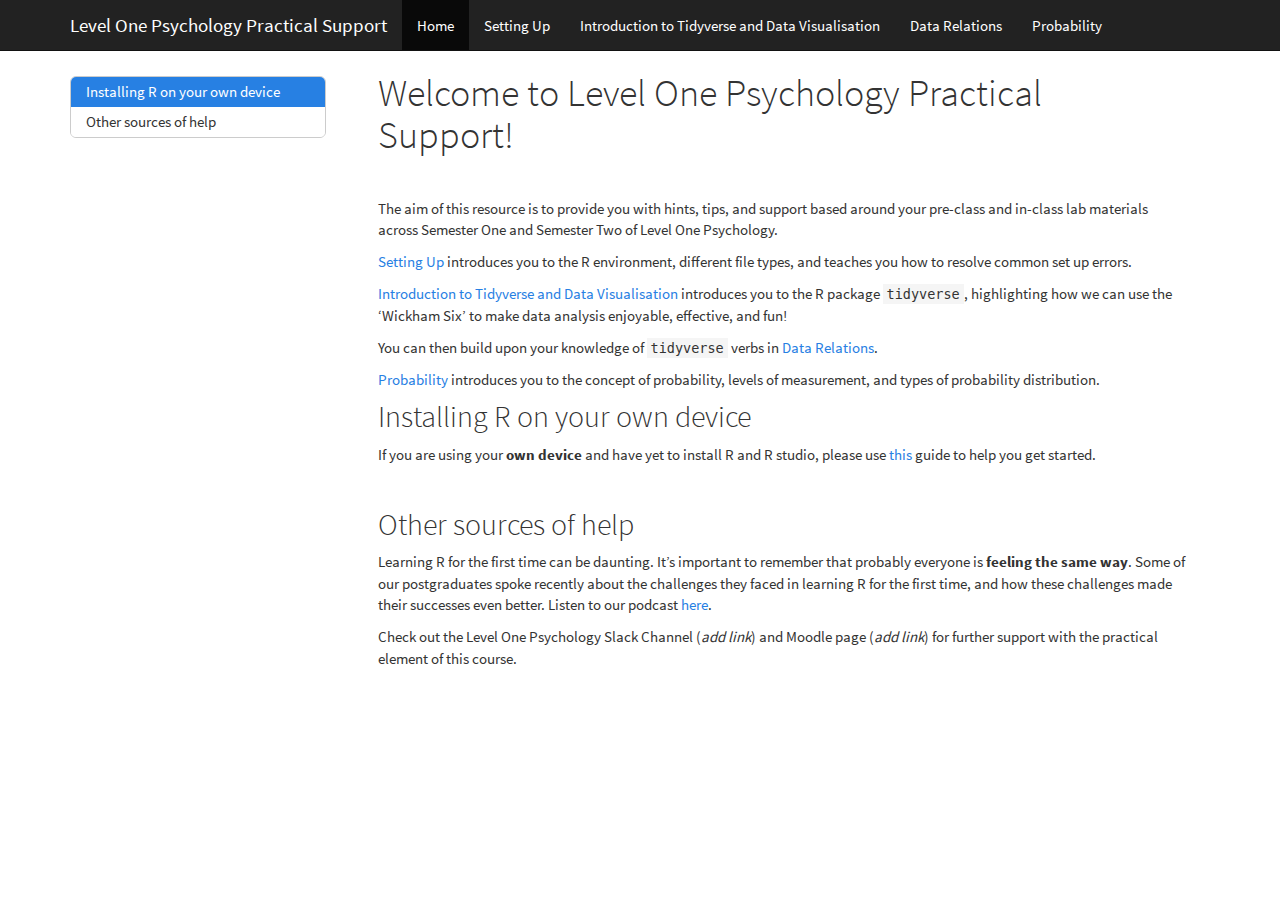
<file: index.html>
<!DOCTYPE html>

<html xmlns="http://www.w3.org/1999/xhtml">

<head>

<meta charset="utf-8" />
<meta http-equiv="Content-Type" content="text/html; charset=utf-8" />
<meta name="generator" content="pandoc" />




<title>Welcome to Level One Psychology Practical Support!</title>

<script src="site_libs/jquery-1.11.3/jquery.min.js"></script>
<meta name="viewport" content="width=device-width, initial-scale=1" />
<link href="site_libs/bootstrap-3.3.5/css/cosmo.min.css" rel="stylesheet" />
<script src="site_libs/bootstrap-3.3.5/js/bootstrap.min.js"></script>
<script src="site_libs/bootstrap-3.3.5/shim/html5shiv.min.js"></script>
<script src="site_libs/bootstrap-3.3.5/shim/respond.min.js"></script>
<script src="site_libs/jqueryui-1.11.4/jquery-ui.min.js"></script>
<link href="site_libs/tocify-1.9.1/jquery.tocify.css" rel="stylesheet" />
<script src="site_libs/tocify-1.9.1/jquery.tocify.js"></script>
<script src="site_libs/navigation-1.1/tabsets.js"></script>
<link href="site_libs/highlightjs-9.12.0/default.css" rel="stylesheet" />
<script src="site_libs/highlightjs-9.12.0/highlight.js"></script>

<style type="text/css">code{white-space: pre;}</style>
<style type="text/css">
  pre:not([class]) {
    background-color: white;
  }
</style>
<script type="text/javascript">
if (window.hljs) {
  hljs.configure({languages: []});
  hljs.initHighlightingOnLoad();
  if (document.readyState && document.readyState === "complete") {
    window.setTimeout(function() { hljs.initHighlighting(); }, 0);
  }
}
</script>



<style type="text/css">
h1 {
  font-size: 34px;
}
h1.title {
  font-size: 38px;
}
h2 {
  font-size: 30px;
}
h3 {
  font-size: 24px;
}
h4 {
  font-size: 18px;
}
h5 {
  font-size: 16px;
}
h6 {
  font-size: 12px;
}
.table th:not([align]) {
  text-align: left;
}
</style>

<link rel="stylesheet" href="webex.css" type="text/css" />



<style type = "text/css">
.main-container {
  max-width: 940px;
  margin-left: auto;
  margin-right: auto;
}
code {
  color: inherit;
  background-color: rgba(0, 0, 0, 0.04);
}
img {
  max-width:100%;
  height: auto;
}
.tabbed-pane {
  padding-top: 12px;
}
.html-widget {
  margin-bottom: 20px;
}
button.code-folding-btn:focus {
  outline: none;
}
summary {
  display: list-item;
}
</style>


<style type="text/css">
/* padding for bootstrap navbar */
body {
  padding-top: 51px;
  padding-bottom: 40px;
}
/* offset scroll position for anchor links (for fixed navbar)  */
.section h1 {
  padding-top: 56px;
  margin-top: -56px;
}
.section h2 {
  padding-top: 56px;
  margin-top: -56px;
}
.section h3 {
  padding-top: 56px;
  margin-top: -56px;
}
.section h4 {
  padding-top: 56px;
  margin-top: -56px;
}
.section h5 {
  padding-top: 56px;
  margin-top: -56px;
}
.section h6 {
  padding-top: 56px;
  margin-top: -56px;
}
.dropdown-submenu {
  position: relative;
}
.dropdown-submenu>.dropdown-menu {
  top: 0;
  left: 100%;
  margin-top: -6px;
  margin-left: -1px;
  border-radius: 0 6px 6px 6px;
}
.dropdown-submenu:hover>.dropdown-menu {
  display: block;
}
.dropdown-submenu>a:after {
  display: block;
  content: " ";
  float: right;
  width: 0;
  height: 0;
  border-color: transparent;
  border-style: solid;
  border-width: 5px 0 5px 5px;
  border-left-color: #cccccc;
  margin-top: 5px;
  margin-right: -10px;
}
.dropdown-submenu:hover>a:after {
  border-left-color: #ffffff;
}
.dropdown-submenu.pull-left {
  float: none;
}
.dropdown-submenu.pull-left>.dropdown-menu {
  left: -100%;
  margin-left: 10px;
  border-radius: 6px 0 6px 6px;
}
</style>

<script>
// manage active state of menu based on current page
$(document).ready(function () {
  // active menu anchor
  href = window.location.pathname
  href = href.substr(href.lastIndexOf('/') + 1)
  if (href === "")
    href = "index.html";
  var menuAnchor = $('a[href="' + href + '"]');

  // mark it active
  menuAnchor.parent().addClass('active');

  // if it's got a parent navbar menu mark it active as well
  menuAnchor.closest('li.dropdown').addClass('active');
});
</script>

<!-- tabsets -->

<style type="text/css">
.tabset-dropdown > .nav-tabs {
  display: inline-table;
  max-height: 500px;
  min-height: 44px;
  overflow-y: auto;
  background: white;
  border: 1px solid #ddd;
  border-radius: 4px;
}

.tabset-dropdown > .nav-tabs > li.active:before {
  content: "";
  font-family: 'Glyphicons Halflings';
  display: inline-block;
  padding: 10px;
  border-right: 1px solid #ddd;
}

.tabset-dropdown > .nav-tabs.nav-tabs-open > li.active:before {
  content: "&#xe258;";
  border: none;
}

.tabset-dropdown > .nav-tabs.nav-tabs-open:before {
  content: "";
  font-family: 'Glyphicons Halflings';
  display: inline-block;
  padding: 10px;
  border-right: 1px solid #ddd;
}

.tabset-dropdown > .nav-tabs > li.active {
  display: block;
}

.tabset-dropdown > .nav-tabs > li > a,
.tabset-dropdown > .nav-tabs > li > a:focus,
.tabset-dropdown > .nav-tabs > li > a:hover {
  border: none;
  display: inline-block;
  border-radius: 4px;
}

.tabset-dropdown > .nav-tabs.nav-tabs-open > li {
  display: block;
  float: none;
}

.tabset-dropdown > .nav-tabs > li {
  display: none;
}
</style>

<script>
$(document).ready(function () {
  window.buildTabsets("TOC");
});

$(document).ready(function () {
  $('.tabset-dropdown > .nav-tabs > li').click(function () {
    $(this).parent().toggleClass('nav-tabs-open')
  });
});
</script>

<!-- code folding -->



<script>
$(document).ready(function ()  {

    // move toc-ignore selectors from section div to header
    $('div.section.toc-ignore')
        .removeClass('toc-ignore')
        .children('h1,h2,h3,h4,h5').addClass('toc-ignore');

    // establish options
    var options = {
      selectors: "h1,h2,h3",
      theme: "bootstrap3",
      context: '.toc-content',
      hashGenerator: function (text) {
        return text.replace(/[.\\/?&!#<>]/g, '').replace(/\s/g, '_').toLowerCase();
      },
      ignoreSelector: ".toc-ignore",
      scrollTo: 0
    };
    options.showAndHide = true;
    options.smoothScroll = true;

    // tocify
    var toc = $("#TOC").tocify(options).data("toc-tocify");
});
</script>

<style type="text/css">

#TOC {
  margin: 25px 0px 20px 0px;
}
@media (max-width: 768px) {
#TOC {
  position: relative;
  width: 100%;
}
}


.toc-content {
  padding-left: 30px;
  padding-right: 40px;
}

div.main-container {
  max-width: 1200px;
}

div.tocify {
  width: 20%;
  max-width: 260px;
  max-height: 85%;
}

@media (min-width: 768px) and (max-width: 991px) {
  div.tocify {
    width: 25%;
  }
}

@media (max-width: 767px) {
  div.tocify {
    width: 100%;
    max-width: none;
  }
}

.tocify ul, .tocify li {
  line-height: 20px;
}

.tocify-subheader .tocify-item {
  font-size: 0.90em;
}

.tocify .list-group-item {
  border-radius: 0px;
}


</style>



</head>

<body>


<div class="container-fluid main-container">


<!-- setup 3col/9col grid for toc_float and main content  -->
<div class="row-fluid">
<div class="col-xs-12 col-sm-4 col-md-3">
<div id="TOC" class="tocify">
</div>
</div>

<div class="toc-content col-xs-12 col-sm-8 col-md-9">




<div class="navbar navbar-default  navbar-fixed-top" role="navigation">
  <div class="container">
    <div class="navbar-header">
      <button type="button" class="navbar-toggle collapsed" data-toggle="collapse" data-target="#navbar">
        <span class="icon-bar"></span>
        <span class="icon-bar"></span>
        <span class="icon-bar"></span>
      </button>
      <a class="navbar-brand" href="index.html">Level One Psychology Practical Support</a>
    </div>
    <div id="navbar" class="navbar-collapse collapse">
      <ul class="nav navbar-nav">
        <li>
  <a href="index.html">Home</a>
</li>
<li>
  <a href="Setting_up.html">Setting Up</a>
</li>
<li>
  <a href="Intro_Tidyverse.html">Introduction to Tidyverse and Data Visualisation</a>
</li>
<li>
  <a href="Data_Relations.html">Data Relations</a>
</li>
<li>
  <a href="Probability_Dist.html">Probability</a>
</li>
      </ul>
      <ul class="nav navbar-nav navbar-right">
        
      </ul>
    </div><!--/.nav-collapse -->
  </div><!--/.container -->
</div><!--/.navbar -->

<div class="fluid-row" id="header">



<h1 class="title toc-ignore">Welcome to Level One Psychology Practical Support!</h1>

</div>


<p><br></p>
<p>The aim of this resource is to provide you with hints, tips, and support based around your pre-class and in-class lab materials across Semester One and Semester Two of Level One Psychology.</p>
<p><a href="Setting_up.html">Setting Up</a> introduces you to the R environment, different file types, and teaches you how to resolve common set up errors.</p>
<p><a href="Intro_Tidyverse.html">Introduction to Tidyverse and Data Visualisation</a> introduces you to the R package <code>tidyverse</code>, highlighting how we can use the ‘Wickham Six’ to make data analysis enjoyable, effective, and fun!</p>
<p>You can then build upon your knowledge of <code>tidyverse</code> verbs in <a href="Data_Relations.html">Data Relations</a>.</p>
<p><a href="Probability_Dist.html">Probability</a> introduces you to the concept of probability, levels of measurement, and types of probability distribution.</p>
<div id="installing-r-on-your-own-device" class="section level2">
<h2>Installing R on your own device</h2>
<p>If you are using your <strong>own device</strong> and have yet to install R and R studio, please use <a href="https://psyteachr.github.io/hack-your-data/r_instructions.html">this</a> guide to help you get started.</p>
<p><br></p>
</div>
<div id="other-sources-of-help" class="section level2">
<h2>Other sources of help</h2>
<p>Learning R for the first time can be daunting. It’s important to remember that probably everyone is <strong>feeling the same way</strong>. Some of our postgraduates spoke recently about the challenges they faced in learning R for the first time, and how these challenges made their successes even better. Listen to our podcast <a href="https://psyteachr.github.io/hack-your-data/podcast.html">here</a>.</p>
<p>Check out the Level One Psychology Slack Channel (<em>add link</em>) and Moodle page (<em>add link</em>) for further support with the practical element of this course.</p>
</div>

<script>

/* update total correct if #total_correct exists */
update_total_correct = function() {
  if (t = document.getElementById("total_correct")) {
    t.innerHTML =
      document.getElementsByClassName("correct").length + " of " +
      document.getElementsByClassName("solveme").length + " correct";
  }
}

/* solution button toggling function */
b_func = function() {
  var cl = this.parentElement.classList;
  if (cl.contains('open')) {
    cl.remove("open");
  } else {
    cl.add("open");
  }
}

/* function for checking solveme answers */
solveme_func = function(e) {
  var real_answers = JSON.parse(this.dataset.answer);
  var my_answer = this.value;
  var cl = this.classList;
  if (cl.contains("ignorecase")) {
    my_answer = my_answer.toLowerCase();
  }
  if (cl.contains("nospaces")) {
    my_answer = my_answer.replace(/ /g, "");
  }
  
  if (my_answer !== "" & real_answers.includes(my_answer)) {
    cl.add("correct");
  } else {
    cl.remove("correct");
  }
  update_total_correct();
}

window.onload = function() {
  /* set up solution buttons */
  var buttons = document.getElementsByTagName("button");

  for (var i = 0; i < buttons.length; i++) {
    if (buttons[i].parentElement.classList.contains('solution')) {
      buttons[i].onclick = b_func;
    }
  }
  
  /* set up solveme inputs */
  var solveme = document.getElementsByClassName("solveme");

  for (var i = 0; i < solveme.length; i++) {
    /* make sure input boxes don't auto-anything */
    solveme[i].setAttribute("autocomplete","off");
    solveme[i].setAttribute("autocorrect", "off");
    solveme[i].setAttribute("autocapitalize", "off"); 
    solveme[i].setAttribute("spellcheck", "false");
    solveme[i].value = "";
    
    /* adjust answer for ignorecase or nospaces */
    var cl = solveme[i].classList;
    var real_answer = solveme[i].dataset.answer;
    if (cl.contains("ignorecase")) {
      real_answer = real_answer.toLowerCase();
    }
    if (cl.contains("nospaces")) {
      real_answer = real_answer.replace(/ /g, "");
    }
    solveme[i].dataset.answer = real_answer;
    
    /* attach checking function */
    solveme[i].onkeyup = solveme_func;
    solveme[i].onchange = solveme_func;
  }
  
  update_total_correct();
}

</script>


</div>
</div>

</div>

<script>

// add bootstrap table styles to pandoc tables
function bootstrapStylePandocTables() {
  $('tr.header').parent('thead').parent('table').addClass('table table-condensed');
}
$(document).ready(function () {
  bootstrapStylePandocTables();
});


</script>

<!-- dynamically load mathjax for compatibility with self-contained -->
<script>
  (function () {
    var script = document.createElement("script");
    script.type = "text/javascript";
    script.src  = "https://mathjax.rstudio.com/latest/MathJax.js?config=TeX-AMS-MML_HTMLorMML";
    document.getElementsByTagName("head")[0].appendChild(script);
  })();
</script>

</body>
</html>
</file>
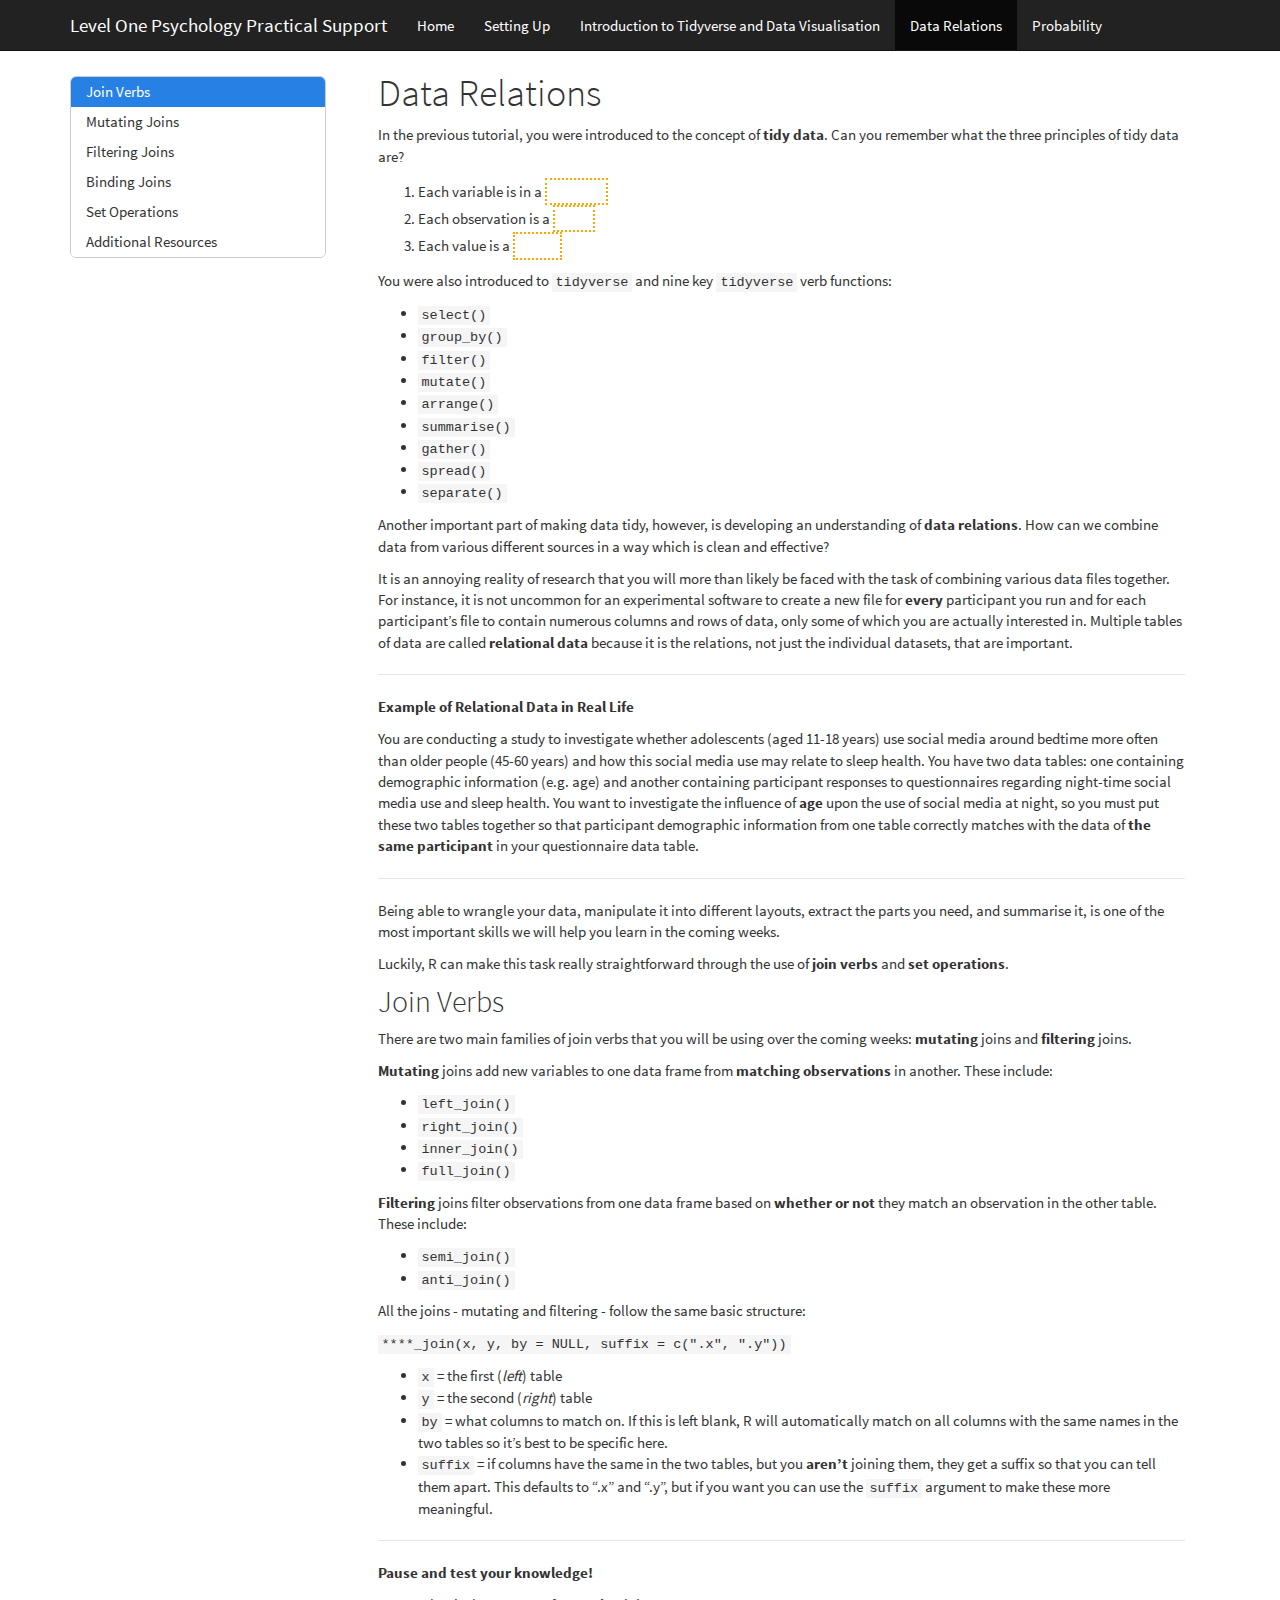
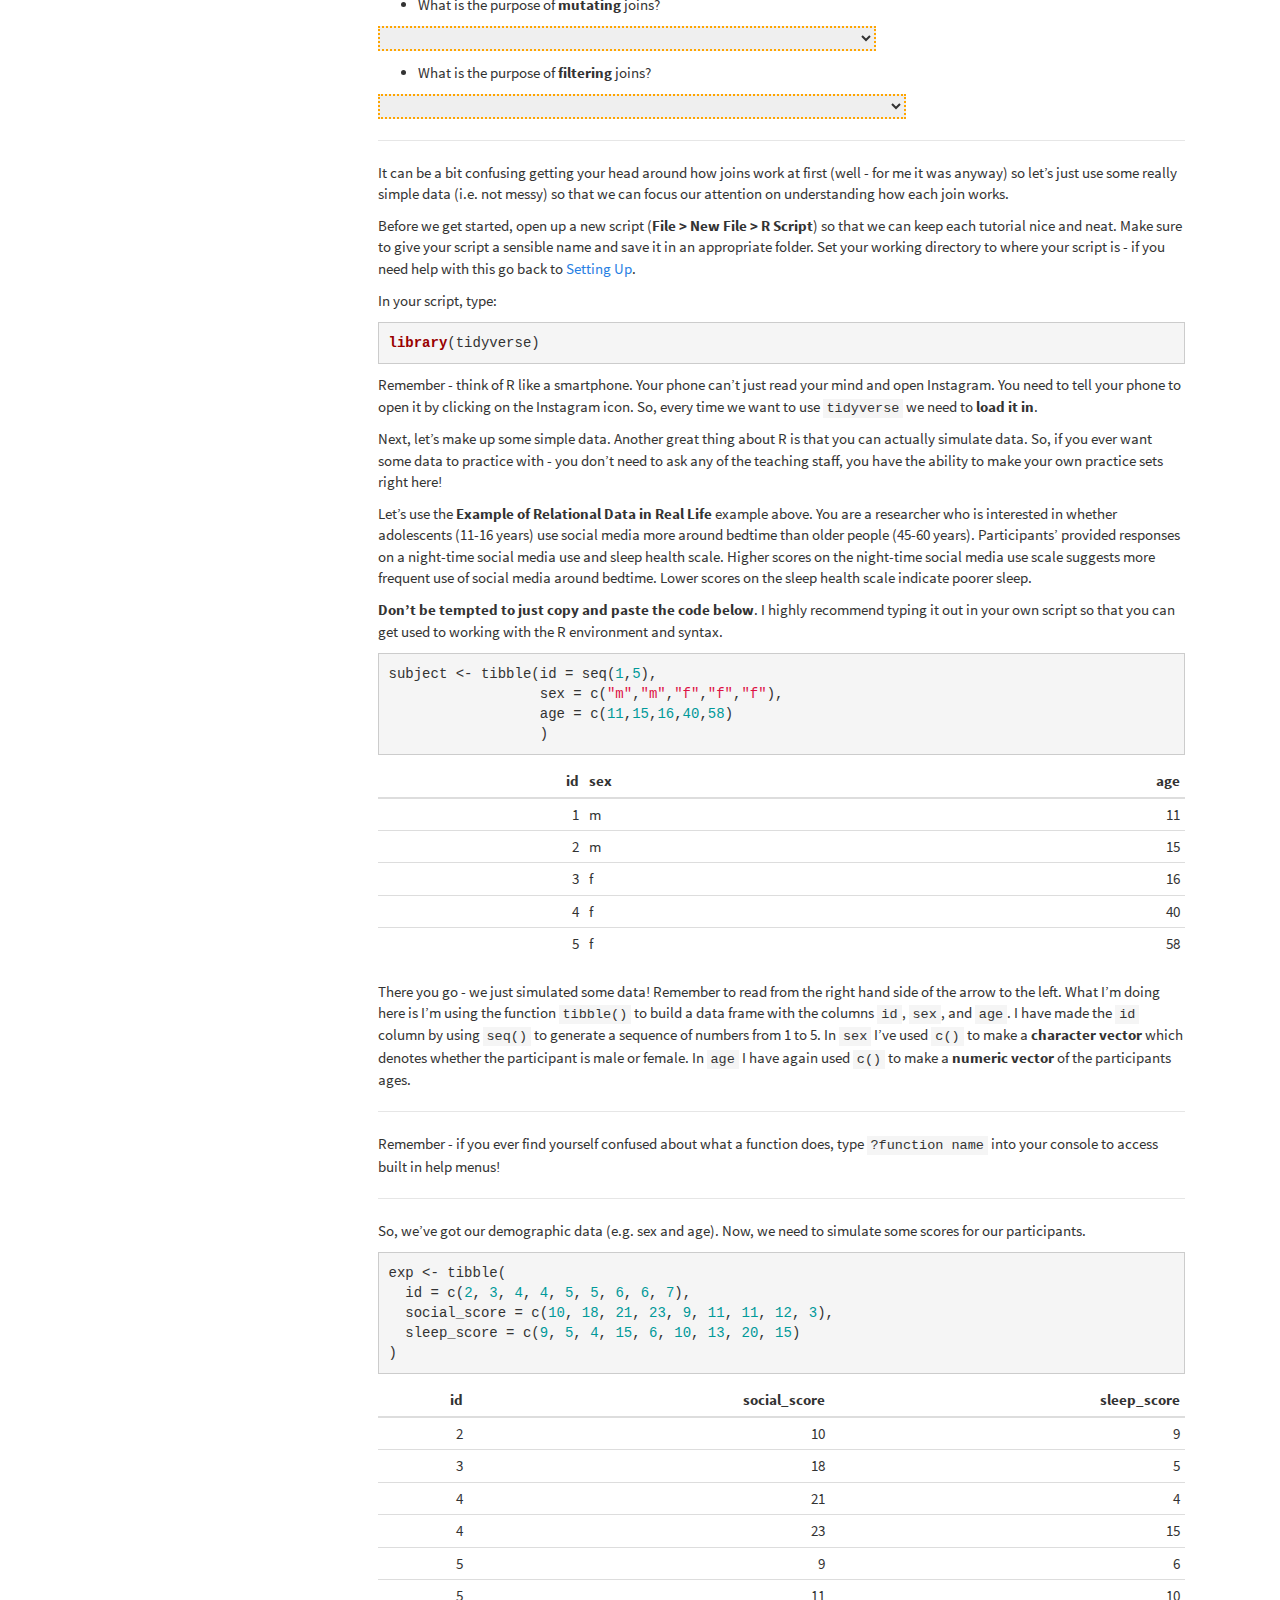
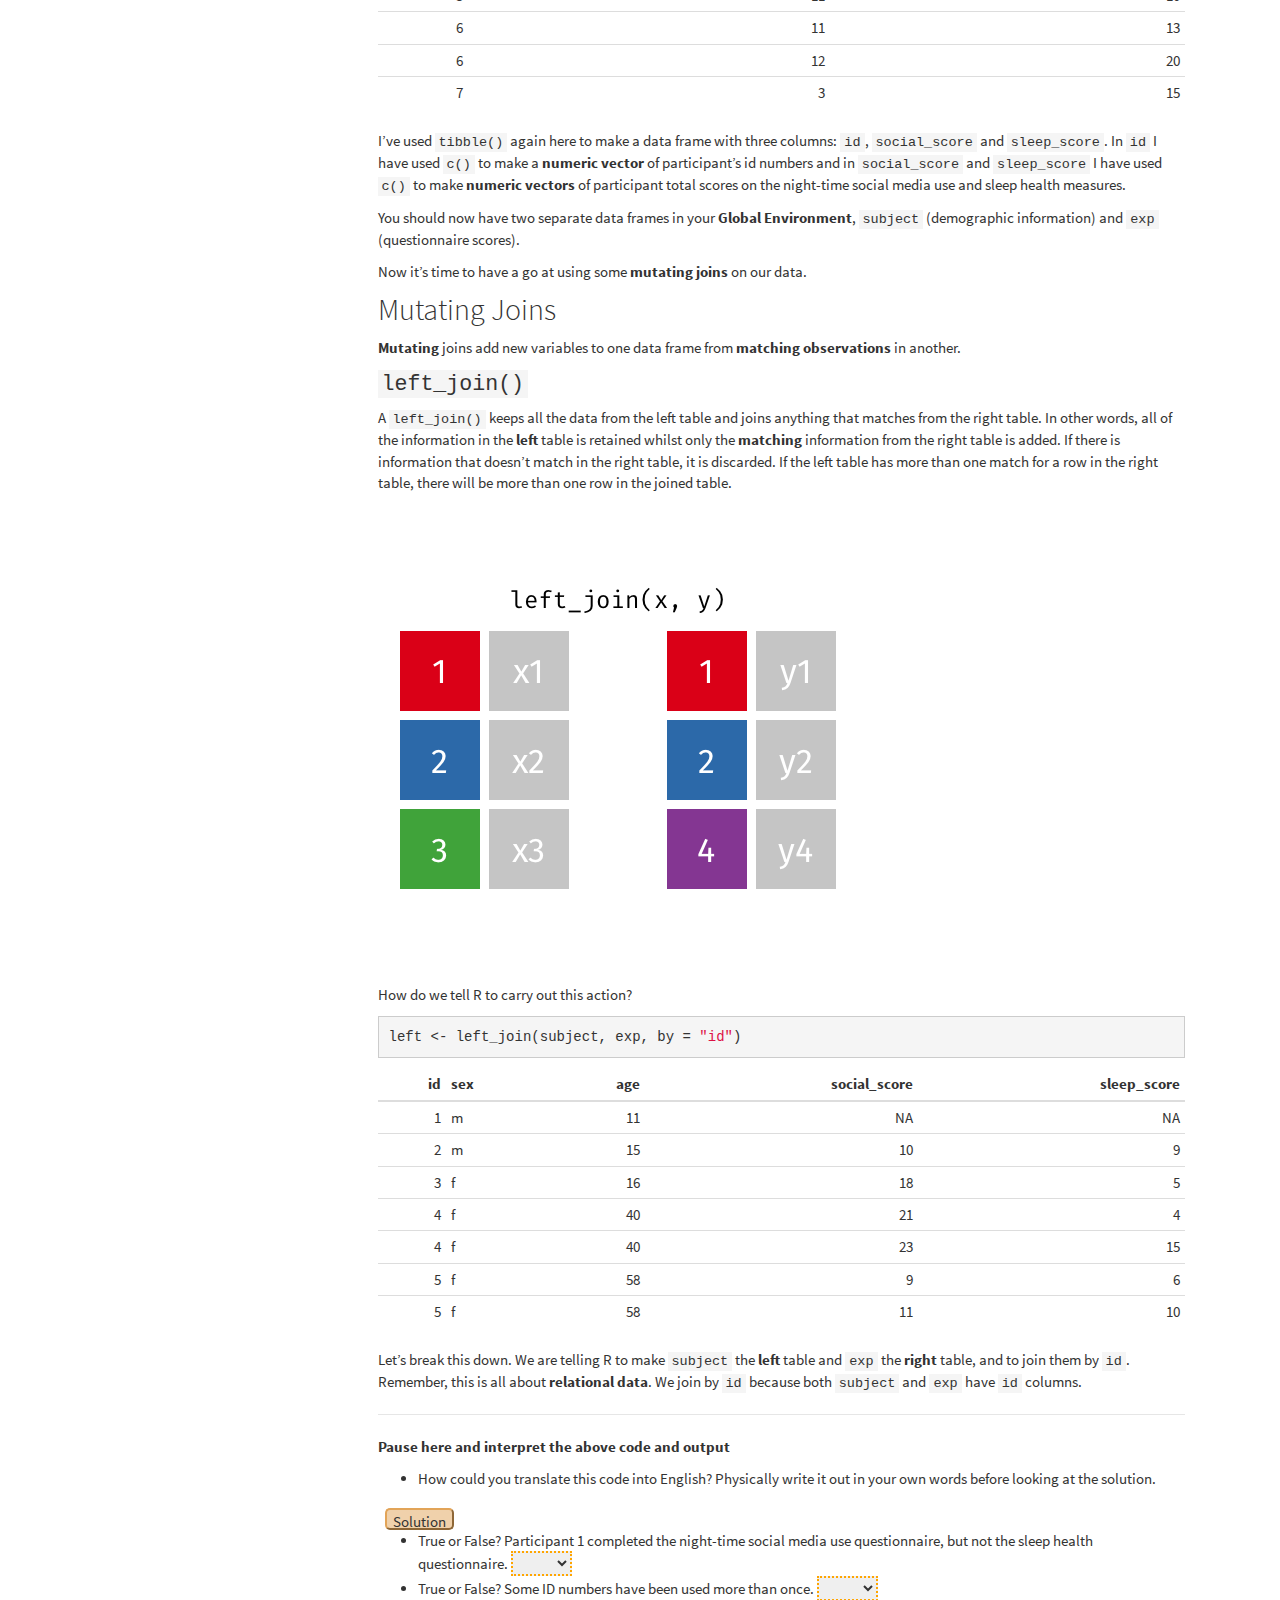
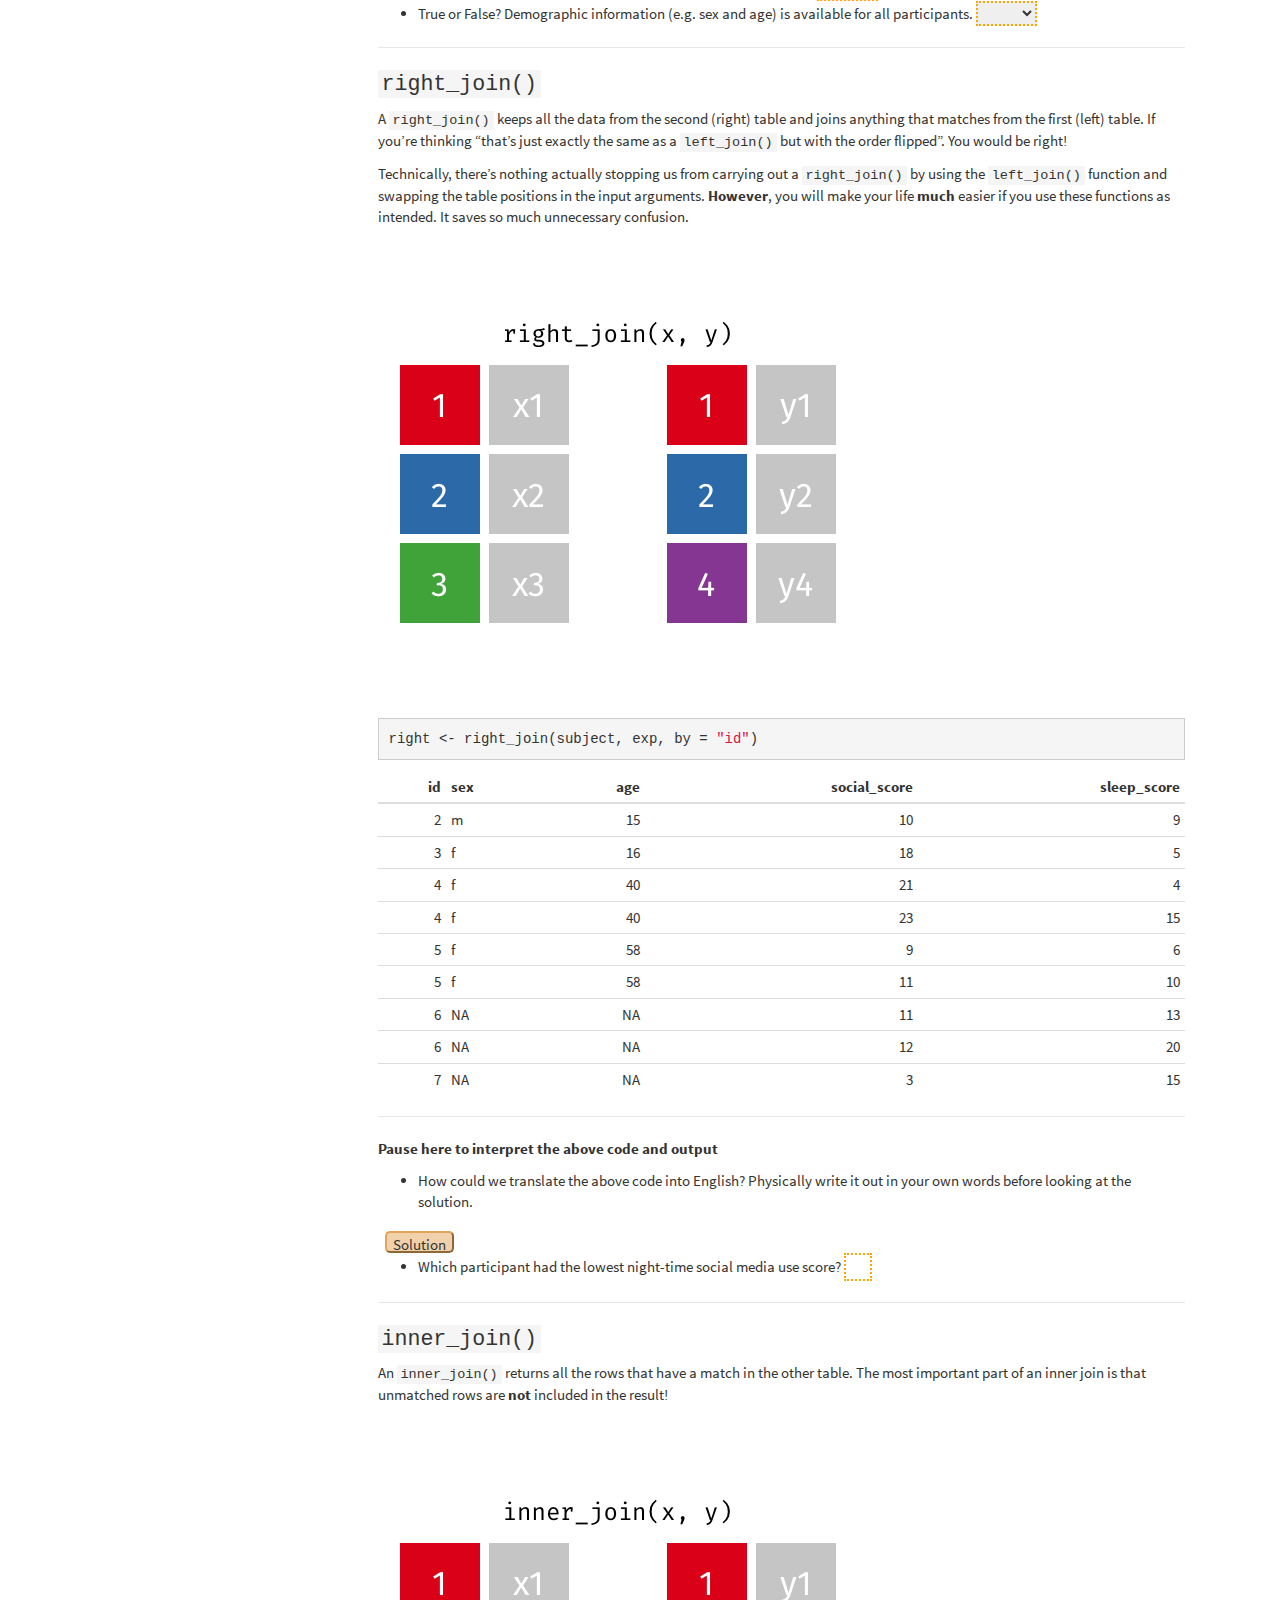
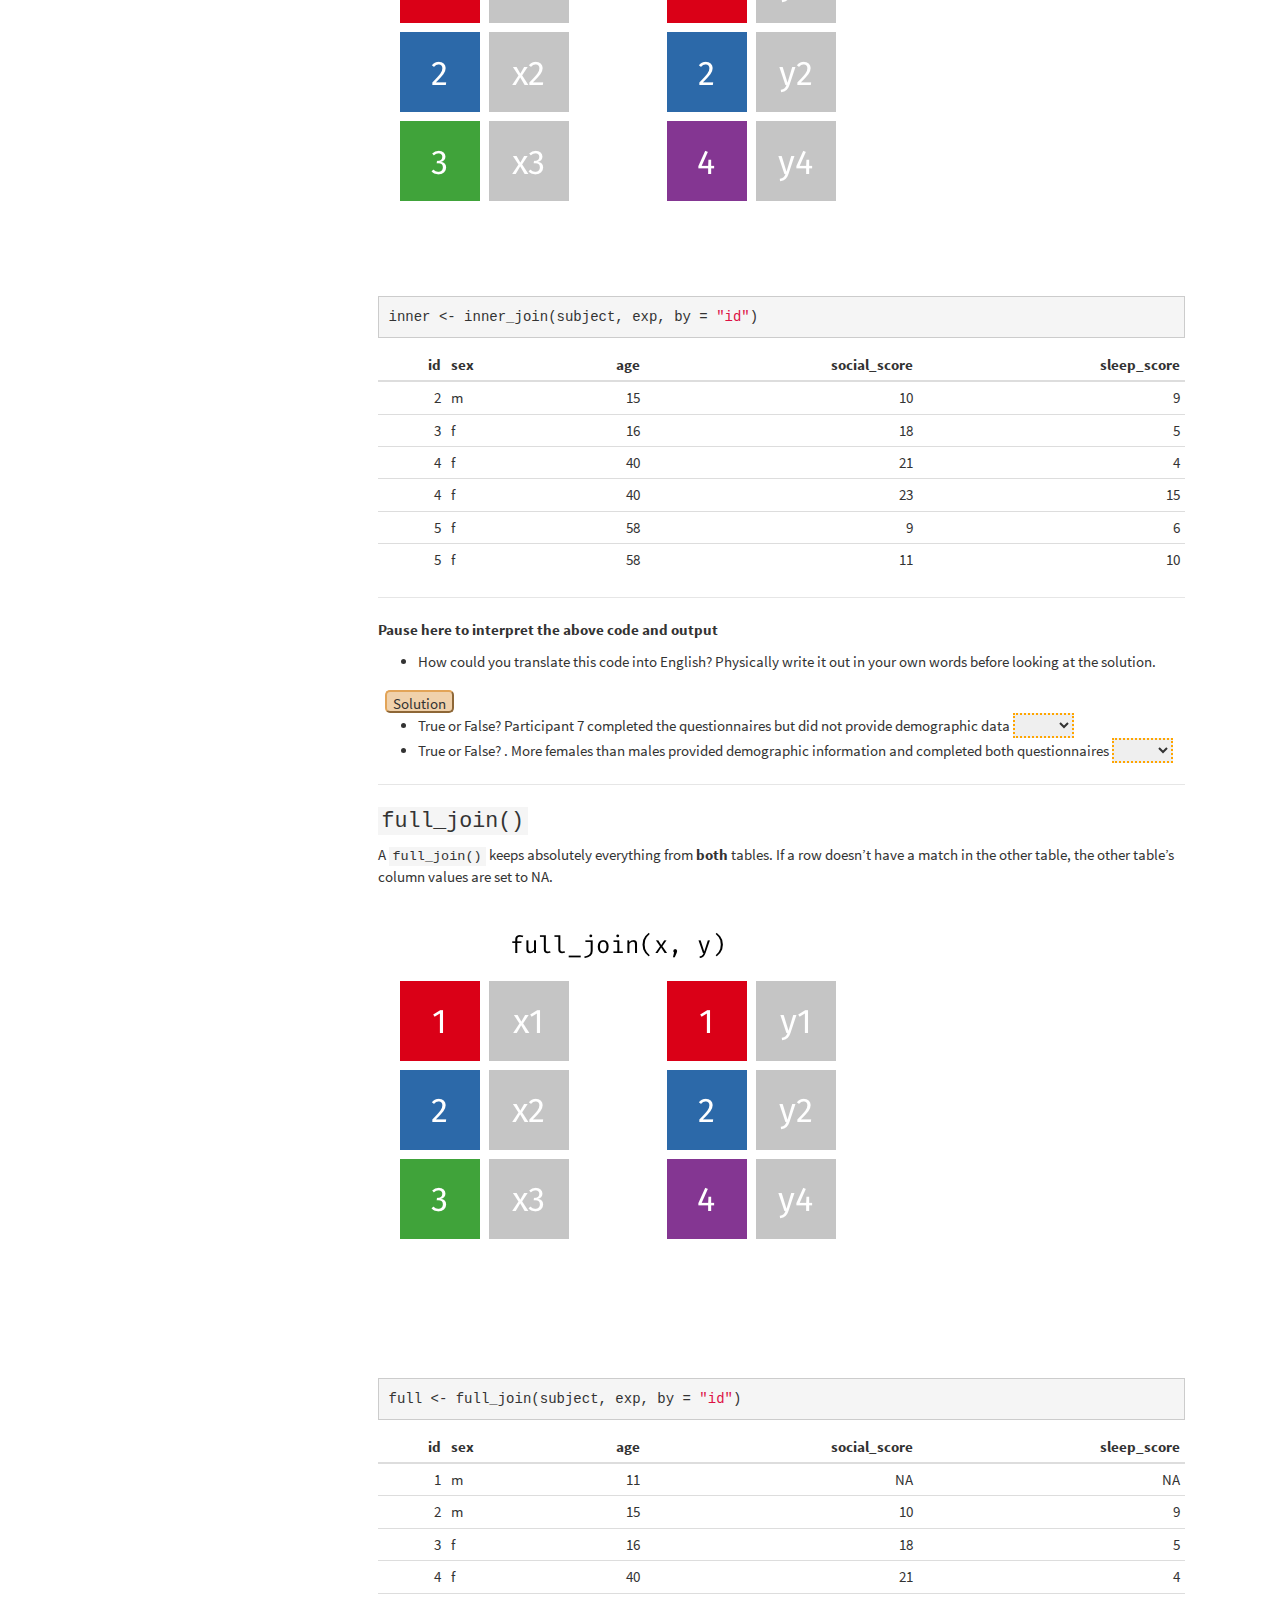
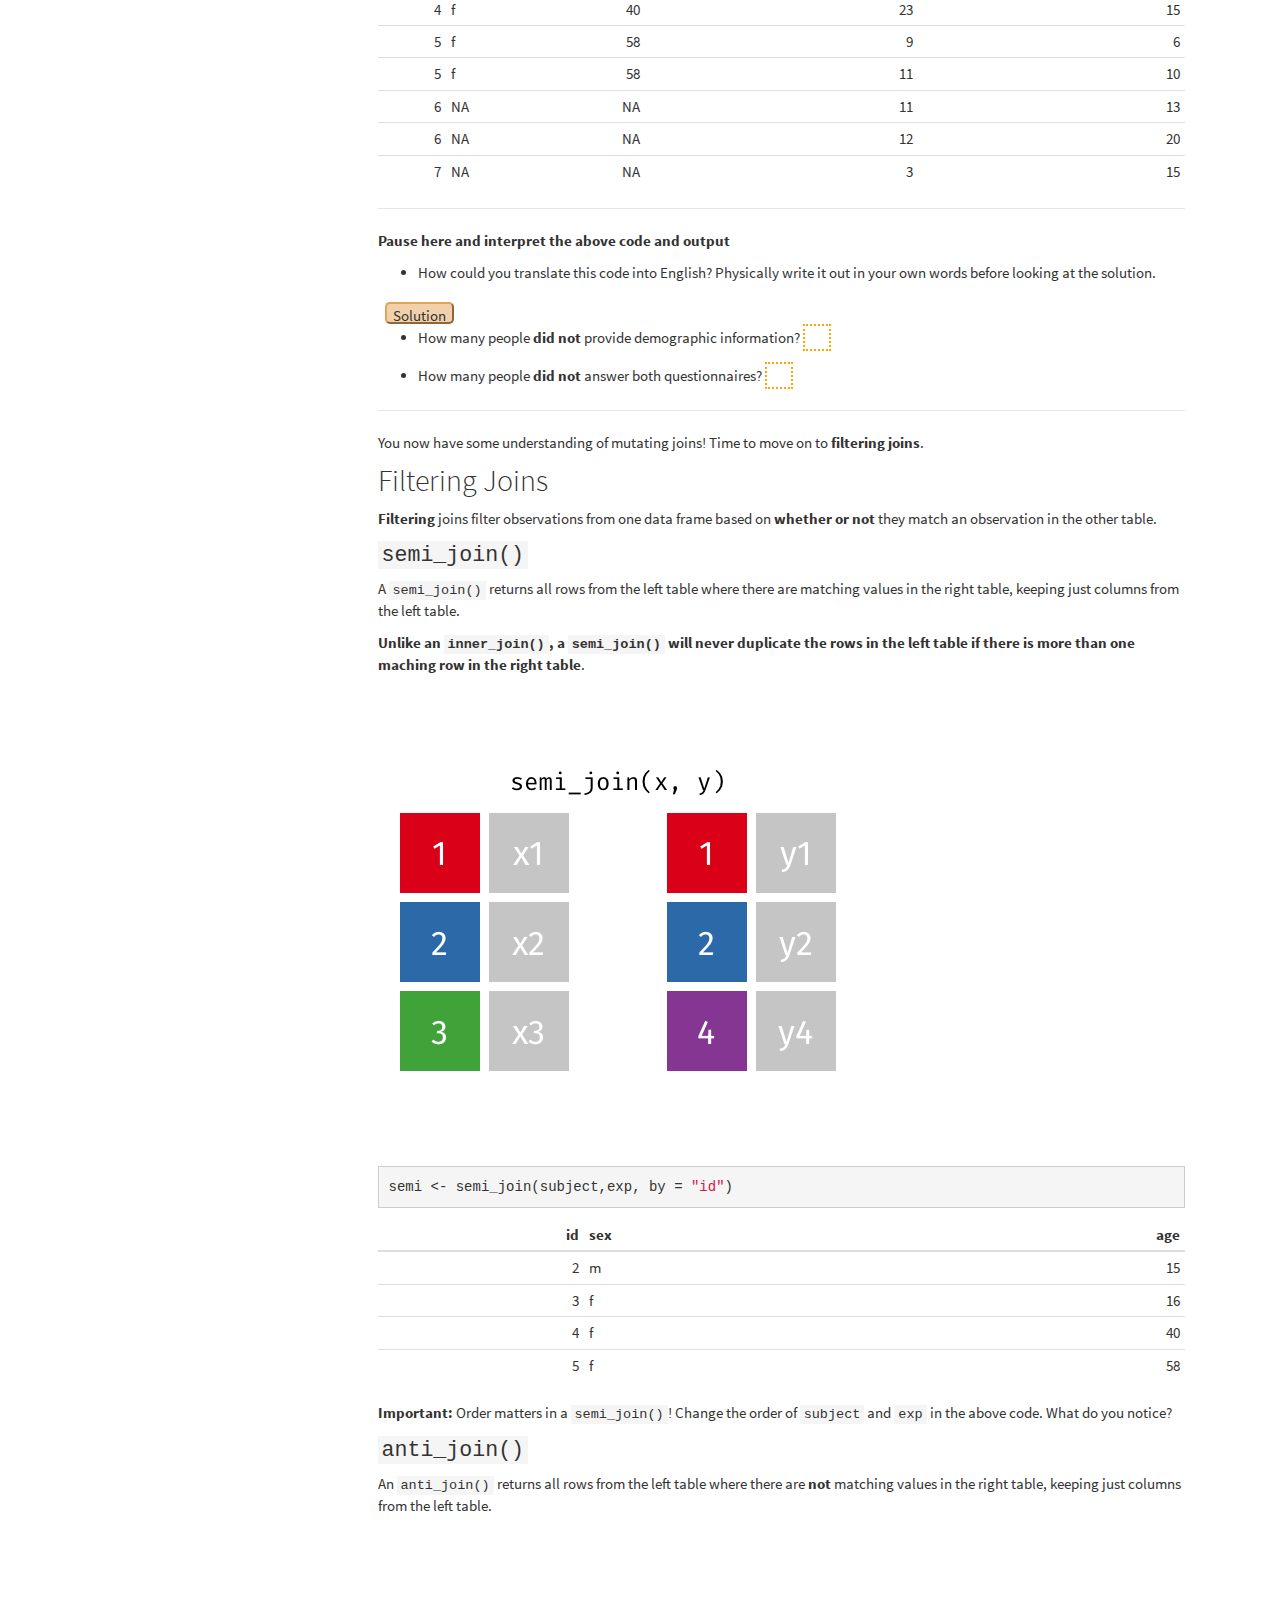
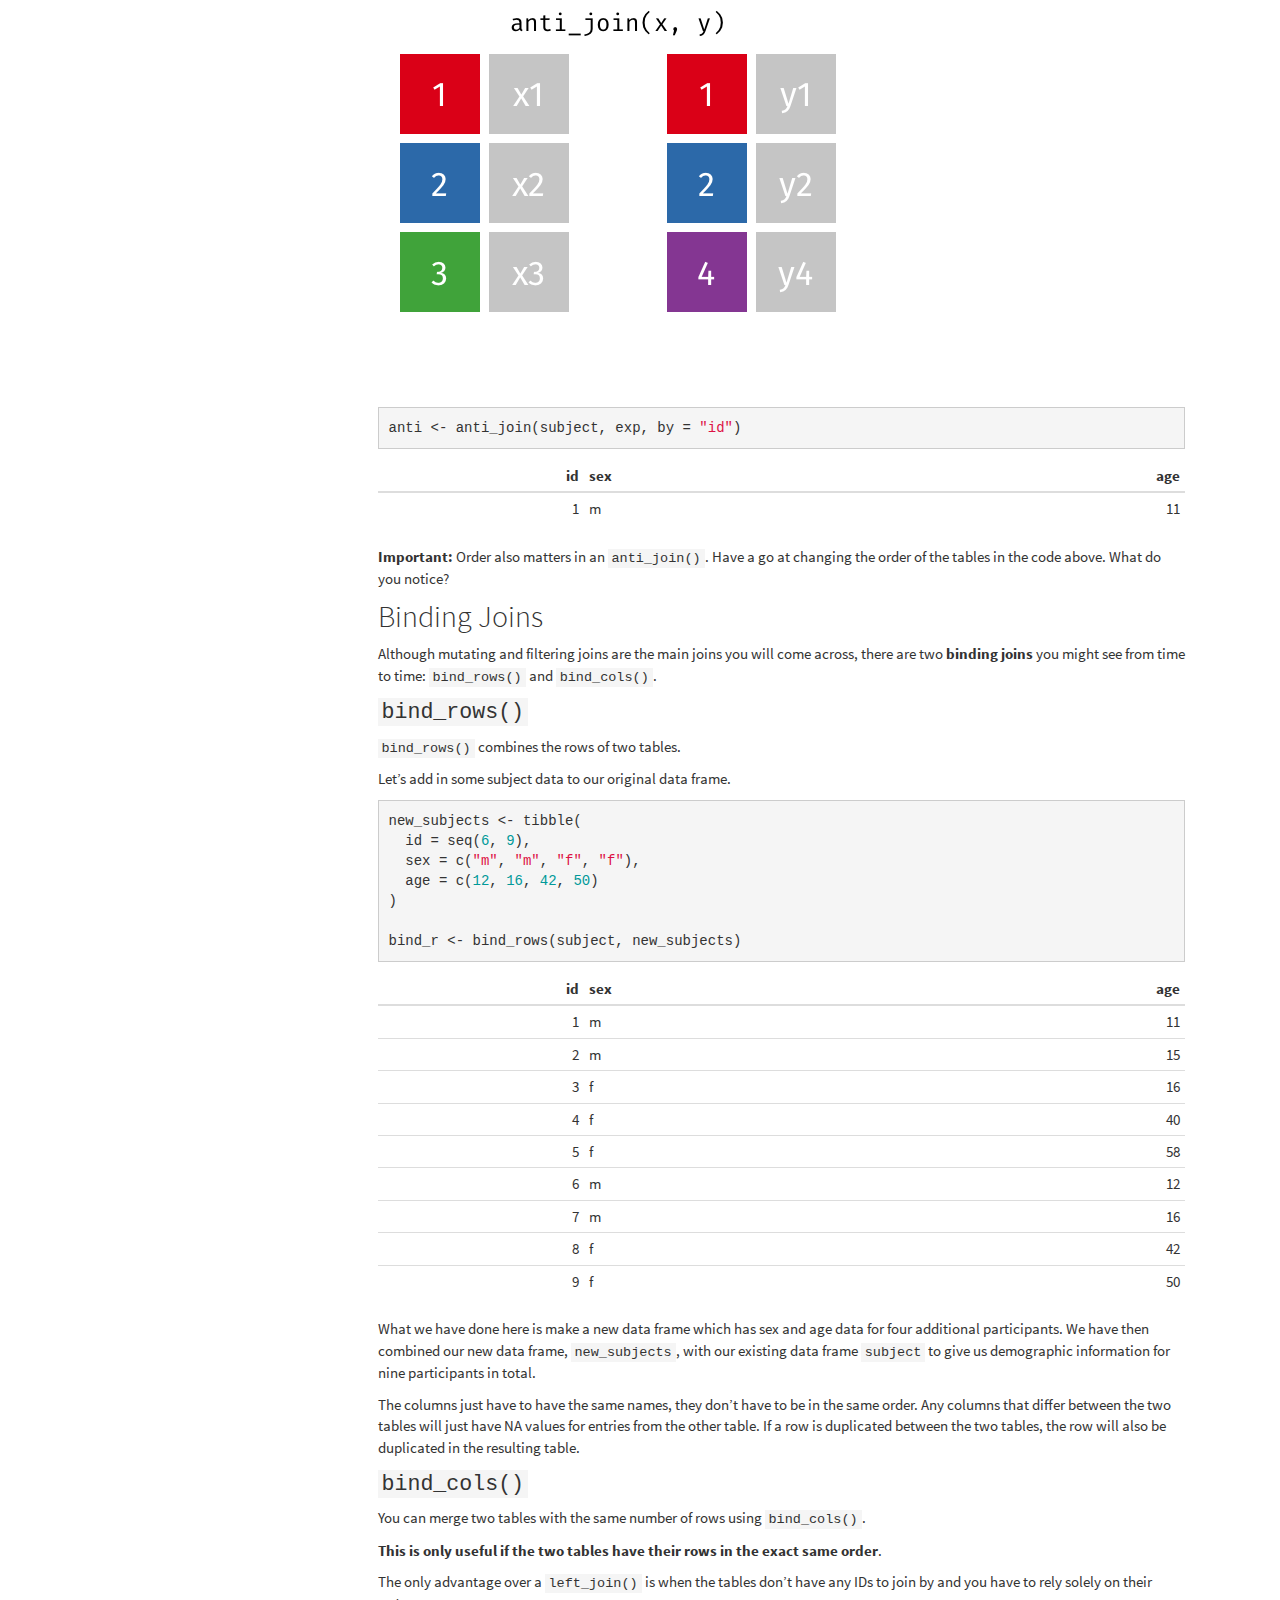
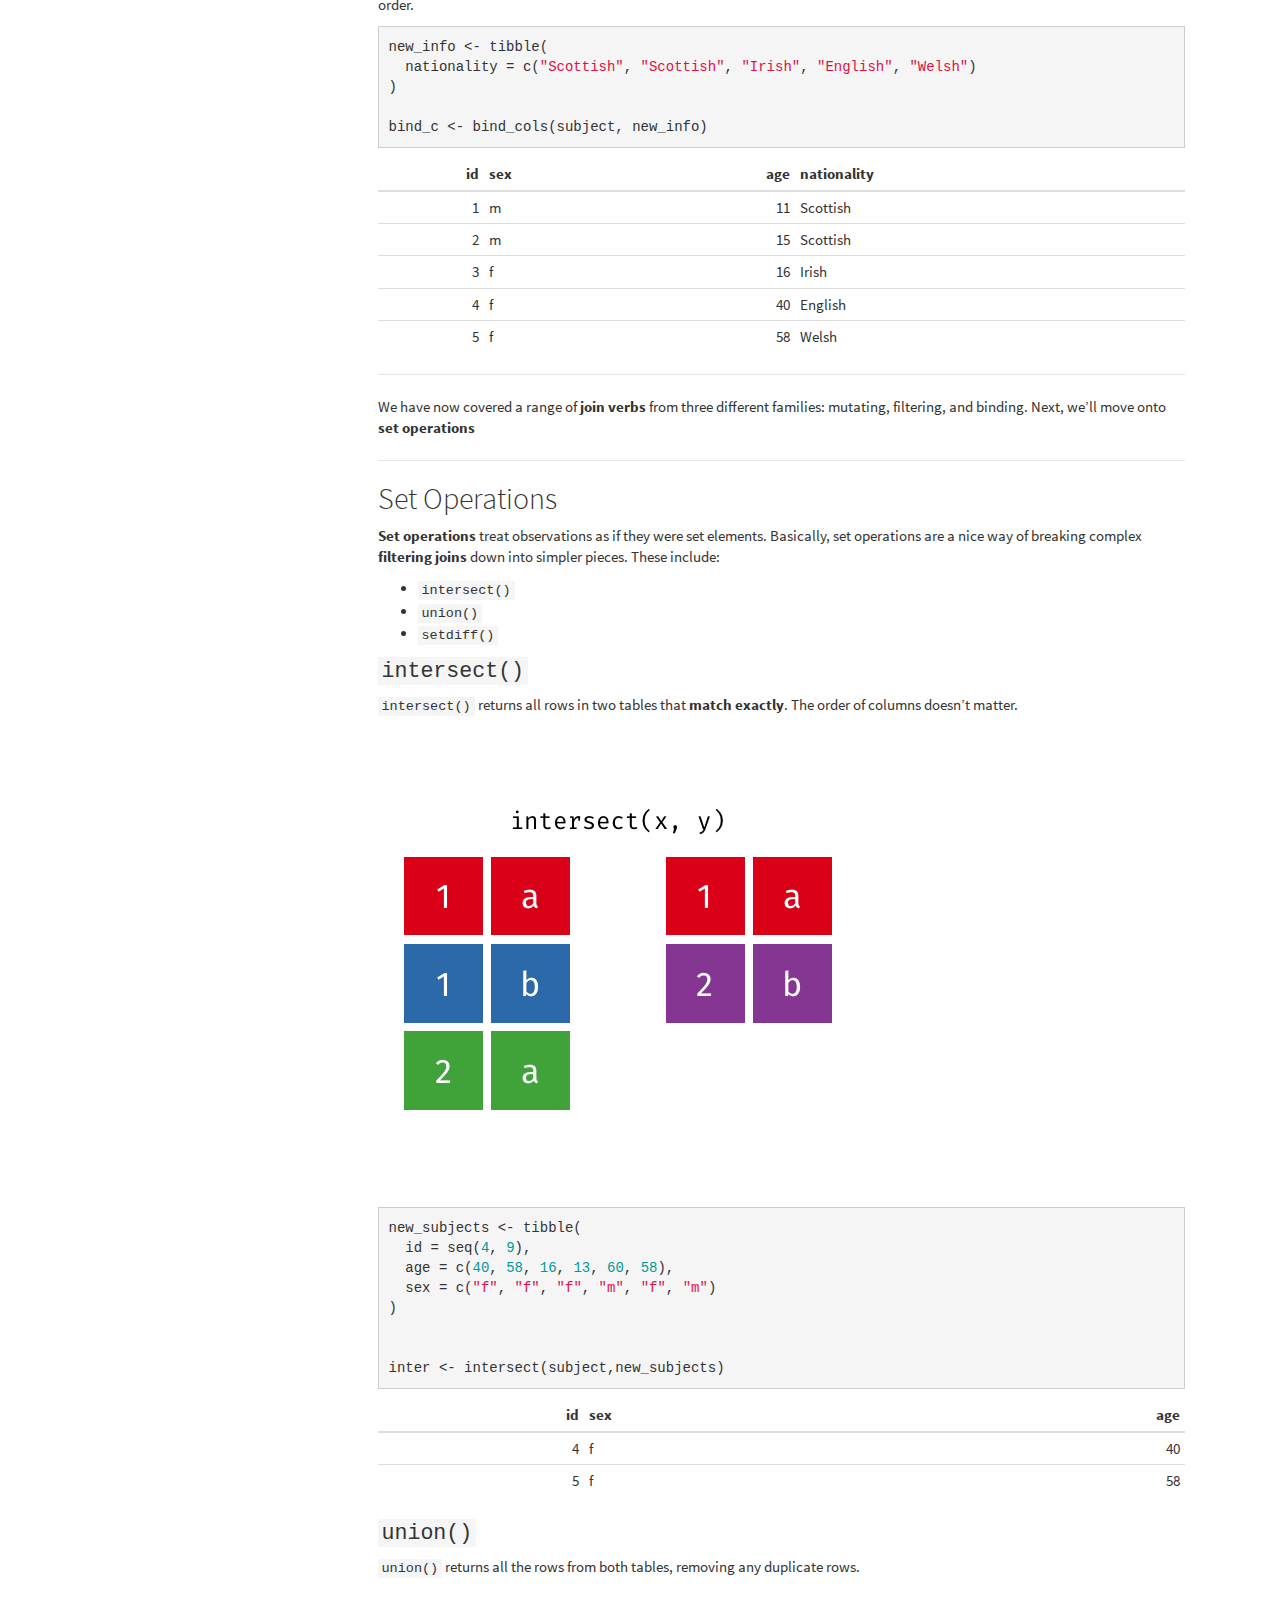
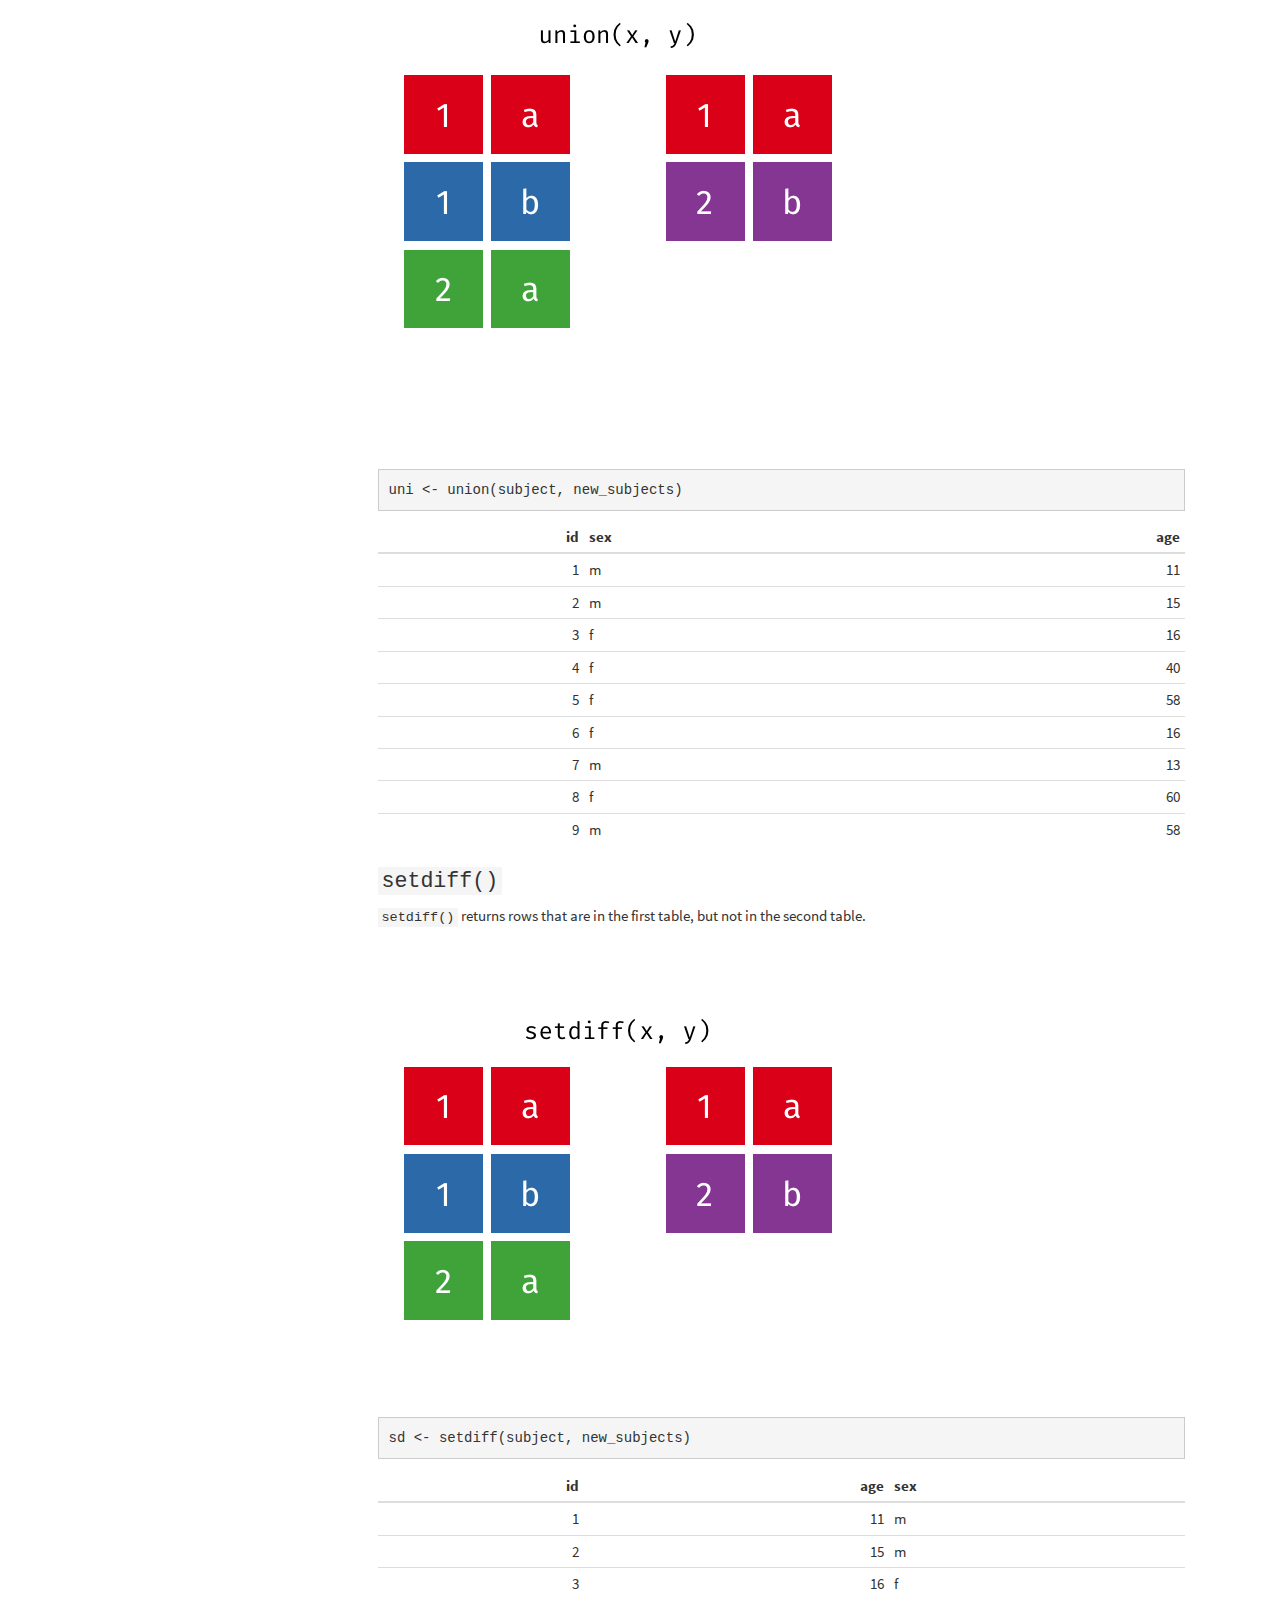
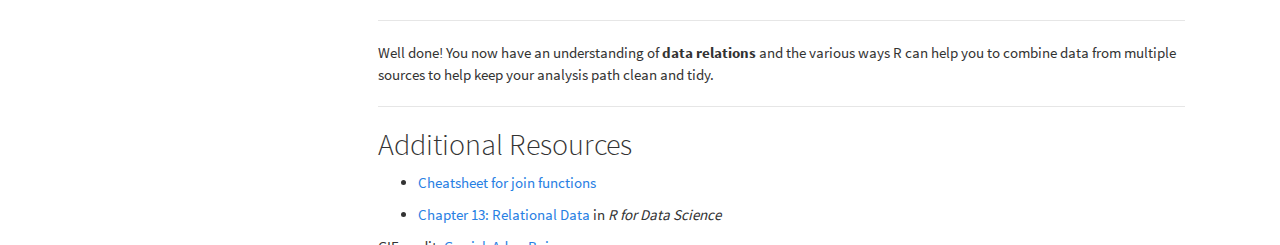
<file: Data_Relations.html>
<!DOCTYPE html>

<html xmlns="http://www.w3.org/1999/xhtml">

<head>

<meta charset="utf-8" />
<meta http-equiv="Content-Type" content="text/html; charset=utf-8" />
<meta name="generator" content="pandoc" />




<title>Data Relations</title>

<script src="site_libs/jquery-1.11.3/jquery.min.js"></script>
<meta name="viewport" content="width=device-width, initial-scale=1" />
<link href="site_libs/bootstrap-3.3.5/css/cosmo.min.css" rel="stylesheet" />
<script src="site_libs/bootstrap-3.3.5/js/bootstrap.min.js"></script>
<script src="site_libs/bootstrap-3.3.5/shim/html5shiv.min.js"></script>
<script src="site_libs/bootstrap-3.3.5/shim/respond.min.js"></script>
<script src="site_libs/jqueryui-1.11.4/jquery-ui.min.js"></script>
<link href="site_libs/tocify-1.9.1/jquery.tocify.css" rel="stylesheet" />
<script src="site_libs/tocify-1.9.1/jquery.tocify.js"></script>
<script src="site_libs/navigation-1.1/tabsets.js"></script>
<link href="site_libs/highlightjs-9.12.0/default.css" rel="stylesheet" />
<script src="site_libs/highlightjs-9.12.0/highlight.js"></script>

<style type="text/css">code{white-space: pre;}</style>
<style type="text/css">
  pre:not([class]) {
    background-color: white;
  }
</style>
<script type="text/javascript">
if (window.hljs) {
  hljs.configure({languages: []});
  hljs.initHighlightingOnLoad();
  if (document.readyState && document.readyState === "complete") {
    window.setTimeout(function() { hljs.initHighlighting(); }, 0);
  }
}
</script>



<style type="text/css">
h1 {
  font-size: 34px;
}
h1.title {
  font-size: 38px;
}
h2 {
  font-size: 30px;
}
h3 {
  font-size: 24px;
}
h4 {
  font-size: 18px;
}
h5 {
  font-size: 16px;
}
h6 {
  font-size: 12px;
}
.table th:not([align]) {
  text-align: left;
}
</style>

<link rel="stylesheet" href="webex.css" type="text/css" />



<style type = "text/css">
.main-container {
  max-width: 940px;
  margin-left: auto;
  margin-right: auto;
}
code {
  color: inherit;
  background-color: rgba(0, 0, 0, 0.04);
}
img {
  max-width:100%;
  height: auto;
}
.tabbed-pane {
  padding-top: 12px;
}
.html-widget {
  margin-bottom: 20px;
}
button.code-folding-btn:focus {
  outline: none;
}
summary {
  display: list-item;
}
</style>


<style type="text/css">
/* padding for bootstrap navbar */
body {
  padding-top: 51px;
  padding-bottom: 40px;
}
/* offset scroll position for anchor links (for fixed navbar)  */
.section h1 {
  padding-top: 56px;
  margin-top: -56px;
}
.section h2 {
  padding-top: 56px;
  margin-top: -56px;
}
.section h3 {
  padding-top: 56px;
  margin-top: -56px;
}
.section h4 {
  padding-top: 56px;
  margin-top: -56px;
}
.section h5 {
  padding-top: 56px;
  margin-top: -56px;
}
.section h6 {
  padding-top: 56px;
  margin-top: -56px;
}
.dropdown-submenu {
  position: relative;
}
.dropdown-submenu>.dropdown-menu {
  top: 0;
  left: 100%;
  margin-top: -6px;
  margin-left: -1px;
  border-radius: 0 6px 6px 6px;
}
.dropdown-submenu:hover>.dropdown-menu {
  display: block;
}
.dropdown-submenu>a:after {
  display: block;
  content: " ";
  float: right;
  width: 0;
  height: 0;
  border-color: transparent;
  border-style: solid;
  border-width: 5px 0 5px 5px;
  border-left-color: #cccccc;
  margin-top: 5px;
  margin-right: -10px;
}
.dropdown-submenu:hover>a:after {
  border-left-color: #ffffff;
}
.dropdown-submenu.pull-left {
  float: none;
}
.dropdown-submenu.pull-left>.dropdown-menu {
  left: -100%;
  margin-left: 10px;
  border-radius: 6px 0 6px 6px;
}
</style>

<script>
// manage active state of menu based on current page
$(document).ready(function () {
  // active menu anchor
  href = window.location.pathname
  href = href.substr(href.lastIndexOf('/') + 1)
  if (href === "")
    href = "index.html";
  var menuAnchor = $('a[href="' + href + '"]');

  // mark it active
  menuAnchor.parent().addClass('active');

  // if it's got a parent navbar menu mark it active as well
  menuAnchor.closest('li.dropdown').addClass('active');
});
</script>

<!-- tabsets -->

<style type="text/css">
.tabset-dropdown > .nav-tabs {
  display: inline-table;
  max-height: 500px;
  min-height: 44px;
  overflow-y: auto;
  background: white;
  border: 1px solid #ddd;
  border-radius: 4px;
}

.tabset-dropdown > .nav-tabs > li.active:before {
  content: "";
  font-family: 'Glyphicons Halflings';
  display: inline-block;
  padding: 10px;
  border-right: 1px solid #ddd;
}

.tabset-dropdown > .nav-tabs.nav-tabs-open > li.active:before {
  content: "&#xe258;";
  border: none;
}

.tabset-dropdown > .nav-tabs.nav-tabs-open:before {
  content: "";
  font-family: 'Glyphicons Halflings';
  display: inline-block;
  padding: 10px;
  border-right: 1px solid #ddd;
}

.tabset-dropdown > .nav-tabs > li.active {
  display: block;
}

.tabset-dropdown > .nav-tabs > li > a,
.tabset-dropdown > .nav-tabs > li > a:focus,
.tabset-dropdown > .nav-tabs > li > a:hover {
  border: none;
  display: inline-block;
  border-radius: 4px;
}

.tabset-dropdown > .nav-tabs.nav-tabs-open > li {
  display: block;
  float: none;
}

.tabset-dropdown > .nav-tabs > li {
  display: none;
}
</style>

<script>
$(document).ready(function () {
  window.buildTabsets("TOC");
});

$(document).ready(function () {
  $('.tabset-dropdown > .nav-tabs > li').click(function () {
    $(this).parent().toggleClass('nav-tabs-open')
  });
});
</script>

<!-- code folding -->



<script>
$(document).ready(function ()  {

    // move toc-ignore selectors from section div to header
    $('div.section.toc-ignore')
        .removeClass('toc-ignore')
        .children('h1,h2,h3,h4,h5').addClass('toc-ignore');

    // establish options
    var options = {
      selectors: "h1,h2,h3",
      theme: "bootstrap3",
      context: '.toc-content',
      hashGenerator: function (text) {
        return text.replace(/[.\\/?&!#<>]/g, '').replace(/\s/g, '_').toLowerCase();
      },
      ignoreSelector: ".toc-ignore",
      scrollTo: 0
    };
    options.showAndHide = true;
    options.smoothScroll = true;

    // tocify
    var toc = $("#TOC").tocify(options).data("toc-tocify");
});
</script>

<style type="text/css">

#TOC {
  margin: 25px 0px 20px 0px;
}
@media (max-width: 768px) {
#TOC {
  position: relative;
  width: 100%;
}
}


.toc-content {
  padding-left: 30px;
  padding-right: 40px;
}

div.main-container {
  max-width: 1200px;
}

div.tocify {
  width: 20%;
  max-width: 260px;
  max-height: 85%;
}

@media (min-width: 768px) and (max-width: 991px) {
  div.tocify {
    width: 25%;
  }
}

@media (max-width: 767px) {
  div.tocify {
    width: 100%;
    max-width: none;
  }
}

.tocify ul, .tocify li {
  line-height: 20px;
}

.tocify-subheader .tocify-item {
  font-size: 0.90em;
}

.tocify .list-group-item {
  border-radius: 0px;
}


</style>



</head>

<body>


<div class="container-fluid main-container">


<!-- setup 3col/9col grid for toc_float and main content  -->
<div class="row-fluid">
<div class="col-xs-12 col-sm-4 col-md-3">
<div id="TOC" class="tocify">
</div>
</div>

<div class="toc-content col-xs-12 col-sm-8 col-md-9">




<div class="navbar navbar-default  navbar-fixed-top" role="navigation">
  <div class="container">
    <div class="navbar-header">
      <button type="button" class="navbar-toggle collapsed" data-toggle="collapse" data-target="#navbar">
        <span class="icon-bar"></span>
        <span class="icon-bar"></span>
        <span class="icon-bar"></span>
      </button>
      <a class="navbar-brand" href="index.html">Level One Psychology Practical Support</a>
    </div>
    <div id="navbar" class="navbar-collapse collapse">
      <ul class="nav navbar-nav">
        <li>
  <a href="index.html">Home</a>
</li>
<li>
  <a href="Setting_up.html">Setting Up</a>
</li>
<li>
  <a href="Intro_Tidyverse.html">Introduction to Tidyverse and Data Visualisation</a>
</li>
<li>
  <a href="Data_Relations.html">Data Relations</a>
</li>
<li>
  <a href="Probability_Dist.html">Probability</a>
</li>
      </ul>
      <ul class="nav navbar-nav navbar-right">
        
      </ul>
    </div><!--/.nav-collapse -->
  </div><!--/.container -->
</div><!--/.navbar -->

<div class="fluid-row" id="header">



<h1 class="title toc-ignore">Data Relations</h1>

</div>


<p>In the previous tutorial, you were introduced to the concept of <strong>tidy data</strong>. Can you remember what the three principles of tidy data are?</p>
<ol style="list-style-type: decimal">
<li>Each variable is in a <input class='solveme nospaces' size='6' data-answer='["column"]'/></li>
<li>Each observation is a <input class='solveme nospaces' size='3' data-answer='["row"]'/></li>
<li>Each value is a <input class='solveme nospaces' size='4' data-answer='["cell"]'/></li>
</ol>
<p>You were also introduced to <code>tidyverse</code> and nine key <code>tidyverse</code> verb functions:</p>
<ul>
<li><code>select()</code></li>
<li><code>group_by()</code></li>
<li><code>filter()</code></li>
<li><code>mutate()</code></li>
<li><code>arrange()</code></li>
<li><code>summarise()</code></li>
<li><code>gather()</code></li>
<li><code>spread()</code></li>
<li><code>separate()</code></li>
</ul>
<p>Another important part of making data tidy, however, is developing an understanding of <strong>data relations</strong>. How can we combine data from various different sources in a way which is clean and effective?</p>
<p>It is an annoying reality of research that you will more than likely be faced with the task of combining various data files together. For instance, it is not uncommon for an experimental software to create a new file for <strong>every</strong> participant you run and for each participant’s file to contain numerous columns and rows of data, only some of which you are actually interested in. Multiple tables of data are called <strong>relational data</strong> because it is the relations, not just the individual datasets, that are important.</p>
<hr />
<p><strong>Example of Relational Data in Real Life</strong></p>
<p>You are conducting a study to investigate whether adolescents (aged 11-18 years) use social media around bedtime more often than older people (45-60 years) and how this social media use may relate to sleep health. You have two data tables: one containing demographic information (e.g. age) and another containing participant responses to questionnaires regarding night-time social media use and sleep health. You want to investigate the influence of <strong>age</strong> upon the use of social media at night, so you must put these two tables together so that participant demographic information from one table correctly matches with the data of <strong>the same participant</strong> in your questionnaire data table.</p>
<hr />
<p>Being able to wrangle your data, manipulate it into different layouts, extract the parts you need, and summarise it, is one of the most important skills we will help you learn in the coming weeks.</p>
<p>Luckily, R can make this task really straightforward through the use of <strong>join verbs</strong> and <strong>set operations</strong>.</p>
<div id="join-verbs" class="section level2">
<h2>Join Verbs</h2>
<p>There are two main families of join verbs that you will be using over the coming weeks: <strong>mutating</strong> joins and <strong>filtering</strong> joins.</p>
<p><strong>Mutating</strong> joins add new variables to one data frame from <strong>matching observations</strong> in another. These include:</p>
<ul>
<li><code>left_join()</code></li>
<li><code>right_join()</code></li>
<li><code>inner_join()</code></li>
<li><code>full_join()</code></li>
</ul>
<p><strong>Filtering</strong> joins filter observations from one data frame based on <strong>whether or not</strong> they match an observation in the other table. These include:</p>
<ul>
<li><code>semi_join()</code></li>
<li><code>anti_join()</code></li>
</ul>
<p>All the joins - mutating and filtering - follow the same basic structure:</p>
<p><code>****_join(x, y, by = NULL, suffix = c(&quot;.x&quot;, &quot;.y&quot;))</code></p>
<ul>
<li><code>x</code> = the first (<em>left</em>) table</li>
<li><code>y</code> = the second (<em>right</em>) table</li>
<li><code>by</code> = what columns to match on. If this is left blank, R will automatically match on all columns with the same names in the two tables so it’s best to be specific here.</li>
<li><code>suffix</code> = if columns have the same in the two tables, but you <strong>aren’t</strong> joining them, they get a suffix so that you can tell them apart. This defaults to “.x” and “.y”, but if you want you can use the <code>suffix</code> argument to make these more meaningful.</li>
</ul>
<hr />
<p><strong>Pause and test your knowledge!</strong></p>
<ul>
<li>What is the purpose of <strong>mutating</strong> joins?</li>
</ul>
<p><select class='solveme' data-answer='["adds new variables to a data frame by finding a match in another data frame"]'> <option></option> <option>adds new variables to a data frame by finding a match in another data frame</option> <option>conditionally adds information to a data frame</option> <option>binds rows of tables together</option></select></p>
<ul>
<li>What is the purpose of <strong>filtering</strong> joins?</li>
</ul>
<p><select class='solveme' data-answer='["conditionally adds information to a data frame"]'> <option></option> <option>adds new variables to the a data frame by finding a match in the other data frame</option> <option>conditionally adds information to a data frame</option> <option>binds rows of tables together</option></select></p>
<hr />
<p>It can be a bit confusing getting your head around how joins work at first (well - for me it was anyway) so let’s just use some really simple data (i.e. not messy) so that we can focus our attention on understanding how each join works.</p>
<p>Before we get started, open up a new script (<strong>File &gt; New File &gt; R Script</strong>) so that we can keep each tutorial nice and neat. Make sure to give your script a sensible name and save it in an appropriate folder. Set your working directory to where your script is - if you need help with this go back to <a href="Setting_up.html">Setting Up</a>.</p>
<p>In your script, type:</p>
<pre class="r"><code>library(tidyverse) </code></pre>
<p>Remember - think of R like a smartphone. Your phone can’t just read your mind and open Instagram. You need to tell your phone to open it by clicking on the Instagram icon. So, every time we want to use <code>tidyverse</code> we need to <strong>load it in</strong>.</p>
<p>Next, let’s make up some simple data. Another great thing about R is that you can actually simulate data. So, if you ever want some data to practice with - you don’t need to ask any of the teaching staff, you have the ability to make your own practice sets right here!</p>
<p>Let’s use the <strong>Example of Relational Data in Real Life</strong> example above. You are a researcher who is interested in whether adolescents (11-16 years) use social media more around bedtime than older people (45-60 years). Participants’ provided responses on a night-time social media use and sleep health scale. Higher scores on the night-time social media use scale suggests more frequent use of social media around bedtime. Lower scores on the sleep health scale indicate poorer sleep.</p>
<p><strong>Don’t be tempted to just copy and paste the code below</strong>. I highly recommend typing it out in your own script so that you can get used to working with the R environment and syntax.</p>
<pre class="r"><code>subject &lt;- tibble(id = seq(1,5),
                  sex = c(&quot;m&quot;,&quot;m&quot;,&quot;f&quot;,&quot;f&quot;,&quot;f&quot;), 
                  age = c(11,15,16,40,58)
                  )</code></pre>
<table>
<thead>
<tr class="header">
<th align="right">id</th>
<th align="left">sex</th>
<th align="right">age</th>
</tr>
</thead>
<tbody>
<tr class="odd">
<td align="right">1</td>
<td align="left">m</td>
<td align="right">11</td>
</tr>
<tr class="even">
<td align="right">2</td>
<td align="left">m</td>
<td align="right">15</td>
</tr>
<tr class="odd">
<td align="right">3</td>
<td align="left">f</td>
<td align="right">16</td>
</tr>
<tr class="even">
<td align="right">4</td>
<td align="left">f</td>
<td align="right">40</td>
</tr>
<tr class="odd">
<td align="right">5</td>
<td align="left">f</td>
<td align="right">58</td>
</tr>
</tbody>
</table>
<p>There you go - we just simulated some data! Remember to read from the right hand side of the arrow to the left. What I’m doing here is I’m using the function <code>tibble()</code> to build a data frame with the columns <code>id</code>, <code>sex</code>, and <code>age</code>. I have made the <code>id</code> column by using <code>seq()</code> to generate a sequence of numbers from 1 to 5. In <code>sex</code> I’ve used <code>c()</code> to make a <strong>character vector</strong> which denotes whether the participant is male or female. In <code>age</code> I have again used <code>c()</code> to make a <strong>numeric vector</strong> of the participants ages.</p>
<hr />
<p>Remember - if you ever find yourself confused about what a function does, type <code>?function name</code> into your console to access built in help menus!</p>
<hr />
<p>So, we’ve got our demographic data (e.g. sex and age). Now, we need to simulate some scores for our participants.</p>
<pre class="r"><code>exp &lt;- tibble(
  id = c(2, 3, 4, 4, 5, 5, 6, 6, 7),
  social_score = c(10, 18, 21, 23, 9, 11, 11, 12, 3), 
  sleep_score = c(9, 5, 4, 15, 6, 10, 13, 20, 15)
)</code></pre>
<table>
<thead>
<tr class="header">
<th align="right">id</th>
<th align="right">social_score</th>
<th align="right">sleep_score</th>
</tr>
</thead>
<tbody>
<tr class="odd">
<td align="right">2</td>
<td align="right">10</td>
<td align="right">9</td>
</tr>
<tr class="even">
<td align="right">3</td>
<td align="right">18</td>
<td align="right">5</td>
</tr>
<tr class="odd">
<td align="right">4</td>
<td align="right">21</td>
<td align="right">4</td>
</tr>
<tr class="even">
<td align="right">4</td>
<td align="right">23</td>
<td align="right">15</td>
</tr>
<tr class="odd">
<td align="right">5</td>
<td align="right">9</td>
<td align="right">6</td>
</tr>
<tr class="even">
<td align="right">5</td>
<td align="right">11</td>
<td align="right">10</td>
</tr>
<tr class="odd">
<td align="right">6</td>
<td align="right">11</td>
<td align="right">13</td>
</tr>
<tr class="even">
<td align="right">6</td>
<td align="right">12</td>
<td align="right">20</td>
</tr>
<tr class="odd">
<td align="right">7</td>
<td align="right">3</td>
<td align="right">15</td>
</tr>
</tbody>
</table>
<p>I’ve used <code>tibble()</code> again here to make a data frame with three columns: <code>id</code>, <code>social_score</code> and <code>sleep_score</code>. In <code>id</code> I have used <code>c()</code> to make a <strong>numeric vector</strong> of participant’s id numbers and in <code>social_score</code> and <code>sleep_score</code> I have used <code>c()</code> to make <strong>numeric vectors</strong> of participant total scores on the night-time social media use and sleep health measures.</p>
<p>You should now have two separate data frames in your <strong>Global Environment</strong>, <code>subject</code> (demographic information) and <code>exp</code> (questionnaire scores).</p>
<p>Now it’s time to have a go at using some <strong>mutating joins</strong> on our data.</p>
</div>
<div id="mutating-joins" class="section level2">
<h2>Mutating Joins</h2>
<p><strong>Mutating</strong> joins add new variables to one data frame from <strong>matching observations</strong> in another.</p>
<div id="left_join" class="section level3">
<h3><code>left_join()</code></h3>
<p>A <code>left_join()</code> keeps all the data from the left table and joins anything that matches from the right table. In other words, all of the information in the <strong>left</strong> table is retained whilst only the <strong>matching</strong> information from the right table is added. If there is information that doesn’t match in the right table, it is discarded. If the left table has more than one match for a row in the right table, there will be more than one row in the joined table.</p>
<div class="figure">
<img src="left-join.gif" />

</div>
<p>How do we tell R to carry out this action?</p>
<pre class="r"><code>left &lt;- left_join(subject, exp, by = &quot;id&quot;)</code></pre>
<table>
<thead>
<tr class="header">
<th align="right">id</th>
<th align="left">sex</th>
<th align="right">age</th>
<th align="right">social_score</th>
<th align="right">sleep_score</th>
</tr>
</thead>
<tbody>
<tr class="odd">
<td align="right">1</td>
<td align="left">m</td>
<td align="right">11</td>
<td align="right">NA</td>
<td align="right">NA</td>
</tr>
<tr class="even">
<td align="right">2</td>
<td align="left">m</td>
<td align="right">15</td>
<td align="right">10</td>
<td align="right">9</td>
</tr>
<tr class="odd">
<td align="right">3</td>
<td align="left">f</td>
<td align="right">16</td>
<td align="right">18</td>
<td align="right">5</td>
</tr>
<tr class="even">
<td align="right">4</td>
<td align="left">f</td>
<td align="right">40</td>
<td align="right">21</td>
<td align="right">4</td>
</tr>
<tr class="odd">
<td align="right">4</td>
<td align="left">f</td>
<td align="right">40</td>
<td align="right">23</td>
<td align="right">15</td>
</tr>
<tr class="even">
<td align="right">5</td>
<td align="left">f</td>
<td align="right">58</td>
<td align="right">9</td>
<td align="right">6</td>
</tr>
<tr class="odd">
<td align="right">5</td>
<td align="left">f</td>
<td align="right">58</td>
<td align="right">11</td>
<td align="right">10</td>
</tr>
</tbody>
</table>
<p>Let’s break this down. We are telling R to make <code>subject</code> the <strong>left</strong> table and <code>exp</code> the <strong>right</strong> table, and to join them by <code>id</code>. Remember, this is all about <strong>relational data</strong>. We join by <code>id</code> because both <code>subject</code> and <code>exp</code> have <code>id</code> columns.</p>
<hr />
<p><strong>Pause here and interpret the above code and output</strong></p>
<ul>
<li>How could you translate this code into English? Physically write it out in your own words before looking at the solution.</li>
</ul>
<div class="solution">
<button>
Solution
</button>
<p>Take <code>subject</code> and <code>exp</code> and join these tables by the <code>id</code> column. Keep all of the <code>subject</code> information and anything that matches <code>exp</code>.</p>
</div>
<ul>
<li>True or False? Participant 1 completed the night-time social media use questionnaire, but not the sleep health questionnaire. <select class='solveme' data-answer='["FALSE"]'> <option></option> <option>TRUE</option> <option>FALSE</option></select> <br></li>
<li>True or False? Some ID numbers have been used more than once. <select class='solveme' data-answer='["TRUE"]'> <option></option> <option>TRUE</option> <option>FALSE</option></select> <br></li>
<li>True or False? Demographic information (e.g. sex and age) is available for all participants. <select class='solveme' data-answer='["FALSE"]'> <option></option> <option>TRUE</option> <option>FALSE</option></select></li>
</ul>
<hr />
</div>
<div id="right_join" class="section level3">
<h3><code>right_join()</code></h3>
<p>A <code>right_join()</code> keeps all the data from the second (right) table and joins anything that matches from the first (left) table. If you’re thinking “that’s just exactly the same as a <code>left_join()</code> but with the order flipped”. You would be right!</p>
<p>Technically, there’s nothing actually stopping us from carrying out a <code>right_join()</code> by using the <code>left_join()</code> function and swapping the table positions in the input arguments. <strong>However</strong>, you will make your life <strong>much</strong> easier if you use these functions as intended. It saves so much unnecessary confusion.</p>
<div class="figure">
<img src="right-join.gif" />

</div>
<pre class="r"><code>right &lt;- right_join(subject, exp, by = &quot;id&quot;)</code></pre>
<table>
<thead>
<tr class="header">
<th align="right">id</th>
<th align="left">sex</th>
<th align="right">age</th>
<th align="right">social_score</th>
<th align="right">sleep_score</th>
</tr>
</thead>
<tbody>
<tr class="odd">
<td align="right">2</td>
<td align="left">m</td>
<td align="right">15</td>
<td align="right">10</td>
<td align="right">9</td>
</tr>
<tr class="even">
<td align="right">3</td>
<td align="left">f</td>
<td align="right">16</td>
<td align="right">18</td>
<td align="right">5</td>
</tr>
<tr class="odd">
<td align="right">4</td>
<td align="left">f</td>
<td align="right">40</td>
<td align="right">21</td>
<td align="right">4</td>
</tr>
<tr class="even">
<td align="right">4</td>
<td align="left">f</td>
<td align="right">40</td>
<td align="right">23</td>
<td align="right">15</td>
</tr>
<tr class="odd">
<td align="right">5</td>
<td align="left">f</td>
<td align="right">58</td>
<td align="right">9</td>
<td align="right">6</td>
</tr>
<tr class="even">
<td align="right">5</td>
<td align="left">f</td>
<td align="right">58</td>
<td align="right">11</td>
<td align="right">10</td>
</tr>
<tr class="odd">
<td align="right">6</td>
<td align="left">NA</td>
<td align="right">NA</td>
<td align="right">11</td>
<td align="right">13</td>
</tr>
<tr class="even">
<td align="right">6</td>
<td align="left">NA</td>
<td align="right">NA</td>
<td align="right">12</td>
<td align="right">20</td>
</tr>
<tr class="odd">
<td align="right">7</td>
<td align="left">NA</td>
<td align="right">NA</td>
<td align="right">3</td>
<td align="right">15</td>
</tr>
</tbody>
</table>
<hr />
<p><strong>Pause here to interpret the above code and output</strong></p>
<ul>
<li>How could we translate the above code into English? Physically write it out in your own words before looking at the solution.</li>
</ul>
<div class="solution">
<button>
Solution
</button>
<p>Take the <code>subject</code> data frame and the <code>exp</code> data frame and join them by the <code>id</code> column. Keep all the <code>exp</code> information and only keep information from <code>subject</code> if there is a match in <code>exp</code>.</p>
</div>
<ul>
<li>Which participant had the lowest night-time social media use score? <input class='solveme nospaces' size='1' data-answer='["7"]'/></li>
</ul>
<hr />
</div>
<div id="inner_join" class="section level3">
<h3><code>inner_join()</code></h3>
<p>An <code>inner_join()</code> returns all the rows that have a match in the other table. The most important part of an inner join is that unmatched rows are <strong>not</strong> included in the result!</p>
<div class="figure">
<img src="inner-join.gif" />

</div>
<pre class="r"><code>inner &lt;- inner_join(subject, exp, by = &quot;id&quot;)</code></pre>
<table>
<thead>
<tr class="header">
<th align="right">id</th>
<th align="left">sex</th>
<th align="right">age</th>
<th align="right">social_score</th>
<th align="right">sleep_score</th>
</tr>
</thead>
<tbody>
<tr class="odd">
<td align="right">2</td>
<td align="left">m</td>
<td align="right">15</td>
<td align="right">10</td>
<td align="right">9</td>
</tr>
<tr class="even">
<td align="right">3</td>
<td align="left">f</td>
<td align="right">16</td>
<td align="right">18</td>
<td align="right">5</td>
</tr>
<tr class="odd">
<td align="right">4</td>
<td align="left">f</td>
<td align="right">40</td>
<td align="right">21</td>
<td align="right">4</td>
</tr>
<tr class="even">
<td align="right">4</td>
<td align="left">f</td>
<td align="right">40</td>
<td align="right">23</td>
<td align="right">15</td>
</tr>
<tr class="odd">
<td align="right">5</td>
<td align="left">f</td>
<td align="right">58</td>
<td align="right">9</td>
<td align="right">6</td>
</tr>
<tr class="even">
<td align="right">5</td>
<td align="left">f</td>
<td align="right">58</td>
<td align="right">11</td>
<td align="right">10</td>
</tr>
</tbody>
</table>
<hr />
<p><strong>Pause here to interpret the above code and output</strong></p>
<ul>
<li>How could you translate this code into English? Physically write it out in your own words before looking at the solution.</li>
</ul>
<div class="solution">
<button>
Solution
</button>
<p>Take <code>subject</code> and <code>exp</code> and join these tables by the <code>id</code> column. Keep all the rows that have a match in the other table.</p>
</div>
<ul>
<li>True or False? Participant 7 completed the questionnaires but did not provide demographic data <select class='solveme' data-answer='["TRUE"]'> <option></option> <option>TRUE</option> <option>FALSE</option></select> <br></li>
<li>True or False? . More females than males provided demographic information and completed both questionnaires <select class='solveme' data-answer='["TRUE"]'> <option></option> <option>TRUE</option> <option>FALSE</option></select> <br></li>
</ul>
<hr />
</div>
<div id="full_join" class="section level3">
<h3><code>full_join()</code></h3>
<p>A <code>full_join()</code> keeps absolutely everything from <strong>both</strong> tables. If a row doesn’t have a match in the other table, the other table’s column values are set to NA.</p>
<div class="figure">
<img src="full-join.gif" />

</div>
<pre class="r"><code>full &lt;- full_join(subject, exp, by = &quot;id&quot;)</code></pre>
<table>
<thead>
<tr class="header">
<th align="right">id</th>
<th align="left">sex</th>
<th align="right">age</th>
<th align="right">social_score</th>
<th align="right">sleep_score</th>
</tr>
</thead>
<tbody>
<tr class="odd">
<td align="right">1</td>
<td align="left">m</td>
<td align="right">11</td>
<td align="right">NA</td>
<td align="right">NA</td>
</tr>
<tr class="even">
<td align="right">2</td>
<td align="left">m</td>
<td align="right">15</td>
<td align="right">10</td>
<td align="right">9</td>
</tr>
<tr class="odd">
<td align="right">3</td>
<td align="left">f</td>
<td align="right">16</td>
<td align="right">18</td>
<td align="right">5</td>
</tr>
<tr class="even">
<td align="right">4</td>
<td align="left">f</td>
<td align="right">40</td>
<td align="right">21</td>
<td align="right">4</td>
</tr>
<tr class="odd">
<td align="right">4</td>
<td align="left">f</td>
<td align="right">40</td>
<td align="right">23</td>
<td align="right">15</td>
</tr>
<tr class="even">
<td align="right">5</td>
<td align="left">f</td>
<td align="right">58</td>
<td align="right">9</td>
<td align="right">6</td>
</tr>
<tr class="odd">
<td align="right">5</td>
<td align="left">f</td>
<td align="right">58</td>
<td align="right">11</td>
<td align="right">10</td>
</tr>
<tr class="even">
<td align="right">6</td>
<td align="left">NA</td>
<td align="right">NA</td>
<td align="right">11</td>
<td align="right">13</td>
</tr>
<tr class="odd">
<td align="right">6</td>
<td align="left">NA</td>
<td align="right">NA</td>
<td align="right">12</td>
<td align="right">20</td>
</tr>
<tr class="even">
<td align="right">7</td>
<td align="left">NA</td>
<td align="right">NA</td>
<td align="right">3</td>
<td align="right">15</td>
</tr>
</tbody>
</table>
<hr />
<p><strong>Pause here and interpret the above code and output</strong></p>
<ul>
<li>How could you translate this code into English? Physically write it out in your own words before looking at the solution.</li>
</ul>
<div class="solution">
<button>
Solution
</button>
<p>Take <code>subject</code> and <code>exp</code> and join these tables by the <code>id</code> column. Keep all information from both tables.</p>
</div>
<ul>
<li><p>How many people <strong>did not</strong> provide demographic information? <input class='solveme nospaces' size='1' data-answer='["3"]'/></p></li>
<li><p>How many people <strong>did not</strong> answer both questionnaires? <input class='solveme nospaces' size='1' data-answer='["1"]'/></p></li>
</ul>
<hr />
<p>You now have some understanding of mutating joins! Time to move on to <strong>filtering joins</strong>.</p>
</div>
</div>
<div id="filtering-joins" class="section level2">
<h2>Filtering Joins</h2>
<p><strong>Filtering</strong> joins filter observations from one data frame based on <strong>whether or not</strong> they match an observation in the other table.</p>
<div id="semi_join" class="section level3">
<h3><code>semi_join()</code></h3>
<p>A <code>semi_join()</code> returns all rows from the left table where there are matching values in the right table, keeping just columns from the left table.</p>
<p><strong>Unlike an <code>inner_join()</code>, a <code>semi_join()</code> will never duplicate the rows in the left table if there is more than one maching row in the right table</strong>.</p>
<div class="figure">
<img src="semi-join.gif" />

</div>
<pre class="r"><code>semi &lt;- semi_join(subject,exp, by = &quot;id&quot;)</code></pre>
<table>
<thead>
<tr class="header">
<th align="right">id</th>
<th align="left">sex</th>
<th align="right">age</th>
</tr>
</thead>
<tbody>
<tr class="odd">
<td align="right">2</td>
<td align="left">m</td>
<td align="right">15</td>
</tr>
<tr class="even">
<td align="right">3</td>
<td align="left">f</td>
<td align="right">16</td>
</tr>
<tr class="odd">
<td align="right">4</td>
<td align="left">f</td>
<td align="right">40</td>
</tr>
<tr class="even">
<td align="right">5</td>
<td align="left">f</td>
<td align="right">58</td>
</tr>
</tbody>
</table>
<p><strong>Important:</strong> Order matters in a <code>semi_join()</code>! Change the order of <code>subject</code> and <code>exp</code> in the above code. What do you notice?</p>
</div>
<div id="anti_join" class="section level3">
<h3><code>anti_join()</code></h3>
<p>An <code>anti_join()</code> returns all rows from the left table where there are <strong>not</strong> matching values in the right table, keeping just columns from the left table.</p>
<div class="figure">
<img src="anti-join.gif" />

</div>
<pre class="r"><code>anti &lt;- anti_join(subject, exp, by = &quot;id&quot;)</code></pre>
<table>
<thead>
<tr class="header">
<th align="right">id</th>
<th align="left">sex</th>
<th align="right">age</th>
</tr>
</thead>
<tbody>
<tr class="odd">
<td align="right">1</td>
<td align="left">m</td>
<td align="right">11</td>
</tr>
</tbody>
</table>
<p><strong>Important:</strong> Order also matters in an <code>anti_join()</code>. Have a go at changing the order of the tables in the code above. What do you notice?</p>
</div>
</div>
<div id="binding-joins" class="section level2">
<h2>Binding Joins</h2>
<p>Although mutating and filtering joins are the main joins you will come across, there are two <strong>binding joins</strong> you might see from time to time: <code>bind_rows()</code> and <code>bind_cols()</code>.</p>
<div id="bind_rows" class="section level3">
<h3><code>bind_rows()</code></h3>
<p><code>bind_rows()</code> combines the rows of two tables.</p>
<p>Let’s add in some subject data to our original data frame.</p>
<pre class="r"><code>new_subjects &lt;- tibble(
  id = seq(6, 9),
  sex = c(&quot;m&quot;, &quot;m&quot;, &quot;f&quot;, &quot;f&quot;),
  age = c(12, 16, 42, 50)
)

bind_r &lt;- bind_rows(subject, new_subjects)</code></pre>
<table>
<thead>
<tr class="header">
<th align="right">id</th>
<th align="left">sex</th>
<th align="right">age</th>
</tr>
</thead>
<tbody>
<tr class="odd">
<td align="right">1</td>
<td align="left">m</td>
<td align="right">11</td>
</tr>
<tr class="even">
<td align="right">2</td>
<td align="left">m</td>
<td align="right">15</td>
</tr>
<tr class="odd">
<td align="right">3</td>
<td align="left">f</td>
<td align="right">16</td>
</tr>
<tr class="even">
<td align="right">4</td>
<td align="left">f</td>
<td align="right">40</td>
</tr>
<tr class="odd">
<td align="right">5</td>
<td align="left">f</td>
<td align="right">58</td>
</tr>
<tr class="even">
<td align="right">6</td>
<td align="left">m</td>
<td align="right">12</td>
</tr>
<tr class="odd">
<td align="right">7</td>
<td align="left">m</td>
<td align="right">16</td>
</tr>
<tr class="even">
<td align="right">8</td>
<td align="left">f</td>
<td align="right">42</td>
</tr>
<tr class="odd">
<td align="right">9</td>
<td align="left">f</td>
<td align="right">50</td>
</tr>
</tbody>
</table>
<p>What we have done here is make a new data frame which has sex and age data for four additional participants. We have then combined our new data frame, <code>new_subjects</code>, with our existing data frame <code>subject</code> to give us demographic information for nine participants in total.</p>
<p>The columns just have to have the same names, they don’t have to be in the same order. Any columns that differ between the two tables will just have NA values for entries from the other table. If a row is duplicated between the two tables, the row will also be duplicated in the resulting table.</p>
</div>
<div id="bind_cols" class="section level3">
<h3><code>bind_cols()</code></h3>
<p>You can merge two tables with the same number of rows using <code>bind_cols()</code>.</p>
<p><strong>This is only useful if the two tables have their rows in the exact same order</strong>.</p>
<p>The only advantage over a <code>left_join()</code> is when the tables don’t have any IDs to join by and you have to rely solely on their order.</p>
<pre class="r"><code>new_info &lt;- tibble(
  nationality = c(&quot;Scottish&quot;, &quot;Scottish&quot;, &quot;Irish&quot;, &quot;English&quot;, &quot;Welsh&quot;)
)

bind_c &lt;- bind_cols(subject, new_info)</code></pre>
<table>
<thead>
<tr class="header">
<th align="right">id</th>
<th align="left">sex</th>
<th align="right">age</th>
<th align="left">nationality</th>
</tr>
</thead>
<tbody>
<tr class="odd">
<td align="right">1</td>
<td align="left">m</td>
<td align="right">11</td>
<td align="left">Scottish</td>
</tr>
<tr class="even">
<td align="right">2</td>
<td align="left">m</td>
<td align="right">15</td>
<td align="left">Scottish</td>
</tr>
<tr class="odd">
<td align="right">3</td>
<td align="left">f</td>
<td align="right">16</td>
<td align="left">Irish</td>
</tr>
<tr class="even">
<td align="right">4</td>
<td align="left">f</td>
<td align="right">40</td>
<td align="left">English</td>
</tr>
<tr class="odd">
<td align="right">5</td>
<td align="left">f</td>
<td align="right">58</td>
<td align="left">Welsh</td>
</tr>
</tbody>
</table>
<hr />
<p>We have now covered a range of <strong>join verbs</strong> from three different families: mutating, filtering, and binding. Next, we’ll move onto <strong>set operations</strong></p>
<hr />
</div>
</div>
<div id="set-operations" class="section level2">
<h2>Set Operations</h2>
<p><strong>Set operations</strong> treat observations as if they were set elements. Basically, set operations are a nice way of breaking complex <strong>filtering joins</strong> down into simpler pieces. These include:</p>
<ul>
<li><code>intersect()</code></li>
<li><code>union()</code></li>
<li><code>setdiff()</code></li>
</ul>
<div id="intersect" class="section level3">
<h3><code>intersect()</code></h3>
<p><code>intersect()</code> returns all rows in two tables that <strong>match exactly</strong>. The order of columns doesn’t matter.</p>
<div class="figure">
<img src="intersect.gif" />

</div>
<pre class="r"><code>new_subjects &lt;- tibble(
  id = seq(4, 9),
  age = c(40, 58, 16, 13, 60, 58),
  sex = c(&quot;f&quot;, &quot;f&quot;, &quot;f&quot;, &quot;m&quot;, &quot;f&quot;, &quot;m&quot;)
)


inter &lt;- intersect(subject,new_subjects)</code></pre>
<table>
<thead>
<tr class="header">
<th align="right">id</th>
<th align="left">sex</th>
<th align="right">age</th>
</tr>
</thead>
<tbody>
<tr class="odd">
<td align="right">4</td>
<td align="left">f</td>
<td align="right">40</td>
</tr>
<tr class="even">
<td align="right">5</td>
<td align="left">f</td>
<td align="right">58</td>
</tr>
</tbody>
</table>
</div>
<div id="union" class="section level3">
<h3><code>union()</code></h3>
<p><code>union()</code> returns all the rows from both tables, removing any duplicate rows.</p>
<div class="figure">
<img src="union.gif" />

</div>
<pre class="r"><code>uni &lt;- union(subject, new_subjects)</code></pre>
<table>
<thead>
<tr class="header">
<th align="right">id</th>
<th align="left">sex</th>
<th align="right">age</th>
</tr>
</thead>
<tbody>
<tr class="odd">
<td align="right">1</td>
<td align="left">m</td>
<td align="right">11</td>
</tr>
<tr class="even">
<td align="right">2</td>
<td align="left">m</td>
<td align="right">15</td>
</tr>
<tr class="odd">
<td align="right">3</td>
<td align="left">f</td>
<td align="right">16</td>
</tr>
<tr class="even">
<td align="right">4</td>
<td align="left">f</td>
<td align="right">40</td>
</tr>
<tr class="odd">
<td align="right">5</td>
<td align="left">f</td>
<td align="right">58</td>
</tr>
<tr class="even">
<td align="right">6</td>
<td align="left">f</td>
<td align="right">16</td>
</tr>
<tr class="odd">
<td align="right">7</td>
<td align="left">m</td>
<td align="right">13</td>
</tr>
<tr class="even">
<td align="right">8</td>
<td align="left">f</td>
<td align="right">60</td>
</tr>
<tr class="odd">
<td align="right">9</td>
<td align="left">m</td>
<td align="right">58</td>
</tr>
</tbody>
</table>
</div>
<div id="setdiff" class="section level3">
<h3><code>setdiff()</code></h3>
<p><code>setdiff()</code> returns rows that are in the first table, but not in the second table.</p>
<div class="figure">
<img src="setdiff.gif" />

</div>
<pre class="r"><code>sd &lt;- setdiff(subject, new_subjects)</code></pre>
<table>
<thead>
<tr class="header">
<th align="right">id</th>
<th align="right">age</th>
<th align="left">sex</th>
</tr>
</thead>
<tbody>
<tr class="odd">
<td align="right">1</td>
<td align="right">11</td>
<td align="left">m</td>
</tr>
<tr class="even">
<td align="right">2</td>
<td align="right">15</td>
<td align="left">m</td>
</tr>
<tr class="odd">
<td align="right">3</td>
<td align="right">16</td>
<td align="left">f</td>
</tr>
</tbody>
</table>
<hr />
<p>Well done! You now have an understanding of <strong>data relations</strong> and the various ways R can help you to combine data from multiple sources to help keep your analysis path clean and tidy.</p>
<hr />
</div>
</div>
<div id="additional-resources" class="section level2">
<h2>Additional Resources</h2>
<ul>
<li><p><a href="http://stat545.com/bit001_dplyr-cheatsheet.html">Cheatsheet for join functions</a></p></li>
<li><p><a href="https://r4ds.had.co.nz/relational-data.html">Chapter 13: Relational Data</a> in <em>R for Data Science</em></p></li>
</ul>
<p>GIF credit: <a href="https://gist.github.com/gadenbuie">Garrick Aden-Buie</a></p>
</div>

<script>

/* update total correct if #total_correct exists */
update_total_correct = function() {
  if (t = document.getElementById("total_correct")) {
    t.innerHTML =
      document.getElementsByClassName("correct").length + " of " +
      document.getElementsByClassName("solveme").length + " correct";
  }
}

/* solution button toggling function */
b_func = function() {
  var cl = this.parentElement.classList;
  if (cl.contains('open')) {
    cl.remove("open");
  } else {
    cl.add("open");
  }
}

/* function for checking solveme answers */
solveme_func = function(e) {
  var real_answers = JSON.parse(this.dataset.answer);
  var my_answer = this.value;
  var cl = this.classList;
  if (cl.contains("ignorecase")) {
    my_answer = my_answer.toLowerCase();
  }
  if (cl.contains("nospaces")) {
    my_answer = my_answer.replace(/ /g, "");
  }
  
  if (my_answer !== "" & real_answers.includes(my_answer)) {
    cl.add("correct");
  } else {
    cl.remove("correct");
  }
  update_total_correct();
}

window.onload = function() {
  /* set up solution buttons */
  var buttons = document.getElementsByTagName("button");

  for (var i = 0; i < buttons.length; i++) {
    if (buttons[i].parentElement.classList.contains('solution')) {
      buttons[i].onclick = b_func;
    }
  }
  
  /* set up solveme inputs */
  var solveme = document.getElementsByClassName("solveme");

  for (var i = 0; i < solveme.length; i++) {
    /* make sure input boxes don't auto-anything */
    solveme[i].setAttribute("autocomplete","off");
    solveme[i].setAttribute("autocorrect", "off");
    solveme[i].setAttribute("autocapitalize", "off"); 
    solveme[i].setAttribute("spellcheck", "false");
    solveme[i].value = "";
    
    /* adjust answer for ignorecase or nospaces */
    var cl = solveme[i].classList;
    var real_answer = solveme[i].dataset.answer;
    if (cl.contains("ignorecase")) {
      real_answer = real_answer.toLowerCase();
    }
    if (cl.contains("nospaces")) {
      real_answer = real_answer.replace(/ /g, "");
    }
    solveme[i].dataset.answer = real_answer;
    
    /* attach checking function */
    solveme[i].onkeyup = solveme_func;
    solveme[i].onchange = solveme_func;
  }
  
  update_total_correct();
}

</script>


</div>
</div>

</div>

<script>

// add bootstrap table styles to pandoc tables
function bootstrapStylePandocTables() {
  $('tr.header').parent('thead').parent('table').addClass('table table-condensed');
}
$(document).ready(function () {
  bootstrapStylePandocTables();
});


</script>

<!-- dynamically load mathjax for compatibility with self-contained -->
<script>
  (function () {
    var script = document.createElement("script");
    script.type = "text/javascript";
    script.src  = "https://mathjax.rstudio.com/latest/MathJax.js?config=TeX-AMS-MML_HTMLorMML";
    document.getElementsByTagName("head")[0].appendChild(script);
  })();
</script>

</body>
</html>
</file>
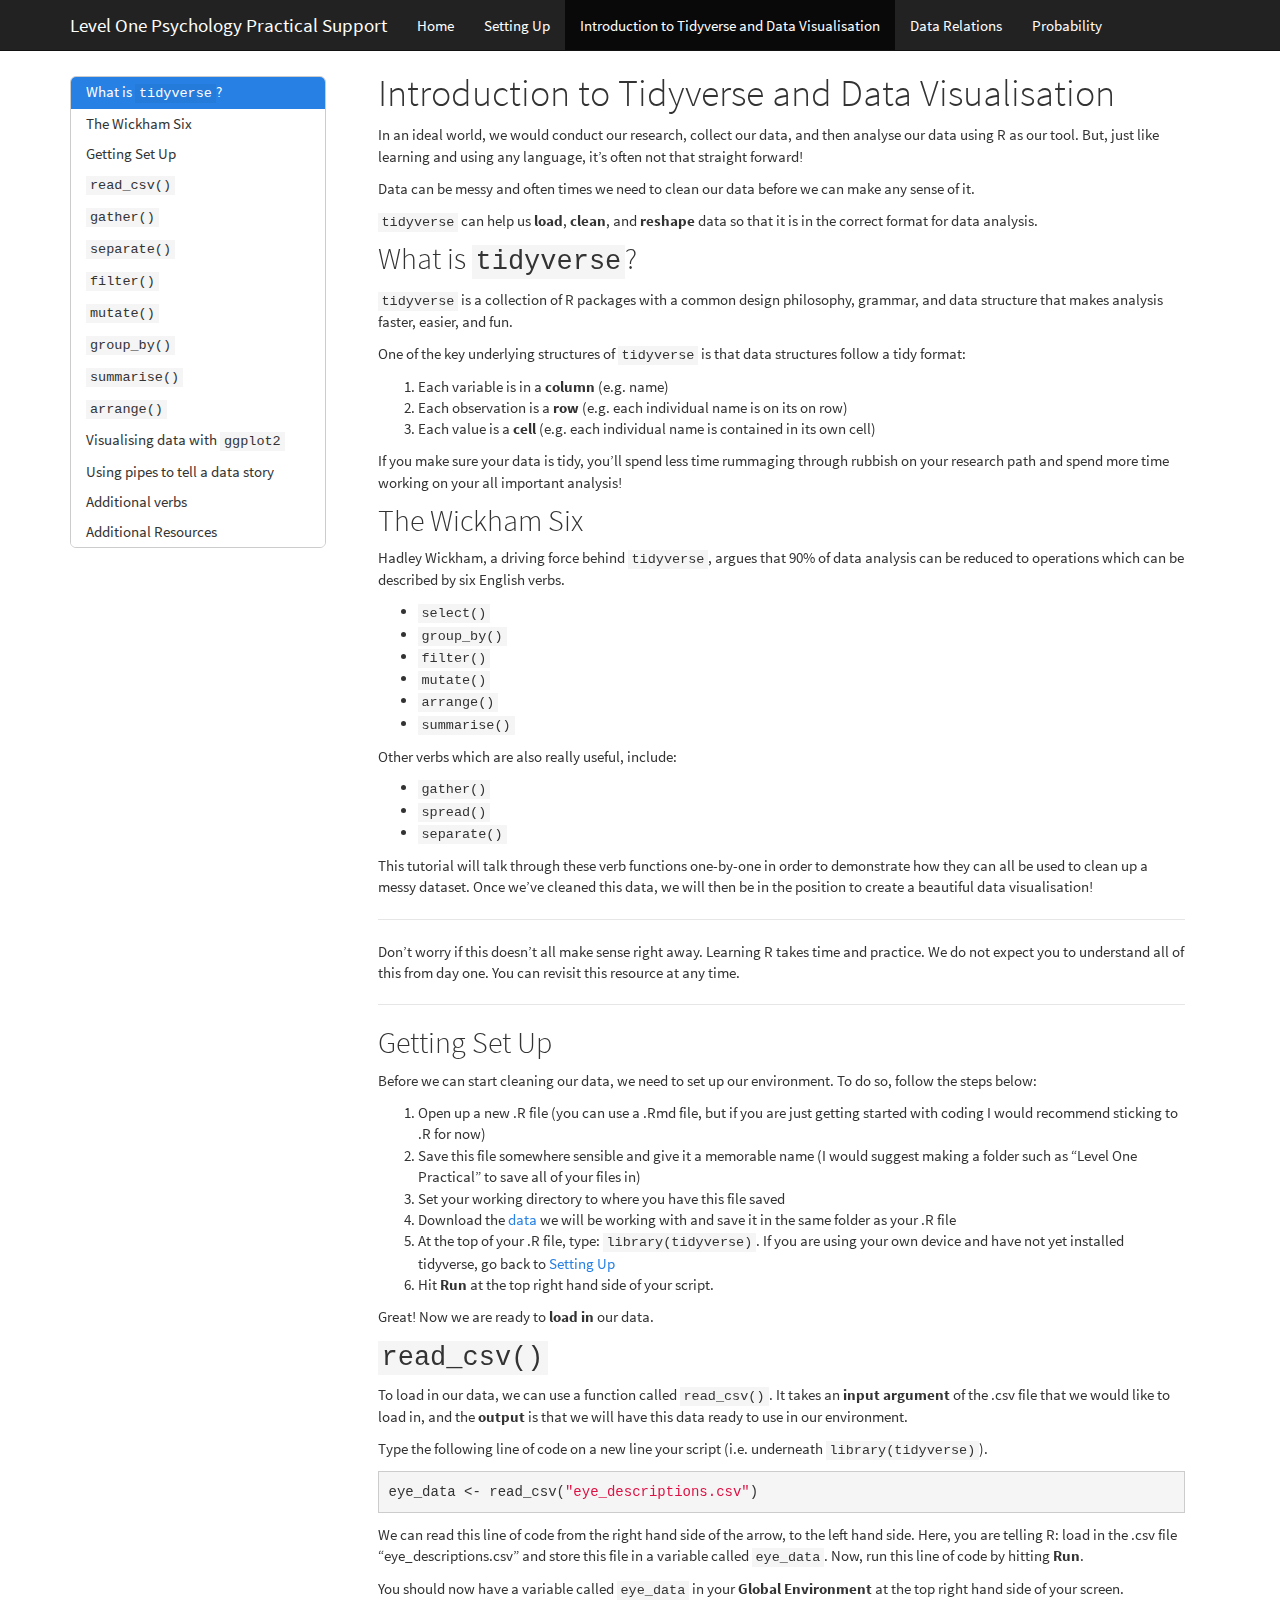
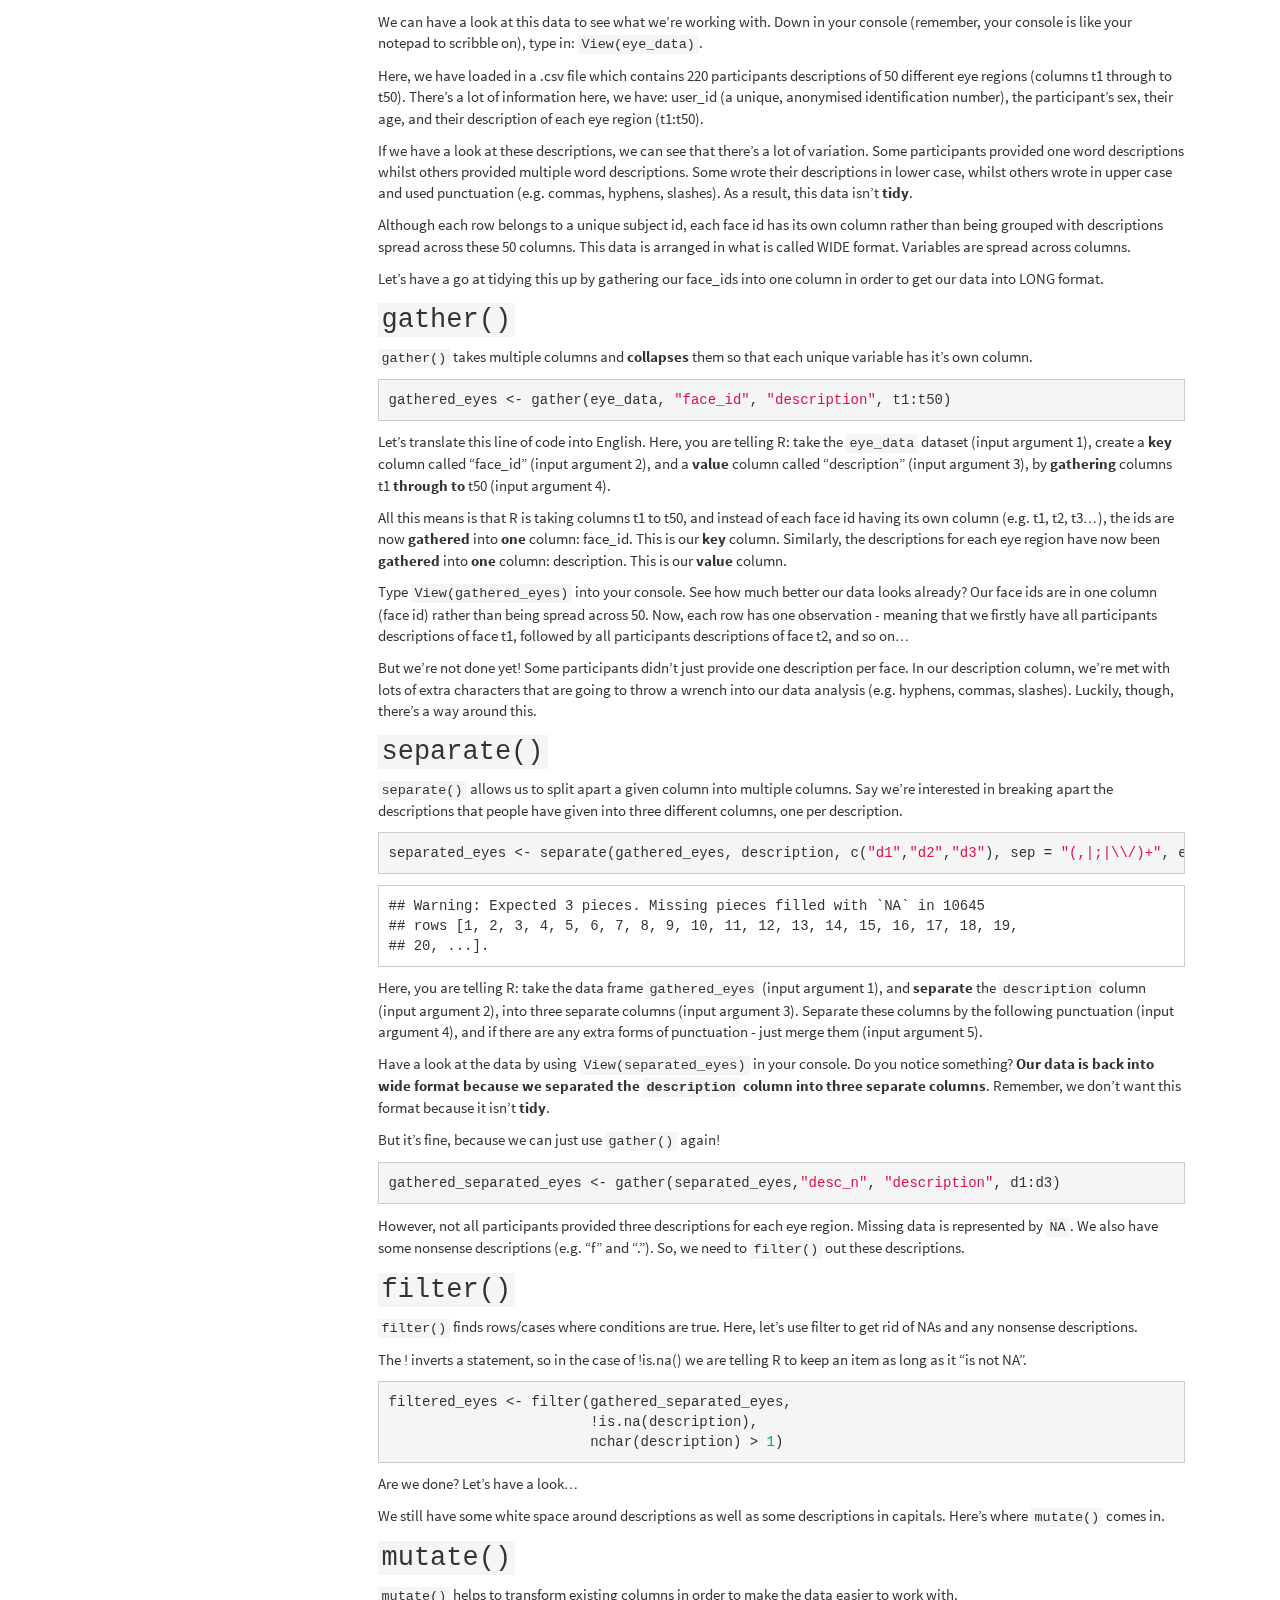
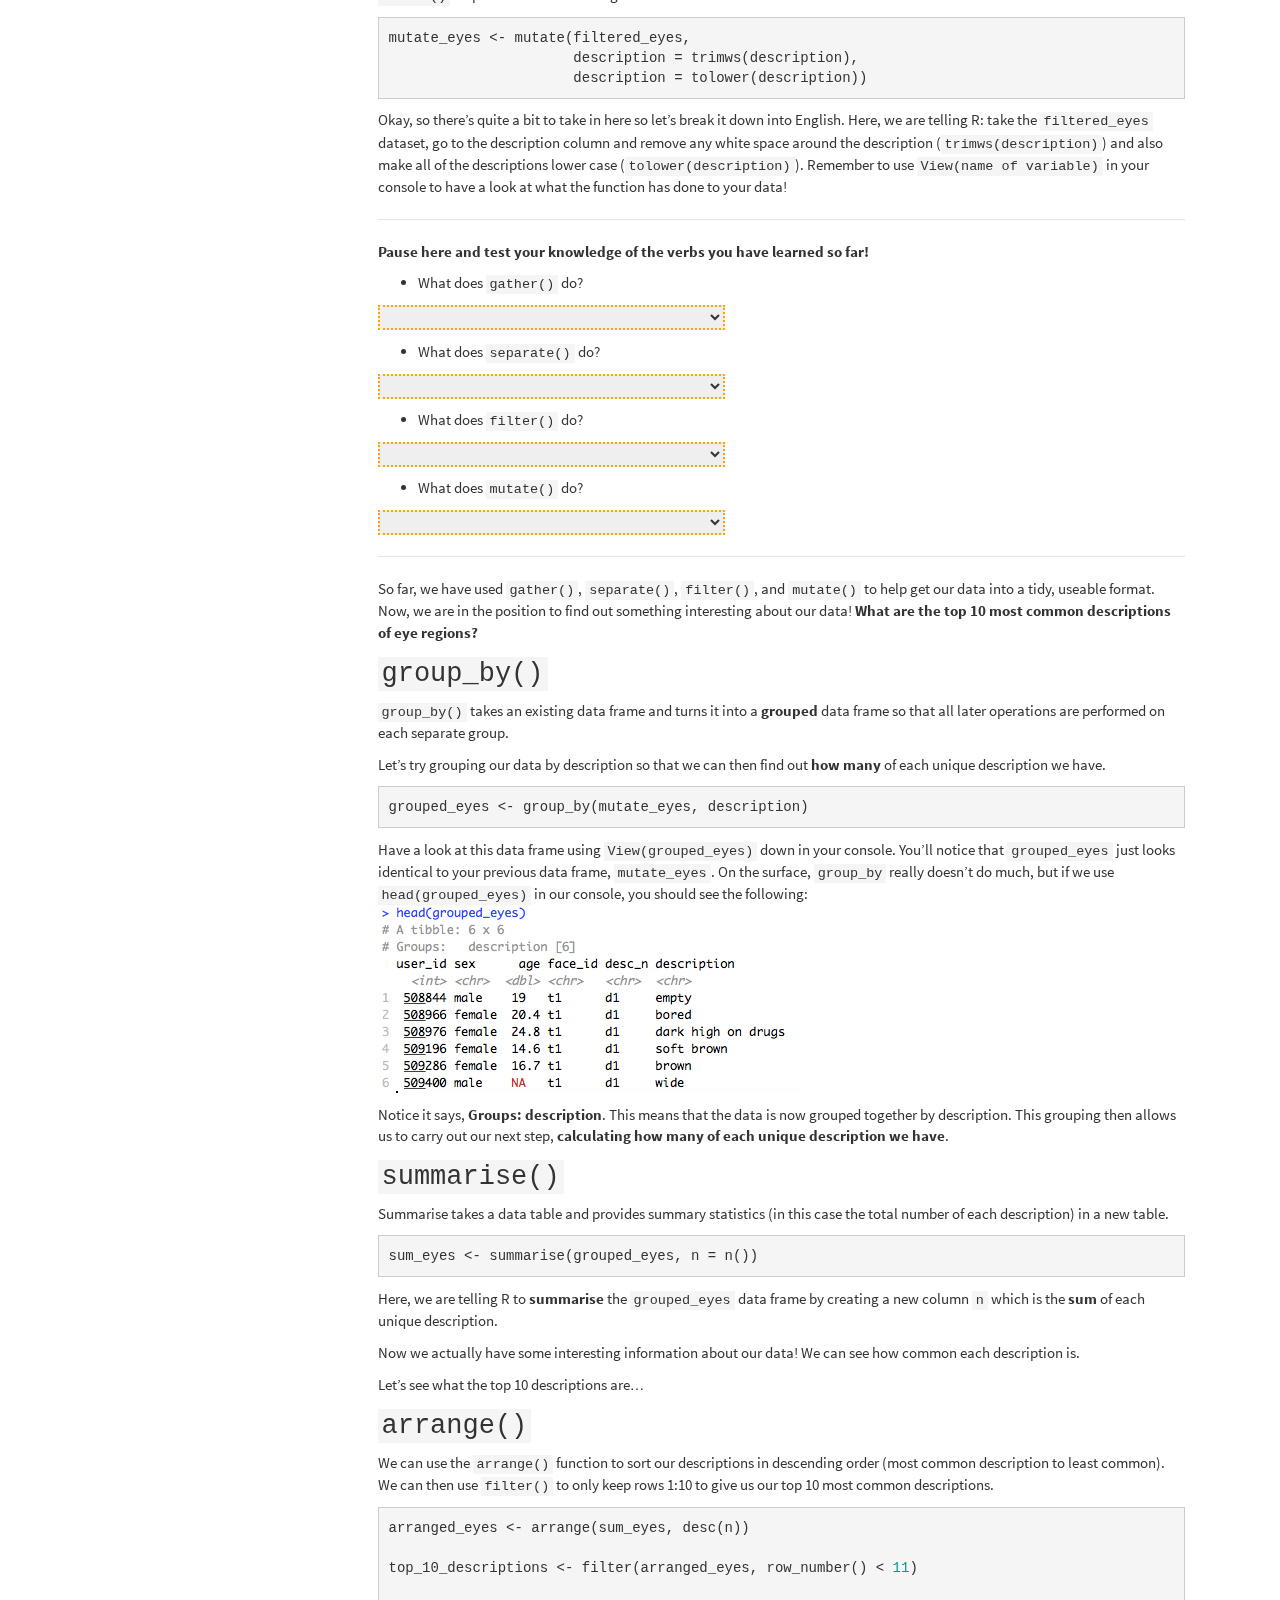
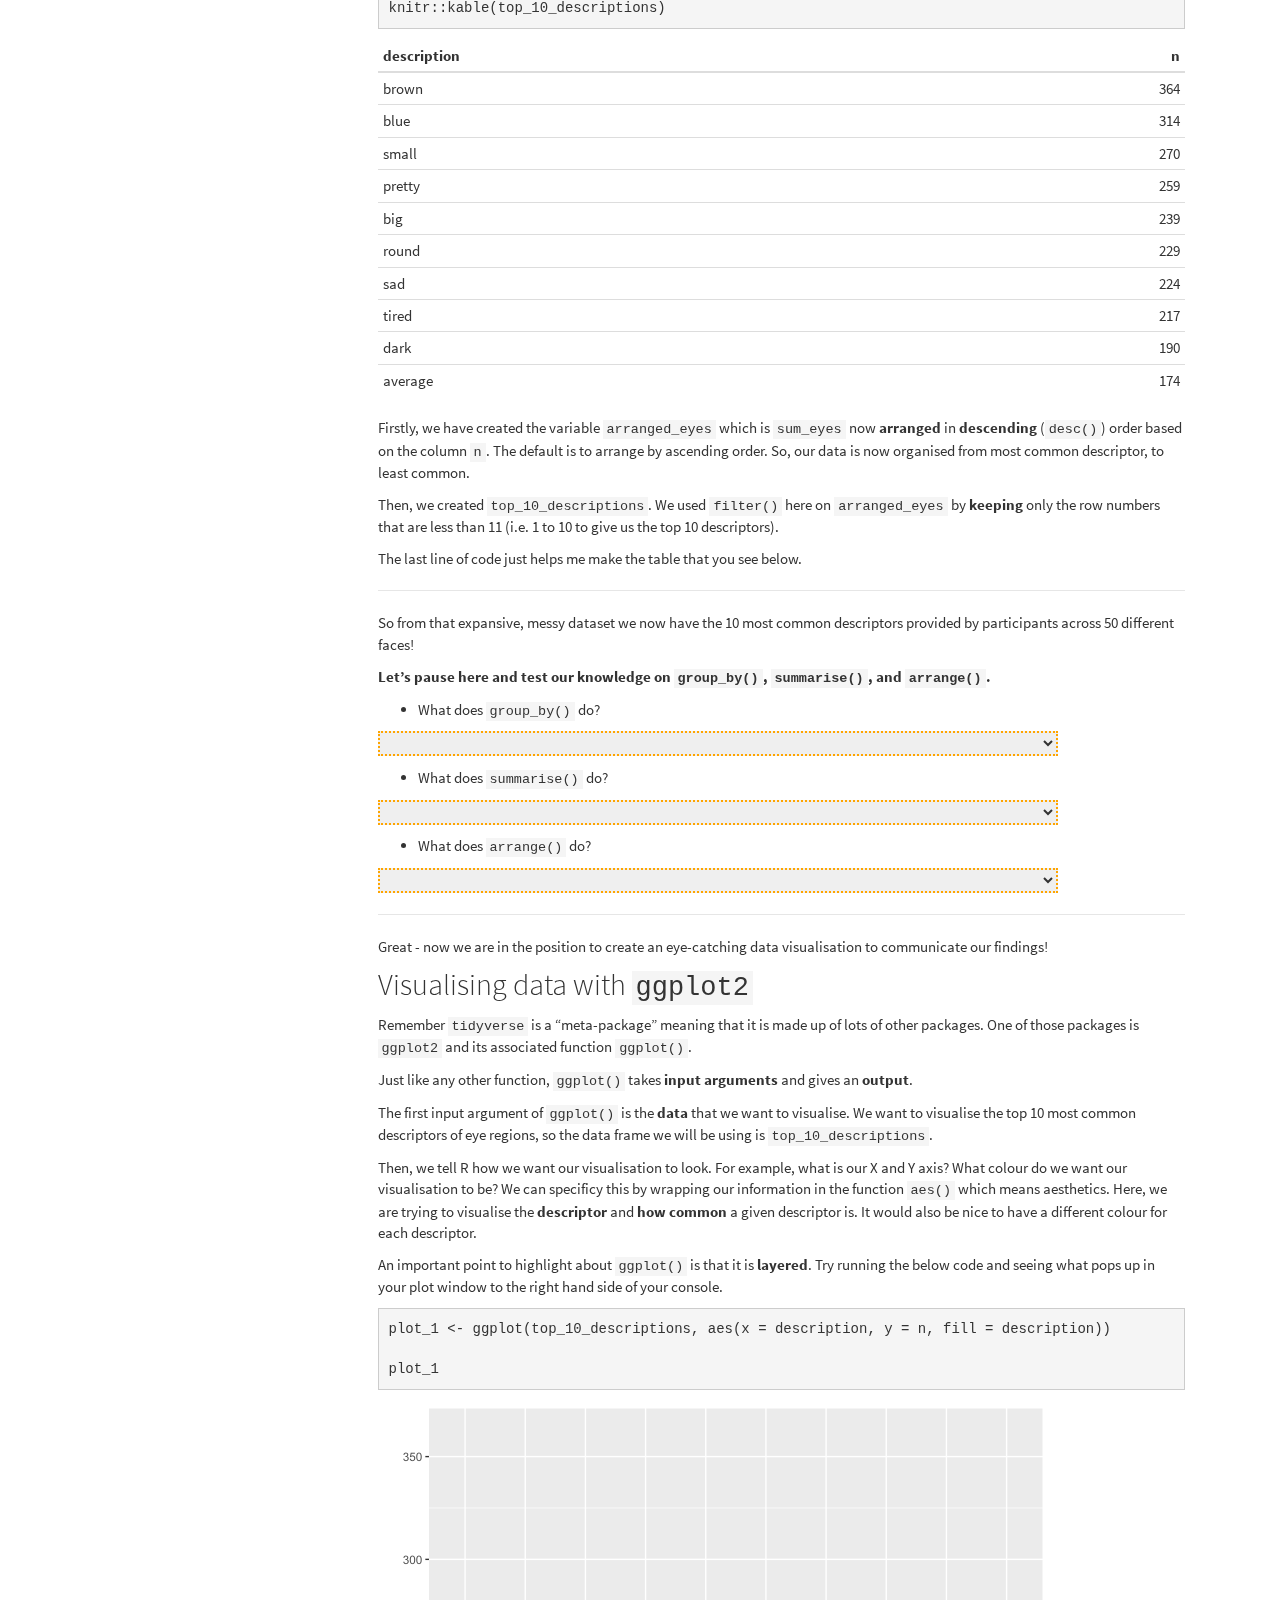
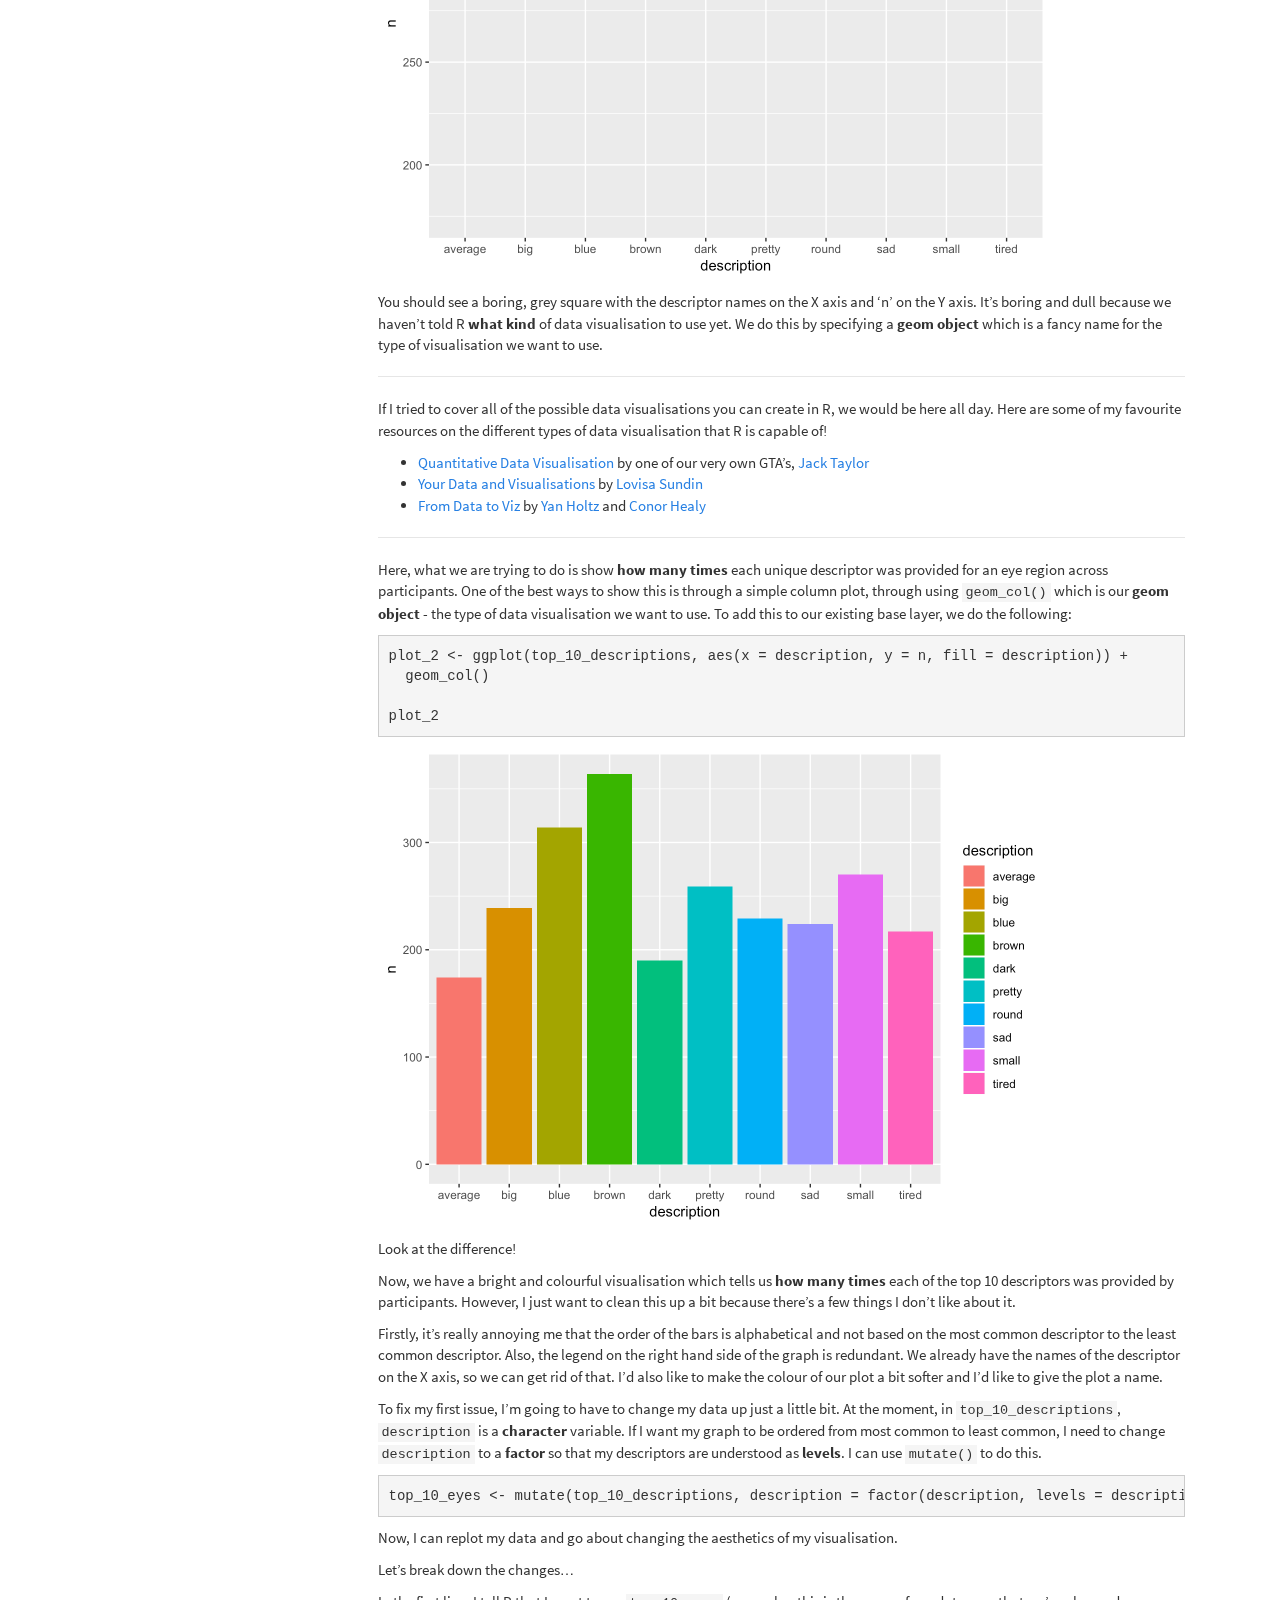
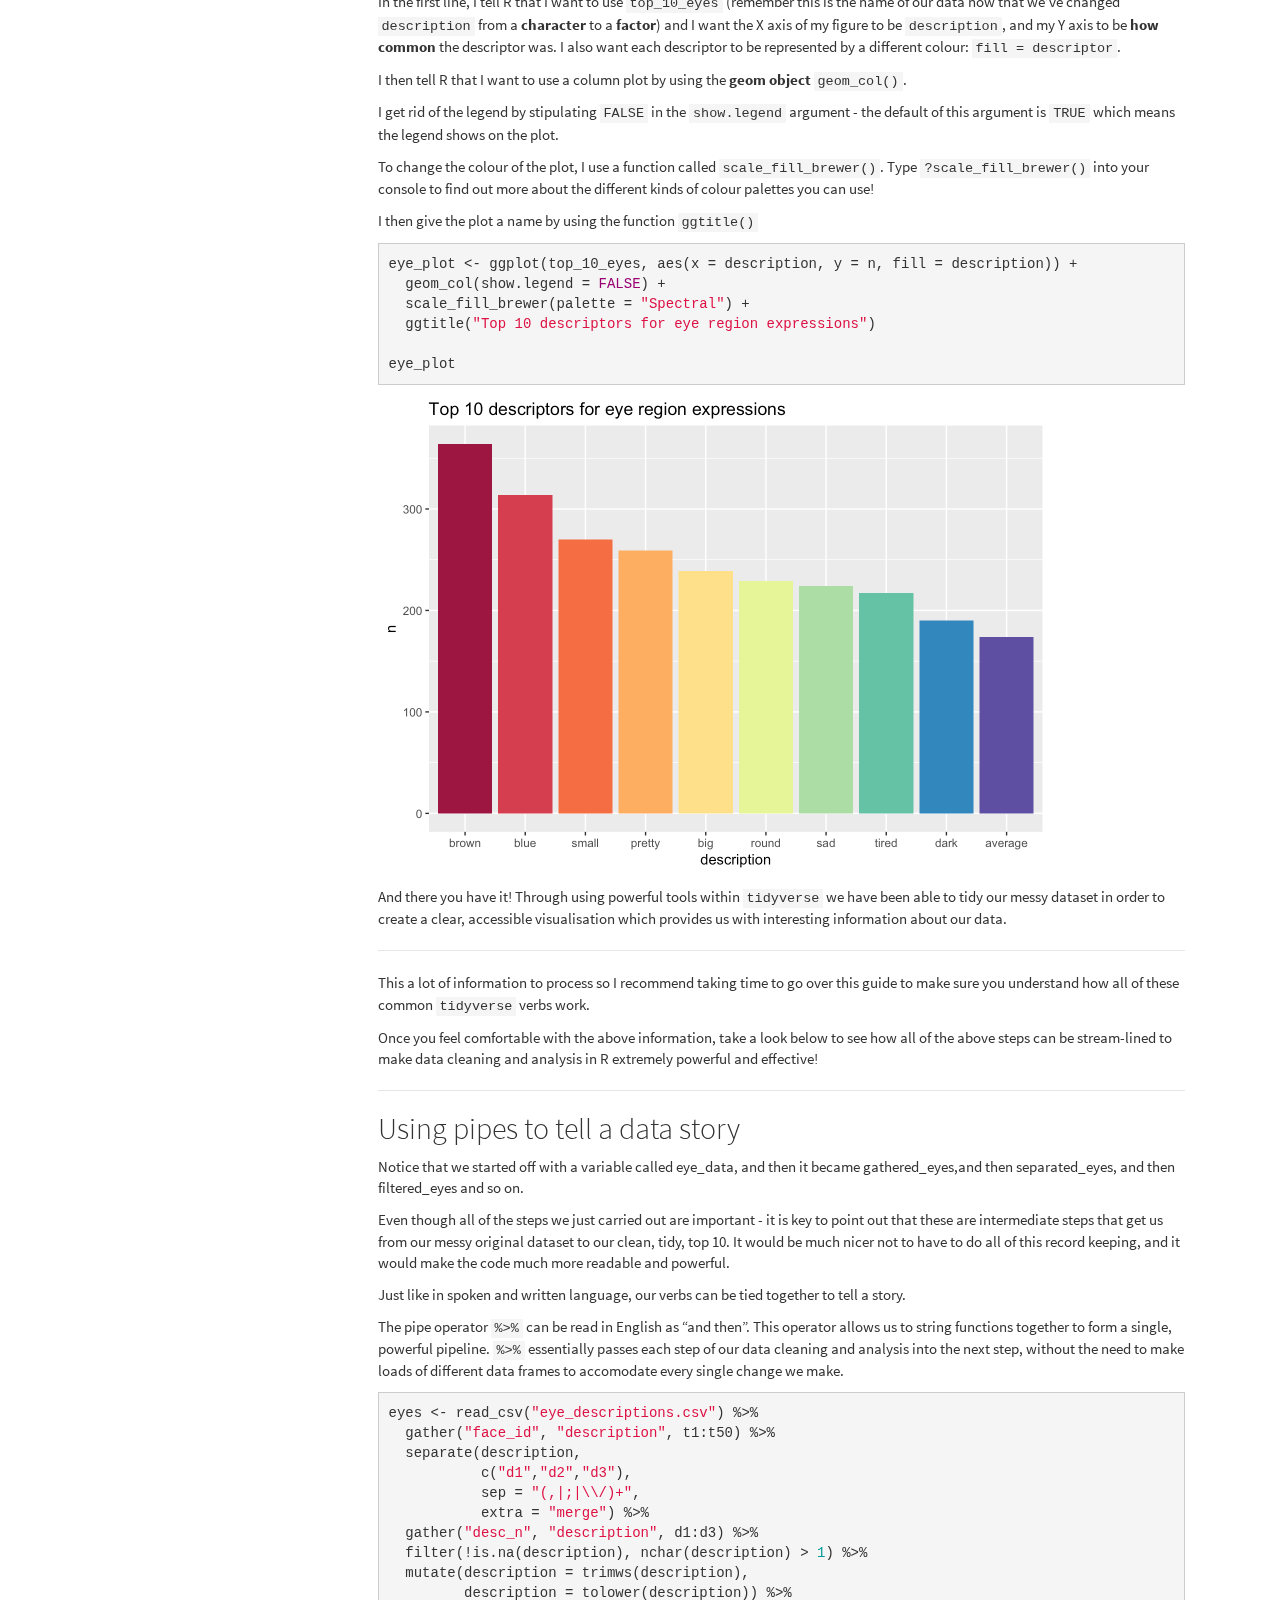
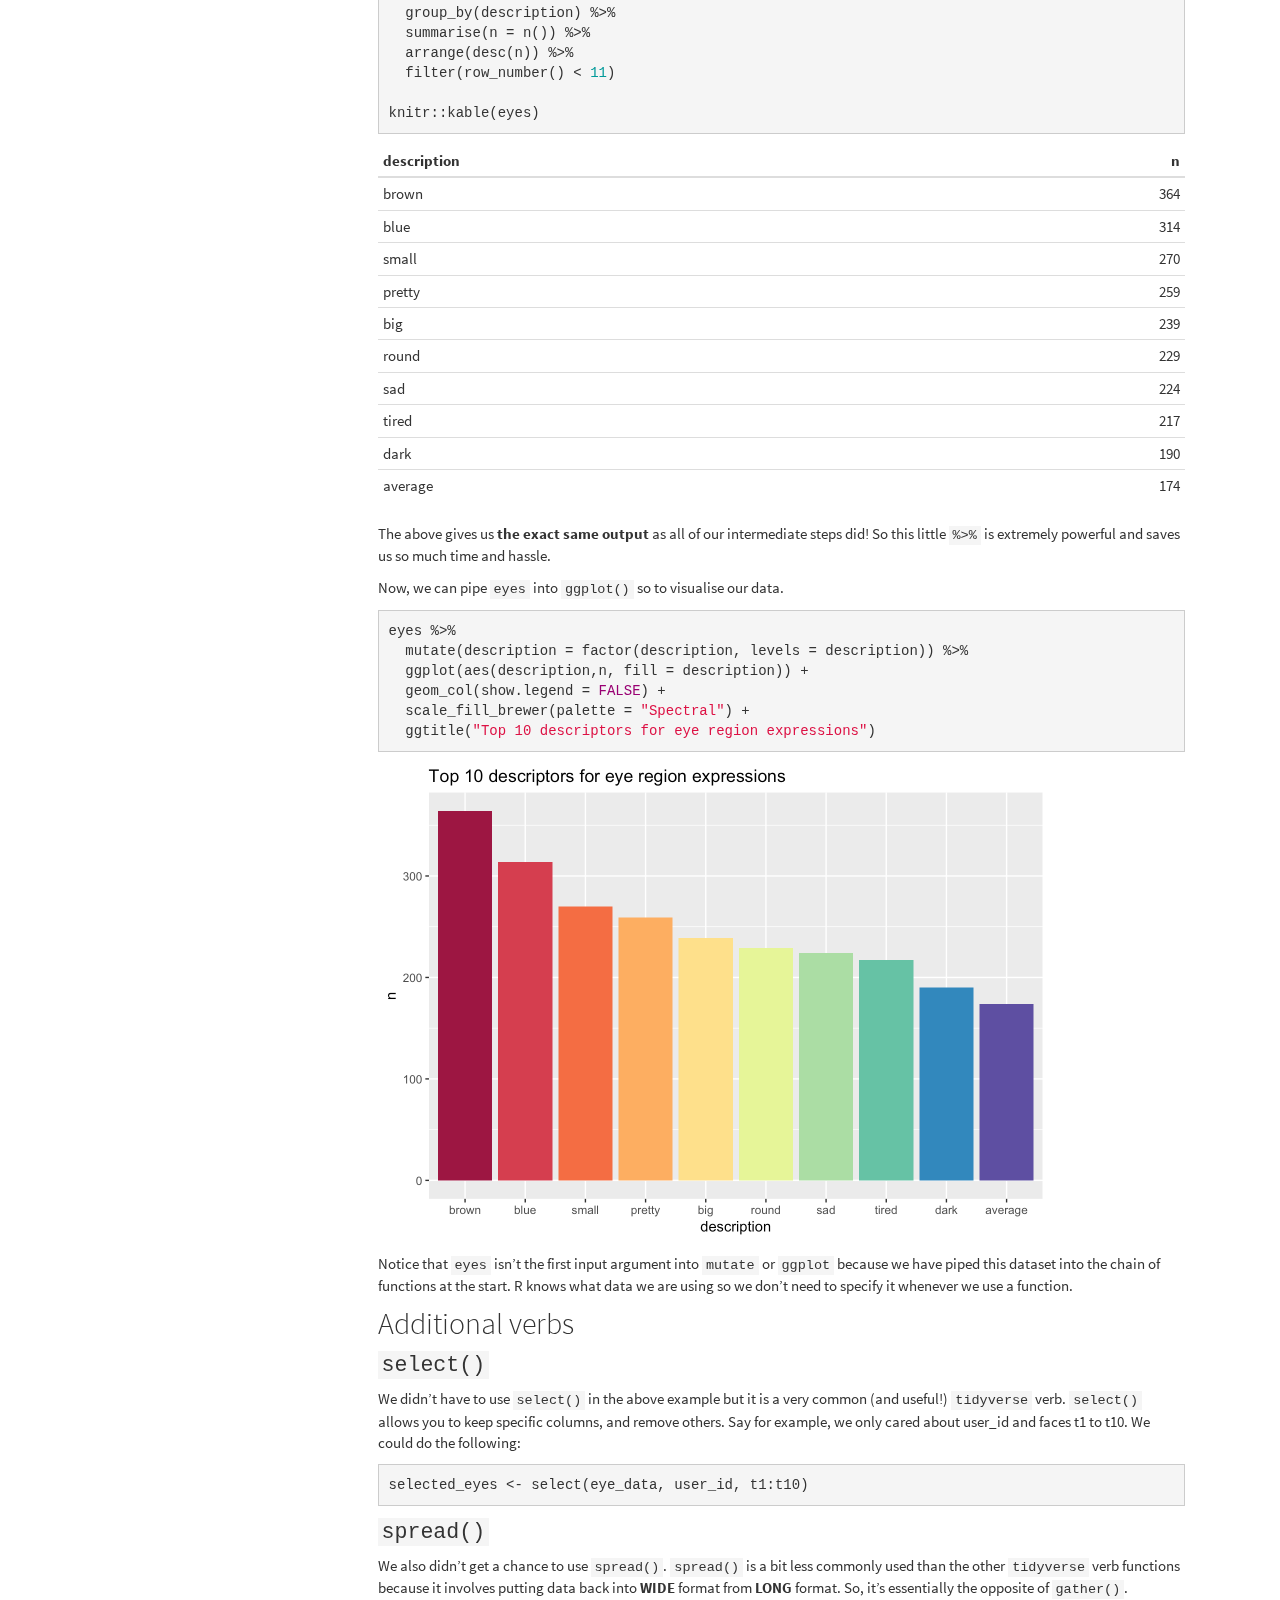
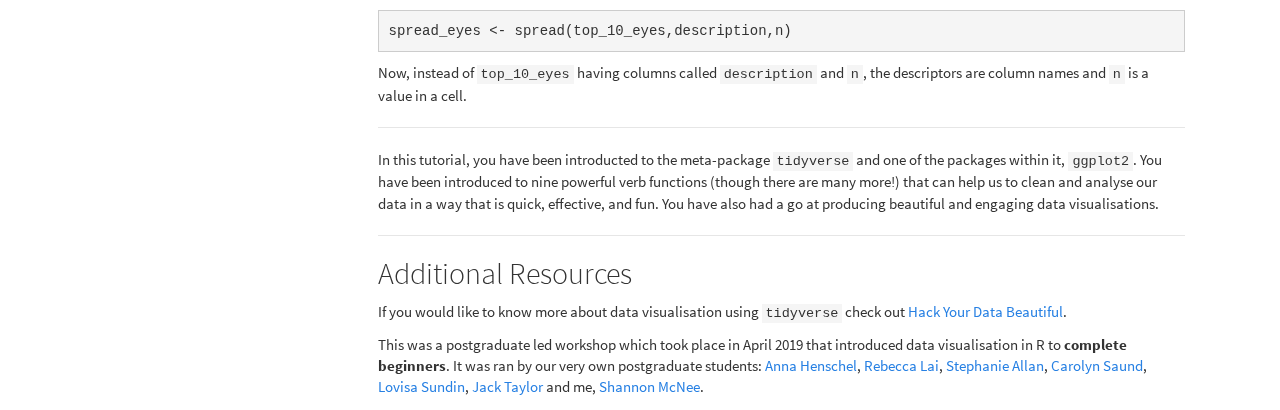
<file: Intro_Tidyverse.html>
<!DOCTYPE html>

<html xmlns="http://www.w3.org/1999/xhtml">

<head>

<meta charset="utf-8" />
<meta http-equiv="Content-Type" content="text/html; charset=utf-8" />
<meta name="generator" content="pandoc" />




<title>Introduction to Tidyverse and Data Visualisation</title>

<script src="site_libs/jquery-1.11.3/jquery.min.js"></script>
<meta name="viewport" content="width=device-width, initial-scale=1" />
<link href="site_libs/bootstrap-3.3.5/css/cosmo.min.css" rel="stylesheet" />
<script src="site_libs/bootstrap-3.3.5/js/bootstrap.min.js"></script>
<script src="site_libs/bootstrap-3.3.5/shim/html5shiv.min.js"></script>
<script src="site_libs/bootstrap-3.3.5/shim/respond.min.js"></script>
<script src="site_libs/jqueryui-1.11.4/jquery-ui.min.js"></script>
<link href="site_libs/tocify-1.9.1/jquery.tocify.css" rel="stylesheet" />
<script src="site_libs/tocify-1.9.1/jquery.tocify.js"></script>
<script src="site_libs/navigation-1.1/tabsets.js"></script>
<link href="site_libs/highlightjs-9.12.0/default.css" rel="stylesheet" />
<script src="site_libs/highlightjs-9.12.0/highlight.js"></script>

<style type="text/css">code{white-space: pre;}</style>
<style type="text/css">
  pre:not([class]) {
    background-color: white;
  }
</style>
<script type="text/javascript">
if (window.hljs) {
  hljs.configure({languages: []});
  hljs.initHighlightingOnLoad();
  if (document.readyState && document.readyState === "complete") {
    window.setTimeout(function() { hljs.initHighlighting(); }, 0);
  }
}
</script>



<style type="text/css">
h1 {
  font-size: 34px;
}
h1.title {
  font-size: 38px;
}
h2 {
  font-size: 30px;
}
h3 {
  font-size: 24px;
}
h4 {
  font-size: 18px;
}
h5 {
  font-size: 16px;
}
h6 {
  font-size: 12px;
}
.table th:not([align]) {
  text-align: left;
}
</style>

<link rel="stylesheet" href="webex.css" type="text/css" />



<style type = "text/css">
.main-container {
  max-width: 940px;
  margin-left: auto;
  margin-right: auto;
}
code {
  color: inherit;
  background-color: rgba(0, 0, 0, 0.04);
}
img {
  max-width:100%;
  height: auto;
}
.tabbed-pane {
  padding-top: 12px;
}
.html-widget {
  margin-bottom: 20px;
}
button.code-folding-btn:focus {
  outline: none;
}
summary {
  display: list-item;
}
</style>


<style type="text/css">
/* padding for bootstrap navbar */
body {
  padding-top: 51px;
  padding-bottom: 40px;
}
/* offset scroll position for anchor links (for fixed navbar)  */
.section h1 {
  padding-top: 56px;
  margin-top: -56px;
}
.section h2 {
  padding-top: 56px;
  margin-top: -56px;
}
.section h3 {
  padding-top: 56px;
  margin-top: -56px;
}
.section h4 {
  padding-top: 56px;
  margin-top: -56px;
}
.section h5 {
  padding-top: 56px;
  margin-top: -56px;
}
.section h6 {
  padding-top: 56px;
  margin-top: -56px;
}
.dropdown-submenu {
  position: relative;
}
.dropdown-submenu>.dropdown-menu {
  top: 0;
  left: 100%;
  margin-top: -6px;
  margin-left: -1px;
  border-radius: 0 6px 6px 6px;
}
.dropdown-submenu:hover>.dropdown-menu {
  display: block;
}
.dropdown-submenu>a:after {
  display: block;
  content: " ";
  float: right;
  width: 0;
  height: 0;
  border-color: transparent;
  border-style: solid;
  border-width: 5px 0 5px 5px;
  border-left-color: #cccccc;
  margin-top: 5px;
  margin-right: -10px;
}
.dropdown-submenu:hover>a:after {
  border-left-color: #ffffff;
}
.dropdown-submenu.pull-left {
  float: none;
}
.dropdown-submenu.pull-left>.dropdown-menu {
  left: -100%;
  margin-left: 10px;
  border-radius: 6px 0 6px 6px;
}
</style>

<script>
// manage active state of menu based on current page
$(document).ready(function () {
  // active menu anchor
  href = window.location.pathname
  href = href.substr(href.lastIndexOf('/') + 1)
  if (href === "")
    href = "index.html";
  var menuAnchor = $('a[href="' + href + '"]');

  // mark it active
  menuAnchor.parent().addClass('active');

  // if it's got a parent navbar menu mark it active as well
  menuAnchor.closest('li.dropdown').addClass('active');
});
</script>

<!-- tabsets -->

<style type="text/css">
.tabset-dropdown > .nav-tabs {
  display: inline-table;
  max-height: 500px;
  min-height: 44px;
  overflow-y: auto;
  background: white;
  border: 1px solid #ddd;
  border-radius: 4px;
}

.tabset-dropdown > .nav-tabs > li.active:before {
  content: "";
  font-family: 'Glyphicons Halflings';
  display: inline-block;
  padding: 10px;
  border-right: 1px solid #ddd;
}

.tabset-dropdown > .nav-tabs.nav-tabs-open > li.active:before {
  content: "&#xe258;";
  border: none;
}

.tabset-dropdown > .nav-tabs.nav-tabs-open:before {
  content: "";
  font-family: 'Glyphicons Halflings';
  display: inline-block;
  padding: 10px;
  border-right: 1px solid #ddd;
}

.tabset-dropdown > .nav-tabs > li.active {
  display: block;
}

.tabset-dropdown > .nav-tabs > li > a,
.tabset-dropdown > .nav-tabs > li > a:focus,
.tabset-dropdown > .nav-tabs > li > a:hover {
  border: none;
  display: inline-block;
  border-radius: 4px;
}

.tabset-dropdown > .nav-tabs.nav-tabs-open > li {
  display: block;
  float: none;
}

.tabset-dropdown > .nav-tabs > li {
  display: none;
}
</style>

<script>
$(document).ready(function () {
  window.buildTabsets("TOC");
});

$(document).ready(function () {
  $('.tabset-dropdown > .nav-tabs > li').click(function () {
    $(this).parent().toggleClass('nav-tabs-open')
  });
});
</script>

<!-- code folding -->



<script>
$(document).ready(function ()  {

    // move toc-ignore selectors from section div to header
    $('div.section.toc-ignore')
        .removeClass('toc-ignore')
        .children('h1,h2,h3,h4,h5').addClass('toc-ignore');

    // establish options
    var options = {
      selectors: "h1,h2,h3",
      theme: "bootstrap3",
      context: '.toc-content',
      hashGenerator: function (text) {
        return text.replace(/[.\\/?&!#<>]/g, '').replace(/\s/g, '_').toLowerCase();
      },
      ignoreSelector: ".toc-ignore",
      scrollTo: 0
    };
    options.showAndHide = true;
    options.smoothScroll = true;

    // tocify
    var toc = $("#TOC").tocify(options).data("toc-tocify");
});
</script>

<style type="text/css">

#TOC {
  margin: 25px 0px 20px 0px;
}
@media (max-width: 768px) {
#TOC {
  position: relative;
  width: 100%;
}
}


.toc-content {
  padding-left: 30px;
  padding-right: 40px;
}

div.main-container {
  max-width: 1200px;
}

div.tocify {
  width: 20%;
  max-width: 260px;
  max-height: 85%;
}

@media (min-width: 768px) and (max-width: 991px) {
  div.tocify {
    width: 25%;
  }
}

@media (max-width: 767px) {
  div.tocify {
    width: 100%;
    max-width: none;
  }
}

.tocify ul, .tocify li {
  line-height: 20px;
}

.tocify-subheader .tocify-item {
  font-size: 0.90em;
}

.tocify .list-group-item {
  border-radius: 0px;
}


</style>



</head>

<body>


<div class="container-fluid main-container">


<!-- setup 3col/9col grid for toc_float and main content  -->
<div class="row-fluid">
<div class="col-xs-12 col-sm-4 col-md-3">
<div id="TOC" class="tocify">
</div>
</div>

<div class="toc-content col-xs-12 col-sm-8 col-md-9">




<div class="navbar navbar-default  navbar-fixed-top" role="navigation">
  <div class="container">
    <div class="navbar-header">
      <button type="button" class="navbar-toggle collapsed" data-toggle="collapse" data-target="#navbar">
        <span class="icon-bar"></span>
        <span class="icon-bar"></span>
        <span class="icon-bar"></span>
      </button>
      <a class="navbar-brand" href="index.html">Level One Psychology Practical Support</a>
    </div>
    <div id="navbar" class="navbar-collapse collapse">
      <ul class="nav navbar-nav">
        <li>
  <a href="index.html">Home</a>
</li>
<li>
  <a href="Setting_up.html">Setting Up</a>
</li>
<li>
  <a href="Intro_Tidyverse.html">Introduction to Tidyverse and Data Visualisation</a>
</li>
<li>
  <a href="Data_Relations.html">Data Relations</a>
</li>
<li>
  <a href="Probability_Dist.html">Probability</a>
</li>
      </ul>
      <ul class="nav navbar-nav navbar-right">
        
      </ul>
    </div><!--/.nav-collapse -->
  </div><!--/.container -->
</div><!--/.navbar -->

<div class="fluid-row" id="header">



<h1 class="title toc-ignore">Introduction to Tidyverse and Data Visualisation</h1>

</div>


<p>In an ideal world, we would conduct our research, collect our data, and then analyse our data using R as our tool. But, just like learning and using any language, it’s often not that straight forward!</p>
<p>Data can be messy and often times we need to clean our data before we can make any sense of it.</p>
<p><code>tidyverse</code> can help us <strong>load</strong>, <strong>clean</strong>, and <strong>reshape</strong> data so that it is in the correct format for data analysis.</p>
<div id="what-is-tidyverse" class="section level2">
<h2>What is <code>tidyverse</code>?</h2>
<p><code>tidyverse</code> is a collection of R packages with a common design philosophy, grammar, and data structure that makes analysis faster, easier, and fun.</p>
<p>One of the key underlying structures of <code>tidyverse</code> is that data structures follow a tidy format:</p>
<ol style="list-style-type: decimal">
<li>Each variable is in a <strong>column</strong> (e.g. name)</li>
<li>Each observation is a <strong>row</strong> (e.g. each individual name is on its on row)</li>
<li>Each value is a <strong>cell</strong> (e.g. each individual name is contained in its own cell)</li>
</ol>
<p>If you make sure your data is tidy, you’ll spend less time rummaging through rubbish on your research path and spend more time working on your all important analysis!</p>
</div>
<div id="the-wickham-six" class="section level2">
<h2>The Wickham Six</h2>
<p>Hadley Wickham, a driving force behind <code>tidyverse</code>, argues that 90% of data analysis can be reduced to operations which can be described by six English verbs.</p>
<ul>
<li><code>select()</code></li>
<li><code>group_by()</code></li>
<li><code>filter()</code></li>
<li><code>mutate()</code></li>
<li><code>arrange()</code></li>
<li><code>summarise()</code></li>
</ul>
<p>Other verbs which are also really useful, include:</p>
<ul>
<li><code>gather()</code></li>
<li><code>spread()</code></li>
<li><code>separate()</code></li>
</ul>
<p>This tutorial will talk through these verb functions one-by-one in order to demonstrate how they can all be used to clean up a messy dataset. Once we’ve cleaned this data, we will then be in the position to create a beautiful data visualisation!</p>
<hr />
<p>Don’t worry if this doesn’t all make sense right away. Learning R takes time and practice. We do not expect you to understand all of this from day one. You can revisit this resource at any time.</p>
<hr />
</div>
<div id="getting-set-up" class="section level2">
<h2>Getting Set Up</h2>
<p>Before we can start cleaning our data, we need to set up our environment. To do so, follow the steps below:</p>
<ol style="list-style-type: decimal">
<li>Open up a new .R file (you can use a .Rmd file, but if you are just getting started with coding I would recommend sticking to .R for now)</li>
<li>Save this file somewhere sensible and give it a memorable name (I would suggest making a folder such as “Level One Practical” to save all of your files in)</li>
<li>Set your working directory to where you have this file saved</li>
<li>Download the <a href="eye_descriptions.csv">data</a> we will be working with and save it in the same folder as your .R file</li>
<li>At the top of your .R file, type: <code>library(tidyverse)</code>. If you are using your own device and have not yet installed tidyverse, go back to <a href="Setting_up.html">Setting Up</a></li>
<li>Hit <strong>Run</strong> at the top right hand side of your script.</li>
</ol>
<p>Great! Now we are ready to <strong>load in</strong> our data.</p>
</div>
<div id="read_csv" class="section level2">
<h2><code>read_csv()</code></h2>
<p>To load in our data, we can use a function called <code>read_csv()</code>. It takes an <strong>input argument</strong> of the .csv file that we would like to load in, and the <strong>output</strong> is that we will have this data ready to use in our environment.</p>
<p>Type the following line of code on a new line your script (i.e. underneath <code>library(tidyverse)</code>).</p>
<pre class="r"><code>eye_data &lt;- read_csv(&quot;eye_descriptions.csv&quot;) </code></pre>
<p>We can read this line of code from the right hand side of the arrow, to the left hand side. Here, you are telling R: load in the .csv file “eye_descriptions.csv” and store this file in a variable called <code>eye_data</code>. Now, run this line of code by hitting <strong>Run</strong>.</p>
<p>You should now have a variable called <code>eye_data</code> in your <strong>Global Environment</strong> at the top right hand side of your screen.</p>
<p>We can have a look at this data to see what we’re working with. Down in your console (remember, your console is like your notepad to scribble on), type in: <code>View(eye_data)</code>.</p>
<p>Here, we have loaded in a .csv file which contains 220 participants descriptions of 50 different eye regions (columns t1 through to t50). There’s a lot of information here, we have: user_id (a unique, anonymised identification number), the participant’s sex, their age, and their description of each eye region (t1:t50).</p>
<p>If we have a look at these descriptions, we can see that there’s a lot of variation. Some participants provided one word descriptions whilst others provided multiple word descriptions. Some wrote their descriptions in lower case, whilst others wrote in upper case and used punctuation (e.g. commas, hyphens, slashes). As a result, this data isn’t <strong>tidy</strong>.</p>
<p>Although each row belongs to a unique subject id, each face id has its own column rather than being grouped with descriptions spread across these 50 columns. This data is arranged in what is called WIDE format. Variables are spread across columns.</p>
<p>Let’s have a go at tidying this up by gathering our face_ids into one column in order to get our data into LONG format.</p>
</div>
<div id="gather" class="section level2">
<h2><code>gather()</code></h2>
<p><code>gather()</code> takes multiple columns and <strong>collapses</strong> them so that each unique variable has it’s own column.</p>
<pre class="r"><code>gathered_eyes &lt;- gather(eye_data, &quot;face_id&quot;, &quot;description&quot;, t1:t50)</code></pre>
<p>Let’s translate this line of code into English. Here, you are telling R: take the <code>eye_data</code> dataset (input argument 1), create a <strong>key</strong> column called “face_id” (input argument 2), and a <strong>value</strong> column called “description” (input argument 3), by <strong>gathering</strong> columns t1 <strong>through to</strong> t50 (input argument 4).</p>
<p>All this means is that R is taking columns t1 to t50, and instead of each face id having its own column (e.g. t1, t2, t3…), the ids are now <strong>gathered</strong> into <strong>one</strong> column: face_id. This is our <strong>key</strong> column. Similarly, the descriptions for each eye region have now been <strong>gathered</strong> into <strong>one</strong> column: description. This is our <strong>value</strong> column.</p>
<p>Type <code>View(gathered_eyes)</code> into your console. See how much better our data looks already? Our face ids are in one column (face id) rather than being spread across 50. Now, each row has one observation - meaning that we firstly have all participants descriptions of face t1, followed by all participants descriptions of face t2, and so on…</p>
<p>But we’re not done yet! Some participants didn’t just provide one description per face. In our description column, we’re met with lots of extra characters that are going to throw a wrench into our data analysis (e.g. hyphens, commas, slashes). Luckily, though, there’s a way around this.</p>
</div>
<div id="separate" class="section level2">
<h2><code>separate()</code></h2>
<p><code>separate()</code> allows us to split apart a given column into multiple columns. Say we’re interested in breaking apart the descriptions that people have given into three different columns, one per description.</p>
<pre class="r"><code>separated_eyes &lt;- separate(gathered_eyes, description, c(&quot;d1&quot;,&quot;d2&quot;,&quot;d3&quot;), sep = &quot;(,|;|\\/)+&quot;, extra = &quot;merge&quot;)</code></pre>
<pre><code>## Warning: Expected 3 pieces. Missing pieces filled with `NA` in 10645
## rows [1, 2, 3, 4, 5, 6, 7, 8, 9, 10, 11, 12, 13, 14, 15, 16, 17, 18, 19,
## 20, ...].</code></pre>
<p>Here, you are telling R: take the data frame <code>gathered_eyes</code> (input argument 1), and <strong>separate</strong> the <code>description</code> column (input argument 2), into three separate columns (input argument 3). Separate these columns by the following punctuation (input argument 4), and if there are any extra forms of punctuation - just merge them (input argument 5).</p>
<p>Have a look at the data by using <code>View(separated_eyes)</code> in your console. Do you notice something? <strong>Our data is back into wide format because we separated the <code>description</code> column into three separate columns</strong>. Remember, we don’t want this format because it isn’t <strong>tidy</strong>.</p>
<p>But it’s fine, because we can just use <code>gather()</code> again!</p>
<pre class="r"><code>gathered_separated_eyes &lt;- gather(separated_eyes,&quot;desc_n&quot;, &quot;description&quot;, d1:d3)</code></pre>
<p>However, not all participants provided three descriptions for each eye region. Missing data is represented by <code>NA</code>. We also have some nonsense descriptions (e.g. “f” and “.”). So, we need to <code>filter()</code> out these descriptions.</p>
</div>
<div id="filter" class="section level2">
<h2><code>filter()</code></h2>
<p><code>filter()</code> finds rows/cases where conditions are true. Here, let’s use filter to get rid of NAs and any nonsense descriptions.</p>
<p>The ! inverts a statement, so in the case of !is.na() we are telling R to keep an item as long as it “is not NA”.</p>
<pre class="r"><code>filtered_eyes &lt;- filter(gathered_separated_eyes,
                        !is.na(description),
                        nchar(description) &gt; 1)</code></pre>
<p>Are we done? Let’s have a look…</p>
<p>We still have some white space around descriptions as well as some descriptions in capitals. Here’s where <code>mutate()</code> comes in.</p>
</div>
<div id="mutate" class="section level2">
<h2><code>mutate()</code></h2>
<p><code>mutate()</code> helps to transform existing columns in order to make the data easier to work with.</p>
<pre class="r"><code>mutate_eyes &lt;- mutate(filtered_eyes,
                      description = trimws(description), 
                      description = tolower(description))</code></pre>
<p>Okay, so there’s quite a bit to take in here so let’s break it down into English. Here, we are telling R: take the <code>filtered_eyes</code> dataset, go to the description column and remove any white space around the description (<code>trimws(description)</code>) and also make all of the descriptions lower case (<code>tolower(description)</code>). Remember to use <code>View(name of variable)</code> in your console to have a look at what the function has done to your data!</p>
<hr />
<p><strong>Pause here and test your knowledge of the verbs you have learned so far!</strong></p>
<ul>
<li>What does <code>gather()</code> do?</li>
</ul>
<p><select class='solveme' data-answer='["takes multiple columns and collapses them together"]'> <option></option> <option>splits a column into multiple columns</option> <option>removes information that we’re not interested in</option> <option>transforms existing columns</option> <option>takes multiple columns and collapses them together</option></select></p>
<ul>
<li>What does <code>separate()</code> do?</li>
</ul>
<p><select class='solveme' data-answer='["splits a column into multiple columns"]'> <option></option> <option>splits a column into multiple columns</option> <option>removes information that we’re not interested in</option> <option>transforms existing columns</option> <option>takes multiple columns and collapses them together</option></select></p>
<ul>
<li>What does <code>filter()</code> do?</li>
</ul>
<p><select class='solveme' data-answer='["removes information that we are not interested in"]'> <option></option> <option>splits a column into multiple columns</option> <option>transforms existing columns</option> <option>takes multiple columns and collapses them together</option> <option>removes information that we are not interested in</option></select></p>
<ul>
<li>What does <code>mutate()</code> do?</li>
</ul>
<p><select class='solveme' data-answer='["transforms existing columns"]'> <option></option> <option>splits a column into multiple columns</option> <option>removes information that we’re not interested in</option> <option>transforms existing columns</option> <option>takes multiple columns and collapses them together</option></select></p>
<hr />
<p>So far, we have used <code>gather()</code>, <code>separate()</code>, <code>filter()</code>, and <code>mutate()</code> to help get our data into a tidy, useable format. Now, we are in the position to find out something interesting about our data! <strong>What are the top 10 most common descriptions of eye regions?</strong></p>
</div>
<div id="group_by" class="section level2">
<h2><code>group_by()</code></h2>
<p><code>group_by()</code> takes an existing data frame and turns it into a <strong>grouped</strong> data frame so that all later operations are performed on each separate group.</p>
<p>Let’s try grouping our data by description so that we can then find out <strong>how many</strong> of each unique description we have.</p>
<pre class="r"><code>grouped_eyes &lt;- group_by(mutate_eyes, description)</code></pre>
<p>Have a look at this data frame using <code>View(grouped_eyes)</code> down in your console. You’ll notice that <code>grouped_eyes</code> just looks identical to your previous data frame, <code>mutate_eyes</code>. On the surface, <code>group_by</code> really doesn’t do much, but if we use <code>head(grouped_eyes)</code> in our console, you should see the following: <img src="group_by.png" /></p>
<p>Notice it says, <strong>Groups: description</strong>. This means that the data is now grouped together by description. This grouping then allows us to carry out our next step, <strong>calculating how many of each unique description we have</strong>.</p>
</div>
<div id="summarise" class="section level2">
<h2><code>summarise()</code></h2>
<p>Summarise takes a data table and provides summary statistics (in this case the total number of each description) in a new table.</p>
<pre class="r"><code>sum_eyes &lt;- summarise(grouped_eyes, n = n())</code></pre>
<p>Here, we are telling R to <strong>summarise</strong> the <code>grouped_eyes</code> data frame by creating a new column <code>n</code> which is the <strong>sum</strong> of each unique description.</p>
<p>Now we actually have some interesting information about our data! We can see how common each description is.</p>
<p>Let’s see what the top 10 descriptions are…</p>
</div>
<div id="arrange" class="section level2">
<h2><code>arrange()</code></h2>
<p>We can use the <code>arrange()</code> function to sort our descriptions in descending order (most common description to least common). We can then use <code>filter()</code> to only keep rows 1:10 to give us our top 10 most common descriptions.</p>
<pre class="r"><code>arranged_eyes &lt;- arrange(sum_eyes, desc(n)) 

top_10_descriptions &lt;- filter(arranged_eyes, row_number() &lt; 11)

knitr::kable(top_10_descriptions)</code></pre>
<table>
<thead>
<tr class="header">
<th align="left">description</th>
<th align="right">n</th>
</tr>
</thead>
<tbody>
<tr class="odd">
<td align="left">brown</td>
<td align="right">364</td>
</tr>
<tr class="even">
<td align="left">blue</td>
<td align="right">314</td>
</tr>
<tr class="odd">
<td align="left">small</td>
<td align="right">270</td>
</tr>
<tr class="even">
<td align="left">pretty</td>
<td align="right">259</td>
</tr>
<tr class="odd">
<td align="left">big</td>
<td align="right">239</td>
</tr>
<tr class="even">
<td align="left">round</td>
<td align="right">229</td>
</tr>
<tr class="odd">
<td align="left">sad</td>
<td align="right">224</td>
</tr>
<tr class="even">
<td align="left">tired</td>
<td align="right">217</td>
</tr>
<tr class="odd">
<td align="left">dark</td>
<td align="right">190</td>
</tr>
<tr class="even">
<td align="left">average</td>
<td align="right">174</td>
</tr>
</tbody>
</table>
<p>Firstly, we have created the variable <code>arranged_eyes</code> which is <code>sum_eyes</code> now <strong>arranged</strong> in <strong>descending</strong> (<code>desc()</code>) order based on the column <code>n</code>. The default is to arrange by ascending order. So, our data is now organised from most common descriptor, to least common.</p>
<p>Then, we created <code>top_10_descriptions</code>. We used <code>filter()</code> here on <code>arranged_eyes</code> by <strong>keeping</strong> only the row numbers that are less than 11 (i.e. 1 to 10 to give us the top 10 descriptors).</p>
<p>The last line of code just helps me make the table that you see below.</p>
<hr />
<p>So from that expansive, messy dataset we now have the 10 most common descriptors provided by participants across 50 different faces!</p>
<p><strong>Let’s pause here and test our knowledge on <code>group_by()</code>, <code>summarise()</code>, and <code>arrange()</code>.</strong></p>
<ul>
<li>What does <code>group_by()</code> do?</li>
</ul>
<p><select class='solveme' data-answer='["groups data frames based on a specific column so that all later operations are carried out on a group basis"]'> <option></option> <option>provides summary statistics of an existing dataframe</option> <option>organises information in ascending or descending order</option> <option>transforms existing columns</option> <option>groups data frames based on a specific column so that all later operations are carried out on a group basis</option></select></p>
<ul>
<li>What does <code>summarise()</code> do?</li>
</ul>
<p><select class='solveme' data-answer='["provides summary statistics of an existing dataframe"]'> <option></option> <option>provides summary statistics of an existing dataframe</option> <option>organises information in ascending or descending order</option> <option>takes multiple columns and collapses them so that each unique variable has it’s own column</option> <option>groups data frames based on a specific column so that all later operations are carried out on a group basis</option></select></p>
<ul>
<li>What does <code>arrange()</code> do?</li>
</ul>
<p><select class='solveme' data-answer='["organises information in ascending or descending order"]'> <option></option> <option>provides summary statistics of an existing dataframe</option> <option>organises information in ascending or descending order</option> <option>removes information that we’re not interested in and keeps information that we are interested in</option> <option>groups data frames based on a specific column so that all later operations are carried out on a group basis</option></select></p>
<hr />
<p>Great - now we are in the position to create an eye-catching data visualisation to communicate our findings!</p>
</div>
<div id="visualising-data-with-ggplot2" class="section level2">
<h2>Visualising data with <code>ggplot2</code></h2>
<p>Remember <code>tidyverse</code> is a “meta-package” meaning that it is made up of lots of other packages. One of those packages is <code>ggplot2</code> and its associated function <code>ggplot()</code>.</p>
<p>Just like any other function, <code>ggplot()</code> takes <strong>input arguments</strong> and gives an <strong>output</strong>.</p>
<p>The first input argument of <code>ggplot()</code> is the <strong>data</strong> that we want to visualise. We want to visualise the top 10 most common descriptors of eye regions, so the data frame we will be using is <code>top_10_descriptions</code>.</p>
<p>Then, we tell R how we want our visualisation to look. For example, what is our X and Y axis? What colour do we want our visualisation to be? We can specificy this by wrapping our information in the function <code>aes()</code> which means aesthetics. Here, we are trying to visualise the <strong>descriptor</strong> and <strong>how common</strong> a given descriptor is. It would also be nice to have a different colour for each descriptor.</p>
<p>An important point to highlight about <code>ggplot()</code> is that it is <strong>layered</strong>. Try running the below code and seeing what pops up in your plot window to the right hand side of your console.</p>
<pre class="r"><code>plot_1 &lt;- ggplot(top_10_descriptions, aes(x = description, y = n, fill = description))

plot_1</code></pre>
<p><img src="Intro_Tidyverse_files/figure-html/unnamed-chunk-10-1.png" width="672" /></p>
<p>You should see a boring, grey square with the descriptor names on the X axis and ‘n’ on the Y axis. It’s boring and dull because we haven’t told R <strong>what kind</strong> of data visualisation to use yet. We do this by specifying a <strong>geom object</strong> which is a fancy name for the type of visualisation we want to use.</p>
<hr />
<p>If I tried to cover all of the possible data visualisations you can create in R, we would be here all day. Here are some of my favourite resources on the different types of data visualisation that R is capable of!</p>
<ul>
<li><a href="https://psyteachr.github.io/hack-your-data/quant-data-vis.html">Quantitative Data Visualisation</a> by one of our very own GTA’s, <a href="https://twitter.com/JackEdTaylor">Jack Taylor</a></li>
<li><a href="https://psyteachr.github.io/hack-your-data/index.html">Your Data and Visualisations</a> by <a href="https://twitter.com/menimagerie?lang=en">Lovisa Sundin</a></li>
<li><a href="https://www.data-to-viz.com/">From Data to Viz</a> by <a href="https://twitter.com/r_graph_gallery?lang=en">Yan Holtz</a> and <a href="http://www.conor.fr/indexEN.html">Conor Healy</a></li>
</ul>
<hr />
<p>Here, what we are trying to do is show <strong>how many times</strong> each unique descriptor was provided for an eye region across participants. One of the best ways to show this is through a simple column plot, through using <code>geom_col()</code> which is our <strong>geom object</strong> - the type of data visualisation we want to use. To add this to our existing base layer, we do the following:</p>
<pre class="r"><code>plot_2 &lt;- ggplot(top_10_descriptions, aes(x = description, y = n, fill = description)) +
  geom_col()

plot_2</code></pre>
<p><img src="Intro_Tidyverse_files/figure-html/unnamed-chunk-11-1.png" width="672" /></p>
<p>Look at the difference!</p>
<p>Now, we have a bright and colourful visualisation which tells us <strong>how many times</strong> each of the top 10 descriptors was provided by participants. However, I just want to clean this up a bit because there’s a few things I don’t like about it.</p>
<p>Firstly, it’s really annoying me that the order of the bars is alphabetical and not based on the most common descriptor to the least common descriptor. Also, the legend on the right hand side of the graph is redundant. We already have the names of the descriptor on the X axis, so we can get rid of that. I’d also like to make the colour of our plot a bit softer and I’d like to give the plot a name.</p>
<p>To fix my first issue, I’m going to have to change my data up just a little bit. At the moment, in <code>top_10_descriptions</code>, <code>description</code> is a <strong>character</strong> variable. If I want my graph to be ordered from most common to least common, I need to change <code>description</code> to a <strong>factor</strong> so that my descriptors are understood as <strong>levels</strong>. I can use <code>mutate()</code> to do this.</p>
<pre class="r"><code>top_10_eyes &lt;- mutate(top_10_descriptions, description = factor(description, levels = description)) </code></pre>
<p>Now, I can replot my data and go about changing the aesthetics of my visualisation.</p>
<p>Let’s break down the changes…</p>
<p>In the first line, I tell R that I want to use <code>top_10_eyes</code> (remember this is the name of our data now that we’ve changed <code>description</code> from a <strong>character</strong> to a <strong>factor</strong>) and I want the X axis of my figure to be <code>description</code>, and my Y axis to be <strong>how common</strong> the descriptor was. I also want each descriptor to be represented by a different colour: <code>fill = descriptor</code>.</p>
<p>I then tell R that I want to use a column plot by using the <strong>geom object</strong> <code>geom_col()</code>.</p>
<p>I get rid of the legend by stipulating <code>FALSE</code> in the <code>show.legend</code> argument - the default of this argument is <code>TRUE</code> which means the legend shows on the plot.</p>
<p>To change the colour of the plot, I use a function called <code>scale_fill_brewer()</code>. Type <code>?scale_fill_brewer()</code> into your console to find out more about the different kinds of colour palettes you can use!</p>
<p>I then give the plot a name by using the function <code>ggtitle()</code></p>
<pre class="r"><code>eye_plot &lt;- ggplot(top_10_eyes, aes(x = description, y = n, fill = description)) + 
  geom_col(show.legend = FALSE) + 
  scale_fill_brewer(palette = &quot;Spectral&quot;) +
  ggtitle(&quot;Top 10 descriptors for eye region expressions&quot;)
  
eye_plot</code></pre>
<p><img src="Intro_Tidyverse_files/figure-html/unnamed-chunk-13-1.png" width="672" /></p>
<p>And there you have it! Through using powerful tools within <code>tidyverse</code> we have been able to tidy our messy dataset in order to create a clear, accessible visualisation which provides us with interesting information about our data.</p>
<hr />
<p>This a lot of information to process so I recommend taking time to go over this guide to make sure you understand how all of these common <code>tidyverse</code> verbs work.</p>
<p>Once you feel comfortable with the above information, take a look below to see how all of the above steps can be stream-lined to make data cleaning and analysis in R extremely powerful and effective!</p>
<hr />
</div>
<div id="using-pipes-to-tell-a-data-story" class="section level2">
<h2>Using pipes to tell a data story</h2>
<p>Notice that we started off with a variable called eye_data, and then it became gathered_eyes,and then separated_eyes, and then filtered_eyes and so on.</p>
<p>Even though all of the steps we just carried out are important - it is key to point out that these are intermediate steps that get us from our messy original dataset to our clean, tidy, top 10. It would be much nicer not to have to do all of this record keeping, and it would make the code much more readable and powerful.</p>
<p>Just like in spoken and written language, our verbs can be tied together to tell a story.</p>
<p>The pipe operator <code>%&gt;%</code> can be read in English as “and then”. This operator allows us to string functions together to form a single, powerful pipeline. <code>%&gt;%</code> essentially passes each step of our data cleaning and analysis into the next step, without the need to make loads of different data frames to accomodate every single change we make.</p>
<pre class="r"><code>eyes &lt;- read_csv(&quot;eye_descriptions.csv&quot;) %&gt;%
  gather(&quot;face_id&quot;, &quot;description&quot;, t1:t50) %&gt;%
  separate(description,
           c(&quot;d1&quot;,&quot;d2&quot;,&quot;d3&quot;),
           sep = &quot;(,|;|\\/)+&quot;,
           extra = &quot;merge&quot;) %&gt;%
  gather(&quot;desc_n&quot;, &quot;description&quot;, d1:d3) %&gt;%
  filter(!is.na(description), nchar(description) &gt; 1) %&gt;%
  mutate(description = trimws(description),
         description = tolower(description)) %&gt;%
  group_by(description) %&gt;%
  summarise(n = n()) %&gt;%
  arrange(desc(n)) %&gt;%
  filter(row_number() &lt; 11)

knitr::kable(eyes)</code></pre>
<table>
<thead>
<tr class="header">
<th align="left">description</th>
<th align="right">n</th>
</tr>
</thead>
<tbody>
<tr class="odd">
<td align="left">brown</td>
<td align="right">364</td>
</tr>
<tr class="even">
<td align="left">blue</td>
<td align="right">314</td>
</tr>
<tr class="odd">
<td align="left">small</td>
<td align="right">270</td>
</tr>
<tr class="even">
<td align="left">pretty</td>
<td align="right">259</td>
</tr>
<tr class="odd">
<td align="left">big</td>
<td align="right">239</td>
</tr>
<tr class="even">
<td align="left">round</td>
<td align="right">229</td>
</tr>
<tr class="odd">
<td align="left">sad</td>
<td align="right">224</td>
</tr>
<tr class="even">
<td align="left">tired</td>
<td align="right">217</td>
</tr>
<tr class="odd">
<td align="left">dark</td>
<td align="right">190</td>
</tr>
<tr class="even">
<td align="left">average</td>
<td align="right">174</td>
</tr>
</tbody>
</table>
<p>The above gives us <strong>the exact same output</strong> as all of our intermediate steps did! So this little <code>%&gt;%</code> is extremely powerful and saves us so much time and hassle.</p>
<p>Now, we can pipe <code>eyes</code> into <code>ggplot()</code> so to visualise our data.</p>
<pre class="r"><code>eyes %&gt;%
  mutate(description = factor(description, levels = description)) %&gt;%
  ggplot(aes(description,n, fill = description)) +
  geom_col(show.legend = FALSE) +
  scale_fill_brewer(palette = &quot;Spectral&quot;) +
  ggtitle(&quot;Top 10 descriptors for eye region expressions&quot;)</code></pre>
<p><img src="Intro_Tidyverse_files/figure-html/unnamed-chunk-15-1.png" width="672" /></p>
<p>Notice that <code>eyes</code> isn’t the first input argument into <code>mutate</code> or <code>ggplot</code> because we have piped this dataset into the chain of functions at the start. R knows what data we are using so we don’t need to specify it whenever we use a function.</p>
</div>
<div id="additional-verbs" class="section level2">
<h2>Additional verbs</h2>
<div id="select" class="section level3">
<h3><code>select()</code></h3>
<p>We didn’t have to use <code>select()</code> in the above example but it is a very common (and useful!) <code>tidyverse</code> verb. <code>select()</code> allows you to keep specific columns, and remove others. Say for example, we only cared about user_id and faces t1 to t10. We could do the following:</p>
<pre class="r"><code>selected_eyes &lt;- select(eye_data, user_id, t1:t10)</code></pre>
</div>
<div id="spread" class="section level3">
<h3><code>spread()</code></h3>
<p>We also didn’t get a chance to use <code>spread()</code>. <code>spread()</code> is a bit less commonly used than the other <code>tidyverse</code> verb functions because it involves putting data back into <strong>WIDE</strong> format from <strong>LONG</strong> format. So, it’s essentially the opposite of <code>gather()</code>.</p>
<pre class="r"><code>spread_eyes &lt;- spread(top_10_eyes,description,n)</code></pre>
<p>Now, instead of <code>top_10_eyes</code> having columns called <code>description</code> and <code>n</code>, the descriptors are column names and <code>n</code> is a value in a cell.</p>
<hr />
<p>In this tutorial, you have been introducted to the meta-package <code>tidyverse</code> and one of the packages within it, <code>ggplot2</code>. You have been introduced to nine powerful verb functions (though there are many more!) that can help us to clean and analyse our data in a way that is quick, effective, and fun. You have also had a go at producing beautiful and engaging data visualisations.</p>
<hr />
</div>
</div>
<div id="additional-resources" class="section level2">
<h2>Additional Resources</h2>
<p>If you would like to know more about data visualisation using <code>tidyverse</code> check out <a href="https://psyteachr.github.io/hack-your-data/index.html">Hack Your Data Beautiful</a>.</p>
<p>This was a postgraduate led workshop which took place in April 2019 that introduced data visualisation in R to <strong>complete beginners</strong>. It was ran by our very own postgraduate students: <a href="https://twitter.com/AnnaHenschel?ref_src=twsrc%5Egoogle%7Ctwcamp%5Eserp%7Ctwgr%5Eauthor">Anna Henschel</a>, <a href="https://twitter.com/_r_lai_?lang=en">Rebecca Lai</a>, <a href="https://twitter.com/eolasinntinn?lang=en">Stephanie Allan</a>, <a href="https://twitter.com/carolynbot">Carolyn Saund</a>, <a href="https://twitter.com/menimagerie?lang=en">Lovisa Sundin</a>, <a href="https://twitter.com/JackEdTaylor">Jack Taylor</a> and me, <a href="https://twitter.com/ShannonMcNee2">Shannon McNee</a>.</p>
<p>Also check out:</p>
<ul>
<li><a href="https://www.rstudio.com/wp-content/uploads/2015/02/data-wrangling-cheatsheet.pdf"><code>tidyverse</code> data wrangling cheatsheet</a></li>
</ul>
</div>

<script>

/* update total correct if #total_correct exists */
update_total_correct = function() {
  if (t = document.getElementById("total_correct")) {
    t.innerHTML =
      document.getElementsByClassName("correct").length + " of " +
      document.getElementsByClassName("solveme").length + " correct";
  }
}

/* solution button toggling function */
b_func = function() {
  var cl = this.parentElement.classList;
  if (cl.contains('open')) {
    cl.remove("open");
  } else {
    cl.add("open");
  }
}

/* function for checking solveme answers */
solveme_func = function(e) {
  var real_answers = JSON.parse(this.dataset.answer);
  var my_answer = this.value;
  var cl = this.classList;
  if (cl.contains("ignorecase")) {
    my_answer = my_answer.toLowerCase();
  }
  if (cl.contains("nospaces")) {
    my_answer = my_answer.replace(/ /g, "");
  }
  
  if (my_answer !== "" & real_answers.includes(my_answer)) {
    cl.add("correct");
  } else {
    cl.remove("correct");
  }
  update_total_correct();
}

window.onload = function() {
  /* set up solution buttons */
  var buttons = document.getElementsByTagName("button");

  for (var i = 0; i < buttons.length; i++) {
    if (buttons[i].parentElement.classList.contains('solution')) {
      buttons[i].onclick = b_func;
    }
  }
  
  /* set up solveme inputs */
  var solveme = document.getElementsByClassName("solveme");

  for (var i = 0; i < solveme.length; i++) {
    /* make sure input boxes don't auto-anything */
    solveme[i].setAttribute("autocomplete","off");
    solveme[i].setAttribute("autocorrect", "off");
    solveme[i].setAttribute("autocapitalize", "off"); 
    solveme[i].setAttribute("spellcheck", "false");
    solveme[i].value = "";
    
    /* adjust answer for ignorecase or nospaces */
    var cl = solveme[i].classList;
    var real_answer = solveme[i].dataset.answer;
    if (cl.contains("ignorecase")) {
      real_answer = real_answer.toLowerCase();
    }
    if (cl.contains("nospaces")) {
      real_answer = real_answer.replace(/ /g, "");
    }
    solveme[i].dataset.answer = real_answer;
    
    /* attach checking function */
    solveme[i].onkeyup = solveme_func;
    solveme[i].onchange = solveme_func;
  }
  
  update_total_correct();
}

</script>


</div>
</div>

</div>

<script>

// add bootstrap table styles to pandoc tables
function bootstrapStylePandocTables() {
  $('tr.header').parent('thead').parent('table').addClass('table table-condensed');
}
$(document).ready(function () {
  bootstrapStylePandocTables();
});


</script>

<!-- dynamically load mathjax for compatibility with self-contained -->
<script>
  (function () {
    var script = document.createElement("script");
    script.type = "text/javascript";
    script.src  = "https://mathjax.rstudio.com/latest/MathJax.js?config=TeX-AMS-MML_HTMLorMML";
    document.getElementsByTagName("head")[0].appendChild(script);
  })();
</script>

</body>
</html>
</file>
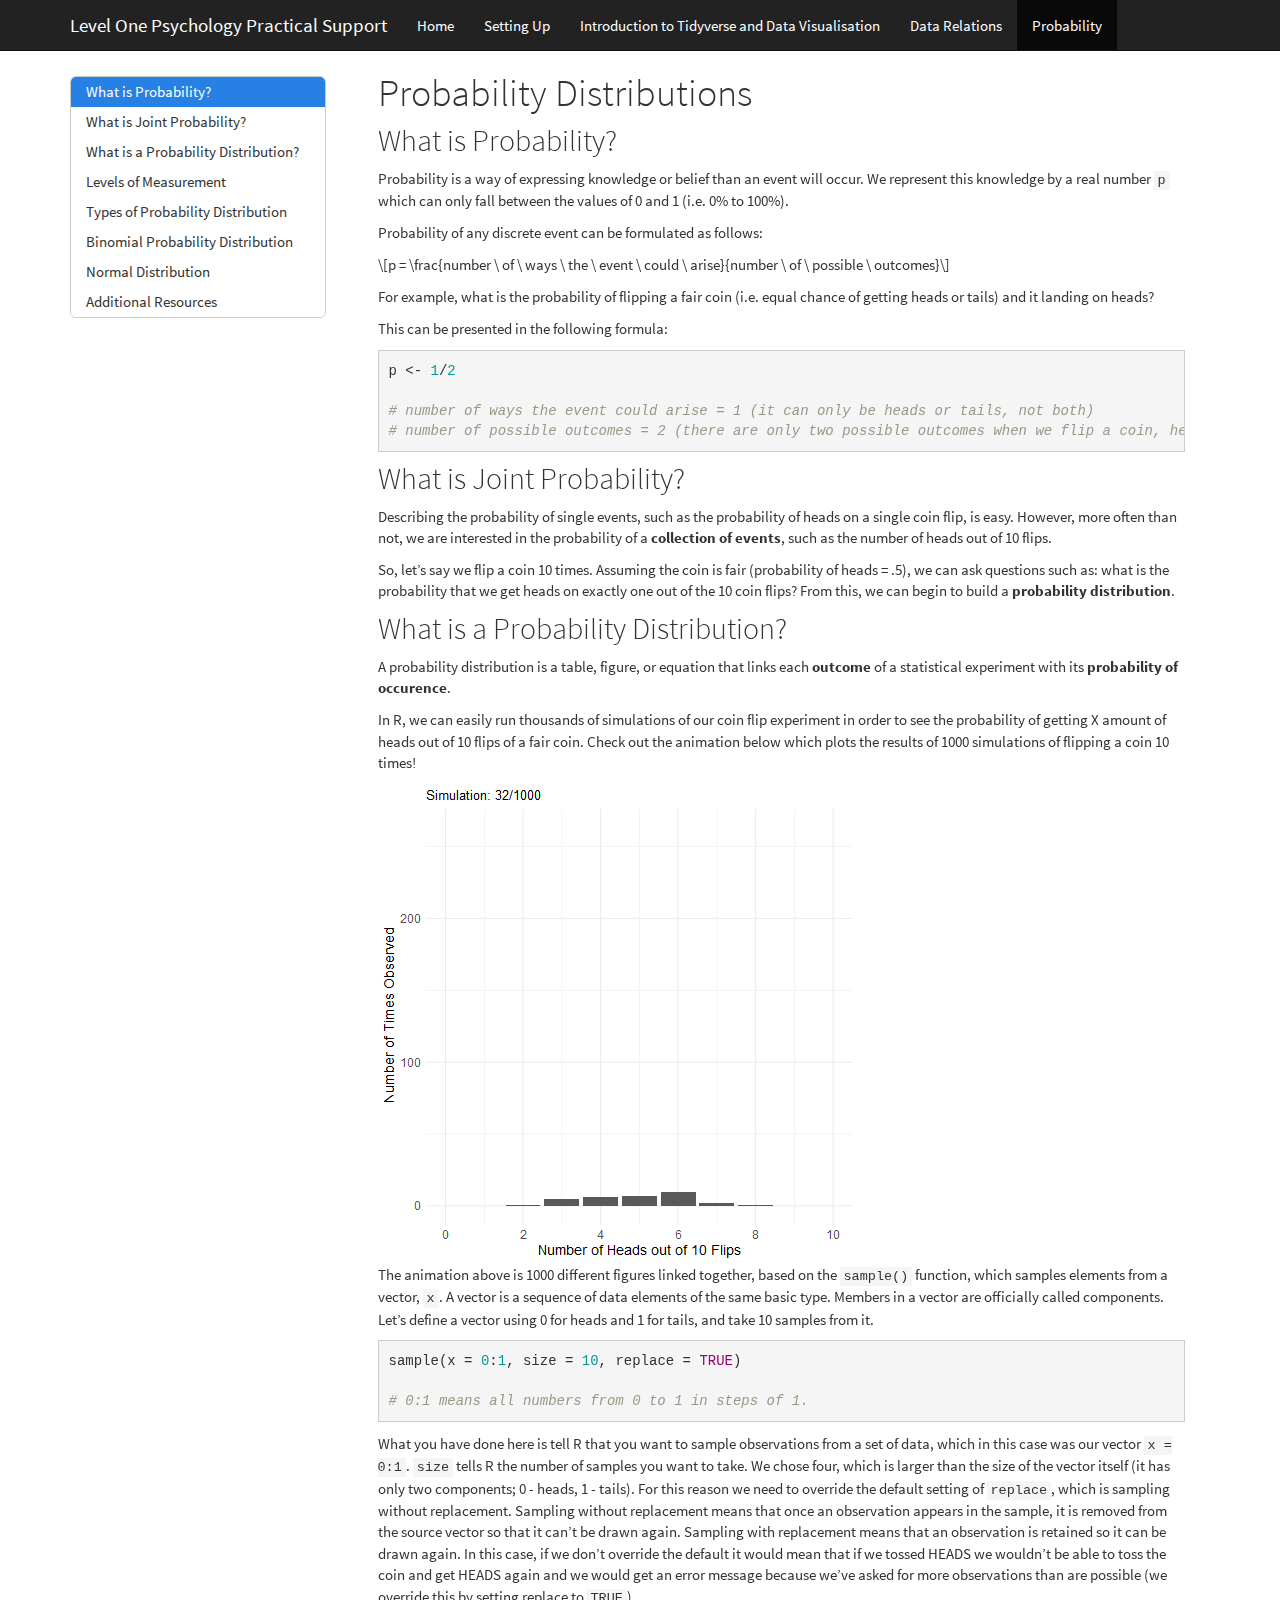
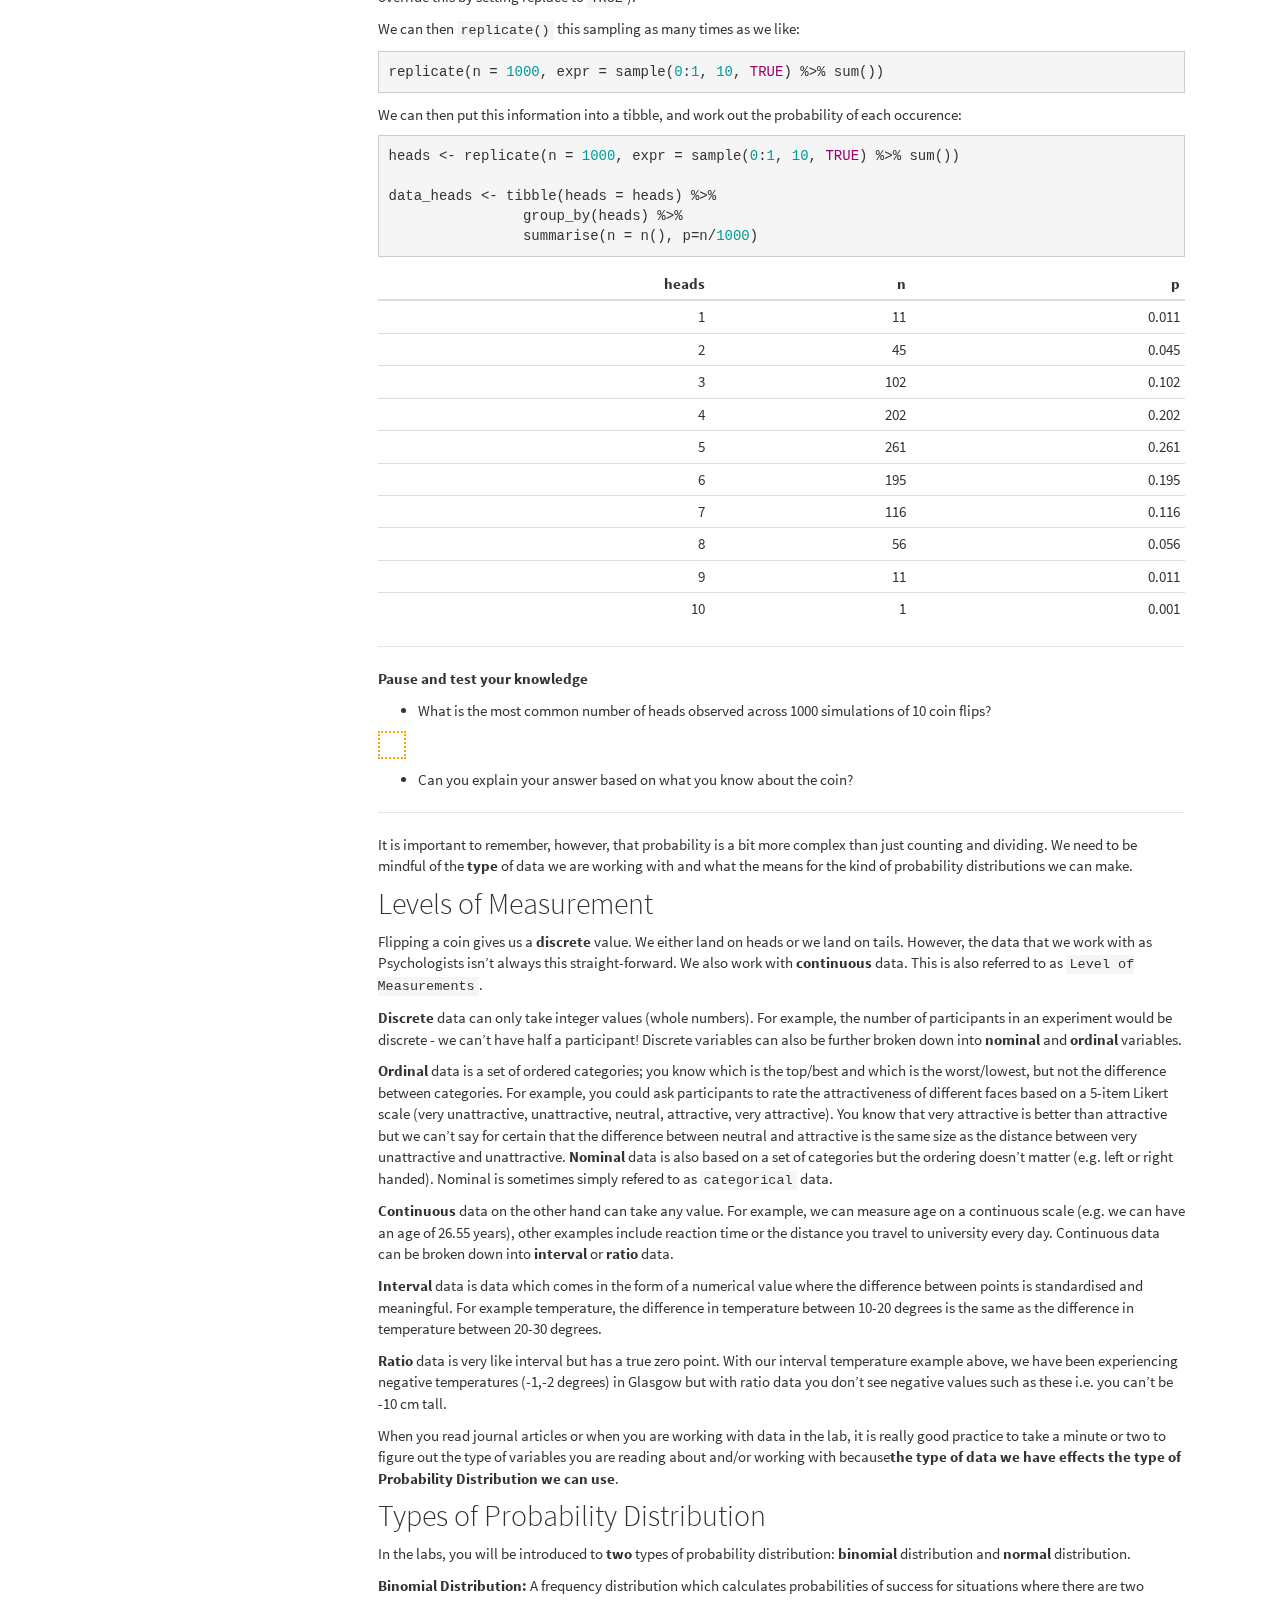
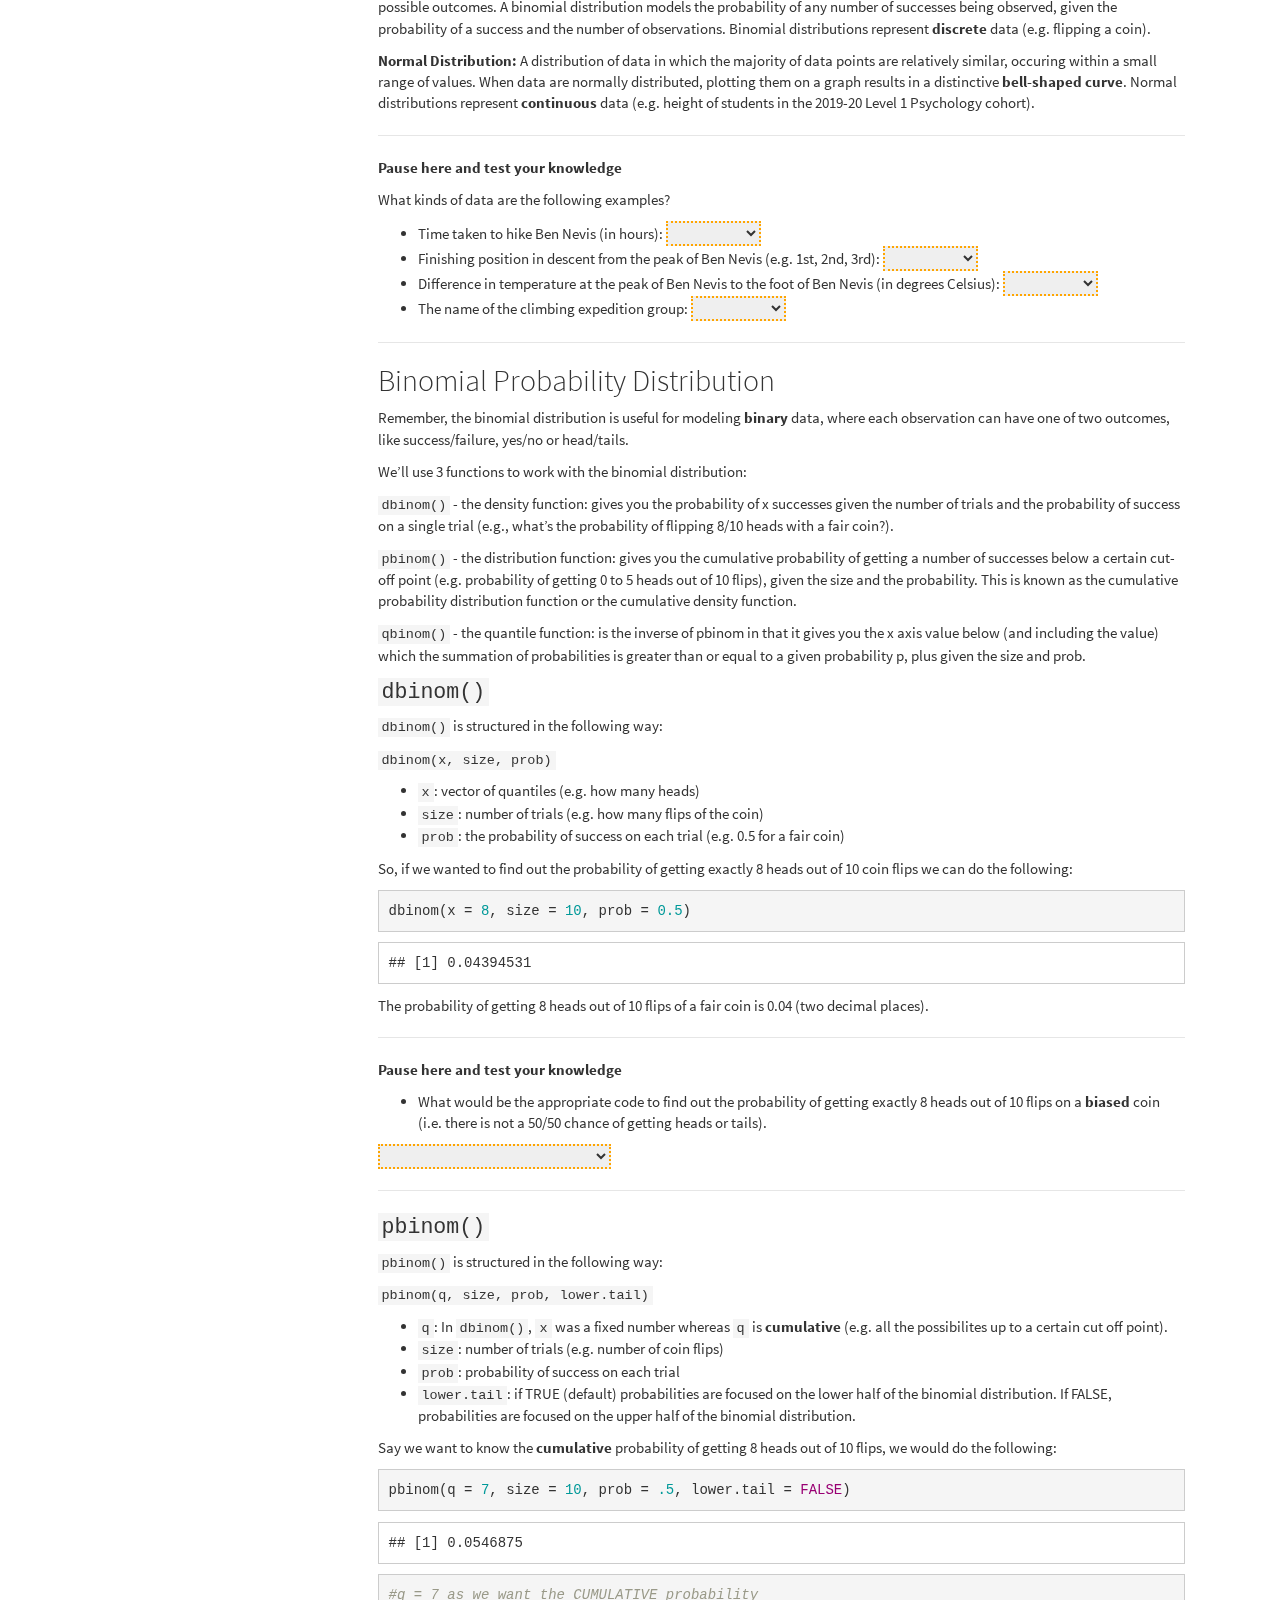
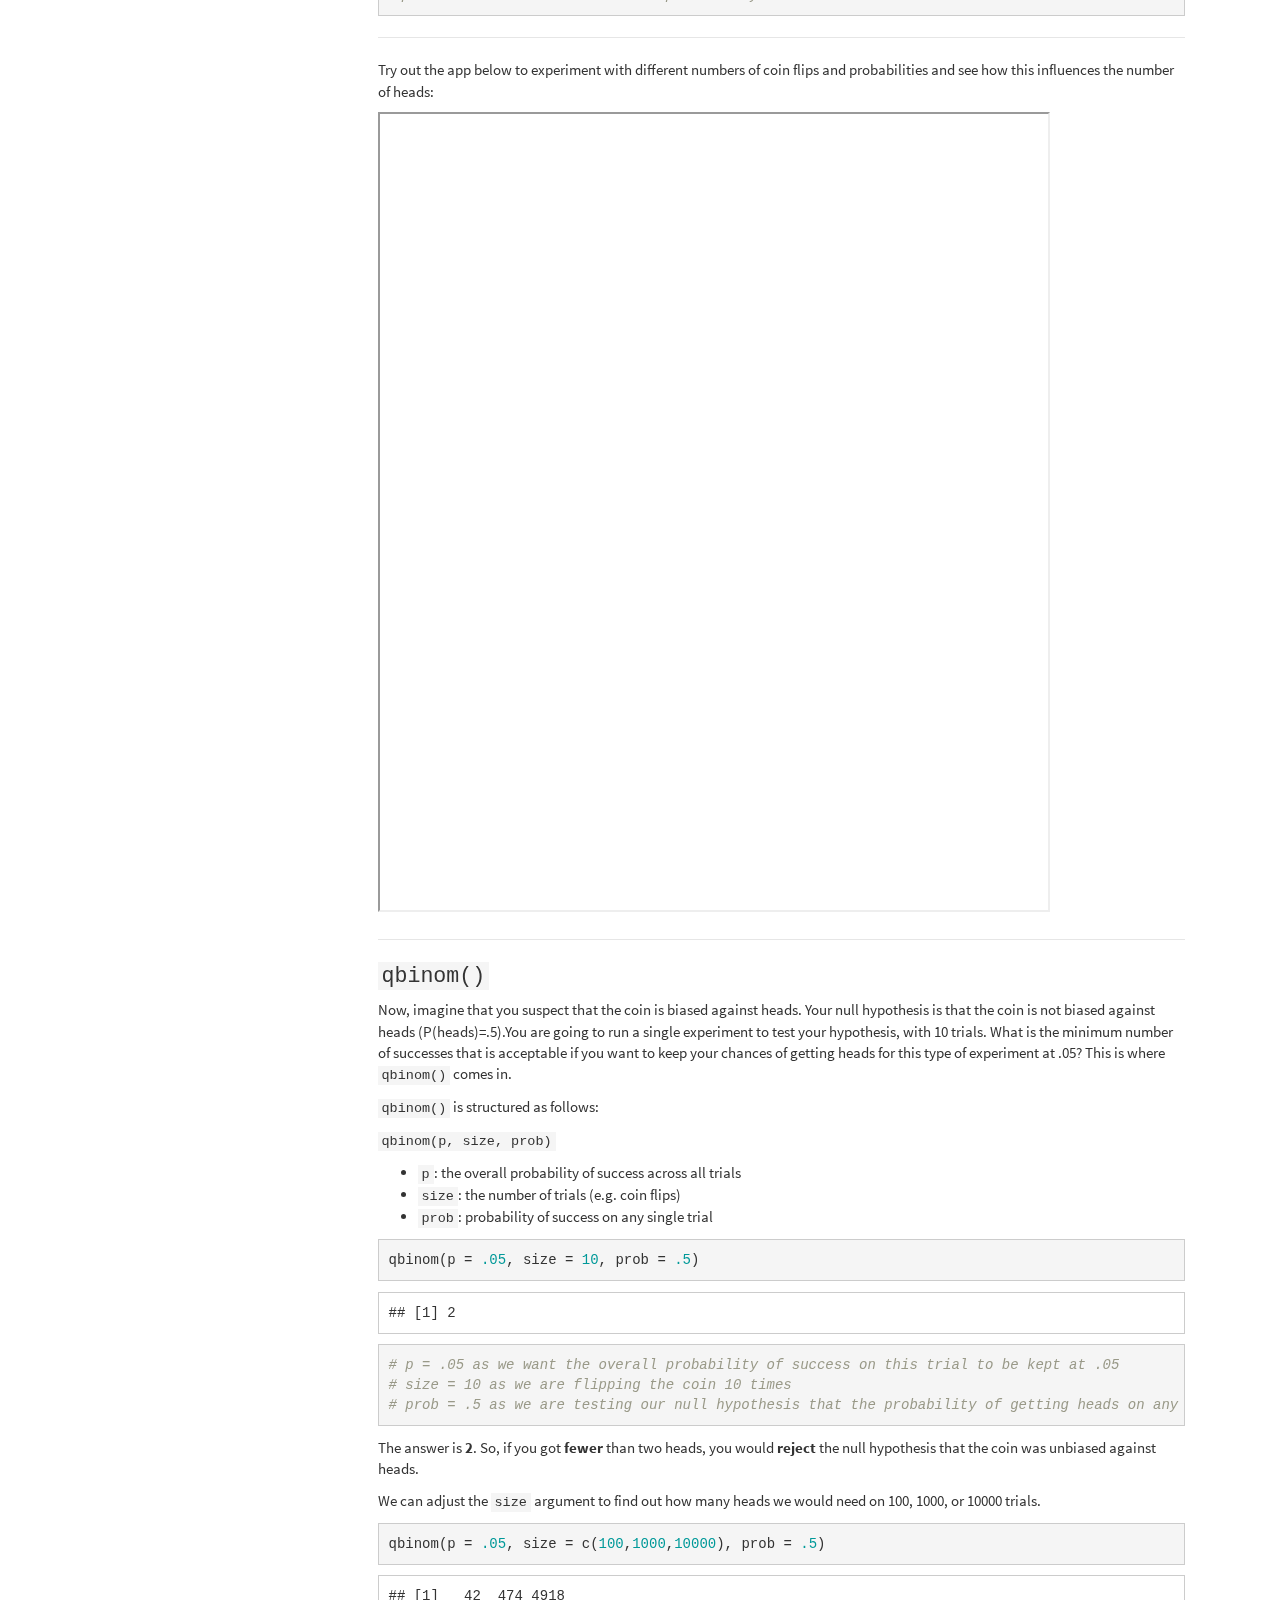
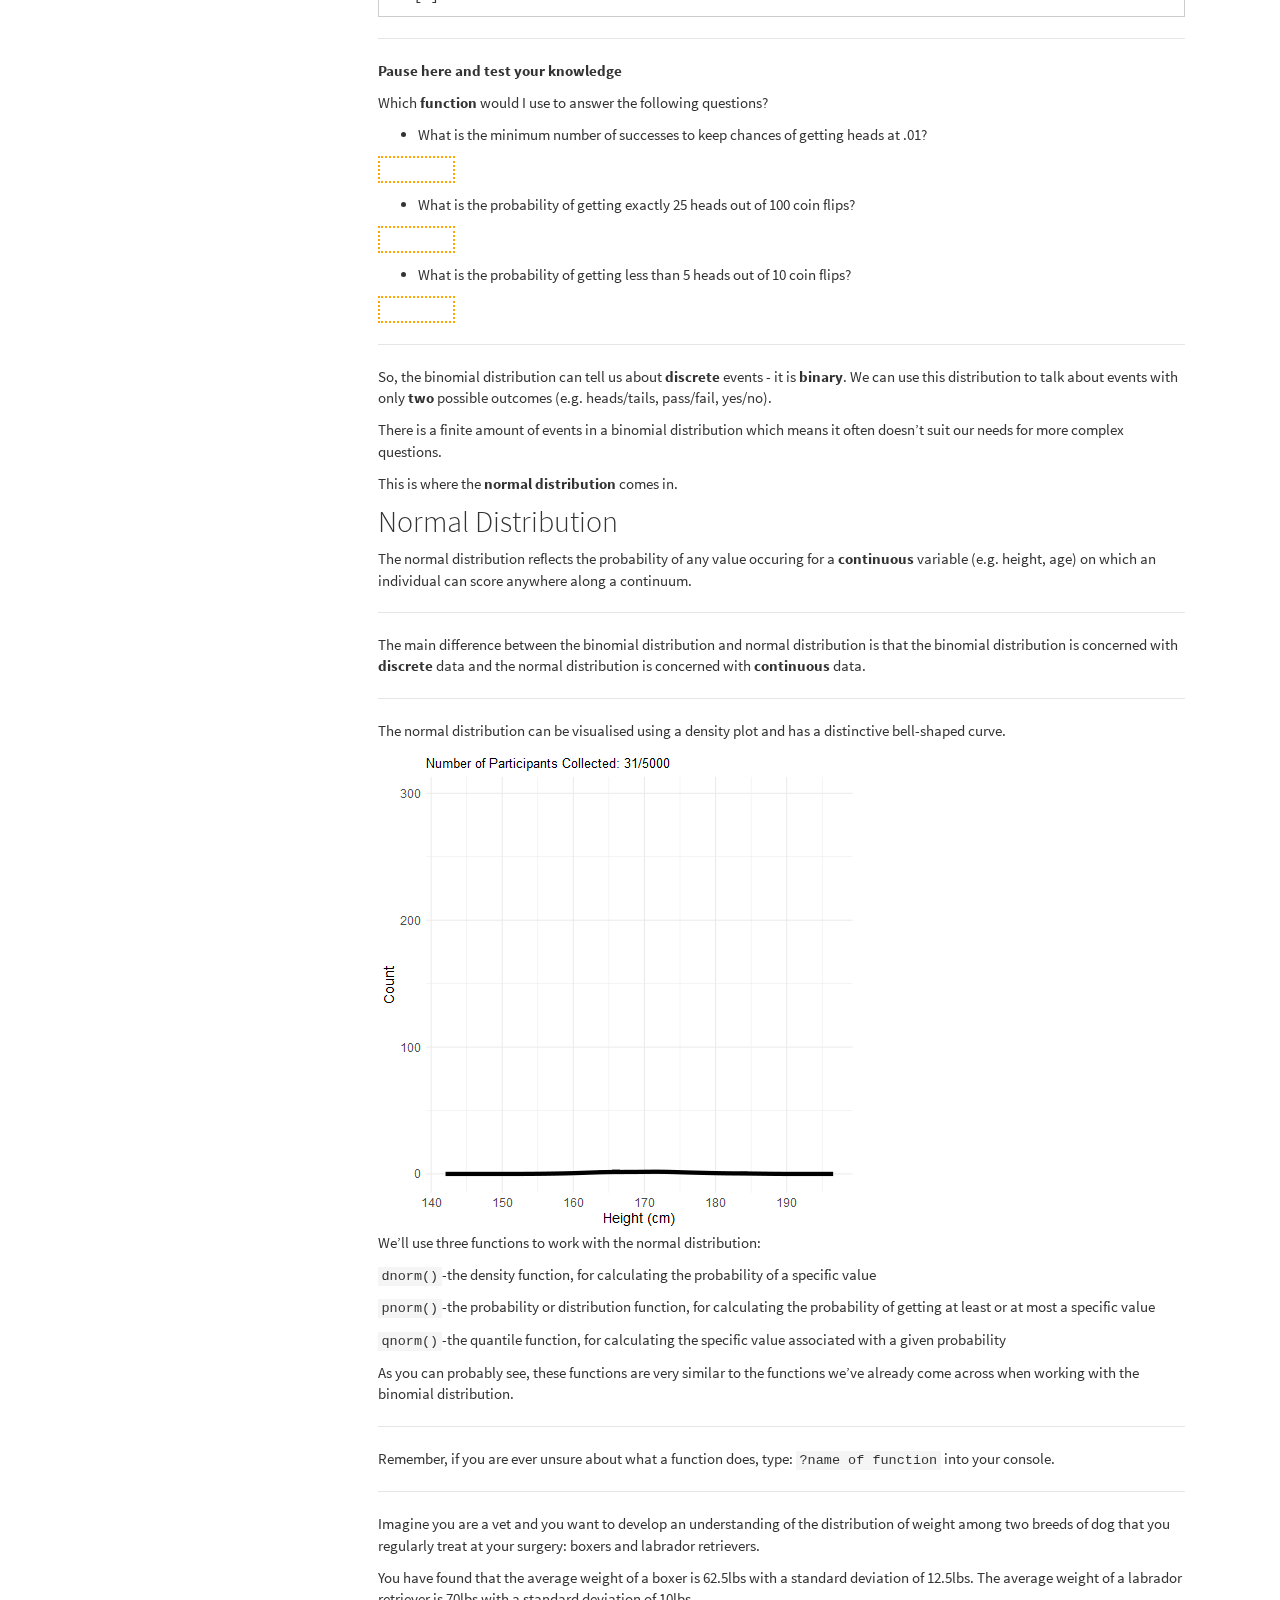
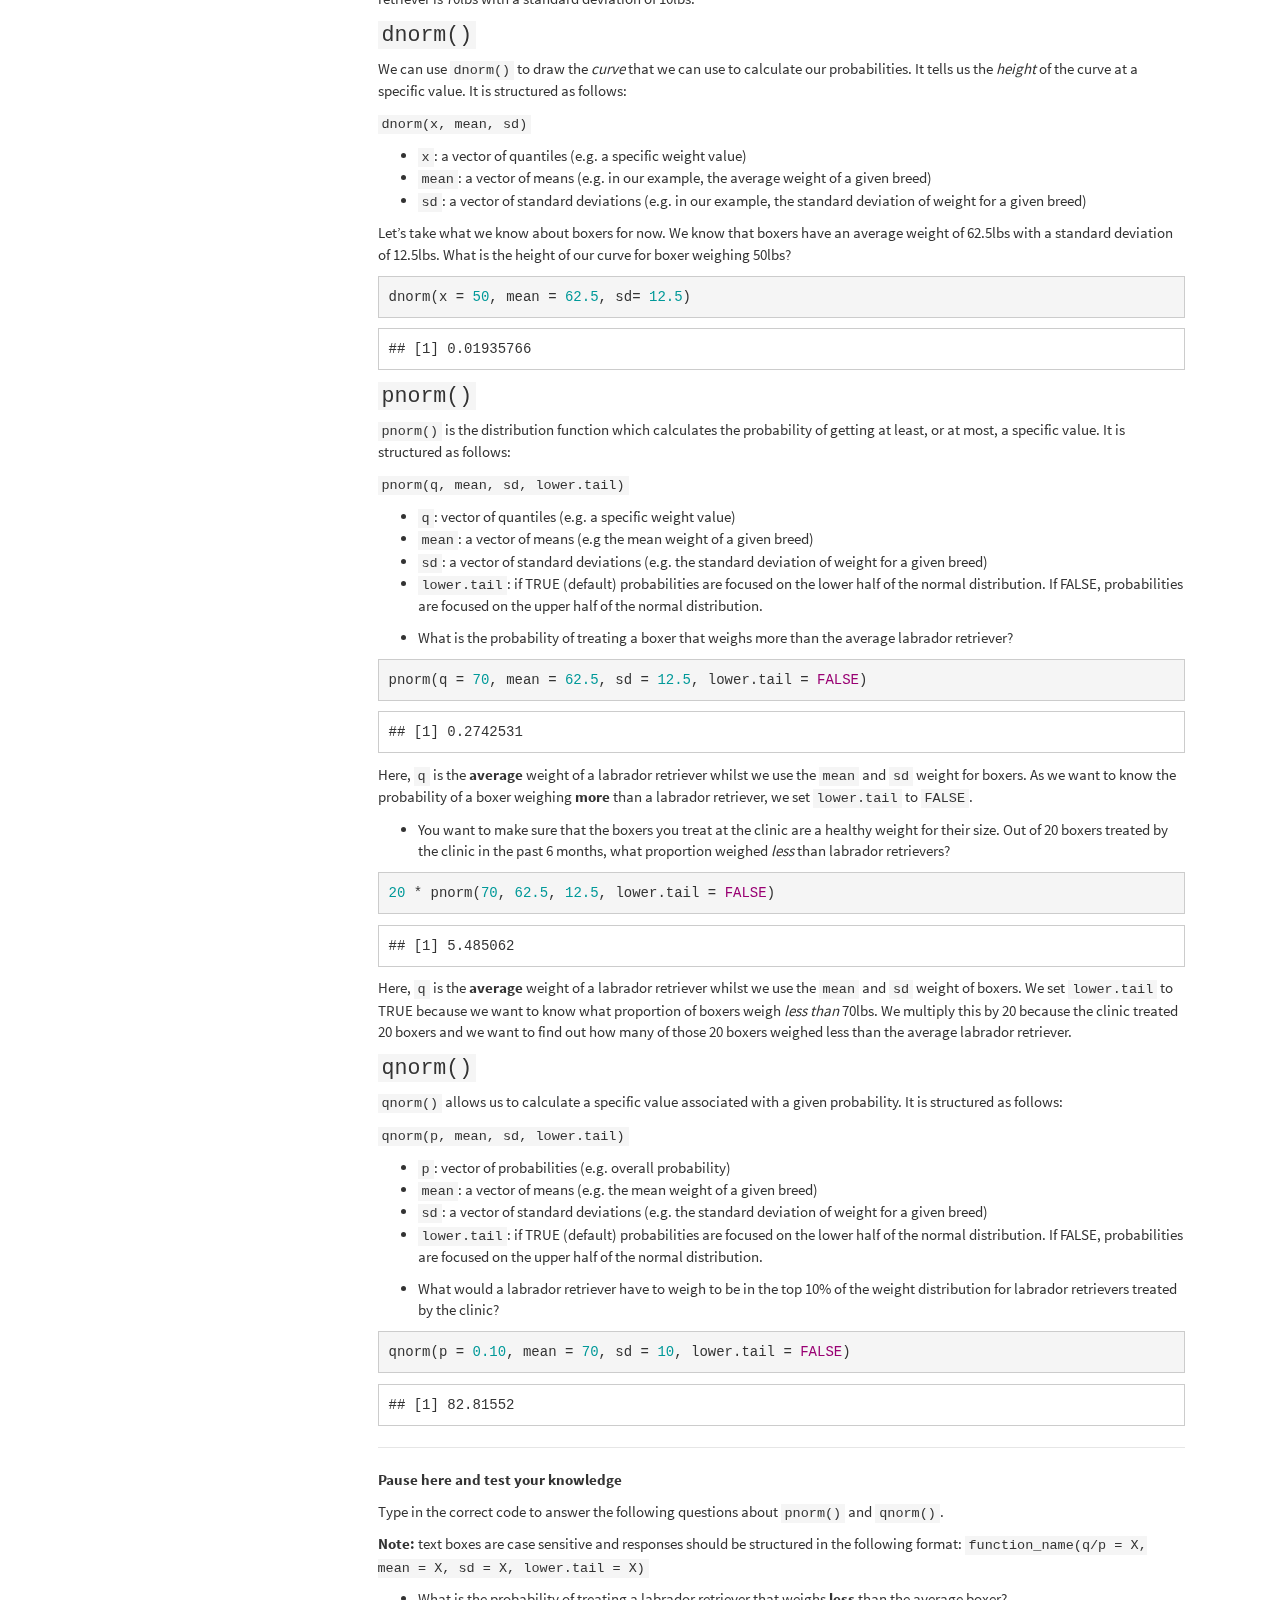
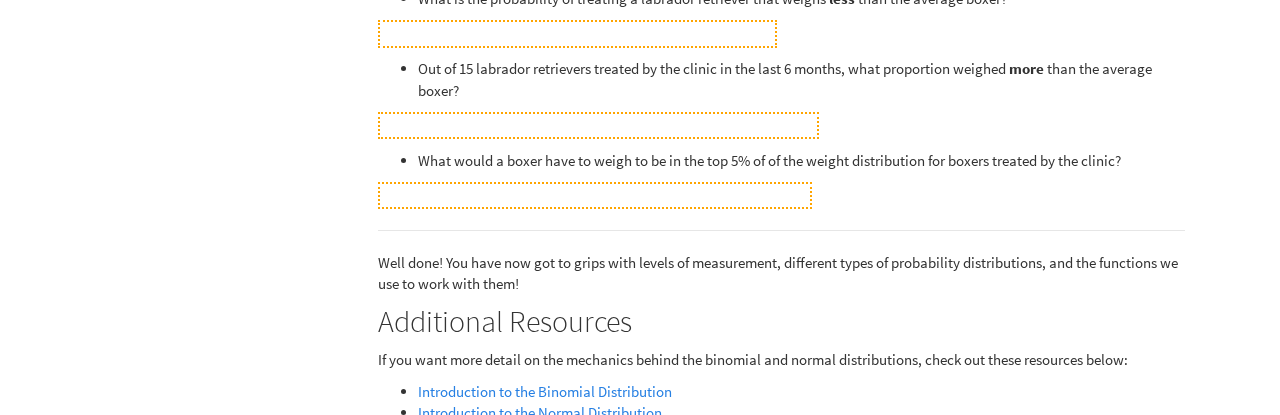
<file: Probability_Dist.html>
<!DOCTYPE html>

<html xmlns="http://www.w3.org/1999/xhtml">

<head>

<meta charset="utf-8" />
<meta http-equiv="Content-Type" content="text/html; charset=utf-8" />
<meta name="generator" content="pandoc" />




<title>Probability Distributions</title>

<script src="site_libs/jquery-1.11.3/jquery.min.js"></script>
<meta name="viewport" content="width=device-width, initial-scale=1" />
<link href="site_libs/bootstrap-3.3.5/css/cosmo.min.css" rel="stylesheet" />
<script src="site_libs/bootstrap-3.3.5/js/bootstrap.min.js"></script>
<script src="site_libs/bootstrap-3.3.5/shim/html5shiv.min.js"></script>
<script src="site_libs/bootstrap-3.3.5/shim/respond.min.js"></script>
<script src="site_libs/jqueryui-1.11.4/jquery-ui.min.js"></script>
<link href="site_libs/tocify-1.9.1/jquery.tocify.css" rel="stylesheet" />
<script src="site_libs/tocify-1.9.1/jquery.tocify.js"></script>
<script src="site_libs/navigation-1.1/tabsets.js"></script>
<link href="site_libs/highlightjs-9.12.0/default.css" rel="stylesheet" />
<script src="site_libs/highlightjs-9.12.0/highlight.js"></script>

<style type="text/css">code{white-space: pre;}</style>
<style type="text/css">
  pre:not([class]) {
    background-color: white;
  }
</style>
<script type="text/javascript">
if (window.hljs) {
  hljs.configure({languages: []});
  hljs.initHighlightingOnLoad();
  if (document.readyState && document.readyState === "complete") {
    window.setTimeout(function() { hljs.initHighlighting(); }, 0);
  }
}
</script>



<style type="text/css">
h1 {
  font-size: 34px;
}
h1.title {
  font-size: 38px;
}
h2 {
  font-size: 30px;
}
h3 {
  font-size: 24px;
}
h4 {
  font-size: 18px;
}
h5 {
  font-size: 16px;
}
h6 {
  font-size: 12px;
}
.table th:not([align]) {
  text-align: left;
}
</style>

<link rel="stylesheet" href="webex.css" type="text/css" />



<style type = "text/css">
.main-container {
  max-width: 940px;
  margin-left: auto;
  margin-right: auto;
}
code {
  color: inherit;
  background-color: rgba(0, 0, 0, 0.04);
}
img {
  max-width:100%;
  height: auto;
}
.tabbed-pane {
  padding-top: 12px;
}
.html-widget {
  margin-bottom: 20px;
}
button.code-folding-btn:focus {
  outline: none;
}
summary {
  display: list-item;
}
</style>


<style type="text/css">
/* padding for bootstrap navbar */
body {
  padding-top: 51px;
  padding-bottom: 40px;
}
/* offset scroll position for anchor links (for fixed navbar)  */
.section h1 {
  padding-top: 56px;
  margin-top: -56px;
}
.section h2 {
  padding-top: 56px;
  margin-top: -56px;
}
.section h3 {
  padding-top: 56px;
  margin-top: -56px;
}
.section h4 {
  padding-top: 56px;
  margin-top: -56px;
}
.section h5 {
  padding-top: 56px;
  margin-top: -56px;
}
.section h6 {
  padding-top: 56px;
  margin-top: -56px;
}
.dropdown-submenu {
  position: relative;
}
.dropdown-submenu>.dropdown-menu {
  top: 0;
  left: 100%;
  margin-top: -6px;
  margin-left: -1px;
  border-radius: 0 6px 6px 6px;
}
.dropdown-submenu:hover>.dropdown-menu {
  display: block;
}
.dropdown-submenu>a:after {
  display: block;
  content: " ";
  float: right;
  width: 0;
  height: 0;
  border-color: transparent;
  border-style: solid;
  border-width: 5px 0 5px 5px;
  border-left-color: #cccccc;
  margin-top: 5px;
  margin-right: -10px;
}
.dropdown-submenu:hover>a:after {
  border-left-color: #ffffff;
}
.dropdown-submenu.pull-left {
  float: none;
}
.dropdown-submenu.pull-left>.dropdown-menu {
  left: -100%;
  margin-left: 10px;
  border-radius: 6px 0 6px 6px;
}
</style>

<script>
// manage active state of menu based on current page
$(document).ready(function () {
  // active menu anchor
  href = window.location.pathname
  href = href.substr(href.lastIndexOf('/') + 1)
  if (href === "")
    href = "index.html";
  var menuAnchor = $('a[href="' + href + '"]');

  // mark it active
  menuAnchor.parent().addClass('active');

  // if it's got a parent navbar menu mark it active as well
  menuAnchor.closest('li.dropdown').addClass('active');
});
</script>

<!-- tabsets -->

<style type="text/css">
.tabset-dropdown > .nav-tabs {
  display: inline-table;
  max-height: 500px;
  min-height: 44px;
  overflow-y: auto;
  background: white;
  border: 1px solid #ddd;
  border-radius: 4px;
}

.tabset-dropdown > .nav-tabs > li.active:before {
  content: "";
  font-family: 'Glyphicons Halflings';
  display: inline-block;
  padding: 10px;
  border-right: 1px solid #ddd;
}

.tabset-dropdown > .nav-tabs.nav-tabs-open > li.active:before {
  content: "&#xe258;";
  border: none;
}

.tabset-dropdown > .nav-tabs.nav-tabs-open:before {
  content: "";
  font-family: 'Glyphicons Halflings';
  display: inline-block;
  padding: 10px;
  border-right: 1px solid #ddd;
}

.tabset-dropdown > .nav-tabs > li.active {
  display: block;
}

.tabset-dropdown > .nav-tabs > li > a,
.tabset-dropdown > .nav-tabs > li > a:focus,
.tabset-dropdown > .nav-tabs > li > a:hover {
  border: none;
  display: inline-block;
  border-radius: 4px;
}

.tabset-dropdown > .nav-tabs.nav-tabs-open > li {
  display: block;
  float: none;
}

.tabset-dropdown > .nav-tabs > li {
  display: none;
}
</style>

<script>
$(document).ready(function () {
  window.buildTabsets("TOC");
});

$(document).ready(function () {
  $('.tabset-dropdown > .nav-tabs > li').click(function () {
    $(this).parent().toggleClass('nav-tabs-open')
  });
});
</script>

<!-- code folding -->



<script>
$(document).ready(function ()  {

    // move toc-ignore selectors from section div to header
    $('div.section.toc-ignore')
        .removeClass('toc-ignore')
        .children('h1,h2,h3,h4,h5').addClass('toc-ignore');

    // establish options
    var options = {
      selectors: "h1,h2,h3",
      theme: "bootstrap3",
      context: '.toc-content',
      hashGenerator: function (text) {
        return text.replace(/[.\\/?&!#<>]/g, '').replace(/\s/g, '_').toLowerCase();
      },
      ignoreSelector: ".toc-ignore",
      scrollTo: 0
    };
    options.showAndHide = true;
    options.smoothScroll = true;

    // tocify
    var toc = $("#TOC").tocify(options).data("toc-tocify");
});
</script>

<style type="text/css">

#TOC {
  margin: 25px 0px 20px 0px;
}
@media (max-width: 768px) {
#TOC {
  position: relative;
  width: 100%;
}
}


.toc-content {
  padding-left: 30px;
  padding-right: 40px;
}

div.main-container {
  max-width: 1200px;
}

div.tocify {
  width: 20%;
  max-width: 260px;
  max-height: 85%;
}

@media (min-width: 768px) and (max-width: 991px) {
  div.tocify {
    width: 25%;
  }
}

@media (max-width: 767px) {
  div.tocify {
    width: 100%;
    max-width: none;
  }
}

.tocify ul, .tocify li {
  line-height: 20px;
}

.tocify-subheader .tocify-item {
  font-size: 0.90em;
}

.tocify .list-group-item {
  border-radius: 0px;
}


</style>



</head>

<body>


<div class="container-fluid main-container">


<!-- setup 3col/9col grid for toc_float and main content  -->
<div class="row-fluid">
<div class="col-xs-12 col-sm-4 col-md-3">
<div id="TOC" class="tocify">
</div>
</div>

<div class="toc-content col-xs-12 col-sm-8 col-md-9">




<div class="navbar navbar-default  navbar-fixed-top" role="navigation">
  <div class="container">
    <div class="navbar-header">
      <button type="button" class="navbar-toggle collapsed" data-toggle="collapse" data-target="#navbar">
        <span class="icon-bar"></span>
        <span class="icon-bar"></span>
        <span class="icon-bar"></span>
      </button>
      <a class="navbar-brand" href="index.html">Level One Psychology Practical Support</a>
    </div>
    <div id="navbar" class="navbar-collapse collapse">
      <ul class="nav navbar-nav">
        <li>
  <a href="index.html">Home</a>
</li>
<li>
  <a href="Setting_up.html">Setting Up</a>
</li>
<li>
  <a href="Intro_Tidyverse.html">Introduction to Tidyverse and Data Visualisation</a>
</li>
<li>
  <a href="Data_Relations.html">Data Relations</a>
</li>
<li>
  <a href="Probability_Dist.html">Probability</a>
</li>
      </ul>
      <ul class="nav navbar-nav navbar-right">
        
      </ul>
    </div><!--/.nav-collapse -->
  </div><!--/.container -->
</div><!--/.navbar -->

<div class="fluid-row" id="header">



<h1 class="title toc-ignore">Probability Distributions</h1>

</div>


<div id="what-is-probability" class="section level2">
<h2>What is Probability?</h2>
<p>Probability is a way of expressing knowledge or belief than an event will occur. We represent this knowledge by a real number <code>p</code> which can only fall between the values of 0 and 1 (i.e. 0% to 100%).</p>
<p>Probability of any discrete event can be formulated as follows:</p>
<p><span class="math display">\[p = \frac{number \  of  \ ways \ the \ event \ could \  arise}{number \ of \ possible \ outcomes}\]</span></p>
<p>For example, what is the probability of flipping a fair coin (i.e. equal chance of getting heads or tails) and it landing on heads?</p>
<p>This can be presented in the following formula:</p>
<pre class="r"><code>p &lt;- 1/2 

# number of ways the event could arise = 1 (it can only be heads or tails, not both) 
# number of possible outcomes = 2 (there are only two possible outcomes when we flip a coin, heads or tails) </code></pre>
</div>
<div id="what-is-joint-probability" class="section level2">
<h2>What is Joint Probability?</h2>
<p>Describing the probability of single events, such as the probability of heads on a single coin flip, is easy. However, more often than not, we are interested in the probability of a <strong>collection of events</strong>, such as the number of heads out of 10 flips.</p>
<p>So, let’s say we flip a coin 10 times. Assuming the coin is fair (probability of heads = .5), we can ask questions such as: what is the probability that we get heads on exactly one out of the 10 coin flips? From this, we can begin to build a <strong>probability distribution</strong>.</p>
</div>
<div id="what-is-a-probability-distribution" class="section level2">
<h2>What is a Probability Distribution?</h2>
<p>A probability distribution is a table, figure, or equation that links each <strong>outcome</strong> of a statistical experiment with its <strong>probability of occurence</strong>.</p>
<p>In R, we can easily run thousands of simulations of our coin flip experiment in order to see the probability of getting X amount of heads out of 10 flips of a fair coin. Check out the animation below which plots the results of 1000 simulations of flipping a coin 10 times!</p>
<div class="figure">
<img src="binomial_dist.gif" />

</div>
<p>The animation above is 1000 different figures linked together, based on the <code>sample()</code> function, which samples elements from a vector, <code>x</code>. A vector is a sequence of data elements of the same basic type. Members in a vector are officially called components. Let’s define a vector using 0 for heads and 1 for tails, and take 10 samples from it.</p>
<pre class="r"><code>sample(x = 0:1, size = 10, replace = TRUE) 

# 0:1 means all numbers from 0 to 1 in steps of 1.</code></pre>
<p>What you have done here is tell R that you want to sample observations from a set of data, which in this case was our vector <code>x = 0:1</code>. <code>size</code> tells R the number of samples you want to take. We chose four, which is larger than the size of the vector itself (it has only two components; 0 - heads, 1 - tails). For this reason we need to override the default setting of <code>replace</code>, which is sampling without replacement. Sampling without replacement means that once an observation appears in the sample, it is removed from the source vector so that it can’t be drawn again. Sampling with replacement means that an observation is retained so it can be drawn again. In this case, if we don’t override the default it would mean that if we tossed HEADS we wouldn’t be able to toss the coin and get HEADS again and we would get an error message because we’ve asked for more observations than are possible (we override this by setting replace to <code>TRUE</code>).</p>
<p>We can then <code>replicate()</code> this sampling as many times as we like:</p>
<pre class="r"><code>replicate(n = 1000, expr = sample(0:1, 10, TRUE) %&gt;% sum())</code></pre>
<p>We can then put this information into a tibble, and work out the probability of each occurence:</p>
<pre class="r"><code>heads &lt;- replicate(n = 1000, expr = sample(0:1, 10, TRUE) %&gt;% sum())

data_heads &lt;- tibble(heads = heads) %&gt;%   
                group_by(heads) %&gt;%           
                summarise(n = n(), p=n/1000)</code></pre>
<table>
<thead>
<tr class="header">
<th align="right">heads</th>
<th align="right">n</th>
<th align="right">p</th>
</tr>
</thead>
<tbody>
<tr class="odd">
<td align="right">1</td>
<td align="right">11</td>
<td align="right">0.011</td>
</tr>
<tr class="even">
<td align="right">2</td>
<td align="right">45</td>
<td align="right">0.045</td>
</tr>
<tr class="odd">
<td align="right">3</td>
<td align="right">102</td>
<td align="right">0.102</td>
</tr>
<tr class="even">
<td align="right">4</td>
<td align="right">202</td>
<td align="right">0.202</td>
</tr>
<tr class="odd">
<td align="right">5</td>
<td align="right">261</td>
<td align="right">0.261</td>
</tr>
<tr class="even">
<td align="right">6</td>
<td align="right">195</td>
<td align="right">0.195</td>
</tr>
<tr class="odd">
<td align="right">7</td>
<td align="right">116</td>
<td align="right">0.116</td>
</tr>
<tr class="even">
<td align="right">8</td>
<td align="right">56</td>
<td align="right">0.056</td>
</tr>
<tr class="odd">
<td align="right">9</td>
<td align="right">11</td>
<td align="right">0.011</td>
</tr>
<tr class="even">
<td align="right">10</td>
<td align="right">1</td>
<td align="right">0.001</td>
</tr>
</tbody>
</table>
<hr />
<p><strong>Pause and test your knowledge</strong></p>
<ul>
<li>What is the most common number of heads observed across 1000 simulations of 10 coin flips?</li>
</ul>
<p><input class='solveme nospaces' size='1' data-answer='["6","5","3"]'/></p>
<ul>
<li>Can you explain your answer based on what you know about the coin?</li>
</ul>
<hr />
<p>It is important to remember, however, that probability is a bit more complex than just counting and dividing. We need to be mindful of the <strong>type</strong> of data we are working with and what the means for the kind of probability distributions we can make.</p>
</div>
<div id="levels-of-measurement" class="section level2">
<h2>Levels of Measurement</h2>
<p>Flipping a coin gives us a <strong>discrete</strong> value. We either land on heads or we land on tails. However, the data that we work with as Psychologists isn’t always this straight-forward. We also work with <strong>continuous</strong> data. This is also referred to as <code>Level of Measurements</code>.</p>
<p><strong>Discrete</strong> data can only take integer values (whole numbers). For example, the number of participants in an experiment would be discrete - we can’t have half a participant! Discrete variables can also be further broken down into <strong>nominal</strong> and <strong>ordinal</strong> variables.</p>
<p><strong>Ordinal</strong> data is a set of ordered categories; you know which is the top/best and which is the worst/lowest, but not the difference between categories. For example, you could ask participants to rate the attractiveness of different faces based on a 5-item Likert scale (very unattractive, unattractive, neutral, attractive, very attractive). You know that very attractive is better than attractive but we can’t say for certain that the difference between neutral and attractive is the same size as the distance between very unattractive and unattractive. <strong>Nominal</strong> data is also based on a set of categories but the ordering doesn’t matter (e.g. left or right handed). Nominal is sometimes simply refered to as <code>categorical</code> data.</p>
<p><strong>Continuous</strong> data on the other hand can take any value. For example, we can measure age on a continuous scale (e.g. we can have an age of 26.55 years), other examples include reaction time or the distance you travel to university every day. Continuous data can be broken down into <strong>interval</strong> or <strong>ratio</strong> data.</p>
<p><strong>Interval</strong> data is data which comes in the form of a numerical value where the difference between points is standardised and meaningful. For example temperature, the difference in temperature between 10-20 degrees is the same as the difference in temperature between 20-30 degrees.</p>
<p><strong>Ratio</strong> data is very like interval but has a true zero point. With our interval temperature example above, we have been experiencing negative temperatures (-1,-2 degrees) in Glasgow but with ratio data you don’t see negative values such as these i.e. you can’t be -10 cm tall.</p>
<p>When you read journal articles or when you are working with data in the lab, it is really good practice to take a minute or two to figure out the type of variables you are reading about and/or working with because<strong>the type of data we have effects the type of Probability Distribution we can use</strong>.</p>
</div>
<div id="types-of-probability-distribution" class="section level2">
<h2>Types of Probability Distribution</h2>
<p>In the labs, you will be introduced to <strong>two</strong> types of probability distribution: <strong>binomial</strong> distribution and <strong>normal</strong> distribution.</p>
<p><strong>Binomial Distribution:</strong> A frequency distribution which calculates probabilities of success for situations where there are two possible outcomes. A binomial distribution models the probability of any number of successes being observed, given the probability of a success and the number of observations. Binomial distributions represent <strong>discrete</strong> data (e.g. flipping a coin).</p>
<p><strong>Normal Distribution:</strong> A distribution of data in which the majority of data points are relatively similar, occuring within a small range of values. When data are normally distributed, plotting them on a graph results in a distinctive <strong>bell-shaped curve</strong>. Normal distributions represent <strong>continuous</strong> data (e.g. height of students in the 2019-20 Level 1 Psychology cohort).</p>
<hr />
<p><strong>Pause here and test your knowledge</strong></p>
<p>What kinds of data are the following examples?</p>
<ul>
<li>Time taken to hike Ben Nevis (in hours): <select class='solveme' data-answer='["ratio"]'> <option></option> <option>ratio</option> <option>ordinal</option> <option>interval</option> <option>categorical</option></select></li>
<li>Finishing position in descent from the peak of Ben Nevis (e.g. 1st, 2nd, 3rd): <select class='solveme' data-answer='["ordinal"]'> <option></option> <option>ratio</option> <option>ordinal</option> <option>interval</option> <option>categorical</option></select></li>
<li>Difference in temperature at the peak of Ben Nevis to the foot of Ben Nevis (in degrees Celsius): <select class='solveme' data-answer='["interval"]'> <option></option> <option>categorical</option> <option>ordinal</option> <option>ratio</option> <option>interval</option></select></li>
<li>The name of the climbing expedition group: <select class='solveme' data-answer='["categorical"]'> <option></option> <option>interval</option> <option>categorical</option> <option>ordinal</option> <option>ratio</option></select></li>
</ul>
<hr />
</div>
<div id="binomial-probability-distribution" class="section level2">
<h2>Binomial Probability Distribution</h2>
<p>Remember, the binomial distribution is useful for modeling <strong>binary</strong> data, where each observation can have one of two outcomes, like success/failure, yes/no or head/tails.</p>
<p>We’ll use 3 functions to work with the binomial distribution:</p>
<p><code>dbinom()</code> - the density function: gives you the probability of x successes given the number of trials and the probability of success on a single trial (e.g., what’s the probability of flipping 8/10 heads with a fair coin?).</p>
<p><code>pbinom()</code> - the distribution function: gives you the cumulative probability of getting a number of successes below a certain cut-off point (e.g. probability of getting 0 to 5 heads out of 10 flips), given the size and the probability. This is known as the cumulative probability distribution function or the cumulative density function.</p>
<p><code>qbinom()</code> - the quantile function: is the inverse of pbinom in that it gives you the x axis value below (and including the value) which the summation of probabilities is greater than or equal to a given probability p, plus given the size and prob.</p>
<div id="dbinom" class="section level3">
<h3><code>dbinom()</code></h3>
<p><code>dbinom()</code> is structured in the following way:</p>
<p><code>dbinom(x, size, prob)</code></p>
<ul>
<li><code>x</code>: vector of quantiles (e.g. how many heads)</li>
<li><code>size</code>: number of trials (e.g. how many flips of the coin)</li>
<li><code>prob</code>: the probability of success on each trial (e.g. 0.5 for a fair coin)</li>
</ul>
<p>So, if we wanted to find out the probability of getting exactly 8 heads out of 10 coin flips we can do the following:</p>
<pre class="r"><code>dbinom(x = 8, size = 10, prob = 0.5)</code></pre>
<pre><code>## [1] 0.04394531</code></pre>
<p>The probability of getting 8 heads out of 10 flips of a fair coin is 0.04 (two decimal places).</p>
<hr />
<p><strong>Pause here and test your knowledge</strong></p>
<ul>
<li>What would be the appropriate code to find out the probability of getting exactly 8 heads out of 10 flips on a <strong>biased</strong> coin (i.e. there is not a 50/50 chance of getting heads or tails).</li>
</ul>
<p><select class='solveme' data-answer='["dbinom(x = 8, size = 10, prob = 0.8)"]'> <option></option> <option>dbinom(x = 8, size = 10, prob = 0.8)</option> <option>dbinom(x = 10, size = 8, prob = 0.8)</option> <option>dbinom(x = 10, size = 8, prob = 0.5)</option></select></p>
<hr />
</div>
<div id="pbinom" class="section level3">
<h3><code>pbinom()</code></h3>
<p><code>pbinom()</code> is structured in the following way:</p>
<p><code>pbinom(q, size, prob, lower.tail)</code></p>
<ul>
<li><code>q</code>: In <code>dbinom()</code>, <code>x</code> was a fixed number whereas <code>q</code> is <strong>cumulative</strong> (e.g. all the possibilites up to a certain cut off point).</li>
<li><code>size</code>: number of trials (e.g. number of coin flips)</li>
<li><code>prob</code>: probability of success on each trial</li>
<li><code>lower.tail</code>: if TRUE (default) probabilities are focused on the lower half of the binomial distribution. If FALSE, probabilities are focused on the upper half of the binomial distribution.</li>
</ul>
<p>Say we want to know the <strong>cumulative</strong> probability of getting 8 heads out of 10 flips, we would do the following:</p>
<pre class="r"><code>pbinom(q = 7, size = 10, prob = .5, lower.tail = FALSE)</code></pre>
<pre><code>## [1] 0.0546875</code></pre>
<pre class="r"><code>#q = 7 as we want the CUMULATIVE probability </code></pre>
<hr />
<p>Try out the app below to experiment with different numbers of coin flips and probabilities and see how this influences the number of heads:</p>
<iframe src="https://shannon-mcnee19.shinyapps.io/binomial_shiny/" width="672" height="800px">
</iframe>
<hr />
</div>
<div id="qbinom" class="section level3">
<h3><code>qbinom()</code></h3>
<p>Now, imagine that you suspect that the coin is biased against heads. Your null hypothesis is that the coin is not biased against heads (P(heads)=.5).You are going to run a single experiment to test your hypothesis, with 10 trials. What is the minimum number of successes that is acceptable if you want to keep your chances of getting heads for this type of experiment at .05? This is where <code>qbinom()</code> comes in.</p>
<p><code>qbinom()</code> is structured as follows:</p>
<p><code>qbinom(p, size, prob)</code></p>
<ul>
<li><code>p</code>: the overall probability of success across all trials</li>
<li><code>size</code>: the number of trials (e.g. coin flips)</li>
<li><code>prob</code>: probability of success on any single trial</li>
</ul>
<pre class="r"><code>qbinom(p = .05, size = 10, prob = .5)</code></pre>
<pre><code>## [1] 2</code></pre>
<pre class="r"><code># p = .05 as we want the overall probability of success on this trial to be kept at .05
# size = 10 as we are flipping the coin 10 times 
# prob = .5 as we are testing our null hypothesis that the probability of getting heads on any single coin flip is .5</code></pre>
<p>The answer is <strong>2</strong>. So, if you got <strong>fewer</strong> than two heads, you would <strong>reject</strong> the null hypothesis that the coin was unbiased against heads.</p>
<p>We can adjust the <code>size</code> argument to find out how many heads we would need on 100, 1000, or 10000 trials.</p>
<pre class="r"><code>qbinom(p = .05, size = c(100,1000,10000), prob = .5)</code></pre>
<pre><code>## [1]   42  474 4918</code></pre>
<hr />
<p><strong>Pause here and test your knowledge</strong></p>
<p>Which <strong>function</strong> would I use to answer the following questions?</p>
<ul>
<li>What is the minimum number of successes to keep chances of getting heads at .01?</li>
</ul>
<p><input class='solveme nospaces' size='8' data-answer='["dbinom()","pbinom()","qbinom()"]'/></p>
<ul>
<li>What is the probability of getting exactly 25 heads out of 100 coin flips?</li>
</ul>
<p><input class='solveme nospaces' size='8' data-answer='["pbinom()","dbinom()","qbinom()"]'/></p>
<ul>
<li>What is the probability of getting less than 5 heads out of 10 coin flips?</li>
</ul>
<p><input class='solveme nospaces' size='8' data-answer='["qbinom()","dbinom()","pbinom()"]'/></p>
<hr />
<p>So, the binomial distribution can tell us about <strong>discrete</strong> events - it is <strong>binary</strong>. We can use this distribution to talk about events with only <strong>two</strong> possible outcomes (e.g. heads/tails, pass/fail, yes/no).</p>
<p>There is a finite amount of events in a binomial distribution which means it often doesn’t suit our needs for more complex questions.</p>
<p>This is where the <strong>normal distribution</strong> comes in.</p>
</div>
</div>
<div id="normal-distribution" class="section level2">
<h2>Normal Distribution</h2>
<p>The normal distribution reflects the probability of any value occuring for a <strong>continuous</strong> variable (e.g. height, age) on which an individual can score anywhere along a continuum.</p>
<hr />
<p>The main difference between the binomial distribution and normal distribution is that the binomial distribution is concerned with <strong>discrete</strong> data and the normal distribution is concerned with <strong>continuous</strong> data.</p>
<hr />
<p>The normal distribution can be visualised using a density plot and has a distinctive bell-shaped curve.</p>
<div class="figure">
<img src="normal_dist.gif" />

</div>
<p>We’ll use three functions to work with the normal distribution:</p>
<p><code>dnorm()</code>-the density function, for calculating the probability of a specific value</p>
<p><code>pnorm()</code>-the probability or distribution function, for calculating the probability of getting at least or at most a specific value</p>
<p><code>qnorm()</code>-the quantile function, for calculating the specific value associated with a given probability</p>
<p>As you can probably see, these functions are very similar to the functions we’ve already come across when working with the binomial distribution.</p>
<hr />
<p>Remember, if you are ever unsure about what a function does, type: <code>?name of function</code> into your console.</p>
<hr />
<p>Imagine you are a vet and you want to develop an understanding of the distribution of weight among two breeds of dog that you regularly treat at your surgery: boxers and labrador retrievers.</p>
<p>You have found that the average weight of a boxer is 62.5lbs with a standard deviation of 12.5lbs. The average weight of a labrador retriever is 70lbs with a standard deviation of 10lbs.</p>
<div id="dnorm" class="section level3">
<h3><code>dnorm()</code></h3>
<p>We can use <code>dnorm()</code> to draw the <em>curve</em> that we can use to calculate our probabilities. It tells us the <em>height</em> of the curve at a specific value. It is structured as follows:</p>
<p><code>dnorm(x, mean, sd)</code></p>
<ul>
<li><code>x</code>: a vector of quantiles (e.g. a specific weight value)</li>
<li><code>mean</code>: a vector of means (e.g. in our example, the average weight of a given breed)</li>
<li><code>sd</code>: a vector of standard deviations (e.g. in our example, the standard deviation of weight for a given breed)</li>
</ul>
<p>Let’s take what we know about boxers for now. We know that boxers have an average weight of 62.5lbs with a standard deviation of 12.5lbs. What is the height of our curve for boxer weighing 50lbs?</p>
<pre class="r"><code>dnorm(x = 50, mean = 62.5, sd= 12.5)</code></pre>
<pre><code>## [1] 0.01935766</code></pre>
</div>
<div id="pnorm" class="section level3">
<h3><code>pnorm()</code></h3>
<p><code>pnorm()</code> is the distribution function which calculates the probability of getting at least, or at most, a specific value. It is structured as follows:</p>
<p><code>pnorm(q, mean, sd, lower.tail)</code></p>
<ul>
<li><code>q</code>: vector of quantiles (e.g. a specific weight value)</li>
<li><code>mean</code>: a vector of means (e.g the mean weight of a given breed)</li>
<li><code>sd</code>: a vector of standard deviations (e.g. the standard deviation of weight for a given breed)</li>
<li><p><code>lower.tail</code>: if TRUE (default) probabilities are focused on the lower half of the normal distribution. If FALSE, probabilities are focused on the upper half of the normal distribution.</p></li>
<li><p>What is the probability of treating a boxer that weighs more than the average labrador retriever?</p></li>
</ul>
<pre class="r"><code>pnorm(q = 70, mean = 62.5, sd = 12.5, lower.tail = FALSE)</code></pre>
<pre><code>## [1] 0.2742531</code></pre>
<p>Here, <code>q</code> is the <strong>average</strong> weight of a labrador retriever whilst we use the <code>mean</code> and <code>sd</code> weight for boxers. As we want to know the probability of a boxer weighing <strong>more</strong> than a labrador retriever, we set <code>lower.tail</code> to <code>FALSE</code>.</p>
<ul>
<li>You want to make sure that the boxers you treat at the clinic are a healthy weight for their size. Out of 20 boxers treated by the clinic in the past 6 months, what proportion weighed <em>less</em> than labrador retrievers?</li>
</ul>
<pre class="r"><code>20 * pnorm(70, 62.5, 12.5, lower.tail = FALSE)</code></pre>
<pre><code>## [1] 5.485062</code></pre>
<p>Here, <code>q</code> is the <strong>average</strong> weight of a labrador retriever whilst we use the <code>mean</code> and <code>sd</code> weight of boxers. We set <code>lower.tail</code> to TRUE because we want to know what proportion of boxers weigh <em>less than</em> 70lbs. We multiply this by 20 because the clinic treated 20 boxers and we want to find out how many of those 20 boxers weighed less than the average labrador retriever.</p>
</div>
<div id="qnorm" class="section level3">
<h3><code>qnorm()</code></h3>
<p><code>qnorm()</code> allows us to calculate a specific value associated with a given probability. It is structured as follows:</p>
<p><code>qnorm(p, mean, sd, lower.tail)</code></p>
<ul>
<li><code>p</code>: vector of probabilities (e.g. overall probability)</li>
<li><code>mean</code>: a vector of means (e.g. the mean weight of a given breed)</li>
<li><code>sd</code>: a vector of standard deviations (e.g. the standard deviation of weight for a given breed)</li>
<li><p><code>lower.tail</code>: if TRUE (default) probabilities are focused on the lower half of the normal distribution. If FALSE, probabilities are focused on the upper half of the normal distribution.</p></li>
<li><p>What would a labrador retriever have to weigh to be in the top 10% of the weight distribution for labrador retrievers treated by the clinic?</p></li>
</ul>
<pre class="r"><code>qnorm(p = 0.10, mean = 70, sd = 10, lower.tail = FALSE)</code></pre>
<pre><code>## [1] 82.81552</code></pre>
<hr />
<p><strong>Pause here and test your knowledge</strong></p>
<p>Type in the correct code to answer the following questions about <code>pnorm()</code> and <code>qnorm()</code>.</p>
<p><strong>Note:</strong> text boxes are case sensitive and responses should be structured in the following format: <code>function_name(q/p = X, mean = X, sd = X, lower.tail = X)</code></p>
<ul>
<li>What is the probability of treating a labrador retriever that weighs <strong>less</strong> than the average boxer?</li>
</ul>
<p><input class='solveme nospaces' size='54' data-answer='["pnorm(q = 62.5, mean = 70, sd = 10, lower.tail = TRUE)"]'/></p>
<ul>
<li>Out of 15 labrador retrievers treated by the clinic in the last 6 months, what proportion weighed <strong>more</strong> than the average boxer?</li>
</ul>
<p><input class='solveme nospaces' size='60' data-answer='["15 * pnorm(q = 62.5, mean = 70, sd = 10, lower.tail = FALSE)"]'/></p>
<ul>
<li>What would a boxer have to weigh to be in the top 5% of of the weight distribution for boxers treated by the clinic?</li>
</ul>
<p><input class='solveme nospaces' size='59' data-answer='["qnorm(p = 0.05, mean = 62.5, sd = 12.5, lower.tail = FALSE)"]'/></p>
<hr />
<p>Well done! You have now got to grips with levels of measurement, different types of probability distributions, and the functions we use to work with them!</p>
</div>
</div>
<div id="additional-resources" class="section level2">
<h2>Additional Resources</h2>
<p>If you want more detail on the mechanics behind the binomial and normal distributions, check out these resources below:</p>
<ul>
<li><a href="https://www.youtube.com/watch?v=qIzC1-9PwQo">Introduction to the Binomial Distribution</a></li>
<li><a href="https://www.youtube.com/watch?v=iYiOVISWXS4">Introduction to the Normal Distribution</a></li>
</ul>
</div>

<script>

/* update total correct if #total_correct exists */
update_total_correct = function() {
  if (t = document.getElementById("total_correct")) {
    t.innerHTML =
      document.getElementsByClassName("correct").length + " of " +
      document.getElementsByClassName("solveme").length + " correct";
  }
}

/* solution button toggling function */
b_func = function() {
  var cl = this.parentElement.classList;
  if (cl.contains('open')) {
    cl.remove("open");
  } else {
    cl.add("open");
  }
}

/* function for checking solveme answers */
solveme_func = function(e) {
  var real_answers = JSON.parse(this.dataset.answer);
  var my_answer = this.value;
  var cl = this.classList;
  if (cl.contains("ignorecase")) {
    my_answer = my_answer.toLowerCase();
  }
  if (cl.contains("nospaces")) {
    my_answer = my_answer.replace(/ /g, "");
  }
  
  if (my_answer !== "" & real_answers.includes(my_answer)) {
    cl.add("correct");
  } else {
    cl.remove("correct");
  }
  update_total_correct();
}

window.onload = function() {
  /* set up solution buttons */
  var buttons = document.getElementsByTagName("button");

  for (var i = 0; i < buttons.length; i++) {
    if (buttons[i].parentElement.classList.contains('solution')) {
      buttons[i].onclick = b_func;
    }
  }
  
  /* set up solveme inputs */
  var solveme = document.getElementsByClassName("solveme");

  for (var i = 0; i < solveme.length; i++) {
    /* make sure input boxes don't auto-anything */
    solveme[i].setAttribute("autocomplete","off");
    solveme[i].setAttribute("autocorrect", "off");
    solveme[i].setAttribute("autocapitalize", "off"); 
    solveme[i].setAttribute("spellcheck", "false");
    solveme[i].value = "";
    
    /* adjust answer for ignorecase or nospaces */
    var cl = solveme[i].classList;
    var real_answer = solveme[i].dataset.answer;
    if (cl.contains("ignorecase")) {
      real_answer = real_answer.toLowerCase();
    }
    if (cl.contains("nospaces")) {
      real_answer = real_answer.replace(/ /g, "");
    }
    solveme[i].dataset.answer = real_answer;
    
    /* attach checking function */
    solveme[i].onkeyup = solveme_func;
    solveme[i].onchange = solveme_func;
  }
  
  update_total_correct();
}

</script>


</div>
</div>

</div>

<script>

// add bootstrap table styles to pandoc tables
function bootstrapStylePandocTables() {
  $('tr.header').parent('thead').parent('table').addClass('table table-condensed');
}
$(document).ready(function () {
  bootstrapStylePandocTables();
});


</script>

<!-- dynamically load mathjax for compatibility with self-contained -->
<script>
  (function () {
    var script = document.createElement("script");
    script.type = "text/javascript";
    script.src  = "https://mathjax.rstudio.com/latest/MathJax.js?config=TeX-AMS-MML_HTMLorMML";
    document.getElementsByTagName("head")[0].appendChild(script);
  })();
</script>

</body>
</html>
</file>
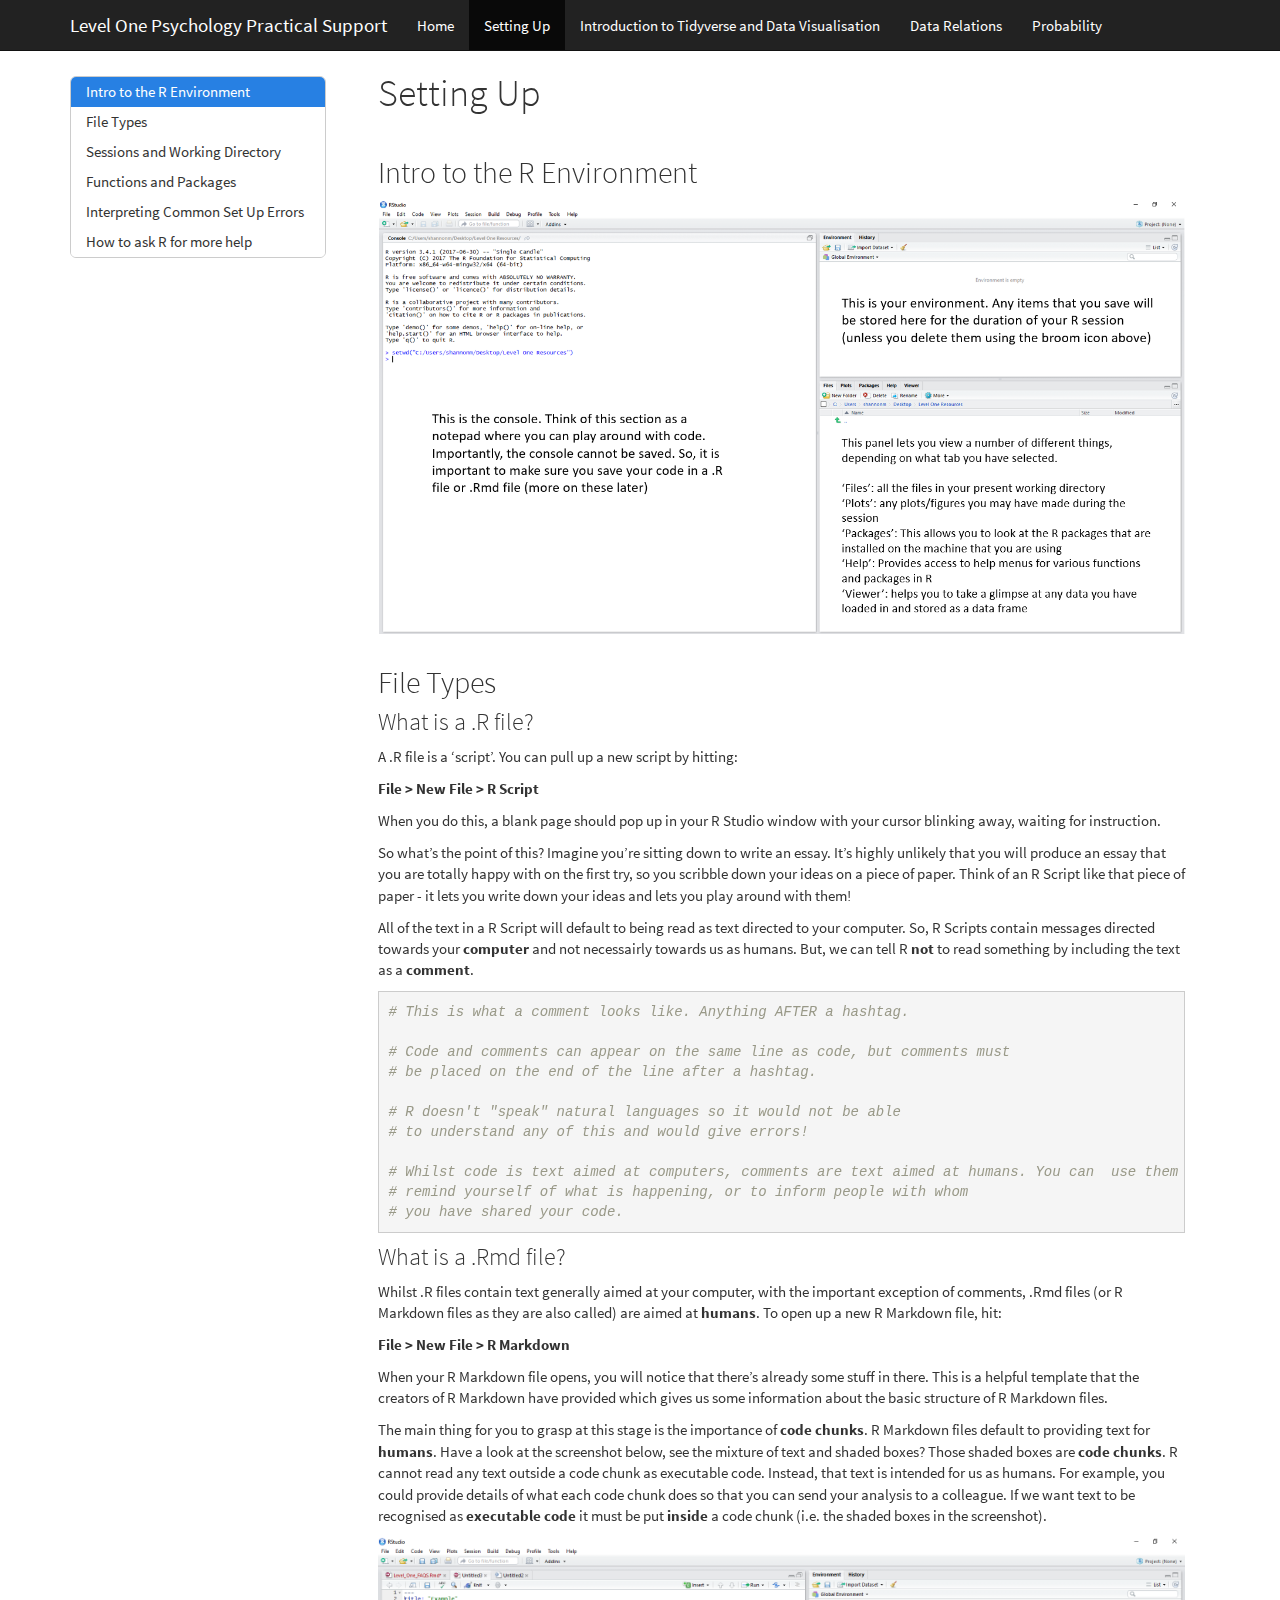
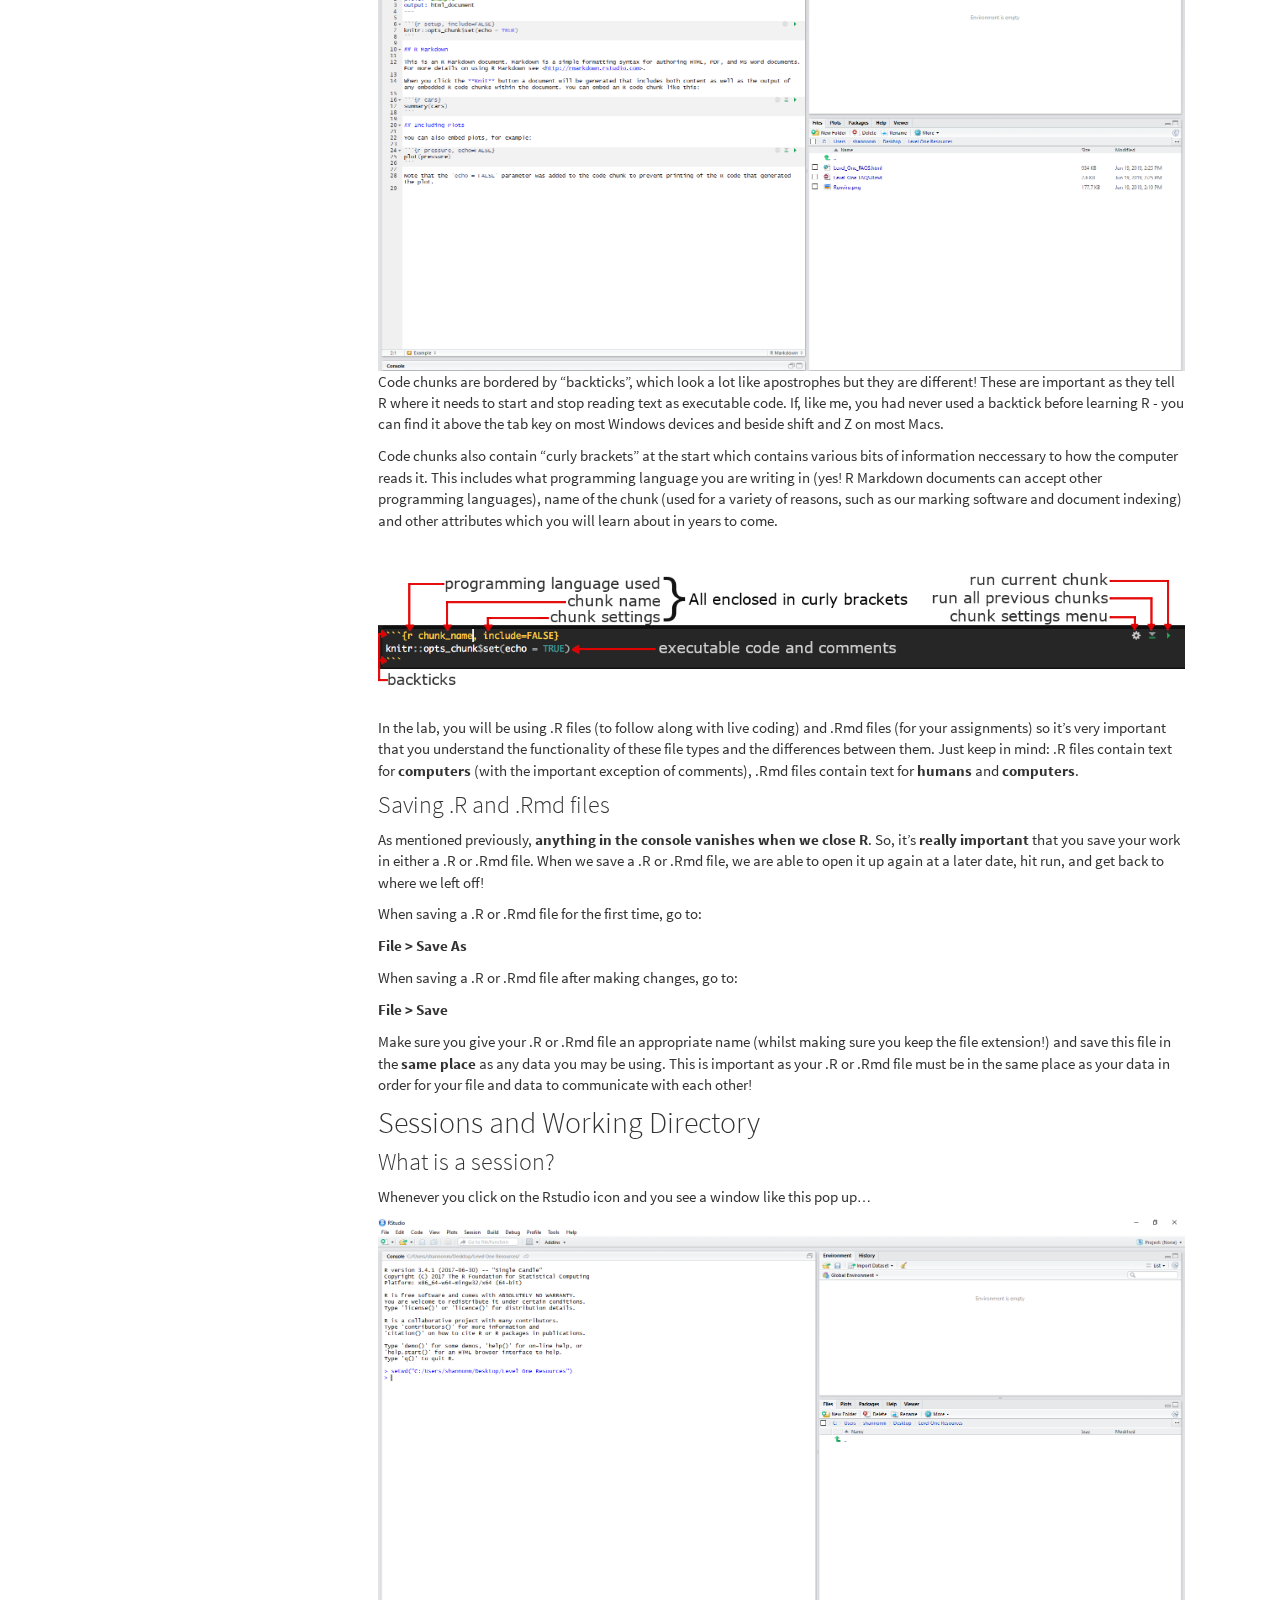
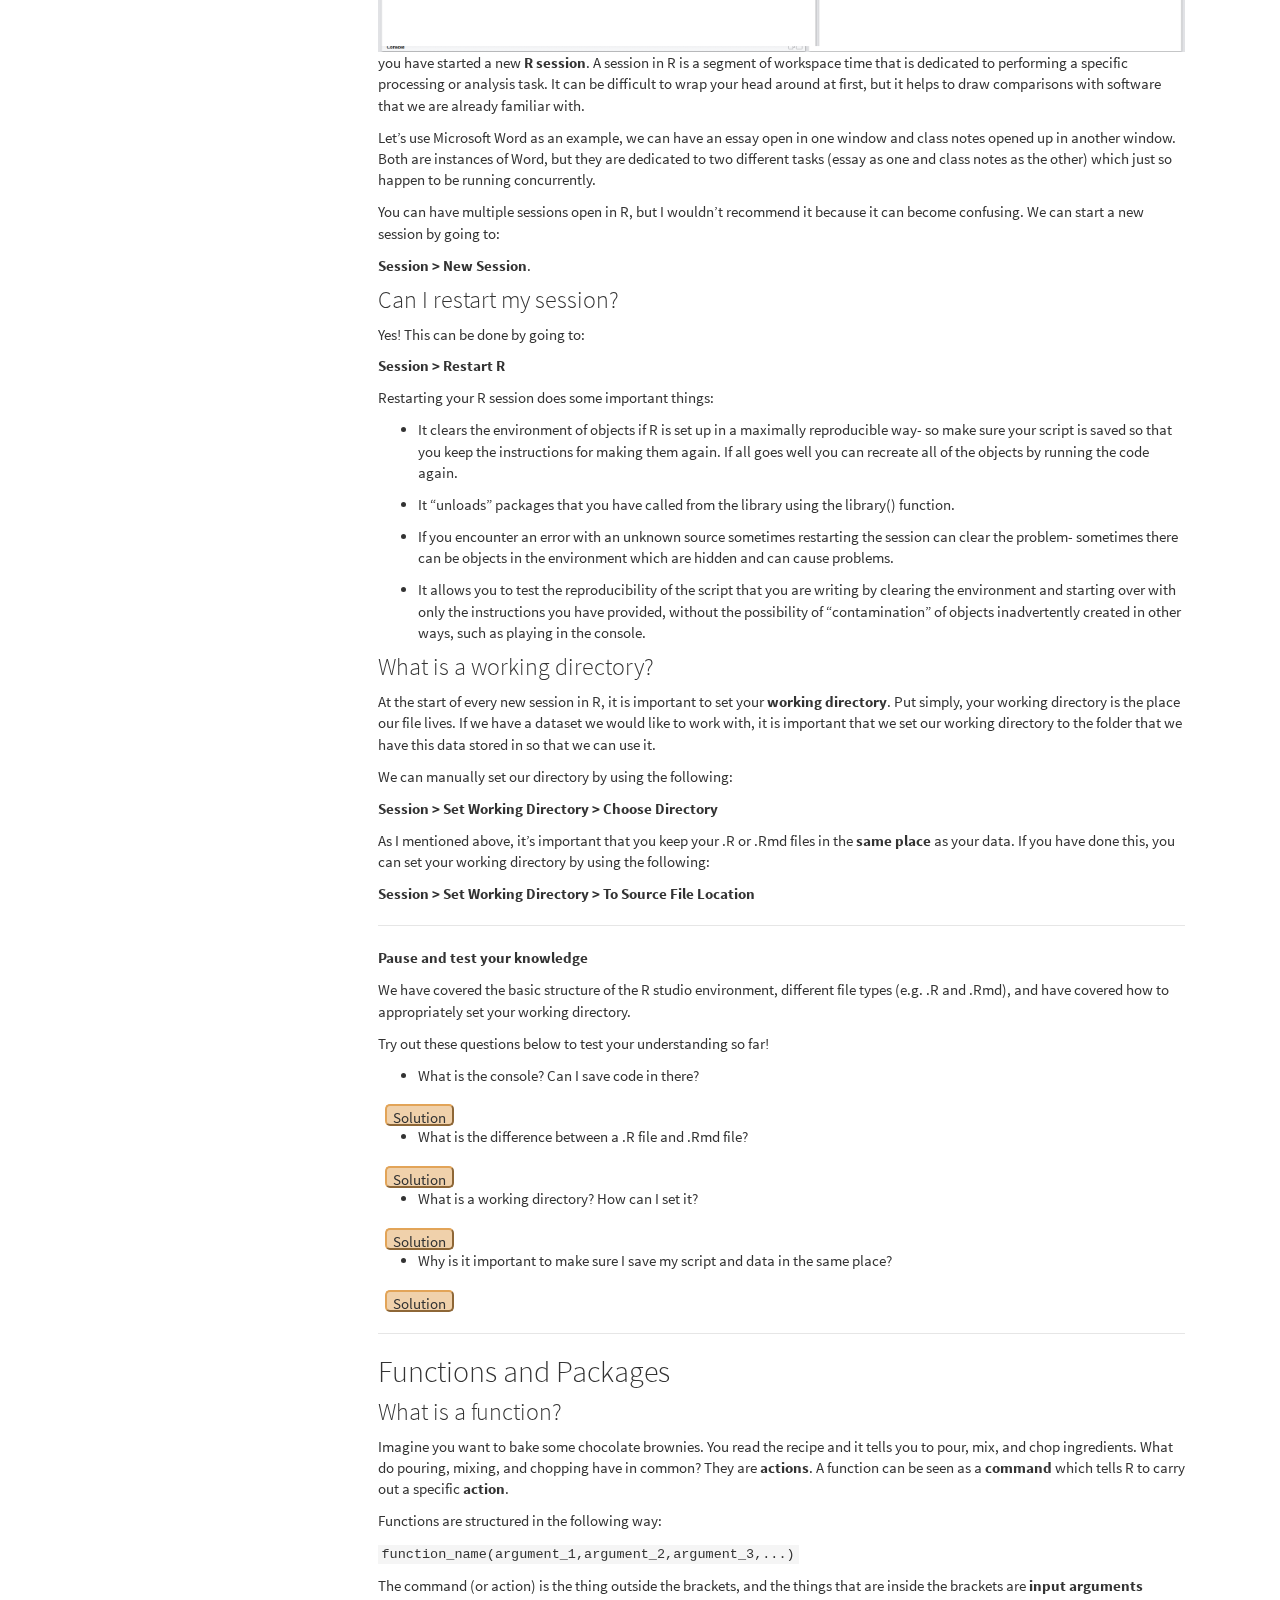
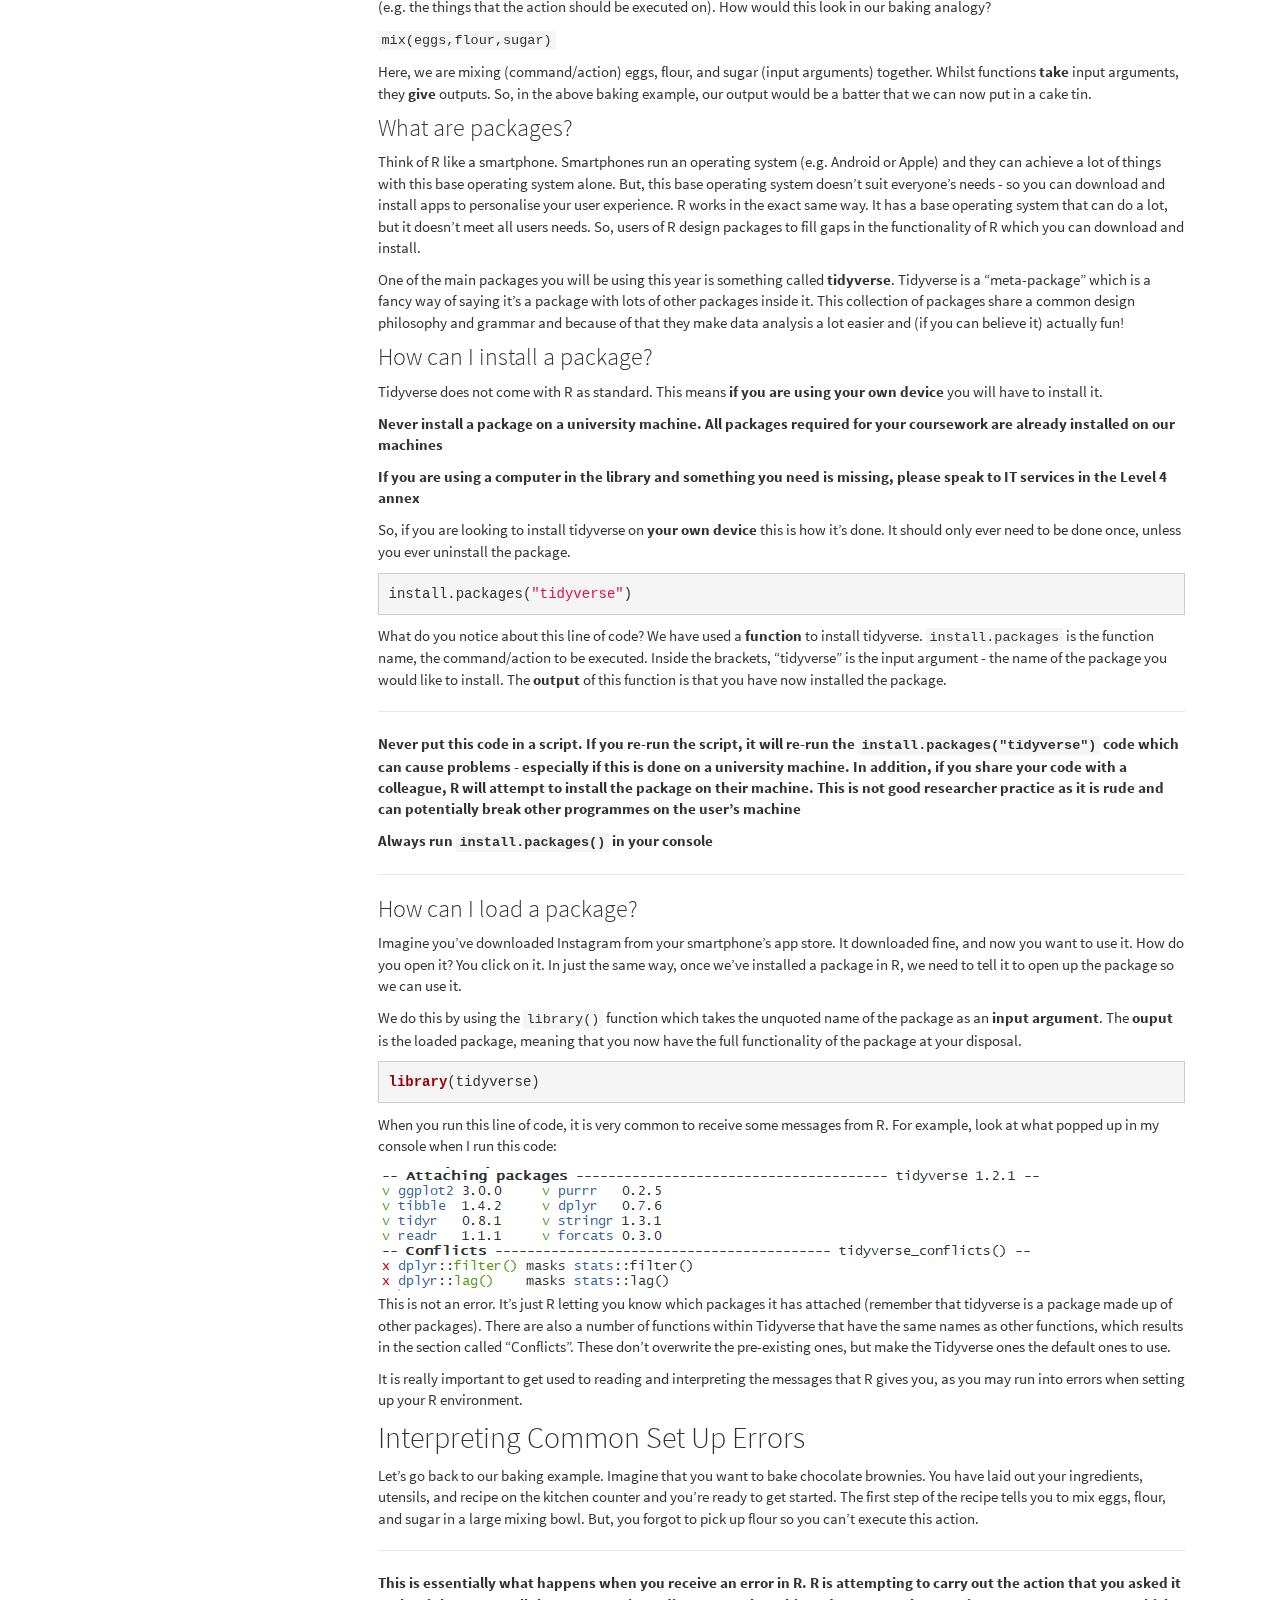
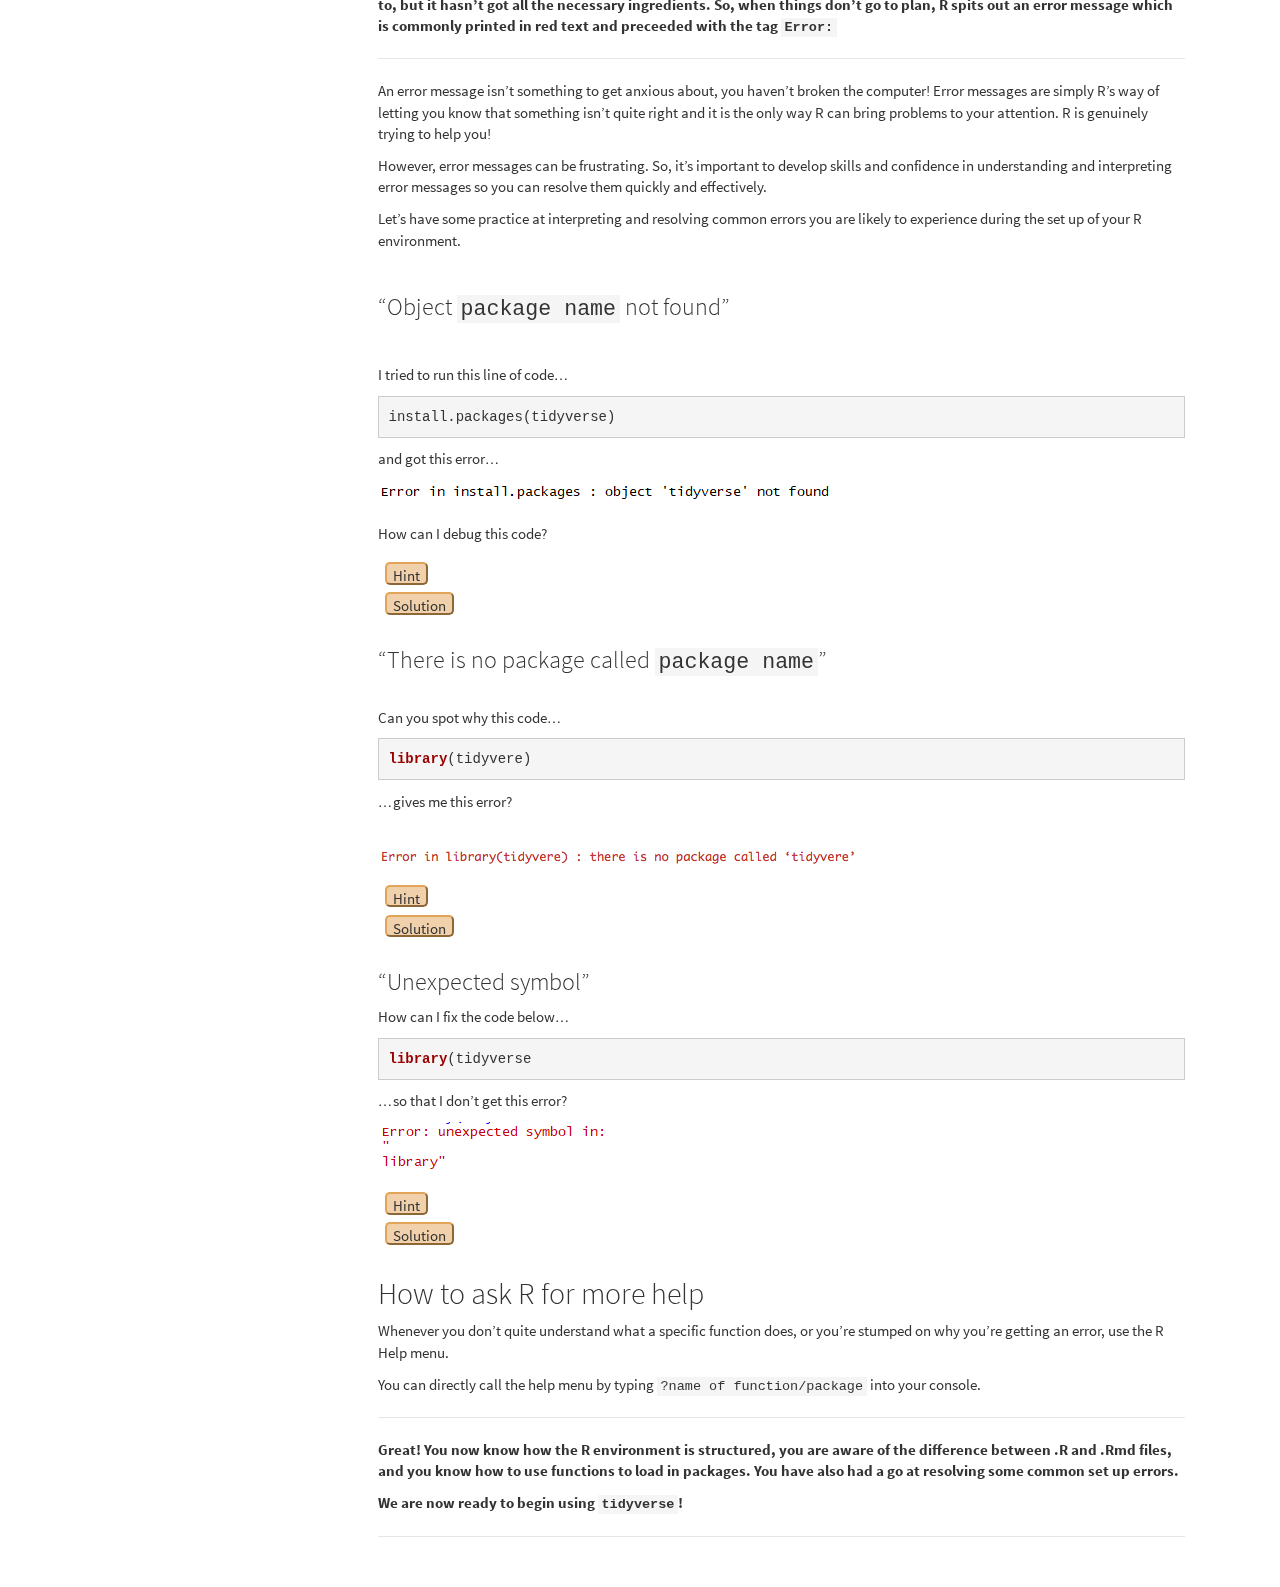
<file: Setting_up.html>
<!DOCTYPE html>

<html xmlns="http://www.w3.org/1999/xhtml">

<head>

<meta charset="utf-8" />
<meta http-equiv="Content-Type" content="text/html; charset=utf-8" />
<meta name="generator" content="pandoc" />




<title>Setting Up</title>

<script src="site_libs/jquery-1.11.3/jquery.min.js"></script>
<meta name="viewport" content="width=device-width, initial-scale=1" />
<link href="site_libs/bootstrap-3.3.5/css/cosmo.min.css" rel="stylesheet" />
<script src="site_libs/bootstrap-3.3.5/js/bootstrap.min.js"></script>
<script src="site_libs/bootstrap-3.3.5/shim/html5shiv.min.js"></script>
<script src="site_libs/bootstrap-3.3.5/shim/respond.min.js"></script>
<script src="site_libs/jqueryui-1.11.4/jquery-ui.min.js"></script>
<link href="site_libs/tocify-1.9.1/jquery.tocify.css" rel="stylesheet" />
<script src="site_libs/tocify-1.9.1/jquery.tocify.js"></script>
<script src="site_libs/navigation-1.1/tabsets.js"></script>
<link href="site_libs/highlightjs-9.12.0/default.css" rel="stylesheet" />
<script src="site_libs/highlightjs-9.12.0/highlight.js"></script>

<style type="text/css">code{white-space: pre;}</style>
<style type="text/css">
  pre:not([class]) {
    background-color: white;
  }
</style>
<script type="text/javascript">
if (window.hljs) {
  hljs.configure({languages: []});
  hljs.initHighlightingOnLoad();
  if (document.readyState && document.readyState === "complete") {
    window.setTimeout(function() { hljs.initHighlighting(); }, 0);
  }
}
</script>



<style type="text/css">
h1 {
  font-size: 34px;
}
h1.title {
  font-size: 38px;
}
h2 {
  font-size: 30px;
}
h3 {
  font-size: 24px;
}
h4 {
  font-size: 18px;
}
h5 {
  font-size: 16px;
}
h6 {
  font-size: 12px;
}
.table th:not([align]) {
  text-align: left;
}
</style>

<link rel="stylesheet" href="webex.css" type="text/css" />



<style type = "text/css">
.main-container {
  max-width: 940px;
  margin-left: auto;
  margin-right: auto;
}
code {
  color: inherit;
  background-color: rgba(0, 0, 0, 0.04);
}
img {
  max-width:100%;
  height: auto;
}
.tabbed-pane {
  padding-top: 12px;
}
.html-widget {
  margin-bottom: 20px;
}
button.code-folding-btn:focus {
  outline: none;
}
summary {
  display: list-item;
}
</style>


<style type="text/css">
/* padding for bootstrap navbar */
body {
  padding-top: 51px;
  padding-bottom: 40px;
}
/* offset scroll position for anchor links (for fixed navbar)  */
.section h1 {
  padding-top: 56px;
  margin-top: -56px;
}
.section h2 {
  padding-top: 56px;
  margin-top: -56px;
}
.section h3 {
  padding-top: 56px;
  margin-top: -56px;
}
.section h4 {
  padding-top: 56px;
  margin-top: -56px;
}
.section h5 {
  padding-top: 56px;
  margin-top: -56px;
}
.section h6 {
  padding-top: 56px;
  margin-top: -56px;
}
.dropdown-submenu {
  position: relative;
}
.dropdown-submenu>.dropdown-menu {
  top: 0;
  left: 100%;
  margin-top: -6px;
  margin-left: -1px;
  border-radius: 0 6px 6px 6px;
}
.dropdown-submenu:hover>.dropdown-menu {
  display: block;
}
.dropdown-submenu>a:after {
  display: block;
  content: " ";
  float: right;
  width: 0;
  height: 0;
  border-color: transparent;
  border-style: solid;
  border-width: 5px 0 5px 5px;
  border-left-color: #cccccc;
  margin-top: 5px;
  margin-right: -10px;
}
.dropdown-submenu:hover>a:after {
  border-left-color: #ffffff;
}
.dropdown-submenu.pull-left {
  float: none;
}
.dropdown-submenu.pull-left>.dropdown-menu {
  left: -100%;
  margin-left: 10px;
  border-radius: 6px 0 6px 6px;
}
</style>

<script>
// manage active state of menu based on current page
$(document).ready(function () {
  // active menu anchor
  href = window.location.pathname
  href = href.substr(href.lastIndexOf('/') + 1)
  if (href === "")
    href = "index.html";
  var menuAnchor = $('a[href="' + href + '"]');

  // mark it active
  menuAnchor.parent().addClass('active');

  // if it's got a parent navbar menu mark it active as well
  menuAnchor.closest('li.dropdown').addClass('active');
});
</script>

<!-- tabsets -->

<style type="text/css">
.tabset-dropdown > .nav-tabs {
  display: inline-table;
  max-height: 500px;
  min-height: 44px;
  overflow-y: auto;
  background: white;
  border: 1px solid #ddd;
  border-radius: 4px;
}

.tabset-dropdown > .nav-tabs > li.active:before {
  content: "";
  font-family: 'Glyphicons Halflings';
  display: inline-block;
  padding: 10px;
  border-right: 1px solid #ddd;
}

.tabset-dropdown > .nav-tabs.nav-tabs-open > li.active:before {
  content: "&#xe258;";
  border: none;
}

.tabset-dropdown > .nav-tabs.nav-tabs-open:before {
  content: "";
  font-family: 'Glyphicons Halflings';
  display: inline-block;
  padding: 10px;
  border-right: 1px solid #ddd;
}

.tabset-dropdown > .nav-tabs > li.active {
  display: block;
}

.tabset-dropdown > .nav-tabs > li > a,
.tabset-dropdown > .nav-tabs > li > a:focus,
.tabset-dropdown > .nav-tabs > li > a:hover {
  border: none;
  display: inline-block;
  border-radius: 4px;
}

.tabset-dropdown > .nav-tabs.nav-tabs-open > li {
  display: block;
  float: none;
}

.tabset-dropdown > .nav-tabs > li {
  display: none;
}
</style>

<script>
$(document).ready(function () {
  window.buildTabsets("TOC");
});

$(document).ready(function () {
  $('.tabset-dropdown > .nav-tabs > li').click(function () {
    $(this).parent().toggleClass('nav-tabs-open')
  });
});
</script>

<!-- code folding -->



<script>
$(document).ready(function ()  {

    // move toc-ignore selectors from section div to header
    $('div.section.toc-ignore')
        .removeClass('toc-ignore')
        .children('h1,h2,h3,h4,h5').addClass('toc-ignore');

    // establish options
    var options = {
      selectors: "h1,h2,h3",
      theme: "bootstrap3",
      context: '.toc-content',
      hashGenerator: function (text) {
        return text.replace(/[.\\/?&!#<>]/g, '').replace(/\s/g, '_').toLowerCase();
      },
      ignoreSelector: ".toc-ignore",
      scrollTo: 0
    };
    options.showAndHide = true;
    options.smoothScroll = true;

    // tocify
    var toc = $("#TOC").tocify(options).data("toc-tocify");
});
</script>

<style type="text/css">

#TOC {
  margin: 25px 0px 20px 0px;
}
@media (max-width: 768px) {
#TOC {
  position: relative;
  width: 100%;
}
}


.toc-content {
  padding-left: 30px;
  padding-right: 40px;
}

div.main-container {
  max-width: 1200px;
}

div.tocify {
  width: 20%;
  max-width: 260px;
  max-height: 85%;
}

@media (min-width: 768px) and (max-width: 991px) {
  div.tocify {
    width: 25%;
  }
}

@media (max-width: 767px) {
  div.tocify {
    width: 100%;
    max-width: none;
  }
}

.tocify ul, .tocify li {
  line-height: 20px;
}

.tocify-subheader .tocify-item {
  font-size: 0.90em;
}

.tocify .list-group-item {
  border-radius: 0px;
}


</style>



</head>

<body>


<div class="container-fluid main-container">


<!-- setup 3col/9col grid for toc_float and main content  -->
<div class="row-fluid">
<div class="col-xs-12 col-sm-4 col-md-3">
<div id="TOC" class="tocify">
</div>
</div>

<div class="toc-content col-xs-12 col-sm-8 col-md-9">




<div class="navbar navbar-default  navbar-fixed-top" role="navigation">
  <div class="container">
    <div class="navbar-header">
      <button type="button" class="navbar-toggle collapsed" data-toggle="collapse" data-target="#navbar">
        <span class="icon-bar"></span>
        <span class="icon-bar"></span>
        <span class="icon-bar"></span>
      </button>
      <a class="navbar-brand" href="index.html">Level One Psychology Practical Support</a>
    </div>
    <div id="navbar" class="navbar-collapse collapse">
      <ul class="nav navbar-nav">
        <li>
  <a href="index.html">Home</a>
</li>
<li>
  <a href="Setting_up.html">Setting Up</a>
</li>
<li>
  <a href="Intro_Tidyverse.html">Introduction to Tidyverse and Data Visualisation</a>
</li>
<li>
  <a href="Data_Relations.html">Data Relations</a>
</li>
<li>
  <a href="Probability_Dist.html">Probability</a>
</li>
      </ul>
      <ul class="nav navbar-nav navbar-right">
        
      </ul>
    </div><!--/.nav-collapse -->
  </div><!--/.container -->
</div><!--/.navbar -->

<div class="fluid-row" id="header">



<h1 class="title toc-ignore">Setting Up</h1>

</div>


<p><br></p>
<div id="intro-to-the-r-environment" class="section level2">
<h2>Intro to the R Environment</h2>
<div class="figure">
<img src="Renviro.png" />

</div>
<p><br></p>
</div>
<div id="file-types" class="section level2">
<h2>File Types</h2>
<div id="what-is-a-.r-file" class="section level3">
<h3>What is a .R file?</h3>
<p>A .R file is a ‘script’. You can pull up a new script by hitting:</p>
<p><strong>File &gt; New File &gt; R Script</strong></p>
<p>When you do this, a blank page should pop up in your R Studio window with your cursor blinking away, waiting for instruction.</p>
<p>So what’s the point of this? Imagine you’re sitting down to write an essay. It’s highly unlikely that you will produce an essay that you are totally happy with on the first try, so you scribble down your ideas on a piece of paper. Think of an R Script like that piece of paper - it lets you write down your ideas and lets you play around with them!</p>
<p>All of the text in a R Script will default to being read as text directed to your computer. So, R Scripts contain messages directed towards your <strong>computer</strong> and not necessairly towards us as humans. But, we can tell R <strong>not</strong> to read something by including the text as a <strong>comment</strong>.</p>
<pre class="r"><code># This is what a comment looks like. Anything AFTER a hashtag.

# Code and comments can appear on the same line as code, but comments must
# be placed on the end of the line after a hashtag.

# R doesn&#39;t &quot;speak&quot; natural languages so it would not be able 
# to understand any of this and would give errors!

# Whilst code is text aimed at computers, comments are text aimed at humans. You can  use them to put notes in scripts to
# remind yourself of what is happening, or to inform people with whom
# you have shared your code.</code></pre>
</div>
<div id="what-is-a-.rmd-file" class="section level3">
<h3>What is a .Rmd file?</h3>
<p>Whilst .R files contain text generally aimed at your computer, with the important exception of comments, .Rmd files (or R Markdown files as they are also called) are aimed at <strong>humans</strong>. To open up a new R Markdown file, hit:</p>
<p><strong>File &gt; New File &gt; R Markdown</strong></p>
<p>When your R Markdown file opens, you will notice that there’s already some stuff in there. This is a helpful template that the creators of R Markdown have provided which gives us some information about the basic structure of R Markdown files.</p>
<p>The main thing for you to grasp at this stage is the importance of <strong>code chunks</strong>. R Markdown files default to providing text for <strong>humans</strong>. Have a look at the screenshot below, see the mixture of text and shaded boxes? Those shaded boxes are <strong>code chunks</strong>. R cannot read any text outside a code chunk as executable code. Instead, that text is intended for us as humans. For example, you could provide details of what each code chunk does so that you can send your analysis to a colleague. If we want text to be recognised as <strong>executable code</strong> it must be put <strong>inside</strong> a code chunk (i.e. the shaded boxes in the screenshot).</p>
<div class="figure">
<img src="RMark.png" />

</div>
<p>Code chunks are bordered by “backticks”, which look a lot like apostrophes but they are different! These are important as they tell R where it needs to start and stop reading text as executable code. If, like me, you had never used a backtick before learning R - you can find it above the tab key on most Windows devices and beside shift and Z on most Macs.</p>
<p>Code chunks also contain “curly brackets” at the start which contains various bits of information neccessary to how the computer reads it. This includes what programming language you are writing in (yes! R Markdown documents can accept other programming languages), name of the chunk (used for a variety of reasons, such as our marking software and document indexing) and other attributes which you will learn about in years to come.</p>
<p><br></p>
<div class="figure">
<img src="chunk.png" />

</div>
<p><br></p>
<p>In the lab, you will be using .R files (to follow along with live coding) and .Rmd files (for your assignments) so it’s very important that you understand the functionality of these file types and the differences between them. Just keep in mind: .R files contain text for <strong>computers</strong> (with the important exception of comments), .Rmd files contain text for <strong>humans</strong> and <strong>computers</strong>.</p>
</div>
<div id="saving-.r-and-.rmd-files" class="section level3">
<h3>Saving .R and .Rmd files</h3>
<p>As mentioned previously, <strong>anything in the console vanishes when we close R</strong>. So, it’s <strong>really important</strong> that you save your work in either a .R or .Rmd file. When we save a .R or .Rmd file, we are able to open it up again at a later date, hit run, and get back to where we left off!</p>
<p>When saving a .R or .Rmd file for the first time, go to:</p>
<p><strong>File &gt; Save As</strong></p>
<p>When saving a .R or .Rmd file after making changes, go to:</p>
<p><strong>File &gt; Save</strong></p>
<p>Make sure you give your .R or .Rmd file an appropriate name (whilst making sure you keep the file extension!) and save this file in the <strong>same place</strong> as any data you may be using. This is important as your .R or .Rmd file must be in the same place as your data in order for your file and data to communicate with each other!</p>
</div>
</div>
<div id="sessions-and-working-directory" class="section level2">
<h2>Sessions and Working Directory</h2>
<div id="what-is-a-session" class="section level3">
<h3>What is a session?</h3>
<p>Whenever you click on the Rstudio icon and you see a window like this pop up…</p>
<div class="figure">
<img src="RSesh.png" />

</div>
<p>you have started a new <strong>R session</strong>. A session in R is a segment of workspace time that is dedicated to performing a specific processing or analysis task. It can be difficult to wrap your head around at first, but it helps to draw comparisons with software that we are already familiar with.</p>
<p>Let’s use Microsoft Word as an example, we can have an essay open in one window and class notes opened up in another window. Both are instances of Word, but they are dedicated to two different tasks (essay as one and class notes as the other) which just so happen to be running concurrently.</p>
<p>You can have multiple sessions open in R, but I wouldn’t recommend it because it can become confusing. We can start a new session by going to:</p>
<p><strong>Session &gt; New Session</strong>.</p>
</div>
<div id="can-i-restart-my-session" class="section level3">
<h3>Can I restart my session?</h3>
<p>Yes! This can be done by going to:</p>
<p><strong>Session &gt; Restart R</strong></p>
<p>Restarting your R session does some important things:</p>
<ul>
<li><p>It clears the environment of objects if R is set up in a maximally reproducible way- so make sure your script is saved so that you keep the instructions for making them again. If all goes well you can recreate all of the objects by running the code again.</p></li>
<li><p>It “unloads” packages that you have called from the library using the library() function.</p></li>
<li><p>If you encounter an error with an unknown source sometimes restarting the session can clear the problem- sometimes there can be objects in the environment which are hidden and can cause problems.</p></li>
<li><p>It allows you to test the reproducibility of the script that you are writing by clearing the environment and starting over with only the instructions you have provided, without the possibility of “contamination” of objects inadvertently created in other ways, such as playing in the console.</p></li>
</ul>
</div>
<div id="what-is-a-working-directory" class="section level3">
<h3>What is a working directory?</h3>
<p>At the start of every new session in R, it is important to set your <strong>working directory</strong>. Put simply, your working directory is the place our file lives. If we have a dataset we would like to work with, it is important that we set our working directory to the folder that we have this data stored in so that we can use it.</p>
<p>We can manually set our directory by using the following:</p>
<p><strong>Session &gt; Set Working Directory &gt; Choose Directory</strong></p>
<p>As I mentioned above, it’s important that you keep your .R or .Rmd files in the <strong>same place</strong> as your data. If you have done this, you can set your working directory by using the following:</p>
<p><strong>Session &gt; Set Working Directory &gt; To Source File Location</strong></p>
<hr />
<p><strong>Pause and test your knowledge</strong></p>
<p>We have covered the basic structure of the R studio environment, different file types (e.g. .R and .Rmd), and have covered how to appropriately set your working directory.</p>
<p>Try out these questions below to test your understanding so far!</p>
<ul>
<li>What is the console? Can I save code in there?</li>
</ul>
<div class="solution">
<button>
Solution
</button>
<p>The console is like a notepad where you can play around with code. The console is wiped at the start of every R session and <strong>cannot</strong> be saved. So, it is important to save any code that you decide to use in a .R file or .Rmd file.</p>
</div>
<ul>
<li>What is the difference between a .R file and .Rmd file?</li>
</ul>
<div class="solution">
<button>
Solution
</button>
<p>.R files contain text aimed at your <strong>computer</strong> (with the important exception of comments). In contrast, .Rmd files are a mixture of text intended for humans <strong>and</strong> computers.</p>
</div>
<ul>
<li>What is a working directory? How can I set it?</li>
</ul>
<div class="solution">
<button>
Solution
</button>
<p>The working directory is where our files “live”. The working directory must be set at the start of every new R session so that R can access the files we need. You can set your working directory in two ways:</p>
<ul>
<li>Session &gt; Set Working Directory &gt; Choose Directory</li>
<li>Session &gt; Set Working Directory &gt; To Source File Location</li>
</ul>
</div>
<ul>
<li>Why is it important to make sure I save my script and data in the same place?</li>
</ul>
<div class="solution">
<button>
Solution
</button>
<p>Analysis scripts and data must be saved in the same folder so that they can communicate with each other. R can only load in data when it is in the same location as the analysis script being used.</p>
</div>
<hr />
</div>
</div>
<div id="functions-and-packages" class="section level2">
<h2>Functions and Packages</h2>
<div id="what-is-a-function" class="section level3">
<h3>What is a function?</h3>
<p>Imagine you want to bake some chocolate brownies. You read the recipe and it tells you to pour, mix, and chop ingredients. What do pouring, mixing, and chopping have in common? They are <strong>actions</strong>. A function can be seen as a <strong>command</strong> which tells R to carry out a specific <strong>action</strong>.</p>
<p>Functions are structured in the following way:</p>
<p><code>function_name(argument_1,argument_2,argument_3,...)</code></p>
<p>The command (or action) is the thing outside the brackets, and the things that are inside the brackets are <strong>input arguments</strong> (e.g. the things that the action should be executed on). How would this look in our baking analogy?</p>
<p><code>mix(eggs,flour,sugar)</code></p>
<p>Here, we are mixing (command/action) eggs, flour, and sugar (input arguments) together. Whilst functions <strong>take</strong> input arguments, they <strong>give</strong> outputs. So, in the above baking example, our output would be a batter that we can now put in a cake tin.</p>
</div>
<div id="what-are-packages" class="section level3">
<h3>What are packages?</h3>
<p>Think of R like a smartphone. Smartphones run an operating system (e.g. Android or Apple) and they can achieve a lot of things with this base operating system alone. But, this base operating system doesn’t suit everyone’s needs - so you can download and install apps to personalise your user experience. R works in the exact same way. It has a base operating system that can do a lot, but it doesn’t meet all users needs. So, users of R design packages to fill gaps in the functionality of R which you can download and install.</p>
<p>One of the main packages you will be using this year is something called <strong>tidyverse</strong>. Tidyverse is a “meta-package” which is a fancy way of saying it’s a package with lots of other packages inside it. This collection of packages share a common design philosophy and grammar and because of that they make data analysis a lot easier and (if you can believe it) actually fun!</p>
</div>
<div id="how-can-i-install-a-package" class="section level3">
<h3>How can I install a package?</h3>
<p>Tidyverse does not come with R as standard. This means <strong>if you are using your own device</strong> you will have to install it.</p>
<p><strong>Never install a package on a university machine. All packages required for your coursework are already installed on our machines</strong></p>
<p><strong>If you are using a computer in the library and something you need is missing, please speak to IT services in the Level 4 annex</strong></p>
<p>So, if you are looking to install tidyverse on <strong>your own device</strong> this is how it’s done. It should only ever need to be done once, unless you ever uninstall the package.</p>
<pre class="r"><code>install.packages(&quot;tidyverse&quot;)</code></pre>
<p>What do you notice about this line of code? We have used a <strong>function</strong> to install tidyverse. <code>install.packages</code> is the function name, the command/action to be executed. Inside the brackets, “tidyverse” is the input argument - the name of the package you would like to install. The <strong>output</strong> of this function is that you have now installed the package.</p>
<hr />
<p><strong>Never put this code in a script. If you re-run the script, it will re-run the <code>install.packages(&quot;tidyverse&quot;)</code> code which can cause problems - especially if this is done on a university machine. In addition, if you share your code with a colleague, R will attempt to install the package on their machine. This is not good researcher practice as it is rude and can potentially break other programmes on the user’s machine</strong></p>
<p><strong>Always run <code>install.packages()</code> in your console</strong></p>
<hr />
</div>
<div id="how-can-i-load-a-package" class="section level3">
<h3>How can I load a package?</h3>
<p>Imagine you’ve downloaded Instagram from your smartphone’s app store. It downloaded fine, and now you want to use it. How do you open it? You click on it. In just the same way, once we’ve installed a package in R, we need to tell it to open up the package so we can use it.</p>
<p>We do this by using the <code>library()</code> function which takes the unquoted name of the package as an <strong>input argument</strong>. The <strong>ouput</strong> is the loaded package, meaning that you now have the full functionality of the package at your disposal.</p>
<pre class="r"><code>library(tidyverse)</code></pre>
<p>When you run this line of code, it is very common to receive some messages from R. For example, look at what popped up in my console when I run this code:</p>
<div class="figure">
<img src="tidy.png" />

</div>
<p>This is not an error. It’s just R letting you know which packages it has attached (remember that tidyverse is a package made up of other packages). There are also a number of functions within Tidyverse that have the same names as other functions, which results in the section called “Conflicts”. These don’t overwrite the pre-existing ones, but make the Tidyverse ones the default ones to use.</p>
<p>It is really important to get used to reading and interpreting the messages that R gives you, as you may run into errors when setting up your R environment.</p>
</div>
</div>
<div id="interpreting-common-set-up-errors" class="section level2">
<h2>Interpreting Common Set Up Errors</h2>
<p>Let’s go back to our baking example. Imagine that you want to bake chocolate brownies. You have laid out your ingredients, utensils, and recipe on the kitchen counter and you’re ready to get started. The first step of the recipe tells you to mix eggs, flour, and sugar in a large mixing bowl. But, you forgot to pick up flour so you can’t execute this action.</p>
<hr />
<p><strong>This is essentially what happens when you receive an error in R. R is attempting to carry out the action that you asked it to, but it hasn’t got all the necessary ingredients. So, when things don’t go to plan, R spits out an error message which is commonly printed in red text and preceeded with the tag <code>Error:</code></strong></p>
<hr />
<p>An error message isn’t something to get anxious about, you haven’t broken the computer! Error messages are simply R’s way of letting you know that something isn’t quite right and it is the only way R can bring problems to your attention. R is genuinely trying to help you!</p>
<p>However, error messages can be frustrating. So, it’s important to develop skills and confidence in understanding and interpreting error messages so you can resolve them quickly and effectively.</p>
<p>Let’s have some practice at interpreting and resolving common errors you are likely to experience during the set up of your R environment.</p>
<p><br></p>
<div id="object-package-name-not-found" class="section level3">
<h3>“Object <code>package name</code> not found”</h3>
<p><br></p>
<p>I tried to run this line of code…</p>
<pre class="r"><code>install.packages(tidyverse)</code></pre>
<p>and got this error… <br></p>
<div class="figure">
<img src="installerror.png" />

</div>
<p><br> How can I debug this code? <br></p>
<div class="solution">
<button>
Hint
</button>
<p>Have a look at the section on installing packages. Can you spot anything different about the input argument?</p>
</div>
<div class="solution">
<button>
Solution
</button>
<p><br></p>
<pre class="r"><code>install.packages(&quot;tidyverse&quot;)</code></pre>
</div>
<p><br></p>
</div>
<div id="there-is-no-package-called-package-name" class="section level3">
<h3>“There is no package called <code>package name</code>”</h3>
<p><br> Can you spot why this code…</p>
<pre class="r"><code>library(tidyvere)</code></pre>
<p>…gives me this error?</p>
<p><br> <img src="tidyerror.png" /> <br></p>
<div class="solution">
<button>
Hint
</button>
<p>R is very particular about spelling. R can’t guess what you mean!</p>
</div>
<div class="solution">
<button>
Solution
</button>
<pre class="r"><code>library(tidyverse) </code></pre>
</div>
<p><br></p>
</div>
<div id="unexpected-symbol" class="section level3">
<h3>“Unexpected symbol”</h3>
<p>How can I fix the code below…</p>
<pre class="r"><code>library(tidyverse</code></pre>
<p>…so that I don’t get this error? <br></p>
<p><img src="liberror.png" /> <br></p>
<div class="solution">
<button>
Hint
</button>
<p><img src = "Bob.jpg"></p>
</div>
<div class="solution">
<button>
Solution
</button>
<pre class="r"><code>library(tidyverse)</code></pre>
</div>
<p><br></p>
</div>
</div>
<div id="how-to-ask-r-for-more-help" class="section level2">
<h2>How to ask R for more help</h2>
<p>Whenever you don’t quite understand what a specific function does, or you’re stumped on why you’re getting an error, use the R Help menu.</p>
<p>You can directly call the help menu by typing <code>?name of function/package</code> into your console.</p>
<hr />
<p><strong>Great! You now know how the R environment is structured, you are aware of the difference between .R and .Rmd files, and you know how to use functions to load in packages. You have also had a go at resolving some common set up errors.</strong></p>
<p><strong>We are now ready to begin using <code>tidyverse</code>!</strong></p>
<hr />
</div>

<script>

/* update total correct if #total_correct exists */
update_total_correct = function() {
  if (t = document.getElementById("total_correct")) {
    t.innerHTML =
      document.getElementsByClassName("correct").length + " of " +
      document.getElementsByClassName("solveme").length + " correct";
  }
}

/* solution button toggling function */
b_func = function() {
  var cl = this.parentElement.classList;
  if (cl.contains('open')) {
    cl.remove("open");
  } else {
    cl.add("open");
  }
}

/* function for checking solveme answers */
solveme_func = function(e) {
  var real_answers = JSON.parse(this.dataset.answer);
  var my_answer = this.value;
  var cl = this.classList;
  if (cl.contains("ignorecase")) {
    my_answer = my_answer.toLowerCase();
  }
  if (cl.contains("nospaces")) {
    my_answer = my_answer.replace(/ /g, "");
  }
  
  if (my_answer !== "" & real_answers.includes(my_answer)) {
    cl.add("correct");
  } else {
    cl.remove("correct");
  }
  update_total_correct();
}

window.onload = function() {
  /* set up solution buttons */
  var buttons = document.getElementsByTagName("button");

  for (var i = 0; i < buttons.length; i++) {
    if (buttons[i].parentElement.classList.contains('solution')) {
      buttons[i].onclick = b_func;
    }
  }
  
  /* set up solveme inputs */
  var solveme = document.getElementsByClassName("solveme");

  for (var i = 0; i < solveme.length; i++) {
    /* make sure input boxes don't auto-anything */
    solveme[i].setAttribute("autocomplete","off");
    solveme[i].setAttribute("autocorrect", "off");
    solveme[i].setAttribute("autocapitalize", "off"); 
    solveme[i].setAttribute("spellcheck", "false");
    solveme[i].value = "";
    
    /* adjust answer for ignorecase or nospaces */
    var cl = solveme[i].classList;
    var real_answer = solveme[i].dataset.answer;
    if (cl.contains("ignorecase")) {
      real_answer = real_answer.toLowerCase();
    }
    if (cl.contains("nospaces")) {
      real_answer = real_answer.replace(/ /g, "");
    }
    solveme[i].dataset.answer = real_answer;
    
    /* attach checking function */
    solveme[i].onkeyup = solveme_func;
    solveme[i].onchange = solveme_func;
  }
  
  update_total_correct();
}

</script>


</div>
</div>

</div>

<script>

// add bootstrap table styles to pandoc tables
function bootstrapStylePandocTables() {
  $('tr.header').parent('thead').parent('table').addClass('table table-condensed');
}
$(document).ready(function () {
  bootstrapStylePandocTables();
});


</script>

<!-- dynamically load mathjax for compatibility with self-contained -->
<script>
  (function () {
    var script = document.createElement("script");
    script.type = "text/javascript";
    script.src  = "https://mathjax.rstudio.com/latest/MathJax.js?config=TeX-AMS-MML_HTMLorMML";
    document.getElementsByTagName("head")[0].appendChild(script);
  })();
</script>

</body>
</html>
</file>
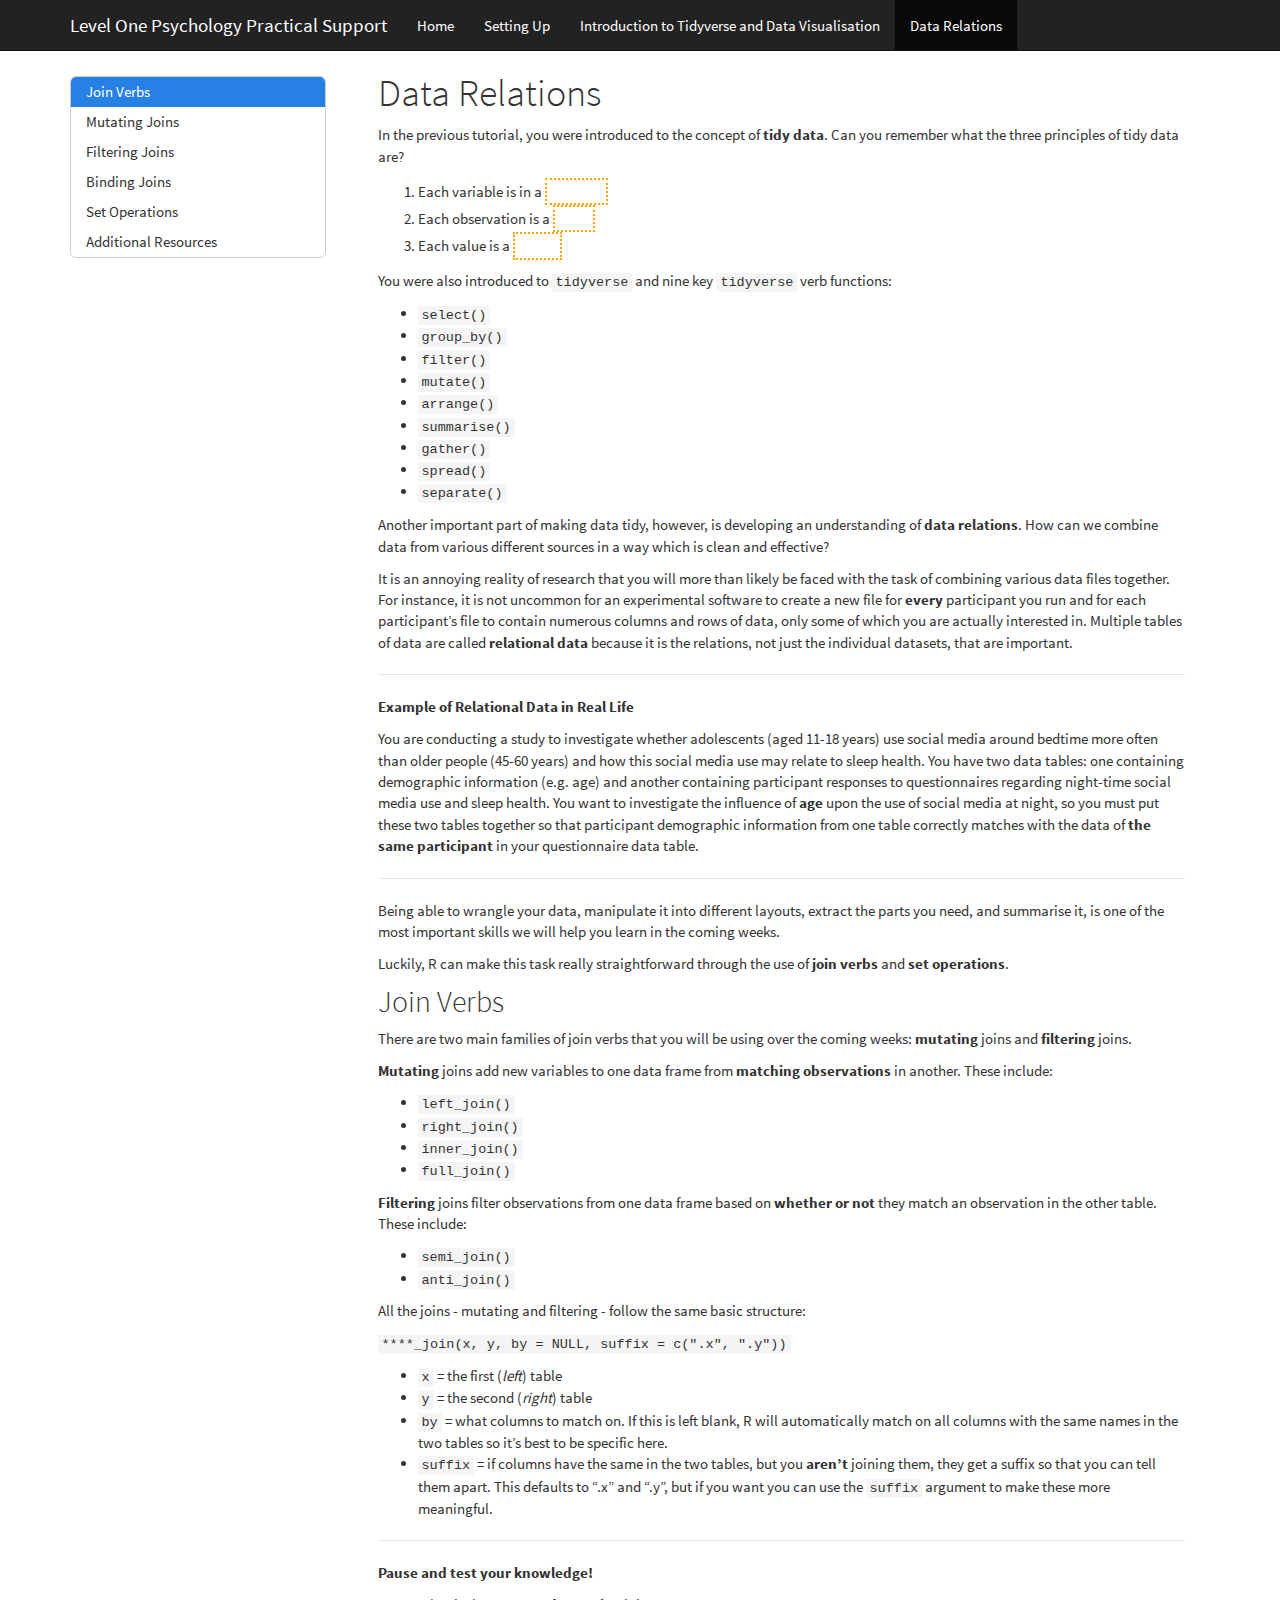
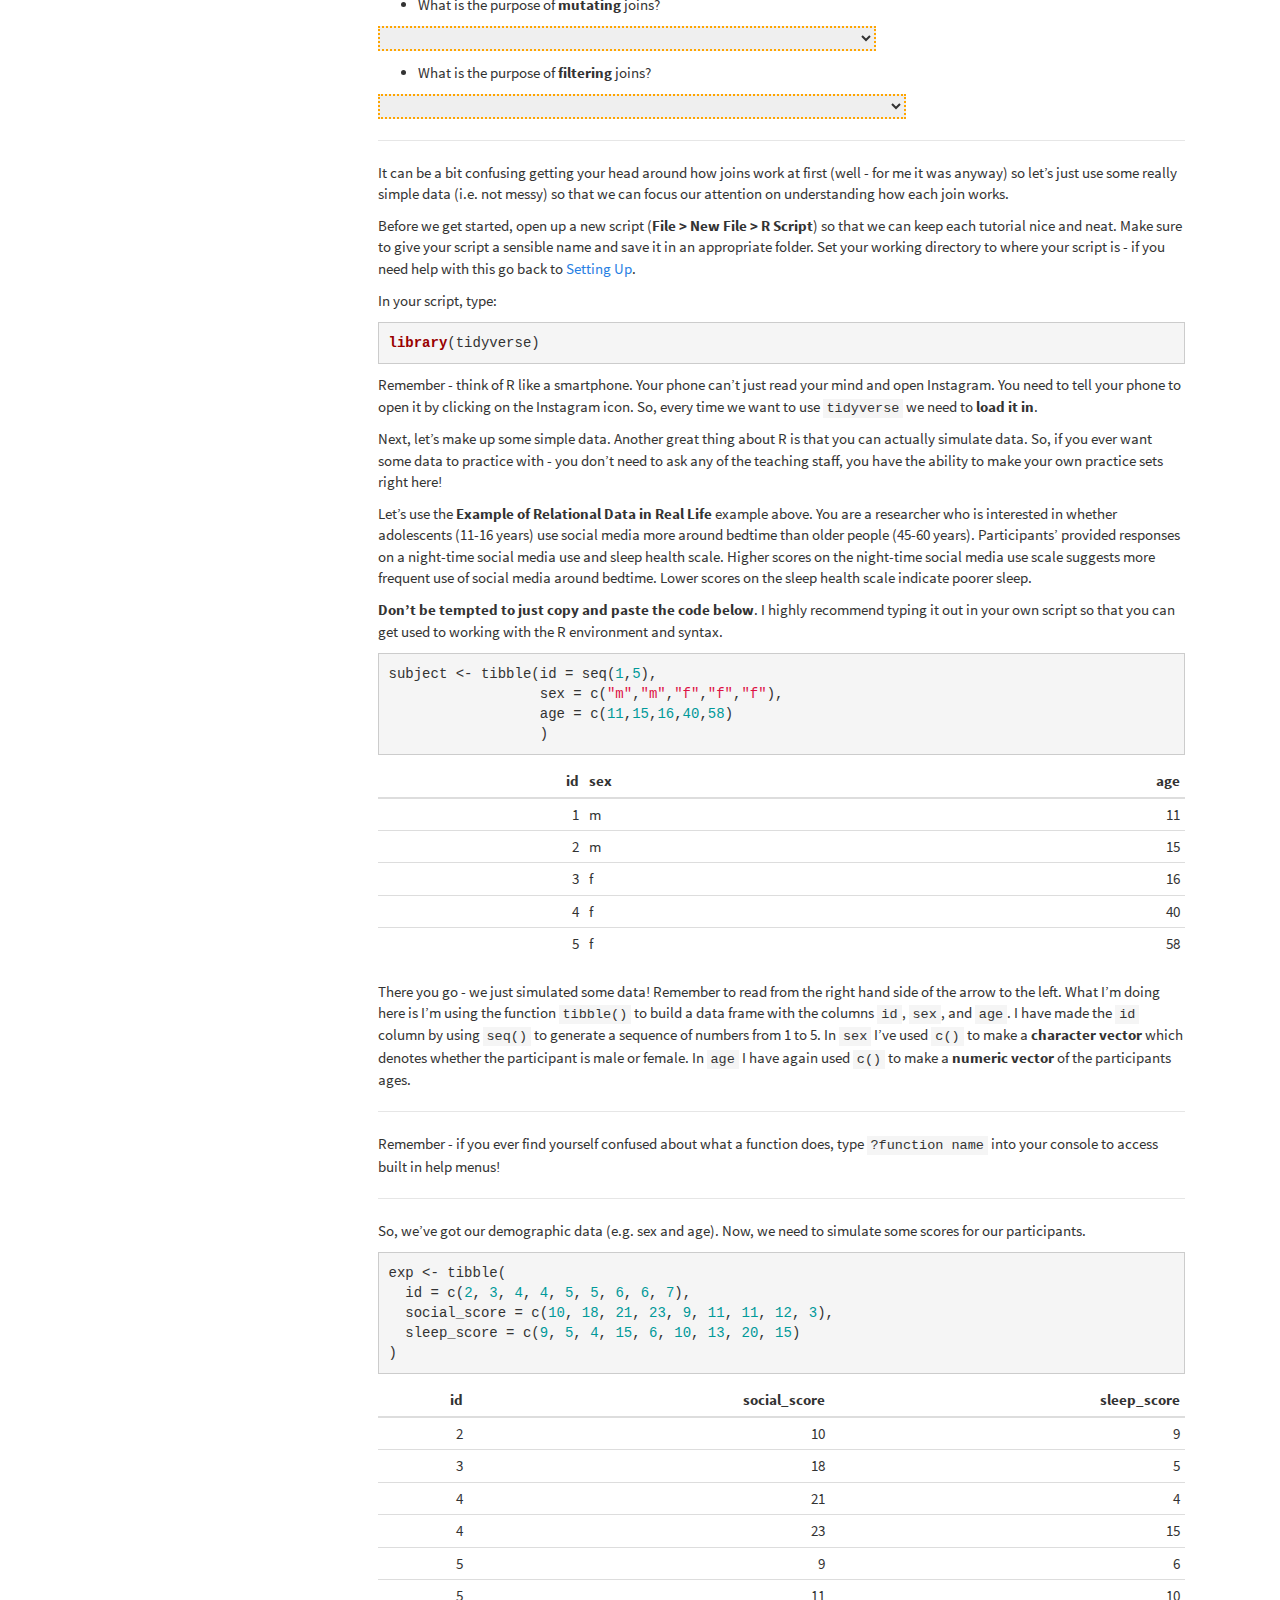
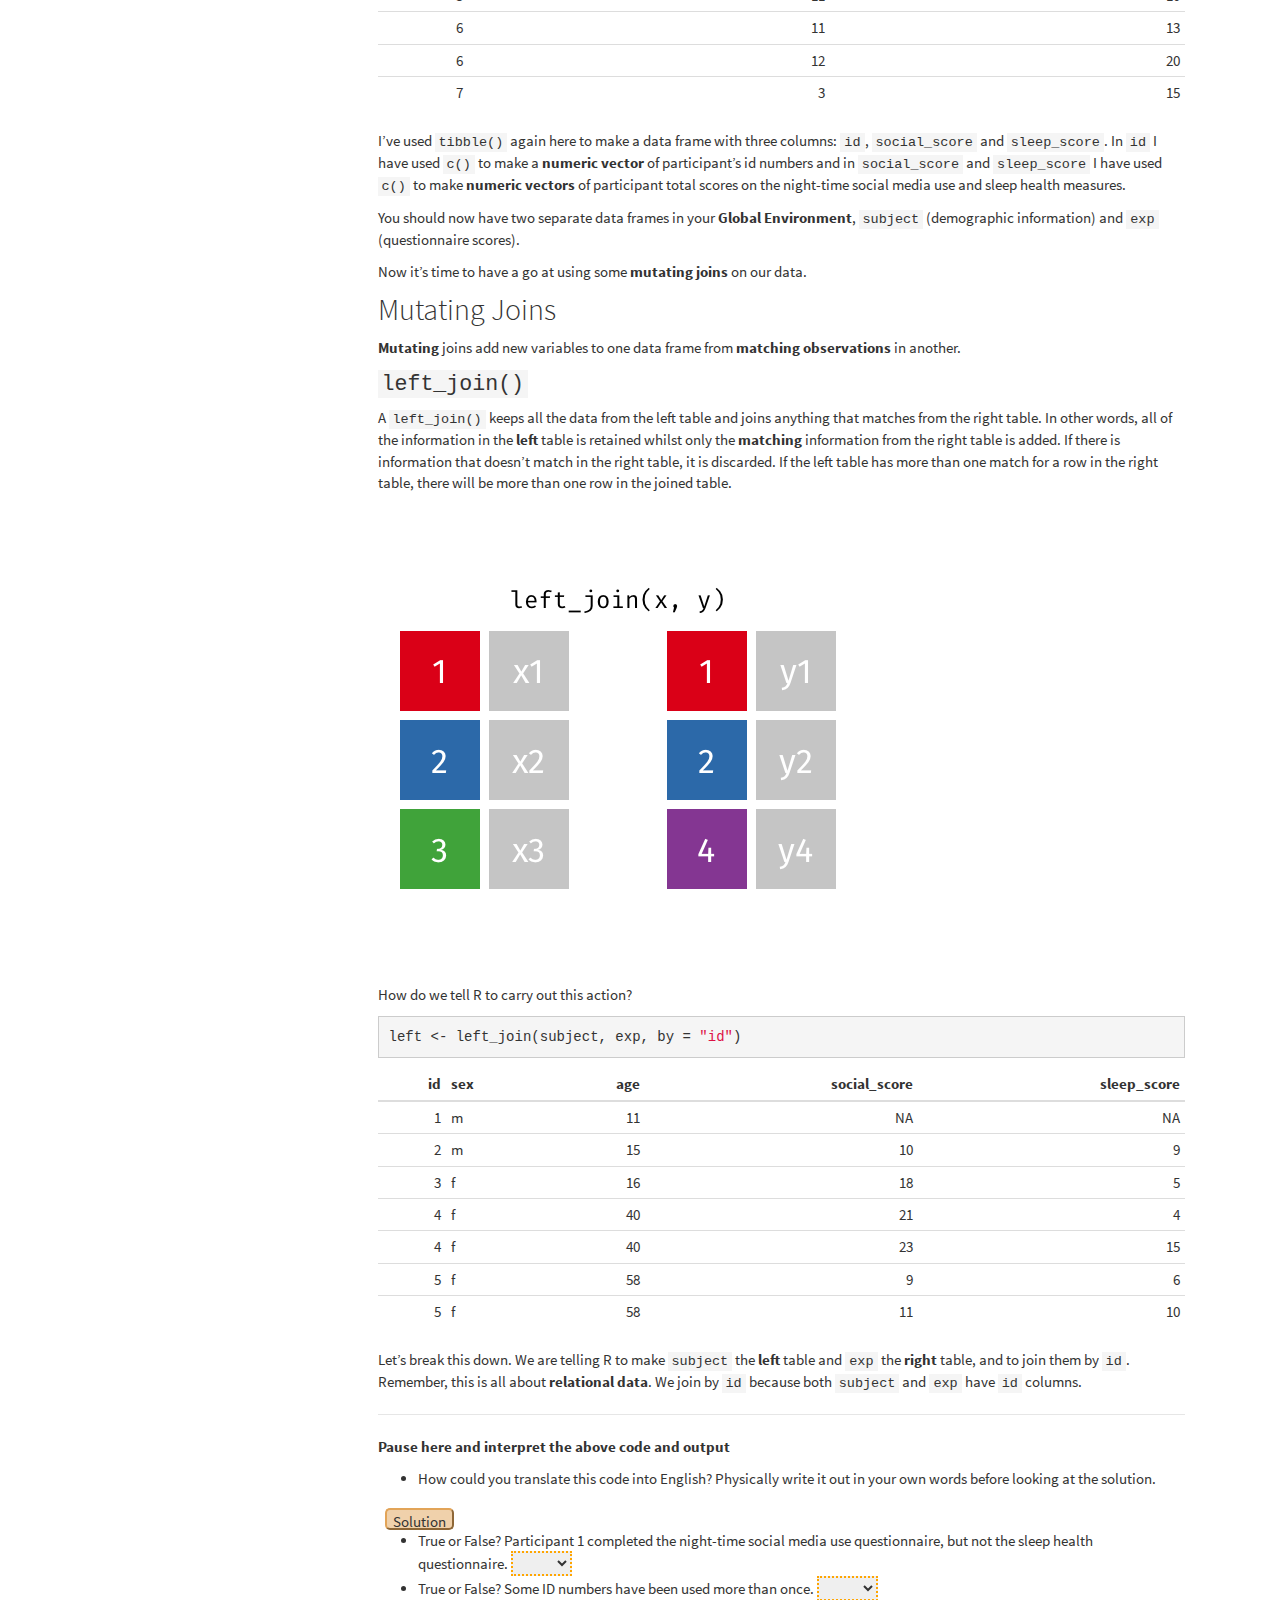
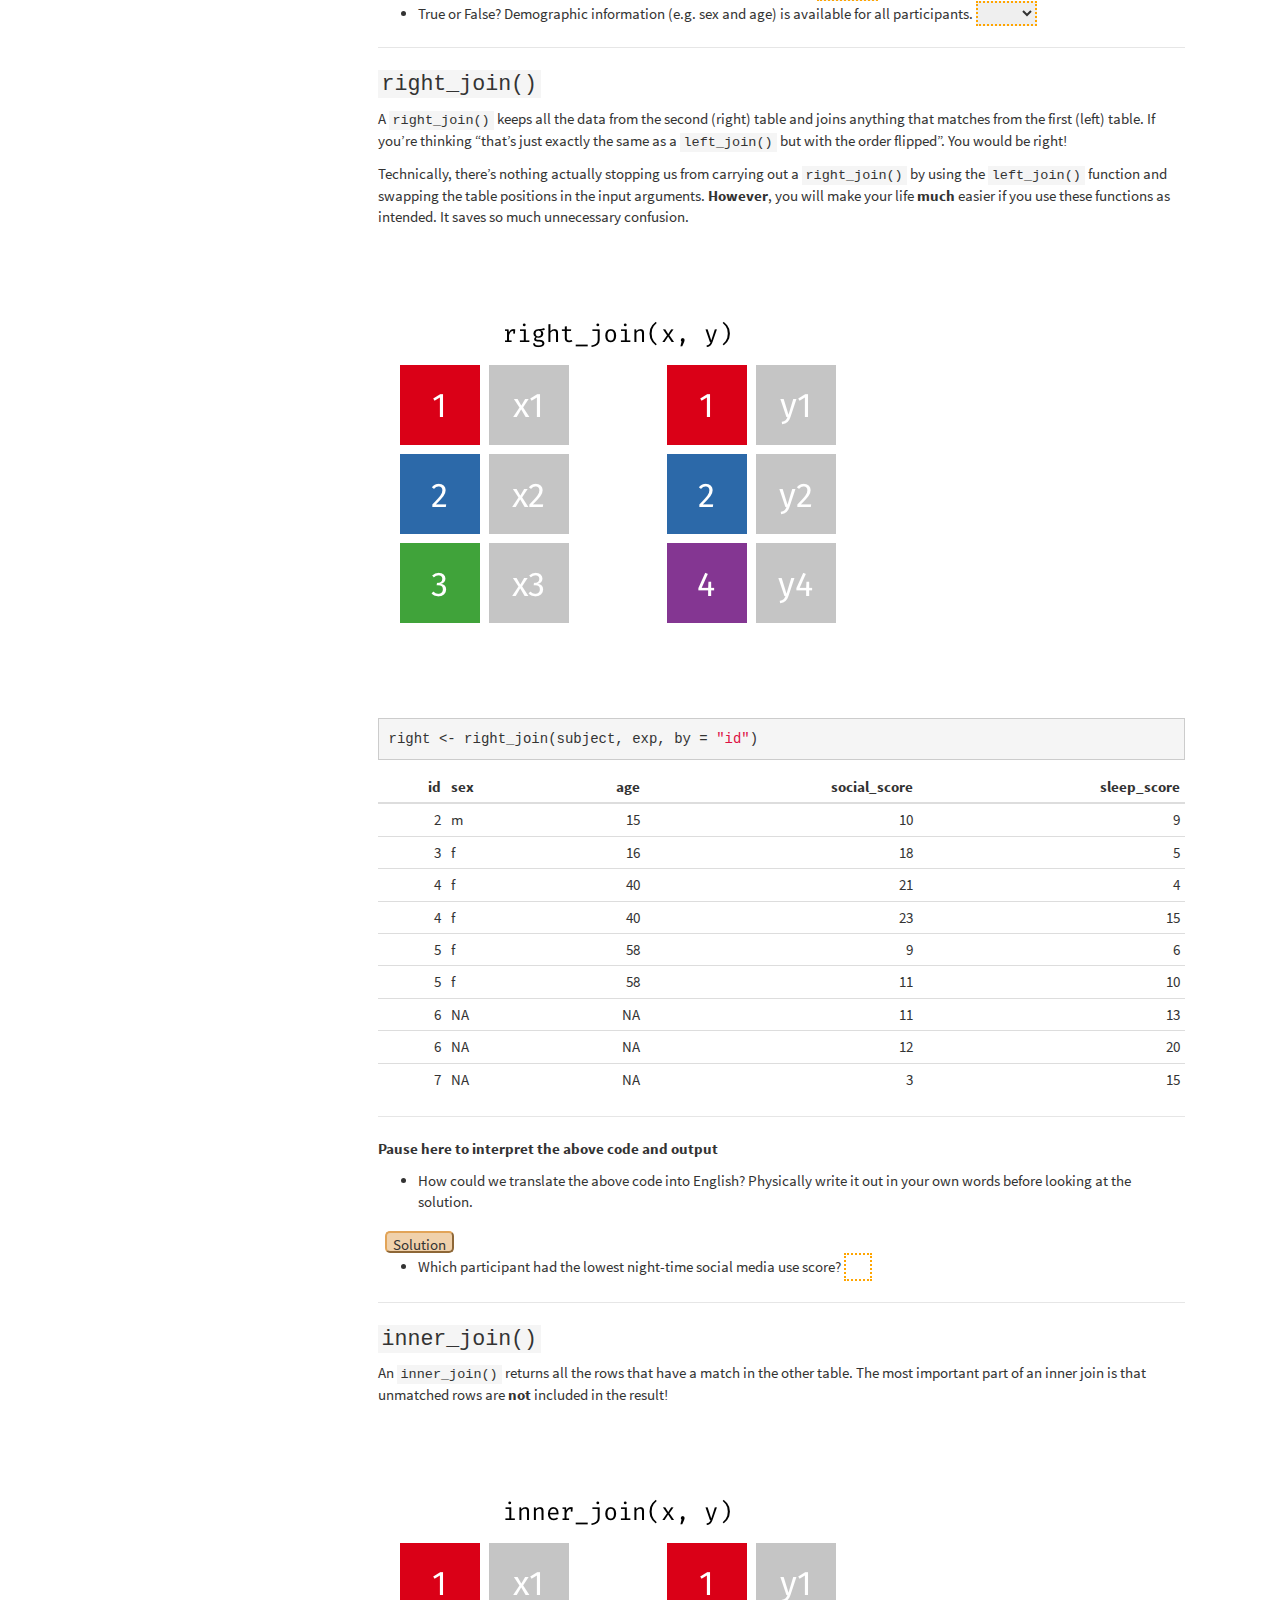
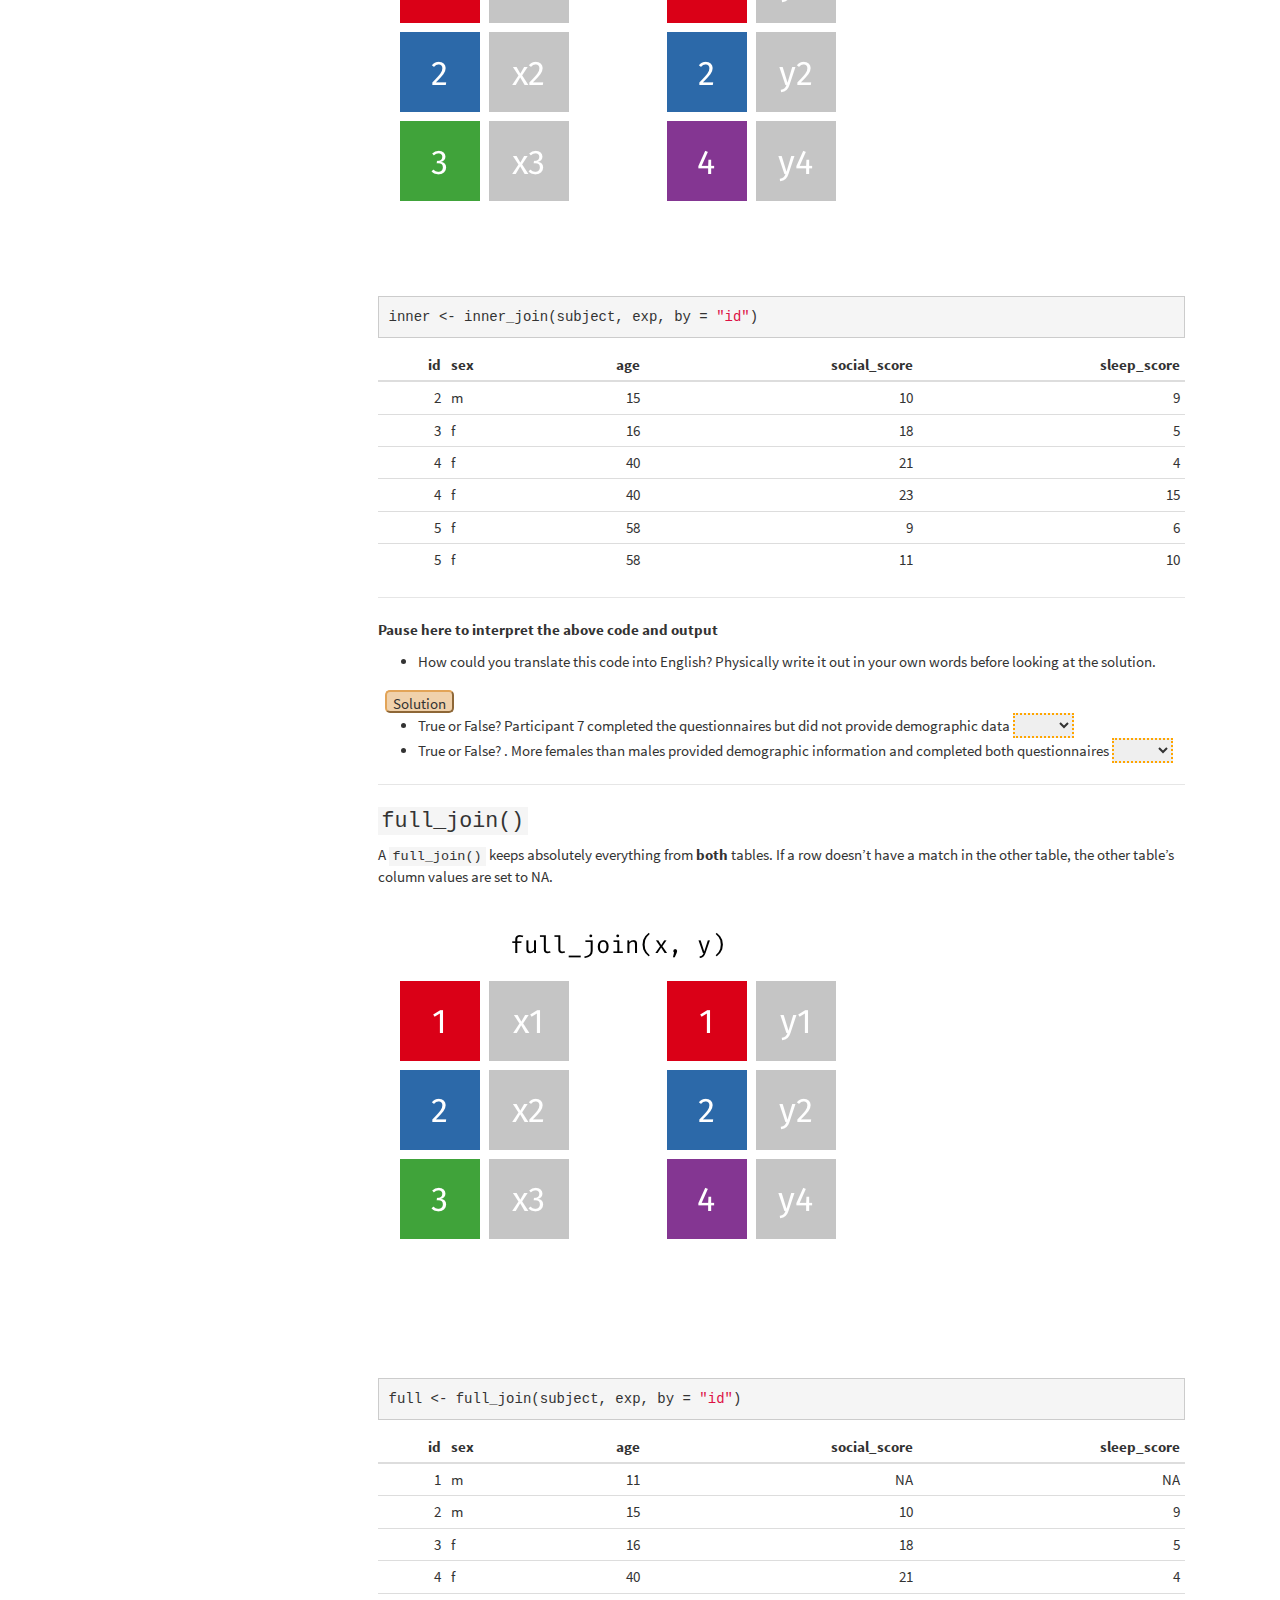
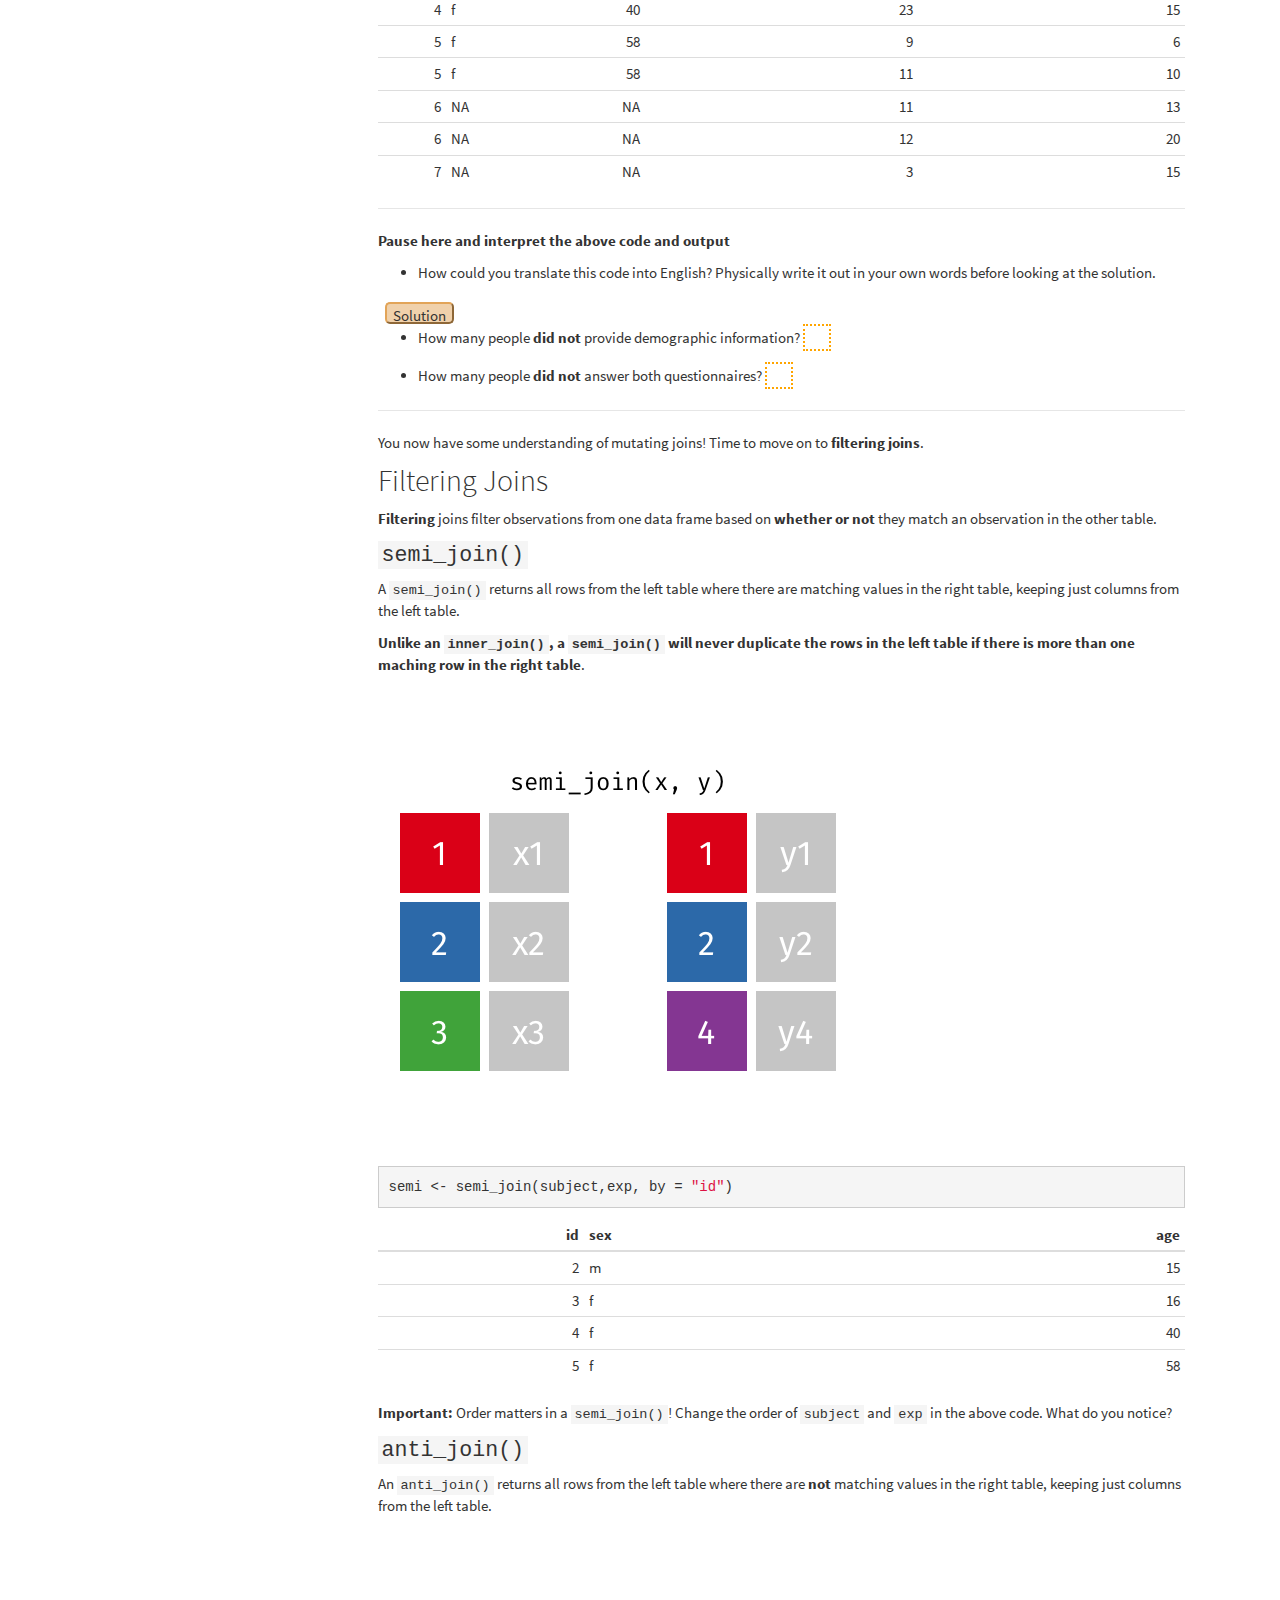
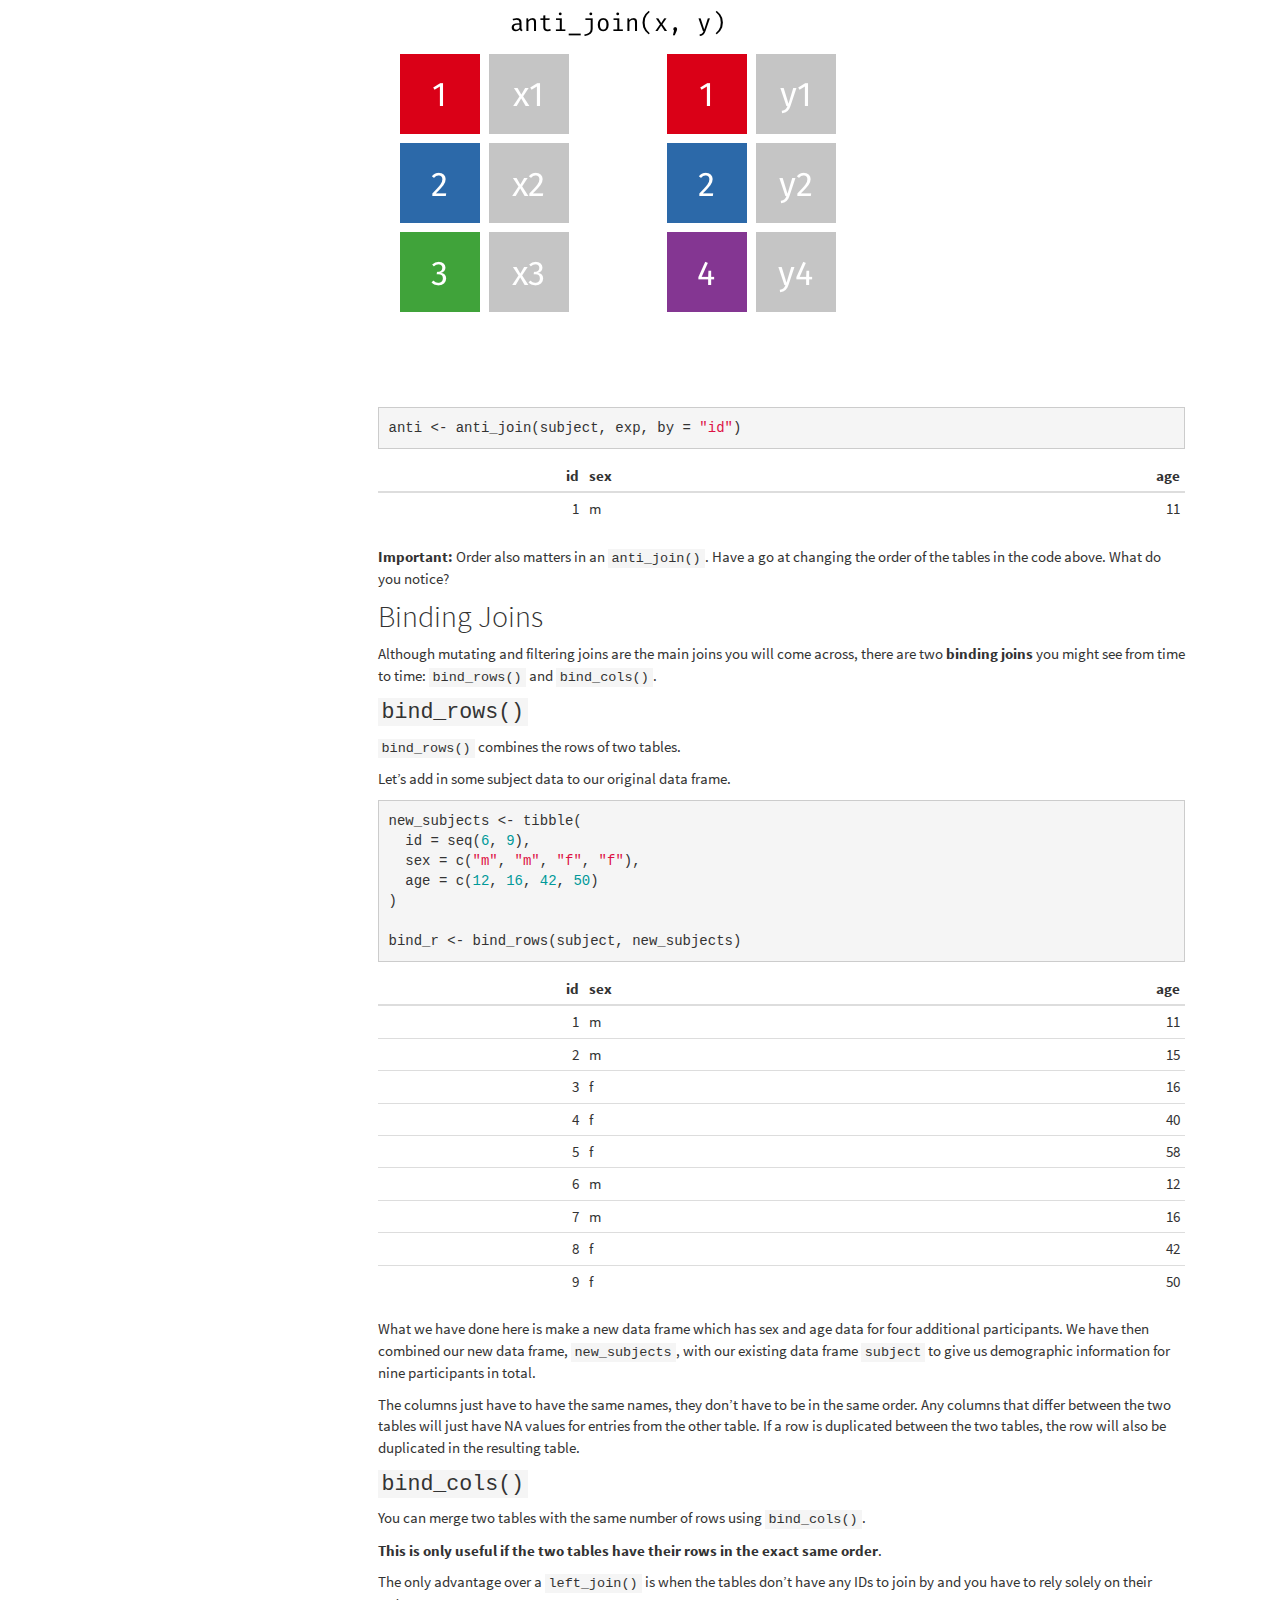
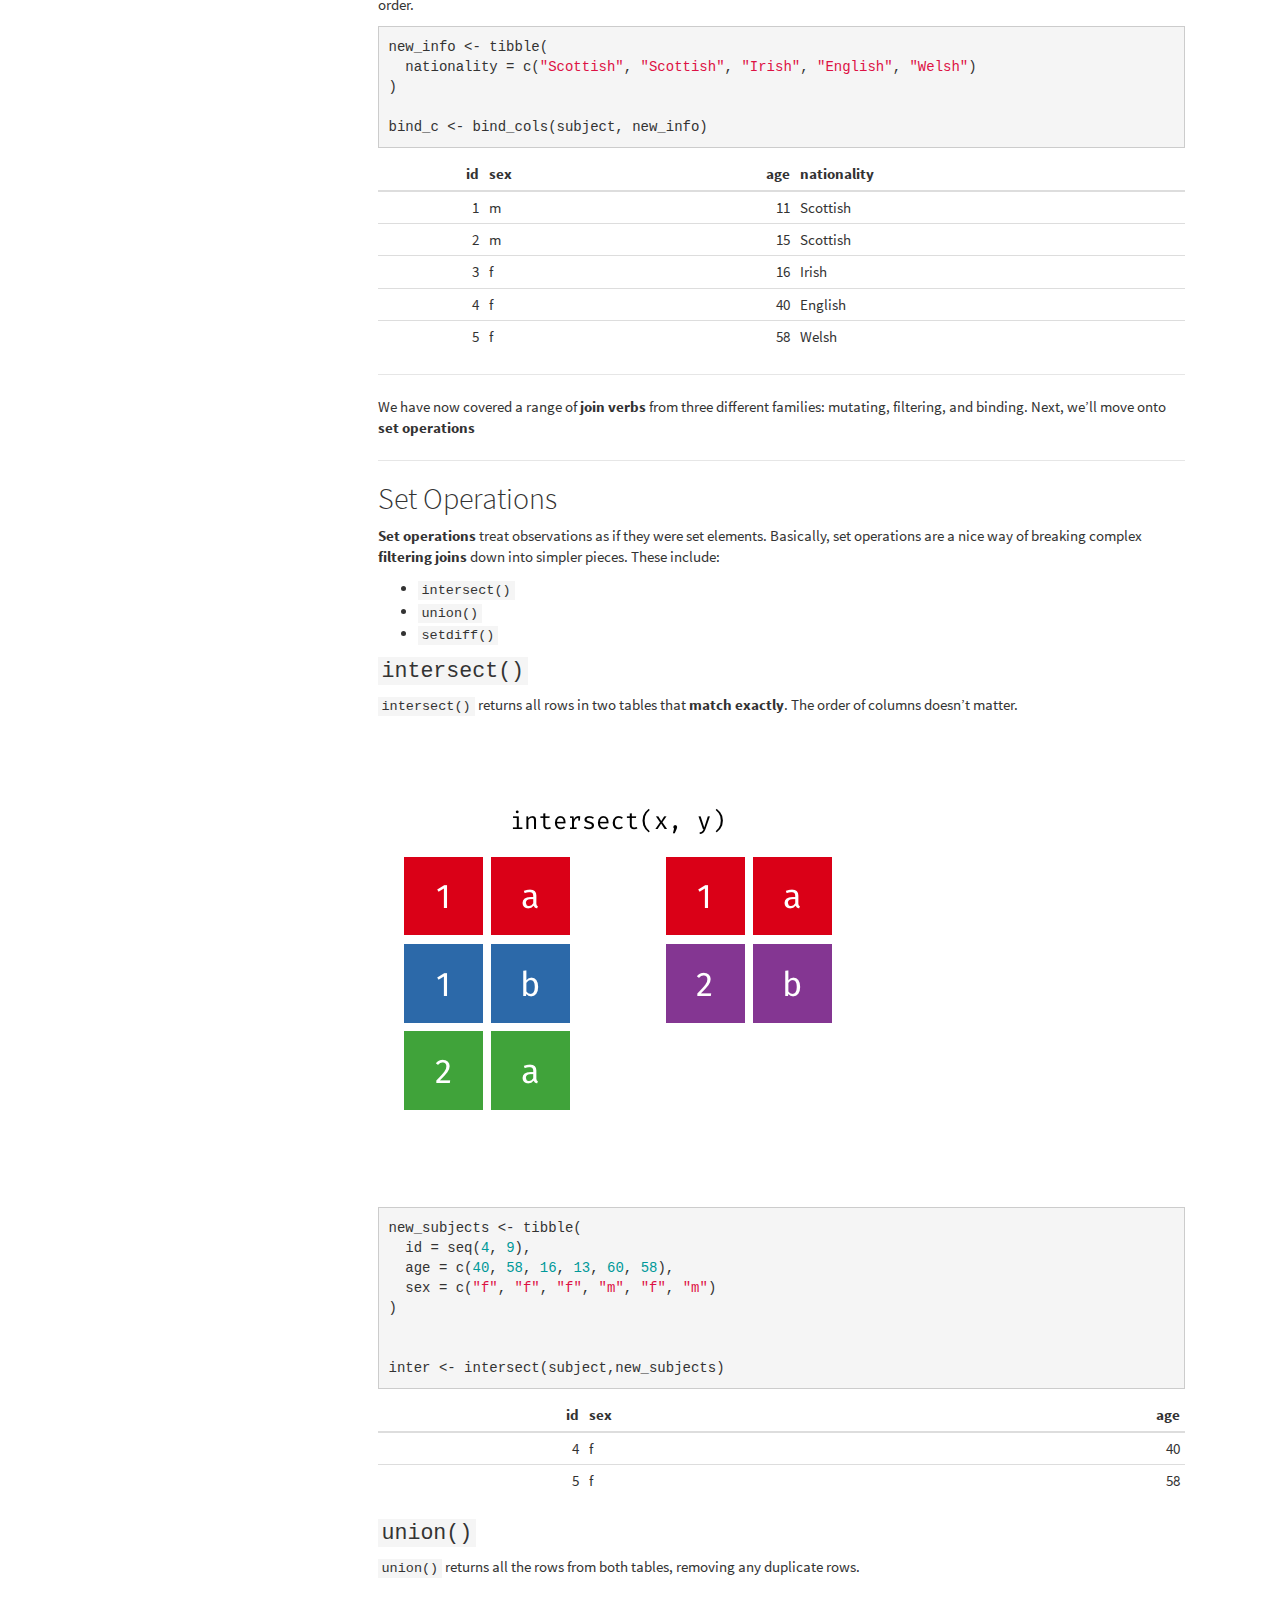
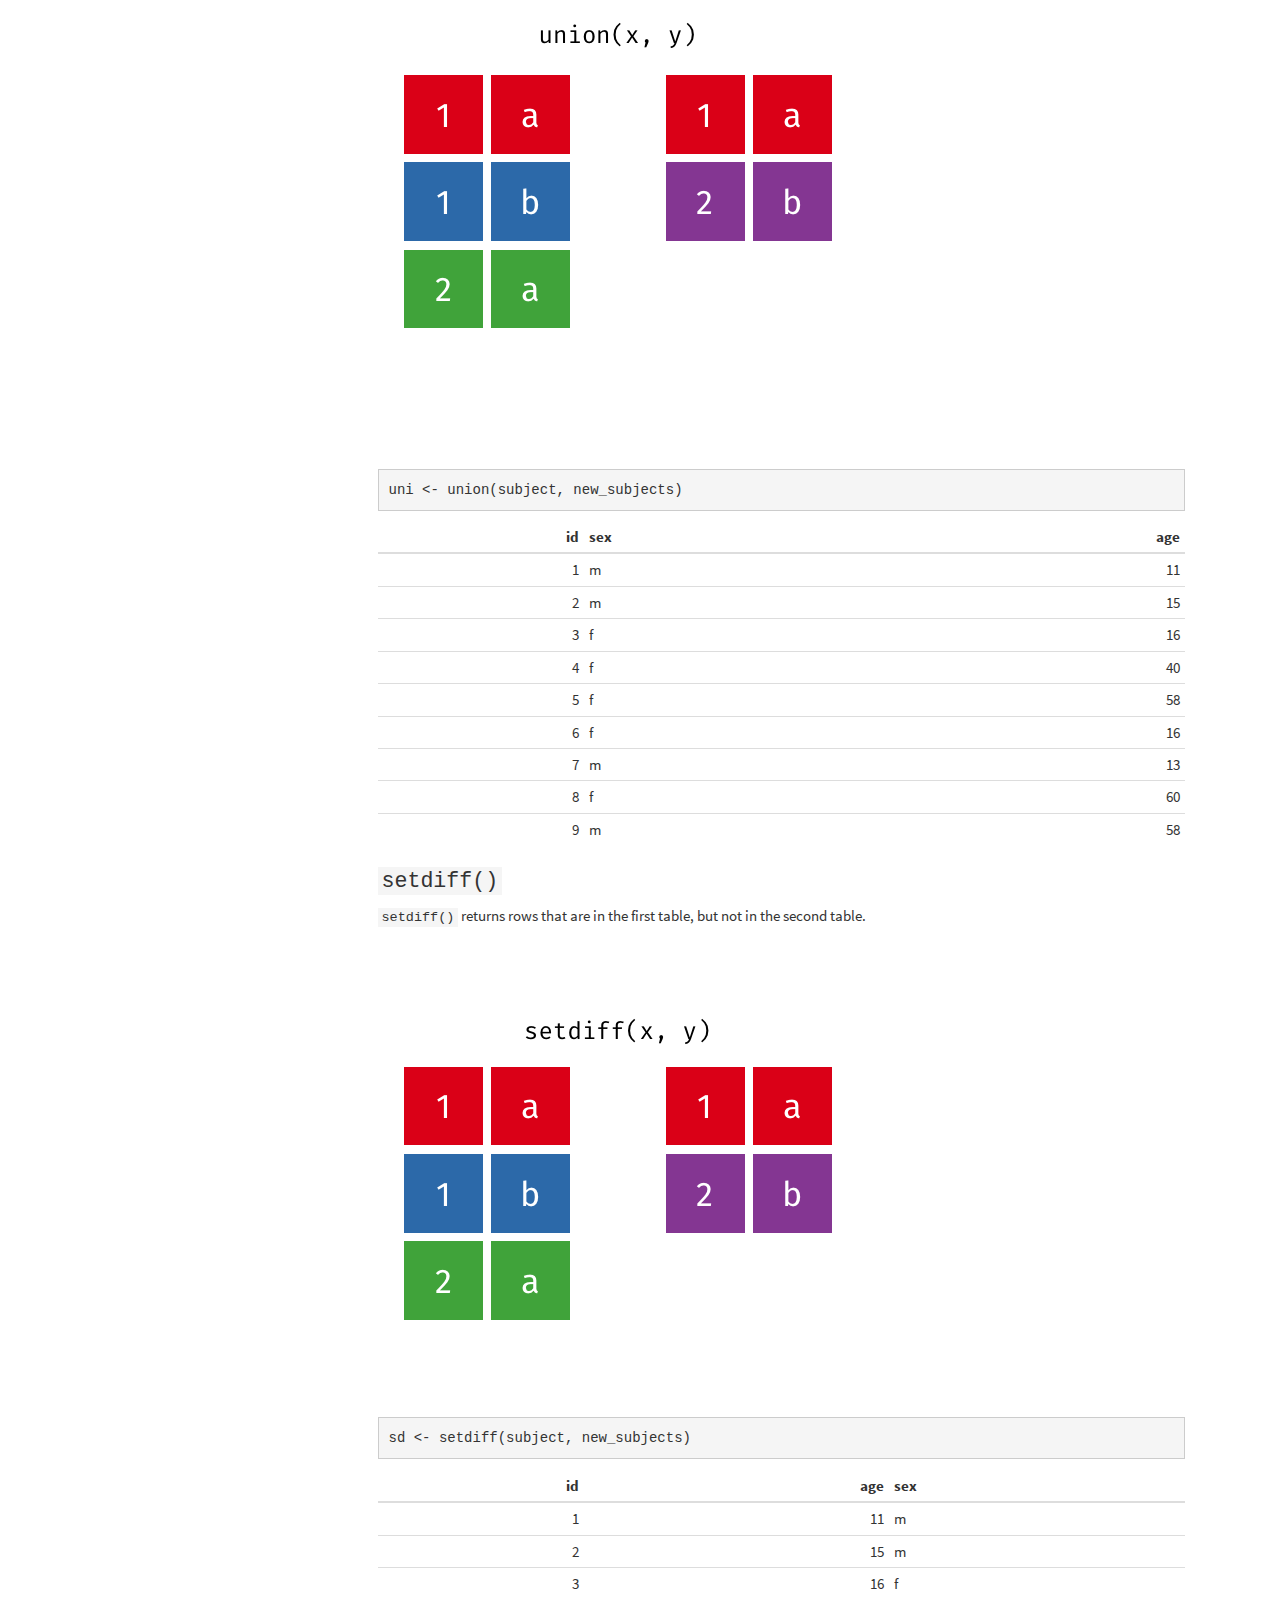
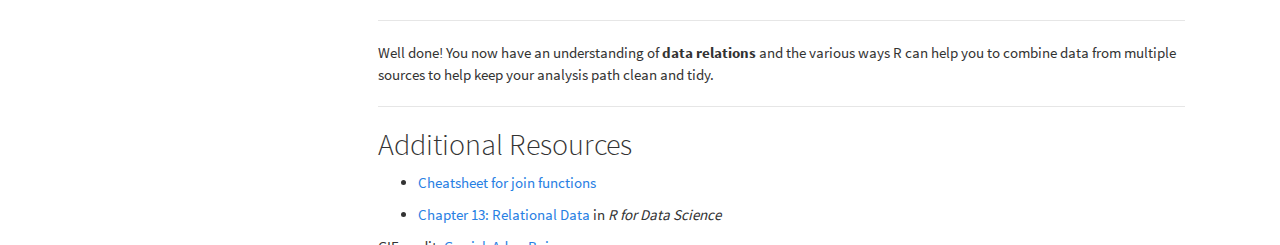
<file: docs/Data_Relations.html>
<!DOCTYPE html>

<html xmlns="http://www.w3.org/1999/xhtml">

<head>

<meta charset="utf-8" />
<meta http-equiv="Content-Type" content="text/html; charset=utf-8" />
<meta name="generator" content="pandoc" />




<title>Data Relations</title>

<script src="site_libs/jquery-1.11.3/jquery.min.js"></script>
<meta name="viewport" content="width=device-width, initial-scale=1" />
<link href="site_libs/bootstrap-3.3.5/css/cosmo.min.css" rel="stylesheet" />
<script src="site_libs/bootstrap-3.3.5/js/bootstrap.min.js"></script>
<script src="site_libs/bootstrap-3.3.5/shim/html5shiv.min.js"></script>
<script src="site_libs/bootstrap-3.3.5/shim/respond.min.js"></script>
<script src="site_libs/jqueryui-1.11.4/jquery-ui.min.js"></script>
<link href="site_libs/tocify-1.9.1/jquery.tocify.css" rel="stylesheet" />
<script src="site_libs/tocify-1.9.1/jquery.tocify.js"></script>
<script src="site_libs/navigation-1.1/tabsets.js"></script>
<link href="site_libs/highlightjs-9.12.0/default.css" rel="stylesheet" />
<script src="site_libs/highlightjs-9.12.0/highlight.js"></script>

<style type="text/css">code{white-space: pre;}</style>
<style type="text/css">
  pre:not([class]) {
    background-color: white;
  }
</style>
<script type="text/javascript">
if (window.hljs) {
  hljs.configure({languages: []});
  hljs.initHighlightingOnLoad();
  if (document.readyState && document.readyState === "complete") {
    window.setTimeout(function() { hljs.initHighlighting(); }, 0);
  }
}
</script>



<style type="text/css">
h1 {
  font-size: 34px;
}
h1.title {
  font-size: 38px;
}
h2 {
  font-size: 30px;
}
h3 {
  font-size: 24px;
}
h4 {
  font-size: 18px;
}
h5 {
  font-size: 16px;
}
h6 {
  font-size: 12px;
}
.table th:not([align]) {
  text-align: left;
}
</style>

<link rel="stylesheet" href="webex.css" type="text/css" />



<style type = "text/css">
.main-container {
  max-width: 940px;
  margin-left: auto;
  margin-right: auto;
}
code {
  color: inherit;
  background-color: rgba(0, 0, 0, 0.04);
}
img {
  max-width:100%;
  height: auto;
}
.tabbed-pane {
  padding-top: 12px;
}
.html-widget {
  margin-bottom: 20px;
}
button.code-folding-btn:focus {
  outline: none;
}
summary {
  display: list-item;
}
</style>


<style type="text/css">
/* padding for bootstrap navbar */
body {
  padding-top: 51px;
  padding-bottom: 40px;
}
/* offset scroll position for anchor links (for fixed navbar)  */
.section h1 {
  padding-top: 56px;
  margin-top: -56px;
}
.section h2 {
  padding-top: 56px;
  margin-top: -56px;
}
.section h3 {
  padding-top: 56px;
  margin-top: -56px;
}
.section h4 {
  padding-top: 56px;
  margin-top: -56px;
}
.section h5 {
  padding-top: 56px;
  margin-top: -56px;
}
.section h6 {
  padding-top: 56px;
  margin-top: -56px;
}
.dropdown-submenu {
  position: relative;
}
.dropdown-submenu>.dropdown-menu {
  top: 0;
  left: 100%;
  margin-top: -6px;
  margin-left: -1px;
  border-radius: 0 6px 6px 6px;
}
.dropdown-submenu:hover>.dropdown-menu {
  display: block;
}
.dropdown-submenu>a:after {
  display: block;
  content: " ";
  float: right;
  width: 0;
  height: 0;
  border-color: transparent;
  border-style: solid;
  border-width: 5px 0 5px 5px;
  border-left-color: #cccccc;
  margin-top: 5px;
  margin-right: -10px;
}
.dropdown-submenu:hover>a:after {
  border-left-color: #ffffff;
}
.dropdown-submenu.pull-left {
  float: none;
}
.dropdown-submenu.pull-left>.dropdown-menu {
  left: -100%;
  margin-left: 10px;
  border-radius: 6px 0 6px 6px;
}
</style>

<script>
// manage active state of menu based on current page
$(document).ready(function () {
  // active menu anchor
  href = window.location.pathname
  href = href.substr(href.lastIndexOf('/') + 1)
  if (href === "")
    href = "index.html";
  var menuAnchor = $('a[href="' + href + '"]');

  // mark it active
  menuAnchor.parent().addClass('active');

  // if it's got a parent navbar menu mark it active as well
  menuAnchor.closest('li.dropdown').addClass('active');
});
</script>

<!-- tabsets -->

<style type="text/css">
.tabset-dropdown > .nav-tabs {
  display: inline-table;
  max-height: 500px;
  min-height: 44px;
  overflow-y: auto;
  background: white;
  border: 1px solid #ddd;
  border-radius: 4px;
}

.tabset-dropdown > .nav-tabs > li.active:before {
  content: "";
  font-family: 'Glyphicons Halflings';
  display: inline-block;
  padding: 10px;
  border-right: 1px solid #ddd;
}

.tabset-dropdown > .nav-tabs.nav-tabs-open > li.active:before {
  content: "&#xe258;";
  border: none;
}

.tabset-dropdown > .nav-tabs.nav-tabs-open:before {
  content: "";
  font-family: 'Glyphicons Halflings';
  display: inline-block;
  padding: 10px;
  border-right: 1px solid #ddd;
}

.tabset-dropdown > .nav-tabs > li.active {
  display: block;
}

.tabset-dropdown > .nav-tabs > li > a,
.tabset-dropdown > .nav-tabs > li > a:focus,
.tabset-dropdown > .nav-tabs > li > a:hover {
  border: none;
  display: inline-block;
  border-radius: 4px;
}

.tabset-dropdown > .nav-tabs.nav-tabs-open > li {
  display: block;
  float: none;
}

.tabset-dropdown > .nav-tabs > li {
  display: none;
}
</style>

<script>
$(document).ready(function () {
  window.buildTabsets("TOC");
});

$(document).ready(function () {
  $('.tabset-dropdown > .nav-tabs > li').click(function () {
    $(this).parent().toggleClass('nav-tabs-open')
  });
});
</script>

<!-- code folding -->



<script>
$(document).ready(function ()  {

    // move toc-ignore selectors from section div to header
    $('div.section.toc-ignore')
        .removeClass('toc-ignore')
        .children('h1,h2,h3,h4,h5').addClass('toc-ignore');

    // establish options
    var options = {
      selectors: "h1,h2,h3",
      theme: "bootstrap3",
      context: '.toc-content',
      hashGenerator: function (text) {
        return text.replace(/[.\\/?&!#<>]/g, '').replace(/\s/g, '_').toLowerCase();
      },
      ignoreSelector: ".toc-ignore",
      scrollTo: 0
    };
    options.showAndHide = true;
    options.smoothScroll = true;

    // tocify
    var toc = $("#TOC").tocify(options).data("toc-tocify");
});
</script>

<style type="text/css">

#TOC {
  margin: 25px 0px 20px 0px;
}
@media (max-width: 768px) {
#TOC {
  position: relative;
  width: 100%;
}
}


.toc-content {
  padding-left: 30px;
  padding-right: 40px;
}

div.main-container {
  max-width: 1200px;
}

div.tocify {
  width: 20%;
  max-width: 260px;
  max-height: 85%;
}

@media (min-width: 768px) and (max-width: 991px) {
  div.tocify {
    width: 25%;
  }
}

@media (max-width: 767px) {
  div.tocify {
    width: 100%;
    max-width: none;
  }
}

.tocify ul, .tocify li {
  line-height: 20px;
}

.tocify-subheader .tocify-item {
  font-size: 0.90em;
}

.tocify .list-group-item {
  border-radius: 0px;
}


</style>



</head>

<body>


<div class="container-fluid main-container">


<!-- setup 3col/9col grid for toc_float and main content  -->
<div class="row-fluid">
<div class="col-xs-12 col-sm-4 col-md-3">
<div id="TOC" class="tocify">
</div>
</div>

<div class="toc-content col-xs-12 col-sm-8 col-md-9">




<div class="navbar navbar-default  navbar-fixed-top" role="navigation">
  <div class="container">
    <div class="navbar-header">
      <button type="button" class="navbar-toggle collapsed" data-toggle="collapse" data-target="#navbar">
        <span class="icon-bar"></span>
        <span class="icon-bar"></span>
        <span class="icon-bar"></span>
      </button>
      <a class="navbar-brand" href="index.html">Level One Psychology Practical Support</a>
    </div>
    <div id="navbar" class="navbar-collapse collapse">
      <ul class="nav navbar-nav">
        <li>
  <a href="index.html">Home</a>
</li>
<li>
  <a href="Setting_up.html">Setting Up</a>
</li>
<li>
  <a href="Intro_Tidyverse.html">Introduction to Tidyverse and Data Visualisation</a>
</li>
<li>
  <a href="Data_Relations.html">Data Relations</a>
</li>
      </ul>
      <ul class="nav navbar-nav navbar-right">
        
      </ul>
    </div><!--/.nav-collapse -->
  </div><!--/.container -->
</div><!--/.navbar -->

<div class="fluid-row" id="header">



<h1 class="title toc-ignore">Data Relations</h1>

</div>


<p>In the previous tutorial, you were introduced to the concept of <strong>tidy data</strong>. Can you remember what the three principles of tidy data are?</p>
<ol style="list-style-type: decimal">
<li>Each variable is in a <input class='solveme nospaces' size='6' data-answer='["column"]'/></li>
<li>Each observation is a <input class='solveme nospaces' size='3' data-answer='["row"]'/></li>
<li>Each value is a <input class='solveme nospaces' size='4' data-answer='["cell"]'/></li>
</ol>
<p>You were also introduced to <code>tidyverse</code> and nine key <code>tidyverse</code> verb functions:</p>
<ul>
<li><code>select()</code></li>
<li><code>group_by()</code></li>
<li><code>filter()</code></li>
<li><code>mutate()</code></li>
<li><code>arrange()</code></li>
<li><code>summarise()</code></li>
<li><code>gather()</code></li>
<li><code>spread()</code></li>
<li><code>separate()</code></li>
</ul>
<p>Another important part of making data tidy, however, is developing an understanding of <strong>data relations</strong>. How can we combine data from various different sources in a way which is clean and effective?</p>
<p>It is an annoying reality of research that you will more than likely be faced with the task of combining various data files together. For instance, it is not uncommon for an experimental software to create a new file for <strong>every</strong> participant you run and for each participant’s file to contain numerous columns and rows of data, only some of which you are actually interested in. Multiple tables of data are called <strong>relational data</strong> because it is the relations, not just the individual datasets, that are important.</p>
<hr />
<p><strong>Example of Relational Data in Real Life</strong></p>
<p>You are conducting a study to investigate whether adolescents (aged 11-18 years) use social media around bedtime more often than older people (45-60 years) and how this social media use may relate to sleep health. You have two data tables: one containing demographic information (e.g. age) and another containing participant responses to questionnaires regarding night-time social media use and sleep health. You want to investigate the influence of <strong>age</strong> upon the use of social media at night, so you must put these two tables together so that participant demographic information from one table correctly matches with the data of <strong>the same participant</strong> in your questionnaire data table.</p>
<hr />
<p>Being able to wrangle your data, manipulate it into different layouts, extract the parts you need, and summarise it, is one of the most important skills we will help you learn in the coming weeks.</p>
<p>Luckily, R can make this task really straightforward through the use of <strong>join verbs</strong> and <strong>set operations</strong>.</p>
<div id="join-verbs" class="section level2">
<h2>Join Verbs</h2>
<p>There are two main families of join verbs that you will be using over the coming weeks: <strong>mutating</strong> joins and <strong>filtering</strong> joins.</p>
<p><strong>Mutating</strong> joins add new variables to one data frame from <strong>matching observations</strong> in another. These include:</p>
<ul>
<li><code>left_join()</code></li>
<li><code>right_join()</code></li>
<li><code>inner_join()</code></li>
<li><code>full_join()</code></li>
</ul>
<p><strong>Filtering</strong> joins filter observations from one data frame based on <strong>whether or not</strong> they match an observation in the other table. These include:</p>
<ul>
<li><code>semi_join()</code></li>
<li><code>anti_join()</code></li>
</ul>
<p>All the joins - mutating and filtering - follow the same basic structure:</p>
<p><code>****_join(x, y, by = NULL, suffix = c(&quot;.x&quot;, &quot;.y&quot;))</code></p>
<ul>
<li><code>x</code> = the first (<em>left</em>) table</li>
<li><code>y</code> = the second (<em>right</em>) table</li>
<li><code>by</code> = what columns to match on. If this is left blank, R will automatically match on all columns with the same names in the two tables so it’s best to be specific here.</li>
<li><code>suffix</code> = if columns have the same in the two tables, but you <strong>aren’t</strong> joining them, they get a suffix so that you can tell them apart. This defaults to “.x” and “.y”, but if you want you can use the <code>suffix</code> argument to make these more meaningful.</li>
</ul>
<hr />
<p><strong>Pause and test your knowledge!</strong></p>
<ul>
<li>What is the purpose of <strong>mutating</strong> joins?</li>
</ul>
<p><select class='solveme' data-answer='["adds new variables to a data frame by finding a match in another data frame"]'> <option></option> <option>adds new variables to a data frame by finding a match in another data frame</option> <option>conditionally adds information to a data frame</option> <option>binds rows of tables together</option></select></p>
<ul>
<li>What is the purpose of <strong>filtering</strong> joins?</li>
</ul>
<p><select class='solveme' data-answer='["conditionally adds information to a data frame"]'> <option></option> <option>adds new variables to the a data frame by finding a match in the other data frame</option> <option>conditionally adds information to a data frame</option> <option>binds rows of tables together</option></select></p>
<hr />
<p>It can be a bit confusing getting your head around how joins work at first (well - for me it was anyway) so let’s just use some really simple data (i.e. not messy) so that we can focus our attention on understanding how each join works.</p>
<p>Before we get started, open up a new script (<strong>File &gt; New File &gt; R Script</strong>) so that we can keep each tutorial nice and neat. Make sure to give your script a sensible name and save it in an appropriate folder. Set your working directory to where your script is - if you need help with this go back to <a href="Setting_up.html">Setting Up</a>.</p>
<p>In your script, type:</p>
<pre class="r"><code>library(tidyverse) </code></pre>
<p>Remember - think of R like a smartphone. Your phone can’t just read your mind and open Instagram. You need to tell your phone to open it by clicking on the Instagram icon. So, every time we want to use <code>tidyverse</code> we need to <strong>load it in</strong>.</p>
<p>Next, let’s make up some simple data. Another great thing about R is that you can actually simulate data. So, if you ever want some data to practice with - you don’t need to ask any of the teaching staff, you have the ability to make your own practice sets right here!</p>
<p>Let’s use the <strong>Example of Relational Data in Real Life</strong> example above. You are a researcher who is interested in whether adolescents (11-16 years) use social media more around bedtime than older people (45-60 years). Participants’ provided responses on a night-time social media use and sleep health scale. Higher scores on the night-time social media use scale suggests more frequent use of social media around bedtime. Lower scores on the sleep health scale indicate poorer sleep.</p>
<p><strong>Don’t be tempted to just copy and paste the code below</strong>. I highly recommend typing it out in your own script so that you can get used to working with the R environment and syntax.</p>
<pre class="r"><code>subject &lt;- tibble(id = seq(1,5),
                  sex = c(&quot;m&quot;,&quot;m&quot;,&quot;f&quot;,&quot;f&quot;,&quot;f&quot;), 
                  age = c(11,15,16,40,58)
                  )</code></pre>
<table>
<thead>
<tr class="header">
<th align="right">id</th>
<th align="left">sex</th>
<th align="right">age</th>
</tr>
</thead>
<tbody>
<tr class="odd">
<td align="right">1</td>
<td align="left">m</td>
<td align="right">11</td>
</tr>
<tr class="even">
<td align="right">2</td>
<td align="left">m</td>
<td align="right">15</td>
</tr>
<tr class="odd">
<td align="right">3</td>
<td align="left">f</td>
<td align="right">16</td>
</tr>
<tr class="even">
<td align="right">4</td>
<td align="left">f</td>
<td align="right">40</td>
</tr>
<tr class="odd">
<td align="right">5</td>
<td align="left">f</td>
<td align="right">58</td>
</tr>
</tbody>
</table>
<p>There you go - we just simulated some data! Remember to read from the right hand side of the arrow to the left. What I’m doing here is I’m using the function <code>tibble()</code> to build a data frame with the columns <code>id</code>, <code>sex</code>, and <code>age</code>. I have made the <code>id</code> column by using <code>seq()</code> to generate a sequence of numbers from 1 to 5. In <code>sex</code> I’ve used <code>c()</code> to make a <strong>character vector</strong> which denotes whether the participant is male or female. In <code>age</code> I have again used <code>c()</code> to make a <strong>numeric vector</strong> of the participants ages.</p>
<hr />
<p>Remember - if you ever find yourself confused about what a function does, type <code>?function name</code> into your console to access built in help menus!</p>
<hr />
<p>So, we’ve got our demographic data (e.g. sex and age). Now, we need to simulate some scores for our participants.</p>
<pre class="r"><code>exp &lt;- tibble(
  id = c(2, 3, 4, 4, 5, 5, 6, 6, 7),
  social_score = c(10, 18, 21, 23, 9, 11, 11, 12, 3), 
  sleep_score = c(9, 5, 4, 15, 6, 10, 13, 20, 15)
)</code></pre>
<table>
<thead>
<tr class="header">
<th align="right">id</th>
<th align="right">social_score</th>
<th align="right">sleep_score</th>
</tr>
</thead>
<tbody>
<tr class="odd">
<td align="right">2</td>
<td align="right">10</td>
<td align="right">9</td>
</tr>
<tr class="even">
<td align="right">3</td>
<td align="right">18</td>
<td align="right">5</td>
</tr>
<tr class="odd">
<td align="right">4</td>
<td align="right">21</td>
<td align="right">4</td>
</tr>
<tr class="even">
<td align="right">4</td>
<td align="right">23</td>
<td align="right">15</td>
</tr>
<tr class="odd">
<td align="right">5</td>
<td align="right">9</td>
<td align="right">6</td>
</tr>
<tr class="even">
<td align="right">5</td>
<td align="right">11</td>
<td align="right">10</td>
</tr>
<tr class="odd">
<td align="right">6</td>
<td align="right">11</td>
<td align="right">13</td>
</tr>
<tr class="even">
<td align="right">6</td>
<td align="right">12</td>
<td align="right">20</td>
</tr>
<tr class="odd">
<td align="right">7</td>
<td align="right">3</td>
<td align="right">15</td>
</tr>
</tbody>
</table>
<p>I’ve used <code>tibble()</code> again here to make a data frame with three columns: <code>id</code>, <code>social_score</code> and <code>sleep_score</code>. In <code>id</code> I have used <code>c()</code> to make a <strong>numeric vector</strong> of participant’s id numbers and in <code>social_score</code> and <code>sleep_score</code> I have used <code>c()</code> to make <strong>numeric vectors</strong> of participant total scores on the night-time social media use and sleep health measures.</p>
<p>You should now have two separate data frames in your <strong>Global Environment</strong>, <code>subject</code> (demographic information) and <code>exp</code> (questionnaire scores).</p>
<p>Now it’s time to have a go at using some <strong>mutating joins</strong> on our data.</p>
</div>
<div id="mutating-joins" class="section level2">
<h2>Mutating Joins</h2>
<p><strong>Mutating</strong> joins add new variables to one data frame from <strong>matching observations</strong> in another.</p>
<div id="left_join" class="section level3">
<h3><code>left_join()</code></h3>
<p>A <code>left_join()</code> keeps all the data from the left table and joins anything that matches from the right table. In other words, all of the information in the <strong>left</strong> table is retained whilst only the <strong>matching</strong> information from the right table is added. If there is information that doesn’t match in the right table, it is discarded. If the left table has more than one match for a row in the right table, there will be more than one row in the joined table.</p>
<div class="figure">
<img src="left-join.gif" />

</div>
<p>How do we tell R to carry out this action?</p>
<pre class="r"><code>left &lt;- left_join(subject, exp, by = &quot;id&quot;)</code></pre>
<table>
<thead>
<tr class="header">
<th align="right">id</th>
<th align="left">sex</th>
<th align="right">age</th>
<th align="right">social_score</th>
<th align="right">sleep_score</th>
</tr>
</thead>
<tbody>
<tr class="odd">
<td align="right">1</td>
<td align="left">m</td>
<td align="right">11</td>
<td align="right">NA</td>
<td align="right">NA</td>
</tr>
<tr class="even">
<td align="right">2</td>
<td align="left">m</td>
<td align="right">15</td>
<td align="right">10</td>
<td align="right">9</td>
</tr>
<tr class="odd">
<td align="right">3</td>
<td align="left">f</td>
<td align="right">16</td>
<td align="right">18</td>
<td align="right">5</td>
</tr>
<tr class="even">
<td align="right">4</td>
<td align="left">f</td>
<td align="right">40</td>
<td align="right">21</td>
<td align="right">4</td>
</tr>
<tr class="odd">
<td align="right">4</td>
<td align="left">f</td>
<td align="right">40</td>
<td align="right">23</td>
<td align="right">15</td>
</tr>
<tr class="even">
<td align="right">5</td>
<td align="left">f</td>
<td align="right">58</td>
<td align="right">9</td>
<td align="right">6</td>
</tr>
<tr class="odd">
<td align="right">5</td>
<td align="left">f</td>
<td align="right">58</td>
<td align="right">11</td>
<td align="right">10</td>
</tr>
</tbody>
</table>
<p>Let’s break this down. We are telling R to make <code>subject</code> the <strong>left</strong> table and <code>exp</code> the <strong>right</strong> table, and to join them by <code>id</code>. Remember, this is all about <strong>relational data</strong>. We join by <code>id</code> because both <code>subject</code> and <code>exp</code> have <code>id</code> columns.</p>
<hr />
<p><strong>Pause here and interpret the above code and output</strong></p>
<ul>
<li>How could you translate this code into English? Physically write it out in your own words before looking at the solution.</li>
</ul>
<div class="solution">
<button>
Solution
</button>
<p>Take <code>subject</code> and <code>exp</code> and join these tables by the <code>id</code> column. Keep all of the <code>subject</code> information and anything that matches <code>exp</code>.</p>
</div>
<ul>
<li>True or False? Participant 1 completed the night-time social media use questionnaire, but not the sleep health questionnaire. <select class='solveme' data-answer='["FALSE"]'> <option></option> <option>TRUE</option> <option>FALSE</option></select> <br></li>
<li>True or False? Some ID numbers have been used more than once. <select class='solveme' data-answer='["TRUE"]'> <option></option> <option>TRUE</option> <option>FALSE</option></select> <br></li>
<li>True or False? Demographic information (e.g. sex and age) is available for all participants. <select class='solveme' data-answer='["FALSE"]'> <option></option> <option>TRUE</option> <option>FALSE</option></select></li>
</ul>
<hr />
</div>
<div id="right_join" class="section level3">
<h3><code>right_join()</code></h3>
<p>A <code>right_join()</code> keeps all the data from the second (right) table and joins anything that matches from the first (left) table. If you’re thinking “that’s just exactly the same as a <code>left_join()</code> but with the order flipped”. You would be right!</p>
<p>Technically, there’s nothing actually stopping us from carrying out a <code>right_join()</code> by using the <code>left_join()</code> function and swapping the table positions in the input arguments. <strong>However</strong>, you will make your life <strong>much</strong> easier if you use these functions as intended. It saves so much unnecessary confusion.</p>
<div class="figure">
<img src="right-join.gif" />

</div>
<pre class="r"><code>right &lt;- right_join(subject, exp, by = &quot;id&quot;)</code></pre>
<table>
<thead>
<tr class="header">
<th align="right">id</th>
<th align="left">sex</th>
<th align="right">age</th>
<th align="right">social_score</th>
<th align="right">sleep_score</th>
</tr>
</thead>
<tbody>
<tr class="odd">
<td align="right">2</td>
<td align="left">m</td>
<td align="right">15</td>
<td align="right">10</td>
<td align="right">9</td>
</tr>
<tr class="even">
<td align="right">3</td>
<td align="left">f</td>
<td align="right">16</td>
<td align="right">18</td>
<td align="right">5</td>
</tr>
<tr class="odd">
<td align="right">4</td>
<td align="left">f</td>
<td align="right">40</td>
<td align="right">21</td>
<td align="right">4</td>
</tr>
<tr class="even">
<td align="right">4</td>
<td align="left">f</td>
<td align="right">40</td>
<td align="right">23</td>
<td align="right">15</td>
</tr>
<tr class="odd">
<td align="right">5</td>
<td align="left">f</td>
<td align="right">58</td>
<td align="right">9</td>
<td align="right">6</td>
</tr>
<tr class="even">
<td align="right">5</td>
<td align="left">f</td>
<td align="right">58</td>
<td align="right">11</td>
<td align="right">10</td>
</tr>
<tr class="odd">
<td align="right">6</td>
<td align="left">NA</td>
<td align="right">NA</td>
<td align="right">11</td>
<td align="right">13</td>
</tr>
<tr class="even">
<td align="right">6</td>
<td align="left">NA</td>
<td align="right">NA</td>
<td align="right">12</td>
<td align="right">20</td>
</tr>
<tr class="odd">
<td align="right">7</td>
<td align="left">NA</td>
<td align="right">NA</td>
<td align="right">3</td>
<td align="right">15</td>
</tr>
</tbody>
</table>
<hr />
<p><strong>Pause here to interpret the above code and output</strong></p>
<ul>
<li>How could we translate the above code into English? Physically write it out in your own words before looking at the solution.</li>
</ul>
<div class="solution">
<button>
Solution
</button>
<p>Take the <code>subject</code> data frame and the <code>exp</code> data frame and join them by the <code>id</code> column. Keep all the <code>exp</code> information and only keep information from <code>subject</code> if there is a match in <code>exp</code>.</p>
</div>
<ul>
<li>Which participant had the lowest night-time social media use score? <input class='solveme nospaces' size='1' data-answer='["7"]'/></li>
</ul>
<hr />
</div>
<div id="inner_join" class="section level3">
<h3><code>inner_join()</code></h3>
<p>An <code>inner_join()</code> returns all the rows that have a match in the other table. The most important part of an inner join is that unmatched rows are <strong>not</strong> included in the result!</p>
<div class="figure">
<img src="inner-join.gif" />

</div>
<pre class="r"><code>inner &lt;- inner_join(subject, exp, by = &quot;id&quot;)</code></pre>
<table>
<thead>
<tr class="header">
<th align="right">id</th>
<th align="left">sex</th>
<th align="right">age</th>
<th align="right">social_score</th>
<th align="right">sleep_score</th>
</tr>
</thead>
<tbody>
<tr class="odd">
<td align="right">2</td>
<td align="left">m</td>
<td align="right">15</td>
<td align="right">10</td>
<td align="right">9</td>
</tr>
<tr class="even">
<td align="right">3</td>
<td align="left">f</td>
<td align="right">16</td>
<td align="right">18</td>
<td align="right">5</td>
</tr>
<tr class="odd">
<td align="right">4</td>
<td align="left">f</td>
<td align="right">40</td>
<td align="right">21</td>
<td align="right">4</td>
</tr>
<tr class="even">
<td align="right">4</td>
<td align="left">f</td>
<td align="right">40</td>
<td align="right">23</td>
<td align="right">15</td>
</tr>
<tr class="odd">
<td align="right">5</td>
<td align="left">f</td>
<td align="right">58</td>
<td align="right">9</td>
<td align="right">6</td>
</tr>
<tr class="even">
<td align="right">5</td>
<td align="left">f</td>
<td align="right">58</td>
<td align="right">11</td>
<td align="right">10</td>
</tr>
</tbody>
</table>
<hr />
<p><strong>Pause here to interpret the above code and output</strong></p>
<ul>
<li>How could you translate this code into English? Physically write it out in your own words before looking at the solution.</li>
</ul>
<div class="solution">
<button>
Solution
</button>
<p>Take <code>subject</code> and <code>exp</code> and join these tables by the <code>id</code> column. Keep all the rows that have a match in the other table.</p>
</div>
<ul>
<li>True or False? Participant 7 completed the questionnaires but did not provide demographic data <select class='solveme' data-answer='["TRUE"]'> <option></option> <option>TRUE</option> <option>FALSE</option></select> <br></li>
<li>True or False? . More females than males provided demographic information and completed both questionnaires <select class='solveme' data-answer='["TRUE"]'> <option></option> <option>TRUE</option> <option>FALSE</option></select> <br></li>
</ul>
<hr />
</div>
<div id="full_join" class="section level3">
<h3><code>full_join()</code></h3>
<p>A <code>full_join()</code> keeps absolutely everything from <strong>both</strong> tables. If a row doesn’t have a match in the other table, the other table’s column values are set to NA.</p>
<div class="figure">
<img src="full-join.gif" />

</div>
<pre class="r"><code>full &lt;- full_join(subject, exp, by = &quot;id&quot;)</code></pre>
<table>
<thead>
<tr class="header">
<th align="right">id</th>
<th align="left">sex</th>
<th align="right">age</th>
<th align="right">social_score</th>
<th align="right">sleep_score</th>
</tr>
</thead>
<tbody>
<tr class="odd">
<td align="right">1</td>
<td align="left">m</td>
<td align="right">11</td>
<td align="right">NA</td>
<td align="right">NA</td>
</tr>
<tr class="even">
<td align="right">2</td>
<td align="left">m</td>
<td align="right">15</td>
<td align="right">10</td>
<td align="right">9</td>
</tr>
<tr class="odd">
<td align="right">3</td>
<td align="left">f</td>
<td align="right">16</td>
<td align="right">18</td>
<td align="right">5</td>
</tr>
<tr class="even">
<td align="right">4</td>
<td align="left">f</td>
<td align="right">40</td>
<td align="right">21</td>
<td align="right">4</td>
</tr>
<tr class="odd">
<td align="right">4</td>
<td align="left">f</td>
<td align="right">40</td>
<td align="right">23</td>
<td align="right">15</td>
</tr>
<tr class="even">
<td align="right">5</td>
<td align="left">f</td>
<td align="right">58</td>
<td align="right">9</td>
<td align="right">6</td>
</tr>
<tr class="odd">
<td align="right">5</td>
<td align="left">f</td>
<td align="right">58</td>
<td align="right">11</td>
<td align="right">10</td>
</tr>
<tr class="even">
<td align="right">6</td>
<td align="left">NA</td>
<td align="right">NA</td>
<td align="right">11</td>
<td align="right">13</td>
</tr>
<tr class="odd">
<td align="right">6</td>
<td align="left">NA</td>
<td align="right">NA</td>
<td align="right">12</td>
<td align="right">20</td>
</tr>
<tr class="even">
<td align="right">7</td>
<td align="left">NA</td>
<td align="right">NA</td>
<td align="right">3</td>
<td align="right">15</td>
</tr>
</tbody>
</table>
<hr />
<p><strong>Pause here and interpret the above code and output</strong></p>
<ul>
<li>How could you translate this code into English? Physically write it out in your own words before looking at the solution.</li>
</ul>
<div class="solution">
<button>
Solution
</button>
<p>Take <code>subject</code> and <code>exp</code> and join these tables by the <code>id</code> column. Keep all information from both tables.</p>
</div>
<ul>
<li><p>How many people <strong>did not</strong> provide demographic information? <input class='solveme nospaces' size='1' data-answer='["3"]'/></p></li>
<li><p>How many people <strong>did not</strong> answer both questionnaires? <input class='solveme nospaces' size='1' data-answer='["1"]'/></p></li>
</ul>
<hr />
<p>You now have some understanding of mutating joins! Time to move on to <strong>filtering joins</strong>.</p>
</div>
</div>
<div id="filtering-joins" class="section level2">
<h2>Filtering Joins</h2>
<p><strong>Filtering</strong> joins filter observations from one data frame based on <strong>whether or not</strong> they match an observation in the other table.</p>
<div id="semi_join" class="section level3">
<h3><code>semi_join()</code></h3>
<p>A <code>semi_join()</code> returns all rows from the left table where there are matching values in the right table, keeping just columns from the left table.</p>
<p><strong>Unlike an <code>inner_join()</code>, a <code>semi_join()</code> will never duplicate the rows in the left table if there is more than one maching row in the right table</strong>.</p>
<div class="figure">
<img src="semi-join.gif" />

</div>
<pre class="r"><code>semi &lt;- semi_join(subject,exp, by = &quot;id&quot;)</code></pre>
<table>
<thead>
<tr class="header">
<th align="right">id</th>
<th align="left">sex</th>
<th align="right">age</th>
</tr>
</thead>
<tbody>
<tr class="odd">
<td align="right">2</td>
<td align="left">m</td>
<td align="right">15</td>
</tr>
<tr class="even">
<td align="right">3</td>
<td align="left">f</td>
<td align="right">16</td>
</tr>
<tr class="odd">
<td align="right">4</td>
<td align="left">f</td>
<td align="right">40</td>
</tr>
<tr class="even">
<td align="right">5</td>
<td align="left">f</td>
<td align="right">58</td>
</tr>
</tbody>
</table>
<p><strong>Important:</strong> Order matters in a <code>semi_join()</code>! Change the order of <code>subject</code> and <code>exp</code> in the above code. What do you notice?</p>
</div>
<div id="anti_join" class="section level3">
<h3><code>anti_join()</code></h3>
<p>An <code>anti_join()</code> returns all rows from the left table where there are <strong>not</strong> matching values in the right table, keeping just columns from the left table.</p>
<div class="figure">
<img src="anti-join.gif" />

</div>
<pre class="r"><code>anti &lt;- anti_join(subject, exp, by = &quot;id&quot;)</code></pre>
<table>
<thead>
<tr class="header">
<th align="right">id</th>
<th align="left">sex</th>
<th align="right">age</th>
</tr>
</thead>
<tbody>
<tr class="odd">
<td align="right">1</td>
<td align="left">m</td>
<td align="right">11</td>
</tr>
</tbody>
</table>
<p><strong>Important:</strong> Order also matters in an <code>anti_join()</code>. Have a go at changing the order of the tables in the code above. What do you notice?</p>
</div>
</div>
<div id="binding-joins" class="section level2">
<h2>Binding Joins</h2>
<p>Although mutating and filtering joins are the main joins you will come across, there are two <strong>binding joins</strong> you might see from time to time: <code>bind_rows()</code> and <code>bind_cols()</code>.</p>
<div id="bind_rows" class="section level3">
<h3><code>bind_rows()</code></h3>
<p><code>bind_rows()</code> combines the rows of two tables.</p>
<p>Let’s add in some subject data to our original data frame.</p>
<pre class="r"><code>new_subjects &lt;- tibble(
  id = seq(6, 9),
  sex = c(&quot;m&quot;, &quot;m&quot;, &quot;f&quot;, &quot;f&quot;),
  age = c(12, 16, 42, 50)
)

bind_r &lt;- bind_rows(subject, new_subjects)</code></pre>
<table>
<thead>
<tr class="header">
<th align="right">id</th>
<th align="left">sex</th>
<th align="right">age</th>
</tr>
</thead>
<tbody>
<tr class="odd">
<td align="right">1</td>
<td align="left">m</td>
<td align="right">11</td>
</tr>
<tr class="even">
<td align="right">2</td>
<td align="left">m</td>
<td align="right">15</td>
</tr>
<tr class="odd">
<td align="right">3</td>
<td align="left">f</td>
<td align="right">16</td>
</tr>
<tr class="even">
<td align="right">4</td>
<td align="left">f</td>
<td align="right">40</td>
</tr>
<tr class="odd">
<td align="right">5</td>
<td align="left">f</td>
<td align="right">58</td>
</tr>
<tr class="even">
<td align="right">6</td>
<td align="left">m</td>
<td align="right">12</td>
</tr>
<tr class="odd">
<td align="right">7</td>
<td align="left">m</td>
<td align="right">16</td>
</tr>
<tr class="even">
<td align="right">8</td>
<td align="left">f</td>
<td align="right">42</td>
</tr>
<tr class="odd">
<td align="right">9</td>
<td align="left">f</td>
<td align="right">50</td>
</tr>
</tbody>
</table>
<p>What we have done here is make a new data frame which has sex and age data for four additional participants. We have then combined our new data frame, <code>new_subjects</code>, with our existing data frame <code>subject</code> to give us demographic information for nine participants in total.</p>
<p>The columns just have to have the same names, they don’t have to be in the same order. Any columns that differ between the two tables will just have NA values for entries from the other table. If a row is duplicated between the two tables, the row will also be duplicated in the resulting table.</p>
</div>
<div id="bind_cols" class="section level3">
<h3><code>bind_cols()</code></h3>
<p>You can merge two tables with the same number of rows using <code>bind_cols()</code>.</p>
<p><strong>This is only useful if the two tables have their rows in the exact same order</strong>.</p>
<p>The only advantage over a <code>left_join()</code> is when the tables don’t have any IDs to join by and you have to rely solely on their order.</p>
<pre class="r"><code>new_info &lt;- tibble(
  nationality = c(&quot;Scottish&quot;, &quot;Scottish&quot;, &quot;Irish&quot;, &quot;English&quot;, &quot;Welsh&quot;)
)

bind_c &lt;- bind_cols(subject, new_info)</code></pre>
<table>
<thead>
<tr class="header">
<th align="right">id</th>
<th align="left">sex</th>
<th align="right">age</th>
<th align="left">nationality</th>
</tr>
</thead>
<tbody>
<tr class="odd">
<td align="right">1</td>
<td align="left">m</td>
<td align="right">11</td>
<td align="left">Scottish</td>
</tr>
<tr class="even">
<td align="right">2</td>
<td align="left">m</td>
<td align="right">15</td>
<td align="left">Scottish</td>
</tr>
<tr class="odd">
<td align="right">3</td>
<td align="left">f</td>
<td align="right">16</td>
<td align="left">Irish</td>
</tr>
<tr class="even">
<td align="right">4</td>
<td align="left">f</td>
<td align="right">40</td>
<td align="left">English</td>
</tr>
<tr class="odd">
<td align="right">5</td>
<td align="left">f</td>
<td align="right">58</td>
<td align="left">Welsh</td>
</tr>
</tbody>
</table>
<hr />
<p>We have now covered a range of <strong>join verbs</strong> from three different families: mutating, filtering, and binding. Next, we’ll move onto <strong>set operations</strong></p>
<hr />
</div>
</div>
<div id="set-operations" class="section level2">
<h2>Set Operations</h2>
<p><strong>Set operations</strong> treat observations as if they were set elements. Basically, set operations are a nice way of breaking complex <strong>filtering joins</strong> down into simpler pieces. These include:</p>
<ul>
<li><code>intersect()</code></li>
<li><code>union()</code></li>
<li><code>setdiff()</code></li>
</ul>
<div id="intersect" class="section level3">
<h3><code>intersect()</code></h3>
<p><code>intersect()</code> returns all rows in two tables that <strong>match exactly</strong>. The order of columns doesn’t matter.</p>
<div class="figure">
<img src="intersect.gif" />

</div>
<pre class="r"><code>new_subjects &lt;- tibble(
  id = seq(4, 9),
  age = c(40, 58, 16, 13, 60, 58),
  sex = c(&quot;f&quot;, &quot;f&quot;, &quot;f&quot;, &quot;m&quot;, &quot;f&quot;, &quot;m&quot;)
)


inter &lt;- intersect(subject,new_subjects)</code></pre>
<table>
<thead>
<tr class="header">
<th align="right">id</th>
<th align="left">sex</th>
<th align="right">age</th>
</tr>
</thead>
<tbody>
<tr class="odd">
<td align="right">4</td>
<td align="left">f</td>
<td align="right">40</td>
</tr>
<tr class="even">
<td align="right">5</td>
<td align="left">f</td>
<td align="right">58</td>
</tr>
</tbody>
</table>
</div>
<div id="union" class="section level3">
<h3><code>union()</code></h3>
<p><code>union()</code> returns all the rows from both tables, removing any duplicate rows.</p>
<div class="figure">
<img src="union.gif" />

</div>
<pre class="r"><code>uni &lt;- union(subject, new_subjects)</code></pre>
<table>
<thead>
<tr class="header">
<th align="right">id</th>
<th align="left">sex</th>
<th align="right">age</th>
</tr>
</thead>
<tbody>
<tr class="odd">
<td align="right">1</td>
<td align="left">m</td>
<td align="right">11</td>
</tr>
<tr class="even">
<td align="right">2</td>
<td align="left">m</td>
<td align="right">15</td>
</tr>
<tr class="odd">
<td align="right">3</td>
<td align="left">f</td>
<td align="right">16</td>
</tr>
<tr class="even">
<td align="right">4</td>
<td align="left">f</td>
<td align="right">40</td>
</tr>
<tr class="odd">
<td align="right">5</td>
<td align="left">f</td>
<td align="right">58</td>
</tr>
<tr class="even">
<td align="right">6</td>
<td align="left">f</td>
<td align="right">16</td>
</tr>
<tr class="odd">
<td align="right">7</td>
<td align="left">m</td>
<td align="right">13</td>
</tr>
<tr class="even">
<td align="right">8</td>
<td align="left">f</td>
<td align="right">60</td>
</tr>
<tr class="odd">
<td align="right">9</td>
<td align="left">m</td>
<td align="right">58</td>
</tr>
</tbody>
</table>
</div>
<div id="setdiff" class="section level3">
<h3><code>setdiff()</code></h3>
<p><code>setdiff()</code> returns rows that are in the first table, but not in the second table.</p>
<div class="figure">
<img src="setdiff.gif" />

</div>
<pre class="r"><code>sd &lt;- setdiff(subject, new_subjects)</code></pre>
<table>
<thead>
<tr class="header">
<th align="right">id</th>
<th align="right">age</th>
<th align="left">sex</th>
</tr>
</thead>
<tbody>
<tr class="odd">
<td align="right">1</td>
<td align="right">11</td>
<td align="left">m</td>
</tr>
<tr class="even">
<td align="right">2</td>
<td align="right">15</td>
<td align="left">m</td>
</tr>
<tr class="odd">
<td align="right">3</td>
<td align="right">16</td>
<td align="left">f</td>
</tr>
</tbody>
</table>
<hr />
<p>Well done! You now have an understanding of <strong>data relations</strong> and the various ways R can help you to combine data from multiple sources to help keep your analysis path clean and tidy.</p>
<hr />
</div>
</div>
<div id="additional-resources" class="section level2">
<h2>Additional Resources</h2>
<ul>
<li><p><a href="http://stat545.com/bit001_dplyr-cheatsheet.html">Cheatsheet for join functions</a></p></li>
<li><p><a href="https://r4ds.had.co.nz/relational-data.html">Chapter 13: Relational Data</a> in <em>R for Data Science</em></p></li>
</ul>
<p>GIF credit: <a href="https://gist.github.com/gadenbuie">Garrick Aden-Buie</a></p>
</div>

<script>

/* update total correct if #total_correct exists */
update_total_correct = function() {
  if (t = document.getElementById("total_correct")) {
    t.innerHTML =
      document.getElementsByClassName("correct").length + " of " +
      document.getElementsByClassName("solveme").length + " correct";
  }
}

/* solution button toggling function */
b_func = function() {
  var cl = this.parentElement.classList;
  if (cl.contains('open')) {
    cl.remove("open");
  } else {
    cl.add("open");
  }
}

/* function for checking solveme answers */
solveme_func = function(e) {
  var real_answers = JSON.parse(this.dataset.answer);
  var my_answer = this.value;
  var cl = this.classList;
  if (cl.contains("ignorecase")) {
    my_answer = my_answer.toLowerCase();
  }
  if (cl.contains("nospaces")) {
    my_answer = my_answer.replace(/ /g, "");
  }
  
  if (my_answer !== "" & real_answers.includes(my_answer)) {
    cl.add("correct");
  } else {
    cl.remove("correct");
  }
  update_total_correct();
}

window.onload = function() {
  /* set up solution buttons */
  var buttons = document.getElementsByTagName("button");

  for (var i = 0; i < buttons.length; i++) {
    if (buttons[i].parentElement.classList.contains('solution')) {
      buttons[i].onclick = b_func;
    }
  }
  
  /* set up solveme inputs */
  var solveme = document.getElementsByClassName("solveme");

  for (var i = 0; i < solveme.length; i++) {
    /* make sure input boxes don't auto-anything */
    solveme[i].setAttribute("autocomplete","off");
    solveme[i].setAttribute("autocorrect", "off");
    solveme[i].setAttribute("autocapitalize", "off"); 
    solveme[i].setAttribute("spellcheck", "false");
    solveme[i].value = "";
    
    /* adjust answer for ignorecase or nospaces */
    var cl = solveme[i].classList;
    var real_answer = solveme[i].dataset.answer;
    if (cl.contains("ignorecase")) {
      real_answer = real_answer.toLowerCase();
    }
    if (cl.contains("nospaces")) {
      real_answer = real_answer.replace(/ /g, "");
    }
    solveme[i].dataset.answer = real_answer;
    
    /* attach checking function */
    solveme[i].onkeyup = solveme_func;
    solveme[i].onchange = solveme_func;
  }
  
  update_total_correct();
}

</script>


</div>
</div>

</div>

<script>

// add bootstrap table styles to pandoc tables
function bootstrapStylePandocTables() {
  $('tr.header').parent('thead').parent('table').addClass('table table-condensed');
}
$(document).ready(function () {
  bootstrapStylePandocTables();
});


</script>

<!-- dynamically load mathjax for compatibility with self-contained -->
<script>
  (function () {
    var script = document.createElement("script");
    script.type = "text/javascript";
    script.src  = "https://mathjax.rstudio.com/latest/MathJax.js?config=TeX-AMS-MML_HTMLorMML";
    document.getElementsByTagName("head")[0].appendChild(script);
  })();
</script>

</body>
</html>
</file>
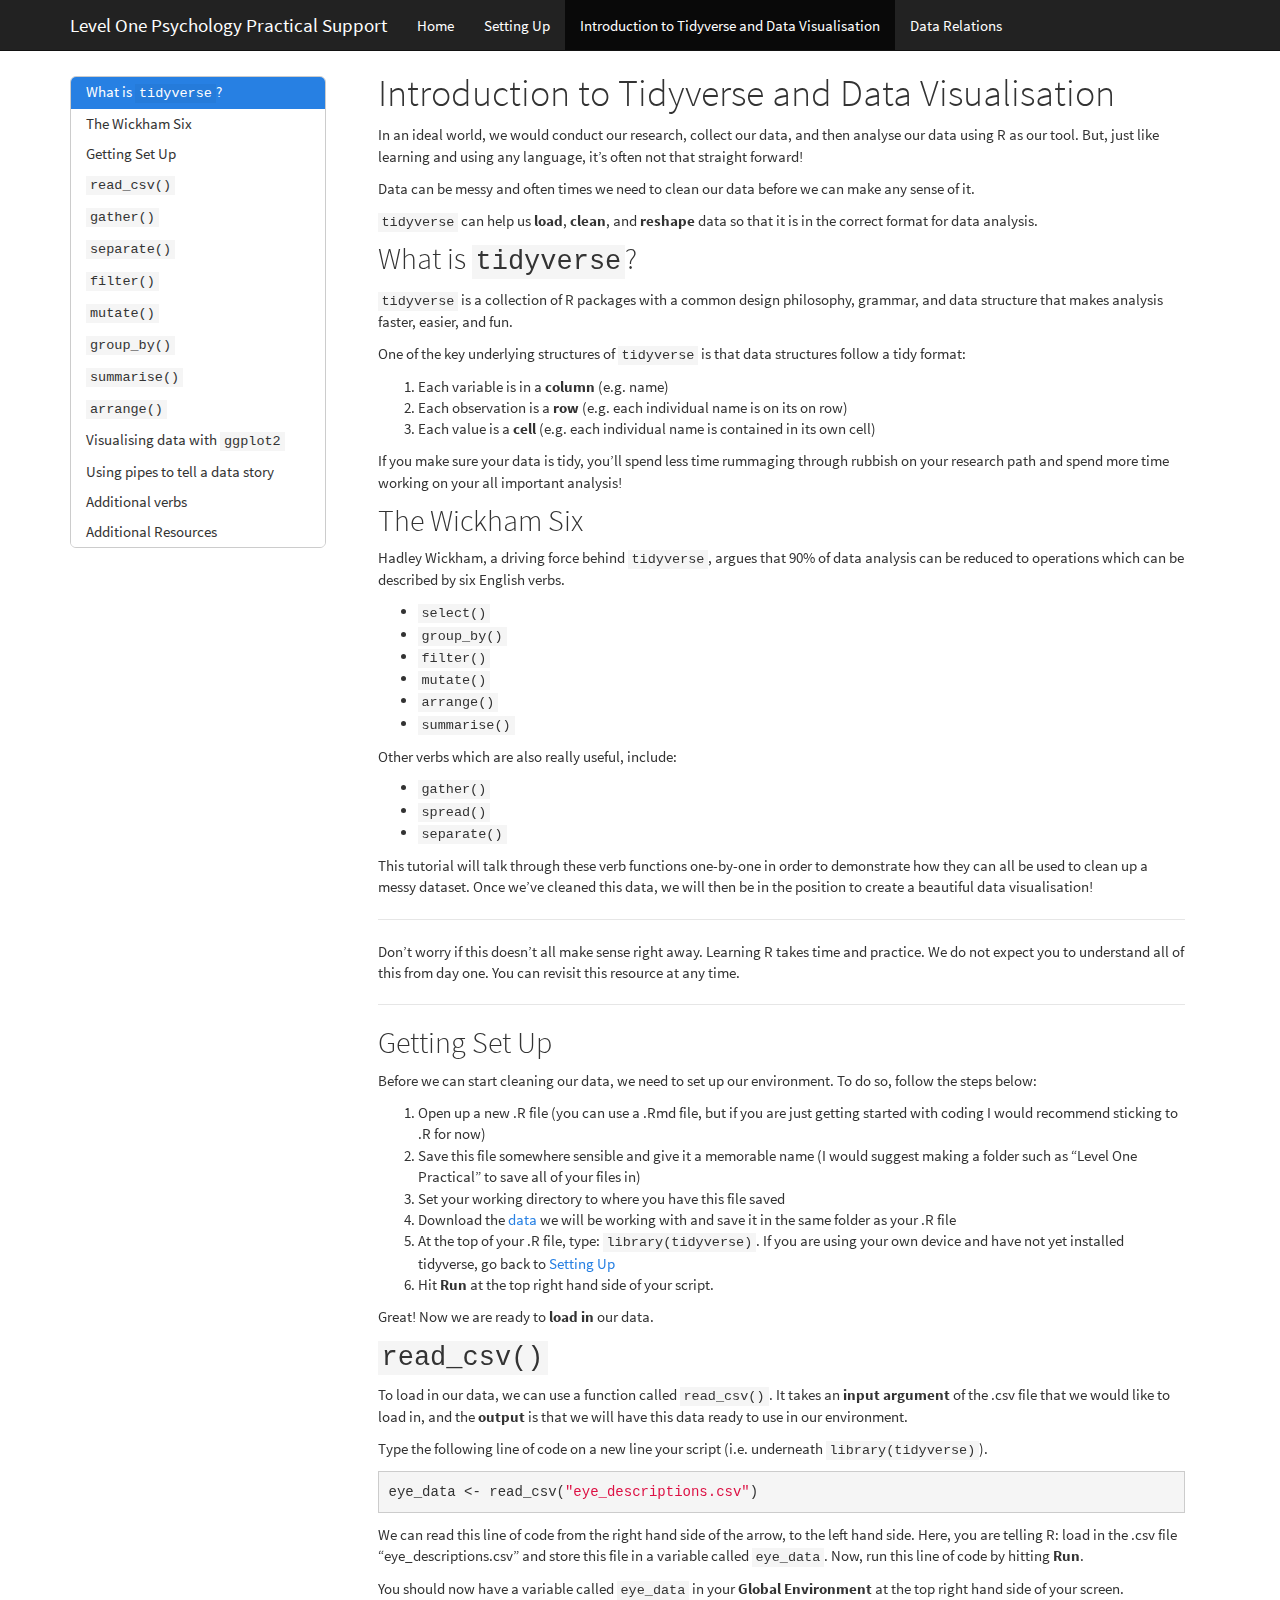
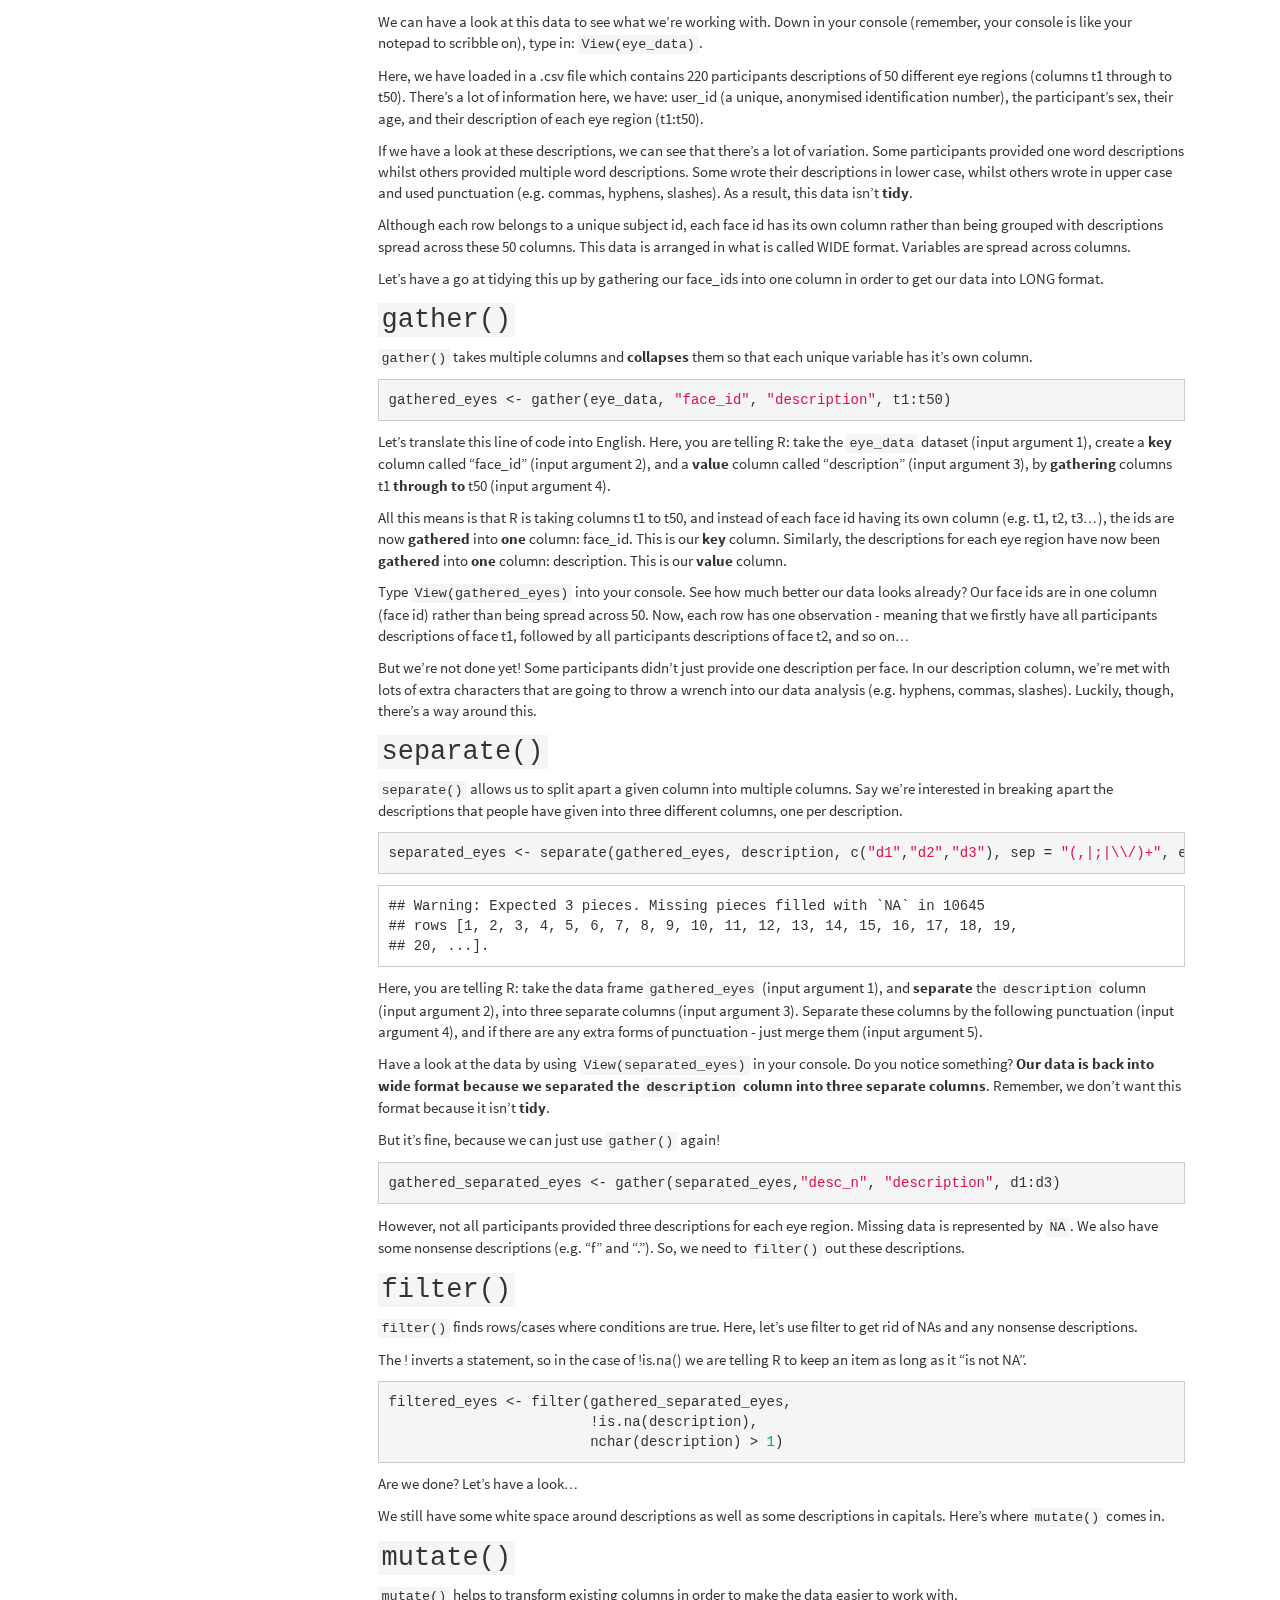
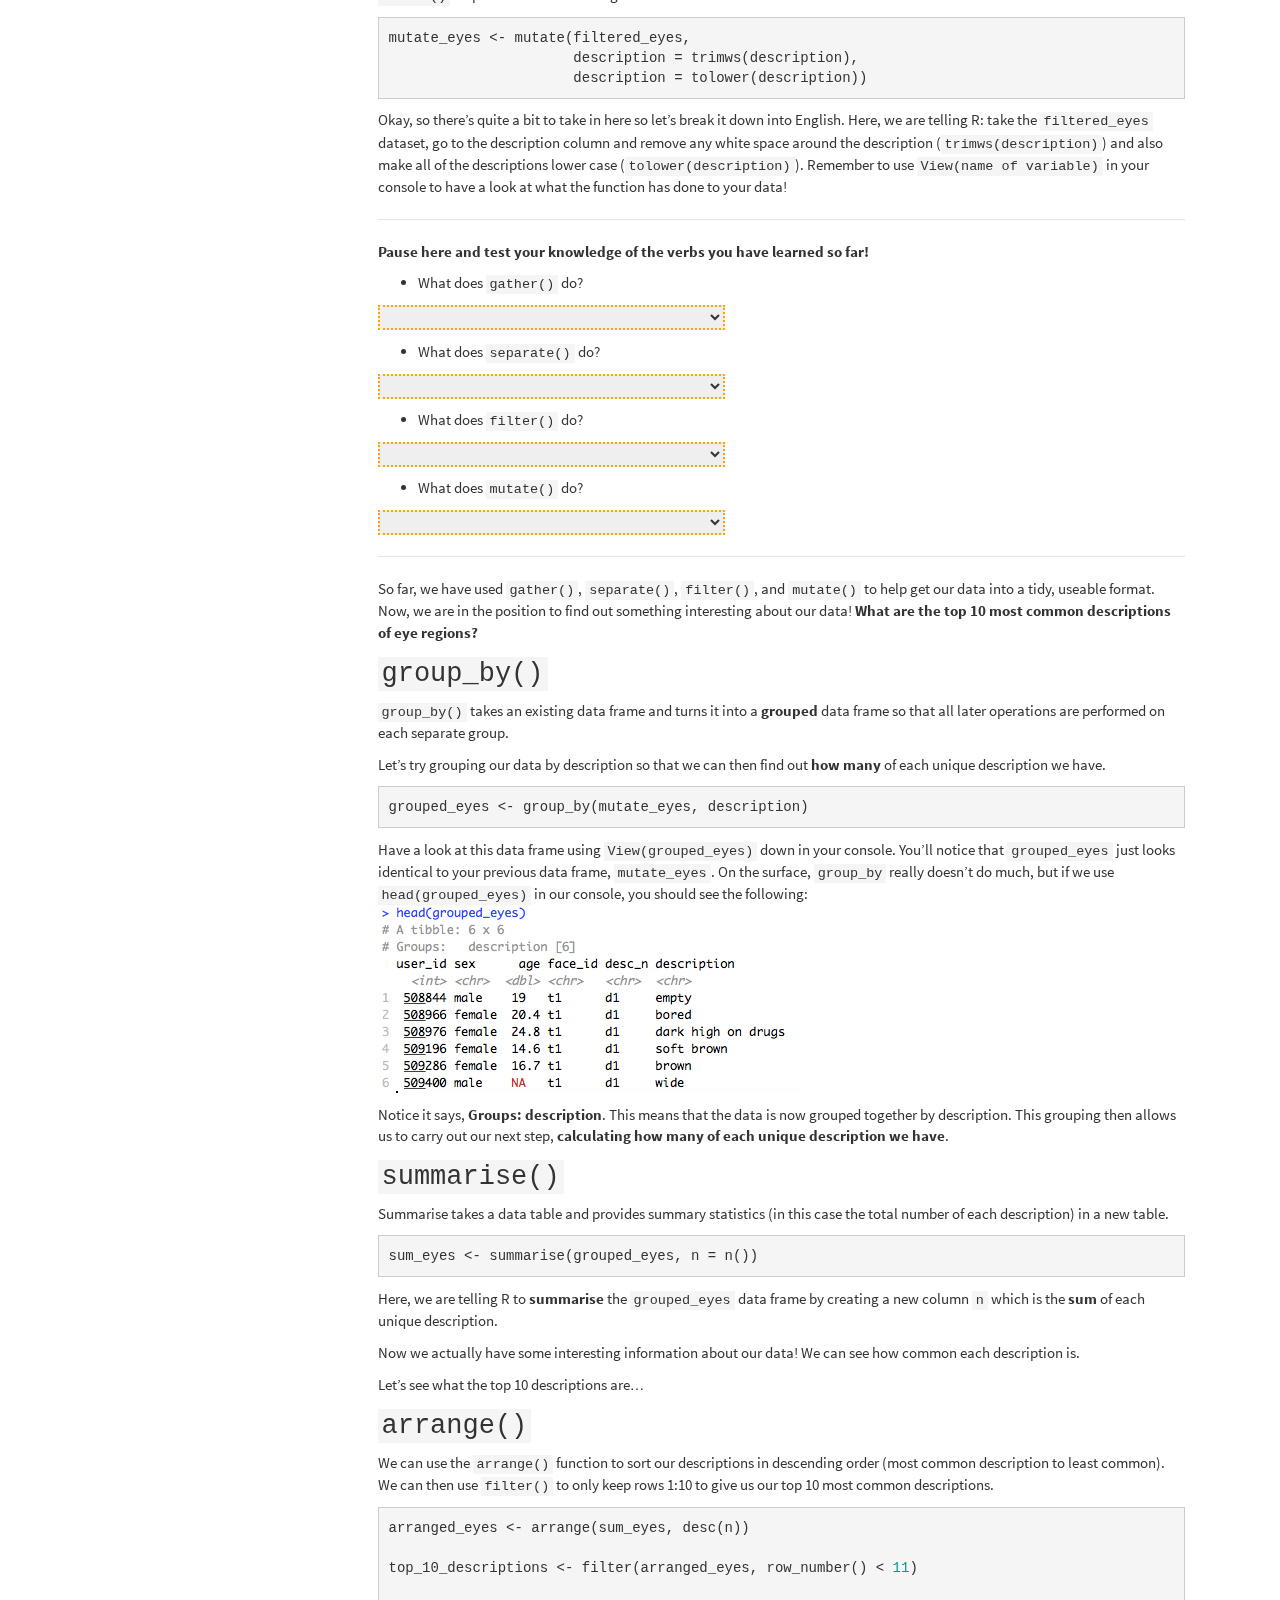
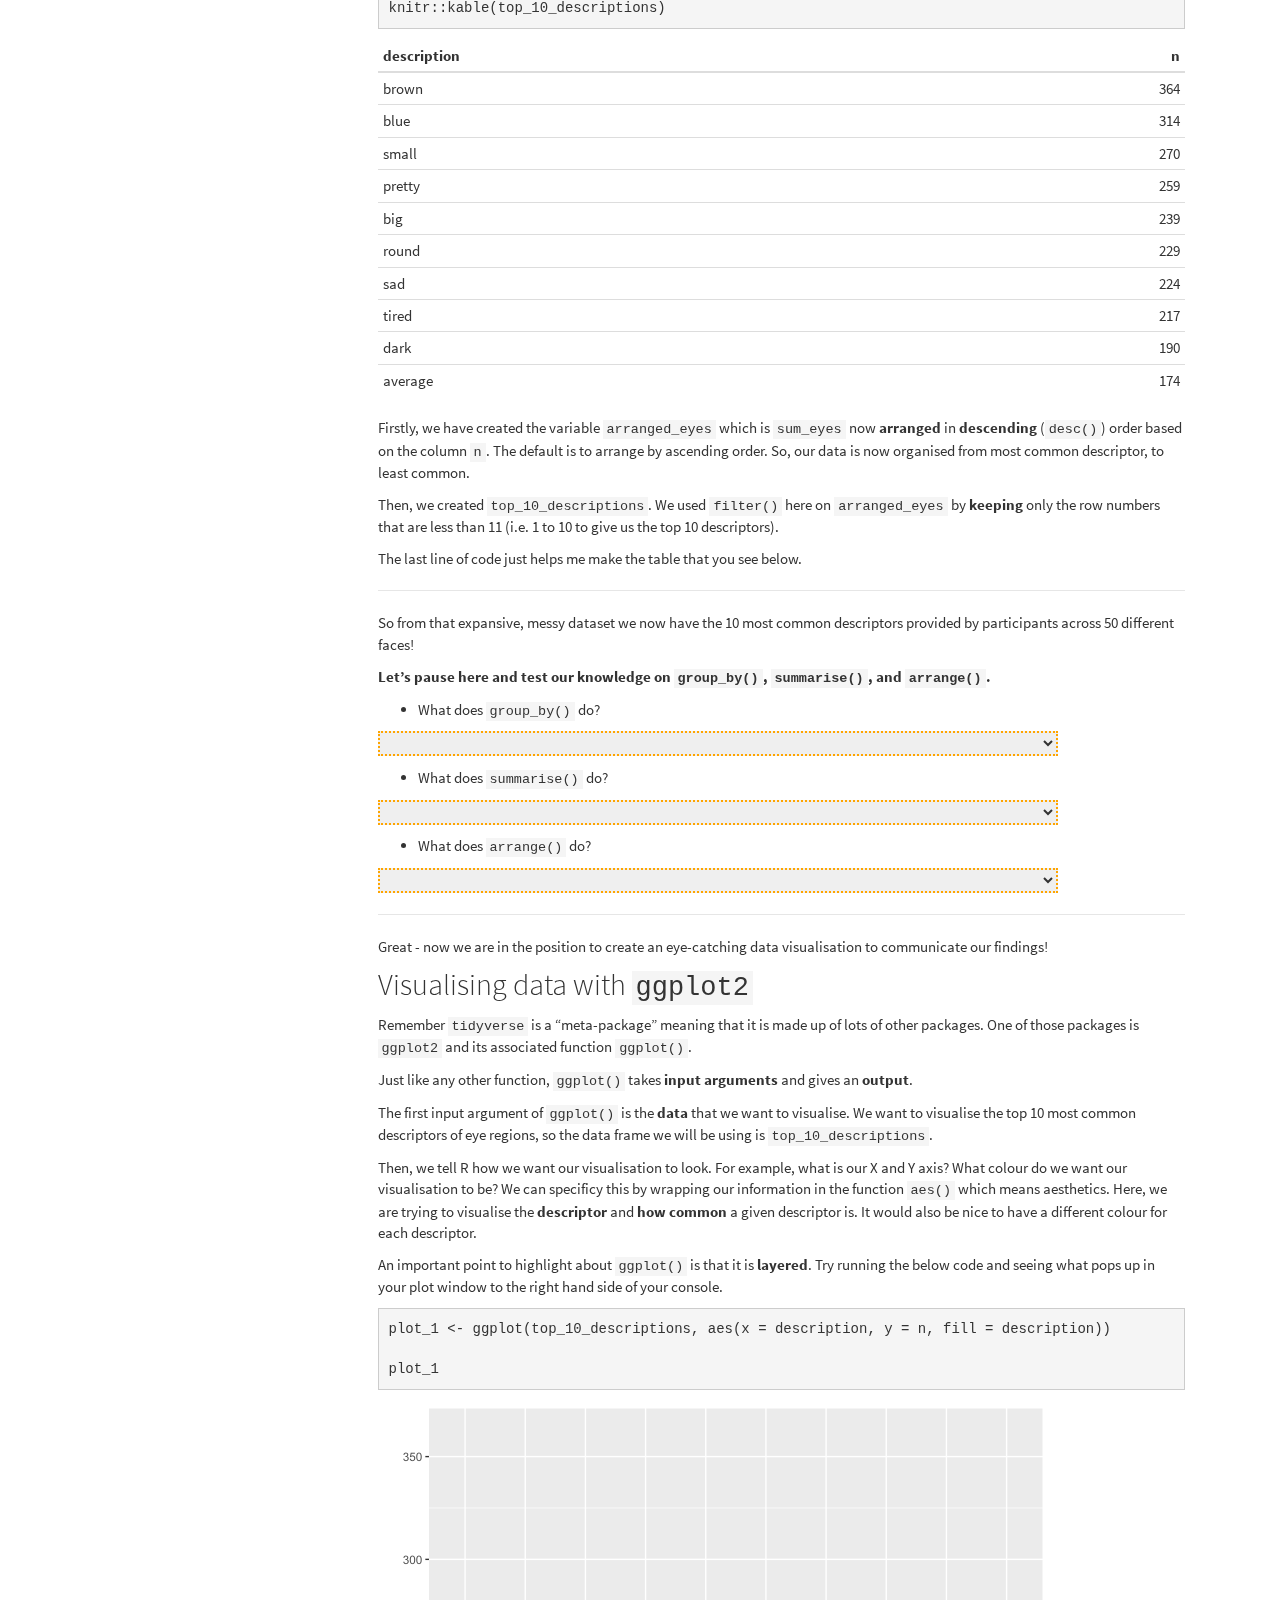
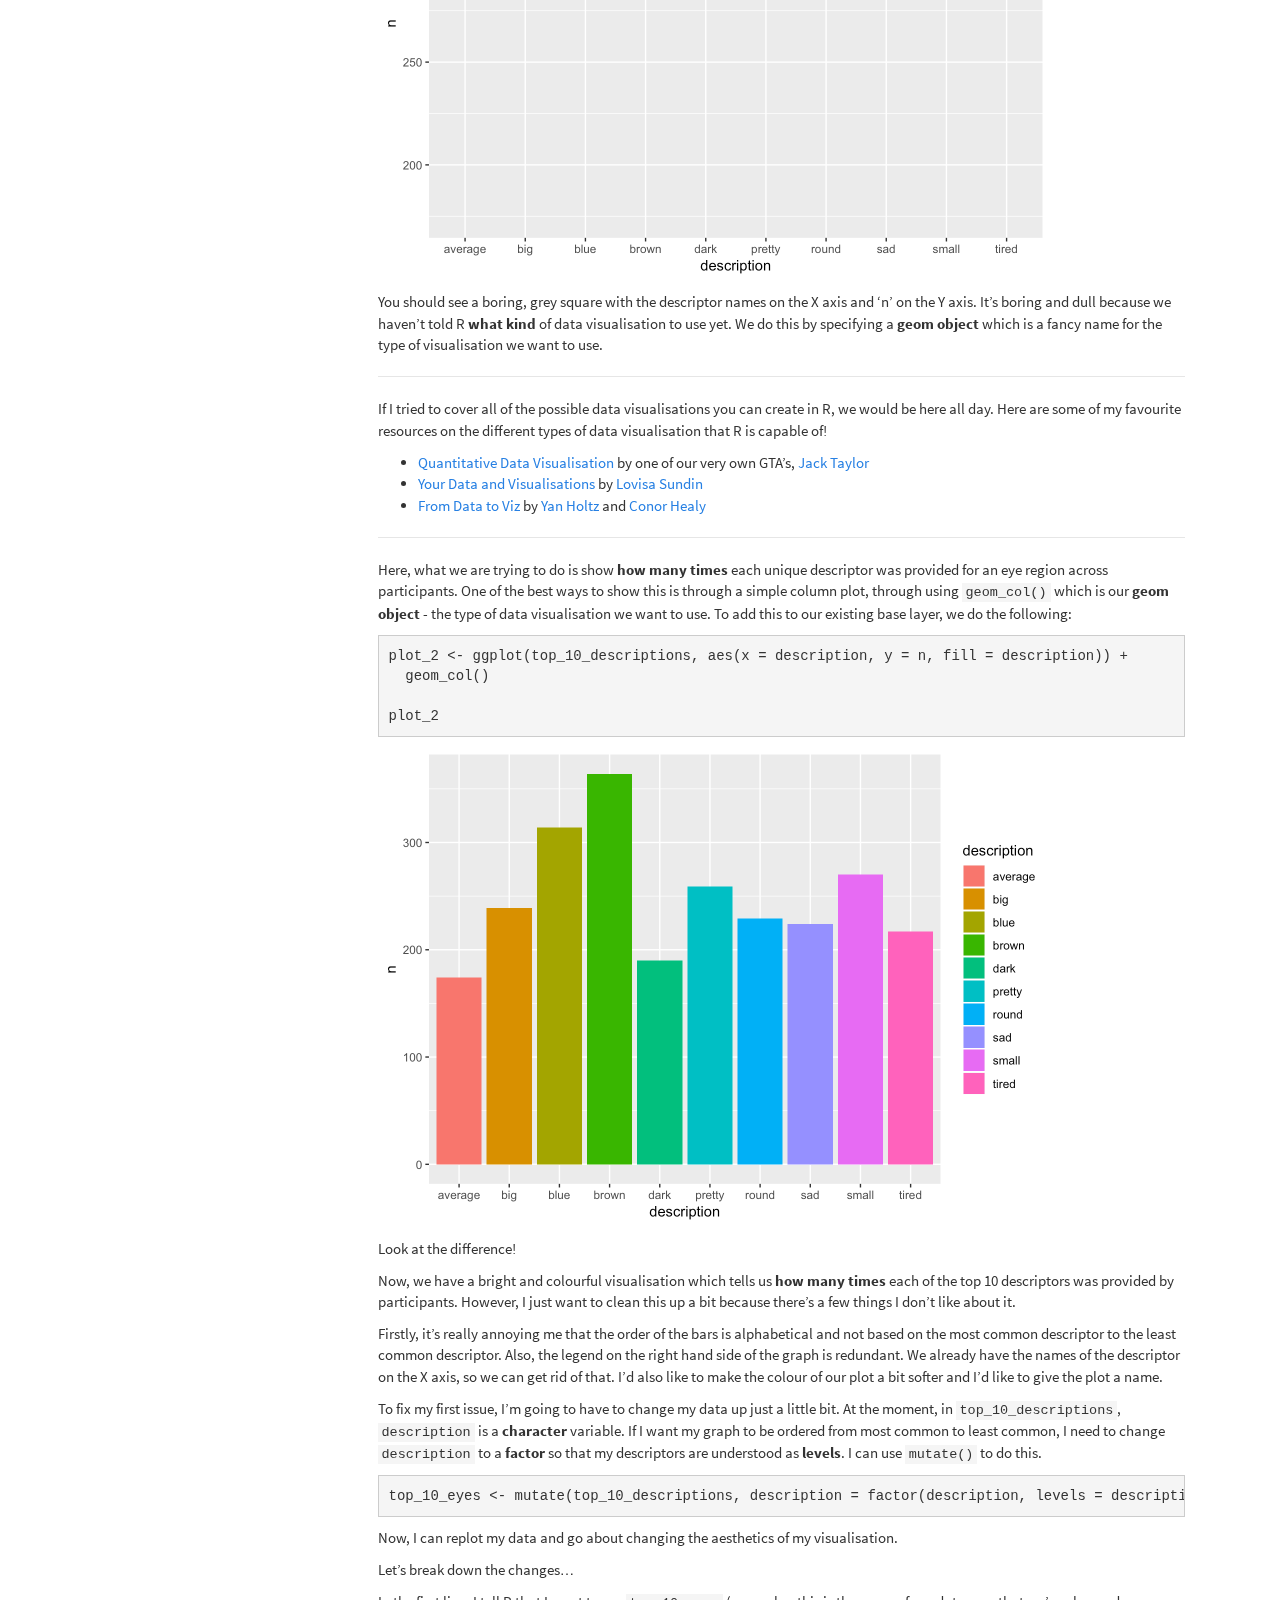
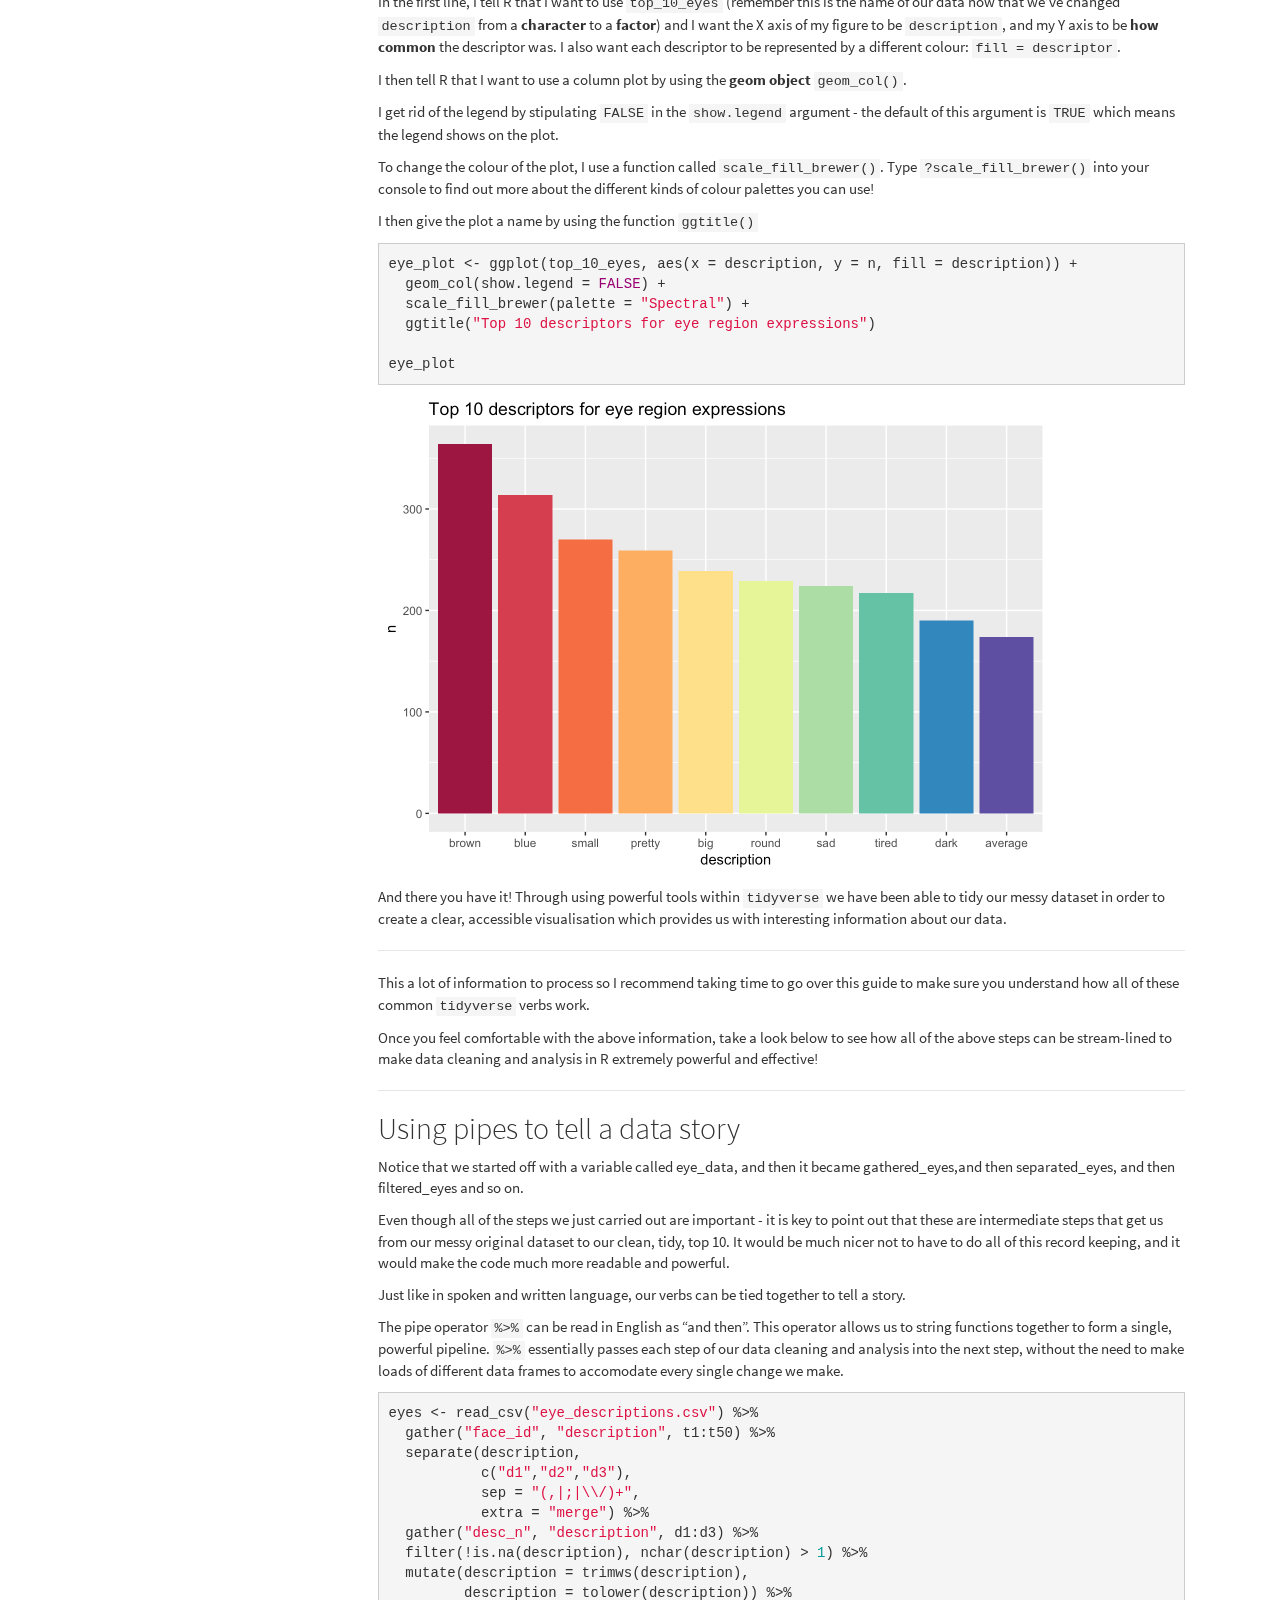
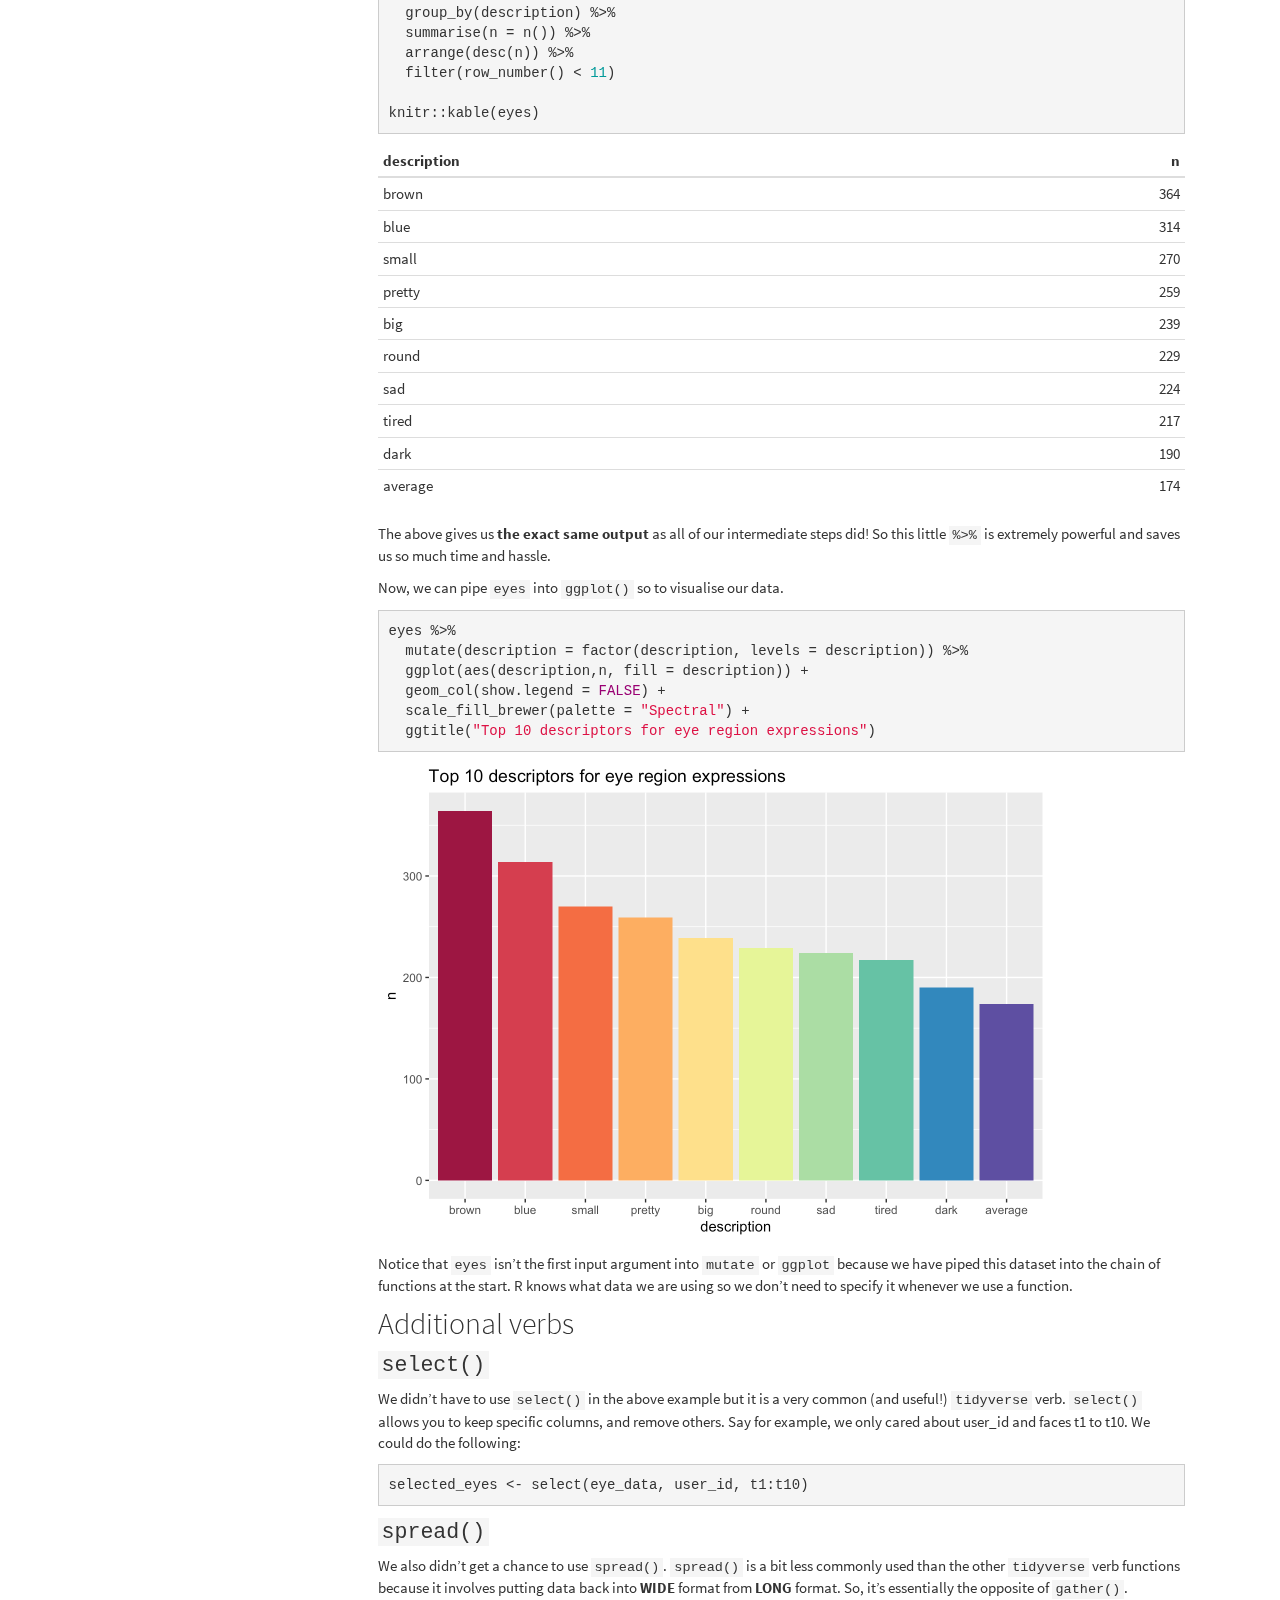
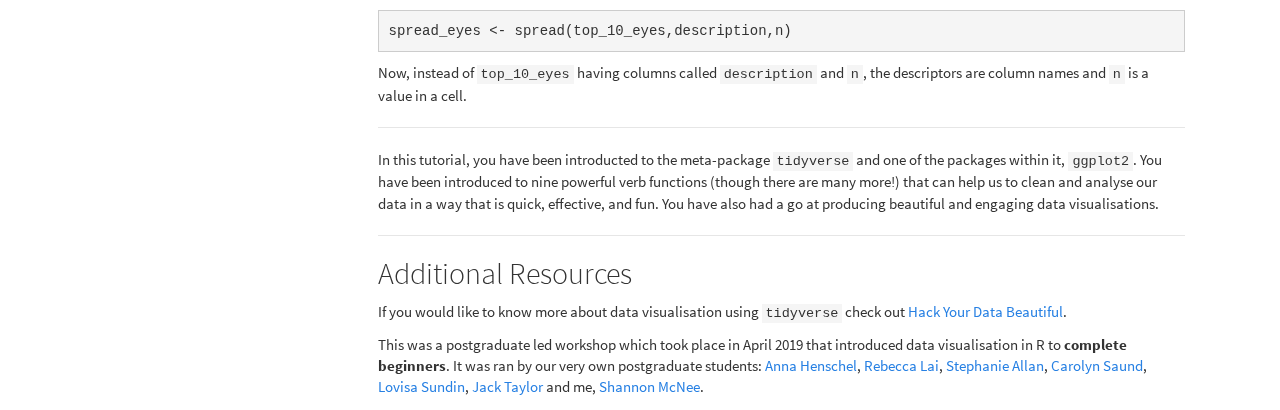
<file: docs/Intro_Tidyverse.html>
<!DOCTYPE html>

<html xmlns="http://www.w3.org/1999/xhtml">

<head>

<meta charset="utf-8" />
<meta http-equiv="Content-Type" content="text/html; charset=utf-8" />
<meta name="generator" content="pandoc" />




<title>Introduction to Tidyverse and Data Visualisation</title>

<script src="site_libs/jquery-1.11.3/jquery.min.js"></script>
<meta name="viewport" content="width=device-width, initial-scale=1" />
<link href="site_libs/bootstrap-3.3.5/css/cosmo.min.css" rel="stylesheet" />
<script src="site_libs/bootstrap-3.3.5/js/bootstrap.min.js"></script>
<script src="site_libs/bootstrap-3.3.5/shim/html5shiv.min.js"></script>
<script src="site_libs/bootstrap-3.3.5/shim/respond.min.js"></script>
<script src="site_libs/jqueryui-1.11.4/jquery-ui.min.js"></script>
<link href="site_libs/tocify-1.9.1/jquery.tocify.css" rel="stylesheet" />
<script src="site_libs/tocify-1.9.1/jquery.tocify.js"></script>
<script src="site_libs/navigation-1.1/tabsets.js"></script>
<link href="site_libs/highlightjs-9.12.0/default.css" rel="stylesheet" />
<script src="site_libs/highlightjs-9.12.0/highlight.js"></script>

<style type="text/css">code{white-space: pre;}</style>
<style type="text/css">
  pre:not([class]) {
    background-color: white;
  }
</style>
<script type="text/javascript">
if (window.hljs) {
  hljs.configure({languages: []});
  hljs.initHighlightingOnLoad();
  if (document.readyState && document.readyState === "complete") {
    window.setTimeout(function() { hljs.initHighlighting(); }, 0);
  }
}
</script>



<style type="text/css">
h1 {
  font-size: 34px;
}
h1.title {
  font-size: 38px;
}
h2 {
  font-size: 30px;
}
h3 {
  font-size: 24px;
}
h4 {
  font-size: 18px;
}
h5 {
  font-size: 16px;
}
h6 {
  font-size: 12px;
}
.table th:not([align]) {
  text-align: left;
}
</style>

<link rel="stylesheet" href="webex.css" type="text/css" />



<style type = "text/css">
.main-container {
  max-width: 940px;
  margin-left: auto;
  margin-right: auto;
}
code {
  color: inherit;
  background-color: rgba(0, 0, 0, 0.04);
}
img {
  max-width:100%;
  height: auto;
}
.tabbed-pane {
  padding-top: 12px;
}
.html-widget {
  margin-bottom: 20px;
}
button.code-folding-btn:focus {
  outline: none;
}
summary {
  display: list-item;
}
</style>


<style type="text/css">
/* padding for bootstrap navbar */
body {
  padding-top: 51px;
  padding-bottom: 40px;
}
/* offset scroll position for anchor links (for fixed navbar)  */
.section h1 {
  padding-top: 56px;
  margin-top: -56px;
}
.section h2 {
  padding-top: 56px;
  margin-top: -56px;
}
.section h3 {
  padding-top: 56px;
  margin-top: -56px;
}
.section h4 {
  padding-top: 56px;
  margin-top: -56px;
}
.section h5 {
  padding-top: 56px;
  margin-top: -56px;
}
.section h6 {
  padding-top: 56px;
  margin-top: -56px;
}
.dropdown-submenu {
  position: relative;
}
.dropdown-submenu>.dropdown-menu {
  top: 0;
  left: 100%;
  margin-top: -6px;
  margin-left: -1px;
  border-radius: 0 6px 6px 6px;
}
.dropdown-submenu:hover>.dropdown-menu {
  display: block;
}
.dropdown-submenu>a:after {
  display: block;
  content: " ";
  float: right;
  width: 0;
  height: 0;
  border-color: transparent;
  border-style: solid;
  border-width: 5px 0 5px 5px;
  border-left-color: #cccccc;
  margin-top: 5px;
  margin-right: -10px;
}
.dropdown-submenu:hover>a:after {
  border-left-color: #ffffff;
}
.dropdown-submenu.pull-left {
  float: none;
}
.dropdown-submenu.pull-left>.dropdown-menu {
  left: -100%;
  margin-left: 10px;
  border-radius: 6px 0 6px 6px;
}
</style>

<script>
// manage active state of menu based on current page
$(document).ready(function () {
  // active menu anchor
  href = window.location.pathname
  href = href.substr(href.lastIndexOf('/') + 1)
  if (href === "")
    href = "index.html";
  var menuAnchor = $('a[href="' + href + '"]');

  // mark it active
  menuAnchor.parent().addClass('active');

  // if it's got a parent navbar menu mark it active as well
  menuAnchor.closest('li.dropdown').addClass('active');
});
</script>

<!-- tabsets -->

<style type="text/css">
.tabset-dropdown > .nav-tabs {
  display: inline-table;
  max-height: 500px;
  min-height: 44px;
  overflow-y: auto;
  background: white;
  border: 1px solid #ddd;
  border-radius: 4px;
}

.tabset-dropdown > .nav-tabs > li.active:before {
  content: "";
  font-family: 'Glyphicons Halflings';
  display: inline-block;
  padding: 10px;
  border-right: 1px solid #ddd;
}

.tabset-dropdown > .nav-tabs.nav-tabs-open > li.active:before {
  content: "&#xe258;";
  border: none;
}

.tabset-dropdown > .nav-tabs.nav-tabs-open:before {
  content: "";
  font-family: 'Glyphicons Halflings';
  display: inline-block;
  padding: 10px;
  border-right: 1px solid #ddd;
}

.tabset-dropdown > .nav-tabs > li.active {
  display: block;
}

.tabset-dropdown > .nav-tabs > li > a,
.tabset-dropdown > .nav-tabs > li > a:focus,
.tabset-dropdown > .nav-tabs > li > a:hover {
  border: none;
  display: inline-block;
  border-radius: 4px;
}

.tabset-dropdown > .nav-tabs.nav-tabs-open > li {
  display: block;
  float: none;
}

.tabset-dropdown > .nav-tabs > li {
  display: none;
}
</style>

<script>
$(document).ready(function () {
  window.buildTabsets("TOC");
});

$(document).ready(function () {
  $('.tabset-dropdown > .nav-tabs > li').click(function () {
    $(this).parent().toggleClass('nav-tabs-open')
  });
});
</script>

<!-- code folding -->



<script>
$(document).ready(function ()  {

    // move toc-ignore selectors from section div to header
    $('div.section.toc-ignore')
        .removeClass('toc-ignore')
        .children('h1,h2,h3,h4,h5').addClass('toc-ignore');

    // establish options
    var options = {
      selectors: "h1,h2,h3",
      theme: "bootstrap3",
      context: '.toc-content',
      hashGenerator: function (text) {
        return text.replace(/[.\\/?&!#<>]/g, '').replace(/\s/g, '_').toLowerCase();
      },
      ignoreSelector: ".toc-ignore",
      scrollTo: 0
    };
    options.showAndHide = true;
    options.smoothScroll = true;

    // tocify
    var toc = $("#TOC").tocify(options).data("toc-tocify");
});
</script>

<style type="text/css">

#TOC {
  margin: 25px 0px 20px 0px;
}
@media (max-width: 768px) {
#TOC {
  position: relative;
  width: 100%;
}
}


.toc-content {
  padding-left: 30px;
  padding-right: 40px;
}

div.main-container {
  max-width: 1200px;
}

div.tocify {
  width: 20%;
  max-width: 260px;
  max-height: 85%;
}

@media (min-width: 768px) and (max-width: 991px) {
  div.tocify {
    width: 25%;
  }
}

@media (max-width: 767px) {
  div.tocify {
    width: 100%;
    max-width: none;
  }
}

.tocify ul, .tocify li {
  line-height: 20px;
}

.tocify-subheader .tocify-item {
  font-size: 0.90em;
}

.tocify .list-group-item {
  border-radius: 0px;
}


</style>



</head>

<body>


<div class="container-fluid main-container">


<!-- setup 3col/9col grid for toc_float and main content  -->
<div class="row-fluid">
<div class="col-xs-12 col-sm-4 col-md-3">
<div id="TOC" class="tocify">
</div>
</div>

<div class="toc-content col-xs-12 col-sm-8 col-md-9">




<div class="navbar navbar-default  navbar-fixed-top" role="navigation">
  <div class="container">
    <div class="navbar-header">
      <button type="button" class="navbar-toggle collapsed" data-toggle="collapse" data-target="#navbar">
        <span class="icon-bar"></span>
        <span class="icon-bar"></span>
        <span class="icon-bar"></span>
      </button>
      <a class="navbar-brand" href="index.html">Level One Psychology Practical Support</a>
    </div>
    <div id="navbar" class="navbar-collapse collapse">
      <ul class="nav navbar-nav">
        <li>
  <a href="index.html">Home</a>
</li>
<li>
  <a href="Setting_up.html">Setting Up</a>
</li>
<li>
  <a href="Intro_Tidyverse.html">Introduction to Tidyverse and Data Visualisation</a>
</li>
<li>
  <a href="Data_Relations.html">Data Relations</a>
</li>
      </ul>
      <ul class="nav navbar-nav navbar-right">
        
      </ul>
    </div><!--/.nav-collapse -->
  </div><!--/.container -->
</div><!--/.navbar -->

<div class="fluid-row" id="header">



<h1 class="title toc-ignore">Introduction to Tidyverse and Data Visualisation</h1>

</div>


<p>In an ideal world, we would conduct our research, collect our data, and then analyse our data using R as our tool. But, just like learning and using any language, it’s often not that straight forward!</p>
<p>Data can be messy and often times we need to clean our data before we can make any sense of it.</p>
<p><code>tidyverse</code> can help us <strong>load</strong>, <strong>clean</strong>, and <strong>reshape</strong> data so that it is in the correct format for data analysis.</p>
<div id="what-is-tidyverse" class="section level2">
<h2>What is <code>tidyverse</code>?</h2>
<p><code>tidyverse</code> is a collection of R packages with a common design philosophy, grammar, and data structure that makes analysis faster, easier, and fun.</p>
<p>One of the key underlying structures of <code>tidyverse</code> is that data structures follow a tidy format:</p>
<ol style="list-style-type: decimal">
<li>Each variable is in a <strong>column</strong> (e.g. name)</li>
<li>Each observation is a <strong>row</strong> (e.g. each individual name is on its on row)</li>
<li>Each value is a <strong>cell</strong> (e.g. each individual name is contained in its own cell)</li>
</ol>
<p>If you make sure your data is tidy, you’ll spend less time rummaging through rubbish on your research path and spend more time working on your all important analysis!</p>
</div>
<div id="the-wickham-six" class="section level2">
<h2>The Wickham Six</h2>
<p>Hadley Wickham, a driving force behind <code>tidyverse</code>, argues that 90% of data analysis can be reduced to operations which can be described by six English verbs.</p>
<ul>
<li><code>select()</code></li>
<li><code>group_by()</code></li>
<li><code>filter()</code></li>
<li><code>mutate()</code></li>
<li><code>arrange()</code></li>
<li><code>summarise()</code></li>
</ul>
<p>Other verbs which are also really useful, include:</p>
<ul>
<li><code>gather()</code></li>
<li><code>spread()</code></li>
<li><code>separate()</code></li>
</ul>
<p>This tutorial will talk through these verb functions one-by-one in order to demonstrate how they can all be used to clean up a messy dataset. Once we’ve cleaned this data, we will then be in the position to create a beautiful data visualisation!</p>
<hr />
<p>Don’t worry if this doesn’t all make sense right away. Learning R takes time and practice. We do not expect you to understand all of this from day one. You can revisit this resource at any time.</p>
<hr />
</div>
<div id="getting-set-up" class="section level2">
<h2>Getting Set Up</h2>
<p>Before we can start cleaning our data, we need to set up our environment. To do so, follow the steps below:</p>
<ol style="list-style-type: decimal">
<li>Open up a new .R file (you can use a .Rmd file, but if you are just getting started with coding I would recommend sticking to .R for now)</li>
<li>Save this file somewhere sensible and give it a memorable name (I would suggest making a folder such as “Level One Practical” to save all of your files in)</li>
<li>Set your working directory to where you have this file saved</li>
<li>Download the <a href="eye_descriptions.csv">data</a> we will be working with and save it in the same folder as your .R file</li>
<li>At the top of your .R file, type: <code>library(tidyverse)</code>. If you are using your own device and have not yet installed tidyverse, go back to <a href="Setting_up.html">Setting Up</a></li>
<li>Hit <strong>Run</strong> at the top right hand side of your script.</li>
</ol>
<p>Great! Now we are ready to <strong>load in</strong> our data.</p>
</div>
<div id="read_csv" class="section level2">
<h2><code>read_csv()</code></h2>
<p>To load in our data, we can use a function called <code>read_csv()</code>. It takes an <strong>input argument</strong> of the .csv file that we would like to load in, and the <strong>output</strong> is that we will have this data ready to use in our environment.</p>
<p>Type the following line of code on a new line your script (i.e. underneath <code>library(tidyverse)</code>).</p>
<pre class="r"><code>eye_data &lt;- read_csv(&quot;eye_descriptions.csv&quot;) </code></pre>
<p>We can read this line of code from the right hand side of the arrow, to the left hand side. Here, you are telling R: load in the .csv file “eye_descriptions.csv” and store this file in a variable called <code>eye_data</code>. Now, run this line of code by hitting <strong>Run</strong>.</p>
<p>You should now have a variable called <code>eye_data</code> in your <strong>Global Environment</strong> at the top right hand side of your screen.</p>
<p>We can have a look at this data to see what we’re working with. Down in your console (remember, your console is like your notepad to scribble on), type in: <code>View(eye_data)</code>.</p>
<p>Here, we have loaded in a .csv file which contains 220 participants descriptions of 50 different eye regions (columns t1 through to t50). There’s a lot of information here, we have: user_id (a unique, anonymised identification number), the participant’s sex, their age, and their description of each eye region (t1:t50).</p>
<p>If we have a look at these descriptions, we can see that there’s a lot of variation. Some participants provided one word descriptions whilst others provided multiple word descriptions. Some wrote their descriptions in lower case, whilst others wrote in upper case and used punctuation (e.g. commas, hyphens, slashes). As a result, this data isn’t <strong>tidy</strong>.</p>
<p>Although each row belongs to a unique subject id, each face id has its own column rather than being grouped with descriptions spread across these 50 columns. This data is arranged in what is called WIDE format. Variables are spread across columns.</p>
<p>Let’s have a go at tidying this up by gathering our face_ids into one column in order to get our data into LONG format.</p>
</div>
<div id="gather" class="section level2">
<h2><code>gather()</code></h2>
<p><code>gather()</code> takes multiple columns and <strong>collapses</strong> them so that each unique variable has it’s own column.</p>
<pre class="r"><code>gathered_eyes &lt;- gather(eye_data, &quot;face_id&quot;, &quot;description&quot;, t1:t50)</code></pre>
<p>Let’s translate this line of code into English. Here, you are telling R: take the <code>eye_data</code> dataset (input argument 1), create a <strong>key</strong> column called “face_id” (input argument 2), and a <strong>value</strong> column called “description” (input argument 3), by <strong>gathering</strong> columns t1 <strong>through to</strong> t50 (input argument 4).</p>
<p>All this means is that R is taking columns t1 to t50, and instead of each face id having its own column (e.g. t1, t2, t3…), the ids are now <strong>gathered</strong> into <strong>one</strong> column: face_id. This is our <strong>key</strong> column. Similarly, the descriptions for each eye region have now been <strong>gathered</strong> into <strong>one</strong> column: description. This is our <strong>value</strong> column.</p>
<p>Type <code>View(gathered_eyes)</code> into your console. See how much better our data looks already? Our face ids are in one column (face id) rather than being spread across 50. Now, each row has one observation - meaning that we firstly have all participants descriptions of face t1, followed by all participants descriptions of face t2, and so on…</p>
<p>But we’re not done yet! Some participants didn’t just provide one description per face. In our description column, we’re met with lots of extra characters that are going to throw a wrench into our data analysis (e.g. hyphens, commas, slashes). Luckily, though, there’s a way around this.</p>
</div>
<div id="separate" class="section level2">
<h2><code>separate()</code></h2>
<p><code>separate()</code> allows us to split apart a given column into multiple columns. Say we’re interested in breaking apart the descriptions that people have given into three different columns, one per description.</p>
<pre class="r"><code>separated_eyes &lt;- separate(gathered_eyes, description, c(&quot;d1&quot;,&quot;d2&quot;,&quot;d3&quot;), sep = &quot;(,|;|\\/)+&quot;, extra = &quot;merge&quot;)</code></pre>
<pre><code>## Warning: Expected 3 pieces. Missing pieces filled with `NA` in 10645
## rows [1, 2, 3, 4, 5, 6, 7, 8, 9, 10, 11, 12, 13, 14, 15, 16, 17, 18, 19,
## 20, ...].</code></pre>
<p>Here, you are telling R: take the data frame <code>gathered_eyes</code> (input argument 1), and <strong>separate</strong> the <code>description</code> column (input argument 2), into three separate columns (input argument 3). Separate these columns by the following punctuation (input argument 4), and if there are any extra forms of punctuation - just merge them (input argument 5).</p>
<p>Have a look at the data by using <code>View(separated_eyes)</code> in your console. Do you notice something? <strong>Our data is back into wide format because we separated the <code>description</code> column into three separate columns</strong>. Remember, we don’t want this format because it isn’t <strong>tidy</strong>.</p>
<p>But it’s fine, because we can just use <code>gather()</code> again!</p>
<pre class="r"><code>gathered_separated_eyes &lt;- gather(separated_eyes,&quot;desc_n&quot;, &quot;description&quot;, d1:d3)</code></pre>
<p>However, not all participants provided three descriptions for each eye region. Missing data is represented by <code>NA</code>. We also have some nonsense descriptions (e.g. “f” and “.”). So, we need to <code>filter()</code> out these descriptions.</p>
</div>
<div id="filter" class="section level2">
<h2><code>filter()</code></h2>
<p><code>filter()</code> finds rows/cases where conditions are true. Here, let’s use filter to get rid of NAs and any nonsense descriptions.</p>
<p>The ! inverts a statement, so in the case of !is.na() we are telling R to keep an item as long as it “is not NA”.</p>
<pre class="r"><code>filtered_eyes &lt;- filter(gathered_separated_eyes,
                        !is.na(description),
                        nchar(description) &gt; 1)</code></pre>
<p>Are we done? Let’s have a look…</p>
<p>We still have some white space around descriptions as well as some descriptions in capitals. Here’s where <code>mutate()</code> comes in.</p>
</div>
<div id="mutate" class="section level2">
<h2><code>mutate()</code></h2>
<p><code>mutate()</code> helps to transform existing columns in order to make the data easier to work with.</p>
<pre class="r"><code>mutate_eyes &lt;- mutate(filtered_eyes,
                      description = trimws(description), 
                      description = tolower(description))</code></pre>
<p>Okay, so there’s quite a bit to take in here so let’s break it down into English. Here, we are telling R: take the <code>filtered_eyes</code> dataset, go to the description column and remove any white space around the description (<code>trimws(description)</code>) and also make all of the descriptions lower case (<code>tolower(description)</code>). Remember to use <code>View(name of variable)</code> in your console to have a look at what the function has done to your data!</p>
<hr />
<p><strong>Pause here and test your knowledge of the verbs you have learned so far!</strong></p>
<ul>
<li>What does <code>gather()</code> do?</li>
</ul>
<p><select class='solveme' data-answer='["takes multiple columns and collapses them together"]'> <option></option> <option>splits a column into multiple columns</option> <option>removes information that we’re not interested in</option> <option>transforms existing columns</option> <option>takes multiple columns and collapses them together</option></select></p>
<ul>
<li>What does <code>separate()</code> do?</li>
</ul>
<p><select class='solveme' data-answer='["splits a column into multiple columns"]'> <option></option> <option>splits a column into multiple columns</option> <option>removes information that we’re not interested in</option> <option>transforms existing columns</option> <option>takes multiple columns and collapses them together</option></select></p>
<ul>
<li>What does <code>filter()</code> do?</li>
</ul>
<p><select class='solveme' data-answer='["removes information that we are not interested in"]'> <option></option> <option>splits a column into multiple columns</option> <option>transforms existing columns</option> <option>takes multiple columns and collapses them together</option> <option>removes information that we are not interested in</option></select></p>
<ul>
<li>What does <code>mutate()</code> do?</li>
</ul>
<p><select class='solveme' data-answer='["transforms existing columns"]'> <option></option> <option>splits a column into multiple columns</option> <option>removes information that we’re not interested in</option> <option>transforms existing columns</option> <option>takes multiple columns and collapses them together</option></select></p>
<hr />
<p>So far, we have used <code>gather()</code>, <code>separate()</code>, <code>filter()</code>, and <code>mutate()</code> to help get our data into a tidy, useable format. Now, we are in the position to find out something interesting about our data! <strong>What are the top 10 most common descriptions of eye regions?</strong></p>
</div>
<div id="group_by" class="section level2">
<h2><code>group_by()</code></h2>
<p><code>group_by()</code> takes an existing data frame and turns it into a <strong>grouped</strong> data frame so that all later operations are performed on each separate group.</p>
<p>Let’s try grouping our data by description so that we can then find out <strong>how many</strong> of each unique description we have.</p>
<pre class="r"><code>grouped_eyes &lt;- group_by(mutate_eyes, description)</code></pre>
<p>Have a look at this data frame using <code>View(grouped_eyes)</code> down in your console. You’ll notice that <code>grouped_eyes</code> just looks identical to your previous data frame, <code>mutate_eyes</code>. On the surface, <code>group_by</code> really doesn’t do much, but if we use <code>head(grouped_eyes)</code> in our console, you should see the following: <img src="group_by.png" /></p>
<p>Notice it says, <strong>Groups: description</strong>. This means that the data is now grouped together by description. This grouping then allows us to carry out our next step, <strong>calculating how many of each unique description we have</strong>.</p>
</div>
<div id="summarise" class="section level2">
<h2><code>summarise()</code></h2>
<p>Summarise takes a data table and provides summary statistics (in this case the total number of each description) in a new table.</p>
<pre class="r"><code>sum_eyes &lt;- summarise(grouped_eyes, n = n())</code></pre>
<p>Here, we are telling R to <strong>summarise</strong> the <code>grouped_eyes</code> data frame by creating a new column <code>n</code> which is the <strong>sum</strong> of each unique description.</p>
<p>Now we actually have some interesting information about our data! We can see how common each description is.</p>
<p>Let’s see what the top 10 descriptions are…</p>
</div>
<div id="arrange" class="section level2">
<h2><code>arrange()</code></h2>
<p>We can use the <code>arrange()</code> function to sort our descriptions in descending order (most common description to least common). We can then use <code>filter()</code> to only keep rows 1:10 to give us our top 10 most common descriptions.</p>
<pre class="r"><code>arranged_eyes &lt;- arrange(sum_eyes, desc(n)) 

top_10_descriptions &lt;- filter(arranged_eyes, row_number() &lt; 11)

knitr::kable(top_10_descriptions)</code></pre>
<table>
<thead>
<tr class="header">
<th align="left">description</th>
<th align="right">n</th>
</tr>
</thead>
<tbody>
<tr class="odd">
<td align="left">brown</td>
<td align="right">364</td>
</tr>
<tr class="even">
<td align="left">blue</td>
<td align="right">314</td>
</tr>
<tr class="odd">
<td align="left">small</td>
<td align="right">270</td>
</tr>
<tr class="even">
<td align="left">pretty</td>
<td align="right">259</td>
</tr>
<tr class="odd">
<td align="left">big</td>
<td align="right">239</td>
</tr>
<tr class="even">
<td align="left">round</td>
<td align="right">229</td>
</tr>
<tr class="odd">
<td align="left">sad</td>
<td align="right">224</td>
</tr>
<tr class="even">
<td align="left">tired</td>
<td align="right">217</td>
</tr>
<tr class="odd">
<td align="left">dark</td>
<td align="right">190</td>
</tr>
<tr class="even">
<td align="left">average</td>
<td align="right">174</td>
</tr>
</tbody>
</table>
<p>Firstly, we have created the variable <code>arranged_eyes</code> which is <code>sum_eyes</code> now <strong>arranged</strong> in <strong>descending</strong> (<code>desc()</code>) order based on the column <code>n</code>. The default is to arrange by ascending order. So, our data is now organised from most common descriptor, to least common.</p>
<p>Then, we created <code>top_10_descriptions</code>. We used <code>filter()</code> here on <code>arranged_eyes</code> by <strong>keeping</strong> only the row numbers that are less than 11 (i.e. 1 to 10 to give us the top 10 descriptors).</p>
<p>The last line of code just helps me make the table that you see below.</p>
<hr />
<p>So from that expansive, messy dataset we now have the 10 most common descriptors provided by participants across 50 different faces!</p>
<p><strong>Let’s pause here and test our knowledge on <code>group_by()</code>, <code>summarise()</code>, and <code>arrange()</code>.</strong></p>
<ul>
<li>What does <code>group_by()</code> do?</li>
</ul>
<p><select class='solveme' data-answer='["groups data frames based on a specific column so that all later operations are carried out on a group basis"]'> <option></option> <option>provides summary statistics of an existing dataframe</option> <option>organises information in ascending or descending order</option> <option>transforms existing columns</option> <option>groups data frames based on a specific column so that all later operations are carried out on a group basis</option></select></p>
<ul>
<li>What does <code>summarise()</code> do?</li>
</ul>
<p><select class='solveme' data-answer='["provides summary statistics of an existing dataframe"]'> <option></option> <option>provides summary statistics of an existing dataframe</option> <option>organises information in ascending or descending order</option> <option>takes multiple columns and collapses them so that each unique variable has it’s own column</option> <option>groups data frames based on a specific column so that all later operations are carried out on a group basis</option></select></p>
<ul>
<li>What does <code>arrange()</code> do?</li>
</ul>
<p><select class='solveme' data-answer='["organises information in ascending or descending order"]'> <option></option> <option>provides summary statistics of an existing dataframe</option> <option>organises information in ascending or descending order</option> <option>removes information that we’re not interested in and keeps information that we are interested in</option> <option>groups data frames based on a specific column so that all later operations are carried out on a group basis</option></select></p>
<hr />
<p>Great - now we are in the position to create an eye-catching data visualisation to communicate our findings!</p>
</div>
<div id="visualising-data-with-ggplot2" class="section level2">
<h2>Visualising data with <code>ggplot2</code></h2>
<p>Remember <code>tidyverse</code> is a “meta-package” meaning that it is made up of lots of other packages. One of those packages is <code>ggplot2</code> and its associated function <code>ggplot()</code>.</p>
<p>Just like any other function, <code>ggplot()</code> takes <strong>input arguments</strong> and gives an <strong>output</strong>.</p>
<p>The first input argument of <code>ggplot()</code> is the <strong>data</strong> that we want to visualise. We want to visualise the top 10 most common descriptors of eye regions, so the data frame we will be using is <code>top_10_descriptions</code>.</p>
<p>Then, we tell R how we want our visualisation to look. For example, what is our X and Y axis? What colour do we want our visualisation to be? We can specificy this by wrapping our information in the function <code>aes()</code> which means aesthetics. Here, we are trying to visualise the <strong>descriptor</strong> and <strong>how common</strong> a given descriptor is. It would also be nice to have a different colour for each descriptor.</p>
<p>An important point to highlight about <code>ggplot()</code> is that it is <strong>layered</strong>. Try running the below code and seeing what pops up in your plot window to the right hand side of your console.</p>
<pre class="r"><code>plot_1 &lt;- ggplot(top_10_descriptions, aes(x = description, y = n, fill = description))

plot_1</code></pre>
<p><img src="Intro_Tidyverse_files/figure-html/unnamed-chunk-10-1.png" width="672" /></p>
<p>You should see a boring, grey square with the descriptor names on the X axis and ‘n’ on the Y axis. It’s boring and dull because we haven’t told R <strong>what kind</strong> of data visualisation to use yet. We do this by specifying a <strong>geom object</strong> which is a fancy name for the type of visualisation we want to use.</p>
<hr />
<p>If I tried to cover all of the possible data visualisations you can create in R, we would be here all day. Here are some of my favourite resources on the different types of data visualisation that R is capable of!</p>
<ul>
<li><a href="https://psyteachr.github.io/hack-your-data/quant-data-vis.html">Quantitative Data Visualisation</a> by one of our very own GTA’s, <a href="https://twitter.com/JackEdTaylor">Jack Taylor</a></li>
<li><a href="https://psyteachr.github.io/hack-your-data/index.html">Your Data and Visualisations</a> by <a href="https://twitter.com/menimagerie?lang=en">Lovisa Sundin</a></li>
<li><a href="https://www.data-to-viz.com/">From Data to Viz</a> by <a href="https://twitter.com/r_graph_gallery?lang=en">Yan Holtz</a> and <a href="http://www.conor.fr/indexEN.html">Conor Healy</a></li>
</ul>
<hr />
<p>Here, what we are trying to do is show <strong>how many times</strong> each unique descriptor was provided for an eye region across participants. One of the best ways to show this is through a simple column plot, through using <code>geom_col()</code> which is our <strong>geom object</strong> - the type of data visualisation we want to use. To add this to our existing base layer, we do the following:</p>
<pre class="r"><code>plot_2 &lt;- ggplot(top_10_descriptions, aes(x = description, y = n, fill = description)) +
  geom_col()

plot_2</code></pre>
<p><img src="Intro_Tidyverse_files/figure-html/unnamed-chunk-11-1.png" width="672" /></p>
<p>Look at the difference!</p>
<p>Now, we have a bright and colourful visualisation which tells us <strong>how many times</strong> each of the top 10 descriptors was provided by participants. However, I just want to clean this up a bit because there’s a few things I don’t like about it.</p>
<p>Firstly, it’s really annoying me that the order of the bars is alphabetical and not based on the most common descriptor to the least common descriptor. Also, the legend on the right hand side of the graph is redundant. We already have the names of the descriptor on the X axis, so we can get rid of that. I’d also like to make the colour of our plot a bit softer and I’d like to give the plot a name.</p>
<p>To fix my first issue, I’m going to have to change my data up just a little bit. At the moment, in <code>top_10_descriptions</code>, <code>description</code> is a <strong>character</strong> variable. If I want my graph to be ordered from most common to least common, I need to change <code>description</code> to a <strong>factor</strong> so that my descriptors are understood as <strong>levels</strong>. I can use <code>mutate()</code> to do this.</p>
<pre class="r"><code>top_10_eyes &lt;- mutate(top_10_descriptions, description = factor(description, levels = description)) </code></pre>
<p>Now, I can replot my data and go about changing the aesthetics of my visualisation.</p>
<p>Let’s break down the changes…</p>
<p>In the first line, I tell R that I want to use <code>top_10_eyes</code> (remember this is the name of our data now that we’ve changed <code>description</code> from a <strong>character</strong> to a <strong>factor</strong>) and I want the X axis of my figure to be <code>description</code>, and my Y axis to be <strong>how common</strong> the descriptor was. I also want each descriptor to be represented by a different colour: <code>fill = descriptor</code>.</p>
<p>I then tell R that I want to use a column plot by using the <strong>geom object</strong> <code>geom_col()</code>.</p>
<p>I get rid of the legend by stipulating <code>FALSE</code> in the <code>show.legend</code> argument - the default of this argument is <code>TRUE</code> which means the legend shows on the plot.</p>
<p>To change the colour of the plot, I use a function called <code>scale_fill_brewer()</code>. Type <code>?scale_fill_brewer()</code> into your console to find out more about the different kinds of colour palettes you can use!</p>
<p>I then give the plot a name by using the function <code>ggtitle()</code></p>
<pre class="r"><code>eye_plot &lt;- ggplot(top_10_eyes, aes(x = description, y = n, fill = description)) + 
  geom_col(show.legend = FALSE) + 
  scale_fill_brewer(palette = &quot;Spectral&quot;) +
  ggtitle(&quot;Top 10 descriptors for eye region expressions&quot;)
  
eye_plot</code></pre>
<p><img src="Intro_Tidyverse_files/figure-html/unnamed-chunk-13-1.png" width="672" /></p>
<p>And there you have it! Through using powerful tools within <code>tidyverse</code> we have been able to tidy our messy dataset in order to create a clear, accessible visualisation which provides us with interesting information about our data.</p>
<hr />
<p>This a lot of information to process so I recommend taking time to go over this guide to make sure you understand how all of these common <code>tidyverse</code> verbs work.</p>
<p>Once you feel comfortable with the above information, take a look below to see how all of the above steps can be stream-lined to make data cleaning and analysis in R extremely powerful and effective!</p>
<hr />
</div>
<div id="using-pipes-to-tell-a-data-story" class="section level2">
<h2>Using pipes to tell a data story</h2>
<p>Notice that we started off with a variable called eye_data, and then it became gathered_eyes,and then separated_eyes, and then filtered_eyes and so on.</p>
<p>Even though all of the steps we just carried out are important - it is key to point out that these are intermediate steps that get us from our messy original dataset to our clean, tidy, top 10. It would be much nicer not to have to do all of this record keeping, and it would make the code much more readable and powerful.</p>
<p>Just like in spoken and written language, our verbs can be tied together to tell a story.</p>
<p>The pipe operator <code>%&gt;%</code> can be read in English as “and then”. This operator allows us to string functions together to form a single, powerful pipeline. <code>%&gt;%</code> essentially passes each step of our data cleaning and analysis into the next step, without the need to make loads of different data frames to accomodate every single change we make.</p>
<pre class="r"><code>eyes &lt;- read_csv(&quot;eye_descriptions.csv&quot;) %&gt;%
  gather(&quot;face_id&quot;, &quot;description&quot;, t1:t50) %&gt;%
  separate(description,
           c(&quot;d1&quot;,&quot;d2&quot;,&quot;d3&quot;),
           sep = &quot;(,|;|\\/)+&quot;,
           extra = &quot;merge&quot;) %&gt;%
  gather(&quot;desc_n&quot;, &quot;description&quot;, d1:d3) %&gt;%
  filter(!is.na(description), nchar(description) &gt; 1) %&gt;%
  mutate(description = trimws(description),
         description = tolower(description)) %&gt;%
  group_by(description) %&gt;%
  summarise(n = n()) %&gt;%
  arrange(desc(n)) %&gt;%
  filter(row_number() &lt; 11)

knitr::kable(eyes)</code></pre>
<table>
<thead>
<tr class="header">
<th align="left">description</th>
<th align="right">n</th>
</tr>
</thead>
<tbody>
<tr class="odd">
<td align="left">brown</td>
<td align="right">364</td>
</tr>
<tr class="even">
<td align="left">blue</td>
<td align="right">314</td>
</tr>
<tr class="odd">
<td align="left">small</td>
<td align="right">270</td>
</tr>
<tr class="even">
<td align="left">pretty</td>
<td align="right">259</td>
</tr>
<tr class="odd">
<td align="left">big</td>
<td align="right">239</td>
</tr>
<tr class="even">
<td align="left">round</td>
<td align="right">229</td>
</tr>
<tr class="odd">
<td align="left">sad</td>
<td align="right">224</td>
</tr>
<tr class="even">
<td align="left">tired</td>
<td align="right">217</td>
</tr>
<tr class="odd">
<td align="left">dark</td>
<td align="right">190</td>
</tr>
<tr class="even">
<td align="left">average</td>
<td align="right">174</td>
</tr>
</tbody>
</table>
<p>The above gives us <strong>the exact same output</strong> as all of our intermediate steps did! So this little <code>%&gt;%</code> is extremely powerful and saves us so much time and hassle.</p>
<p>Now, we can pipe <code>eyes</code> into <code>ggplot()</code> so to visualise our data.</p>
<pre class="r"><code>eyes %&gt;%
  mutate(description = factor(description, levels = description)) %&gt;%
  ggplot(aes(description,n, fill = description)) +
  geom_col(show.legend = FALSE) +
  scale_fill_brewer(palette = &quot;Spectral&quot;) +
  ggtitle(&quot;Top 10 descriptors for eye region expressions&quot;)</code></pre>
<p><img src="Intro_Tidyverse_files/figure-html/unnamed-chunk-15-1.png" width="672" /></p>
<p>Notice that <code>eyes</code> isn’t the first input argument into <code>mutate</code> or <code>ggplot</code> because we have piped this dataset into the chain of functions at the start. R knows what data we are using so we don’t need to specify it whenever we use a function.</p>
</div>
<div id="additional-verbs" class="section level2">
<h2>Additional verbs</h2>
<div id="select" class="section level3">
<h3><code>select()</code></h3>
<p>We didn’t have to use <code>select()</code> in the above example but it is a very common (and useful!) <code>tidyverse</code> verb. <code>select()</code> allows you to keep specific columns, and remove others. Say for example, we only cared about user_id and faces t1 to t10. We could do the following:</p>
<pre class="r"><code>selected_eyes &lt;- select(eye_data, user_id, t1:t10)</code></pre>
</div>
<div id="spread" class="section level3">
<h3><code>spread()</code></h3>
<p>We also didn’t get a chance to use <code>spread()</code>. <code>spread()</code> is a bit less commonly used than the other <code>tidyverse</code> verb functions because it involves putting data back into <strong>WIDE</strong> format from <strong>LONG</strong> format. So, it’s essentially the opposite of <code>gather()</code>.</p>
<pre class="r"><code>spread_eyes &lt;- spread(top_10_eyes,description,n)</code></pre>
<p>Now, instead of <code>top_10_eyes</code> having columns called <code>description</code> and <code>n</code>, the descriptors are column names and <code>n</code> is a value in a cell.</p>
<hr />
<p>In this tutorial, you have been introducted to the meta-package <code>tidyverse</code> and one of the packages within it, <code>ggplot2</code>. You have been introduced to nine powerful verb functions (though there are many more!) that can help us to clean and analyse our data in a way that is quick, effective, and fun. You have also had a go at producing beautiful and engaging data visualisations.</p>
<hr />
</div>
</div>
<div id="additional-resources" class="section level2">
<h2>Additional Resources</h2>
<p>If you would like to know more about data visualisation using <code>tidyverse</code> check out <a href="https://psyteachr.github.io/hack-your-data/index.html">Hack Your Data Beautiful</a>.</p>
<p>This was a postgraduate led workshop which took place in April 2019 that introduced data visualisation in R to <strong>complete beginners</strong>. It was ran by our very own postgraduate students: <a href="https://twitter.com/AnnaHenschel?ref_src=twsrc%5Egoogle%7Ctwcamp%5Eserp%7Ctwgr%5Eauthor">Anna Henschel</a>, <a href="https://twitter.com/_r_lai_?lang=en">Rebecca Lai</a>, <a href="https://twitter.com/eolasinntinn?lang=en">Stephanie Allan</a>, <a href="https://twitter.com/carolynbot">Carolyn Saund</a>, <a href="https://twitter.com/menimagerie?lang=en">Lovisa Sundin</a>, <a href="https://twitter.com/JackEdTaylor">Jack Taylor</a> and me, <a href="https://twitter.com/ShannonMcNee2">Shannon McNee</a>.</p>
<p>Also check out:</p>
<ul>
<li><a href="https://www.rstudio.com/wp-content/uploads/2015/02/data-wrangling-cheatsheet.pdf"><code>tidyverse</code> data wrangling cheatsheet</a></li>
</ul>
</div>

<script>

/* update total correct if #total_correct exists */
update_total_correct = function() {
  if (t = document.getElementById("total_correct")) {
    t.innerHTML =
      document.getElementsByClassName("correct").length + " of " +
      document.getElementsByClassName("solveme").length + " correct";
  }
}

/* solution button toggling function */
b_func = function() {
  var cl = this.parentElement.classList;
  if (cl.contains('open')) {
    cl.remove("open");
  } else {
    cl.add("open");
  }
}

/* function for checking solveme answers */
solveme_func = function(e) {
  var real_answers = JSON.parse(this.dataset.answer);
  var my_answer = this.value;
  var cl = this.classList;
  if (cl.contains("ignorecase")) {
    my_answer = my_answer.toLowerCase();
  }
  if (cl.contains("nospaces")) {
    my_answer = my_answer.replace(/ /g, "");
  }
  
  if (my_answer !== "" & real_answers.includes(my_answer)) {
    cl.add("correct");
  } else {
    cl.remove("correct");
  }
  update_total_correct();
}

window.onload = function() {
  /* set up solution buttons */
  var buttons = document.getElementsByTagName("button");

  for (var i = 0; i < buttons.length; i++) {
    if (buttons[i].parentElement.classList.contains('solution')) {
      buttons[i].onclick = b_func;
    }
  }
  
  /* set up solveme inputs */
  var solveme = document.getElementsByClassName("solveme");

  for (var i = 0; i < solveme.length; i++) {
    /* make sure input boxes don't auto-anything */
    solveme[i].setAttribute("autocomplete","off");
    solveme[i].setAttribute("autocorrect", "off");
    solveme[i].setAttribute("autocapitalize", "off"); 
    solveme[i].setAttribute("spellcheck", "false");
    solveme[i].value = "";
    
    /* adjust answer for ignorecase or nospaces */
    var cl = solveme[i].classList;
    var real_answer = solveme[i].dataset.answer;
    if (cl.contains("ignorecase")) {
      real_answer = real_answer.toLowerCase();
    }
    if (cl.contains("nospaces")) {
      real_answer = real_answer.replace(/ /g, "");
    }
    solveme[i].dataset.answer = real_answer;
    
    /* attach checking function */
    solveme[i].onkeyup = solveme_func;
    solveme[i].onchange = solveme_func;
  }
  
  update_total_correct();
}

</script>


</div>
</div>

</div>

<script>

// add bootstrap table styles to pandoc tables
function bootstrapStylePandocTables() {
  $('tr.header').parent('thead').parent('table').addClass('table table-condensed');
}
$(document).ready(function () {
  bootstrapStylePandocTables();
});


</script>

<!-- dynamically load mathjax for compatibility with self-contained -->
<script>
  (function () {
    var script = document.createElement("script");
    script.type = "text/javascript";
    script.src  = "https://mathjax.rstudio.com/latest/MathJax.js?config=TeX-AMS-MML_HTMLorMML";
    document.getElementsByTagName("head")[0].appendChild(script);
  })();
</script>

</body>
</html>
</file>
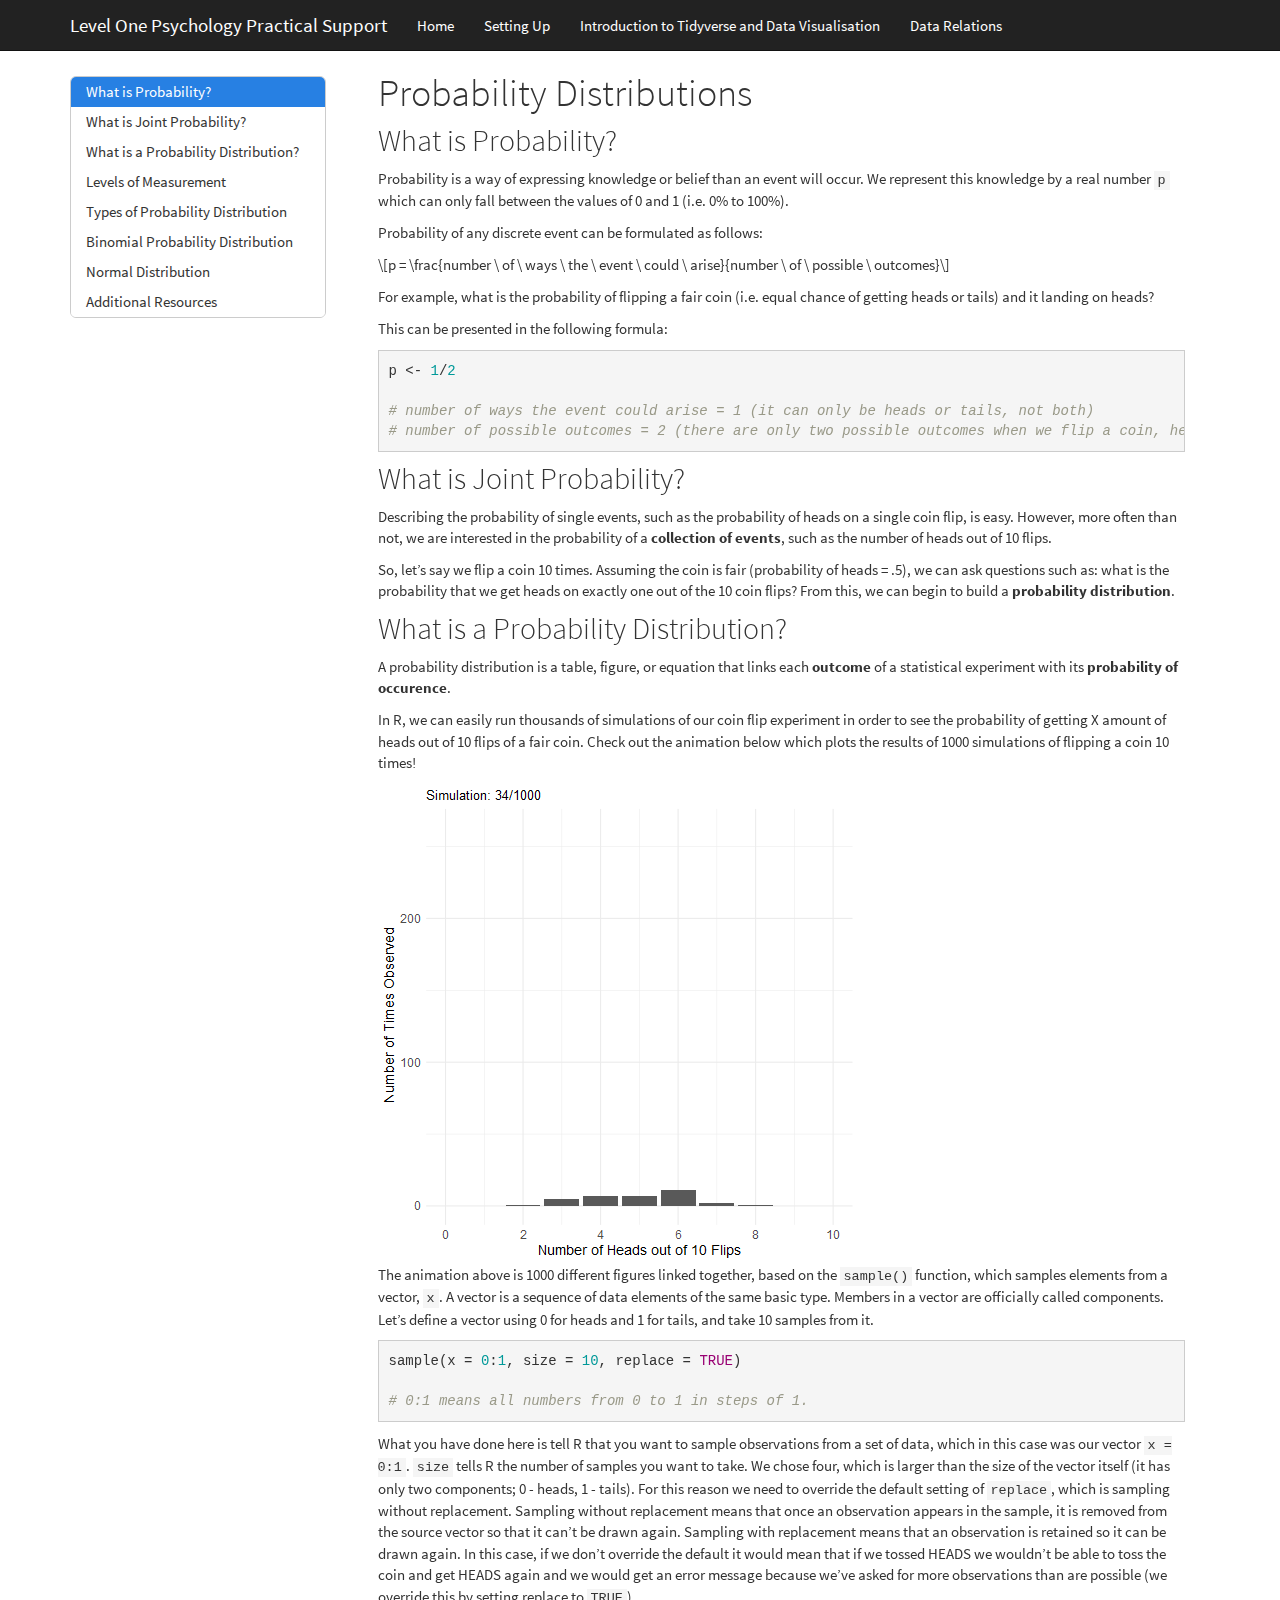
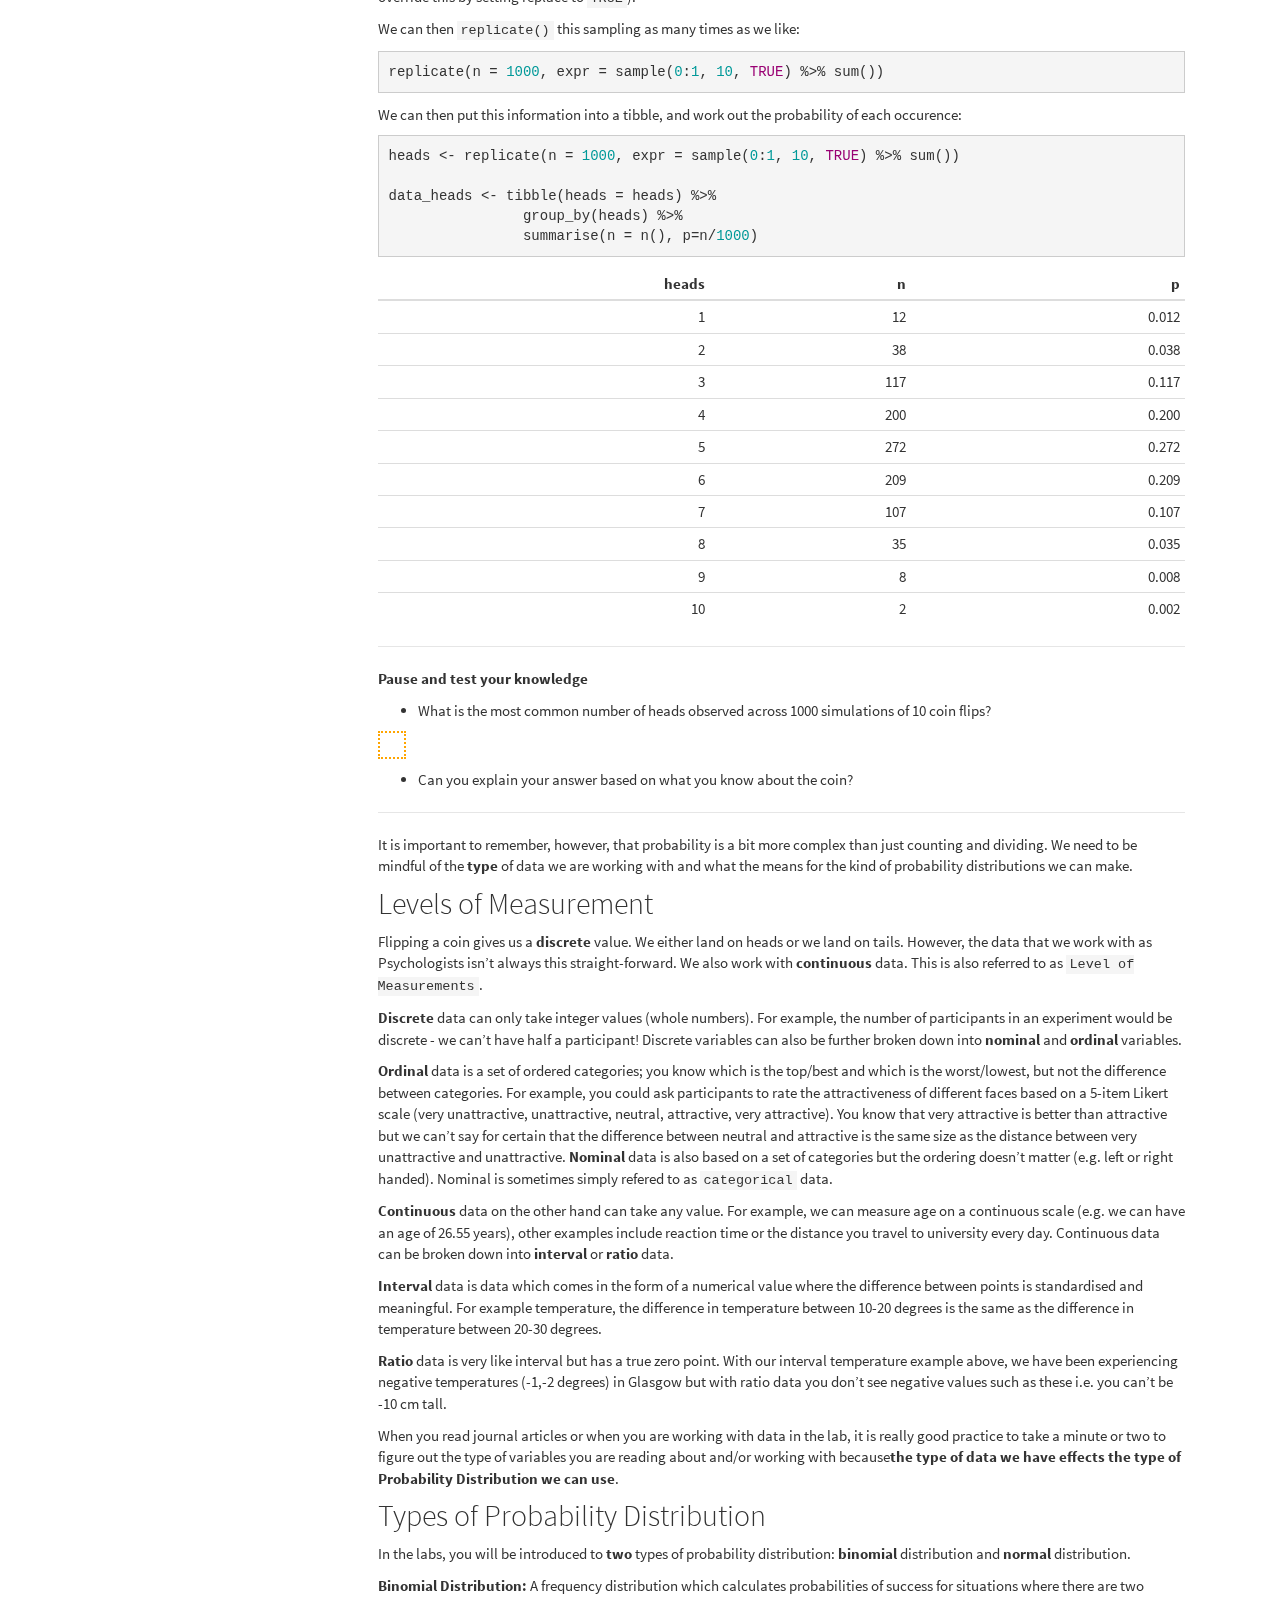
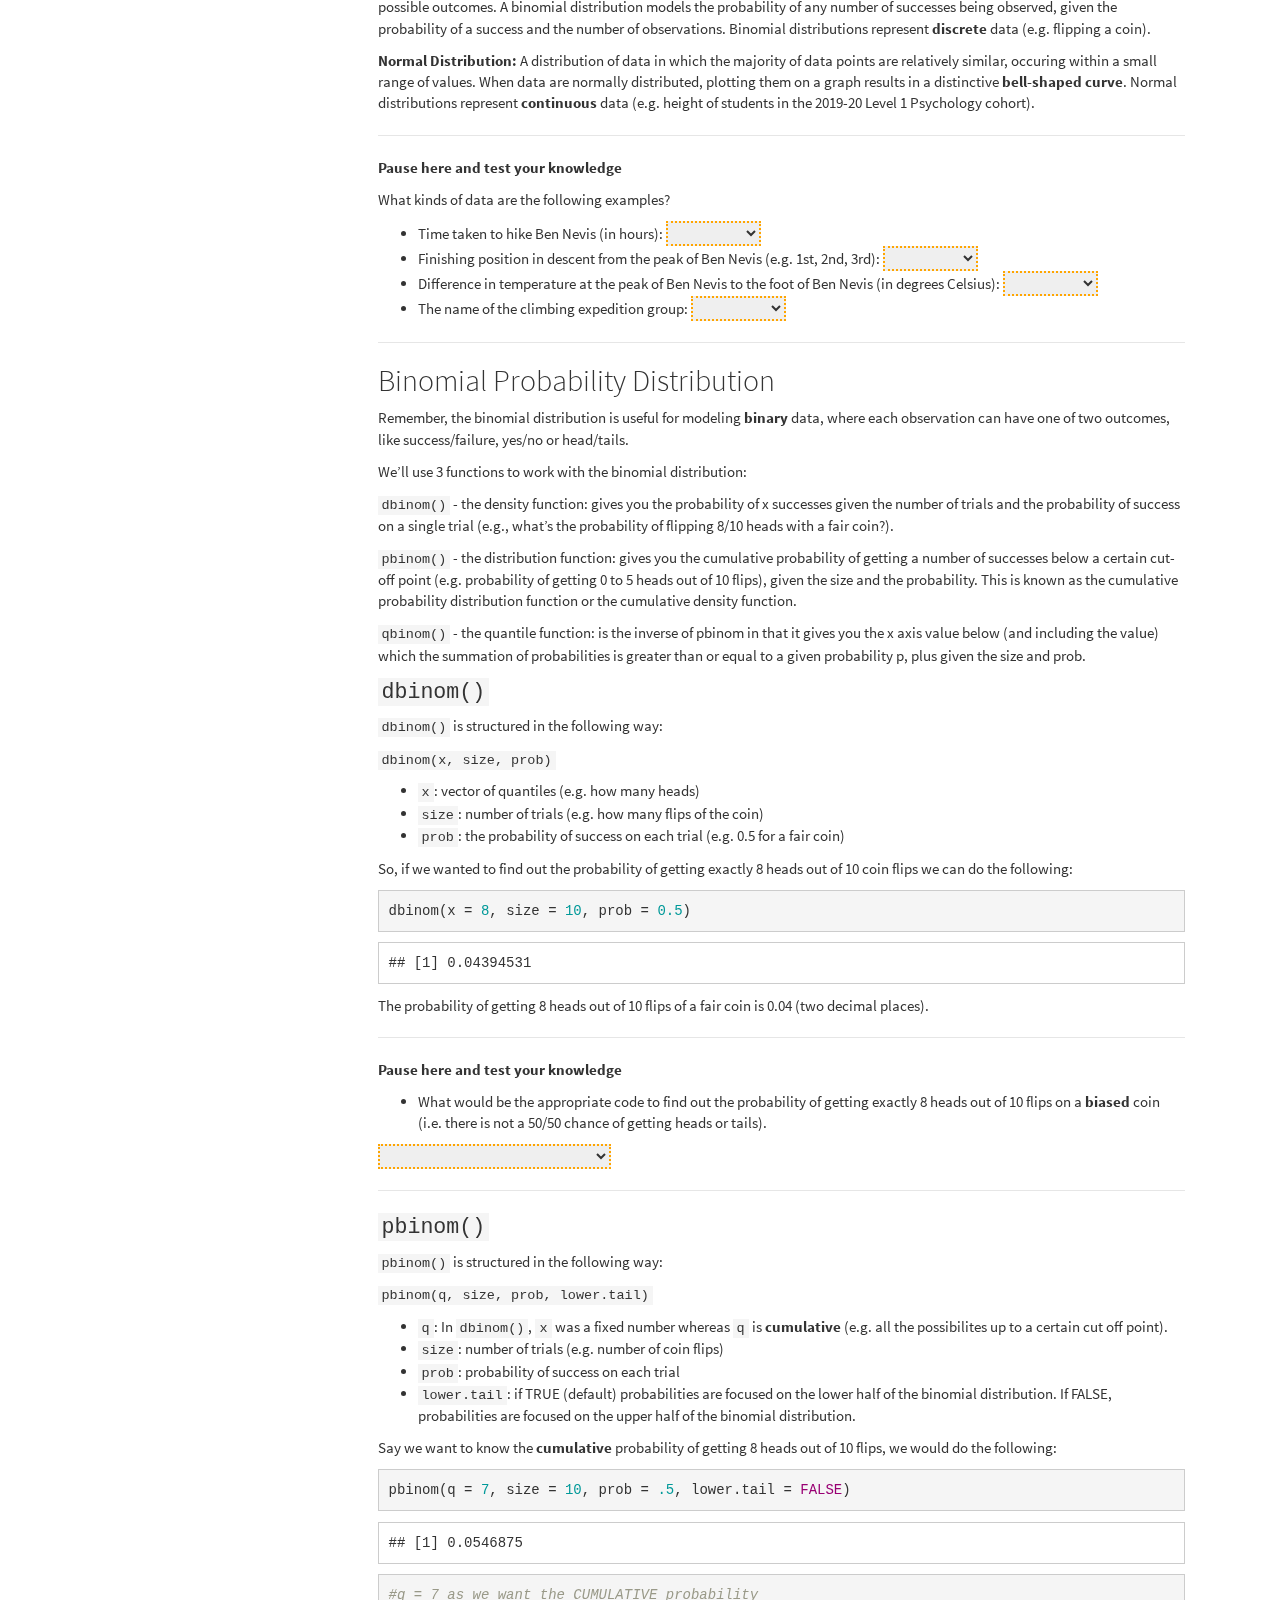
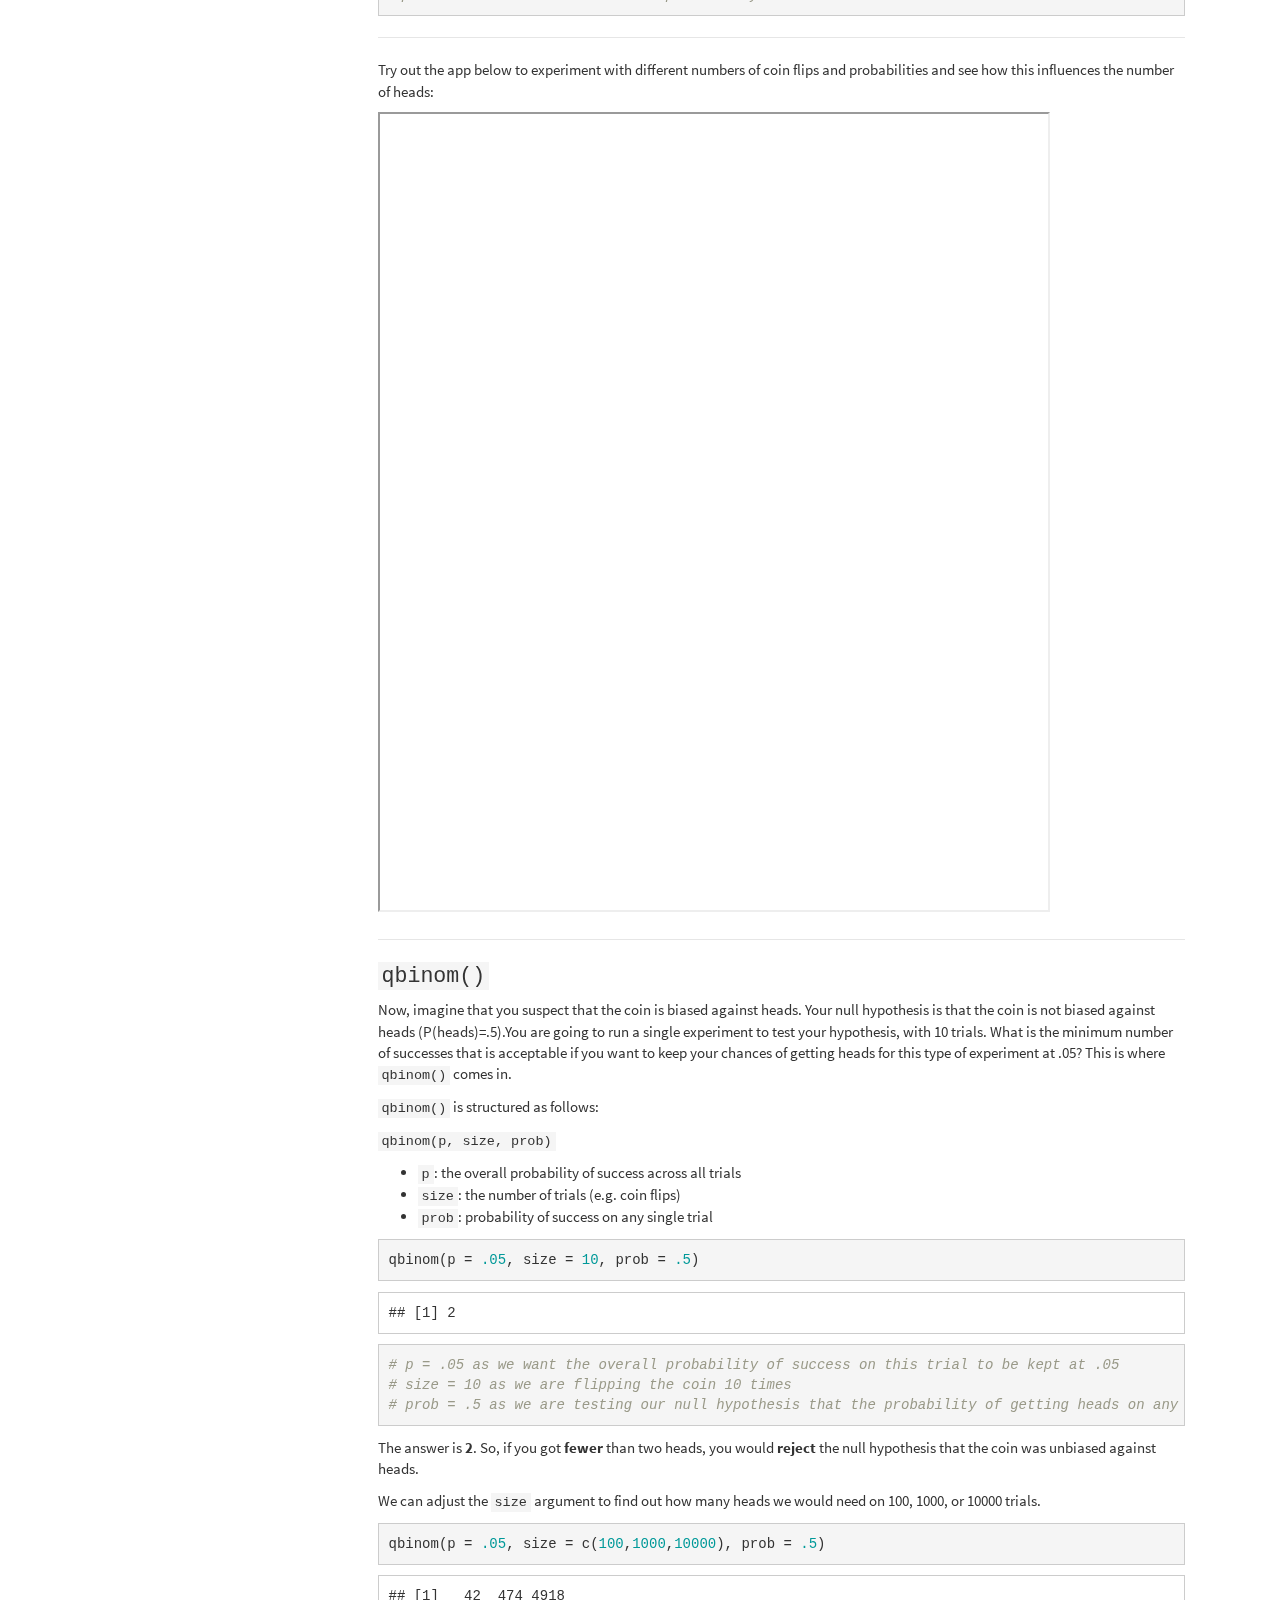
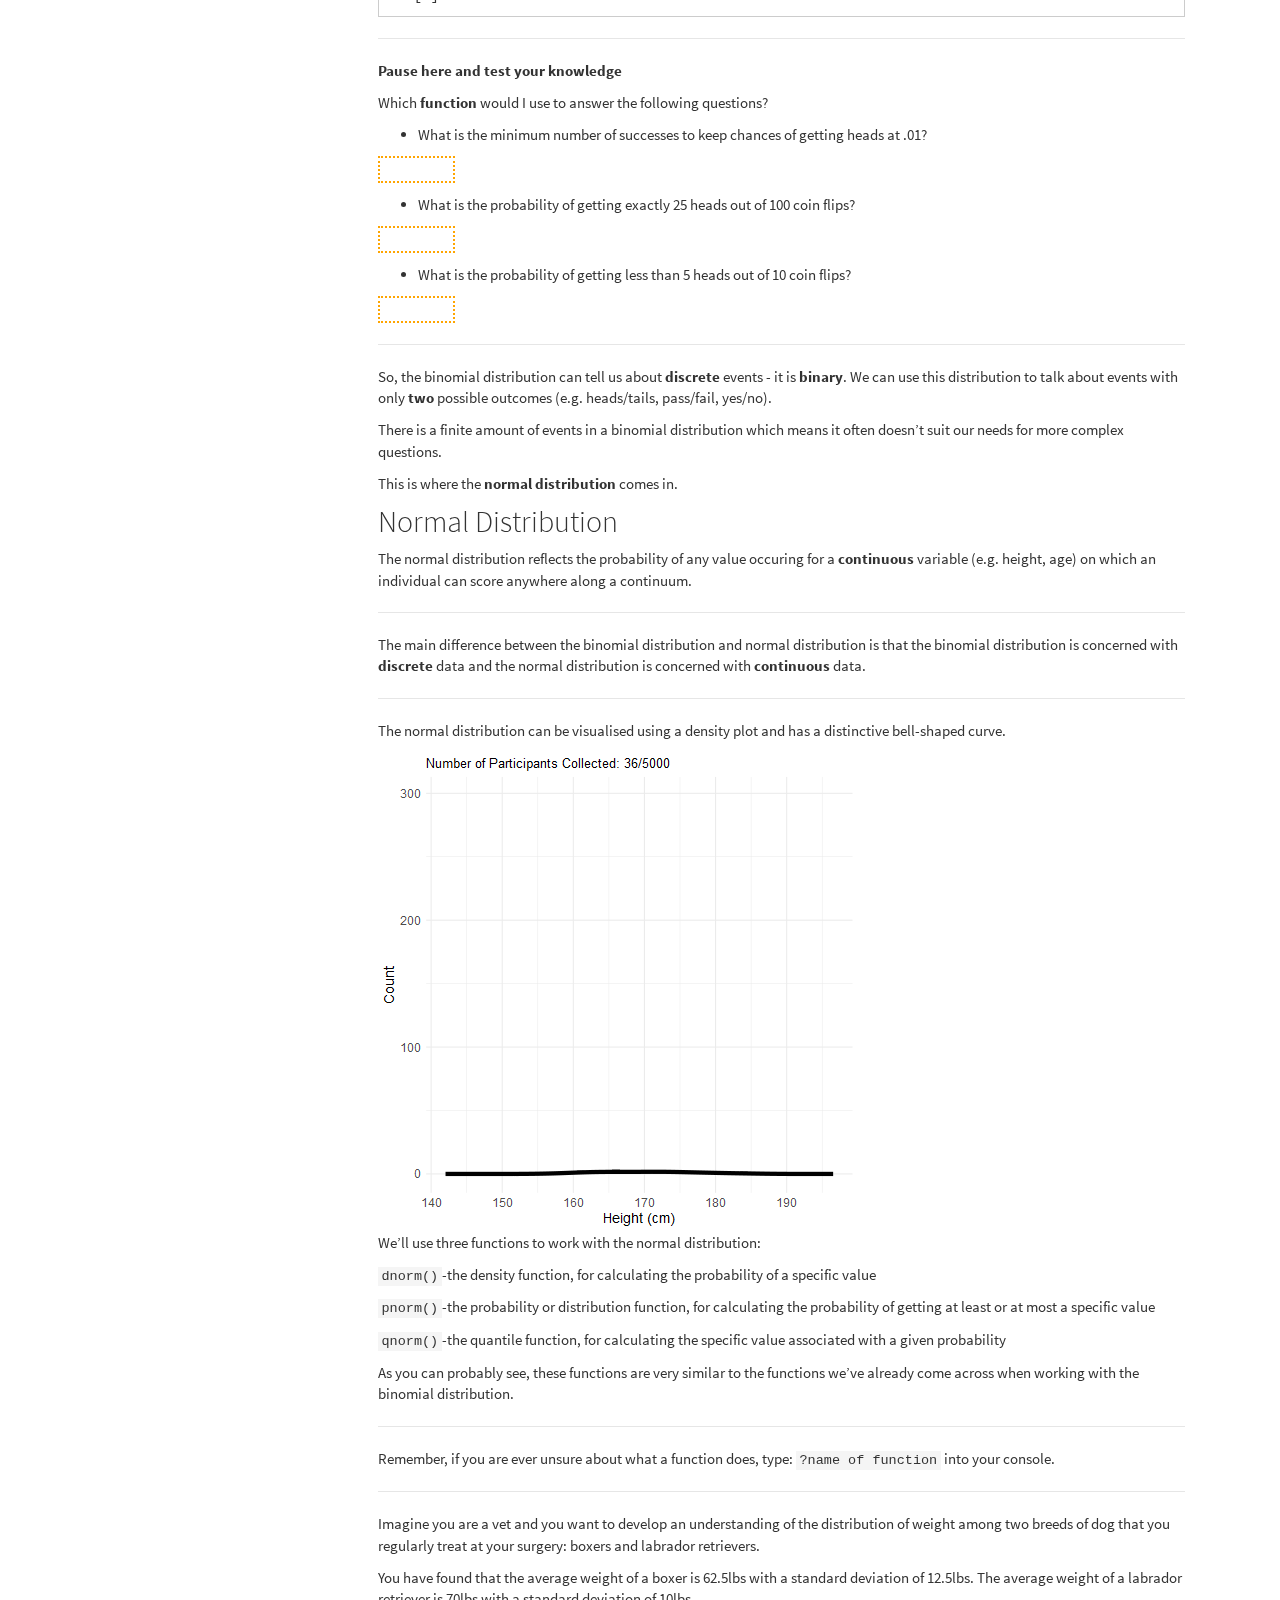
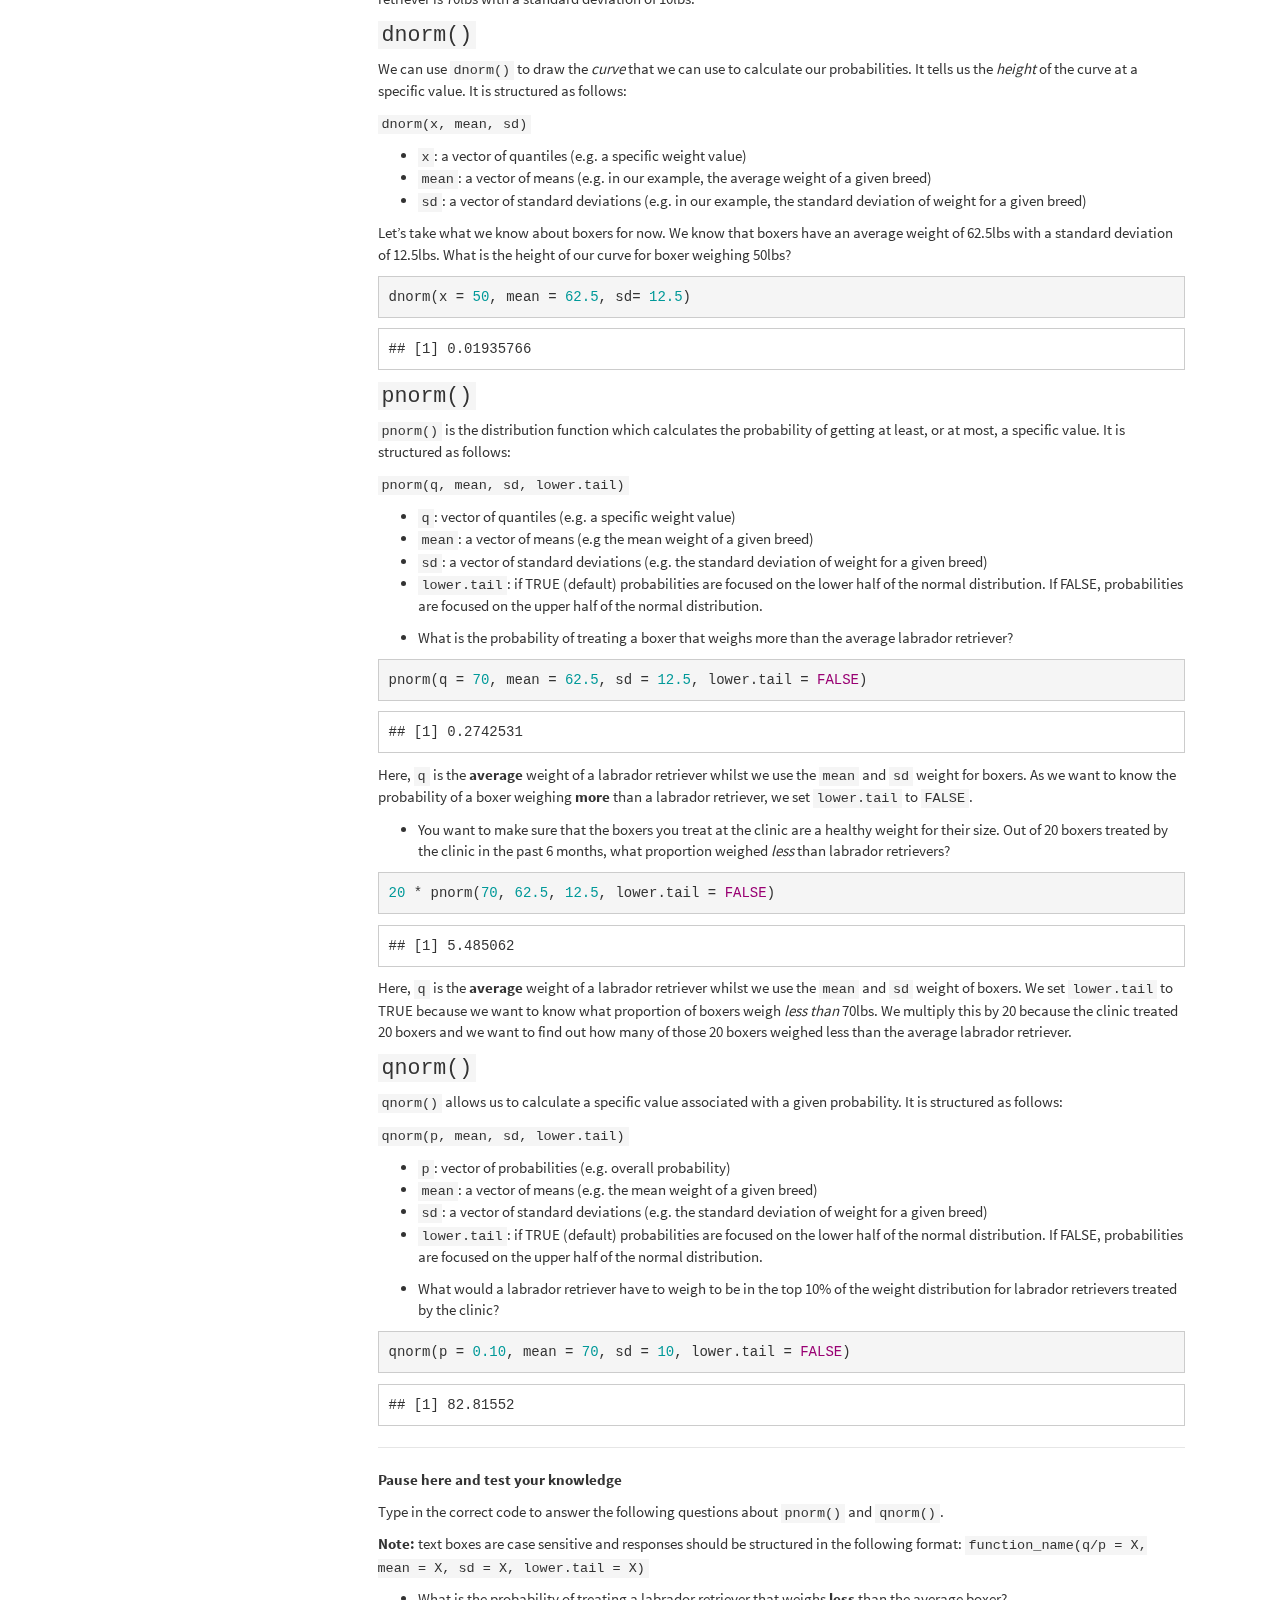
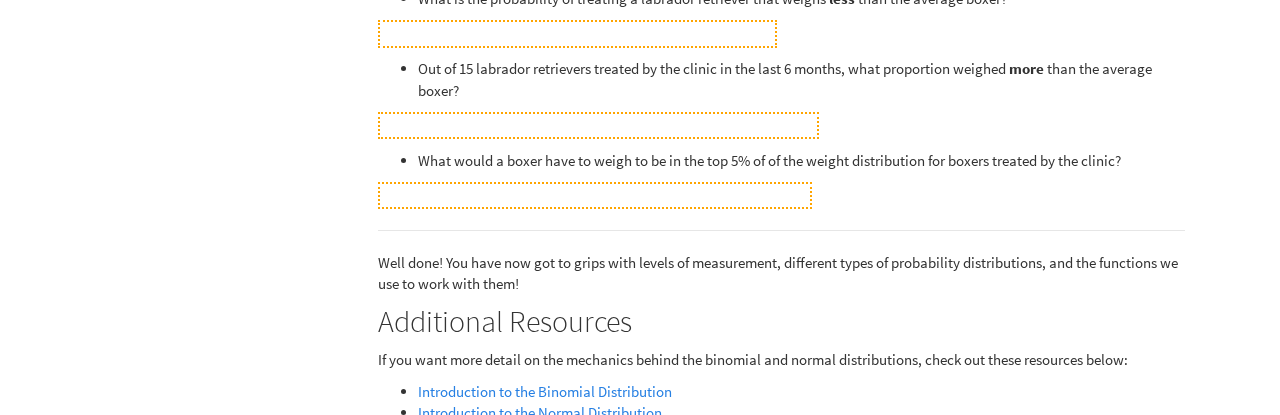
<file: docs/Probability_Dist.html>
<!DOCTYPE html>

<html xmlns="http://www.w3.org/1999/xhtml">

<head>

<meta charset="utf-8" />
<meta http-equiv="Content-Type" content="text/html; charset=utf-8" />
<meta name="generator" content="pandoc" />




<title>Probability Distributions</title>

<script src="site_libs/jquery-1.11.3/jquery.min.js"></script>
<meta name="viewport" content="width=device-width, initial-scale=1" />
<link href="site_libs/bootstrap-3.3.5/css/cosmo.min.css" rel="stylesheet" />
<script src="site_libs/bootstrap-3.3.5/js/bootstrap.min.js"></script>
<script src="site_libs/bootstrap-3.3.5/shim/html5shiv.min.js"></script>
<script src="site_libs/bootstrap-3.3.5/shim/respond.min.js"></script>
<script src="site_libs/jqueryui-1.11.4/jquery-ui.min.js"></script>
<link href="site_libs/tocify-1.9.1/jquery.tocify.css" rel="stylesheet" />
<script src="site_libs/tocify-1.9.1/jquery.tocify.js"></script>
<script src="site_libs/navigation-1.1/tabsets.js"></script>
<link href="site_libs/highlightjs-9.12.0/default.css" rel="stylesheet" />
<script src="site_libs/highlightjs-9.12.0/highlight.js"></script>

<style type="text/css">code{white-space: pre;}</style>
<style type="text/css">
  pre:not([class]) {
    background-color: white;
  }
</style>
<script type="text/javascript">
if (window.hljs) {
  hljs.configure({languages: []});
  hljs.initHighlightingOnLoad();
  if (document.readyState && document.readyState === "complete") {
    window.setTimeout(function() { hljs.initHighlighting(); }, 0);
  }
}
</script>



<style type="text/css">
h1 {
  font-size: 34px;
}
h1.title {
  font-size: 38px;
}
h2 {
  font-size: 30px;
}
h3 {
  font-size: 24px;
}
h4 {
  font-size: 18px;
}
h5 {
  font-size: 16px;
}
h6 {
  font-size: 12px;
}
.table th:not([align]) {
  text-align: left;
}
</style>

<link rel="stylesheet" href="webex.css" type="text/css" />



<style type = "text/css">
.main-container {
  max-width: 940px;
  margin-left: auto;
  margin-right: auto;
}
code {
  color: inherit;
  background-color: rgba(0, 0, 0, 0.04);
}
img {
  max-width:100%;
  height: auto;
}
.tabbed-pane {
  padding-top: 12px;
}
.html-widget {
  margin-bottom: 20px;
}
button.code-folding-btn:focus {
  outline: none;
}
summary {
  display: list-item;
}
</style>


<style type="text/css">
/* padding for bootstrap navbar */
body {
  padding-top: 51px;
  padding-bottom: 40px;
}
/* offset scroll position for anchor links (for fixed navbar)  */
.section h1 {
  padding-top: 56px;
  margin-top: -56px;
}
.section h2 {
  padding-top: 56px;
  margin-top: -56px;
}
.section h3 {
  padding-top: 56px;
  margin-top: -56px;
}
.section h4 {
  padding-top: 56px;
  margin-top: -56px;
}
.section h5 {
  padding-top: 56px;
  margin-top: -56px;
}
.section h6 {
  padding-top: 56px;
  margin-top: -56px;
}
.dropdown-submenu {
  position: relative;
}
.dropdown-submenu>.dropdown-menu {
  top: 0;
  left: 100%;
  margin-top: -6px;
  margin-left: -1px;
  border-radius: 0 6px 6px 6px;
}
.dropdown-submenu:hover>.dropdown-menu {
  display: block;
}
.dropdown-submenu>a:after {
  display: block;
  content: " ";
  float: right;
  width: 0;
  height: 0;
  border-color: transparent;
  border-style: solid;
  border-width: 5px 0 5px 5px;
  border-left-color: #cccccc;
  margin-top: 5px;
  margin-right: -10px;
}
.dropdown-submenu:hover>a:after {
  border-left-color: #ffffff;
}
.dropdown-submenu.pull-left {
  float: none;
}
.dropdown-submenu.pull-left>.dropdown-menu {
  left: -100%;
  margin-left: 10px;
  border-radius: 6px 0 6px 6px;
}
</style>

<script>
// manage active state of menu based on current page
$(document).ready(function () {
  // active menu anchor
  href = window.location.pathname
  href = href.substr(href.lastIndexOf('/') + 1)
  if (href === "")
    href = "index.html";
  var menuAnchor = $('a[href="' + href + '"]');

  // mark it active
  menuAnchor.parent().addClass('active');

  // if it's got a parent navbar menu mark it active as well
  menuAnchor.closest('li.dropdown').addClass('active');
});
</script>

<!-- tabsets -->

<style type="text/css">
.tabset-dropdown > .nav-tabs {
  display: inline-table;
  max-height: 500px;
  min-height: 44px;
  overflow-y: auto;
  background: white;
  border: 1px solid #ddd;
  border-radius: 4px;
}

.tabset-dropdown > .nav-tabs > li.active:before {
  content: "";
  font-family: 'Glyphicons Halflings';
  display: inline-block;
  padding: 10px;
  border-right: 1px solid #ddd;
}

.tabset-dropdown > .nav-tabs.nav-tabs-open > li.active:before {
  content: "&#xe258;";
  border: none;
}

.tabset-dropdown > .nav-tabs.nav-tabs-open:before {
  content: "";
  font-family: 'Glyphicons Halflings';
  display: inline-block;
  padding: 10px;
  border-right: 1px solid #ddd;
}

.tabset-dropdown > .nav-tabs > li.active {
  display: block;
}

.tabset-dropdown > .nav-tabs > li > a,
.tabset-dropdown > .nav-tabs > li > a:focus,
.tabset-dropdown > .nav-tabs > li > a:hover {
  border: none;
  display: inline-block;
  border-radius: 4px;
}

.tabset-dropdown > .nav-tabs.nav-tabs-open > li {
  display: block;
  float: none;
}

.tabset-dropdown > .nav-tabs > li {
  display: none;
}
</style>

<script>
$(document).ready(function () {
  window.buildTabsets("TOC");
});

$(document).ready(function () {
  $('.tabset-dropdown > .nav-tabs > li').click(function () {
    $(this).parent().toggleClass('nav-tabs-open')
  });
});
</script>

<!-- code folding -->



<script>
$(document).ready(function ()  {

    // move toc-ignore selectors from section div to header
    $('div.section.toc-ignore')
        .removeClass('toc-ignore')
        .children('h1,h2,h3,h4,h5').addClass('toc-ignore');

    // establish options
    var options = {
      selectors: "h1,h2,h3",
      theme: "bootstrap3",
      context: '.toc-content',
      hashGenerator: function (text) {
        return text.replace(/[.\\/?&!#<>]/g, '').replace(/\s/g, '_').toLowerCase();
      },
      ignoreSelector: ".toc-ignore",
      scrollTo: 0
    };
    options.showAndHide = true;
    options.smoothScroll = true;

    // tocify
    var toc = $("#TOC").tocify(options).data("toc-tocify");
});
</script>

<style type="text/css">

#TOC {
  margin: 25px 0px 20px 0px;
}
@media (max-width: 768px) {
#TOC {
  position: relative;
  width: 100%;
}
}


.toc-content {
  padding-left: 30px;
  padding-right: 40px;
}

div.main-container {
  max-width: 1200px;
}

div.tocify {
  width: 20%;
  max-width: 260px;
  max-height: 85%;
}

@media (min-width: 768px) and (max-width: 991px) {
  div.tocify {
    width: 25%;
  }
}

@media (max-width: 767px) {
  div.tocify {
    width: 100%;
    max-width: none;
  }
}

.tocify ul, .tocify li {
  line-height: 20px;
}

.tocify-subheader .tocify-item {
  font-size: 0.90em;
}

.tocify .list-group-item {
  border-radius: 0px;
}


</style>



</head>

<body>


<div class="container-fluid main-container">


<!-- setup 3col/9col grid for toc_float and main content  -->
<div class="row-fluid">
<div class="col-xs-12 col-sm-4 col-md-3">
<div id="TOC" class="tocify">
</div>
</div>

<div class="toc-content col-xs-12 col-sm-8 col-md-9">




<div class="navbar navbar-default  navbar-fixed-top" role="navigation">
  <div class="container">
    <div class="navbar-header">
      <button type="button" class="navbar-toggle collapsed" data-toggle="collapse" data-target="#navbar">
        <span class="icon-bar"></span>
        <span class="icon-bar"></span>
        <span class="icon-bar"></span>
      </button>
      <a class="navbar-brand" href="index.html">Level One Psychology Practical Support</a>
    </div>
    <div id="navbar" class="navbar-collapse collapse">
      <ul class="nav navbar-nav">
        <li>
  <a href="index.html">Home</a>
</li>
<li>
  <a href="Setting_up.html">Setting Up</a>
</li>
<li>
  <a href="Intro_Tidyverse.html">Introduction to Tidyverse and Data Visualisation</a>
</li>
<li>
  <a href="Data_Relations.html">Data Relations</a>
</li>
      </ul>
      <ul class="nav navbar-nav navbar-right">
        
      </ul>
    </div><!--/.nav-collapse -->
  </div><!--/.container -->
</div><!--/.navbar -->

<div class="fluid-row" id="header">



<h1 class="title toc-ignore">Probability Distributions</h1>

</div>


<div id="what-is-probability" class="section level2">
<h2>What is Probability?</h2>
<p>Probability is a way of expressing knowledge or belief than an event will occur. We represent this knowledge by a real number <code>p</code> which can only fall between the values of 0 and 1 (i.e. 0% to 100%).</p>
<p>Probability of any discrete event can be formulated as follows:</p>
<p><span class="math display">\[p = \frac{number \  of  \ ways \ the \ event \ could \  arise}{number \ of \ possible \ outcomes}\]</span></p>
<p>For example, what is the probability of flipping a fair coin (i.e. equal chance of getting heads or tails) and it landing on heads?</p>
<p>This can be presented in the following formula:</p>
<pre class="r"><code>p &lt;- 1/2 

# number of ways the event could arise = 1 (it can only be heads or tails, not both) 
# number of possible outcomes = 2 (there are only two possible outcomes when we flip a coin, heads or tails) </code></pre>
</div>
<div id="what-is-joint-probability" class="section level2">
<h2>What is Joint Probability?</h2>
<p>Describing the probability of single events, such as the probability of heads on a single coin flip, is easy. However, more often than not, we are interested in the probability of a <strong>collection of events</strong>, such as the number of heads out of 10 flips.</p>
<p>So, let’s say we flip a coin 10 times. Assuming the coin is fair (probability of heads = .5), we can ask questions such as: what is the probability that we get heads on exactly one out of the 10 coin flips? From this, we can begin to build a <strong>probability distribution</strong>.</p>
</div>
<div id="what-is-a-probability-distribution" class="section level2">
<h2>What is a Probability Distribution?</h2>
<p>A probability distribution is a table, figure, or equation that links each <strong>outcome</strong> of a statistical experiment with its <strong>probability of occurence</strong>.</p>
<p>In R, we can easily run thousands of simulations of our coin flip experiment in order to see the probability of getting X amount of heads out of 10 flips of a fair coin. Check out the animation below which plots the results of 1000 simulations of flipping a coin 10 times!</p>
<div class="figure">
<img src="binomial_dist.gif" />

</div>
<p>The animation above is 1000 different figures linked together, based on the <code>sample()</code> function, which samples elements from a vector, <code>x</code>. A vector is a sequence of data elements of the same basic type. Members in a vector are officially called components. Let’s define a vector using 0 for heads and 1 for tails, and take 10 samples from it.</p>
<pre class="r"><code>sample(x = 0:1, size = 10, replace = TRUE) 

# 0:1 means all numbers from 0 to 1 in steps of 1.</code></pre>
<p>What you have done here is tell R that you want to sample observations from a set of data, which in this case was our vector <code>x = 0:1</code>. <code>size</code> tells R the number of samples you want to take. We chose four, which is larger than the size of the vector itself (it has only two components; 0 - heads, 1 - tails). For this reason we need to override the default setting of <code>replace</code>, which is sampling without replacement. Sampling without replacement means that once an observation appears in the sample, it is removed from the source vector so that it can’t be drawn again. Sampling with replacement means that an observation is retained so it can be drawn again. In this case, if we don’t override the default it would mean that if we tossed HEADS we wouldn’t be able to toss the coin and get HEADS again and we would get an error message because we’ve asked for more observations than are possible (we override this by setting replace to <code>TRUE</code>).</p>
<p>We can then <code>replicate()</code> this sampling as many times as we like:</p>
<pre class="r"><code>replicate(n = 1000, expr = sample(0:1, 10, TRUE) %&gt;% sum())</code></pre>
<p>We can then put this information into a tibble, and work out the probability of each occurence:</p>
<pre class="r"><code>heads &lt;- replicate(n = 1000, expr = sample(0:1, 10, TRUE) %&gt;% sum())

data_heads &lt;- tibble(heads = heads) %&gt;%   
                group_by(heads) %&gt;%           
                summarise(n = n(), p=n/1000)</code></pre>
<table>
<thead>
<tr class="header">
<th align="right">heads</th>
<th align="right">n</th>
<th align="right">p</th>
</tr>
</thead>
<tbody>
<tr class="odd">
<td align="right">1</td>
<td align="right">12</td>
<td align="right">0.012</td>
</tr>
<tr class="even">
<td align="right">2</td>
<td align="right">38</td>
<td align="right">0.038</td>
</tr>
<tr class="odd">
<td align="right">3</td>
<td align="right">117</td>
<td align="right">0.117</td>
</tr>
<tr class="even">
<td align="right">4</td>
<td align="right">200</td>
<td align="right">0.200</td>
</tr>
<tr class="odd">
<td align="right">5</td>
<td align="right">272</td>
<td align="right">0.272</td>
</tr>
<tr class="even">
<td align="right">6</td>
<td align="right">209</td>
<td align="right">0.209</td>
</tr>
<tr class="odd">
<td align="right">7</td>
<td align="right">107</td>
<td align="right">0.107</td>
</tr>
<tr class="even">
<td align="right">8</td>
<td align="right">35</td>
<td align="right">0.035</td>
</tr>
<tr class="odd">
<td align="right">9</td>
<td align="right">8</td>
<td align="right">0.008</td>
</tr>
<tr class="even">
<td align="right">10</td>
<td align="right">2</td>
<td align="right">0.002</td>
</tr>
</tbody>
</table>
<hr />
<p><strong>Pause and test your knowledge</strong></p>
<ul>
<li>What is the most common number of heads observed across 1000 simulations of 10 coin flips?</li>
</ul>
<p><input class='solveme nospaces' size='1' data-answer='["6","5","3"]'/></p>
<ul>
<li>Can you explain your answer based on what you know about the coin?</li>
</ul>
<hr />
<p>It is important to remember, however, that probability is a bit more complex than just counting and dividing. We need to be mindful of the <strong>type</strong> of data we are working with and what the means for the kind of probability distributions we can make.</p>
</div>
<div id="levels-of-measurement" class="section level2">
<h2>Levels of Measurement</h2>
<p>Flipping a coin gives us a <strong>discrete</strong> value. We either land on heads or we land on tails. However, the data that we work with as Psychologists isn’t always this straight-forward. We also work with <strong>continuous</strong> data. This is also referred to as <code>Level of Measurements</code>.</p>
<p><strong>Discrete</strong> data can only take integer values (whole numbers). For example, the number of participants in an experiment would be discrete - we can’t have half a participant! Discrete variables can also be further broken down into <strong>nominal</strong> and <strong>ordinal</strong> variables.</p>
<p><strong>Ordinal</strong> data is a set of ordered categories; you know which is the top/best and which is the worst/lowest, but not the difference between categories. For example, you could ask participants to rate the attractiveness of different faces based on a 5-item Likert scale (very unattractive, unattractive, neutral, attractive, very attractive). You know that very attractive is better than attractive but we can’t say for certain that the difference between neutral and attractive is the same size as the distance between very unattractive and unattractive. <strong>Nominal</strong> data is also based on a set of categories but the ordering doesn’t matter (e.g. left or right handed). Nominal is sometimes simply refered to as <code>categorical</code> data.</p>
<p><strong>Continuous</strong> data on the other hand can take any value. For example, we can measure age on a continuous scale (e.g. we can have an age of 26.55 years), other examples include reaction time or the distance you travel to university every day. Continuous data can be broken down into <strong>interval</strong> or <strong>ratio</strong> data.</p>
<p><strong>Interval</strong> data is data which comes in the form of a numerical value where the difference between points is standardised and meaningful. For example temperature, the difference in temperature between 10-20 degrees is the same as the difference in temperature between 20-30 degrees.</p>
<p><strong>Ratio</strong> data is very like interval but has a true zero point. With our interval temperature example above, we have been experiencing negative temperatures (-1,-2 degrees) in Glasgow but with ratio data you don’t see negative values such as these i.e. you can’t be -10 cm tall.</p>
<p>When you read journal articles or when you are working with data in the lab, it is really good practice to take a minute or two to figure out the type of variables you are reading about and/or working with because<strong>the type of data we have effects the type of Probability Distribution we can use</strong>.</p>
</div>
<div id="types-of-probability-distribution" class="section level2">
<h2>Types of Probability Distribution</h2>
<p>In the labs, you will be introduced to <strong>two</strong> types of probability distribution: <strong>binomial</strong> distribution and <strong>normal</strong> distribution.</p>
<p><strong>Binomial Distribution:</strong> A frequency distribution which calculates probabilities of success for situations where there are two possible outcomes. A binomial distribution models the probability of any number of successes being observed, given the probability of a success and the number of observations. Binomial distributions represent <strong>discrete</strong> data (e.g. flipping a coin).</p>
<p><strong>Normal Distribution:</strong> A distribution of data in which the majority of data points are relatively similar, occuring within a small range of values. When data are normally distributed, plotting them on a graph results in a distinctive <strong>bell-shaped curve</strong>. Normal distributions represent <strong>continuous</strong> data (e.g. height of students in the 2019-20 Level 1 Psychology cohort).</p>
<hr />
<p><strong>Pause here and test your knowledge</strong></p>
<p>What kinds of data are the following examples?</p>
<ul>
<li>Time taken to hike Ben Nevis (in hours): <select class='solveme' data-answer='["ratio"]'> <option></option> <option>interval</option> <option>ordinal</option> <option>categorical</option> <option>ratio</option></select></li>
<li>Finishing position in descent from the peak of Ben Nevis (e.g. 1st, 2nd, 3rd): <select class='solveme' data-answer='["ordinal"]'> <option></option> <option>ratio</option> <option>ordinal</option> <option>categorical</option> <option>interval</option></select></li>
<li>Difference in temperature at the peak of Ben Nevis to the foot of Ben Nevis (in degrees Celsius): <select class='solveme' data-answer='["interval"]'> <option></option> <option>ratio</option> <option>ordinal</option> <option>categorical</option> <option>interval</option></select></li>
<li>The name of the climbing expedition group: <select class='solveme' data-answer='["categorical"]'> <option></option> <option>categorical</option> <option>ordinal</option> <option>interval</option> <option>ratio</option></select></li>
</ul>
<hr />
</div>
<div id="binomial-probability-distribution" class="section level2">
<h2>Binomial Probability Distribution</h2>
<p>Remember, the binomial distribution is useful for modeling <strong>binary</strong> data, where each observation can have one of two outcomes, like success/failure, yes/no or head/tails.</p>
<p>We’ll use 3 functions to work with the binomial distribution:</p>
<p><code>dbinom()</code> - the density function: gives you the probability of x successes given the number of trials and the probability of success on a single trial (e.g., what’s the probability of flipping 8/10 heads with a fair coin?).</p>
<p><code>pbinom()</code> - the distribution function: gives you the cumulative probability of getting a number of successes below a certain cut-off point (e.g. probability of getting 0 to 5 heads out of 10 flips), given the size and the probability. This is known as the cumulative probability distribution function or the cumulative density function.</p>
<p><code>qbinom()</code> - the quantile function: is the inverse of pbinom in that it gives you the x axis value below (and including the value) which the summation of probabilities is greater than or equal to a given probability p, plus given the size and prob.</p>
<div id="dbinom" class="section level3">
<h3><code>dbinom()</code></h3>
<p><code>dbinom()</code> is structured in the following way:</p>
<p><code>dbinom(x, size, prob)</code></p>
<ul>
<li><code>x</code>: vector of quantiles (e.g. how many heads)</li>
<li><code>size</code>: number of trials (e.g. how many flips of the coin)</li>
<li><code>prob</code>: the probability of success on each trial (e.g. 0.5 for a fair coin)</li>
</ul>
<p>So, if we wanted to find out the probability of getting exactly 8 heads out of 10 coin flips we can do the following:</p>
<pre class="r"><code>dbinom(x = 8, size = 10, prob = 0.5)</code></pre>
<pre><code>## [1] 0.04394531</code></pre>
<p>The probability of getting 8 heads out of 10 flips of a fair coin is 0.04 (two decimal places).</p>
<hr />
<p><strong>Pause here and test your knowledge</strong></p>
<ul>
<li>What would be the appropriate code to find out the probability of getting exactly 8 heads out of 10 flips on a <strong>biased</strong> coin (i.e. there is not a 50/50 chance of getting heads or tails).</li>
</ul>
<p><select class='solveme' data-answer='["dbinom(x = 8, size = 10, prob = 0.8)"]'> <option></option> <option>dbinom(x = 10, size = 8, prob = 0.8)</option> <option>dbinom(x = 8, size = 10, prob = 0.8)</option> <option>dbinom(x = 10, size = 8, prob = 0.5)</option></select></p>
<hr />
</div>
<div id="pbinom" class="section level3">
<h3><code>pbinom()</code></h3>
<p><code>pbinom()</code> is structured in the following way:</p>
<p><code>pbinom(q, size, prob, lower.tail)</code></p>
<ul>
<li><code>q</code>: In <code>dbinom()</code>, <code>x</code> was a fixed number whereas <code>q</code> is <strong>cumulative</strong> (e.g. all the possibilites up to a certain cut off point).</li>
<li><code>size</code>: number of trials (e.g. number of coin flips)</li>
<li><code>prob</code>: probability of success on each trial</li>
<li><code>lower.tail</code>: if TRUE (default) probabilities are focused on the lower half of the binomial distribution. If FALSE, probabilities are focused on the upper half of the binomial distribution.</li>
</ul>
<p>Say we want to know the <strong>cumulative</strong> probability of getting 8 heads out of 10 flips, we would do the following:</p>
<pre class="r"><code>pbinom(q = 7, size = 10, prob = .5, lower.tail = FALSE)</code></pre>
<pre><code>## [1] 0.0546875</code></pre>
<pre class="r"><code>#q = 7 as we want the CUMULATIVE probability </code></pre>
<hr />
<p>Try out the app below to experiment with different numbers of coin flips and probabilities and see how this influences the number of heads:</p>
<iframe src="https://shannon-mcnee19.shinyapps.io/binomial_shiny/" width="672" height="800px">
</iframe>
<hr />
</div>
<div id="qbinom" class="section level3">
<h3><code>qbinom()</code></h3>
<p>Now, imagine that you suspect that the coin is biased against heads. Your null hypothesis is that the coin is not biased against heads (P(heads)=.5).You are going to run a single experiment to test your hypothesis, with 10 trials. What is the minimum number of successes that is acceptable if you want to keep your chances of getting heads for this type of experiment at .05? This is where <code>qbinom()</code> comes in.</p>
<p><code>qbinom()</code> is structured as follows:</p>
<p><code>qbinom(p, size, prob)</code></p>
<ul>
<li><code>p</code>: the overall probability of success across all trials</li>
<li><code>size</code>: the number of trials (e.g. coin flips)</li>
<li><code>prob</code>: probability of success on any single trial</li>
</ul>
<pre class="r"><code>qbinom(p = .05, size = 10, prob = .5)</code></pre>
<pre><code>## [1] 2</code></pre>
<pre class="r"><code># p = .05 as we want the overall probability of success on this trial to be kept at .05
# size = 10 as we are flipping the coin 10 times 
# prob = .5 as we are testing our null hypothesis that the probability of getting heads on any single coin flip is .5</code></pre>
<p>The answer is <strong>2</strong>. So, if you got <strong>fewer</strong> than two heads, you would <strong>reject</strong> the null hypothesis that the coin was unbiased against heads.</p>
<p>We can adjust the <code>size</code> argument to find out how many heads we would need on 100, 1000, or 10000 trials.</p>
<pre class="r"><code>qbinom(p = .05, size = c(100,1000,10000), prob = .5)</code></pre>
<pre><code>## [1]   42  474 4918</code></pre>
<hr />
<p><strong>Pause here and test your knowledge</strong></p>
<p>Which <strong>function</strong> would I use to answer the following questions?</p>
<ul>
<li>What is the minimum number of successes to keep chances of getting heads at .01?</li>
</ul>
<p><input class='solveme nospaces' size='8' data-answer='["pbinom()","qbinom()","dbinom()"]'/></p>
<ul>
<li>What is the probability of getting exactly 25 heads out of 100 coin flips?</li>
</ul>
<p><input class='solveme nospaces' size='8' data-answer='["dbinom()","qbinom()","pbinom()"]'/></p>
<ul>
<li>What is the probability of getting less than 5 heads out of 10 coin flips?</li>
</ul>
<p><input class='solveme nospaces' size='8' data-answer='["dbinom()","qbinom()","pbinom()"]'/></p>
<hr />
<p>So, the binomial distribution can tell us about <strong>discrete</strong> events - it is <strong>binary</strong>. We can use this distribution to talk about events with only <strong>two</strong> possible outcomes (e.g. heads/tails, pass/fail, yes/no).</p>
<p>There is a finite amount of events in a binomial distribution which means it often doesn’t suit our needs for more complex questions.</p>
<p>This is where the <strong>normal distribution</strong> comes in.</p>
</div>
</div>
<div id="normal-distribution" class="section level2">
<h2>Normal Distribution</h2>
<p>The normal distribution reflects the probability of any value occuring for a <strong>continuous</strong> variable (e.g. height, age) on which an individual can score anywhere along a continuum.</p>
<hr />
<p>The main difference between the binomial distribution and normal distribution is that the binomial distribution is concerned with <strong>discrete</strong> data and the normal distribution is concerned with <strong>continuous</strong> data.</p>
<hr />
<p>The normal distribution can be visualised using a density plot and has a distinctive bell-shaped curve.</p>
<div class="figure">
<img src="normal_dist.gif" />

</div>
<p>We’ll use three functions to work with the normal distribution:</p>
<p><code>dnorm()</code>-the density function, for calculating the probability of a specific value</p>
<p><code>pnorm()</code>-the probability or distribution function, for calculating the probability of getting at least or at most a specific value</p>
<p><code>qnorm()</code>-the quantile function, for calculating the specific value associated with a given probability</p>
<p>As you can probably see, these functions are very similar to the functions we’ve already come across when working with the binomial distribution.</p>
<hr />
<p>Remember, if you are ever unsure about what a function does, type: <code>?name of function</code> into your console.</p>
<hr />
<p>Imagine you are a vet and you want to develop an understanding of the distribution of weight among two breeds of dog that you regularly treat at your surgery: boxers and labrador retrievers.</p>
<p>You have found that the average weight of a boxer is 62.5lbs with a standard deviation of 12.5lbs. The average weight of a labrador retriever is 70lbs with a standard deviation of 10lbs.</p>
<div id="dnorm" class="section level3">
<h3><code>dnorm()</code></h3>
<p>We can use <code>dnorm()</code> to draw the <em>curve</em> that we can use to calculate our probabilities. It tells us the <em>height</em> of the curve at a specific value. It is structured as follows:</p>
<p><code>dnorm(x, mean, sd)</code></p>
<ul>
<li><code>x</code>: a vector of quantiles (e.g. a specific weight value)</li>
<li><code>mean</code>: a vector of means (e.g. in our example, the average weight of a given breed)</li>
<li><code>sd</code>: a vector of standard deviations (e.g. in our example, the standard deviation of weight for a given breed)</li>
</ul>
<p>Let’s take what we know about boxers for now. We know that boxers have an average weight of 62.5lbs with a standard deviation of 12.5lbs. What is the height of our curve for boxer weighing 50lbs?</p>
<pre class="r"><code>dnorm(x = 50, mean = 62.5, sd= 12.5)</code></pre>
<pre><code>## [1] 0.01935766</code></pre>
</div>
<div id="pnorm" class="section level3">
<h3><code>pnorm()</code></h3>
<p><code>pnorm()</code> is the distribution function which calculates the probability of getting at least, or at most, a specific value. It is structured as follows:</p>
<p><code>pnorm(q, mean, sd, lower.tail)</code></p>
<ul>
<li><code>q</code>: vector of quantiles (e.g. a specific weight value)</li>
<li><code>mean</code>: a vector of means (e.g the mean weight of a given breed)</li>
<li><code>sd</code>: a vector of standard deviations (e.g. the standard deviation of weight for a given breed)</li>
<li><p><code>lower.tail</code>: if TRUE (default) probabilities are focused on the lower half of the normal distribution. If FALSE, probabilities are focused on the upper half of the normal distribution.</p></li>
<li><p>What is the probability of treating a boxer that weighs more than the average labrador retriever?</p></li>
</ul>
<pre class="r"><code>pnorm(q = 70, mean = 62.5, sd = 12.5, lower.tail = FALSE)</code></pre>
<pre><code>## [1] 0.2742531</code></pre>
<p>Here, <code>q</code> is the <strong>average</strong> weight of a labrador retriever whilst we use the <code>mean</code> and <code>sd</code> weight for boxers. As we want to know the probability of a boxer weighing <strong>more</strong> than a labrador retriever, we set <code>lower.tail</code> to <code>FALSE</code>.</p>
<ul>
<li>You want to make sure that the boxers you treat at the clinic are a healthy weight for their size. Out of 20 boxers treated by the clinic in the past 6 months, what proportion weighed <em>less</em> than labrador retrievers?</li>
</ul>
<pre class="r"><code>20 * pnorm(70, 62.5, 12.5, lower.tail = FALSE)</code></pre>
<pre><code>## [1] 5.485062</code></pre>
<p>Here, <code>q</code> is the <strong>average</strong> weight of a labrador retriever whilst we use the <code>mean</code> and <code>sd</code> weight of boxers. We set <code>lower.tail</code> to TRUE because we want to know what proportion of boxers weigh <em>less than</em> 70lbs. We multiply this by 20 because the clinic treated 20 boxers and we want to find out how many of those 20 boxers weighed less than the average labrador retriever.</p>
</div>
<div id="qnorm" class="section level3">
<h3><code>qnorm()</code></h3>
<p><code>qnorm()</code> allows us to calculate a specific value associated with a given probability. It is structured as follows:</p>
<p><code>qnorm(p, mean, sd, lower.tail)</code></p>
<ul>
<li><code>p</code>: vector of probabilities (e.g. overall probability)</li>
<li><code>mean</code>: a vector of means (e.g. the mean weight of a given breed)</li>
<li><code>sd</code>: a vector of standard deviations (e.g. the standard deviation of weight for a given breed)</li>
<li><p><code>lower.tail</code>: if TRUE (default) probabilities are focused on the lower half of the normal distribution. If FALSE, probabilities are focused on the upper half of the normal distribution.</p></li>
<li><p>What would a labrador retriever have to weigh to be in the top 10% of the weight distribution for labrador retrievers treated by the clinic?</p></li>
</ul>
<pre class="r"><code>qnorm(p = 0.10, mean = 70, sd = 10, lower.tail = FALSE)</code></pre>
<pre><code>## [1] 82.81552</code></pre>
<hr />
<p><strong>Pause here and test your knowledge</strong></p>
<p>Type in the correct code to answer the following questions about <code>pnorm()</code> and <code>qnorm()</code>.</p>
<p><strong>Note:</strong> text boxes are case sensitive and responses should be structured in the following format: <code>function_name(q/p = X, mean = X, sd = X, lower.tail = X)</code></p>
<ul>
<li>What is the probability of treating a labrador retriever that weighs <strong>less</strong> than the average boxer?</li>
</ul>
<p><input class='solveme nospaces' size='54' data-answer='["pnorm(q = 62.5, mean = 70, sd = 10, lower.tail = TRUE)"]'/></p>
<ul>
<li>Out of 15 labrador retrievers treated by the clinic in the last 6 months, what proportion weighed <strong>more</strong> than the average boxer?</li>
</ul>
<p><input class='solveme nospaces' size='60' data-answer='["15 * pnorm(q = 62.5, mean = 70, sd = 10, lower.tail = FALSE)"]'/></p>
<ul>
<li>What would a boxer have to weigh to be in the top 5% of of the weight distribution for boxers treated by the clinic?</li>
</ul>
<p><input class='solveme nospaces' size='59' data-answer='["qnorm(p = 0.05, mean = 62.5, sd = 12.5, lower.tail = FALSE)"]'/></p>
<hr />
<p>Well done! You have now got to grips with levels of measurement, different types of probability distributions, and the functions we use to work with them!</p>
</div>
</div>
<div id="additional-resources" class="section level2">
<h2>Additional Resources</h2>
<p>If you want more detail on the mechanics behind the binomial and normal distributions, check out these resources below:</p>
<ul>
<li><a href="https://www.youtube.com/watch?v=qIzC1-9PwQo">Introduction to the Binomial Distribution</a></li>
<li><a href="https://www.youtube.com/watch?v=iYiOVISWXS4">Introduction to the Normal Distribution</a></li>
</ul>
</div>

<script>

/* update total correct if #total_correct exists */
update_total_correct = function() {
  if (t = document.getElementById("total_correct")) {
    t.innerHTML =
      document.getElementsByClassName("correct").length + " of " +
      document.getElementsByClassName("solveme").length + " correct";
  }
}

/* solution button toggling function */
b_func = function() {
  var cl = this.parentElement.classList;
  if (cl.contains('open')) {
    cl.remove("open");
  } else {
    cl.add("open");
  }
}

/* function for checking solveme answers */
solveme_func = function(e) {
  var real_answers = JSON.parse(this.dataset.answer);
  var my_answer = this.value;
  var cl = this.classList;
  if (cl.contains("ignorecase")) {
    my_answer = my_answer.toLowerCase();
  }
  if (cl.contains("nospaces")) {
    my_answer = my_answer.replace(/ /g, "");
  }
  
  if (my_answer !== "" & real_answers.includes(my_answer)) {
    cl.add("correct");
  } else {
    cl.remove("correct");
  }
  update_total_correct();
}

window.onload = function() {
  /* set up solution buttons */
  var buttons = document.getElementsByTagName("button");

  for (var i = 0; i < buttons.length; i++) {
    if (buttons[i].parentElement.classList.contains('solution')) {
      buttons[i].onclick = b_func;
    }
  }
  
  /* set up solveme inputs */
  var solveme = document.getElementsByClassName("solveme");

  for (var i = 0; i < solveme.length; i++) {
    /* make sure input boxes don't auto-anything */
    solveme[i].setAttribute("autocomplete","off");
    solveme[i].setAttribute("autocorrect", "off");
    solveme[i].setAttribute("autocapitalize", "off"); 
    solveme[i].setAttribute("spellcheck", "false");
    solveme[i].value = "";
    
    /* adjust answer for ignorecase or nospaces */
    var cl = solveme[i].classList;
    var real_answer = solveme[i].dataset.answer;
    if (cl.contains("ignorecase")) {
      real_answer = real_answer.toLowerCase();
    }
    if (cl.contains("nospaces")) {
      real_answer = real_answer.replace(/ /g, "");
    }
    solveme[i].dataset.answer = real_answer;
    
    /* attach checking function */
    solveme[i].onkeyup = solveme_func;
    solveme[i].onchange = solveme_func;
  }
  
  update_total_correct();
}

</script>


</div>
</div>

</div>

<script>

// add bootstrap table styles to pandoc tables
function bootstrapStylePandocTables() {
  $('tr.header').parent('thead').parent('table').addClass('table table-condensed');
}
$(document).ready(function () {
  bootstrapStylePandocTables();
});


</script>

<!-- dynamically load mathjax for compatibility with self-contained -->
<script>
  (function () {
    var script = document.createElement("script");
    script.type = "text/javascript";
    script.src  = "https://mathjax.rstudio.com/latest/MathJax.js?config=TeX-AMS-MML_HTMLorMML";
    document.getElementsByTagName("head")[0].appendChild(script);
  })();
</script>

</body>
</html>
</file>
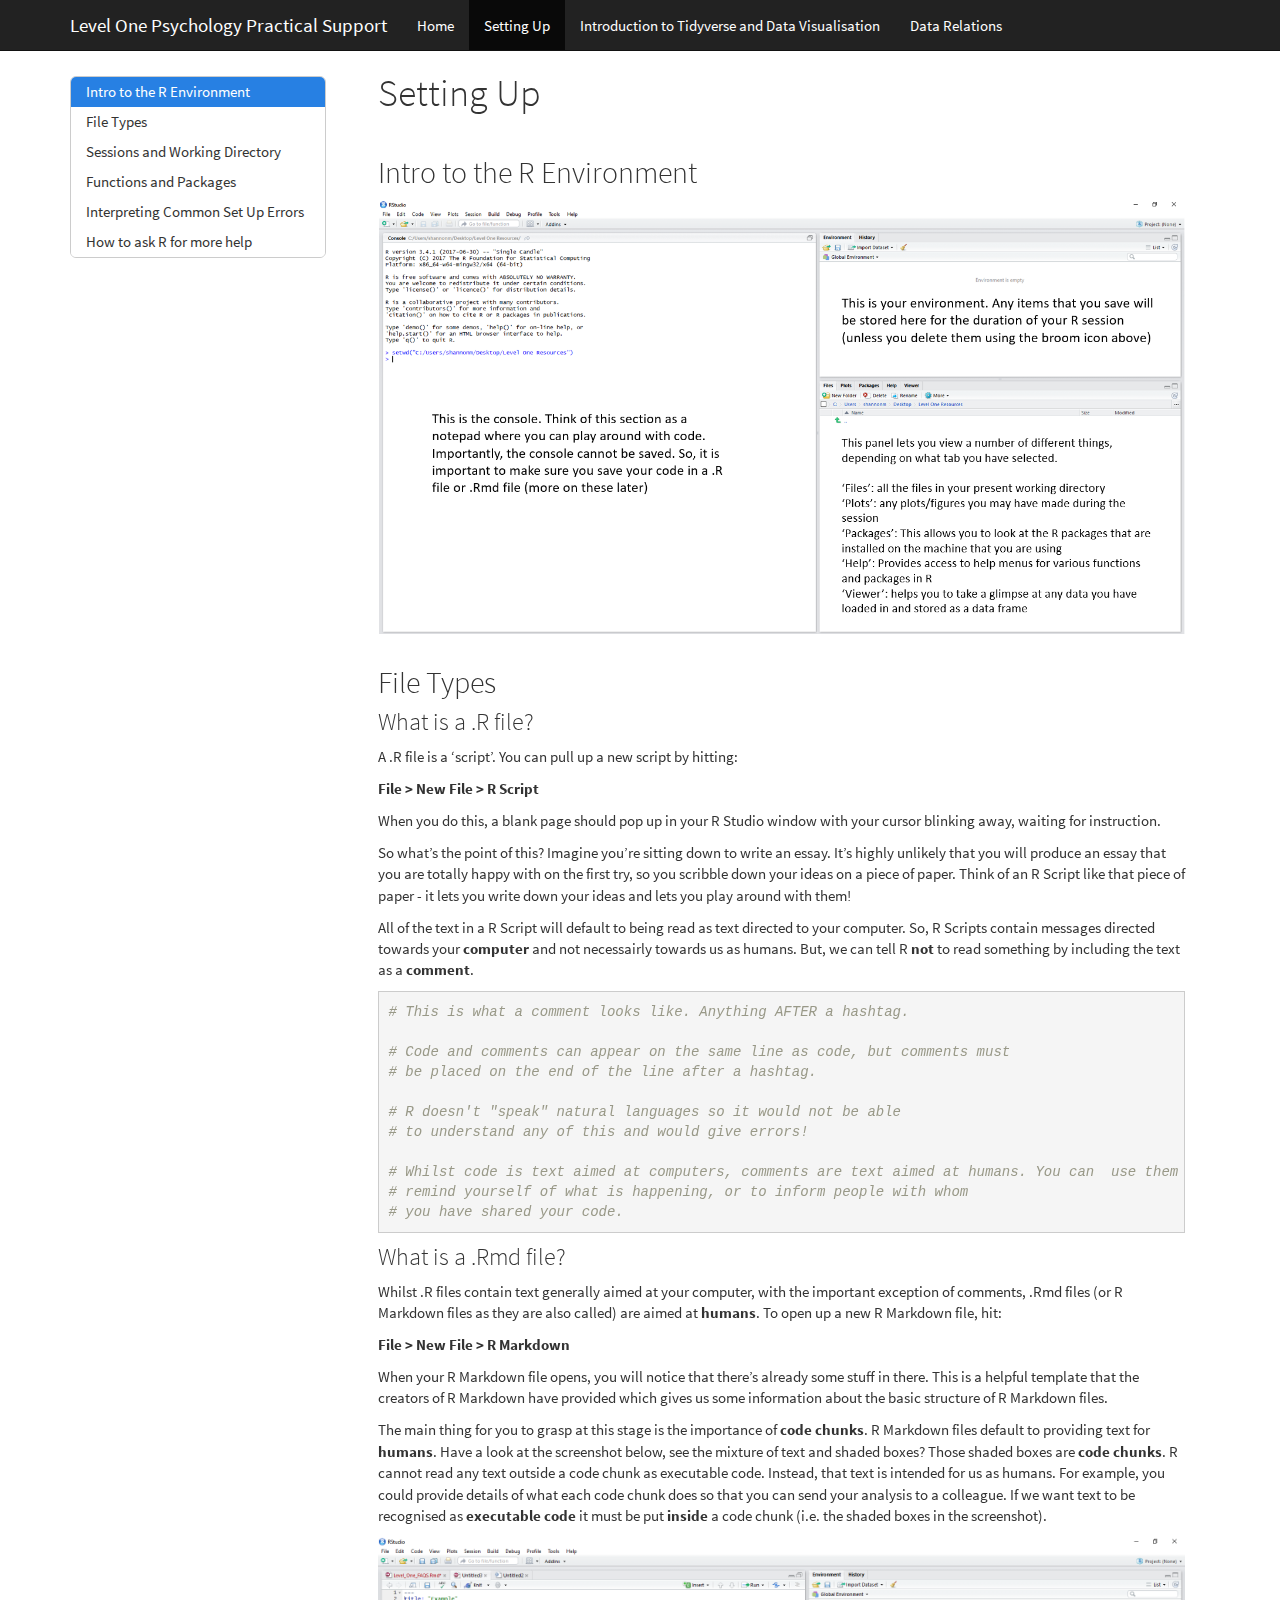
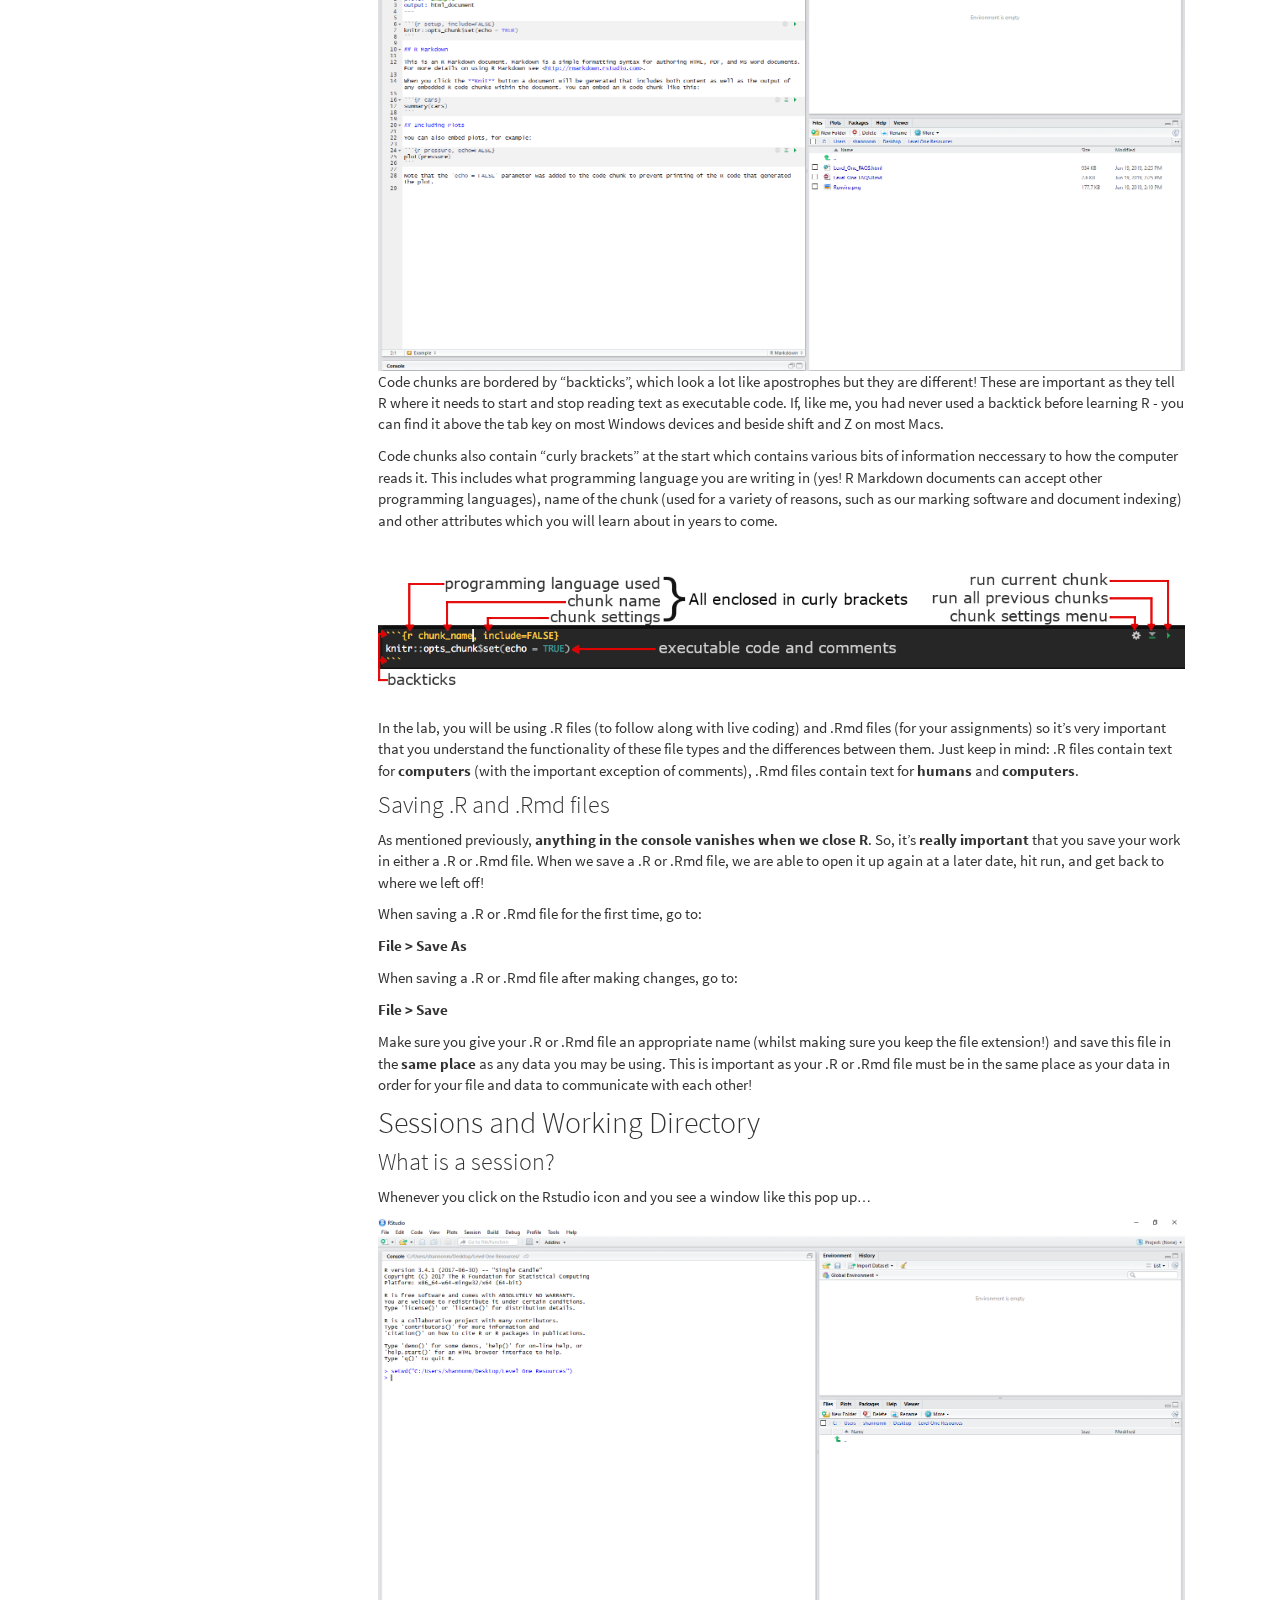
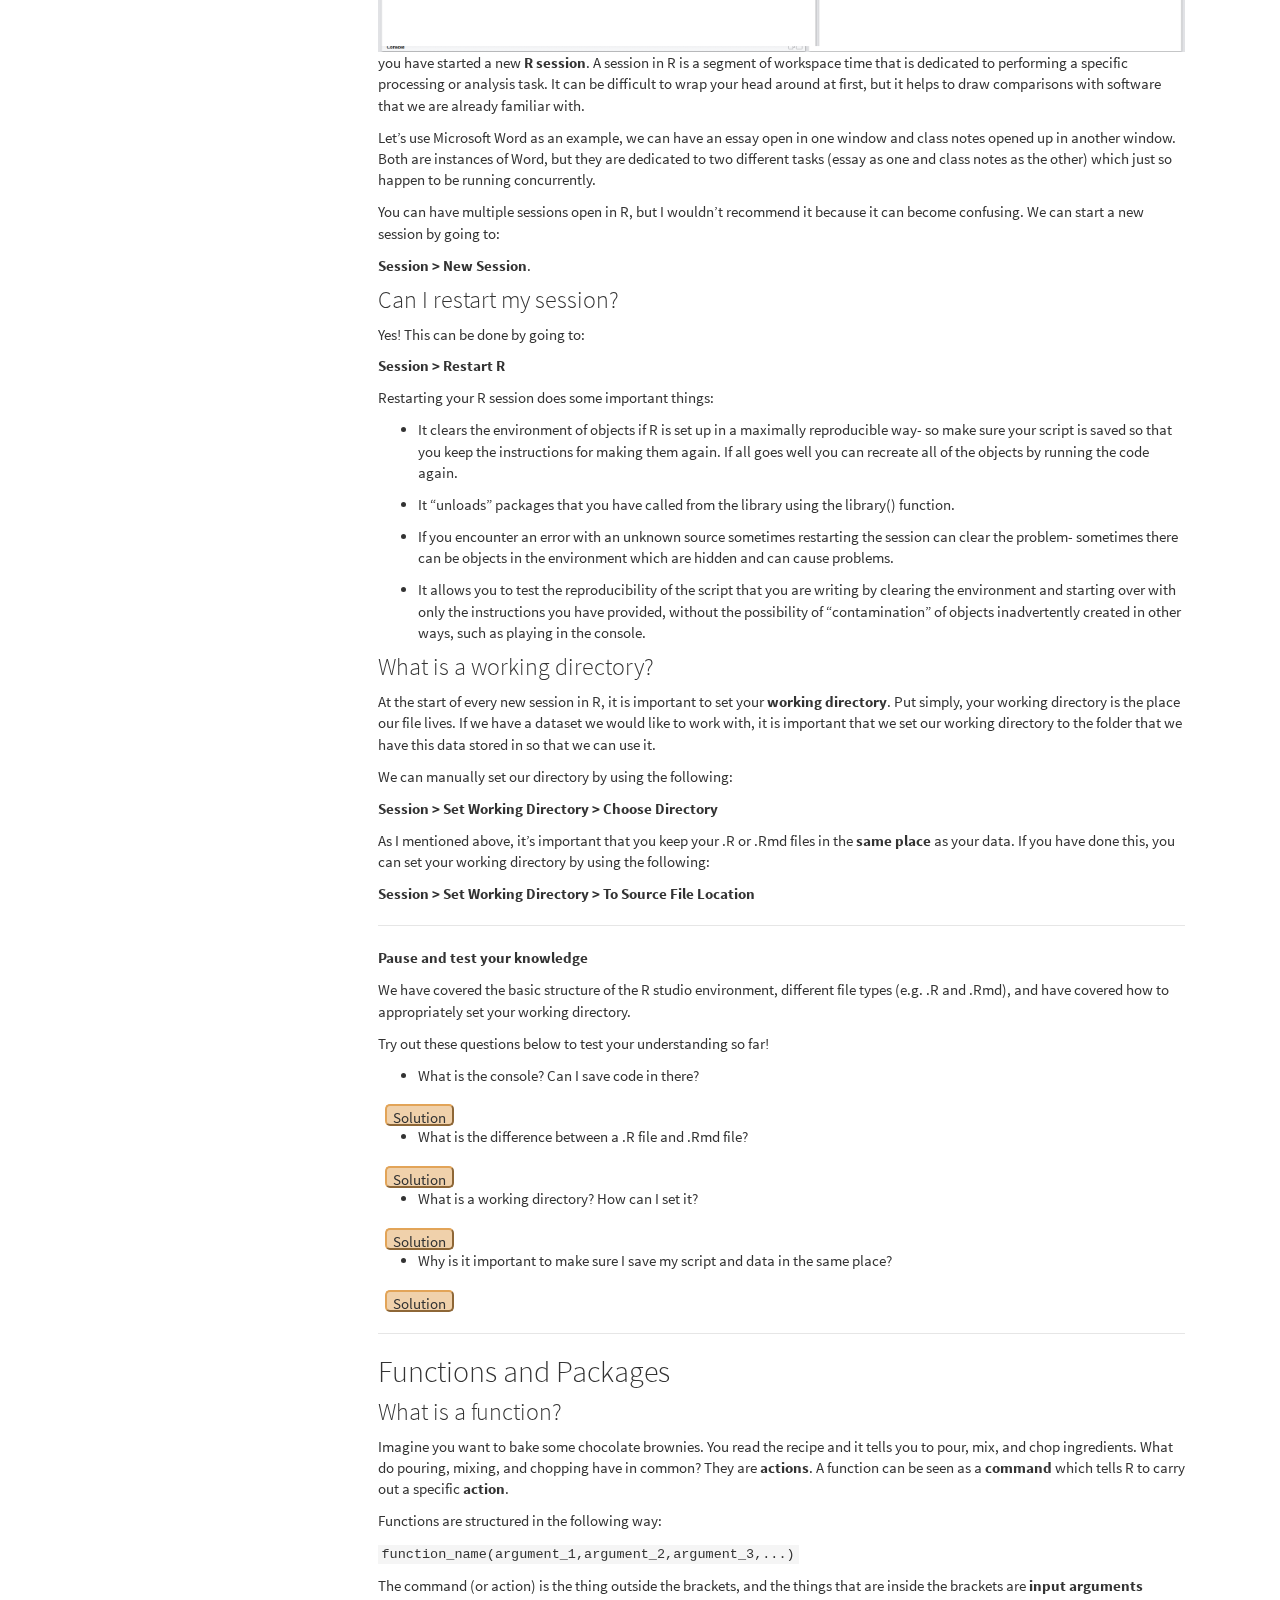
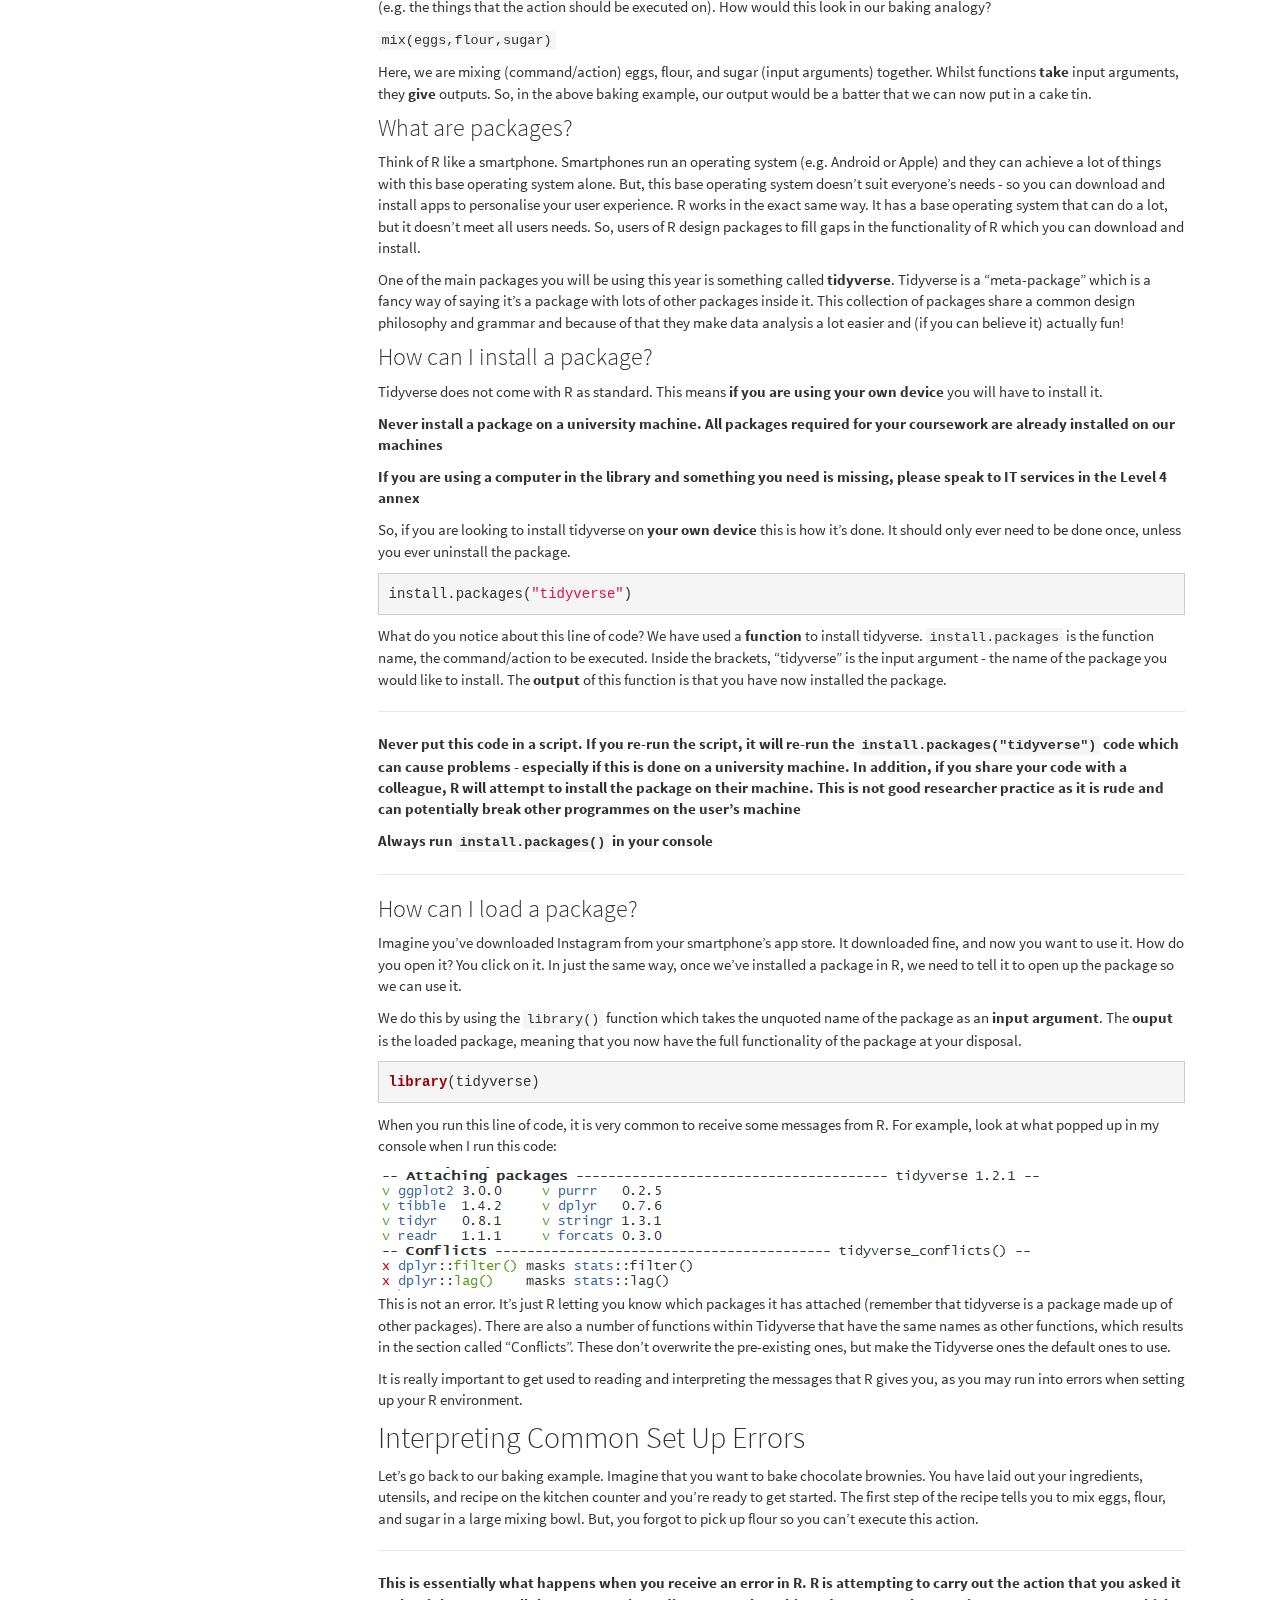
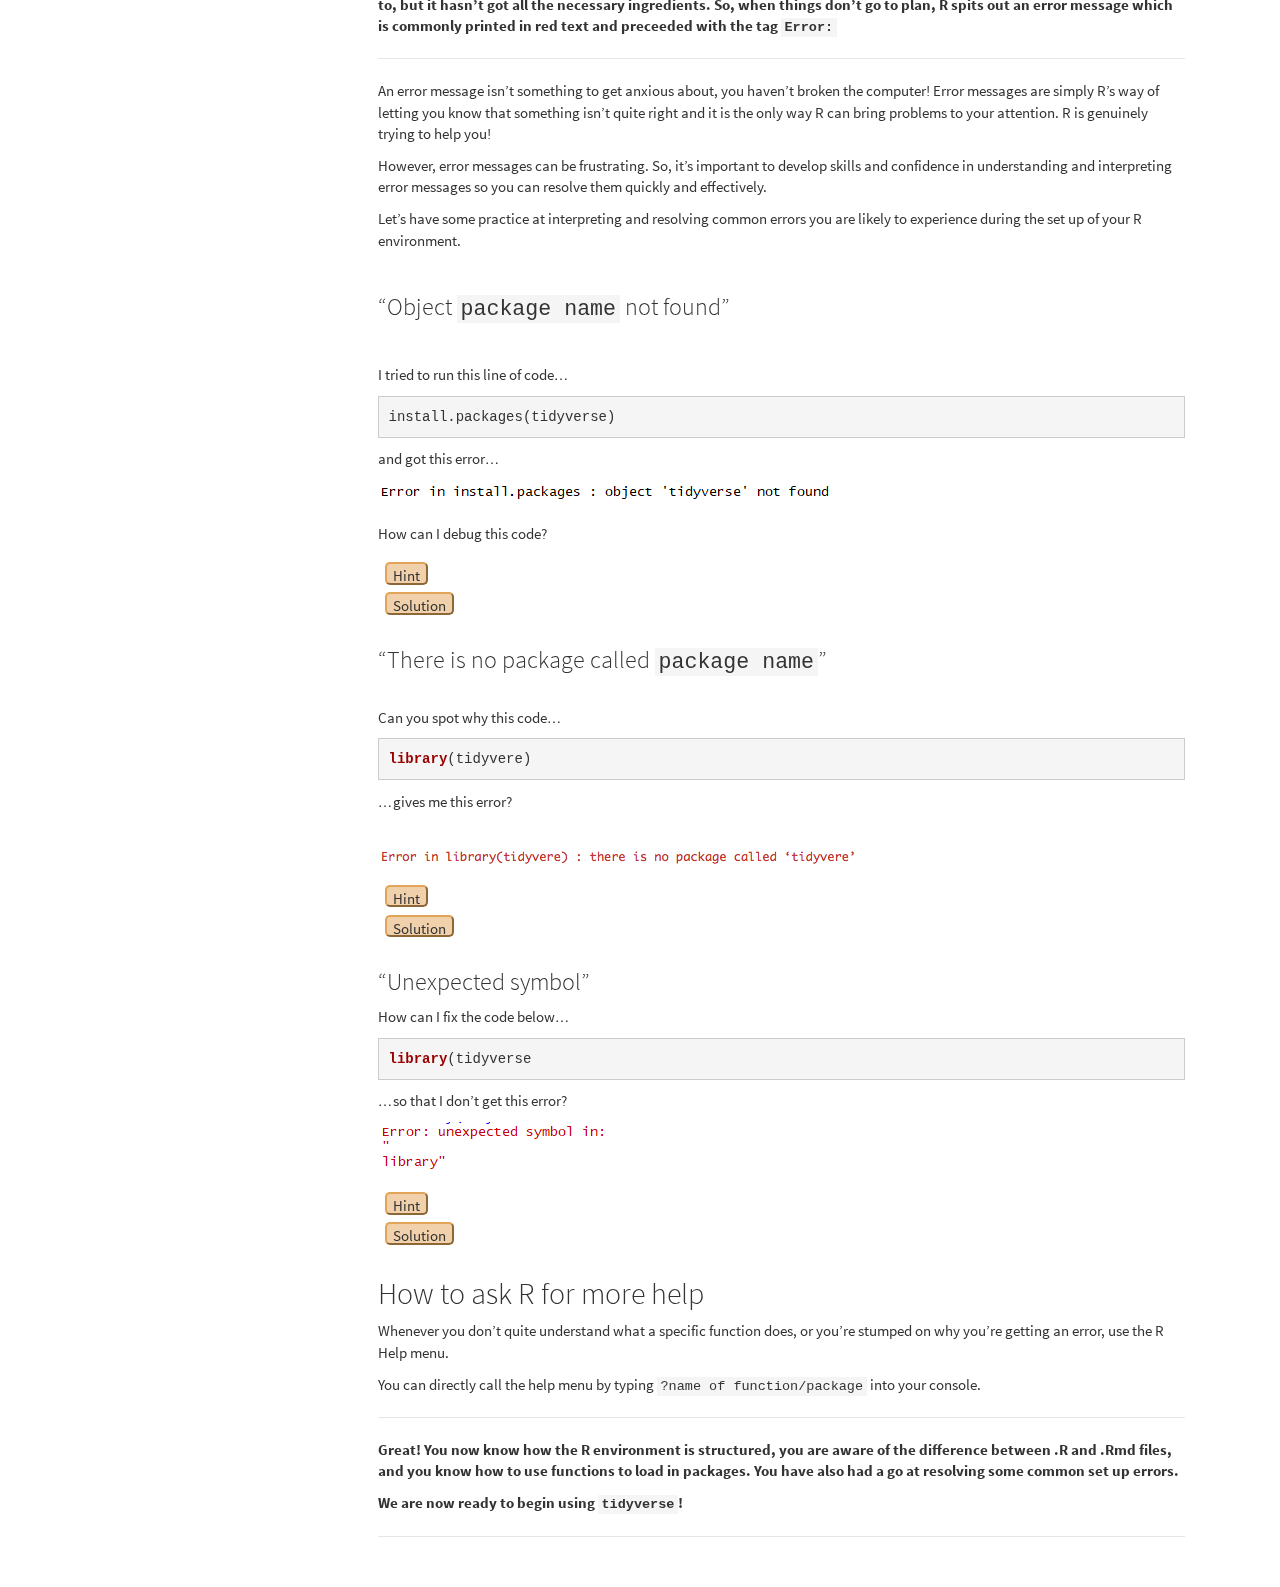
<file: docs/Setting_up.html>
<!DOCTYPE html>

<html xmlns="http://www.w3.org/1999/xhtml">

<head>

<meta charset="utf-8" />
<meta http-equiv="Content-Type" content="text/html; charset=utf-8" />
<meta name="generator" content="pandoc" />




<title>Setting Up</title>

<script src="site_libs/jquery-1.11.3/jquery.min.js"></script>
<meta name="viewport" content="width=device-width, initial-scale=1" />
<link href="site_libs/bootstrap-3.3.5/css/cosmo.min.css" rel="stylesheet" />
<script src="site_libs/bootstrap-3.3.5/js/bootstrap.min.js"></script>
<script src="site_libs/bootstrap-3.3.5/shim/html5shiv.min.js"></script>
<script src="site_libs/bootstrap-3.3.5/shim/respond.min.js"></script>
<script src="site_libs/jqueryui-1.11.4/jquery-ui.min.js"></script>
<link href="site_libs/tocify-1.9.1/jquery.tocify.css" rel="stylesheet" />
<script src="site_libs/tocify-1.9.1/jquery.tocify.js"></script>
<script src="site_libs/navigation-1.1/tabsets.js"></script>
<link href="site_libs/highlightjs-9.12.0/default.css" rel="stylesheet" />
<script src="site_libs/highlightjs-9.12.0/highlight.js"></script>

<style type="text/css">code{white-space: pre;}</style>
<style type="text/css">
  pre:not([class]) {
    background-color: white;
  }
</style>
<script type="text/javascript">
if (window.hljs) {
  hljs.configure({languages: []});
  hljs.initHighlightingOnLoad();
  if (document.readyState && document.readyState === "complete") {
    window.setTimeout(function() { hljs.initHighlighting(); }, 0);
  }
}
</script>



<style type="text/css">
h1 {
  font-size: 34px;
}
h1.title {
  font-size: 38px;
}
h2 {
  font-size: 30px;
}
h3 {
  font-size: 24px;
}
h4 {
  font-size: 18px;
}
h5 {
  font-size: 16px;
}
h6 {
  font-size: 12px;
}
.table th:not([align]) {
  text-align: left;
}
</style>

<link rel="stylesheet" href="webex.css" type="text/css" />



<style type = "text/css">
.main-container {
  max-width: 940px;
  margin-left: auto;
  margin-right: auto;
}
code {
  color: inherit;
  background-color: rgba(0, 0, 0, 0.04);
}
img {
  max-width:100%;
  height: auto;
}
.tabbed-pane {
  padding-top: 12px;
}
.html-widget {
  margin-bottom: 20px;
}
button.code-folding-btn:focus {
  outline: none;
}
summary {
  display: list-item;
}
</style>


<style type="text/css">
/* padding for bootstrap navbar */
body {
  padding-top: 51px;
  padding-bottom: 40px;
}
/* offset scroll position for anchor links (for fixed navbar)  */
.section h1 {
  padding-top: 56px;
  margin-top: -56px;
}
.section h2 {
  padding-top: 56px;
  margin-top: -56px;
}
.section h3 {
  padding-top: 56px;
  margin-top: -56px;
}
.section h4 {
  padding-top: 56px;
  margin-top: -56px;
}
.section h5 {
  padding-top: 56px;
  margin-top: -56px;
}
.section h6 {
  padding-top: 56px;
  margin-top: -56px;
}
.dropdown-submenu {
  position: relative;
}
.dropdown-submenu>.dropdown-menu {
  top: 0;
  left: 100%;
  margin-top: -6px;
  margin-left: -1px;
  border-radius: 0 6px 6px 6px;
}
.dropdown-submenu:hover>.dropdown-menu {
  display: block;
}
.dropdown-submenu>a:after {
  display: block;
  content: " ";
  float: right;
  width: 0;
  height: 0;
  border-color: transparent;
  border-style: solid;
  border-width: 5px 0 5px 5px;
  border-left-color: #cccccc;
  margin-top: 5px;
  margin-right: -10px;
}
.dropdown-submenu:hover>a:after {
  border-left-color: #ffffff;
}
.dropdown-submenu.pull-left {
  float: none;
}
.dropdown-submenu.pull-left>.dropdown-menu {
  left: -100%;
  margin-left: 10px;
  border-radius: 6px 0 6px 6px;
}
</style>

<script>
// manage active state of menu based on current page
$(document).ready(function () {
  // active menu anchor
  href = window.location.pathname
  href = href.substr(href.lastIndexOf('/') + 1)
  if (href === "")
    href = "index.html";
  var menuAnchor = $('a[href="' + href + '"]');

  // mark it active
  menuAnchor.parent().addClass('active');

  // if it's got a parent navbar menu mark it active as well
  menuAnchor.closest('li.dropdown').addClass('active');
});
</script>

<!-- tabsets -->

<style type="text/css">
.tabset-dropdown > .nav-tabs {
  display: inline-table;
  max-height: 500px;
  min-height: 44px;
  overflow-y: auto;
  background: white;
  border: 1px solid #ddd;
  border-radius: 4px;
}

.tabset-dropdown > .nav-tabs > li.active:before {
  content: "";
  font-family: 'Glyphicons Halflings';
  display: inline-block;
  padding: 10px;
  border-right: 1px solid #ddd;
}

.tabset-dropdown > .nav-tabs.nav-tabs-open > li.active:before {
  content: "&#xe258;";
  border: none;
}

.tabset-dropdown > .nav-tabs.nav-tabs-open:before {
  content: "";
  font-family: 'Glyphicons Halflings';
  display: inline-block;
  padding: 10px;
  border-right: 1px solid #ddd;
}

.tabset-dropdown > .nav-tabs > li.active {
  display: block;
}

.tabset-dropdown > .nav-tabs > li > a,
.tabset-dropdown > .nav-tabs > li > a:focus,
.tabset-dropdown > .nav-tabs > li > a:hover {
  border: none;
  display: inline-block;
  border-radius: 4px;
}

.tabset-dropdown > .nav-tabs.nav-tabs-open > li {
  display: block;
  float: none;
}

.tabset-dropdown > .nav-tabs > li {
  display: none;
}
</style>

<script>
$(document).ready(function () {
  window.buildTabsets("TOC");
});

$(document).ready(function () {
  $('.tabset-dropdown > .nav-tabs > li').click(function () {
    $(this).parent().toggleClass('nav-tabs-open')
  });
});
</script>

<!-- code folding -->



<script>
$(document).ready(function ()  {

    // move toc-ignore selectors from section div to header
    $('div.section.toc-ignore')
        .removeClass('toc-ignore')
        .children('h1,h2,h3,h4,h5').addClass('toc-ignore');

    // establish options
    var options = {
      selectors: "h1,h2,h3",
      theme: "bootstrap3",
      context: '.toc-content',
      hashGenerator: function (text) {
        return text.replace(/[.\\/?&!#<>]/g, '').replace(/\s/g, '_').toLowerCase();
      },
      ignoreSelector: ".toc-ignore",
      scrollTo: 0
    };
    options.showAndHide = true;
    options.smoothScroll = true;

    // tocify
    var toc = $("#TOC").tocify(options).data("toc-tocify");
});
</script>

<style type="text/css">

#TOC {
  margin: 25px 0px 20px 0px;
}
@media (max-width: 768px) {
#TOC {
  position: relative;
  width: 100%;
}
}


.toc-content {
  padding-left: 30px;
  padding-right: 40px;
}

div.main-container {
  max-width: 1200px;
}

div.tocify {
  width: 20%;
  max-width: 260px;
  max-height: 85%;
}

@media (min-width: 768px) and (max-width: 991px) {
  div.tocify {
    width: 25%;
  }
}

@media (max-width: 767px) {
  div.tocify {
    width: 100%;
    max-width: none;
  }
}

.tocify ul, .tocify li {
  line-height: 20px;
}

.tocify-subheader .tocify-item {
  font-size: 0.90em;
}

.tocify .list-group-item {
  border-radius: 0px;
}


</style>



</head>

<body>


<div class="container-fluid main-container">


<!-- setup 3col/9col grid for toc_float and main content  -->
<div class="row-fluid">
<div class="col-xs-12 col-sm-4 col-md-3">
<div id="TOC" class="tocify">
</div>
</div>

<div class="toc-content col-xs-12 col-sm-8 col-md-9">




<div class="navbar navbar-default  navbar-fixed-top" role="navigation">
  <div class="container">
    <div class="navbar-header">
      <button type="button" class="navbar-toggle collapsed" data-toggle="collapse" data-target="#navbar">
        <span class="icon-bar"></span>
        <span class="icon-bar"></span>
        <span class="icon-bar"></span>
      </button>
      <a class="navbar-brand" href="index.html">Level One Psychology Practical Support</a>
    </div>
    <div id="navbar" class="navbar-collapse collapse">
      <ul class="nav navbar-nav">
        <li>
  <a href="index.html">Home</a>
</li>
<li>
  <a href="Setting_up.html">Setting Up</a>
</li>
<li>
  <a href="Intro_Tidyverse.html">Introduction to Tidyverse and Data Visualisation</a>
</li>
<li>
  <a href="Data_Relations.html">Data Relations</a>
</li>
      </ul>
      <ul class="nav navbar-nav navbar-right">
        
      </ul>
    </div><!--/.nav-collapse -->
  </div><!--/.container -->
</div><!--/.navbar -->

<div class="fluid-row" id="header">



<h1 class="title toc-ignore">Setting Up</h1>

</div>


<p><br></p>
<div id="intro-to-the-r-environment" class="section level2">
<h2>Intro to the R Environment</h2>
<div class="figure">
<img src="Renviro.png" />

</div>
<p><br></p>
</div>
<div id="file-types" class="section level2">
<h2>File Types</h2>
<div id="what-is-a-.r-file" class="section level3">
<h3>What is a .R file?</h3>
<p>A .R file is a ‘script’. You can pull up a new script by hitting:</p>
<p><strong>File &gt; New File &gt; R Script</strong></p>
<p>When you do this, a blank page should pop up in your R Studio window with your cursor blinking away, waiting for instruction.</p>
<p>So what’s the point of this? Imagine you’re sitting down to write an essay. It’s highly unlikely that you will produce an essay that you are totally happy with on the first try, so you scribble down your ideas on a piece of paper. Think of an R Script like that piece of paper - it lets you write down your ideas and lets you play around with them!</p>
<p>All of the text in a R Script will default to being read as text directed to your computer. So, R Scripts contain messages directed towards your <strong>computer</strong> and not necessairly towards us as humans. But, we can tell R <strong>not</strong> to read something by including the text as a <strong>comment</strong>.</p>
<pre class="r"><code># This is what a comment looks like. Anything AFTER a hashtag.

# Code and comments can appear on the same line as code, but comments must
# be placed on the end of the line after a hashtag.

# R doesn&#39;t &quot;speak&quot; natural languages so it would not be able 
# to understand any of this and would give errors!

# Whilst code is text aimed at computers, comments are text aimed at humans. You can  use them to put notes in scripts to
# remind yourself of what is happening, or to inform people with whom
# you have shared your code.</code></pre>
</div>
<div id="what-is-a-.rmd-file" class="section level3">
<h3>What is a .Rmd file?</h3>
<p>Whilst .R files contain text generally aimed at your computer, with the important exception of comments, .Rmd files (or R Markdown files as they are also called) are aimed at <strong>humans</strong>. To open up a new R Markdown file, hit:</p>
<p><strong>File &gt; New File &gt; R Markdown</strong></p>
<p>When your R Markdown file opens, you will notice that there’s already some stuff in there. This is a helpful template that the creators of R Markdown have provided which gives us some information about the basic structure of R Markdown files.</p>
<p>The main thing for you to grasp at this stage is the importance of <strong>code chunks</strong>. R Markdown files default to providing text for <strong>humans</strong>. Have a look at the screenshot below, see the mixture of text and shaded boxes? Those shaded boxes are <strong>code chunks</strong>. R cannot read any text outside a code chunk as executable code. Instead, that text is intended for us as humans. For example, you could provide details of what each code chunk does so that you can send your analysis to a colleague. If we want text to be recognised as <strong>executable code</strong> it must be put <strong>inside</strong> a code chunk (i.e. the shaded boxes in the screenshot).</p>
<div class="figure">
<img src="RMark.png" />

</div>
<p>Code chunks are bordered by “backticks”, which look a lot like apostrophes but they are different! These are important as they tell R where it needs to start and stop reading text as executable code. If, like me, you had never used a backtick before learning R - you can find it above the tab key on most Windows devices and beside shift and Z on most Macs.</p>
<p>Code chunks also contain “curly brackets” at the start which contains various bits of information neccessary to how the computer reads it. This includes what programming language you are writing in (yes! R Markdown documents can accept other programming languages), name of the chunk (used for a variety of reasons, such as our marking software and document indexing) and other attributes which you will learn about in years to come.</p>
<p><br></p>
<div class="figure">
<img src="chunk.png" />

</div>
<p><br></p>
<p>In the lab, you will be using .R files (to follow along with live coding) and .Rmd files (for your assignments) so it’s very important that you understand the functionality of these file types and the differences between them. Just keep in mind: .R files contain text for <strong>computers</strong> (with the important exception of comments), .Rmd files contain text for <strong>humans</strong> and <strong>computers</strong>.</p>
</div>
<div id="saving-.r-and-.rmd-files" class="section level3">
<h3>Saving .R and .Rmd files</h3>
<p>As mentioned previously, <strong>anything in the console vanishes when we close R</strong>. So, it’s <strong>really important</strong> that you save your work in either a .R or .Rmd file. When we save a .R or .Rmd file, we are able to open it up again at a later date, hit run, and get back to where we left off!</p>
<p>When saving a .R or .Rmd file for the first time, go to:</p>
<p><strong>File &gt; Save As</strong></p>
<p>When saving a .R or .Rmd file after making changes, go to:</p>
<p><strong>File &gt; Save</strong></p>
<p>Make sure you give your .R or .Rmd file an appropriate name (whilst making sure you keep the file extension!) and save this file in the <strong>same place</strong> as any data you may be using. This is important as your .R or .Rmd file must be in the same place as your data in order for your file and data to communicate with each other!</p>
</div>
</div>
<div id="sessions-and-working-directory" class="section level2">
<h2>Sessions and Working Directory</h2>
<div id="what-is-a-session" class="section level3">
<h3>What is a session?</h3>
<p>Whenever you click on the Rstudio icon and you see a window like this pop up…</p>
<div class="figure">
<img src="RSesh.png" />

</div>
<p>you have started a new <strong>R session</strong>. A session in R is a segment of workspace time that is dedicated to performing a specific processing or analysis task. It can be difficult to wrap your head around at first, but it helps to draw comparisons with software that we are already familiar with.</p>
<p>Let’s use Microsoft Word as an example, we can have an essay open in one window and class notes opened up in another window. Both are instances of Word, but they are dedicated to two different tasks (essay as one and class notes as the other) which just so happen to be running concurrently.</p>
<p>You can have multiple sessions open in R, but I wouldn’t recommend it because it can become confusing. We can start a new session by going to:</p>
<p><strong>Session &gt; New Session</strong>.</p>
</div>
<div id="can-i-restart-my-session" class="section level3">
<h3>Can I restart my session?</h3>
<p>Yes! This can be done by going to:</p>
<p><strong>Session &gt; Restart R</strong></p>
<p>Restarting your R session does some important things:</p>
<ul>
<li><p>It clears the environment of objects if R is set up in a maximally reproducible way- so make sure your script is saved so that you keep the instructions for making them again. If all goes well you can recreate all of the objects by running the code again.</p></li>
<li><p>It “unloads” packages that you have called from the library using the library() function.</p></li>
<li><p>If you encounter an error with an unknown source sometimes restarting the session can clear the problem- sometimes there can be objects in the environment which are hidden and can cause problems.</p></li>
<li><p>It allows you to test the reproducibility of the script that you are writing by clearing the environment and starting over with only the instructions you have provided, without the possibility of “contamination” of objects inadvertently created in other ways, such as playing in the console.</p></li>
</ul>
</div>
<div id="what-is-a-working-directory" class="section level3">
<h3>What is a working directory?</h3>
<p>At the start of every new session in R, it is important to set your <strong>working directory</strong>. Put simply, your working directory is the place our file lives. If we have a dataset we would like to work with, it is important that we set our working directory to the folder that we have this data stored in so that we can use it.</p>
<p>We can manually set our directory by using the following:</p>
<p><strong>Session &gt; Set Working Directory &gt; Choose Directory</strong></p>
<p>As I mentioned above, it’s important that you keep your .R or .Rmd files in the <strong>same place</strong> as your data. If you have done this, you can set your working directory by using the following:</p>
<p><strong>Session &gt; Set Working Directory &gt; To Source File Location</strong></p>
<hr />
<p><strong>Pause and test your knowledge</strong></p>
<p>We have covered the basic structure of the R studio environment, different file types (e.g. .R and .Rmd), and have covered how to appropriately set your working directory.</p>
<p>Try out these questions below to test your understanding so far!</p>
<ul>
<li>What is the console? Can I save code in there?</li>
</ul>
<div class="solution">
<button>
Solution
</button>
<p>The console is like a notepad where you can play around with code. The console is wiped at the start of every R session and <strong>cannot</strong> be saved. So, it is important to save any code that you decide to use in a .R file or .Rmd file.</p>
</div>
<ul>
<li>What is the difference between a .R file and .Rmd file?</li>
</ul>
<div class="solution">
<button>
Solution
</button>
<p>.R files contain text aimed at your <strong>computer</strong> (with the important exception of comments). In contrast, .Rmd files are a mixture of text intended for humans <strong>and</strong> computers.</p>
</div>
<ul>
<li>What is a working directory? How can I set it?</li>
</ul>
<div class="solution">
<button>
Solution
</button>
<p>The working directory is where our files “live”. The working directory must be set at the start of every new R session so that R can access the files we need. You can set your working directory in two ways:</p>
<ul>
<li>Session &gt; Set Working Directory &gt; Choose Directory</li>
<li>Session &gt; Set Working Directory &gt; To Source File Location</li>
</ul>
</div>
<ul>
<li>Why is it important to make sure I save my script and data in the same place?</li>
</ul>
<div class="solution">
<button>
Solution
</button>
<p>Analysis scripts and data must be saved in the same folder so that they can communicate with each other. R can only load in data when it is in the same location as the analysis script being used.</p>
</div>
<hr />
</div>
</div>
<div id="functions-and-packages" class="section level2">
<h2>Functions and Packages</h2>
<div id="what-is-a-function" class="section level3">
<h3>What is a function?</h3>
<p>Imagine you want to bake some chocolate brownies. You read the recipe and it tells you to pour, mix, and chop ingredients. What do pouring, mixing, and chopping have in common? They are <strong>actions</strong>. A function can be seen as a <strong>command</strong> which tells R to carry out a specific <strong>action</strong>.</p>
<p>Functions are structured in the following way:</p>
<p><code>function_name(argument_1,argument_2,argument_3,...)</code></p>
<p>The command (or action) is the thing outside the brackets, and the things that are inside the brackets are <strong>input arguments</strong> (e.g. the things that the action should be executed on). How would this look in our baking analogy?</p>
<p><code>mix(eggs,flour,sugar)</code></p>
<p>Here, we are mixing (command/action) eggs, flour, and sugar (input arguments) together. Whilst functions <strong>take</strong> input arguments, they <strong>give</strong> outputs. So, in the above baking example, our output would be a batter that we can now put in a cake tin.</p>
</div>
<div id="what-are-packages" class="section level3">
<h3>What are packages?</h3>
<p>Think of R like a smartphone. Smartphones run an operating system (e.g. Android or Apple) and they can achieve a lot of things with this base operating system alone. But, this base operating system doesn’t suit everyone’s needs - so you can download and install apps to personalise your user experience. R works in the exact same way. It has a base operating system that can do a lot, but it doesn’t meet all users needs. So, users of R design packages to fill gaps in the functionality of R which you can download and install.</p>
<p>One of the main packages you will be using this year is something called <strong>tidyverse</strong>. Tidyverse is a “meta-package” which is a fancy way of saying it’s a package with lots of other packages inside it. This collection of packages share a common design philosophy and grammar and because of that they make data analysis a lot easier and (if you can believe it) actually fun!</p>
</div>
<div id="how-can-i-install-a-package" class="section level3">
<h3>How can I install a package?</h3>
<p>Tidyverse does not come with R as standard. This means <strong>if you are using your own device</strong> you will have to install it.</p>
<p><strong>Never install a package on a university machine. All packages required for your coursework are already installed on our machines</strong></p>
<p><strong>If you are using a computer in the library and something you need is missing, please speak to IT services in the Level 4 annex</strong></p>
<p>So, if you are looking to install tidyverse on <strong>your own device</strong> this is how it’s done. It should only ever need to be done once, unless you ever uninstall the package.</p>
<pre class="r"><code>install.packages(&quot;tidyverse&quot;)</code></pre>
<p>What do you notice about this line of code? We have used a <strong>function</strong> to install tidyverse. <code>install.packages</code> is the function name, the command/action to be executed. Inside the brackets, “tidyverse” is the input argument - the name of the package you would like to install. The <strong>output</strong> of this function is that you have now installed the package.</p>
<hr />
<p><strong>Never put this code in a script. If you re-run the script, it will re-run the <code>install.packages(&quot;tidyverse&quot;)</code> code which can cause problems - especially if this is done on a university machine. In addition, if you share your code with a colleague, R will attempt to install the package on their machine. This is not good researcher practice as it is rude and can potentially break other programmes on the user’s machine</strong></p>
<p><strong>Always run <code>install.packages()</code> in your console</strong></p>
<hr />
</div>
<div id="how-can-i-load-a-package" class="section level3">
<h3>How can I load a package?</h3>
<p>Imagine you’ve downloaded Instagram from your smartphone’s app store. It downloaded fine, and now you want to use it. How do you open it? You click on it. In just the same way, once we’ve installed a package in R, we need to tell it to open up the package so we can use it.</p>
<p>We do this by using the <code>library()</code> function which takes the unquoted name of the package as an <strong>input argument</strong>. The <strong>ouput</strong> is the loaded package, meaning that you now have the full functionality of the package at your disposal.</p>
<pre class="r"><code>library(tidyverse)</code></pre>
<p>When you run this line of code, it is very common to receive some messages from R. For example, look at what popped up in my console when I run this code:</p>
<div class="figure">
<img src="tidy.png" />

</div>
<p>This is not an error. It’s just R letting you know which packages it has attached (remember that tidyverse is a package made up of other packages). There are also a number of functions within Tidyverse that have the same names as other functions, which results in the section called “Conflicts”. These don’t overwrite the pre-existing ones, but make the Tidyverse ones the default ones to use.</p>
<p>It is really important to get used to reading and interpreting the messages that R gives you, as you may run into errors when setting up your R environment.</p>
</div>
</div>
<div id="interpreting-common-set-up-errors" class="section level2">
<h2>Interpreting Common Set Up Errors</h2>
<p>Let’s go back to our baking example. Imagine that you want to bake chocolate brownies. You have laid out your ingredients, utensils, and recipe on the kitchen counter and you’re ready to get started. The first step of the recipe tells you to mix eggs, flour, and sugar in a large mixing bowl. But, you forgot to pick up flour so you can’t execute this action.</p>
<hr />
<p><strong>This is essentially what happens when you receive an error in R. R is attempting to carry out the action that you asked it to, but it hasn’t got all the necessary ingredients. So, when things don’t go to plan, R spits out an error message which is commonly printed in red text and preceeded with the tag <code>Error:</code></strong></p>
<hr />
<p>An error message isn’t something to get anxious about, you haven’t broken the computer! Error messages are simply R’s way of letting you know that something isn’t quite right and it is the only way R can bring problems to your attention. R is genuinely trying to help you!</p>
<p>However, error messages can be frustrating. So, it’s important to develop skills and confidence in understanding and interpreting error messages so you can resolve them quickly and effectively.</p>
<p>Let’s have some practice at interpreting and resolving common errors you are likely to experience during the set up of your R environment.</p>
<p><br></p>
<div id="object-package-name-not-found" class="section level3">
<h3>“Object <code>package name</code> not found”</h3>
<p><br></p>
<p>I tried to run this line of code…</p>
<pre class="r"><code>install.packages(tidyverse)</code></pre>
<p>and got this error… <br></p>
<div class="figure">
<img src="installerror.png" />

</div>
<p><br> How can I debug this code? <br></p>
<div class="solution">
<button>
Hint
</button>
<p>Have a look at the section on installing packages. Can you spot anything different about the input argument?</p>
</div>
<div class="solution">
<button>
Solution
</button>
<p><br></p>
<pre class="r"><code>install.packages(&quot;tidyverse&quot;)</code></pre>
</div>
<p><br></p>
</div>
<div id="there-is-no-package-called-package-name" class="section level3">
<h3>“There is no package called <code>package name</code>”</h3>
<p><br> Can you spot why this code…</p>
<pre class="r"><code>library(tidyvere)</code></pre>
<p>…gives me this error?</p>
<p><br> <img src="tidyerror.png" /> <br></p>
<div class="solution">
<button>
Hint
</button>
<p>R is very particular about spelling. R can’t guess what you mean!</p>
</div>
<div class="solution">
<button>
Solution
</button>
<pre class="r"><code>library(tidyverse) </code></pre>
</div>
<p><br></p>
</div>
<div id="unexpected-symbol" class="section level3">
<h3>“Unexpected symbol”</h3>
<p>How can I fix the code below…</p>
<pre class="r"><code>library(tidyverse</code></pre>
<p>…so that I don’t get this error? <br></p>
<p><img src="liberror.png" /> <br></p>
<div class="solution">
<button>
Hint
</button>
<p><img src = "Bob.jpg"></p>
</div>
<div class="solution">
<button>
Solution
</button>
<pre class="r"><code>library(tidyverse)</code></pre>
</div>
<p><br></p>
</div>
</div>
<div id="how-to-ask-r-for-more-help" class="section level2">
<h2>How to ask R for more help</h2>
<p>Whenever you don’t quite understand what a specific function does, or you’re stumped on why you’re getting an error, use the R Help menu.</p>
<p>You can directly call the help menu by typing <code>?name of function/package</code> into your console.</p>
<hr />
<p><strong>Great! You now know how the R environment is structured, you are aware of the difference between .R and .Rmd files, and you know how to use functions to load in packages. You have also had a go at resolving some common set up errors.</strong></p>
<p><strong>We are now ready to begin using <code>tidyverse</code>!</strong></p>
<hr />
</div>

<script>

/* update total correct if #total_correct exists */
update_total_correct = function() {
  if (t = document.getElementById("total_correct")) {
    t.innerHTML =
      document.getElementsByClassName("correct").length + " of " +
      document.getElementsByClassName("solveme").length + " correct";
  }
}

/* solution button toggling function */
b_func = function() {
  var cl = this.parentElement.classList;
  if (cl.contains('open')) {
    cl.remove("open");
  } else {
    cl.add("open");
  }
}

/* function for checking solveme answers */
solveme_func = function(e) {
  var real_answers = JSON.parse(this.dataset.answer);
  var my_answer = this.value;
  var cl = this.classList;
  if (cl.contains("ignorecase")) {
    my_answer = my_answer.toLowerCase();
  }
  if (cl.contains("nospaces")) {
    my_answer = my_answer.replace(/ /g, "");
  }
  
  if (my_answer !== "" & real_answers.includes(my_answer)) {
    cl.add("correct");
  } else {
    cl.remove("correct");
  }
  update_total_correct();
}

window.onload = function() {
  /* set up solution buttons */
  var buttons = document.getElementsByTagName("button");

  for (var i = 0; i < buttons.length; i++) {
    if (buttons[i].parentElement.classList.contains('solution')) {
      buttons[i].onclick = b_func;
    }
  }
  
  /* set up solveme inputs */
  var solveme = document.getElementsByClassName("solveme");

  for (var i = 0; i < solveme.length; i++) {
    /* make sure input boxes don't auto-anything */
    solveme[i].setAttribute("autocomplete","off");
    solveme[i].setAttribute("autocorrect", "off");
    solveme[i].setAttribute("autocapitalize", "off"); 
    solveme[i].setAttribute("spellcheck", "false");
    solveme[i].value = "";
    
    /* adjust answer for ignorecase or nospaces */
    var cl = solveme[i].classList;
    var real_answer = solveme[i].dataset.answer;
    if (cl.contains("ignorecase")) {
      real_answer = real_answer.toLowerCase();
    }
    if (cl.contains("nospaces")) {
      real_answer = real_answer.replace(/ /g, "");
    }
    solveme[i].dataset.answer = real_answer;
    
    /* attach checking function */
    solveme[i].onkeyup = solveme_func;
    solveme[i].onchange = solveme_func;
  }
  
  update_total_correct();
}

</script>


</div>
</div>

</div>

<script>

// add bootstrap table styles to pandoc tables
function bootstrapStylePandocTables() {
  $('tr.header').parent('thead').parent('table').addClass('table table-condensed');
}
$(document).ready(function () {
  bootstrapStylePandocTables();
});


</script>

<!-- dynamically load mathjax for compatibility with self-contained -->
<script>
  (function () {
    var script = document.createElement("script");
    script.type = "text/javascript";
    script.src  = "https://mathjax.rstudio.com/latest/MathJax.js?config=TeX-AMS-MML_HTMLorMML";
    document.getElementsByTagName("head")[0].appendChild(script);
  })();
</script>

</body>
</html>
</file>
<file: site_libs/highlightjs-9.12.0/default.css>
.hljs-literal {
  color: #990073;
}

.hljs-number {
  color: #099;
}

.hljs-comment {
  color: #998;
  font-style: italic;
}

.hljs-keyword {
  color: #900;
  font-weight: bold;
}

.hljs-string {
  color: #d14;
}
</file>
<file: webex.css>
p.caption {
  color: #777;
  margin-top: 10px;
}
p code {
  white-space: inherit;
}
pre {
  word-break: normal;
  word-wrap: normal;
}
pre code {
  white-space: inherit;
}

.logo {
  height: 150px;
  width: 150px;
  float: right;
}

.join {
  height: 150px;
  width: 200px;
  float: right;
  clear: right;
}

/* webex style */

/* styles for solveme */
.solveme { border: 2px dotted orange; }
.solveme.correct { border: 2px solid green; }
/* styles for hidden solutions */
.solution {
    height: 2em;
    overflow-y: hidden;
    padding: 0.5em;
}
.solution.open {
    height: auto;
    background-color: rgba(0, 0, 0, 0.1);
    border-radius: 5px;
}
.solution button {
    height: 1.5em;
    margin-bottom: 0.5em;
    background-color: rgba(226, 164, 88, .5);
    border-color: rgba(226, 164, 88, 1);
    border-radius: 5px;
}
.solution button:hover {
    background-color: rgba(255, 255, 255, 1);
    border-color: rgba(226, 164, 88, 1);
}
.solution pre.sourceCode {
    border-color: green;
}
</file>
<file: docs/site_libs/highlightjs-9.12.0/default.css>
.hljs-literal {
  color: #990073;
}

.hljs-number {
  color: #099;
}

.hljs-comment {
  color: #998;
  font-style: italic;
}

.hljs-keyword {
  color: #900;
  font-weight: bold;
}

.hljs-string {
  color: #d14;
}
</file>
<file: docs/webex.css>
p.caption {
  color: #777;
  margin-top: 10px;
}
p code {
  white-space: inherit;
}
pre {
  word-break: normal;
  word-wrap: normal;
}
pre code {
  white-space: inherit;
}

.logo {
  height: 150px;
  width: 150px;
  float: right;
}

.join {
  height: 150px;
  width: 200px;
  float: right;
  clear: right;
}

/* webex style */

/* styles for solveme */
.solveme { border: 2px dotted orange; }
.solveme.correct { border: 2px solid green; }
/* styles for hidden solutions */
.solution {
    height: 2em;
    overflow-y: hidden;
    padding: 0.5em;
}
.solution.open {
    height: auto;
    background-color: rgba(0, 0, 0, 0.1);
    border-radius: 5px;
}
.solution button {
    height: 1.5em;
    margin-bottom: 0.5em;
    background-color: rgba(226, 164, 88, .5);
    border-color: rgba(226, 164, 88, 1);
    border-radius: 5px;
}
.solution button:hover {
    background-color: rgba(255, 255, 255, 1);
    border-color: rgba(226, 164, 88, 1);
}
.solution pre.sourceCode {
    border-color: green;
}
</file>
<file: site_libs/bootstrap-3.3.5/css/cosmo.min.css>
@font-face {
  font-family: 'Source Sans Pro';
  font-style: normal;
  font-weight: 300;
  src: url(fonts/SourceSansProLight.ttf) format('truetype');
}
@font-face {
  font-family: 'Source Sans Pro';
  font-style: normal;
  font-weight: 400;
  src: url(fonts/SourceSansPro.ttf) format('truetype');
}
@font-face {
  font-family: 'Source Sans Pro';
  font-style: normal;
  font-weight: 700;
  src: url(fonts/SourceSansProBold.ttf) format('truetype');
}

/*!
 * bootswatch v3.3.6
 * Homepage: http://bootswatch.com
 * Copyright 2012-2015 Thomas Park
 * Licensed under MIT
 * Based on Bootstrap
*//*!
 * Bootstrap v3.3.6 (http://getbootstrap.com)
 * Copyright 2011-2015 Twitter, Inc.
 * Licensed under MIT (https://github.com/twbs/bootstrap/blob/master/LICENSE)
 *//*! normalize.css v3.0.3 | MIT License | github.com/necolas/normalize.css */html{font-family:sans-serif;-ms-text-size-adjust:100%;-webkit-text-size-adjust:100%}body{margin:0}article,aside,details,figcaption,figure,footer,header,hgroup,main,menu,nav,section,summary{display:block}audio,canvas,progress,video{display:inline-block;vertical-align:baseline}audio:not([controls]){display:none;height:0}[hidden],template{display:none}a{background-color:transparent}a:active,a:hover{outline:0}abbr[title]{border-bottom:1px dotted}b,strong{font-weight:bold}dfn{font-style:italic}h1{font-size:2em;margin:0.67em 0}mark{background:#ff0;color:#000}small{font-size:80%}sub,sup{font-size:75%;line-height:0;position:relative;vertical-align:baseline}sup{top:-0.5em}sub{bottom:-0.25em}img{border:0}svg:not(:root){overflow:hidden}figure{margin:1em 40px}hr{-webkit-box-sizing:content-box;-moz-box-sizing:content-box;box-sizing:content-box;height:0}pre{overflow:auto}code,kbd,pre,samp{font-family:monospace, monospace;font-size:1em}button,input,optgroup,select,textarea{color:inherit;font:inherit;margin:0}button{overflow:visible}button,select{text-transform:none}button,html input[type="button"],input[type="reset"],input[type="submit"]{-webkit-appearance:button;cursor:pointer}button[disabled],html input[disabled]{cursor:default}button::-moz-focus-inner,input::-moz-focus-inner{border:0;padding:0}input{line-height:normal}input[type="checkbox"],input[type="radio"]{-webkit-box-sizing:border-box;-moz-box-sizing:border-box;box-sizing:border-box;padding:0}input[type="number"]::-webkit-inner-spin-button,input[type="number"]::-webkit-outer-spin-button{height:auto}input[type="search"]{-webkit-appearance:textfield;-webkit-box-sizing:content-box;-moz-box-sizing:content-box;box-sizing:content-box}input[type="search"]::-webkit-search-cancel-button,input[type="search"]::-webkit-search-decoration{-webkit-appearance:none}fieldset{border:1px solid #c0c0c0;margin:0 2px;padding:0.35em 0.625em 0.75em}legend{border:0;padding:0}textarea{overflow:auto}optgroup{font-weight:bold}table{border-collapse:collapse;border-spacing:0}td,th{padding:0}/*! Source: https://github.com/h5bp/html5-boilerplate/blob/master/src/css/main.css */@media print{*,*:before,*:after{background:transparent !important;color:#000 !important;-webkit-box-shadow:none !important;box-shadow:none !important;text-shadow:none !important}a,a:visited{text-decoration:underline}a[href]:after{content:" (" attr(href) ")"}abbr[title]:after{content:" (" attr(title) ")"}a[href^="#"]:after,a[href^="javascript:"]:after{content:""}pre,blockquote{border:1px solid #999;page-break-inside:avoid}thead{display:table-header-group}tr,img{page-break-inside:avoid}img{max-width:100% !important}p,h2,h3{orphans:3;widows:3}h2,h3{page-break-after:avoid}.navbar{display:none}.btn>.caret,.dropup>.btn>.caret{border-top-color:#000 !important}.label{border:1px solid #000}.table{border-collapse:collapse !important}.table td,.table th{background-color:#fff !important}.table-bordered th,.table-bordered td{border:1px solid #ddd !important}}@font-face{font-family:'Glyphicons Halflings';src:url('../fonts/glyphicons-halflings-regular.eot');src:url('../fonts/glyphicons-halflings-regular.eot?#iefix') format('embedded-opentype'),url('../fonts/glyphicons-halflings-regular.woff') format('woff'),url('../fonts/glyphicons-halflings-regular.ttf') format('truetype'),url('../fonts/glyphicons-halflings-regular.svg#glyphicons_halflingsregular') format('svg')}.glyphicon{position:relative;top:1px;display:inline-block;font-family:'Glyphicons Halflings';font-style:normal;font-weight:normal;line-height:1;-webkit-font-smoothing:antialiased;-moz-osx-font-smoothing:grayscale}.glyphicon-asterisk:before{content:"\002a"}.glyphicon-plus:before{content:"\002b"}.glyphicon-euro:before,.glyphicon-eur:before{content:"\20ac"}.glyphicon-minus:before{content:"\2212"}.glyphicon-cloud:before{content:"\2601"}.glyphicon-envelope:before{content:"\2709"}.glyphicon-pencil:before{content:"\270f"}.glyphicon-glass:before{content:"\e001"}.glyphicon-music:before{content:"\e002"}.glyphicon-search:before{content:"\e003"}.glyphicon-heart:before{content:"\e005"}.glyphicon-star:before{content:"\e006"}.glyphicon-star-empty:before{content:"\e007"}.glyphicon-user:before{content:"\e008"}.glyphicon-film:before{content:"\e009"}.glyphicon-th-large:before{content:"\e010"}.glyphicon-th:before{content:"\e011"}.glyphicon-th-list:before{content:"\e012"}.glyphicon-ok:before{content:"\e013"}.glyphicon-remove:before{content:"\e014"}.glyphicon-zoom-in:before{content:"\e015"}.glyphicon-zoom-out:before{content:"\e016"}.glyphicon-off:before{content:"\e017"}.glyphicon-signal:before{content:"\e018"}.glyphicon-cog:before{content:"\e019"}.glyphicon-trash:before{content:"\e020"}.glyphicon-home:before{content:"\e021"}.glyphicon-file:before{content:"\e022"}.glyphicon-time:before{content:"\e023"}.glyphicon-road:before{content:"\e024"}.glyphicon-download-alt:before{content:"\e025"}.glyphicon-download:before{content:"\e026"}.glyphicon-upload:before{content:"\e027"}.glyphicon-inbox:before{content:"\e028"}.glyphicon-play-circle:before{content:"\e029"}.glyphicon-repeat:before{content:"\e030"}.glyphicon-refresh:before{content:"\e031"}.glyphicon-list-alt:before{content:"\e032"}.glyphicon-lock:before{content:"\e033"}.glyphicon-flag:before{content:"\e034"}.glyphicon-headphones:before{content:"\e035"}.glyphicon-volume-off:before{content:"\e036"}.glyphicon-volume-down:before{content:"\e037"}.glyphicon-volume-up:before{content:"\e038"}.glyphicon-qrcode:before{content:"\e039"}.glyphicon-barcode:before{content:"\e040"}.glyphicon-tag:before{content:"\e041"}.glyphicon-tags:before{content:"\e042"}.glyphicon-book:before{content:"\e043"}.glyphicon-bookmark:before{content:"\e044"}.glyphicon-print:before{content:"\e045"}.glyphicon-camera:before{content:"\e046"}.glyphicon-font:before{content:"\e047"}.glyphicon-bold:before{content:"\e048"}.glyphicon-italic:before{content:"\e049"}.glyphicon-text-height:before{content:"\e050"}.glyphicon-text-width:before{content:"\e051"}.glyphicon-align-left:before{content:"\e052"}.glyphicon-align-center:before{content:"\e053"}.glyphicon-align-right:before{content:"\e054"}.glyphicon-align-justify:before{content:"\e055"}.glyphicon-list:before{content:"\e056"}.glyphicon-indent-left:before{content:"\e057"}.glyphicon-indent-right:before{content:"\e058"}.glyphicon-facetime-video:before{content:"\e059"}.glyphicon-picture:before{content:"\e060"}.glyphicon-map-marker:before{content:"\e062"}.glyphicon-adjust:before{content:"\e063"}.glyphicon-tint:before{content:"\e064"}.glyphicon-edit:before{content:"\e065"}.glyphicon-share:before{content:"\e066"}.glyphicon-check:before{content:"\e067"}.glyphicon-move:before{content:"\e068"}.glyphicon-step-backward:before{content:"\e069"}.glyphicon-fast-backward:before{content:"\e070"}.glyphicon-backward:before{content:"\e071"}.glyphicon-play:before{content:"\e072"}.glyphicon-pause:before{content:"\e073"}.glyphicon-stop:before{content:"\e074"}.glyphicon-forward:before{content:"\e075"}.glyphicon-fast-forward:before{content:"\e076"}.glyphicon-step-forward:before{content:"\e077"}.glyphicon-eject:before{content:"\e078"}.glyphicon-chevron-left:before{content:"\e079"}.glyphicon-chevron-right:before{content:"\e080"}.glyphicon-plus-sign:before{content:"\e081"}.glyphicon-minus-sign:before{content:"\e082"}.glyphicon-remove-sign:before{content:"\e083"}.glyphicon-ok-sign:before{content:"\e084"}.glyphicon-question-sign:before{content:"\e085"}.glyphicon-info-sign:before{content:"\e086"}.glyphicon-screenshot:before{content:"\e087"}.glyphicon-remove-circle:before{content:"\e088"}.glyphicon-ok-circle:before{content:"\e089"}.glyphicon-ban-circle:before{content:"\e090"}.glyphicon-arrow-left:before{content:"\e091"}.glyphicon-arrow-right:before{content:"\e092"}.glyphicon-arrow-up:before{content:"\e093"}.glyphicon-arrow-down:before{content:"\e094"}.glyphicon-share-alt:before{content:"\e095"}.glyphicon-resize-full:before{content:"\e096"}.glyphicon-resize-small:before{content:"\e097"}.glyphicon-exclamation-sign:before{content:"\e101"}.glyphicon-gift:before{content:"\e102"}.glyphicon-leaf:before{content:"\e103"}.glyphicon-fire:before{content:"\e104"}.glyphicon-eye-open:before{content:"\e105"}.glyphicon-eye-close:before{content:"\e106"}.glyphicon-warning-sign:before{content:"\e107"}.glyphicon-plane:before{content:"\e108"}.glyphicon-calendar:before{content:"\e109"}.glyphicon-random:before{content:"\e110"}.glyphicon-comment:before{content:"\e111"}.glyphicon-magnet:before{content:"\e112"}.glyphicon-chevron-up:before{content:"\e113"}.glyphicon-chevron-down:before{content:"\e114"}.glyphicon-retweet:before{content:"\e115"}.glyphicon-shopping-cart:before{content:"\e116"}.glyphicon-folder-close:before{content:"\e117"}.glyphicon-folder-open:before{content:"\e118"}.glyphicon-resize-vertical:before{content:"\e119"}.glyphicon-resize-horizontal:before{content:"\e120"}.glyphicon-hdd:before{content:"\e121"}.glyphicon-bullhorn:before{content:"\e122"}.glyphicon-bell:before{content:"\e123"}.glyphicon-certificate:before{content:"\e124"}.glyphicon-thumbs-up:before{content:"\e125"}.glyphicon-thumbs-down:before{content:"\e126"}.glyphicon-hand-right:before{content:"\e127"}.glyphicon-hand-left:before{content:"\e128"}.glyphicon-hand-up:before{content:"\e129"}.glyphicon-hand-down:before{content:"\e130"}.glyphicon-circle-arrow-right:before{content:"\e131"}.glyphicon-circle-arrow-left:before{content:"\e132"}.glyphicon-circle-arrow-up:before{content:"\e133"}.glyphicon-circle-arrow-down:before{content:"\e134"}.glyphicon-globe:before{content:"\e135"}.glyphicon-wrench:before{content:"\e136"}.glyphicon-tasks:before{content:"\e137"}.glyphicon-filter:before{content:"\e138"}.glyphicon-briefcase:before{content:"\e139"}.glyphicon-fullscreen:before{content:"\e140"}.glyphicon-dashboard:before{content:"\e141"}.glyphicon-paperclip:before{content:"\e142"}.glyphicon-heart-empty:before{content:"\e143"}.glyphicon-link:before{content:"\e144"}.glyphicon-phone:before{content:"\e145"}.glyphicon-pushpin:before{content:"\e146"}.glyphicon-usd:before{content:"\e148"}.glyphicon-gbp:before{content:"\e149"}.glyphicon-sort:before{content:"\e150"}.glyphicon-sort-by-alphabet:before{content:"\e151"}.glyphicon-sort-by-alphabet-alt:before{content:"\e152"}.glyphicon-sort-by-order:before{content:"\e153"}.glyphicon-sort-by-order-alt:before{content:"\e154"}.glyphicon-sort-by-attributes:before{content:"\e155"}.glyphicon-sort-by-attributes-alt:before{content:"\e156"}.glyphicon-unchecked:before{content:"\e157"}.glyphicon-expand:before{content:"\e158"}.glyphicon-collapse-down:before{content:"\e159"}.glyphicon-collapse-up:before{content:"\e160"}.glyphicon-log-in:before{content:"\e161"}.glyphicon-flash:before{content:"\e162"}.glyphicon-log-out:before{content:"\e163"}.glyphicon-new-window:before{content:"\e164"}.glyphicon-record:before{content:"\e165"}.glyphicon-save:before{content:"\e166"}.glyphicon-open:before{content:"\e167"}.glyphicon-saved:before{content:"\e168"}.glyphicon-import:before{content:"\e169"}.glyphicon-export:before{content:"\e170"}.glyphicon-send:before{content:"\e171"}.glyphicon-floppy-disk:before{content:"\e172"}.glyphicon-floppy-saved:before{content:"\e173"}.glyphicon-floppy-remove:before{content:"\e174"}.glyphicon-floppy-save:before{content:"\e175"}.glyphicon-floppy-open:before{content:"\e176"}.glyphicon-credit-card:before{content:"\e177"}.glyphicon-transfer:before{content:"\e178"}.glyphicon-cutlery:before{content:"\e179"}.glyphicon-header:before{content:"\e180"}.glyphicon-compressed:before{content:"\e181"}.glyphicon-earphone:before{content:"\e182"}.glyphicon-phone-alt:before{content:"\e183"}.glyphicon-tower:before{content:"\e184"}.glyphicon-stats:before{content:"\e185"}.glyphicon-sd-video:before{content:"\e186"}.glyphicon-hd-video:before{content:"\e187"}.glyphicon-subtitles:before{content:"\e188"}.glyphicon-sound-stereo:before{content:"\e189"}.glyphicon-sound-dolby:before{content:"\e190"}.glyphicon-sound-5-1:before{content:"\e191"}.glyphicon-sound-6-1:before{content:"\e192"}.glyphicon-sound-7-1:before{content:"\e193"}.glyphicon-copyright-mark:before{content:"\e194"}.glyphicon-registration-mark:before{content:"\e195"}.glyphicon-cloud-download:before{content:"\e197"}.glyphicon-cloud-upload:before{content:"\e198"}.glyphicon-tree-conifer:before{content:"\e199"}.glyphicon-tree-deciduous:before{content:"\e200"}.glyphicon-cd:before{content:"\e201"}.glyphicon-save-file:before{content:"\e202"}.glyphicon-open-file:before{content:"\e203"}.glyphicon-level-up:before{content:"\e204"}.glyphicon-copy:before{content:"\e205"}.glyphicon-paste:before{content:"\e206"}.glyphicon-alert:before{content:"\e209"}.glyphicon-equalizer:before{content:"\e210"}.glyphicon-king:before{content:"\e211"}.glyphicon-queen:before{content:"\e212"}.glyphicon-pawn:before{content:"\e213"}.glyphicon-bishop:before{content:"\e214"}.glyphicon-knight:before{content:"\e215"}.glyphicon-baby-formula:before{content:"\e216"}.glyphicon-tent:before{content:"\26fa"}.glyphicon-blackboard:before{content:"\e218"}.glyphicon-bed:before{content:"\e219"}.glyphicon-apple:before{content:"\f8ff"}.glyphicon-erase:before{content:"\e221"}.glyphicon-hourglass:before{content:"\231b"}.glyphicon-lamp:before{content:"\e223"}.glyphicon-duplicate:before{content:"\e224"}.glyphicon-piggy-bank:before{content:"\e225"}.glyphicon-scissors:before{content:"\e226"}.glyphicon-bitcoin:before{content:"\e227"}.glyphicon-btc:before{content:"\e227"}.glyphicon-xbt:before{content:"\e227"}.glyphicon-yen:before{content:"\00a5"}.glyphicon-jpy:before{content:"\00a5"}.glyphicon-ruble:before{content:"\20bd"}.glyphicon-rub:before{content:"\20bd"}.glyphicon-scale:before{content:"\e230"}.glyphicon-ice-lolly:before{content:"\e231"}.glyphicon-ice-lolly-tasted:before{content:"\e232"}.glyphicon-education:before{content:"\e233"}.glyphicon-option-horizontal:before{content:"\e234"}.glyphicon-option-vertical:before{content:"\e235"}.glyphicon-menu-hamburger:before{content:"\e236"}.glyphicon-modal-window:before{content:"\e237"}.glyphicon-oil:before{content:"\e238"}.glyphicon-grain:before{content:"\e239"}.glyphicon-sunglasses:before{content:"\e240"}.glyphicon-text-size:before{content:"\e241"}.glyphicon-text-color:before{content:"\e242"}.glyphicon-text-background:before{content:"\e243"}.glyphicon-object-align-top:before{content:"\e244"}.glyphicon-object-align-bottom:before{content:"\e245"}.glyphicon-object-align-horizontal:before{content:"\e246"}.glyphicon-object-align-left:before{content:"\e247"}.glyphicon-object-align-vertical:before{content:"\e248"}.glyphicon-object-align-right:before{content:"\e249"}.glyphicon-triangle-right:before{content:"\e250"}.glyphicon-triangle-left:before{content:"\e251"}.glyphicon-triangle-bottom:before{content:"\e252"}.glyphicon-triangle-top:before{content:"\e253"}.glyphicon-console:before{content:"\e254"}.glyphicon-superscript:before{content:"\e255"}.glyphicon-subscript:before{content:"\e256"}.glyphicon-menu-left:before{content:"\e257"}.glyphicon-menu-right:before{content:"\e258"}.glyphicon-menu-down:before{content:"\e259"}.glyphicon-menu-up:before{content:"\e260"}*{-webkit-box-sizing:border-box;-moz-box-sizing:border-box;box-sizing:border-box}*:before,*:after{-webkit-box-sizing:border-box;-moz-box-sizing:border-box;box-sizing:border-box}html{font-size:10px;-webkit-tap-highlight-color:rgba(0,0,0,0)}body{font-family:"Source Sans Pro",Calibri,Candara,Arial,sans-serif;font-size:15px;line-height:1.42857143;color:#333333;background-color:#ffffff}input,button,select,textarea{font-family:inherit;font-size:inherit;line-height:inherit}a{color:#2780e3;text-decoration:none}a:hover,a:focus{color:#165ba8;text-decoration:underline}a:focus{outline:thin dotted;outline:5px auto -webkit-focus-ring-color;outline-offset:-2px}figure{margin:0}img{vertical-align:middle}.img-responsive,.thumbnail>img,.thumbnail a>img,.carousel-inner>.item>img,.carousel-inner>.item>a>img{display:block;max-width:100%;height:auto}.img-rounded{border-radius:0}.img-thumbnail{padding:4px;line-height:1.42857143;background-color:#ffffff;border:1px solid #dddddd;border-radius:0;-webkit-transition:all .2s ease-in-out;-o-transition:all .2s ease-in-out;transition:all .2s ease-in-out;display:inline-block;max-width:100%;height:auto}.img-circle{border-radius:50%}hr{margin-top:21px;margin-bottom:21px;border:0;border-top:1px solid #e6e6e6}.sr-only{position:absolute;width:1px;height:1px;margin:-1px;padding:0;overflow:hidden;clip:rect(0, 0, 0, 0);border:0}.sr-only-focusable:active,.sr-only-focusable:focus{position:static;width:auto;height:auto;margin:0;overflow:visible;clip:auto}[role="button"]{cursor:pointer}h1,h2,h3,h4,h5,h6,.h1,.h2,.h3,.h4,.h5,.h6{font-family:"Source Sans Pro",Calibri,Candara,Arial,sans-serif;font-weight:300;line-height:1.1;color:inherit}h1 small,h2 small,h3 small,h4 small,h5 small,h6 small,.h1 small,.h2 small,.h3 small,.h4 small,.h5 small,.h6 small,h1 .small,h2 .small,h3 .small,h4 .small,h5 .small,h6 .small,.h1 .small,.h2 .small,.h3 .small,.h4 .small,.h5 .small,.h6 .small{font-weight:normal;line-height:1;color:#999999}h1,.h1,h2,.h2,h3,.h3{margin-top:21px;margin-bottom:10.5px}h1 small,.h1 small,h2 small,.h2 small,h3 small,.h3 small,h1 .small,.h1 .small,h2 .small,.h2 .small,h3 .small,.h3 .small{font-size:65%}h4,.h4,h5,.h5,h6,.h6{margin-top:10.5px;margin-bottom:10.5px}h4 small,.h4 small,h5 small,.h5 small,h6 small,.h6 small,h4 .small,.h4 .small,h5 .small,.h5 .small,h6 .small,.h6 .small{font-size:75%}h1,.h1{font-size:39px}h2,.h2{font-size:32px}h3,.h3{font-size:26px}h4,.h4{font-size:19px}h5,.h5{font-size:15px}h6,.h6{font-size:13px}p{margin:0 0 10.5px}.lead{margin-bottom:21px;font-size:17px;font-weight:300;line-height:1.4}@media (min-width:768px){.lead{font-size:22.5px}}small,.small{font-size:86%}mark,.mark{background-color:#ff7518;padding:.2em}.text-left{text-align:left}.text-right{text-align:right}.text-center{text-align:center}.text-justify{text-align:justify}.text-nowrap{white-space:nowrap}.text-lowercase{text-transform:lowercase}.text-uppercase{text-transform:uppercase}.text-capitalize{text-transform:capitalize}.text-muted{color:#999999}.text-primary{color:#2780e3}a.text-primary:hover,a.text-primary:focus{color:#1967be}.text-success{color:#ffffff}a.text-success:hover,a.text-success:focus{color:#e6e6e6}.text-info{color:#ffffff}a.text-info:hover,a.text-info:focus{color:#e6e6e6}.text-warning{color:#ffffff}a.text-warning:hover,a.text-warning:focus{color:#e6e6e6}.text-danger{color:#ffffff}a.text-danger:hover,a.text-danger:focus{color:#e6e6e6}.bg-primary{color:#fff;background-color:#2780e3}a.bg-primary:hover,a.bg-primary:focus{background-color:#1967be}.bg-success{background-color:#3fb618}a.bg-success:hover,a.bg-success:focus{background-color:#2f8912}.bg-info{background-color:#9954bb}a.bg-info:hover,a.bg-info:focus{background-color:#7e3f9d}.bg-warning{background-color:#ff7518}a.bg-warning:hover,a.bg-warning:focus{background-color:#e45c00}.bg-danger{background-color:#ff0039}a.bg-danger:hover,a.bg-danger:focus{background-color:#cc002e}.page-header{padding-bottom:9.5px;margin:42px 0 21px;border-bottom:1px solid #e6e6e6}ul,ol{margin-top:0;margin-bottom:10.5px}ul ul,ol ul,ul ol,ol ol{margin-bottom:0}.list-unstyled{padding-left:0;list-style:none}.list-inline{padding-left:0;list-style:none;margin-left:-5px}.list-inline>li{display:inline-block;padding-left:5px;padding-right:5px}dl{margin-top:0;margin-bottom:21px}dt,dd{line-height:1.42857143}dt{font-weight:bold}dd{margin-left:0}@media (min-width:768px){.dl-horizontal dt{float:left;width:160px;clear:left;text-align:right;overflow:hidden;text-overflow:ellipsis;white-space:nowrap}.dl-horizontal dd{margin-left:180px}}abbr[title],abbr[data-original-title]{cursor:help;border-bottom:1px dotted #999999}.initialism{font-size:90%;text-transform:uppercase}blockquote{padding:10.5px 21px;margin:0 0 21px;font-size:18.75px;border-left:5px solid #e6e6e6}blockquote p:last-child,blockquote ul:last-child,blockquote ol:last-child{margin-bottom:0}blockquote footer,blockquote small,blockquote .small{display:block;font-size:80%;line-height:1.42857143;color:#999999}blockquote footer:before,blockquote small:before,blockquote .small:before{content:'\2014 \00A0'}.blockquote-reverse,blockquote.pull-right{padding-right:15px;padding-left:0;border-right:5px solid #e6e6e6;border-left:0;text-align:right}.blockquote-reverse footer:before,blockquote.pull-right footer:before,.blockquote-reverse small:before,blockquote.pull-right small:before,.blockquote-reverse .small:before,blockquote.pull-right .small:before{content:''}.blockquote-reverse footer:after,blockquote.pull-right footer:after,.blockquote-reverse small:after,blockquote.pull-right small:after,.blockquote-reverse .small:after,blockquote.pull-right .small:after{content:'\00A0 \2014'}address{margin-bottom:21px;font-style:normal;line-height:1.42857143}code,kbd,pre,samp{font-family:monospace}code{padding:2px 4px;font-size:90%;color:#c7254e;background-color:#f9f2f4;border-radius:0}kbd{padding:2px 4px;font-size:90%;color:#ffffff;background-color:#333333;border-radius:0;-webkit-box-shadow:inset 0 -1px 0 rgba(0,0,0,0.25);box-shadow:inset 0 -1px 0 rgba(0,0,0,0.25)}kbd kbd{padding:0;font-size:100%;font-weight:bold;-webkit-box-shadow:none;box-shadow:none}pre{display:block;padding:10px;margin:0 0 10.5px;font-size:14px;line-height:1.42857143;word-break:break-all;word-wrap:break-word;color:#333333;background-color:#f5f5f5;border:1px solid #cccccc;border-radius:0}pre code{padding:0;font-size:inherit;color:inherit;white-space:pre-wrap;background-color:transparent;border-radius:0}.pre-scrollable{max-height:340px;overflow-y:scroll}.container{margin-right:auto;margin-left:auto;padding-left:15px;padding-right:15px}@media (min-width:768px){.container{width:750px}}@media (min-width:992px){.container{width:970px}}@media (min-width:1200px){.container{width:1170px}}.container-fluid{margin-right:auto;margin-left:auto;padding-left:15px;padding-right:15px}.row{margin-left:-15px;margin-right:-15px}.col-xs-1,.col-sm-1,.col-md-1,.col-lg-1,.col-xs-2,.col-sm-2,.col-md-2,.col-lg-2,.col-xs-3,.col-sm-3,.col-md-3,.col-lg-3,.col-xs-4,.col-sm-4,.col-md-4,.col-lg-4,.col-xs-5,.col-sm-5,.col-md-5,.col-lg-5,.col-xs-6,.col-sm-6,.col-md-6,.col-lg-6,.col-xs-7,.col-sm-7,.col-md-7,.col-lg-7,.col-xs-8,.col-sm-8,.col-md-8,.col-lg-8,.col-xs-9,.col-sm-9,.col-md-9,.col-lg-9,.col-xs-10,.col-sm-10,.col-md-10,.col-lg-10,.col-xs-11,.col-sm-11,.col-md-11,.col-lg-11,.col-xs-12,.col-sm-12,.col-md-12,.col-lg-12{position:relative;min-height:1px;padding-left:15px;padding-right:15px}.col-xs-1,.col-xs-2,.col-xs-3,.col-xs-4,.col-xs-5,.col-xs-6,.col-xs-7,.col-xs-8,.col-xs-9,.col-xs-10,.col-xs-11,.col-xs-12{float:left}.col-xs-12{width:100%}.col-xs-11{width:91.66666667%}.col-xs-10{width:83.33333333%}.col-xs-9{width:75%}.col-xs-8{width:66.66666667%}.col-xs-7{width:58.33333333%}.col-xs-6{width:50%}.col-xs-5{width:41.66666667%}.col-xs-4{width:33.33333333%}.col-xs-3{width:25%}.col-xs-2{width:16.66666667%}.col-xs-1{width:8.33333333%}.col-xs-pull-12{right:100%}.col-xs-pull-11{right:91.66666667%}.col-xs-pull-10{right:83.33333333%}.col-xs-pull-9{right:75%}.col-xs-pull-8{right:66.66666667%}.col-xs-pull-7{right:58.33333333%}.col-xs-pull-6{right:50%}.col-xs-pull-5{right:41.66666667%}.col-xs-pull-4{right:33.33333333%}.col-xs-pull-3{right:25%}.col-xs-pull-2{right:16.66666667%}.col-xs-pull-1{right:8.33333333%}.col-xs-pull-0{right:auto}.col-xs-push-12{left:100%}.col-xs-push-11{left:91.66666667%}.col-xs-push-10{left:83.33333333%}.col-xs-push-9{left:75%}.col-xs-push-8{left:66.66666667%}.col-xs-push-7{left:58.33333333%}.col-xs-push-6{left:50%}.col-xs-push-5{left:41.66666667%}.col-xs-push-4{left:33.33333333%}.col-xs-push-3{left:25%}.col-xs-push-2{left:16.66666667%}.col-xs-push-1{left:8.33333333%}.col-xs-push-0{left:auto}.col-xs-offset-12{margin-left:100%}.col-xs-offset-11{margin-left:91.66666667%}.col-xs-offset-10{margin-left:83.33333333%}.col-xs-offset-9{margin-left:75%}.col-xs-offset-8{margin-left:66.66666667%}.col-xs-offset-7{margin-left:58.33333333%}.col-xs-offset-6{margin-left:50%}.col-xs-offset-5{margin-left:41.66666667%}.col-xs-offset-4{margin-left:33.33333333%}.col-xs-offset-3{margin-left:25%}.col-xs-offset-2{margin-left:16.66666667%}.col-xs-offset-1{margin-left:8.33333333%}.col-xs-offset-0{margin-left:0%}@media (min-width:768px){.col-sm-1,.col-sm-2,.col-sm-3,.col-sm-4,.col-sm-5,.col-sm-6,.col-sm-7,.col-sm-8,.col-sm-9,.col-sm-10,.col-sm-11,.col-sm-12{float:left}.col-sm-12{width:100%}.col-sm-11{width:91.66666667%}.col-sm-10{width:83.33333333%}.col-sm-9{width:75%}.col-sm-8{width:66.66666667%}.col-sm-7{width:58.33333333%}.col-sm-6{width:50%}.col-sm-5{width:41.66666667%}.col-sm-4{width:33.33333333%}.col-sm-3{width:25%}.col-sm-2{width:16.66666667%}.col-sm-1{width:8.33333333%}.col-sm-pull-12{right:100%}.col-sm-pull-11{right:91.66666667%}.col-sm-pull-10{right:83.33333333%}.col-sm-pull-9{right:75%}.col-sm-pull-8{right:66.66666667%}.col-sm-pull-7{right:58.33333333%}.col-sm-pull-6{right:50%}.col-sm-pull-5{right:41.66666667%}.col-sm-pull-4{right:33.33333333%}.col-sm-pull-3{right:25%}.col-sm-pull-2{right:16.66666667%}.col-sm-pull-1{right:8.33333333%}.col-sm-pull-0{right:auto}.col-sm-push-12{left:100%}.col-sm-push-11{left:91.66666667%}.col-sm-push-10{left:83.33333333%}.col-sm-push-9{left:75%}.col-sm-push-8{left:66.66666667%}.col-sm-push-7{left:58.33333333%}.col-sm-push-6{left:50%}.col-sm-push-5{left:41.66666667%}.col-sm-push-4{left:33.33333333%}.col-sm-push-3{left:25%}.col-sm-push-2{left:16.66666667%}.col-sm-push-1{left:8.33333333%}.col-sm-push-0{left:auto}.col-sm-offset-12{margin-left:100%}.col-sm-offset-11{margin-left:91.66666667%}.col-sm-offset-10{margin-left:83.33333333%}.col-sm-offset-9{margin-left:75%}.col-sm-offset-8{margin-left:66.66666667%}.col-sm-offset-7{margin-left:58.33333333%}.col-sm-offset-6{margin-left:50%}.col-sm-offset-5{margin-left:41.66666667%}.col-sm-offset-4{margin-left:33.33333333%}.col-sm-offset-3{margin-left:25%}.col-sm-offset-2{margin-left:16.66666667%}.col-sm-offset-1{margin-left:8.33333333%}.col-sm-offset-0{margin-left:0%}}@media (min-width:992px){.col-md-1,.col-md-2,.col-md-3,.col-md-4,.col-md-5,.col-md-6,.col-md-7,.col-md-8,.col-md-9,.col-md-10,.col-md-11,.col-md-12{float:left}.col-md-12{width:100%}.col-md-11{width:91.66666667%}.col-md-10{width:83.33333333%}.col-md-9{width:75%}.col-md-8{width:66.66666667%}.col-md-7{width:58.33333333%}.col-md-6{width:50%}.col-md-5{width:41.66666667%}.col-md-4{width:33.33333333%}.col-md-3{width:25%}.col-md-2{width:16.66666667%}.col-md-1{width:8.33333333%}.col-md-pull-12{right:100%}.col-md-pull-11{right:91.66666667%}.col-md-pull-10{right:83.33333333%}.col-md-pull-9{right:75%}.col-md-pull-8{right:66.66666667%}.col-md-pull-7{right:58.33333333%}.col-md-pull-6{right:50%}.col-md-pull-5{right:41.66666667%}.col-md-pull-4{right:33.33333333%}.col-md-pull-3{right:25%}.col-md-pull-2{right:16.66666667%}.col-md-pull-1{right:8.33333333%}.col-md-pull-0{right:auto}.col-md-push-12{left:100%}.col-md-push-11{left:91.66666667%}.col-md-push-10{left:83.33333333%}.col-md-push-9{left:75%}.col-md-push-8{left:66.66666667%}.col-md-push-7{left:58.33333333%}.col-md-push-6{left:50%}.col-md-push-5{left:41.66666667%}.col-md-push-4{left:33.33333333%}.col-md-push-3{left:25%}.col-md-push-2{left:16.66666667%}.col-md-push-1{left:8.33333333%}.col-md-push-0{left:auto}.col-md-offset-12{margin-left:100%}.col-md-offset-11{margin-left:91.66666667%}.col-md-offset-10{margin-left:83.33333333%}.col-md-offset-9{margin-left:75%}.col-md-offset-8{margin-left:66.66666667%}.col-md-offset-7{margin-left:58.33333333%}.col-md-offset-6{margin-left:50%}.col-md-offset-5{margin-left:41.66666667%}.col-md-offset-4{margin-left:33.33333333%}.col-md-offset-3{margin-left:25%}.col-md-offset-2{margin-left:16.66666667%}.col-md-offset-1{margin-left:8.33333333%}.col-md-offset-0{margin-left:0%}}@media (min-width:1200px){.col-lg-1,.col-lg-2,.col-lg-3,.col-lg-4,.col-lg-5,.col-lg-6,.col-lg-7,.col-lg-8,.col-lg-9,.col-lg-10,.col-lg-11,.col-lg-12{float:left}.col-lg-12{width:100%}.col-lg-11{width:91.66666667%}.col-lg-10{width:83.33333333%}.col-lg-9{width:75%}.col-lg-8{width:66.66666667%}.col-lg-7{width:58.33333333%}.col-lg-6{width:50%}.col-lg-5{width:41.66666667%}.col-lg-4{width:33.33333333%}.col-lg-3{width:25%}.col-lg-2{width:16.66666667%}.col-lg-1{width:8.33333333%}.col-lg-pull-12{right:100%}.col-lg-pull-11{right:91.66666667%}.col-lg-pull-10{right:83.33333333%}.col-lg-pull-9{right:75%}.col-lg-pull-8{right:66.66666667%}.col-lg-pull-7{right:58.33333333%}.col-lg-pull-6{right:50%}.col-lg-pull-5{right:41.66666667%}.col-lg-pull-4{right:33.33333333%}.col-lg-pull-3{right:25%}.col-lg-pull-2{right:16.66666667%}.col-lg-pull-1{right:8.33333333%}.col-lg-pull-0{right:auto}.col-lg-push-12{left:100%}.col-lg-push-11{left:91.66666667%}.col-lg-push-10{left:83.33333333%}.col-lg-push-9{left:75%}.col-lg-push-8{left:66.66666667%}.col-lg-push-7{left:58.33333333%}.col-lg-push-6{left:50%}.col-lg-push-5{left:41.66666667%}.col-lg-push-4{left:33.33333333%}.col-lg-push-3{left:25%}.col-lg-push-2{left:16.66666667%}.col-lg-push-1{left:8.33333333%}.col-lg-push-0{left:auto}.col-lg-offset-12{margin-left:100%}.col-lg-offset-11{margin-left:91.66666667%}.col-lg-offset-10{margin-left:83.33333333%}.col-lg-offset-9{margin-left:75%}.col-lg-offset-8{margin-left:66.66666667%}.col-lg-offset-7{margin-left:58.33333333%}.col-lg-offset-6{margin-left:50%}.col-lg-offset-5{margin-left:41.66666667%}.col-lg-offset-4{margin-left:33.33333333%}.col-lg-offset-3{margin-left:25%}.col-lg-offset-2{margin-left:16.66666667%}.col-lg-offset-1{margin-left:8.33333333%}.col-lg-offset-0{margin-left:0%}}table{background-color:transparent}caption{padding-top:8px;padding-bottom:8px;color:#999999;text-align:left}th{}.table{width:100%;max-width:100%;margin-bottom:21px}.table>thead>tr>th,.table>tbody>tr>th,.table>tfoot>tr>th,.table>thead>tr>td,.table>tbody>tr>td,.table>tfoot>tr>td{padding:8px;line-height:1.42857143;vertical-align:top;border-top:1px solid #dddddd}.table>thead>tr>th{vertical-align:bottom;border-bottom:2px solid #dddddd}.table>caption+thead>tr:first-child>th,.table>colgroup+thead>tr:first-child>th,.table>thead:first-child>tr:first-child>th,.table>caption+thead>tr:first-child>td,.table>colgroup+thead>tr:first-child>td,.table>thead:first-child>tr:first-child>td{border-top:0}.table>tbody+tbody{border-top:2px solid #dddddd}.table .table{background-color:#ffffff}.table-condensed>thead>tr>th,.table-condensed>tbody>tr>th,.table-condensed>tfoot>tr>th,.table-condensed>thead>tr>td,.table-condensed>tbody>tr>td,.table-condensed>tfoot>tr>td{padding:5px}.table-bordered{border:1px solid #dddddd}.table-bordered>thead>tr>th,.table-bordered>tbody>tr>th,.table-bordered>tfoot>tr>th,.table-bordered>thead>tr>td,.table-bordered>tbody>tr>td,.table-bordered>tfoot>tr>td{border:1px solid #dddddd}.table-bordered>thead>tr>th,.table-bordered>thead>tr>td{border-bottom-width:2px}.table-striped>tbody>tr:nth-of-type(odd){background-color:#f9f9f9}.table-hover>tbody>tr:hover{background-color:#f5f5f5}table col[class*="col-"]{position:static;float:none;display:table-column}table td[class*="col-"],table th[class*="col-"]{position:static;float:none;display:table-cell}.table>thead>tr>td.active,.table>tbody>tr>td.active,.table>tfoot>tr>td.active,.table>thead>tr>th.active,.table>tbody>tr>th.active,.table>tfoot>tr>th.active,.table>thead>tr.active>td,.table>tbody>tr.active>td,.table>tfoot>tr.active>td,.table>thead>tr.active>th,.table>tbody>tr.active>th,.table>tfoot>tr.active>th{background-color:#f5f5f5}.table-hover>tbody>tr>td.active:hover,.table-hover>tbody>tr>th.active:hover,.table-hover>tbody>tr.active:hover>td,.table-hover>tbody>tr:hover>.active,.table-hover>tbody>tr.active:hover>th{background-color:#e8e8e8}.table>thead>tr>td.success,.table>tbody>tr>td.success,.table>tfoot>tr>td.success,.table>thead>tr>th.success,.table>tbody>tr>th.success,.table>tfoot>tr>th.success,.table>thead>tr.success>td,.table>tbody>tr.success>td,.table>tfoot>tr.success>td,.table>thead>tr.success>th,.table>tbody>tr.success>th,.table>tfoot>tr.success>th{background-color:#3fb618}.table-hover>tbody>tr>td.success:hover,.table-hover>tbody>tr>th.success:hover,.table-hover>tbody>tr.success:hover>td,.table-hover>tbody>tr:hover>.success,.table-hover>tbody>tr.success:hover>th{background-color:#379f15}.table>thead>tr>td.info,.table>tbody>tr>td.info,.table>tfoot>tr>td.info,.table>thead>tr>th.info,.table>tbody>tr>th.info,.table>tfoot>tr>th.info,.table>thead>tr.info>td,.table>tbody>tr.info>td,.table>tfoot>tr.info>td,.table>thead>tr.info>th,.table>tbody>tr.info>th,.table>tfoot>tr.info>th{background-color:#9954bb}.table-hover>tbody>tr>td.info:hover,.table-hover>tbody>tr>th.info:hover,.table-hover>tbody>tr.info:hover>td,.table-hover>tbody>tr:hover>.info,.table-hover>tbody>tr.info:hover>th{background-color:#8d46b0}.table>thead>tr>td.warning,.table>tbody>tr>td.warning,.table>tfoot>tr>td.warning,.table>thead>tr>th.warning,.table>tbody>tr>th.warning,.table>tfoot>tr>th.warning,.table>thead>tr.warning>td,.table>tbody>tr.warning>td,.table>tfoot>tr.warning>td,.table>thead>tr.warning>th,.table>tbody>tr.warning>th,.table>tfoot>tr.warning>th{background-color:#ff7518}.table-hover>tbody>tr>td.warning:hover,.table-hover>tbody>tr>th.warning:hover,.table-hover>tbody>tr.warning:hover>td,.table-hover>tbody>tr:hover>.warning,.table-hover>tbody>tr.warning:hover>th{background-color:#fe6600}.table>thead>tr>td.danger,.table>tbody>tr>td.danger,.table>tfoot>tr>td.danger,.table>thead>tr>th.danger,.table>tbody>tr>th.danger,.table>tfoot>tr>th.danger,.table>thead>tr.danger>td,.table>tbody>tr.danger>td,.table>tfoot>tr.danger>td,.table>thead>tr.danger>th,.table>tbody>tr.danger>th,.table>tfoot>tr.danger>th{background-color:#ff0039}.table-hover>tbody>tr>td.danger:hover,.table-hover>tbody>tr>th.danger:hover,.table-hover>tbody>tr.danger:hover>td,.table-hover>tbody>tr:hover>.danger,.table-hover>tbody>tr.danger:hover>th{background-color:#e60033}.table-responsive{overflow-x:auto;min-height:0.01%}@media screen and (max-width:767px){.table-responsive{width:100%;margin-bottom:15.75px;overflow-y:hidden;-ms-overflow-style:-ms-autohiding-scrollbar;border:1px solid #dddddd}.table-responsive>.table{margin-bottom:0}.table-responsive>.table>thead>tr>th,.table-responsive>.table>tbody>tr>th,.table-responsive>.table>tfoot>tr>th,.table-responsive>.table>thead>tr>td,.table-responsive>.table>tbody>tr>td,.table-responsive>.table>tfoot>tr>td{white-space:nowrap}.table-responsive>.table-bordered{border:0}.table-responsive>.table-bordered>thead>tr>th:first-child,.table-responsive>.table-bordered>tbody>tr>th:first-child,.table-responsive>.table-bordered>tfoot>tr>th:first-child,.table-responsive>.table-bordered>thead>tr>td:first-child,.table-responsive>.table-bordered>tbody>tr>td:first-child,.table-responsive>.table-bordered>tfoot>tr>td:first-child{border-left:0}.table-responsive>.table-bordered>thead>tr>th:last-child,.table-responsive>.table-bordered>tbody>tr>th:last-child,.table-responsive>.table-bordered>tfoot>tr>th:last-child,.table-responsive>.table-bordered>thead>tr>td:last-child,.table-responsive>.table-bordered>tbody>tr>td:last-child,.table-responsive>.table-bordered>tfoot>tr>td:last-child{border-right:0}.table-responsive>.table-bordered>tbody>tr:last-child>th,.table-responsive>.table-bordered>tfoot>tr:last-child>th,.table-responsive>.table-bordered>tbody>tr:last-child>td,.table-responsive>.table-bordered>tfoot>tr:last-child>td{border-bottom:0}}fieldset{padding:0;margin:0;border:0;min-width:0}legend{display:block;width:100%;padding:0;margin-bottom:21px;font-size:22.5px;line-height:inherit;color:#333333;border:0;border-bottom:1px solid #e5e5e5}label{display:inline-block;max-width:100%;margin-bottom:5px;font-weight:bold}input[type="search"]{-webkit-box-sizing:border-box;-moz-box-sizing:border-box;box-sizing:border-box}input[type="radio"],input[type="checkbox"]{margin:4px 0 0;margin-top:1px \9;line-height:normal}input[type="file"]{display:block}input[type="range"]{display:block;width:100%}select[multiple],select[size]{height:auto}input[type="file"]:focus,input[type="radio"]:focus,input[type="checkbox"]:focus{outline:thin dotted;outline:5px auto -webkit-focus-ring-color;outline-offset:-2px}output{display:block;padding-top:11px;font-size:15px;line-height:1.42857143;color:#333333}.form-control{display:block;width:100%;height:43px;padding:10px 18px;font-size:15px;line-height:1.42857143;color:#333333;background-color:#ffffff;background-image:none;border:1px solid #cccccc;border-radius:0;-webkit-box-shadow:inset 0 1px 1px rgba(0,0,0,0.075);box-shadow:inset 0 1px 1px rgba(0,0,0,0.075);-webkit-transition:border-color ease-in-out .15s,-webkit-box-shadow ease-in-out .15s;-o-transition:border-color ease-in-out .15s,box-shadow ease-in-out .15s;transition:border-color ease-in-out .15s,box-shadow ease-in-out .15s}.form-control:focus{border-color:#66afe9;outline:0;-webkit-box-shadow:inset 0 1px 1px rgba(0,0,0,0.075),0 0 8px rgba(102,175,233,0.6);box-shadow:inset 0 1px 1px rgba(0,0,0,0.075),0 0 8px rgba(102,175,233,0.6)}.form-control::-moz-placeholder{color:#999999;opacity:1}.form-control:-ms-input-placeholder{color:#999999}.form-control::-webkit-input-placeholder{color:#999999}.form-control::-ms-expand{border:0;background-color:transparent}.form-control[disabled],.form-control[readonly],fieldset[disabled] .form-control{background-color:#e6e6e6;opacity:1}.form-control[disabled],fieldset[disabled] .form-control{cursor:not-allowed}textarea.form-control{height:auto}input[type="search"]{-webkit-appearance:none}@media screen and (-webkit-min-device-pixel-ratio:0){input[type="date"].form-control,input[type="time"].form-control,input[type="datetime-local"].form-control,input[type="month"].form-control{line-height:43px}input[type="date"].input-sm,input[type="time"].input-sm,input[type="datetime-local"].input-sm,input[type="month"].input-sm,.input-group-sm input[type="date"],.input-group-sm input[type="time"],.input-group-sm input[type="datetime-local"],.input-group-sm input[type="month"]{line-height:31px}input[type="date"].input-lg,input[type="time"].input-lg,input[type="datetime-local"].input-lg,input[type="month"].input-lg,.input-group-lg input[type="date"],.input-group-lg input[type="time"],.input-group-lg input[type="datetime-local"],.input-group-lg input[type="month"]{line-height:64px}}.form-group{margin-bottom:15px}.radio,.checkbox{position:relative;display:block;margin-top:10px;margin-bottom:10px}.radio label,.checkbox label{min-height:21px;padding-left:20px;margin-bottom:0;font-weight:normal;cursor:pointer}.radio input[type="radio"],.radio-inline input[type="radio"],.checkbox input[type="checkbox"],.checkbox-inline input[type="checkbox"]{position:absolute;margin-left:-20px;margin-top:4px \9}.radio+.radio,.checkbox+.checkbox{margin-top:-5px}.radio-inline,.checkbox-inline{position:relative;display:inline-block;padding-left:20px;margin-bottom:0;vertical-align:middle;font-weight:normal;cursor:pointer}.radio-inline+.radio-inline,.checkbox-inline+.checkbox-inline{margin-top:0;margin-left:10px}input[type="radio"][disabled],input[type="checkbox"][disabled],input[type="radio"].disabled,input[type="checkbox"].disabled,fieldset[disabled] input[type="radio"],fieldset[disabled] input[type="checkbox"]{cursor:not-allowed}.radio-inline.disabled,.checkbox-inline.disabled,fieldset[disabled] .radio-inline,fieldset[disabled] .checkbox-inline{cursor:not-allowed}.radio.disabled label,.checkbox.disabled label,fieldset[disabled] .radio label,fieldset[disabled] .checkbox label{cursor:not-allowed}.form-control-static{padding-top:11px;padding-bottom:11px;margin-bottom:0;min-height:36px}.form-control-static.input-lg,.form-control-static.input-sm{padding-left:0;padding-right:0}.input-sm{height:31px;padding:5px 10px;font-size:13px;line-height:1.5;border-radius:0}select.input-sm{height:31px;line-height:31px}textarea.input-sm,select[multiple].input-sm{height:auto}.form-group-sm .form-control{height:31px;padding:5px 10px;font-size:13px;line-height:1.5;border-radius:0}.form-group-sm select.form-control{height:31px;line-height:31px}.form-group-sm textarea.form-control,.form-group-sm select[multiple].form-control{height:auto}.form-group-sm .form-control-static{height:31px;min-height:34px;padding:6px 10px;font-size:13px;line-height:1.5}.input-lg{height:64px;padding:18px 30px;font-size:19px;line-height:1.3333333;border-radius:0}select.input-lg{height:64px;line-height:64px}textarea.input-lg,select[multiple].input-lg{height:auto}.form-group-lg .form-control{height:64px;padding:18px 30px;font-size:19px;line-height:1.3333333;border-radius:0}.form-group-lg select.form-control{height:64px;line-height:64px}.form-group-lg textarea.form-control,.form-group-lg select[multiple].form-control{height:auto}.form-group-lg .form-control-static{height:64px;min-height:40px;padding:19px 30px;font-size:19px;line-height:1.3333333}.has-feedback{position:relative}.has-feedback .form-control{padding-right:53.75px}.form-control-feedback{position:absolute;top:0;right:0;z-index:2;display:block;width:43px;height:43px;line-height:43px;text-align:center;pointer-events:none}.input-lg+.form-control-feedback,.input-group-lg+.form-control-feedback,.form-group-lg .form-control+.form-control-feedback{width:64px;height:64px;line-height:64px}.input-sm+.form-control-feedback,.input-group-sm+.form-control-feedback,.form-group-sm .form-control+.form-control-feedback{width:31px;height:31px;line-height:31px}.has-success .help-block,.has-success .control-label,.has-success .radio,.has-success .checkbox,.has-success .radio-inline,.has-success .checkbox-inline,.has-success.radio label,.has-success.checkbox label,.has-success.radio-inline label,.has-success.checkbox-inline label{color:#ffffff}.has-success .form-control{border-color:#ffffff;-webkit-box-shadow:inset 0 1px 1px rgba(0,0,0,0.075);box-shadow:inset 0 1px 1px rgba(0,0,0,0.075)}.has-success .form-control:focus{border-color:#e6e6e6;-webkit-box-shadow:inset 0 1px 1px rgba(0,0,0,0.075),0 0 6px #fff;box-shadow:inset 0 1px 1px rgba(0,0,0,0.075),0 0 6px #fff}.has-success .input-group-addon{color:#ffffff;border-color:#ffffff;background-color:#3fb618}.has-success .form-control-feedback{color:#ffffff}.has-warning .help-block,.has-warning .control-label,.has-warning .radio,.has-warning .checkbox,.has-warning .radio-inline,.has-warning .checkbox-inline,.has-warning.radio label,.has-warning.checkbox label,.has-warning.radio-inline label,.has-warning.checkbox-inline label{color:#ffffff}.has-warning .form-control{border-color:#ffffff;-webkit-box-shadow:inset 0 1px 1px rgba(0,0,0,0.075);box-shadow:inset 0 1px 1px rgba(0,0,0,0.075)}.has-warning .form-control:focus{border-color:#e6e6e6;-webkit-box-shadow:inset 0 1px 1px rgba(0,0,0,0.075),0 0 6px #fff;box-shadow:inset 0 1px 1px rgba(0,0,0,0.075),0 0 6px #fff}.has-warning .input-group-addon{color:#ffffff;border-color:#ffffff;background-color:#ff7518}.has-warning .form-control-feedback{color:#ffffff}.has-error .help-block,.has-error .control-label,.has-error .radio,.has-error .checkbox,.has-error .radio-inline,.has-error .checkbox-inline,.has-error.radio label,.has-error.checkbox label,.has-error.radio-inline label,.has-error.checkbox-inline label{color:#ffffff}.has-error .form-control{border-color:#ffffff;-webkit-box-shadow:inset 0 1px 1px rgba(0,0,0,0.075);box-shadow:inset 0 1px 1px rgba(0,0,0,0.075)}.has-error .form-control:focus{border-color:#e6e6e6;-webkit-box-shadow:inset 0 1px 1px rgba(0,0,0,0.075),0 0 6px #fff;box-shadow:inset 0 1px 1px rgba(0,0,0,0.075),0 0 6px #fff}.has-error .input-group-addon{color:#ffffff;border-color:#ffffff;background-color:#ff0039}.has-error .form-control-feedback{color:#ffffff}.has-feedback label~.form-control-feedback{top:26px}.has-feedback label.sr-only~.form-control-feedback{top:0}.help-block{display:block;margin-top:5px;margin-bottom:10px;color:#737373}@media (min-width:768px){.form-inline .form-group{display:inline-block;margin-bottom:0;vertical-align:middle}.form-inline .form-control{display:inline-block;width:auto;vertical-align:middle}.form-inline .form-control-static{display:inline-block}.form-inline .input-group{display:inline-table;vertical-align:middle}.form-inline .input-group .input-group-addon,.form-inline .input-group .input-group-btn,.form-inline .input-group .form-control{width:auto}.form-inline .input-group>.form-control{width:100%}.form-inline .control-label{margin-bottom:0;vertical-align:middle}.form-inline .radio,.form-inline .checkbox{display:inline-block;margin-top:0;margin-bottom:0;vertical-align:middle}.form-inline .radio label,.form-inline .checkbox label{padding-left:0}.form-inline .radio input[type="radio"],.form-inline .checkbox input[type="checkbox"]{position:relative;margin-left:0}.form-inline .has-feedback .form-control-feedback{top:0}}.form-horizontal .radio,.form-horizontal .checkbox,.form-horizontal .radio-inline,.form-horizontal .checkbox-inline{margin-top:0;margin-bottom:0;padding-top:11px}.form-horizontal .radio,.form-horizontal .checkbox{min-height:32px}.form-horizontal .form-group{margin-left:-15px;margin-right:-15px}@media (min-width:768px){.form-horizontal .control-label{text-align:right;margin-bottom:0;padding-top:11px}}.form-horizontal .has-feedback .form-control-feedback{right:15px}@media (min-width:768px){.form-horizontal .form-group-lg .control-label{padding-top:19px;font-size:19px}}@media (min-width:768px){.form-horizontal .form-group-sm .control-label{padding-top:6px;font-size:13px}}.btn{display:inline-block;margin-bottom:0;font-weight:normal;text-align:center;vertical-align:middle;-ms-touch-action:manipulation;touch-action:manipulation;cursor:pointer;background-image:none;border:1px solid transparent;white-space:nowrap;padding:10px 18px;font-size:15px;line-height:1.42857143;border-radius:0;-webkit-user-select:none;-moz-user-select:none;-ms-user-select:none;user-select:none}.btn:focus,.btn:active:focus,.btn.active:focus,.btn.focus,.btn:active.focus,.btn.active.focus{outline:thin dotted;outline:5px auto -webkit-focus-ring-color;outline-offset:-2px}.btn:hover,.btn:focus,.btn.focus{color:#ffffff;text-decoration:none}.btn:active,.btn.active{outline:0;background-image:none;-webkit-box-shadow:inset 0 3px 5px rgba(0,0,0,0.125);box-shadow:inset 0 3px 5px rgba(0,0,0,0.125)}.btn.disabled,.btn[disabled],fieldset[disabled] .btn{cursor:not-allowed;opacity:0.65;filter:alpha(opacity=65);-webkit-box-shadow:none;box-shadow:none}a.btn.disabled,fieldset[disabled] a.btn{pointer-events:none}.btn-default{color:#ffffff;background-color:#222222;border-color:#222222}.btn-default:focus,.btn-default.focus{color:#ffffff;background-color:#090909;border-color:#000000}.btn-default:hover{color:#ffffff;background-color:#090909;border-color:#040404}.btn-default:active,.btn-default.active,.open>.dropdown-toggle.btn-default{color:#ffffff;background-color:#090909;border-color:#040404}.btn-default:active:hover,.btn-default.active:hover,.open>.dropdown-toggle.btn-default:hover,.btn-default:active:focus,.btn-default.active:focus,.open>.dropdown-toggle.btn-default:focus,.btn-default:active.focus,.btn-default.active.focus,.open>.dropdown-toggle.btn-default.focus{color:#ffffff;background-color:#000000;border-color:#000000}.btn-default:active,.btn-default.active,.open>.dropdown-toggle.btn-default{background-image:none}.btn-default.disabled:hover,.btn-default[disabled]:hover,fieldset[disabled] .btn-default:hover,.btn-default.disabled:focus,.btn-default[disabled]:focus,fieldset[disabled] .btn-default:focus,.btn-default.disabled.focus,.btn-default[disabled].focus,fieldset[disabled] .btn-default.focus{background-color:#222222;border-color:#222222}.btn-default .badge{color:#222222;background-color:#ffffff}.btn-primary{color:#ffffff;background-color:#2780e3;border-color:#2780e3}.btn-primary:focus,.btn-primary.focus{color:#ffffff;background-color:#1967be;border-color:#10427b}.btn-primary:hover{color:#ffffff;background-color:#1967be;border-color:#1862b5}.btn-primary:active,.btn-primary.active,.open>.dropdown-toggle.btn-primary{color:#ffffff;background-color:#1967be;border-color:#1862b5}.btn-primary:active:hover,.btn-primary.active:hover,.open>.dropdown-toggle.btn-primary:hover,.btn-primary:active:focus,.btn-primary.active:focus,.open>.dropdown-toggle.btn-primary:focus,.btn-primary:active.focus,.btn-primary.active.focus,.open>.dropdown-toggle.btn-primary.focus{color:#ffffff;background-color:#15569f;border-color:#10427b}.btn-primary:active,.btn-primary.active,.open>.dropdown-toggle.btn-primary{background-image:none}.btn-primary.disabled:hover,.btn-primary[disabled]:hover,fieldset[disabled] .btn-primary:hover,.btn-primary.disabled:focus,.btn-primary[disabled]:focus,fieldset[disabled] .btn-primary:focus,.btn-primary.disabled.focus,.btn-primary[disabled].focus,fieldset[disabled] .btn-primary.focus{background-color:#2780e3;border-color:#2780e3}.btn-primary .badge{color:#2780e3;background-color:#ffffff}.btn-success{color:#ffffff;background-color:#3fb618;border-color:#3fb618}.btn-success:focus,.btn-success.focus{color:#ffffff;background-color:#2f8912;border-color:#184509}.btn-success:hover{color:#ffffff;background-color:#2f8912;border-color:#2c8011}.btn-success:active,.btn-success.active,.open>.dropdown-toggle.btn-success{color:#ffffff;background-color:#2f8912;border-color:#2c8011}.btn-success:active:hover,.btn-success.active:hover,.open>.dropdown-toggle.btn-success:hover,.btn-success:active:focus,.btn-success.active:focus,.open>.dropdown-toggle.btn-success:focus,.btn-success:active.focus,.btn-success.active.focus,.open>.dropdown-toggle.btn-success.focus{color:#ffffff;background-color:#24690e;border-color:#184509}.btn-success:active,.btn-success.active,.open>.dropdown-toggle.btn-success{background-image:none}.btn-success.disabled:hover,.btn-success[disabled]:hover,fieldset[disabled] .btn-success:hover,.btn-success.disabled:focus,.btn-success[disabled]:focus,fieldset[disabled] .btn-success:focus,.btn-success.disabled.focus,.btn-success[disabled].focus,fieldset[disabled] .btn-success.focus{background-color:#3fb618;border-color:#3fb618}.btn-success .badge{color:#3fb618;background-color:#ffffff}.btn-info{color:#ffffff;background-color:#9954bb;border-color:#9954bb}.btn-info:focus,.btn-info.focus{color:#ffffff;background-color:#7e3f9d;border-color:#522967}.btn-info:hover{color:#ffffff;background-color:#7e3f9d;border-color:#783c96}.btn-info:active,.btn-info.active,.open>.dropdown-toggle.btn-info{color:#ffffff;background-color:#7e3f9d;border-color:#783c96}.btn-info:active:hover,.btn-info.active:hover,.open>.dropdown-toggle.btn-info:hover,.btn-info:active:focus,.btn-info.active:focus,.open>.dropdown-toggle.btn-info:focus,.btn-info:active.focus,.btn-info.active.focus,.open>.dropdown-toggle.btn-info.focus{color:#ffffff;background-color:#6a3484;border-color:#522967}.btn-info:active,.btn-info.active,.open>.dropdown-toggle.btn-info{background-image:none}.btn-info.disabled:hover,.btn-info[disabled]:hover,fieldset[disabled] .btn-info:hover,.btn-info.disabled:focus,.btn-info[disabled]:focus,fieldset[disabled] .btn-info:focus,.btn-info.disabled.focus,.btn-info[disabled].focus,fieldset[disabled] .btn-info.focus{background-color:#9954bb;border-color:#9954bb}.btn-info .badge{color:#9954bb;background-color:#ffffff}.btn-warning{color:#ffffff;background-color:#ff7518;border-color:#ff7518}.btn-warning:focus,.btn-warning.focus{color:#ffffff;background-color:#e45c00;border-color:#983d00}.btn-warning:hover{color:#ffffff;background-color:#e45c00;border-color:#da5800}.btn-warning:active,.btn-warning.active,.open>.dropdown-toggle.btn-warning{color:#ffffff;background-color:#e45c00;border-color:#da5800}.btn-warning:active:hover,.btn-warning.active:hover,.open>.dropdown-toggle.btn-warning:hover,.btn-warning:active:focus,.btn-warning.active:focus,.open>.dropdown-toggle.btn-warning:focus,.btn-warning:active.focus,.btn-warning.active.focus,.open>.dropdown-toggle.btn-warning.focus{color:#ffffff;background-color:#c04d00;border-color:#983d00}.btn-warning:active,.btn-warning.active,.open>.dropdown-toggle.btn-warning{background-image:none}.btn-warning.disabled:hover,.btn-warning[disabled]:hover,fieldset[disabled] .btn-warning:hover,.btn-warning.disabled:focus,.btn-warning[disabled]:focus,fieldset[disabled] .btn-warning:focus,.btn-warning.disabled.focus,.btn-warning[disabled].focus,fieldset[disabled] .btn-warning.focus{background-color:#ff7518;border-color:#ff7518}.btn-warning .badge{color:#ff7518;background-color:#ffffff}.btn-danger{color:#ffffff;background-color:#ff0039;border-color:#ff0039}.btn-danger:focus,.btn-danger.focus{color:#ffffff;background-color:#cc002e;border-color:#80001c}.btn-danger:hover{color:#ffffff;background-color:#cc002e;border-color:#c2002b}.btn-danger:active,.btn-danger.active,.open>.dropdown-toggle.btn-danger{color:#ffffff;background-color:#cc002e;border-color:#c2002b}.btn-danger:active:hover,.btn-danger.active:hover,.open>.dropdown-toggle.btn-danger:hover,.btn-danger:active:focus,.btn-danger.active:focus,.open>.dropdown-toggle.btn-danger:focus,.btn-danger:active.focus,.btn-danger.active.focus,.open>.dropdown-toggle.btn-danger.focus{color:#ffffff;background-color:#a80026;border-color:#80001c}.btn-danger:active,.btn-danger.active,.open>.dropdown-toggle.btn-danger{background-image:none}.btn-danger.disabled:hover,.btn-danger[disabled]:hover,fieldset[disabled] .btn-danger:hover,.btn-danger.disabled:focus,.btn-danger[disabled]:focus,fieldset[disabled] .btn-danger:focus,.btn-danger.disabled.focus,.btn-danger[disabled].focus,fieldset[disabled] .btn-danger.focus{background-color:#ff0039;border-color:#ff0039}.btn-danger .badge{color:#ff0039;background-color:#ffffff}.btn-link{color:#2780e3;font-weight:normal;border-radius:0}.btn-link,.btn-link:active,.btn-link.active,.btn-link[disabled],fieldset[disabled] .btn-link{background-color:transparent;-webkit-box-shadow:none;box-shadow:none}.btn-link,.btn-link:hover,.btn-link:focus,.btn-link:active{border-color:transparent}.btn-link:hover,.btn-link:focus{color:#165ba8;text-decoration:underline;background-color:transparent}.btn-link[disabled]:hover,fieldset[disabled] .btn-link:hover,.btn-link[disabled]:focus,fieldset[disabled] .btn-link:focus{color:#999999;text-decoration:none}.btn-lg,.btn-group-lg>.btn{padding:18px 30px;font-size:19px;line-height:1.3333333;border-radius:0}.btn-sm,.btn-group-sm>.btn{padding:5px 10px;font-size:13px;line-height:1.5;border-radius:0}.btn-xs,.btn-group-xs>.btn{padding:1px 5px;font-size:13px;line-height:1.5;border-radius:0}.btn-block{display:block;width:100%}.btn-block+.btn-block{margin-top:5px}input[type="submit"].btn-block,input[type="reset"].btn-block,input[type="button"].btn-block{width:100%}.fade{opacity:0;-webkit-transition:opacity 0.15s linear;-o-transition:opacity 0.15s linear;transition:opacity 0.15s linear}.fade.in{opacity:1}.collapse{display:none}.collapse.in{display:block}tr.collapse.in{display:table-row}tbody.collapse.in{display:table-row-group}.collapsing{position:relative;height:0;overflow:hidden;-webkit-transition-property:height, visibility;-o-transition-property:height, visibility;transition-property:height, visibility;-webkit-transition-duration:0.35s;-o-transition-duration:0.35s;transition-duration:0.35s;-webkit-transition-timing-function:ease;-o-transition-timing-function:ease;transition-timing-function:ease}.caret{display:inline-block;width:0;height:0;margin-left:2px;vertical-align:middle;border-top:4px dashed;border-top:4px solid \9;border-right:4px solid transparent;border-left:4px solid transparent}.dropup,.dropdown{position:relative}.dropdown-toggle:focus{outline:0}.dropdown-menu{position:absolute;top:100%;left:0;z-index:1000;display:none;float:left;min-width:160px;padding:5px 0;margin:2px 0 0;list-style:none;font-size:15px;text-align:left;background-color:#ffffff;border:1px solid #cccccc;border:1px solid rgba(0,0,0,0.15);border-radius:0;-webkit-box-shadow:0 6px 12px rgba(0,0,0,0.175);box-shadow:0 6px 12px rgba(0,0,0,0.175);-webkit-background-clip:padding-box;background-clip:padding-box}.dropdown-menu.pull-right{right:0;left:auto}.dropdown-menu .divider{height:1px;margin:9.5px 0;overflow:hidden;background-color:#e5e5e5}.dropdown-menu>li>a{display:block;padding:3px 20px;clear:both;font-weight:normal;line-height:1.42857143;color:#333333;white-space:nowrap}.dropdown-menu>li>a:hover,.dropdown-menu>li>a:focus{text-decoration:none;color:#ffffff;background-color:#2780e3}.dropdown-menu>.active>a,.dropdown-menu>.active>a:hover,.dropdown-menu>.active>a:focus{color:#ffffff;text-decoration:none;outline:0;background-color:#2780e3}.dropdown-menu>.disabled>a,.dropdown-menu>.disabled>a:hover,.dropdown-menu>.disabled>a:focus{color:#999999}.dropdown-menu>.disabled>a:hover,.dropdown-menu>.disabled>a:focus{text-decoration:none;background-color:transparent;background-image:none;filter:progid:DXImageTransform.Microsoft.gradient(enabled=false);cursor:not-allowed}.open>.dropdown-menu{display:block}.open>a{outline:0}.dropdown-menu-right{left:auto;right:0}.dropdown-menu-left{left:0;right:auto}.dropdown-header{display:block;padding:3px 20px;font-size:13px;line-height:1.42857143;color:#999999;white-space:nowrap}.dropdown-backdrop{position:fixed;left:0;right:0;bottom:0;top:0;z-index:990}.pull-right>.dropdown-menu{right:0;left:auto}.dropup .caret,.navbar-fixed-bottom .dropdown .caret{border-top:0;border-bottom:4px dashed;border-bottom:4px solid \9;content:""}.dropup .dropdown-menu,.navbar-fixed-bottom .dropdown .dropdown-menu{top:auto;bottom:100%;margin-bottom:2px}@media (min-width:768px){.navbar-right .dropdown-menu{left:auto;right:0}.navbar-right .dropdown-menu-left{left:0;right:auto}}.btn-group,.btn-group-vertical{position:relative;display:inline-block;vertical-align:middle}.btn-group>.btn,.btn-group-vertical>.btn{position:relative;float:left}.btn-group>.btn:hover,.btn-group-vertical>.btn:hover,.btn-group>.btn:focus,.btn-group-vertical>.btn:focus,.btn-group>.btn:active,.btn-group-vertical>.btn:active,.btn-group>.btn.active,.btn-group-vertical>.btn.active{z-index:2}.btn-group .btn+.btn,.btn-group .btn+.btn-group,.btn-group .btn-group+.btn,.btn-group .btn-group+.btn-group{margin-left:-1px}.btn-toolbar{margin-left:-5px}.btn-toolbar .btn,.btn-toolbar .btn-group,.btn-toolbar .input-group{float:left}.btn-toolbar>.btn,.btn-toolbar>.btn-group,.btn-toolbar>.input-group{margin-left:5px}.btn-group>.btn:not(:first-child):not(:last-child):not(.dropdown-toggle){border-radius:0}.btn-group>.btn:first-child{margin-left:0}.btn-group>.btn:first-child:not(:last-child):not(.dropdown-toggle){border-bottom-right-radius:0;border-top-right-radius:0}.btn-group>.btn:last-child:not(:first-child),.btn-group>.dropdown-toggle:not(:first-child){border-bottom-left-radius:0;border-top-left-radius:0}.btn-group>.btn-group{float:left}.btn-group>.btn-group:not(:first-child):not(:last-child)>.btn{border-radius:0}.btn-group>.btn-group:first-child:not(:last-child)>.btn:last-child,.btn-group>.btn-group:first-child:not(:last-child)>.dropdown-toggle{border-bottom-right-radius:0;border-top-right-radius:0}.btn-group>.btn-group:last-child:not(:first-child)>.btn:first-child{border-bottom-left-radius:0;border-top-left-radius:0}.btn-group .dropdown-toggle:active,.btn-group.open .dropdown-toggle{outline:0}.btn-group>.btn+.dropdown-toggle{padding-left:8px;padding-right:8px}.btn-group>.btn-lg+.dropdown-toggle{padding-left:12px;padding-right:12px}.btn-group.open .dropdown-toggle{-webkit-box-shadow:inset 0 3px 5px rgba(0,0,0,0.125);box-shadow:inset 0 3px 5px rgba(0,0,0,0.125)}.btn-group.open .dropdown-toggle.btn-link{-webkit-box-shadow:none;box-shadow:none}.btn .caret{margin-left:0}.btn-lg .caret{border-width:5px 5px 0;border-bottom-width:0}.dropup .btn-lg .caret{border-width:0 5px 5px}.btn-group-vertical>.btn,.btn-group-vertical>.btn-group,.btn-group-vertical>.btn-group>.btn{display:block;float:none;width:100%;max-width:100%}.btn-group-vertical>.btn-group>.btn{float:none}.btn-group-vertical>.btn+.btn,.btn-group-vertical>.btn+.btn-group,.btn-group-vertical>.btn-group+.btn,.btn-group-vertical>.btn-group+.btn-group{margin-top:-1px;margin-left:0}.btn-group-vertical>.btn:not(:first-child):not(:last-child){border-radius:0}.btn-group-vertical>.btn:first-child:not(:last-child){border-top-right-radius:0;border-top-left-radius:0;border-bottom-right-radius:0;border-bottom-left-radius:0}.btn-group-vertical>.btn:last-child:not(:first-child){border-top-right-radius:0;border-top-left-radius:0;border-bottom-right-radius:0;border-bottom-left-radius:0}.btn-group-vertical>.btn-group:not(:first-child):not(:last-child)>.btn{border-radius:0}.btn-group-vertical>.btn-group:first-child:not(:last-child)>.btn:last-child,.btn-group-vertical>.btn-group:first-child:not(:last-child)>.dropdown-toggle{border-bottom-right-radius:0;border-bottom-left-radius:0}.btn-group-vertical>.btn-group:last-child:not(:first-child)>.btn:first-child{border-top-right-radius:0;border-top-left-radius:0}.btn-group-justified{display:table;width:100%;table-layout:fixed;border-collapse:separate}.btn-group-justified>.btn,.btn-group-justified>.btn-group{float:none;display:table-cell;width:1%}.btn-group-justified>.btn-group .btn{width:100%}.btn-group-justified>.btn-group .dropdown-menu{left:auto}[data-toggle="buttons"]>.btn input[type="radio"],[data-toggle="buttons"]>.btn-group>.btn input[type="radio"],[data-toggle="buttons"]>.btn input[type="checkbox"],[data-toggle="buttons"]>.btn-group>.btn input[type="checkbox"]{position:absolute;clip:rect(0, 0, 0, 0);pointer-events:none}.input-group{position:relative;display:table;border-collapse:separate}.input-group[class*="col-"]{float:none;padding-left:0;padding-right:0}.input-group .form-control{position:relative;z-index:2;float:left;width:100%;margin-bottom:0}.input-group .form-control:focus{z-index:3}.input-group-lg>.form-control,.input-group-lg>.input-group-addon,.input-group-lg>.input-group-btn>.btn{height:64px;padding:18px 30px;font-size:19px;line-height:1.3333333;border-radius:0}select.input-group-lg>.form-control,select.input-group-lg>.input-group-addon,select.input-group-lg>.input-group-btn>.btn{height:64px;line-height:64px}textarea.input-group-lg>.form-control,textarea.input-group-lg>.input-group-addon,textarea.input-group-lg>.input-group-btn>.btn,select[multiple].input-group-lg>.form-control,select[multiple].input-group-lg>.input-group-addon,select[multiple].input-group-lg>.input-group-btn>.btn{height:auto}.input-group-sm>.form-control,.input-group-sm>.input-group-addon,.input-group-sm>.input-group-btn>.btn{height:31px;padding:5px 10px;font-size:13px;line-height:1.5;border-radius:0}select.input-group-sm>.form-control,select.input-group-sm>.input-group-addon,select.input-group-sm>.input-group-btn>.btn{height:31px;line-height:31px}textarea.input-group-sm>.form-control,textarea.input-group-sm>.input-group-addon,textarea.input-group-sm>.input-group-btn>.btn,select[multiple].input-group-sm>.form-control,select[multiple].input-group-sm>.input-group-addon,select[multiple].input-group-sm>.input-group-btn>.btn{height:auto}.input-group-addon,.input-group-btn,.input-group .form-control{display:table-cell}.input-group-addon:not(:first-child):not(:last-child),.input-group-btn:not(:first-child):not(:last-child),.input-group .form-control:not(:first-child):not(:last-child){border-radius:0}.input-group-addon,.input-group-btn{width:1%;white-space:nowrap;vertical-align:middle}.input-group-addon{padding:10px 18px;font-size:15px;font-weight:normal;line-height:1;color:#333333;text-align:center;background-color:#e6e6e6;border:1px solid #cccccc;border-radius:0}.input-group-addon.input-sm{padding:5px 10px;font-size:13px;border-radius:0}.input-group-addon.input-lg{padding:18px 30px;font-size:19px;border-radius:0}.input-group-addon input[type="radio"],.input-group-addon input[type="checkbox"]{margin-top:0}.input-group .form-control:first-child,.input-group-addon:first-child,.input-group-btn:first-child>.btn,.input-group-btn:first-child>.btn-group>.btn,.input-group-btn:first-child>.dropdown-toggle,.input-group-btn:last-child>.btn:not(:last-child):not(.dropdown-toggle),.input-group-btn:last-child>.btn-group:not(:last-child)>.btn{border-bottom-right-radius:0;border-top-right-radius:0}.input-group-addon:first-child{border-right:0}.input-group .form-control:last-child,.input-group-addon:last-child,.input-group-btn:last-child>.btn,.input-group-btn:last-child>.btn-group>.btn,.input-group-btn:last-child>.dropdown-toggle,.input-group-btn:first-child>.btn:not(:first-child),.input-group-btn:first-child>.btn-group:not(:first-child)>.btn{border-bottom-left-radius:0;border-top-left-radius:0}.input-group-addon:last-child{border-left:0}.input-group-btn{position:relative;font-size:0;white-space:nowrap}.input-group-btn>.btn{position:relative}.input-group-btn>.btn+.btn{margin-left:-1px}.input-group-btn>.btn:hover,.input-group-btn>.btn:focus,.input-group-btn>.btn:active{z-index:2}.input-group-btn:first-child>.btn,.input-group-btn:first-child>.btn-group{margin-right:-1px}.input-group-btn:last-child>.btn,.input-group-btn:last-child>.btn-group{z-index:2;margin-left:-1px}.nav{margin-bottom:0;padding-left:0;list-style:none}.nav>li{position:relative;display:block}.nav>li>a{position:relative;display:block;padding:10px 15px}.nav>li>a:hover,.nav>li>a:focus{text-decoration:none;background-color:#e6e6e6}.nav>li.disabled>a{color:#999999}.nav>li.disabled>a:hover,.nav>li.disabled>a:focus{color:#999999;text-decoration:none;background-color:transparent;cursor:not-allowed}.nav .open>a,.nav .open>a:hover,.nav .open>a:focus{background-color:#e6e6e6;border-color:#2780e3}.nav .nav-divider{height:1px;margin:9.5px 0;overflow:hidden;background-color:#e5e5e5}.nav>li>a>img{max-width:none}.nav-tabs{border-bottom:1px solid #dddddd}.nav-tabs>li{float:left;margin-bottom:-1px}.nav-tabs>li>a{margin-right:2px;line-height:1.42857143;border:1px solid transparent;border-radius:0 0 0 0}.nav-tabs>li>a:hover{border-color:#e6e6e6 #e6e6e6 #dddddd}.nav-tabs>li.active>a,.nav-tabs>li.active>a:hover,.nav-tabs>li.active>a:focus{color:#555555;background-color:#ffffff;border:1px solid #dddddd;border-bottom-color:transparent;cursor:default}.nav-tabs.nav-justified{width:100%;border-bottom:0}.nav-tabs.nav-justified>li{float:none}.nav-tabs.nav-justified>li>a{text-align:center;margin-bottom:5px}.nav-tabs.nav-justified>.dropdown .dropdown-menu{top:auto;left:auto}@media (min-width:768px){.nav-tabs.nav-justified>li{display:table-cell;width:1%}.nav-tabs.nav-justified>li>a{margin-bottom:0}}.nav-tabs.nav-justified>li>a{margin-right:0;border-radius:0}.nav-tabs.nav-justified>.active>a,.nav-tabs.nav-justified>.active>a:hover,.nav-tabs.nav-justified>.active>a:focus{border:1px solid #dddddd}@media (min-width:768px){.nav-tabs.nav-justified>li>a{border-bottom:1px solid #dddddd;border-radius:0 0 0 0}.nav-tabs.nav-justified>.active>a,.nav-tabs.nav-justified>.active>a:hover,.nav-tabs.nav-justified>.active>a:focus{border-bottom-color:#ffffff}}.nav-pills>li{float:left}.nav-pills>li>a{border-radius:0}.nav-pills>li+li{margin-left:2px}.nav-pills>li.active>a,.nav-pills>li.active>a:hover,.nav-pills>li.active>a:focus{color:#ffffff;background-color:#2780e3}.nav-stacked>li{float:none}.nav-stacked>li+li{margin-top:2px;margin-left:0}.nav-justified{width:100%}.nav-justified>li{float:none}.nav-justified>li>a{text-align:center;margin-bottom:5px}.nav-justified>.dropdown .dropdown-menu{top:auto;left:auto}@media (min-width:768px){.nav-justified>li{display:table-cell;width:1%}.nav-justified>li>a{margin-bottom:0}}.nav-tabs-justified{border-bottom:0}.nav-tabs-justified>li>a{margin-right:0;border-radius:0}.nav-tabs-justified>.active>a,.nav-tabs-justified>.active>a:hover,.nav-tabs-justified>.active>a:focus{border:1px solid #dddddd}@media (min-width:768px){.nav-tabs-justified>li>a{border-bottom:1px solid #dddddd;border-radius:0 0 0 0}.nav-tabs-justified>.active>a,.nav-tabs-justified>.active>a:hover,.nav-tabs-justified>.active>a:focus{border-bottom-color:#ffffff}}.tab-content>.tab-pane{display:none}.tab-content>.active{display:block}.nav-tabs .dropdown-menu{margin-top:-1px;border-top-right-radius:0;border-top-left-radius:0}.navbar{position:relative;min-height:50px;margin-bottom:21px;border:1px solid transparent}@media (min-width:768px){.navbar{border-radius:0}}@media (min-width:768px){.navbar-header{float:left}}.navbar-collapse{overflow-x:visible;padding-right:15px;padding-left:15px;border-top:1px solid transparent;-webkit-box-shadow:inset 0 1px 0 rgba(255,255,255,0.1);box-shadow:inset 0 1px 0 rgba(255,255,255,0.1);-webkit-overflow-scrolling:touch}.navbar-collapse.in{overflow-y:auto}@media (min-width:768px){.navbar-collapse{width:auto;border-top:0;-webkit-box-shadow:none;box-shadow:none}.navbar-collapse.collapse{display:block !important;height:auto !important;padding-bottom:0;overflow:visible !important}.navbar-collapse.in{overflow-y:visible}.navbar-fixed-top .navbar-collapse,.navbar-static-top .navbar-collapse,.navbar-fixed-bottom .navbar-collapse{padding-left:0;padding-right:0}}.navbar-fixed-top .navbar-collapse,.navbar-fixed-bottom .navbar-collapse{max-height:340px}@media (max-device-width:480px) and (orientation:landscape){.navbar-fixed-top .navbar-collapse,.navbar-fixed-bottom .navbar-collapse{max-height:200px}}.container>.navbar-header,.container-fluid>.navbar-header,.container>.navbar-collapse,.container-fluid>.navbar-collapse{margin-right:-15px;margin-left:-15px}@media (min-width:768px){.container>.navbar-header,.container-fluid>.navbar-header,.container>.navbar-collapse,.container-fluid>.navbar-collapse{margin-right:0;margin-left:0}}.navbar-static-top{z-index:1000;border-width:0 0 1px}@media (min-width:768px){.navbar-static-top{border-radius:0}}.navbar-fixed-top,.navbar-fixed-bottom{position:fixed;right:0;left:0;z-index:1030}@media (min-width:768px){.navbar-fixed-top,.navbar-fixed-bottom{border-radius:0}}.navbar-fixed-top{top:0;border-width:0 0 1px}.navbar-fixed-bottom{bottom:0;margin-bottom:0;border-width:1px 0 0}.navbar-brand{float:left;padding:14.5px 15px;font-size:19px;line-height:21px;height:50px}.navbar-brand:hover,.navbar-brand:focus{text-decoration:none}.navbar-brand>img{display:block}@media (min-width:768px){.navbar>.container .navbar-brand,.navbar>.container-fluid .navbar-brand{margin-left:-15px}}.navbar-toggle{position:relative;float:right;margin-right:15px;padding:9px 10px;margin-top:8px;margin-bottom:8px;background-color:transparent;background-image:none;border:1px solid transparent;border-radius:0}.navbar-toggle:focus{outline:0}.navbar-toggle .icon-bar{display:block;width:22px;height:2px;border-radius:1px}.navbar-toggle .icon-bar+.icon-bar{margin-top:4px}@media (min-width:768px){.navbar-toggle{display:none}}.navbar-nav{margin:7.25px -15px}.navbar-nav>li>a{padding-top:10px;padding-bottom:10px;line-height:21px}@media (max-width:767px){.navbar-nav .open .dropdown-menu{position:static;float:none;width:auto;margin-top:0;background-color:transparent;border:0;-webkit-box-shadow:none;box-shadow:none}.navbar-nav .open .dropdown-menu>li>a,.navbar-nav .open .dropdown-menu .dropdown-header{padding:5px 15px 5px 25px}.navbar-nav .open .dropdown-menu>li>a{line-height:21px}.navbar-nav .open .dropdown-menu>li>a:hover,.navbar-nav .open .dropdown-menu>li>a:focus{background-image:none}}@media (min-width:768px){.navbar-nav{float:left;margin:0}.navbar-nav>li{float:left}.navbar-nav>li>a{padding-top:14.5px;padding-bottom:14.5px}}.navbar-form{margin-left:-15px;margin-right:-15px;padding:10px 15px;border-top:1px solid transparent;border-bottom:1px solid transparent;-webkit-box-shadow:inset 0 1px 0 rgba(255,255,255,0.1),0 1px 0 rgba(255,255,255,0.1);box-shadow:inset 0 1px 0 rgba(255,255,255,0.1),0 1px 0 rgba(255,255,255,0.1);margin-top:3.5px;margin-bottom:3.5px}@media (min-width:768px){.navbar-form .form-group{display:inline-block;margin-bottom:0;vertical-align:middle}.navbar-form .form-control{display:inline-block;width:auto;vertical-align:middle}.navbar-form .form-control-static{display:inline-block}.navbar-form .input-group{display:inline-table;vertical-align:middle}.navbar-form .input-group .input-group-addon,.navbar-form .input-group .input-group-btn,.navbar-form .input-group .form-control{width:auto}.navbar-form .input-group>.form-control{width:100%}.navbar-form .control-label{margin-bottom:0;vertical-align:middle}.navbar-form .radio,.navbar-form .checkbox{display:inline-block;margin-top:0;margin-bottom:0;vertical-align:middle}.navbar-form .radio label,.navbar-form .checkbox label{padding-left:0}.navbar-form .radio input[type="radio"],.navbar-form .checkbox input[type="checkbox"]{position:relative;margin-left:0}.navbar-form .has-feedback .form-control-feedback{top:0}}@media (max-width:767px){.navbar-form .form-group{margin-bottom:5px}.navbar-form .form-group:last-child{margin-bottom:0}}@media (min-width:768px){.navbar-form{width:auto;border:0;margin-left:0;margin-right:0;padding-top:0;padding-bottom:0;-webkit-box-shadow:none;box-shadow:none}}.navbar-nav>li>.dropdown-menu{margin-top:0;border-top-right-radius:0;border-top-left-radius:0}.navbar-fixed-bottom .navbar-nav>li>.dropdown-menu{margin-bottom:0;border-top-right-radius:0;border-top-left-radius:0;border-bottom-right-radius:0;border-bottom-left-radius:0}.navbar-btn{margin-top:3.5px;margin-bottom:3.5px}.navbar-btn.btn-sm{margin-top:9.5px;margin-bottom:9.5px}.navbar-btn.btn-xs{margin-top:14px;margin-bottom:14px}.navbar-text{margin-top:14.5px;margin-bottom:14.5px}@media (min-width:768px){.navbar-text{float:left;margin-left:15px;margin-right:15px}}@media (min-width:768px){.navbar-left{float:left !important}.navbar-right{float:right !important;margin-right:-15px}.navbar-right~.navbar-right{margin-right:0}}.navbar-default{background-color:#222222;border-color:#121212}.navbar-default .navbar-brand{color:#ffffff}.navbar-default .navbar-brand:hover,.navbar-default .navbar-brand:focus{color:#ffffff;background-color:none}.navbar-default .navbar-text{color:#ffffff}.navbar-default .navbar-nav>li>a{color:#ffffff}.navbar-default .navbar-nav>li>a:hover,.navbar-default .navbar-nav>li>a:focus{color:#ffffff;background-color:#090909}.navbar-default .navbar-nav>.active>a,.navbar-default .navbar-nav>.active>a:hover,.navbar-default .navbar-nav>.active>a:focus{color:#ffffff;background-color:#090909}.navbar-default .navbar-nav>.disabled>a,.navbar-default .navbar-nav>.disabled>a:hover,.navbar-default .navbar-nav>.disabled>a:focus{color:#cccccc;background-color:transparent}.navbar-default .navbar-toggle{border-color:transparent}.navbar-default .navbar-toggle:hover,.navbar-default .navbar-toggle:focus{background-color:#090909}.navbar-default .navbar-toggle .icon-bar{background-color:#ffffff}.navbar-default .navbar-collapse,.navbar-default .navbar-form{border-color:#121212}.navbar-default .navbar-nav>.open>a,.navbar-default .navbar-nav>.open>a:hover,.navbar-default .navbar-nav>.open>a:focus{background-color:#090909;color:#ffffff}@media (max-width:767px){.navbar-default .navbar-nav .open .dropdown-menu>li>a{color:#ffffff}.navbar-default .navbar-nav .open .dropdown-menu>li>a:hover,.navbar-default .navbar-nav .open .dropdown-menu>li>a:focus{color:#ffffff;background-color:#090909}.navbar-default .navbar-nav .open .dropdown-menu>.active>a,.navbar-default .navbar-nav .open .dropdown-menu>.active>a:hover,.navbar-default .navbar-nav .open .dropdown-menu>.active>a:focus{color:#ffffff;background-color:#090909}.navbar-default .navbar-nav .open .dropdown-menu>.disabled>a,.navbar-default .navbar-nav .open .dropdown-menu>.disabled>a:hover,.navbar-default .navbar-nav .open .dropdown-menu>.disabled>a:focus{color:#cccccc;background-color:transparent}}.navbar-default .navbar-link{color:#ffffff}.navbar-default .navbar-link:hover{color:#ffffff}.navbar-default .btn-link{color:#ffffff}.navbar-default .btn-link:hover,.navbar-default .btn-link:focus{color:#ffffff}.navbar-default .btn-link[disabled]:hover,fieldset[disabled] .navbar-default .btn-link:hover,.navbar-default .btn-link[disabled]:focus,fieldset[disabled] .navbar-default .btn-link:focus{color:#cccccc}.navbar-inverse{background-color:#2780e3;border-color:#1967be}.navbar-inverse .navbar-brand{color:#ffffff}.navbar-inverse .navbar-brand:hover,.navbar-inverse .navbar-brand:focus{color:#ffffff;background-color:none}.navbar-inverse .navbar-text{color:#ffffff}.navbar-inverse .navbar-nav>li>a{color:#ffffff}.navbar-inverse .navbar-nav>li>a:hover,.navbar-inverse .navbar-nav>li>a:focus{color:#ffffff;background-color:#1967be}.navbar-inverse .navbar-nav>.active>a,.navbar-inverse .navbar-nav>.active>a:hover,.navbar-inverse .navbar-nav>.active>a:focus{color:#ffffff;background-color:#1967be}.navbar-inverse .navbar-nav>.disabled>a,.navbar-inverse .navbar-nav>.disabled>a:hover,.navbar-inverse .navbar-nav>.disabled>a:focus{color:#ffffff;background-color:transparent}.navbar-inverse .navbar-toggle{border-color:transparent}.navbar-inverse .navbar-toggle:hover,.navbar-inverse .navbar-toggle:focus{background-color:#1967be}.navbar-inverse .navbar-toggle .icon-bar{background-color:#ffffff}.navbar-inverse .navbar-collapse,.navbar-inverse .navbar-form{border-color:#1a6ecc}.navbar-inverse .navbar-nav>.open>a,.navbar-inverse .navbar-nav>.open>a:hover,.navbar-inverse .navbar-nav>.open>a:focus{background-color:#1967be;color:#ffffff}@media (max-width:767px){.navbar-inverse .navbar-nav .open .dropdown-menu>.dropdown-header{border-color:#1967be}.navbar-inverse .navbar-nav .open .dropdown-menu .divider{background-color:#1967be}.navbar-inverse .navbar-nav .open .dropdown-menu>li>a{color:#ffffff}.navbar-inverse .navbar-nav .open .dropdown-menu>li>a:hover,.navbar-inverse .navbar-nav .open .dropdown-menu>li>a:focus{color:#ffffff;background-color:#1967be}.navbar-inverse .navbar-nav .open .dropdown-menu>.active>a,.navbar-inverse .navbar-nav .open .dropdown-menu>.active>a:hover,.navbar-inverse .navbar-nav .open .dropdown-menu>.active>a:focus{color:#ffffff;background-color:#1967be}.navbar-inverse .navbar-nav .open .dropdown-menu>.disabled>a,.navbar-inverse .navbar-nav .open .dropdown-menu>.disabled>a:hover,.navbar-inverse .navbar-nav .open .dropdown-menu>.disabled>a:focus{color:#ffffff;background-color:transparent}}.navbar-inverse .navbar-link{color:#ffffff}.navbar-inverse .navbar-link:hover{color:#ffffff}.navbar-inverse .btn-link{color:#ffffff}.navbar-inverse .btn-link:hover,.navbar-inverse .btn-link:focus{color:#ffffff}.navbar-inverse .btn-link[disabled]:hover,fieldset[disabled] .navbar-inverse .btn-link:hover,.navbar-inverse .btn-link[disabled]:focus,fieldset[disabled] .navbar-inverse .btn-link:focus{color:#ffffff}.breadcrumb{padding:8px 15px;margin-bottom:21px;list-style:none;background-color:#f5f5f5;border-radius:0}.breadcrumb>li{display:inline-block}.breadcrumb>li+li:before{content:"/\00a0";padding:0 5px;color:#cccccc}.breadcrumb>.active{color:#999999}.pagination{display:inline-block;padding-left:0;margin:21px 0;border-radius:0}.pagination>li{display:inline}.pagination>li>a,.pagination>li>span{position:relative;float:left;padding:10px 18px;line-height:1.42857143;text-decoration:none;color:#2780e3;background-color:#ffffff;border:1px solid #dddddd;margin-left:-1px}.pagination>li:first-child>a,.pagination>li:first-child>span{margin-left:0;border-bottom-left-radius:0;border-top-left-radius:0}.pagination>li:last-child>a,.pagination>li:last-child>span{border-bottom-right-radius:0;border-top-right-radius:0}.pagination>li>a:hover,.pagination>li>span:hover,.pagination>li>a:focus,.pagination>li>span:focus{z-index:2;color:#165ba8;background-color:#e6e6e6;border-color:#dddddd}.pagination>.active>a,.pagination>.active>span,.pagination>.active>a:hover,.pagination>.active>span:hover,.pagination>.active>a:focus,.pagination>.active>span:focus{z-index:3;color:#999999;background-color:#f5f5f5;border-color:#dddddd;cursor:default}.pagination>.disabled>span,.pagination>.disabled>span:hover,.pagination>.disabled>span:focus,.pagination>.disabled>a,.pagination>.disabled>a:hover,.pagination>.disabled>a:focus{color:#999999;background-color:#ffffff;border-color:#dddddd;cursor:not-allowed}.pagination-lg>li>a,.pagination-lg>li>span{padding:18px 30px;font-size:19px;line-height:1.3333333}.pagination-lg>li:first-child>a,.pagination-lg>li:first-child>span{border-bottom-left-radius:0;border-top-left-radius:0}.pagination-lg>li:last-child>a,.pagination-lg>li:last-child>span{border-bottom-right-radius:0;border-top-right-radius:0}.pagination-sm>li>a,.pagination-sm>li>span{padding:5px 10px;font-size:13px;line-height:1.5}.pagination-sm>li:first-child>a,.pagination-sm>li:first-child>span{border-bottom-left-radius:0;border-top-left-radius:0}.pagination-sm>li:last-child>a,.pagination-sm>li:last-child>span{border-bottom-right-radius:0;border-top-right-radius:0}.pager{padding-left:0;margin:21px 0;list-style:none;text-align:center}.pager li{display:inline}.pager li>a,.pager li>span{display:inline-block;padding:5px 14px;background-color:#ffffff;border:1px solid #dddddd;border-radius:0}.pager li>a:hover,.pager li>a:focus{text-decoration:none;background-color:#e6e6e6}.pager .next>a,.pager .next>span{float:right}.pager .previous>a,.pager .previous>span{float:left}.pager .disabled>a,.pager .disabled>a:hover,.pager .disabled>a:focus,.pager .disabled>span{color:#999999;background-color:#ffffff;cursor:not-allowed}.label{display:inline;padding:.2em .6em .3em;font-size:75%;font-weight:bold;line-height:1;color:#ffffff;text-align:center;white-space:nowrap;vertical-align:baseline;border-radius:.25em}a.label:hover,a.label:focus{color:#ffffff;text-decoration:none;cursor:pointer}.label:empty{display:none}.btn .label{position:relative;top:-1px}.label-default{background-color:#222222}.label-default[href]:hover,.label-default[href]:focus{background-color:#090909}.label-primary{background-color:#2780e3}.label-primary[href]:hover,.label-primary[href]:focus{background-color:#1967be}.label-success{background-color:#3fb618}.label-success[href]:hover,.label-success[href]:focus{background-color:#2f8912}.label-info{background-color:#9954bb}.label-info[href]:hover,.label-info[href]:focus{background-color:#7e3f9d}.label-warning{background-color:#ff7518}.label-warning[href]:hover,.label-warning[href]:focus{background-color:#e45c00}.label-danger{background-color:#ff0039}.label-danger[href]:hover,.label-danger[href]:focus{background-color:#cc002e}.badge{display:inline-block;min-width:10px;padding:3px 7px;font-size:13px;font-weight:bold;color:#ffffff;line-height:1;vertical-align:middle;white-space:nowrap;text-align:center;background-color:#2780e3;border-radius:10px}.badge:empty{display:none}.btn .badge{position:relative;top:-1px}.btn-xs .badge,.btn-group-xs>.btn .badge{top:0;padding:1px 5px}a.badge:hover,a.badge:focus{color:#ffffff;text-decoration:none;cursor:pointer}.list-group-item.active>.badge,.nav-pills>.active>a>.badge{color:#2780e3;background-color:#ffffff}.list-group-item>.badge{float:right}.list-group-item>.badge+.badge{margin-right:5px}.nav-pills>li>a>.badge{margin-left:3px}.jumbotron{padding-top:30px;padding-bottom:30px;margin-bottom:30px;color:inherit;background-color:#e6e6e6}.jumbotron h1,.jumbotron .h1{color:inherit}.jumbotron p{margin-bottom:15px;font-size:23px;font-weight:200}.jumbotron>hr{border-top-color:#cccccc}.container .jumbotron,.container-fluid .jumbotron{border-radius:0;padding-left:15px;padding-right:15px}.jumbotron .container{max-width:100%}@media screen and (min-width:768px){.jumbotron{padding-top:48px;padding-bottom:48px}.container .jumbotron,.container-fluid .jumbotron{padding-left:60px;padding-right:60px}.jumbotron h1,.jumbotron .h1{font-size:68px}}.thumbnail{display:block;padding:4px;margin-bottom:21px;line-height:1.42857143;background-color:#ffffff;border:1px solid #dddddd;border-radius:0;-webkit-transition:border .2s ease-in-out;-o-transition:border .2s ease-in-out;transition:border .2s ease-in-out}.thumbnail>img,.thumbnail a>img{margin-left:auto;margin-right:auto}a.thumbnail:hover,a.thumbnail:focus,a.thumbnail.active{border-color:#2780e3}.thumbnail .caption{padding:9px;color:#333333}.alert{padding:15px;margin-bottom:21px;border:1px solid transparent;border-radius:0}.alert h4{margin-top:0;color:inherit}.alert .alert-link{font-weight:bold}.alert>p,.alert>ul{margin-bottom:0}.alert>p+p{margin-top:5px}.alert-dismissable,.alert-dismissible{padding-right:35px}.alert-dismissable .close,.alert-dismissible .close{position:relative;top:-2px;right:-21px;color:inherit}.alert-success{background-color:#3fb618;border-color:#4e9f15;color:#ffffff}.alert-success hr{border-top-color:#438912}.alert-success .alert-link{color:#e6e6e6}.alert-info{background-color:#9954bb;border-color:#7643a8;color:#ffffff}.alert-info hr{border-top-color:#693c96}.alert-info .alert-link{color:#e6e6e6}.alert-warning{background-color:#ff7518;border-color:#ff4309;color:#ffffff}.alert-warning hr{border-top-color:#ee3800}.alert-warning .alert-link{color:#e6e6e6}.alert-danger{background-color:#ff0039;border-color:#f0005e;color:#ffffff}.alert-danger hr{border-top-color:#d60054}.alert-danger .alert-link{color:#e6e6e6}@-webkit-keyframes progress-bar-stripes{from{background-position:40px 0}to{background-position:0 0}}@-o-keyframes progress-bar-stripes{from{background-position:40px 0}to{background-position:0 0}}@keyframes progress-bar-stripes{from{background-position:40px 0}to{background-position:0 0}}.progress{overflow:hidden;height:21px;margin-bottom:21px;background-color:#cccccc;border-radius:0;-webkit-box-shadow:inset 0 1px 2px rgba(0,0,0,0.1);box-shadow:inset 0 1px 2px rgba(0,0,0,0.1)}.progress-bar{float:left;width:0%;height:100%;font-size:13px;line-height:21px;color:#ffffff;text-align:center;background-color:#2780e3;-webkit-box-shadow:inset 0 -1px 0 rgba(0,0,0,0.15);box-shadow:inset 0 -1px 0 rgba(0,0,0,0.15);-webkit-transition:width 0.6s ease;-o-transition:width 0.6s ease;transition:width 0.6s ease}.progress-striped .progress-bar,.progress-bar-striped{background-image:-webkit-linear-gradient(45deg, rgba(255,255,255,0.15) 25%, transparent 25%, transparent 50%, rgba(255,255,255,0.15) 50%, rgba(255,255,255,0.15) 75%, transparent 75%, transparent);background-image:-o-linear-gradient(45deg, rgba(255,255,255,0.15) 25%, transparent 25%, transparent 50%, rgba(255,255,255,0.15) 50%, rgba(255,255,255,0.15) 75%, transparent 75%, transparent);background-image:linear-gradient(45deg, rgba(255,255,255,0.15) 25%, transparent 25%, transparent 50%, rgba(255,255,255,0.15) 50%, rgba(255,255,255,0.15) 75%, transparent 75%, transparent);-webkit-background-size:40px 40px;background-size:40px 40px}.progress.active .progress-bar,.progress-bar.active{-webkit-animation:progress-bar-stripes 2s linear infinite;-o-animation:progress-bar-stripes 2s linear infinite;animation:progress-bar-stripes 2s linear infinite}.progress-bar-success{background-color:#3fb618}.progress-striped .progress-bar-success{background-image:-webkit-linear-gradient(45deg, rgba(255,255,255,0.15) 25%, transparent 25%, transparent 50%, rgba(255,255,255,0.15) 50%, rgba(255,255,255,0.15) 75%, transparent 75%, transparent);background-image:-o-linear-gradient(45deg, rgba(255,255,255,0.15) 25%, transparent 25%, transparent 50%, rgba(255,255,255,0.15) 50%, rgba(255,255,255,0.15) 75%, transparent 75%, transparent);background-image:linear-gradient(45deg, rgba(255,255,255,0.15) 25%, transparent 25%, transparent 50%, rgba(255,255,255,0.15) 50%, rgba(255,255,255,0.15) 75%, transparent 75%, transparent)}.progress-bar-info{background-color:#9954bb}.progress-striped .progress-bar-info{background-image:-webkit-linear-gradient(45deg, rgba(255,255,255,0.15) 25%, transparent 25%, transparent 50%, rgba(255,255,255,0.15) 50%, rgba(255,255,255,0.15) 75%, transparent 75%, transparent);background-image:-o-linear-gradient(45deg, rgba(255,255,255,0.15) 25%, transparent 25%, transparent 50%, rgba(255,255,255,0.15) 50%, rgba(255,255,255,0.15) 75%, transparent 75%, transparent);background-image:linear-gradient(45deg, rgba(255,255,255,0.15) 25%, transparent 25%, transparent 50%, rgba(255,255,255,0.15) 50%, rgba(255,255,255,0.15) 75%, transparent 75%, transparent)}.progress-bar-warning{background-color:#ff7518}.progress-striped .progress-bar-warning{background-image:-webkit-linear-gradient(45deg, rgba(255,255,255,0.15) 25%, transparent 25%, transparent 50%, rgba(255,255,255,0.15) 50%, rgba(255,255,255,0.15) 75%, transparent 75%, transparent);background-image:-o-linear-gradient(45deg, rgba(255,255,255,0.15) 25%, transparent 25%, transparent 50%, rgba(255,255,255,0.15) 50%, rgba(255,255,255,0.15) 75%, transparent 75%, transparent);background-image:linear-gradient(45deg, rgba(255,255,255,0.15) 25%, transparent 25%, transparent 50%, rgba(255,255,255,0.15) 50%, rgba(255,255,255,0.15) 75%, transparent 75%, transparent)}.progress-bar-danger{background-color:#ff0039}.progress-striped .progress-bar-danger{background-image:-webkit-linear-gradient(45deg, rgba(255,255,255,0.15) 25%, transparent 25%, transparent 50%, rgba(255,255,255,0.15) 50%, rgba(255,255,255,0.15) 75%, transparent 75%, transparent);background-image:-o-linear-gradient(45deg, rgba(255,255,255,0.15) 25%, transparent 25%, transparent 50%, rgba(255,255,255,0.15) 50%, rgba(255,255,255,0.15) 75%, transparent 75%, transparent);background-image:linear-gradient(45deg, rgba(255,255,255,0.15) 25%, transparent 25%, transparent 50%, rgba(255,255,255,0.15) 50%, rgba(255,255,255,0.15) 75%, transparent 75%, transparent)}.media{margin-top:15px}.media:first-child{margin-top:0}.media,.media-body{zoom:1;overflow:hidden}.media-body{width:10000px}.media-object{display:block}.media-object.img-thumbnail{max-width:none}.media-right,.media>.pull-right{padding-left:10px}.media-left,.media>.pull-left{padding-right:10px}.media-left,.media-right,.media-body{display:table-cell;vertical-align:top}.media-middle{vertical-align:middle}.media-bottom{vertical-align:bottom}.media-heading{margin-top:0;margin-bottom:5px}.media-list{padding-left:0;list-style:none}.list-group{margin-bottom:20px;padding-left:0}.list-group-item{position:relative;display:block;padding:10px 15px;margin-bottom:-1px;background-color:#ffffff;border:1px solid #dddddd}.list-group-item:first-child{border-top-right-radius:0;border-top-left-radius:0}.list-group-item:last-child{margin-bottom:0;border-bottom-right-radius:0;border-bottom-left-radius:0}a.list-group-item,button.list-group-item{color:#555555}a.list-group-item .list-group-item-heading,button.list-group-item .list-group-item-heading{color:#333333}a.list-group-item:hover,button.list-group-item:hover,a.list-group-item:focus,button.list-group-item:focus{text-decoration:none;color:#555555;background-color:#f5f5f5}button.list-group-item{width:100%;text-align:left}.list-group-item.disabled,.list-group-item.disabled:hover,.list-group-item.disabled:focus{background-color:#e6e6e6;color:#999999;cursor:not-allowed}.list-group-item.disabled .list-group-item-heading,.list-group-item.disabled:hover .list-group-item-heading,.list-group-item.disabled:focus .list-group-item-heading{color:inherit}.list-group-item.disabled .list-group-item-text,.list-group-item.disabled:hover .list-group-item-text,.list-group-item.disabled:focus .list-group-item-text{color:#999999}.list-group-item.active,.list-group-item.active:hover,.list-group-item.active:focus{z-index:2;color:#ffffff;background-color:#2780e3;border-color:#dddddd}.list-group-item.active .list-group-item-heading,.list-group-item.active:hover .list-group-item-heading,.list-group-item.active:focus .list-group-item-heading,.list-group-item.active .list-group-item-heading>small,.list-group-item.active:hover .list-group-item-heading>small,.list-group-item.active:focus .list-group-item-heading>small,.list-group-item.active .list-group-item-heading>.small,.list-group-item.active:hover .list-group-item-heading>.small,.list-group-item.active:focus .list-group-item-heading>.small{color:inherit}.list-group-item.active .list-group-item-text,.list-group-item.active:hover .list-group-item-text,.list-group-item.active:focus .list-group-item-text{color:#dceafa}.list-group-item-success{color:#ffffff;background-color:#3fb618}a.list-group-item-success,button.list-group-item-success{color:#ffffff}a.list-group-item-success .list-group-item-heading,button.list-group-item-success .list-group-item-heading{color:inherit}a.list-group-item-success:hover,button.list-group-item-success:hover,a.list-group-item-success:focus,button.list-group-item-success:focus{color:#ffffff;background-color:#379f15}a.list-group-item-success.active,button.list-group-item-success.active,a.list-group-item-success.active:hover,button.list-group-item-success.active:hover,a.list-group-item-success.active:focus,button.list-group-item-success.active:focus{color:#fff;background-color:#ffffff;border-color:#ffffff}.list-group-item-info{color:#ffffff;background-color:#9954bb}a.list-group-item-info,button.list-group-item-info{color:#ffffff}a.list-group-item-info .list-group-item-heading,button.list-group-item-info .list-group-item-heading{color:inherit}a.list-group-item-info:hover,button.list-group-item-info:hover,a.list-group-item-info:focus,button.list-group-item-info:focus{color:#ffffff;background-color:#8d46b0}a.list-group-item-info.active,button.list-group-item-info.active,a.list-group-item-info.active:hover,button.list-group-item-info.active:hover,a.list-group-item-info.active:focus,button.list-group-item-info.active:focus{color:#fff;background-color:#ffffff;border-color:#ffffff}.list-group-item-warning{color:#ffffff;background-color:#ff7518}a.list-group-item-warning,button.list-group-item-warning{color:#ffffff}a.list-group-item-warning .list-group-item-heading,button.list-group-item-warning .list-group-item-heading{color:inherit}a.list-group-item-warning:hover,button.list-group-item-warning:hover,a.list-group-item-warning:focus,button.list-group-item-warning:focus{color:#ffffff;background-color:#fe6600}a.list-group-item-warning.active,button.list-group-item-warning.active,a.list-group-item-warning.active:hover,button.list-group-item-warning.active:hover,a.list-group-item-warning.active:focus,button.list-group-item-warning.active:focus{color:#fff;background-color:#ffffff;border-color:#ffffff}.list-group-item-danger{color:#ffffff;background-color:#ff0039}a.list-group-item-danger,button.list-group-item-danger{color:#ffffff}a.list-group-item-danger .list-group-item-heading,button.list-group-item-danger .list-group-item-heading{color:inherit}a.list-group-item-danger:hover,button.list-group-item-danger:hover,a.list-group-item-danger:focus,button.list-group-item-danger:focus{color:#ffffff;background-color:#e60033}a.list-group-item-danger.active,button.list-group-item-danger.active,a.list-group-item-danger.active:hover,button.list-group-item-danger.active:hover,a.list-group-item-danger.active:focus,button.list-group-item-danger.active:focus{color:#fff;background-color:#ffffff;border-color:#ffffff}.list-group-item-heading{margin-top:0;margin-bottom:5px}.list-group-item-text{margin-bottom:0;line-height:1.3}.panel{margin-bottom:21px;background-color:#ffffff;border:1px solid transparent;border-radius:0;-webkit-box-shadow:0 1px 1px rgba(0,0,0,0.05);box-shadow:0 1px 1px rgba(0,0,0,0.05)}.panel-body{padding:15px}.panel-heading{padding:10px 15px;border-bottom:1px solid transparent;border-top-right-radius:-1;border-top-left-radius:-1}.panel-heading>.dropdown .dropdown-toggle{color:inherit}.panel-title{margin-top:0;margin-bottom:0;font-size:17px;color:inherit}.panel-title>a,.panel-title>small,.panel-title>.small,.panel-title>small>a,.panel-title>.small>a{color:inherit}.panel-footer{padding:10px 15px;background-color:#f5f5f5;border-top:1px solid #dddddd;border-bottom-right-radius:-1;border-bottom-left-radius:-1}.panel>.list-group,.panel>.panel-collapse>.list-group{margin-bottom:0}.panel>.list-group .list-group-item,.panel>.panel-collapse>.list-group .list-group-item{border-width:1px 0;border-radius:0}.panel>.list-group:first-child .list-group-item:first-child,.panel>.panel-collapse>.list-group:first-child .list-group-item:first-child{border-top:0;border-top-right-radius:-1;border-top-left-radius:-1}.panel>.list-group:last-child .list-group-item:last-child,.panel>.panel-collapse>.list-group:last-child .list-group-item:last-child{border-bottom:0;border-bottom-right-radius:-1;border-bottom-left-radius:-1}.panel>.panel-heading+.panel-collapse>.list-group .list-group-item:first-child{border-top-right-radius:0;border-top-left-radius:0}.panel-heading+.list-group .list-group-item:first-child{border-top-width:0}.list-group+.panel-footer{border-top-width:0}.panel>.table,.panel>.table-responsive>.table,.panel>.panel-collapse>.table{margin-bottom:0}.panel>.table caption,.panel>.table-responsive>.table caption,.panel>.panel-collapse>.table caption{padding-left:15px;padding-right:15px}.panel>.table:first-child,.panel>.table-responsive:first-child>.table:first-child{border-top-right-radius:-1;border-top-left-radius:-1}.panel>.table:first-child>thead:first-child>tr:first-child,.panel>.table-responsive:first-child>.table:first-child>thead:first-child>tr:first-child,.panel>.table:first-child>tbody:first-child>tr:first-child,.panel>.table-responsive:first-child>.table:first-child>tbody:first-child>tr:first-child{border-top-left-radius:-1;border-top-right-radius:-1}.panel>.table:first-child>thead:first-child>tr:first-child td:first-child,.panel>.table-responsive:first-child>.table:first-child>thead:first-child>tr:first-child td:first-child,.panel>.table:first-child>tbody:first-child>tr:first-child td:first-child,.panel>.table-responsive:first-child>.table:first-child>tbody:first-child>tr:first-child td:first-child,.panel>.table:first-child>thead:first-child>tr:first-child th:first-child,.panel>.table-responsive:first-child>.table:first-child>thead:first-child>tr:first-child th:first-child,.panel>.table:first-child>tbody:first-child>tr:first-child th:first-child,.panel>.table-responsive:first-child>.table:first-child>tbody:first-child>tr:first-child th:first-child{border-top-left-radius:-1}.panel>.table:first-child>thead:first-child>tr:first-child td:last-child,.panel>.table-responsive:first-child>.table:first-child>thead:first-child>tr:first-child td:last-child,.panel>.table:first-child>tbody:first-child>tr:first-child td:last-child,.panel>.table-responsive:first-child>.table:first-child>tbody:first-child>tr:first-child td:last-child,.panel>.table:first-child>thead:first-child>tr:first-child th:last-child,.panel>.table-responsive:first-child>.table:first-child>thead:first-child>tr:first-child th:last-child,.panel>.table:first-child>tbody:first-child>tr:first-child th:last-child,.panel>.table-responsive:first-child>.table:first-child>tbody:first-child>tr:first-child th:last-child{border-top-right-radius:-1}.panel>.table:last-child,.panel>.table-responsive:last-child>.table:last-child{border-bottom-right-radius:-1;border-bottom-left-radius:-1}.panel>.table:last-child>tbody:last-child>tr:last-child,.panel>.table-responsive:last-child>.table:last-child>tbody:last-child>tr:last-child,.panel>.table:last-child>tfoot:last-child>tr:last-child,.panel>.table-responsive:last-child>.table:last-child>tfoot:last-child>tr:last-child{border-bottom-left-radius:-1;border-bottom-right-radius:-1}.panel>.table:last-child>tbody:last-child>tr:last-child td:first-child,.panel>.table-responsive:last-child>.table:last-child>tbody:last-child>tr:last-child td:first-child,.panel>.table:last-child>tfoot:last-child>tr:last-child td:first-child,.panel>.table-responsive:last-child>.table:last-child>tfoot:last-child>tr:last-child td:first-child,.panel>.table:last-child>tbody:last-child>tr:last-child th:first-child,.panel>.table-responsive:last-child>.table:last-child>tbody:last-child>tr:last-child th:first-child,.panel>.table:last-child>tfoot:last-child>tr:last-child th:first-child,.panel>.table-responsive:last-child>.table:last-child>tfoot:last-child>tr:last-child th:first-child{border-bottom-left-radius:-1}.panel>.table:last-child>tbody:last-child>tr:last-child td:last-child,.panel>.table-responsive:last-child>.table:last-child>tbody:last-child>tr:last-child td:last-child,.panel>.table:last-child>tfoot:last-child>tr:last-child td:last-child,.panel>.table-responsive:last-child>.table:last-child>tfoot:last-child>tr:last-child td:last-child,.panel>.table:last-child>tbody:last-child>tr:last-child th:last-child,.panel>.table-responsive:last-child>.table:last-child>tbody:last-child>tr:last-child th:last-child,.panel>.table:last-child>tfoot:last-child>tr:last-child th:last-child,.panel>.table-responsive:last-child>.table:last-child>tfoot:last-child>tr:last-child th:last-child{border-bottom-right-radius:-1}.panel>.panel-body+.table,.panel>.panel-body+.table-responsive,.panel>.table+.panel-body,.panel>.table-responsive+.panel-body{border-top:1px solid #dddddd}.panel>.table>tbody:first-child>tr:first-child th,.panel>.table>tbody:first-child>tr:first-child td{border-top:0}.panel>.table-bordered,.panel>.table-responsive>.table-bordered{border:0}.panel>.table-bordered>thead>tr>th:first-child,.panel>.table-responsive>.table-bordered>thead>tr>th:first-child,.panel>.table-bordered>tbody>tr>th:first-child,.panel>.table-responsive>.table-bordered>tbody>tr>th:first-child,.panel>.table-bordered>tfoot>tr>th:first-child,.panel>.table-responsive>.table-bordered>tfoot>tr>th:first-child,.panel>.table-bordered>thead>tr>td:first-child,.panel>.table-responsive>.table-bordered>thead>tr>td:first-child,.panel>.table-bordered>tbody>tr>td:first-child,.panel>.table-responsive>.table-bordered>tbody>tr>td:first-child,.panel>.table-bordered>tfoot>tr>td:first-child,.panel>.table-responsive>.table-bordered>tfoot>tr>td:first-child{border-left:0}.panel>.table-bordered>thead>tr>th:last-child,.panel>.table-responsive>.table-bordered>thead>tr>th:last-child,.panel>.table-bordered>tbody>tr>th:last-child,.panel>.table-responsive>.table-bordered>tbody>tr>th:last-child,.panel>.table-bordered>tfoot>tr>th:last-child,.panel>.table-responsive>.table-bordered>tfoot>tr>th:last-child,.panel>.table-bordered>thead>tr>td:last-child,.panel>.table-responsive>.table-bordered>thead>tr>td:last-child,.panel>.table-bordered>tbody>tr>td:last-child,.panel>.table-responsive>.table-bordered>tbody>tr>td:last-child,.panel>.table-bordered>tfoot>tr>td:last-child,.panel>.table-responsive>.table-bordered>tfoot>tr>td:last-child{border-right:0}.panel>.table-bordered>thead>tr:first-child>td,.panel>.table-responsive>.table-bordered>thead>tr:first-child>td,.panel>.table-bordered>tbody>tr:first-child>td,.panel>.table-responsive>.table-bordered>tbody>tr:first-child>td,.panel>.table-bordered>thead>tr:first-child>th,.panel>.table-responsive>.table-bordered>thead>tr:first-child>th,.panel>.table-bordered>tbody>tr:first-child>th,.panel>.table-responsive>.table-bordered>tbody>tr:first-child>th{border-bottom:0}.panel>.table-bordered>tbody>tr:last-child>td,.panel>.table-responsive>.table-bordered>tbody>tr:last-child>td,.panel>.table-bordered>tfoot>tr:last-child>td,.panel>.table-responsive>.table-bordered>tfoot>tr:last-child>td,.panel>.table-bordered>tbody>tr:last-child>th,.panel>.table-responsive>.table-bordered>tbody>tr:last-child>th,.panel>.table-bordered>tfoot>tr:last-child>th,.panel>.table-responsive>.table-bordered>tfoot>tr:last-child>th{border-bottom:0}.panel>.table-responsive{border:0;margin-bottom:0}.panel-group{margin-bottom:21px}.panel-group .panel{margin-bottom:0;border-radius:0}.panel-group .panel+.panel{margin-top:5px}.panel-group .panel-heading{border-bottom:0}.panel-group .panel-heading+.panel-collapse>.panel-body,.panel-group .panel-heading+.panel-collapse>.list-group{border-top:1px solid #dddddd}.panel-group .panel-footer{border-top:0}.panel-group .panel-footer+.panel-collapse .panel-body{border-bottom:1px solid #dddddd}.panel-default{border-color:#dddddd}.panel-default>.panel-heading{color:#333333;background-color:#f5f5f5;border-color:#dddddd}.panel-default>.panel-heading+.panel-collapse>.panel-body{border-top-color:#dddddd}.panel-default>.panel-heading .badge{color:#f5f5f5;background-color:#333333}.panel-default>.panel-footer+.panel-collapse>.panel-body{border-bottom-color:#dddddd}.panel-primary{border-color:#2780e3}.panel-primary>.panel-heading{color:#ffffff;background-color:#2780e3;border-color:#2780e3}.panel-primary>.panel-heading+.panel-collapse>.panel-body{border-top-color:#2780e3}.panel-primary>.panel-heading .badge{color:#2780e3;background-color:#ffffff}.panel-primary>.panel-footer+.panel-collapse>.panel-body{border-bottom-color:#2780e3}.panel-success{border-color:#4e9f15}.panel-success>.panel-heading{color:#ffffff;background-color:#3fb618;border-color:#4e9f15}.panel-success>.panel-heading+.panel-collapse>.panel-body{border-top-color:#4e9f15}.panel-success>.panel-heading .badge{color:#3fb618;background-color:#ffffff}.panel-success>.panel-footer+.panel-collapse>.panel-body{border-bottom-color:#4e9f15}.panel-info{border-color:#7643a8}.panel-info>.panel-heading{color:#ffffff;background-color:#9954bb;border-color:#7643a8}.panel-info>.panel-heading+.panel-collapse>.panel-body{border-top-color:#7643a8}.panel-info>.panel-heading .badge{color:#9954bb;background-color:#ffffff}.panel-info>.panel-footer+.panel-collapse>.panel-body{border-bottom-color:#7643a8}.panel-warning{border-color:#ff4309}.panel-warning>.panel-heading{color:#ffffff;background-color:#ff7518;border-color:#ff4309}.panel-warning>.panel-heading+.panel-collapse>.panel-body{border-top-color:#ff4309}.panel-warning>.panel-heading .badge{color:#ff7518;background-color:#ffffff}.panel-warning>.panel-footer+.panel-collapse>.panel-body{border-bottom-color:#ff4309}.panel-danger{border-color:#f0005e}.panel-danger>.panel-heading{color:#ffffff;background-color:#ff0039;border-color:#f0005e}.panel-danger>.panel-heading+.panel-collapse>.panel-body{border-top-color:#f0005e}.panel-danger>.panel-heading .badge{color:#ff0039;background-color:#ffffff}.panel-danger>.panel-footer+.panel-collapse>.panel-body{border-bottom-color:#f0005e}.embed-responsive{position:relative;display:block;height:0;padding:0;overflow:hidden}.embed-responsive .embed-responsive-item,.embed-responsive iframe,.embed-responsive embed,.embed-responsive object,.embed-responsive video{position:absolute;top:0;left:0;bottom:0;height:100%;width:100%;border:0}.embed-responsive-16by9{padding-bottom:56.25%}.embed-responsive-4by3{padding-bottom:75%}.well{min-height:20px;padding:19px;margin-bottom:20px;background-color:#f5f5f5;border:1px solid #e3e3e3;border-radius:0;-webkit-box-shadow:inset 0 1px 1px rgba(0,0,0,0.05);box-shadow:inset 0 1px 1px rgba(0,0,0,0.05)}.well blockquote{border-color:#ddd;border-color:rgba(0,0,0,0.15)}.well-lg{padding:24px;border-radius:0}.well-sm{padding:9px;border-radius:0}.close{float:right;font-size:22.5px;font-weight:bold;line-height:1;color:#ffffff;text-shadow:0 1px 0 #ffffff;opacity:0.2;filter:alpha(opacity=20)}.close:hover,.close:focus{color:#ffffff;text-decoration:none;cursor:pointer;opacity:0.5;filter:alpha(opacity=50)}button.close{padding:0;cursor:pointer;background:transparent;border:0;-webkit-appearance:none}.modal-open{overflow:hidden}.modal{display:none;overflow:hidden;position:fixed;top:0;right:0;bottom:0;left:0;z-index:1050;-webkit-overflow-scrolling:touch;outline:0}.modal.fade .modal-dialog{-webkit-transform:translate(0, -25%);-ms-transform:translate(0, -25%);-o-transform:translate(0, -25%);transform:translate(0, -25%);-webkit-transition:-webkit-transform .3s ease-out;-o-transition:-o-transform .3s ease-out;transition:transform .3s ease-out}.modal.in .modal-dialog{-webkit-transform:translate(0, 0);-ms-transform:translate(0, 0);-o-transform:translate(0, 0);transform:translate(0, 0)}.modal-open .modal{overflow-x:hidden;overflow-y:auto}.modal-dialog{position:relative;width:auto;margin:10px}.modal-content{position:relative;background-color:#ffffff;border:1px solid #999999;border:1px solid transparent;border-radius:0;-webkit-box-shadow:0 3px 9px rgba(0,0,0,0.5);box-shadow:0 3px 9px rgba(0,0,0,0.5);-webkit-background-clip:padding-box;background-clip:padding-box;outline:0}.modal-backdrop{position:fixed;top:0;right:0;bottom:0;left:0;z-index:1040;background-color:#000000}.modal-backdrop.fade{opacity:0;filter:alpha(opacity=0)}.modal-backdrop.in{opacity:0.5;filter:alpha(opacity=50)}.modal-header{padding:15px;border-bottom:1px solid #e5e5e5}.modal-header .close{margin-top:-2px}.modal-title{margin:0;line-height:1.42857143}.modal-body{position:relative;padding:20px}.modal-footer{padding:20px;text-align:right;border-top:1px solid #e5e5e5}.modal-footer .btn+.btn{margin-left:5px;margin-bottom:0}.modal-footer .btn-group .btn+.btn{margin-left:-1px}.modal-footer .btn-block+.btn-block{margin-left:0}.modal-scrollbar-measure{position:absolute;top:-9999px;width:50px;height:50px;overflow:scroll}@media (min-width:768px){.modal-dialog{width:600px;margin:30px auto}.modal-content{-webkit-box-shadow:0 5px 15px rgba(0,0,0,0.5);box-shadow:0 5px 15px rgba(0,0,0,0.5)}.modal-sm{width:300px}}@media (min-width:992px){.modal-lg{width:900px}}.tooltip{position:absolute;z-index:1070;display:block;font-family:"Source Sans Pro",Calibri,Candara,Arial,sans-serif;font-style:normal;font-weight:normal;letter-spacing:normal;line-break:auto;line-height:1.42857143;text-align:left;text-align:start;text-decoration:none;text-shadow:none;text-transform:none;white-space:normal;word-break:normal;word-spacing:normal;word-wrap:normal;font-size:13px;opacity:0;filter:alpha(opacity=0)}.tooltip.in{opacity:0.9;filter:alpha(opacity=90)}.tooltip.top{margin-top:-3px;padding:5px 0}.tooltip.right{margin-left:3px;padding:0 5px}.tooltip.bottom{margin-top:3px;padding:5px 0}.tooltip.left{margin-left:-3px;padding:0 5px}.tooltip-inner{max-width:200px;padding:3px 8px;color:#ffffff;text-align:center;background-color:#000000;border-radius:0}.tooltip-arrow{position:absolute;width:0;height:0;border-color:transparent;border-style:solid}.tooltip.top .tooltip-arrow{bottom:0;left:50%;margin-left:-5px;border-width:5px 5px 0;border-top-color:#000000}.tooltip.top-left .tooltip-arrow{bottom:0;right:5px;margin-bottom:-5px;border-width:5px 5px 0;border-top-color:#000000}.tooltip.top-right .tooltip-arrow{bottom:0;left:5px;margin-bottom:-5px;border-width:5px 5px 0;border-top-color:#000000}.tooltip.right .tooltip-arrow{top:50%;left:0;margin-top:-5px;border-width:5px 5px 5px 0;border-right-color:#000000}.tooltip.left .tooltip-arrow{top:50%;right:0;margin-top:-5px;border-width:5px 0 5px 5px;border-left-color:#000000}.tooltip.bottom .tooltip-arrow{top:0;left:50%;margin-left:-5px;border-width:0 5px 5px;border-bottom-color:#000000}.tooltip.bottom-left .tooltip-arrow{top:0;right:5px;margin-top:-5px;border-width:0 5px 5px;border-bottom-color:#000000}.tooltip.bottom-right .tooltip-arrow{top:0;left:5px;margin-top:-5px;border-width:0 5px 5px;border-bottom-color:#000000}.popover{position:absolute;top:0;left:0;z-index:1060;display:none;max-width:276px;padding:1px;font-family:"Source Sans Pro",Calibri,Candara,Arial,sans-serif;font-style:normal;font-weight:normal;letter-spacing:normal;line-break:auto;line-height:1.42857143;text-align:left;text-align:start;text-decoration:none;text-shadow:none;text-transform:none;white-space:normal;word-break:normal;word-spacing:normal;word-wrap:normal;font-size:15px;background-color:#ffffff;-webkit-background-clip:padding-box;background-clip:padding-box;border:1px solid #cccccc;border:1px solid rgba(0,0,0,0.2);border-radius:0;-webkit-box-shadow:0 5px 10px rgba(0,0,0,0.2);box-shadow:0 5px 10px rgba(0,0,0,0.2)}.popover.top{margin-top:-10px}.popover.right{margin-left:10px}.popover.bottom{margin-top:10px}.popover.left{margin-left:-10px}.popover-title{margin:0;padding:8px 14px;font-size:15px;background-color:#f7f7f7;border-bottom:1px solid #ebebeb;border-radius:-1 -1 0 0}.popover-content{padding:9px 14px}.popover>.arrow,.popover>.arrow:after{position:absolute;display:block;width:0;height:0;border-color:transparent;border-style:solid}.popover>.arrow{border-width:11px}.popover>.arrow:after{border-width:10px;content:""}.popover.top>.arrow{left:50%;margin-left:-11px;border-bottom-width:0;border-top-color:#999999;border-top-color:rgba(0,0,0,0.25);bottom:-11px}.popover.top>.arrow:after{content:" ";bottom:1px;margin-left:-10px;border-bottom-width:0;border-top-color:#ffffff}.popover.right>.arrow{top:50%;left:-11px;margin-top:-11px;border-left-width:0;border-right-color:#999999;border-right-color:rgba(0,0,0,0.25)}.popover.right>.arrow:after{content:" ";left:1px;bottom:-10px;border-left-width:0;border-right-color:#ffffff}.popover.bottom>.arrow{left:50%;margin-left:-11px;border-top-width:0;border-bottom-color:#999999;border-bottom-color:rgba(0,0,0,0.25);top:-11px}.popover.bottom>.arrow:after{content:" ";top:1px;margin-left:-10px;border-top-width:0;border-bottom-color:#ffffff}.popover.left>.arrow{top:50%;right:-11px;margin-top:-11px;border-right-width:0;border-left-color:#999999;border-left-color:rgba(0,0,0,0.25)}.popover.left>.arrow:after{content:" ";right:1px;border-right-width:0;border-left-color:#ffffff;bottom:-10px}.carousel{position:relative}.carousel-inner{position:relative;overflow:hidden;width:100%}.carousel-inner>.item{display:none;position:relative;-webkit-transition:.6s ease-in-out left;-o-transition:.6s ease-in-out left;transition:.6s ease-in-out left}.carousel-inner>.item>img,.carousel-inner>.item>a>img{line-height:1}@media all and (transform-3d),(-webkit-transform-3d){.carousel-inner>.item{-webkit-transition:-webkit-transform .6s ease-in-out;-o-transition:-o-transform .6s ease-in-out;transition:transform .6s ease-in-out;-webkit-backface-visibility:hidden;backface-visibility:hidden;-webkit-perspective:1000px;perspective:1000px}.carousel-inner>.item.next,.carousel-inner>.item.active.right{-webkit-transform:translate3d(100%, 0, 0);transform:translate3d(100%, 0, 0);left:0}.carousel-inner>.item.prev,.carousel-inner>.item.active.left{-webkit-transform:translate3d(-100%, 0, 0);transform:translate3d(-100%, 0, 0);left:0}.carousel-inner>.item.next.left,.carousel-inner>.item.prev.right,.carousel-inner>.item.active{-webkit-transform:translate3d(0, 0, 0);transform:translate3d(0, 0, 0);left:0}}.carousel-inner>.active,.carousel-inner>.next,.carousel-inner>.prev{display:block}.carousel-inner>.active{left:0}.carousel-inner>.next,.carousel-inner>.prev{position:absolute;top:0;width:100%}.carousel-inner>.next{left:100%}.carousel-inner>.prev{left:-100%}.carousel-inner>.next.left,.carousel-inner>.prev.right{left:0}.carousel-inner>.active.left{left:-100%}.carousel-inner>.active.right{left:100%}.carousel-control{position:absolute;top:0;left:0;bottom:0;width:15%;opacity:0.5;filter:alpha(opacity=50);font-size:20px;color:#ffffff;text-align:center;text-shadow:0 1px 2px rgba(0,0,0,0.6);background-color:rgba(0,0,0,0)}.carousel-control.left{background-image:-webkit-linear-gradient(left, rgba(0,0,0,0.5) 0, rgba(0,0,0,0.0001) 100%);background-image:-o-linear-gradient(left, rgba(0,0,0,0.5) 0, rgba(0,0,0,0.0001) 100%);background-image:-webkit-gradient(linear, left top, right top, from(rgba(0,0,0,0.5)), to(rgba(0,0,0,0.0001)));background-image:linear-gradient(to right, rgba(0,0,0,0.5) 0, rgba(0,0,0,0.0001) 100%);background-repeat:repeat-x;filter:progid:DXImageTransform.Microsoft.gradient(startColorstr='#80000000', endColorstr='#00000000', GradientType=1)}.carousel-control.right{left:auto;right:0;background-image:-webkit-linear-gradient(left, rgba(0,0,0,0.0001) 0, rgba(0,0,0,0.5) 100%);background-image:-o-linear-gradient(left, rgba(0,0,0,0.0001) 0, rgba(0,0,0,0.5) 100%);background-image:-webkit-gradient(linear, left top, right top, from(rgba(0,0,0,0.0001)), to(rgba(0,0,0,0.5)));background-image:linear-gradient(to right, rgba(0,0,0,0.0001) 0, rgba(0,0,0,0.5) 100%);background-repeat:repeat-x;filter:progid:DXImageTransform.Microsoft.gradient(startColorstr='#00000000', endColorstr='#80000000', GradientType=1)}.carousel-control:hover,.carousel-control:focus{outline:0;color:#ffffff;text-decoration:none;opacity:0.9;filter:alpha(opacity=90)}.carousel-control .icon-prev,.carousel-control .icon-next,.carousel-control .glyphicon-chevron-left,.carousel-control .glyphicon-chevron-right{position:absolute;top:50%;margin-top:-10px;z-index:5;display:inline-block}.carousel-control .icon-prev,.carousel-control .glyphicon-chevron-left{left:50%;margin-left:-10px}.carousel-control .icon-next,.carousel-control .glyphicon-chevron-right{right:50%;margin-right:-10px}.carousel-control .icon-prev,.carousel-control .icon-next{width:20px;height:20px;line-height:1;font-family:serif}.carousel-control .icon-prev:before{content:'\2039'}.carousel-control .icon-next:before{content:'\203a'}.carousel-indicators{position:absolute;bottom:10px;left:50%;z-index:15;width:60%;margin-left:-30%;padding-left:0;list-style:none;text-align:center}.carousel-indicators li{display:inline-block;width:10px;height:10px;margin:1px;text-indent:-999px;border:1px solid #ffffff;border-radius:10px;cursor:pointer;background-color:#000 \9;background-color:rgba(0,0,0,0)}.carousel-indicators .active{margin:0;width:12px;height:12px;background-color:#ffffff}.carousel-caption{position:absolute;left:15%;right:15%;bottom:20px;z-index:10;padding-top:20px;padding-bottom:20px;color:#ffffff;text-align:center;text-shadow:0 1px 2px rgba(0,0,0,0.6)}.carousel-caption .btn{text-shadow:none}@media screen and (min-width:768px){.carousel-control .glyphicon-chevron-left,.carousel-control .glyphicon-chevron-right,.carousel-control .icon-prev,.carousel-control .icon-next{width:30px;height:30px;margin-top:-10px;font-size:30px}.carousel-control .glyphicon-chevron-left,.carousel-control .icon-prev{margin-left:-10px}.carousel-control .glyphicon-chevron-right,.carousel-control .icon-next{margin-right:-10px}.carousel-caption{left:20%;right:20%;padding-bottom:30px}.carousel-indicators{bottom:20px}}.clearfix:before,.clearfix:after,.dl-horizontal dd:before,.dl-horizontal dd:after,.container:before,.container:after,.container-fluid:before,.container-fluid:after,.row:before,.row:after,.form-horizontal .form-group:before,.form-horizontal .form-group:after,.btn-toolbar:before,.btn-toolbar:after,.btn-group-vertical>.btn-group:before,.btn-group-vertical>.btn-group:after,.nav:before,.nav:after,.navbar:before,.navbar:after,.navbar-header:before,.navbar-header:after,.navbar-collapse:before,.navbar-collapse:after,.pager:before,.pager:after,.panel-body:before,.panel-body:after,.modal-header:before,.modal-header:after,.modal-footer:before,.modal-footer:after{content:" ";display:table}.clearfix:after,.dl-horizontal dd:after,.container:after,.container-fluid:after,.row:after,.form-horizontal .form-group:after,.btn-toolbar:after,.btn-group-vertical>.btn-group:after,.nav:after,.navbar:after,.navbar-header:after,.navbar-collapse:after,.pager:after,.panel-body:after,.modal-header:after,.modal-footer:after{clear:both}.center-block{display:block;margin-left:auto;margin-right:auto}.pull-right{float:right !important}.pull-left{float:left !important}.hide{display:none !important}.show{display:block !important}.invisible{visibility:hidden}.text-hide{font:0/0 a;color:transparent;text-shadow:none;background-color:transparent;border:0}.hidden{display:none !important}.affix{position:fixed}@-ms-viewport{width:device-width}.visible-xs,.visible-sm,.visible-md,.visible-lg{display:none !important}.visible-xs-block,.visible-xs-inline,.visible-xs-inline-block,.visible-sm-block,.visible-sm-inline,.visible-sm-inline-block,.visible-md-block,.visible-md-inline,.visible-md-inline-block,.visible-lg-block,.visible-lg-inline,.visible-lg-inline-block{display:none !important}@media (max-width:767px){.visible-xs{display:block !important}table.visible-xs{display:table !important}tr.visible-xs{display:table-row !important}th.visible-xs,td.visible-xs{display:table-cell !important}}@media (max-width:767px){.visible-xs-block{display:block !important}}@media (max-width:767px){.visible-xs-inline{display:inline !important}}@media (max-width:767px){.visible-xs-inline-block{display:inline-block !important}}@media (min-width:768px) and (max-width:991px){.visible-sm{display:block !important}table.visible-sm{display:table !important}tr.visible-sm{display:table-row !important}th.visible-sm,td.visible-sm{display:table-cell !important}}@media (min-width:768px) and (max-width:991px){.visible-sm-block{display:block !important}}@media (min-width:768px) and (max-width:991px){.visible-sm-inline{display:inline !important}}@media (min-width:768px) and (max-width:991px){.visible-sm-inline-block{display:inline-block !important}}@media (min-width:992px) and (max-width:1199px){.visible-md{display:block !important}table.visible-md{display:table !important}tr.visible-md{display:table-row !important}th.visible-md,td.visible-md{display:table-cell !important}}@media (min-width:992px) and (max-width:1199px){.visible-md-block{display:block !important}}@media (min-width:992px) and (max-width:1199px){.visible-md-inline{display:inline !important}}@media (min-width:992px) and (max-width:1199px){.visible-md-inline-block{display:inline-block !important}}@media (min-width:1200px){.visible-lg{display:block !important}table.visible-lg{display:table !important}tr.visible-lg{display:table-row !important}th.visible-lg,td.visible-lg{display:table-cell !important}}@media (min-width:1200px){.visible-lg-block{display:block !important}}@media (min-width:1200px){.visible-lg-inline{display:inline !important}}@media (min-width:1200px){.visible-lg-inline-block{display:inline-block !important}}@media (max-width:767px){.hidden-xs{display:none !important}}@media (min-width:768px) and (max-width:991px){.hidden-sm{display:none !important}}@media (min-width:992px) and (max-width:1199px){.hidden-md{display:none !important}}@media (min-width:1200px){.hidden-lg{display:none !important}}.visible-print{display:none !important}@media print{.visible-print{display:block !important}table.visible-print{display:table !important}tr.visible-print{display:table-row !important}th.visible-print,td.visible-print{display:table-cell !important}}.visible-print-block{display:none !important}@media print{.visible-print-block{display:block !important}}.visible-print-inline{display:none !important}@media print{.visible-print-inline{display:inline !important}}.visible-print-inline-block{display:none !important}@media print{.visible-print-inline-block{display:inline-block !important}}@media print{.hidden-print{display:none !important}}.navbar-inverse .badge{background-color:#fff;color:#2780e3}body{-webkit-font-smoothing:antialiased}.text-primary,.text-primary:hover{color:#2780e3}.text-success,.text-success:hover{color:#3fb618}.text-danger,.text-danger:hover{color:#ff0039}.text-warning,.text-warning:hover{color:#ff7518}.text-info,.text-info:hover{color:#9954bb}table a:not(.btn),.table a:not(.btn){text-decoration:underline}table .dropdown-menu a,.table .dropdown-menu a{text-decoration:none}table .success,.table .success,table .warning,.table .warning,table .danger,.table .danger,table .info,.table .info{color:#fff}table .success a,.table .success a,table .warning a,.table .warning a,table .danger a,.table .danger a,table .info a,.table .info a{color:#fff}.has-warning .help-block,.has-warning .control-label,.has-warning .radio,.has-warning .checkbox,.has-warning .radio-inline,.has-warning .checkbox-inline,.has-warning.radio label,.has-warning.checkbox label,.has-warning.radio-inline label,.has-warning.checkbox-inline label,.has-warning .form-control-feedback{color:#ff7518}.has-warning .form-control,.has-warning .form-control:focus,.has-warning .input-group-addon{border:1px solid #ff7518}.has-error .help-block,.has-error .control-label,.has-error .radio,.has-error .checkbox,.has-error .radio-inline,.has-error .checkbox-inline,.has-error.radio label,.has-error.checkbox label,.has-error.radio-inline label,.has-error.checkbox-inline label,.has-error .form-control-feedback{color:#ff0039}.has-error .form-control,.has-error .form-control:focus,.has-error .input-group-addon{border:1px solid #ff0039}.has-success .help-block,.has-success .control-label,.has-success .radio,.has-success .checkbox,.has-success .radio-inline,.has-success .checkbox-inline,.has-success.radio label,.has-success.checkbox label,.has-success.radio-inline label,.has-success.checkbox-inline label,.has-success .form-control-feedback{color:#3fb618}.has-success .form-control,.has-success .form-control:focus,.has-success .input-group-addon{border:1px solid #3fb618}.nav-pills>li>a{border-radius:0}.dropdown-menu>li>a:hover,.dropdown-menu>li>a:focus{background-image:none}.close{text-decoration:none;text-shadow:none;opacity:0.4}.close:hover,.close:focus{opacity:1}.alert{border:none}.alert .alert-link{text-decoration:underline;color:#fff}.label{border-radius:0}.progress{height:8px;-webkit-box-shadow:none;box-shadow:none}.progress .progress-bar{font-size:8px;line-height:8px}.panel-heading,.panel-footer{border-top-right-radius:0;border-top-left-radius:0}.panel-default .close{color:#333333}a.list-group-item-success.active{background-color:#3fb618}a.list-group-item-success.active:hover,a.list-group-item-success.active:focus{background-color:#379f15}a.list-group-item-warning.active{background-color:#ff7518}a.list-group-item-warning.active:hover,a.list-group-item-warning.active:focus{background-color:#fe6600}a.list-group-item-danger.active{background-color:#ff0039}a.list-group-item-danger.active:hover,a.list-group-item-danger.active:focus{background-color:#e60033}.modal .close{color:#333333}.popover{color:#333333}
</file>
<file: docs/site_libs/bootstrap-3.3.5/css/cosmo.min.css>
@font-face {
  font-family: 'Source Sans Pro';
  font-style: normal;
  font-weight: 300;
  src: url(fonts/SourceSansProLight.ttf) format('truetype');
}
@font-face {
  font-family: 'Source Sans Pro';
  font-style: normal;
  font-weight: 400;
  src: url(fonts/SourceSansPro.ttf) format('truetype');
}
@font-face {
  font-family: 'Source Sans Pro';
  font-style: normal;
  font-weight: 700;
  src: url(fonts/SourceSansProBold.ttf) format('truetype');
}

/*!
 * bootswatch v3.3.6
 * Homepage: http://bootswatch.com
 * Copyright 2012-2015 Thomas Park
 * Licensed under MIT
 * Based on Bootstrap
*//*!
 * Bootstrap v3.3.6 (http://getbootstrap.com)
 * Copyright 2011-2015 Twitter, Inc.
 * Licensed under MIT (https://github.com/twbs/bootstrap/blob/master/LICENSE)
 *//*! normalize.css v3.0.3 | MIT License | github.com/necolas/normalize.css */html{font-family:sans-serif;-ms-text-size-adjust:100%;-webkit-text-size-adjust:100%}body{margin:0}article,aside,details,figcaption,figure,footer,header,hgroup,main,menu,nav,section,summary{display:block}audio,canvas,progress,video{display:inline-block;vertical-align:baseline}audio:not([controls]){display:none;height:0}[hidden],template{display:none}a{background-color:transparent}a:active,a:hover{outline:0}abbr[title]{border-bottom:1px dotted}b,strong{font-weight:bold}dfn{font-style:italic}h1{font-size:2em;margin:0.67em 0}mark{background:#ff0;color:#000}small{font-size:80%}sub,sup{font-size:75%;line-height:0;position:relative;vertical-align:baseline}sup{top:-0.5em}sub{bottom:-0.25em}img{border:0}svg:not(:root){overflow:hidden}figure{margin:1em 40px}hr{-webkit-box-sizing:content-box;-moz-box-sizing:content-box;box-sizing:content-box;height:0}pre{overflow:auto}code,kbd,pre,samp{font-family:monospace, monospace;font-size:1em}button,input,optgroup,select,textarea{color:inherit;font:inherit;margin:0}button{overflow:visible}button,select{text-transform:none}button,html input[type="button"],input[type="reset"],input[type="submit"]{-webkit-appearance:button;cursor:pointer}button[disabled],html input[disabled]{cursor:default}button::-moz-focus-inner,input::-moz-focus-inner{border:0;padding:0}input{line-height:normal}input[type="checkbox"],input[type="radio"]{-webkit-box-sizing:border-box;-moz-box-sizing:border-box;box-sizing:border-box;padding:0}input[type="number"]::-webkit-inner-spin-button,input[type="number"]::-webkit-outer-spin-button{height:auto}input[type="search"]{-webkit-appearance:textfield;-webkit-box-sizing:content-box;-moz-box-sizing:content-box;box-sizing:content-box}input[type="search"]::-webkit-search-cancel-button,input[type="search"]::-webkit-search-decoration{-webkit-appearance:none}fieldset{border:1px solid #c0c0c0;margin:0 2px;padding:0.35em 0.625em 0.75em}legend{border:0;padding:0}textarea{overflow:auto}optgroup{font-weight:bold}table{border-collapse:collapse;border-spacing:0}td,th{padding:0}/*! Source: https://github.com/h5bp/html5-boilerplate/blob/master/src/css/main.css */@media print{*,*:before,*:after{background:transparent !important;color:#000 !important;-webkit-box-shadow:none !important;box-shadow:none !important;text-shadow:none !important}a,a:visited{text-decoration:underline}a[href]:after{content:" (" attr(href) ")"}abbr[title]:after{content:" (" attr(title) ")"}a[href^="#"]:after,a[href^="javascript:"]:after{content:""}pre,blockquote{border:1px solid #999;page-break-inside:avoid}thead{display:table-header-group}tr,img{page-break-inside:avoid}img{max-width:100% !important}p,h2,h3{orphans:3;widows:3}h2,h3{page-break-after:avoid}.navbar{display:none}.btn>.caret,.dropup>.btn>.caret{border-top-color:#000 !important}.label{border:1px solid #000}.table{border-collapse:collapse !important}.table td,.table th{background-color:#fff !important}.table-bordered th,.table-bordered td{border:1px solid #ddd !important}}@font-face{font-family:'Glyphicons Halflings';src:url('../fonts/glyphicons-halflings-regular.eot');src:url('../fonts/glyphicons-halflings-regular.eot?#iefix') format('embedded-opentype'),url('../fonts/glyphicons-halflings-regular.woff') format('woff'),url('../fonts/glyphicons-halflings-regular.ttf') format('truetype'),url('../fonts/glyphicons-halflings-regular.svg#glyphicons_halflingsregular') format('svg')}.glyphicon{position:relative;top:1px;display:inline-block;font-family:'Glyphicons Halflings';font-style:normal;font-weight:normal;line-height:1;-webkit-font-smoothing:antialiased;-moz-osx-font-smoothing:grayscale}.glyphicon-asterisk:before{content:"\002a"}.glyphicon-plus:before{content:"\002b"}.glyphicon-euro:before,.glyphicon-eur:before{content:"\20ac"}.glyphicon-minus:before{content:"\2212"}.glyphicon-cloud:before{content:"\2601"}.glyphicon-envelope:before{content:"\2709"}.glyphicon-pencil:before{content:"\270f"}.glyphicon-glass:before{content:"\e001"}.glyphicon-music:before{content:"\e002"}.glyphicon-search:before{content:"\e003"}.glyphicon-heart:before{content:"\e005"}.glyphicon-star:before{content:"\e006"}.glyphicon-star-empty:before{content:"\e007"}.glyphicon-user:before{content:"\e008"}.glyphicon-film:before{content:"\e009"}.glyphicon-th-large:before{content:"\e010"}.glyphicon-th:before{content:"\e011"}.glyphicon-th-list:before{content:"\e012"}.glyphicon-ok:before{content:"\e013"}.glyphicon-remove:before{content:"\e014"}.glyphicon-zoom-in:before{content:"\e015"}.glyphicon-zoom-out:before{content:"\e016"}.glyphicon-off:before{content:"\e017"}.glyphicon-signal:before{content:"\e018"}.glyphicon-cog:before{content:"\e019"}.glyphicon-trash:before{content:"\e020"}.glyphicon-home:before{content:"\e021"}.glyphicon-file:before{content:"\e022"}.glyphicon-time:before{content:"\e023"}.glyphicon-road:before{content:"\e024"}.glyphicon-download-alt:before{content:"\e025"}.glyphicon-download:before{content:"\e026"}.glyphicon-upload:before{content:"\e027"}.glyphicon-inbox:before{content:"\e028"}.glyphicon-play-circle:before{content:"\e029"}.glyphicon-repeat:before{content:"\e030"}.glyphicon-refresh:before{content:"\e031"}.glyphicon-list-alt:before{content:"\e032"}.glyphicon-lock:before{content:"\e033"}.glyphicon-flag:before{content:"\e034"}.glyphicon-headphones:before{content:"\e035"}.glyphicon-volume-off:before{content:"\e036"}.glyphicon-volume-down:before{content:"\e037"}.glyphicon-volume-up:before{content:"\e038"}.glyphicon-qrcode:before{content:"\e039"}.glyphicon-barcode:before{content:"\e040"}.glyphicon-tag:before{content:"\e041"}.glyphicon-tags:before{content:"\e042"}.glyphicon-book:before{content:"\e043"}.glyphicon-bookmark:before{content:"\e044"}.glyphicon-print:before{content:"\e045"}.glyphicon-camera:before{content:"\e046"}.glyphicon-font:before{content:"\e047"}.glyphicon-bold:before{content:"\e048"}.glyphicon-italic:before{content:"\e049"}.glyphicon-text-height:before{content:"\e050"}.glyphicon-text-width:before{content:"\e051"}.glyphicon-align-left:before{content:"\e052"}.glyphicon-align-center:before{content:"\e053"}.glyphicon-align-right:before{content:"\e054"}.glyphicon-align-justify:before{content:"\e055"}.glyphicon-list:before{content:"\e056"}.glyphicon-indent-left:before{content:"\e057"}.glyphicon-indent-right:before{content:"\e058"}.glyphicon-facetime-video:before{content:"\e059"}.glyphicon-picture:before{content:"\e060"}.glyphicon-map-marker:before{content:"\e062"}.glyphicon-adjust:before{content:"\e063"}.glyphicon-tint:before{content:"\e064"}.glyphicon-edit:before{content:"\e065"}.glyphicon-share:before{content:"\e066"}.glyphicon-check:before{content:"\e067"}.glyphicon-move:before{content:"\e068"}.glyphicon-step-backward:before{content:"\e069"}.glyphicon-fast-backward:before{content:"\e070"}.glyphicon-backward:before{content:"\e071"}.glyphicon-play:before{content:"\e072"}.glyphicon-pause:before{content:"\e073"}.glyphicon-stop:before{content:"\e074"}.glyphicon-forward:before{content:"\e075"}.glyphicon-fast-forward:before{content:"\e076"}.glyphicon-step-forward:before{content:"\e077"}.glyphicon-eject:before{content:"\e078"}.glyphicon-chevron-left:before{content:"\e079"}.glyphicon-chevron-right:before{content:"\e080"}.glyphicon-plus-sign:before{content:"\e081"}.glyphicon-minus-sign:before{content:"\e082"}.glyphicon-remove-sign:before{content:"\e083"}.glyphicon-ok-sign:before{content:"\e084"}.glyphicon-question-sign:before{content:"\e085"}.glyphicon-info-sign:before{content:"\e086"}.glyphicon-screenshot:before{content:"\e087"}.glyphicon-remove-circle:before{content:"\e088"}.glyphicon-ok-circle:before{content:"\e089"}.glyphicon-ban-circle:before{content:"\e090"}.glyphicon-arrow-left:before{content:"\e091"}.glyphicon-arrow-right:before{content:"\e092"}.glyphicon-arrow-up:before{content:"\e093"}.glyphicon-arrow-down:before{content:"\e094"}.glyphicon-share-alt:before{content:"\e095"}.glyphicon-resize-full:before{content:"\e096"}.glyphicon-resize-small:before{content:"\e097"}.glyphicon-exclamation-sign:before{content:"\e101"}.glyphicon-gift:before{content:"\e102"}.glyphicon-leaf:before{content:"\e103"}.glyphicon-fire:before{content:"\e104"}.glyphicon-eye-open:before{content:"\e105"}.glyphicon-eye-close:before{content:"\e106"}.glyphicon-warning-sign:before{content:"\e107"}.glyphicon-plane:before{content:"\e108"}.glyphicon-calendar:before{content:"\e109"}.glyphicon-random:before{content:"\e110"}.glyphicon-comment:before{content:"\e111"}.glyphicon-magnet:before{content:"\e112"}.glyphicon-chevron-up:before{content:"\e113"}.glyphicon-chevron-down:before{content:"\e114"}.glyphicon-retweet:before{content:"\e115"}.glyphicon-shopping-cart:before{content:"\e116"}.glyphicon-folder-close:before{content:"\e117"}.glyphicon-folder-open:before{content:"\e118"}.glyphicon-resize-vertical:before{content:"\e119"}.glyphicon-resize-horizontal:before{content:"\e120"}.glyphicon-hdd:before{content:"\e121"}.glyphicon-bullhorn:before{content:"\e122"}.glyphicon-bell:before{content:"\e123"}.glyphicon-certificate:before{content:"\e124"}.glyphicon-thumbs-up:before{content:"\e125"}.glyphicon-thumbs-down:before{content:"\e126"}.glyphicon-hand-right:before{content:"\e127"}.glyphicon-hand-left:before{content:"\e128"}.glyphicon-hand-up:before{content:"\e129"}.glyphicon-hand-down:before{content:"\e130"}.glyphicon-circle-arrow-right:before{content:"\e131"}.glyphicon-circle-arrow-left:before{content:"\e132"}.glyphicon-circle-arrow-up:before{content:"\e133"}.glyphicon-circle-arrow-down:before{content:"\e134"}.glyphicon-globe:before{content:"\e135"}.glyphicon-wrench:before{content:"\e136"}.glyphicon-tasks:before{content:"\e137"}.glyphicon-filter:before{content:"\e138"}.glyphicon-briefcase:before{content:"\e139"}.glyphicon-fullscreen:before{content:"\e140"}.glyphicon-dashboard:before{content:"\e141"}.glyphicon-paperclip:before{content:"\e142"}.glyphicon-heart-empty:before{content:"\e143"}.glyphicon-link:before{content:"\e144"}.glyphicon-phone:before{content:"\e145"}.glyphicon-pushpin:before{content:"\e146"}.glyphicon-usd:before{content:"\e148"}.glyphicon-gbp:before{content:"\e149"}.glyphicon-sort:before{content:"\e150"}.glyphicon-sort-by-alphabet:before{content:"\e151"}.glyphicon-sort-by-alphabet-alt:before{content:"\e152"}.glyphicon-sort-by-order:before{content:"\e153"}.glyphicon-sort-by-order-alt:before{content:"\e154"}.glyphicon-sort-by-attributes:before{content:"\e155"}.glyphicon-sort-by-attributes-alt:before{content:"\e156"}.glyphicon-unchecked:before{content:"\e157"}.glyphicon-expand:before{content:"\e158"}.glyphicon-collapse-down:before{content:"\e159"}.glyphicon-collapse-up:before{content:"\e160"}.glyphicon-log-in:before{content:"\e161"}.glyphicon-flash:before{content:"\e162"}.glyphicon-log-out:before{content:"\e163"}.glyphicon-new-window:before{content:"\e164"}.glyphicon-record:before{content:"\e165"}.glyphicon-save:before{content:"\e166"}.glyphicon-open:before{content:"\e167"}.glyphicon-saved:before{content:"\e168"}.glyphicon-import:before{content:"\e169"}.glyphicon-export:before{content:"\e170"}.glyphicon-send:before{content:"\e171"}.glyphicon-floppy-disk:before{content:"\e172"}.glyphicon-floppy-saved:before{content:"\e173"}.glyphicon-floppy-remove:before{content:"\e174"}.glyphicon-floppy-save:before{content:"\e175"}.glyphicon-floppy-open:before{content:"\e176"}.glyphicon-credit-card:before{content:"\e177"}.glyphicon-transfer:before{content:"\e178"}.glyphicon-cutlery:before{content:"\e179"}.glyphicon-header:before{content:"\e180"}.glyphicon-compressed:before{content:"\e181"}.glyphicon-earphone:before{content:"\e182"}.glyphicon-phone-alt:before{content:"\e183"}.glyphicon-tower:before{content:"\e184"}.glyphicon-stats:before{content:"\e185"}.glyphicon-sd-video:before{content:"\e186"}.glyphicon-hd-video:before{content:"\e187"}.glyphicon-subtitles:before{content:"\e188"}.glyphicon-sound-stereo:before{content:"\e189"}.glyphicon-sound-dolby:before{content:"\e190"}.glyphicon-sound-5-1:before{content:"\e191"}.glyphicon-sound-6-1:before{content:"\e192"}.glyphicon-sound-7-1:before{content:"\e193"}.glyphicon-copyright-mark:before{content:"\e194"}.glyphicon-registration-mark:before{content:"\e195"}.glyphicon-cloud-download:before{content:"\e197"}.glyphicon-cloud-upload:before{content:"\e198"}.glyphicon-tree-conifer:before{content:"\e199"}.glyphicon-tree-deciduous:before{content:"\e200"}.glyphicon-cd:before{content:"\e201"}.glyphicon-save-file:before{content:"\e202"}.glyphicon-open-file:before{content:"\e203"}.glyphicon-level-up:before{content:"\e204"}.glyphicon-copy:before{content:"\e205"}.glyphicon-paste:before{content:"\e206"}.glyphicon-alert:before{content:"\e209"}.glyphicon-equalizer:before{content:"\e210"}.glyphicon-king:before{content:"\e211"}.glyphicon-queen:before{content:"\e212"}.glyphicon-pawn:before{content:"\e213"}.glyphicon-bishop:before{content:"\e214"}.glyphicon-knight:before{content:"\e215"}.glyphicon-baby-formula:before{content:"\e216"}.glyphicon-tent:before{content:"\26fa"}.glyphicon-blackboard:before{content:"\e218"}.glyphicon-bed:before{content:"\e219"}.glyphicon-apple:before{content:"\f8ff"}.glyphicon-erase:before{content:"\e221"}.glyphicon-hourglass:before{content:"\231b"}.glyphicon-lamp:before{content:"\e223"}.glyphicon-duplicate:before{content:"\e224"}.glyphicon-piggy-bank:before{content:"\e225"}.glyphicon-scissors:before{content:"\e226"}.glyphicon-bitcoin:before{content:"\e227"}.glyphicon-btc:before{content:"\e227"}.glyphicon-xbt:before{content:"\e227"}.glyphicon-yen:before{content:"\00a5"}.glyphicon-jpy:before{content:"\00a5"}.glyphicon-ruble:before{content:"\20bd"}.glyphicon-rub:before{content:"\20bd"}.glyphicon-scale:before{content:"\e230"}.glyphicon-ice-lolly:before{content:"\e231"}.glyphicon-ice-lolly-tasted:before{content:"\e232"}.glyphicon-education:before{content:"\e233"}.glyphicon-option-horizontal:before{content:"\e234"}.glyphicon-option-vertical:before{content:"\e235"}.glyphicon-menu-hamburger:before{content:"\e236"}.glyphicon-modal-window:before{content:"\e237"}.glyphicon-oil:before{content:"\e238"}.glyphicon-grain:before{content:"\e239"}.glyphicon-sunglasses:before{content:"\e240"}.glyphicon-text-size:before{content:"\e241"}.glyphicon-text-color:before{content:"\e242"}.glyphicon-text-background:before{content:"\e243"}.glyphicon-object-align-top:before{content:"\e244"}.glyphicon-object-align-bottom:before{content:"\e245"}.glyphicon-object-align-horizontal:before{content:"\e246"}.glyphicon-object-align-left:before{content:"\e247"}.glyphicon-object-align-vertical:before{content:"\e248"}.glyphicon-object-align-right:before{content:"\e249"}.glyphicon-triangle-right:before{content:"\e250"}.glyphicon-triangle-left:before{content:"\e251"}.glyphicon-triangle-bottom:before{content:"\e252"}.glyphicon-triangle-top:before{content:"\e253"}.glyphicon-console:before{content:"\e254"}.glyphicon-superscript:before{content:"\e255"}.glyphicon-subscript:before{content:"\e256"}.glyphicon-menu-left:before{content:"\e257"}.glyphicon-menu-right:before{content:"\e258"}.glyphicon-menu-down:before{content:"\e259"}.glyphicon-menu-up:before{content:"\e260"}*{-webkit-box-sizing:border-box;-moz-box-sizing:border-box;box-sizing:border-box}*:before,*:after{-webkit-box-sizing:border-box;-moz-box-sizing:border-box;box-sizing:border-box}html{font-size:10px;-webkit-tap-highlight-color:rgba(0,0,0,0)}body{font-family:"Source Sans Pro",Calibri,Candara,Arial,sans-serif;font-size:15px;line-height:1.42857143;color:#333333;background-color:#ffffff}input,button,select,textarea{font-family:inherit;font-size:inherit;line-height:inherit}a{color:#2780e3;text-decoration:none}a:hover,a:focus{color:#165ba8;text-decoration:underline}a:focus{outline:thin dotted;outline:5px auto -webkit-focus-ring-color;outline-offset:-2px}figure{margin:0}img{vertical-align:middle}.img-responsive,.thumbnail>img,.thumbnail a>img,.carousel-inner>.item>img,.carousel-inner>.item>a>img{display:block;max-width:100%;height:auto}.img-rounded{border-radius:0}.img-thumbnail{padding:4px;line-height:1.42857143;background-color:#ffffff;border:1px solid #dddddd;border-radius:0;-webkit-transition:all .2s ease-in-out;-o-transition:all .2s ease-in-out;transition:all .2s ease-in-out;display:inline-block;max-width:100%;height:auto}.img-circle{border-radius:50%}hr{margin-top:21px;margin-bottom:21px;border:0;border-top:1px solid #e6e6e6}.sr-only{position:absolute;width:1px;height:1px;margin:-1px;padding:0;overflow:hidden;clip:rect(0, 0, 0, 0);border:0}.sr-only-focusable:active,.sr-only-focusable:focus{position:static;width:auto;height:auto;margin:0;overflow:visible;clip:auto}[role="button"]{cursor:pointer}h1,h2,h3,h4,h5,h6,.h1,.h2,.h3,.h4,.h5,.h6{font-family:"Source Sans Pro",Calibri,Candara,Arial,sans-serif;font-weight:300;line-height:1.1;color:inherit}h1 small,h2 small,h3 small,h4 small,h5 small,h6 small,.h1 small,.h2 small,.h3 small,.h4 small,.h5 small,.h6 small,h1 .small,h2 .small,h3 .small,h4 .small,h5 .small,h6 .small,.h1 .small,.h2 .small,.h3 .small,.h4 .small,.h5 .small,.h6 .small{font-weight:normal;line-height:1;color:#999999}h1,.h1,h2,.h2,h3,.h3{margin-top:21px;margin-bottom:10.5px}h1 small,.h1 small,h2 small,.h2 small,h3 small,.h3 small,h1 .small,.h1 .small,h2 .small,.h2 .small,h3 .small,.h3 .small{font-size:65%}h4,.h4,h5,.h5,h6,.h6{margin-top:10.5px;margin-bottom:10.5px}h4 small,.h4 small,h5 small,.h5 small,h6 small,.h6 small,h4 .small,.h4 .small,h5 .small,.h5 .small,h6 .small,.h6 .small{font-size:75%}h1,.h1{font-size:39px}h2,.h2{font-size:32px}h3,.h3{font-size:26px}h4,.h4{font-size:19px}h5,.h5{font-size:15px}h6,.h6{font-size:13px}p{margin:0 0 10.5px}.lead{margin-bottom:21px;font-size:17px;font-weight:300;line-height:1.4}@media (min-width:768px){.lead{font-size:22.5px}}small,.small{font-size:86%}mark,.mark{background-color:#ff7518;padding:.2em}.text-left{text-align:left}.text-right{text-align:right}.text-center{text-align:center}.text-justify{text-align:justify}.text-nowrap{white-space:nowrap}.text-lowercase{text-transform:lowercase}.text-uppercase{text-transform:uppercase}.text-capitalize{text-transform:capitalize}.text-muted{color:#999999}.text-primary{color:#2780e3}a.text-primary:hover,a.text-primary:focus{color:#1967be}.text-success{color:#ffffff}a.text-success:hover,a.text-success:focus{color:#e6e6e6}.text-info{color:#ffffff}a.text-info:hover,a.text-info:focus{color:#e6e6e6}.text-warning{color:#ffffff}a.text-warning:hover,a.text-warning:focus{color:#e6e6e6}.text-danger{color:#ffffff}a.text-danger:hover,a.text-danger:focus{color:#e6e6e6}.bg-primary{color:#fff;background-color:#2780e3}a.bg-primary:hover,a.bg-primary:focus{background-color:#1967be}.bg-success{background-color:#3fb618}a.bg-success:hover,a.bg-success:focus{background-color:#2f8912}.bg-info{background-color:#9954bb}a.bg-info:hover,a.bg-info:focus{background-color:#7e3f9d}.bg-warning{background-color:#ff7518}a.bg-warning:hover,a.bg-warning:focus{background-color:#e45c00}.bg-danger{background-color:#ff0039}a.bg-danger:hover,a.bg-danger:focus{background-color:#cc002e}.page-header{padding-bottom:9.5px;margin:42px 0 21px;border-bottom:1px solid #e6e6e6}ul,ol{margin-top:0;margin-bottom:10.5px}ul ul,ol ul,ul ol,ol ol{margin-bottom:0}.list-unstyled{padding-left:0;list-style:none}.list-inline{padding-left:0;list-style:none;margin-left:-5px}.list-inline>li{display:inline-block;padding-left:5px;padding-right:5px}dl{margin-top:0;margin-bottom:21px}dt,dd{line-height:1.42857143}dt{font-weight:bold}dd{margin-left:0}@media (min-width:768px){.dl-horizontal dt{float:left;width:160px;clear:left;text-align:right;overflow:hidden;text-overflow:ellipsis;white-space:nowrap}.dl-horizontal dd{margin-left:180px}}abbr[title],abbr[data-original-title]{cursor:help;border-bottom:1px dotted #999999}.initialism{font-size:90%;text-transform:uppercase}blockquote{padding:10.5px 21px;margin:0 0 21px;font-size:18.75px;border-left:5px solid #e6e6e6}blockquote p:last-child,blockquote ul:last-child,blockquote ol:last-child{margin-bottom:0}blockquote footer,blockquote small,blockquote .small{display:block;font-size:80%;line-height:1.42857143;color:#999999}blockquote footer:before,blockquote small:before,blockquote .small:before{content:'\2014 \00A0'}.blockquote-reverse,blockquote.pull-right{padding-right:15px;padding-left:0;border-right:5px solid #e6e6e6;border-left:0;text-align:right}.blockquote-reverse footer:before,blockquote.pull-right footer:before,.blockquote-reverse small:before,blockquote.pull-right small:before,.blockquote-reverse .small:before,blockquote.pull-right .small:before{content:''}.blockquote-reverse footer:after,blockquote.pull-right footer:after,.blockquote-reverse small:after,blockquote.pull-right small:after,.blockquote-reverse .small:after,blockquote.pull-right .small:after{content:'\00A0 \2014'}address{margin-bottom:21px;font-style:normal;line-height:1.42857143}code,kbd,pre,samp{font-family:monospace}code{padding:2px 4px;font-size:90%;color:#c7254e;background-color:#f9f2f4;border-radius:0}kbd{padding:2px 4px;font-size:90%;color:#ffffff;background-color:#333333;border-radius:0;-webkit-box-shadow:inset 0 -1px 0 rgba(0,0,0,0.25);box-shadow:inset 0 -1px 0 rgba(0,0,0,0.25)}kbd kbd{padding:0;font-size:100%;font-weight:bold;-webkit-box-shadow:none;box-shadow:none}pre{display:block;padding:10px;margin:0 0 10.5px;font-size:14px;line-height:1.42857143;word-break:break-all;word-wrap:break-word;color:#333333;background-color:#f5f5f5;border:1px solid #cccccc;border-radius:0}pre code{padding:0;font-size:inherit;color:inherit;white-space:pre-wrap;background-color:transparent;border-radius:0}.pre-scrollable{max-height:340px;overflow-y:scroll}.container{margin-right:auto;margin-left:auto;padding-left:15px;padding-right:15px}@media (min-width:768px){.container{width:750px}}@media (min-width:992px){.container{width:970px}}@media (min-width:1200px){.container{width:1170px}}.container-fluid{margin-right:auto;margin-left:auto;padding-left:15px;padding-right:15px}.row{margin-left:-15px;margin-right:-15px}.col-xs-1,.col-sm-1,.col-md-1,.col-lg-1,.col-xs-2,.col-sm-2,.col-md-2,.col-lg-2,.col-xs-3,.col-sm-3,.col-md-3,.col-lg-3,.col-xs-4,.col-sm-4,.col-md-4,.col-lg-4,.col-xs-5,.col-sm-5,.col-md-5,.col-lg-5,.col-xs-6,.col-sm-6,.col-md-6,.col-lg-6,.col-xs-7,.col-sm-7,.col-md-7,.col-lg-7,.col-xs-8,.col-sm-8,.col-md-8,.col-lg-8,.col-xs-9,.col-sm-9,.col-md-9,.col-lg-9,.col-xs-10,.col-sm-10,.col-md-10,.col-lg-10,.col-xs-11,.col-sm-11,.col-md-11,.col-lg-11,.col-xs-12,.col-sm-12,.col-md-12,.col-lg-12{position:relative;min-height:1px;padding-left:15px;padding-right:15px}.col-xs-1,.col-xs-2,.col-xs-3,.col-xs-4,.col-xs-5,.col-xs-6,.col-xs-7,.col-xs-8,.col-xs-9,.col-xs-10,.col-xs-11,.col-xs-12{float:left}.col-xs-12{width:100%}.col-xs-11{width:91.66666667%}.col-xs-10{width:83.33333333%}.col-xs-9{width:75%}.col-xs-8{width:66.66666667%}.col-xs-7{width:58.33333333%}.col-xs-6{width:50%}.col-xs-5{width:41.66666667%}.col-xs-4{width:33.33333333%}.col-xs-3{width:25%}.col-xs-2{width:16.66666667%}.col-xs-1{width:8.33333333%}.col-xs-pull-12{right:100%}.col-xs-pull-11{right:91.66666667%}.col-xs-pull-10{right:83.33333333%}.col-xs-pull-9{right:75%}.col-xs-pull-8{right:66.66666667%}.col-xs-pull-7{right:58.33333333%}.col-xs-pull-6{right:50%}.col-xs-pull-5{right:41.66666667%}.col-xs-pull-4{right:33.33333333%}.col-xs-pull-3{right:25%}.col-xs-pull-2{right:16.66666667%}.col-xs-pull-1{right:8.33333333%}.col-xs-pull-0{right:auto}.col-xs-push-12{left:100%}.col-xs-push-11{left:91.66666667%}.col-xs-push-10{left:83.33333333%}.col-xs-push-9{left:75%}.col-xs-push-8{left:66.66666667%}.col-xs-push-7{left:58.33333333%}.col-xs-push-6{left:50%}.col-xs-push-5{left:41.66666667%}.col-xs-push-4{left:33.33333333%}.col-xs-push-3{left:25%}.col-xs-push-2{left:16.66666667%}.col-xs-push-1{left:8.33333333%}.col-xs-push-0{left:auto}.col-xs-offset-12{margin-left:100%}.col-xs-offset-11{margin-left:91.66666667%}.col-xs-offset-10{margin-left:83.33333333%}.col-xs-offset-9{margin-left:75%}.col-xs-offset-8{margin-left:66.66666667%}.col-xs-offset-7{margin-left:58.33333333%}.col-xs-offset-6{margin-left:50%}.col-xs-offset-5{margin-left:41.66666667%}.col-xs-offset-4{margin-left:33.33333333%}.col-xs-offset-3{margin-left:25%}.col-xs-offset-2{margin-left:16.66666667%}.col-xs-offset-1{margin-left:8.33333333%}.col-xs-offset-0{margin-left:0%}@media (min-width:768px){.col-sm-1,.col-sm-2,.col-sm-3,.col-sm-4,.col-sm-5,.col-sm-6,.col-sm-7,.col-sm-8,.col-sm-9,.col-sm-10,.col-sm-11,.col-sm-12{float:left}.col-sm-12{width:100%}.col-sm-11{width:91.66666667%}.col-sm-10{width:83.33333333%}.col-sm-9{width:75%}.col-sm-8{width:66.66666667%}.col-sm-7{width:58.33333333%}.col-sm-6{width:50%}.col-sm-5{width:41.66666667%}.col-sm-4{width:33.33333333%}.col-sm-3{width:25%}.col-sm-2{width:16.66666667%}.col-sm-1{width:8.33333333%}.col-sm-pull-12{right:100%}.col-sm-pull-11{right:91.66666667%}.col-sm-pull-10{right:83.33333333%}.col-sm-pull-9{right:75%}.col-sm-pull-8{right:66.66666667%}.col-sm-pull-7{right:58.33333333%}.col-sm-pull-6{right:50%}.col-sm-pull-5{right:41.66666667%}.col-sm-pull-4{right:33.33333333%}.col-sm-pull-3{right:25%}.col-sm-pull-2{right:16.66666667%}.col-sm-pull-1{right:8.33333333%}.col-sm-pull-0{right:auto}.col-sm-push-12{left:100%}.col-sm-push-11{left:91.66666667%}.col-sm-push-10{left:83.33333333%}.col-sm-push-9{left:75%}.col-sm-push-8{left:66.66666667%}.col-sm-push-7{left:58.33333333%}.col-sm-push-6{left:50%}.col-sm-push-5{left:41.66666667%}.col-sm-push-4{left:33.33333333%}.col-sm-push-3{left:25%}.col-sm-push-2{left:16.66666667%}.col-sm-push-1{left:8.33333333%}.col-sm-push-0{left:auto}.col-sm-offset-12{margin-left:100%}.col-sm-offset-11{margin-left:91.66666667%}.col-sm-offset-10{margin-left:83.33333333%}.col-sm-offset-9{margin-left:75%}.col-sm-offset-8{margin-left:66.66666667%}.col-sm-offset-7{margin-left:58.33333333%}.col-sm-offset-6{margin-left:50%}.col-sm-offset-5{margin-left:41.66666667%}.col-sm-offset-4{margin-left:33.33333333%}.col-sm-offset-3{margin-left:25%}.col-sm-offset-2{margin-left:16.66666667%}.col-sm-offset-1{margin-left:8.33333333%}.col-sm-offset-0{margin-left:0%}}@media (min-width:992px){.col-md-1,.col-md-2,.col-md-3,.col-md-4,.col-md-5,.col-md-6,.col-md-7,.col-md-8,.col-md-9,.col-md-10,.col-md-11,.col-md-12{float:left}.col-md-12{width:100%}.col-md-11{width:91.66666667%}.col-md-10{width:83.33333333%}.col-md-9{width:75%}.col-md-8{width:66.66666667%}.col-md-7{width:58.33333333%}.col-md-6{width:50%}.col-md-5{width:41.66666667%}.col-md-4{width:33.33333333%}.col-md-3{width:25%}.col-md-2{width:16.66666667%}.col-md-1{width:8.33333333%}.col-md-pull-12{right:100%}.col-md-pull-11{right:91.66666667%}.col-md-pull-10{right:83.33333333%}.col-md-pull-9{right:75%}.col-md-pull-8{right:66.66666667%}.col-md-pull-7{right:58.33333333%}.col-md-pull-6{right:50%}.col-md-pull-5{right:41.66666667%}.col-md-pull-4{right:33.33333333%}.col-md-pull-3{right:25%}.col-md-pull-2{right:16.66666667%}.col-md-pull-1{right:8.33333333%}.col-md-pull-0{right:auto}.col-md-push-12{left:100%}.col-md-push-11{left:91.66666667%}.col-md-push-10{left:83.33333333%}.col-md-push-9{left:75%}.col-md-push-8{left:66.66666667%}.col-md-push-7{left:58.33333333%}.col-md-push-6{left:50%}.col-md-push-5{left:41.66666667%}.col-md-push-4{left:33.33333333%}.col-md-push-3{left:25%}.col-md-push-2{left:16.66666667%}.col-md-push-1{left:8.33333333%}.col-md-push-0{left:auto}.col-md-offset-12{margin-left:100%}.col-md-offset-11{margin-left:91.66666667%}.col-md-offset-10{margin-left:83.33333333%}.col-md-offset-9{margin-left:75%}.col-md-offset-8{margin-left:66.66666667%}.col-md-offset-7{margin-left:58.33333333%}.col-md-offset-6{margin-left:50%}.col-md-offset-5{margin-left:41.66666667%}.col-md-offset-4{margin-left:33.33333333%}.col-md-offset-3{margin-left:25%}.col-md-offset-2{margin-left:16.66666667%}.col-md-offset-1{margin-left:8.33333333%}.col-md-offset-0{margin-left:0%}}@media (min-width:1200px){.col-lg-1,.col-lg-2,.col-lg-3,.col-lg-4,.col-lg-5,.col-lg-6,.col-lg-7,.col-lg-8,.col-lg-9,.col-lg-10,.col-lg-11,.col-lg-12{float:left}.col-lg-12{width:100%}.col-lg-11{width:91.66666667%}.col-lg-10{width:83.33333333%}.col-lg-9{width:75%}.col-lg-8{width:66.66666667%}.col-lg-7{width:58.33333333%}.col-lg-6{width:50%}.col-lg-5{width:41.66666667%}.col-lg-4{width:33.33333333%}.col-lg-3{width:25%}.col-lg-2{width:16.66666667%}.col-lg-1{width:8.33333333%}.col-lg-pull-12{right:100%}.col-lg-pull-11{right:91.66666667%}.col-lg-pull-10{right:83.33333333%}.col-lg-pull-9{right:75%}.col-lg-pull-8{right:66.66666667%}.col-lg-pull-7{right:58.33333333%}.col-lg-pull-6{right:50%}.col-lg-pull-5{right:41.66666667%}.col-lg-pull-4{right:33.33333333%}.col-lg-pull-3{right:25%}.col-lg-pull-2{right:16.66666667%}.col-lg-pull-1{right:8.33333333%}.col-lg-pull-0{right:auto}.col-lg-push-12{left:100%}.col-lg-push-11{left:91.66666667%}.col-lg-push-10{left:83.33333333%}.col-lg-push-9{left:75%}.col-lg-push-8{left:66.66666667%}.col-lg-push-7{left:58.33333333%}.col-lg-push-6{left:50%}.col-lg-push-5{left:41.66666667%}.col-lg-push-4{left:33.33333333%}.col-lg-push-3{left:25%}.col-lg-push-2{left:16.66666667%}.col-lg-push-1{left:8.33333333%}.col-lg-push-0{left:auto}.col-lg-offset-12{margin-left:100%}.col-lg-offset-11{margin-left:91.66666667%}.col-lg-offset-10{margin-left:83.33333333%}.col-lg-offset-9{margin-left:75%}.col-lg-offset-8{margin-left:66.66666667%}.col-lg-offset-7{margin-left:58.33333333%}.col-lg-offset-6{margin-left:50%}.col-lg-offset-5{margin-left:41.66666667%}.col-lg-offset-4{margin-left:33.33333333%}.col-lg-offset-3{margin-left:25%}.col-lg-offset-2{margin-left:16.66666667%}.col-lg-offset-1{margin-left:8.33333333%}.col-lg-offset-0{margin-left:0%}}table{background-color:transparent}caption{padding-top:8px;padding-bottom:8px;color:#999999;text-align:left}th{}.table{width:100%;max-width:100%;margin-bottom:21px}.table>thead>tr>th,.table>tbody>tr>th,.table>tfoot>tr>th,.table>thead>tr>td,.table>tbody>tr>td,.table>tfoot>tr>td{padding:8px;line-height:1.42857143;vertical-align:top;border-top:1px solid #dddddd}.table>thead>tr>th{vertical-align:bottom;border-bottom:2px solid #dddddd}.table>caption+thead>tr:first-child>th,.table>colgroup+thead>tr:first-child>th,.table>thead:first-child>tr:first-child>th,.table>caption+thead>tr:first-child>td,.table>colgroup+thead>tr:first-child>td,.table>thead:first-child>tr:first-child>td{border-top:0}.table>tbody+tbody{border-top:2px solid #dddddd}.table .table{background-color:#ffffff}.table-condensed>thead>tr>th,.table-condensed>tbody>tr>th,.table-condensed>tfoot>tr>th,.table-condensed>thead>tr>td,.table-condensed>tbody>tr>td,.table-condensed>tfoot>tr>td{padding:5px}.table-bordered{border:1px solid #dddddd}.table-bordered>thead>tr>th,.table-bordered>tbody>tr>th,.table-bordered>tfoot>tr>th,.table-bordered>thead>tr>td,.table-bordered>tbody>tr>td,.table-bordered>tfoot>tr>td{border:1px solid #dddddd}.table-bordered>thead>tr>th,.table-bordered>thead>tr>td{border-bottom-width:2px}.table-striped>tbody>tr:nth-of-type(odd){background-color:#f9f9f9}.table-hover>tbody>tr:hover{background-color:#f5f5f5}table col[class*="col-"]{position:static;float:none;display:table-column}table td[class*="col-"],table th[class*="col-"]{position:static;float:none;display:table-cell}.table>thead>tr>td.active,.table>tbody>tr>td.active,.table>tfoot>tr>td.active,.table>thead>tr>th.active,.table>tbody>tr>th.active,.table>tfoot>tr>th.active,.table>thead>tr.active>td,.table>tbody>tr.active>td,.table>tfoot>tr.active>td,.table>thead>tr.active>th,.table>tbody>tr.active>th,.table>tfoot>tr.active>th{background-color:#f5f5f5}.table-hover>tbody>tr>td.active:hover,.table-hover>tbody>tr>th.active:hover,.table-hover>tbody>tr.active:hover>td,.table-hover>tbody>tr:hover>.active,.table-hover>tbody>tr.active:hover>th{background-color:#e8e8e8}.table>thead>tr>td.success,.table>tbody>tr>td.success,.table>tfoot>tr>td.success,.table>thead>tr>th.success,.table>tbody>tr>th.success,.table>tfoot>tr>th.success,.table>thead>tr.success>td,.table>tbody>tr.success>td,.table>tfoot>tr.success>td,.table>thead>tr.success>th,.table>tbody>tr.success>th,.table>tfoot>tr.success>th{background-color:#3fb618}.table-hover>tbody>tr>td.success:hover,.table-hover>tbody>tr>th.success:hover,.table-hover>tbody>tr.success:hover>td,.table-hover>tbody>tr:hover>.success,.table-hover>tbody>tr.success:hover>th{background-color:#379f15}.table>thead>tr>td.info,.table>tbody>tr>td.info,.table>tfoot>tr>td.info,.table>thead>tr>th.info,.table>tbody>tr>th.info,.table>tfoot>tr>th.info,.table>thead>tr.info>td,.table>tbody>tr.info>td,.table>tfoot>tr.info>td,.table>thead>tr.info>th,.table>tbody>tr.info>th,.table>tfoot>tr.info>th{background-color:#9954bb}.table-hover>tbody>tr>td.info:hover,.table-hover>tbody>tr>th.info:hover,.table-hover>tbody>tr.info:hover>td,.table-hover>tbody>tr:hover>.info,.table-hover>tbody>tr.info:hover>th{background-color:#8d46b0}.table>thead>tr>td.warning,.table>tbody>tr>td.warning,.table>tfoot>tr>td.warning,.table>thead>tr>th.warning,.table>tbody>tr>th.warning,.table>tfoot>tr>th.warning,.table>thead>tr.warning>td,.table>tbody>tr.warning>td,.table>tfoot>tr.warning>td,.table>thead>tr.warning>th,.table>tbody>tr.warning>th,.table>tfoot>tr.warning>th{background-color:#ff7518}.table-hover>tbody>tr>td.warning:hover,.table-hover>tbody>tr>th.warning:hover,.table-hover>tbody>tr.warning:hover>td,.table-hover>tbody>tr:hover>.warning,.table-hover>tbody>tr.warning:hover>th{background-color:#fe6600}.table>thead>tr>td.danger,.table>tbody>tr>td.danger,.table>tfoot>tr>td.danger,.table>thead>tr>th.danger,.table>tbody>tr>th.danger,.table>tfoot>tr>th.danger,.table>thead>tr.danger>td,.table>tbody>tr.danger>td,.table>tfoot>tr.danger>td,.table>thead>tr.danger>th,.table>tbody>tr.danger>th,.table>tfoot>tr.danger>th{background-color:#ff0039}.table-hover>tbody>tr>td.danger:hover,.table-hover>tbody>tr>th.danger:hover,.table-hover>tbody>tr.danger:hover>td,.table-hover>tbody>tr:hover>.danger,.table-hover>tbody>tr.danger:hover>th{background-color:#e60033}.table-responsive{overflow-x:auto;min-height:0.01%}@media screen and (max-width:767px){.table-responsive{width:100%;margin-bottom:15.75px;overflow-y:hidden;-ms-overflow-style:-ms-autohiding-scrollbar;border:1px solid #dddddd}.table-responsive>.table{margin-bottom:0}.table-responsive>.table>thead>tr>th,.table-responsive>.table>tbody>tr>th,.table-responsive>.table>tfoot>tr>th,.table-responsive>.table>thead>tr>td,.table-responsive>.table>tbody>tr>td,.table-responsive>.table>tfoot>tr>td{white-space:nowrap}.table-responsive>.table-bordered{border:0}.table-responsive>.table-bordered>thead>tr>th:first-child,.table-responsive>.table-bordered>tbody>tr>th:first-child,.table-responsive>.table-bordered>tfoot>tr>th:first-child,.table-responsive>.table-bordered>thead>tr>td:first-child,.table-responsive>.table-bordered>tbody>tr>td:first-child,.table-responsive>.table-bordered>tfoot>tr>td:first-child{border-left:0}.table-responsive>.table-bordered>thead>tr>th:last-child,.table-responsive>.table-bordered>tbody>tr>th:last-child,.table-responsive>.table-bordered>tfoot>tr>th:last-child,.table-responsive>.table-bordered>thead>tr>td:last-child,.table-responsive>.table-bordered>tbody>tr>td:last-child,.table-responsive>.table-bordered>tfoot>tr>td:last-child{border-right:0}.table-responsive>.table-bordered>tbody>tr:last-child>th,.table-responsive>.table-bordered>tfoot>tr:last-child>th,.table-responsive>.table-bordered>tbody>tr:last-child>td,.table-responsive>.table-bordered>tfoot>tr:last-child>td{border-bottom:0}}fieldset{padding:0;margin:0;border:0;min-width:0}legend{display:block;width:100%;padding:0;margin-bottom:21px;font-size:22.5px;line-height:inherit;color:#333333;border:0;border-bottom:1px solid #e5e5e5}label{display:inline-block;max-width:100%;margin-bottom:5px;font-weight:bold}input[type="search"]{-webkit-box-sizing:border-box;-moz-box-sizing:border-box;box-sizing:border-box}input[type="radio"],input[type="checkbox"]{margin:4px 0 0;margin-top:1px \9;line-height:normal}input[type="file"]{display:block}input[type="range"]{display:block;width:100%}select[multiple],select[size]{height:auto}input[type="file"]:focus,input[type="radio"]:focus,input[type="checkbox"]:focus{outline:thin dotted;outline:5px auto -webkit-focus-ring-color;outline-offset:-2px}output{display:block;padding-top:11px;font-size:15px;line-height:1.42857143;color:#333333}.form-control{display:block;width:100%;height:43px;padding:10px 18px;font-size:15px;line-height:1.42857143;color:#333333;background-color:#ffffff;background-image:none;border:1px solid #cccccc;border-radius:0;-webkit-box-shadow:inset 0 1px 1px rgba(0,0,0,0.075);box-shadow:inset 0 1px 1px rgba(0,0,0,0.075);-webkit-transition:border-color ease-in-out .15s,-webkit-box-shadow ease-in-out .15s;-o-transition:border-color ease-in-out .15s,box-shadow ease-in-out .15s;transition:border-color ease-in-out .15s,box-shadow ease-in-out .15s}.form-control:focus{border-color:#66afe9;outline:0;-webkit-box-shadow:inset 0 1px 1px rgba(0,0,0,0.075),0 0 8px rgba(102,175,233,0.6);box-shadow:inset 0 1px 1px rgba(0,0,0,0.075),0 0 8px rgba(102,175,233,0.6)}.form-control::-moz-placeholder{color:#999999;opacity:1}.form-control:-ms-input-placeholder{color:#999999}.form-control::-webkit-input-placeholder{color:#999999}.form-control::-ms-expand{border:0;background-color:transparent}.form-control[disabled],.form-control[readonly],fieldset[disabled] .form-control{background-color:#e6e6e6;opacity:1}.form-control[disabled],fieldset[disabled] .form-control{cursor:not-allowed}textarea.form-control{height:auto}input[type="search"]{-webkit-appearance:none}@media screen and (-webkit-min-device-pixel-ratio:0){input[type="date"].form-control,input[type="time"].form-control,input[type="datetime-local"].form-control,input[type="month"].form-control{line-height:43px}input[type="date"].input-sm,input[type="time"].input-sm,input[type="datetime-local"].input-sm,input[type="month"].input-sm,.input-group-sm input[type="date"],.input-group-sm input[type="time"],.input-group-sm input[type="datetime-local"],.input-group-sm input[type="month"]{line-height:31px}input[type="date"].input-lg,input[type="time"].input-lg,input[type="datetime-local"].input-lg,input[type="month"].input-lg,.input-group-lg input[type="date"],.input-group-lg input[type="time"],.input-group-lg input[type="datetime-local"],.input-group-lg input[type="month"]{line-height:64px}}.form-group{margin-bottom:15px}.radio,.checkbox{position:relative;display:block;margin-top:10px;margin-bottom:10px}.radio label,.checkbox label{min-height:21px;padding-left:20px;margin-bottom:0;font-weight:normal;cursor:pointer}.radio input[type="radio"],.radio-inline input[type="radio"],.checkbox input[type="checkbox"],.checkbox-inline input[type="checkbox"]{position:absolute;margin-left:-20px;margin-top:4px \9}.radio+.radio,.checkbox+.checkbox{margin-top:-5px}.radio-inline,.checkbox-inline{position:relative;display:inline-block;padding-left:20px;margin-bottom:0;vertical-align:middle;font-weight:normal;cursor:pointer}.radio-inline+.radio-inline,.checkbox-inline+.checkbox-inline{margin-top:0;margin-left:10px}input[type="radio"][disabled],input[type="checkbox"][disabled],input[type="radio"].disabled,input[type="checkbox"].disabled,fieldset[disabled] input[type="radio"],fieldset[disabled] input[type="checkbox"]{cursor:not-allowed}.radio-inline.disabled,.checkbox-inline.disabled,fieldset[disabled] .radio-inline,fieldset[disabled] .checkbox-inline{cursor:not-allowed}.radio.disabled label,.checkbox.disabled label,fieldset[disabled] .radio label,fieldset[disabled] .checkbox label{cursor:not-allowed}.form-control-static{padding-top:11px;padding-bottom:11px;margin-bottom:0;min-height:36px}.form-control-static.input-lg,.form-control-static.input-sm{padding-left:0;padding-right:0}.input-sm{height:31px;padding:5px 10px;font-size:13px;line-height:1.5;border-radius:0}select.input-sm{height:31px;line-height:31px}textarea.input-sm,select[multiple].input-sm{height:auto}.form-group-sm .form-control{height:31px;padding:5px 10px;font-size:13px;line-height:1.5;border-radius:0}.form-group-sm select.form-control{height:31px;line-height:31px}.form-group-sm textarea.form-control,.form-group-sm select[multiple].form-control{height:auto}.form-group-sm .form-control-static{height:31px;min-height:34px;padding:6px 10px;font-size:13px;line-height:1.5}.input-lg{height:64px;padding:18px 30px;font-size:19px;line-height:1.3333333;border-radius:0}select.input-lg{height:64px;line-height:64px}textarea.input-lg,select[multiple].input-lg{height:auto}.form-group-lg .form-control{height:64px;padding:18px 30px;font-size:19px;line-height:1.3333333;border-radius:0}.form-group-lg select.form-control{height:64px;line-height:64px}.form-group-lg textarea.form-control,.form-group-lg select[multiple].form-control{height:auto}.form-group-lg .form-control-static{height:64px;min-height:40px;padding:19px 30px;font-size:19px;line-height:1.3333333}.has-feedback{position:relative}.has-feedback .form-control{padding-right:53.75px}.form-control-feedback{position:absolute;top:0;right:0;z-index:2;display:block;width:43px;height:43px;line-height:43px;text-align:center;pointer-events:none}.input-lg+.form-control-feedback,.input-group-lg+.form-control-feedback,.form-group-lg .form-control+.form-control-feedback{width:64px;height:64px;line-height:64px}.input-sm+.form-control-feedback,.input-group-sm+.form-control-feedback,.form-group-sm .form-control+.form-control-feedback{width:31px;height:31px;line-height:31px}.has-success .help-block,.has-success .control-label,.has-success .radio,.has-success .checkbox,.has-success .radio-inline,.has-success .checkbox-inline,.has-success.radio label,.has-success.checkbox label,.has-success.radio-inline label,.has-success.checkbox-inline label{color:#ffffff}.has-success .form-control{border-color:#ffffff;-webkit-box-shadow:inset 0 1px 1px rgba(0,0,0,0.075);box-shadow:inset 0 1px 1px rgba(0,0,0,0.075)}.has-success .form-control:focus{border-color:#e6e6e6;-webkit-box-shadow:inset 0 1px 1px rgba(0,0,0,0.075),0 0 6px #fff;box-shadow:inset 0 1px 1px rgba(0,0,0,0.075),0 0 6px #fff}.has-success .input-group-addon{color:#ffffff;border-color:#ffffff;background-color:#3fb618}.has-success .form-control-feedback{color:#ffffff}.has-warning .help-block,.has-warning .control-label,.has-warning .radio,.has-warning .checkbox,.has-warning .radio-inline,.has-warning .checkbox-inline,.has-warning.radio label,.has-warning.checkbox label,.has-warning.radio-inline label,.has-warning.checkbox-inline label{color:#ffffff}.has-warning .form-control{border-color:#ffffff;-webkit-box-shadow:inset 0 1px 1px rgba(0,0,0,0.075);box-shadow:inset 0 1px 1px rgba(0,0,0,0.075)}.has-warning .form-control:focus{border-color:#e6e6e6;-webkit-box-shadow:inset 0 1px 1px rgba(0,0,0,0.075),0 0 6px #fff;box-shadow:inset 0 1px 1px rgba(0,0,0,0.075),0 0 6px #fff}.has-warning .input-group-addon{color:#ffffff;border-color:#ffffff;background-color:#ff7518}.has-warning .form-control-feedback{color:#ffffff}.has-error .help-block,.has-error .control-label,.has-error .radio,.has-error .checkbox,.has-error .radio-inline,.has-error .checkbox-inline,.has-error.radio label,.has-error.checkbox label,.has-error.radio-inline label,.has-error.checkbox-inline label{color:#ffffff}.has-error .form-control{border-color:#ffffff;-webkit-box-shadow:inset 0 1px 1px rgba(0,0,0,0.075);box-shadow:inset 0 1px 1px rgba(0,0,0,0.075)}.has-error .form-control:focus{border-color:#e6e6e6;-webkit-box-shadow:inset 0 1px 1px rgba(0,0,0,0.075),0 0 6px #fff;box-shadow:inset 0 1px 1px rgba(0,0,0,0.075),0 0 6px #fff}.has-error .input-group-addon{color:#ffffff;border-color:#ffffff;background-color:#ff0039}.has-error .form-control-feedback{color:#ffffff}.has-feedback label~.form-control-feedback{top:26px}.has-feedback label.sr-only~.form-control-feedback{top:0}.help-block{display:block;margin-top:5px;margin-bottom:10px;color:#737373}@media (min-width:768px){.form-inline .form-group{display:inline-block;margin-bottom:0;vertical-align:middle}.form-inline .form-control{display:inline-block;width:auto;vertical-align:middle}.form-inline .form-control-static{display:inline-block}.form-inline .input-group{display:inline-table;vertical-align:middle}.form-inline .input-group .input-group-addon,.form-inline .input-group .input-group-btn,.form-inline .input-group .form-control{width:auto}.form-inline .input-group>.form-control{width:100%}.form-inline .control-label{margin-bottom:0;vertical-align:middle}.form-inline .radio,.form-inline .checkbox{display:inline-block;margin-top:0;margin-bottom:0;vertical-align:middle}.form-inline .radio label,.form-inline .checkbox label{padding-left:0}.form-inline .radio input[type="radio"],.form-inline .checkbox input[type="checkbox"]{position:relative;margin-left:0}.form-inline .has-feedback .form-control-feedback{top:0}}.form-horizontal .radio,.form-horizontal .checkbox,.form-horizontal .radio-inline,.form-horizontal .checkbox-inline{margin-top:0;margin-bottom:0;padding-top:11px}.form-horizontal .radio,.form-horizontal .checkbox{min-height:32px}.form-horizontal .form-group{margin-left:-15px;margin-right:-15px}@media (min-width:768px){.form-horizontal .control-label{text-align:right;margin-bottom:0;padding-top:11px}}.form-horizontal .has-feedback .form-control-feedback{right:15px}@media (min-width:768px){.form-horizontal .form-group-lg .control-label{padding-top:19px;font-size:19px}}@media (min-width:768px){.form-horizontal .form-group-sm .control-label{padding-top:6px;font-size:13px}}.btn{display:inline-block;margin-bottom:0;font-weight:normal;text-align:center;vertical-align:middle;-ms-touch-action:manipulation;touch-action:manipulation;cursor:pointer;background-image:none;border:1px solid transparent;white-space:nowrap;padding:10px 18px;font-size:15px;line-height:1.42857143;border-radius:0;-webkit-user-select:none;-moz-user-select:none;-ms-user-select:none;user-select:none}.btn:focus,.btn:active:focus,.btn.active:focus,.btn.focus,.btn:active.focus,.btn.active.focus{outline:thin dotted;outline:5px auto -webkit-focus-ring-color;outline-offset:-2px}.btn:hover,.btn:focus,.btn.focus{color:#ffffff;text-decoration:none}.btn:active,.btn.active{outline:0;background-image:none;-webkit-box-shadow:inset 0 3px 5px rgba(0,0,0,0.125);box-shadow:inset 0 3px 5px rgba(0,0,0,0.125)}.btn.disabled,.btn[disabled],fieldset[disabled] .btn{cursor:not-allowed;opacity:0.65;filter:alpha(opacity=65);-webkit-box-shadow:none;box-shadow:none}a.btn.disabled,fieldset[disabled] a.btn{pointer-events:none}.btn-default{color:#ffffff;background-color:#222222;border-color:#222222}.btn-default:focus,.btn-default.focus{color:#ffffff;background-color:#090909;border-color:#000000}.btn-default:hover{color:#ffffff;background-color:#090909;border-color:#040404}.btn-default:active,.btn-default.active,.open>.dropdown-toggle.btn-default{color:#ffffff;background-color:#090909;border-color:#040404}.btn-default:active:hover,.btn-default.active:hover,.open>.dropdown-toggle.btn-default:hover,.btn-default:active:focus,.btn-default.active:focus,.open>.dropdown-toggle.btn-default:focus,.btn-default:active.focus,.btn-default.active.focus,.open>.dropdown-toggle.btn-default.focus{color:#ffffff;background-color:#000000;border-color:#000000}.btn-default:active,.btn-default.active,.open>.dropdown-toggle.btn-default{background-image:none}.btn-default.disabled:hover,.btn-default[disabled]:hover,fieldset[disabled] .btn-default:hover,.btn-default.disabled:focus,.btn-default[disabled]:focus,fieldset[disabled] .btn-default:focus,.btn-default.disabled.focus,.btn-default[disabled].focus,fieldset[disabled] .btn-default.focus{background-color:#222222;border-color:#222222}.btn-default .badge{color:#222222;background-color:#ffffff}.btn-primary{color:#ffffff;background-color:#2780e3;border-color:#2780e3}.btn-primary:focus,.btn-primary.focus{color:#ffffff;background-color:#1967be;border-color:#10427b}.btn-primary:hover{color:#ffffff;background-color:#1967be;border-color:#1862b5}.btn-primary:active,.btn-primary.active,.open>.dropdown-toggle.btn-primary{color:#ffffff;background-color:#1967be;border-color:#1862b5}.btn-primary:active:hover,.btn-primary.active:hover,.open>.dropdown-toggle.btn-primary:hover,.btn-primary:active:focus,.btn-primary.active:focus,.open>.dropdown-toggle.btn-primary:focus,.btn-primary:active.focus,.btn-primary.active.focus,.open>.dropdown-toggle.btn-primary.focus{color:#ffffff;background-color:#15569f;border-color:#10427b}.btn-primary:active,.btn-primary.active,.open>.dropdown-toggle.btn-primary{background-image:none}.btn-primary.disabled:hover,.btn-primary[disabled]:hover,fieldset[disabled] .btn-primary:hover,.btn-primary.disabled:focus,.btn-primary[disabled]:focus,fieldset[disabled] .btn-primary:focus,.btn-primary.disabled.focus,.btn-primary[disabled].focus,fieldset[disabled] .btn-primary.focus{background-color:#2780e3;border-color:#2780e3}.btn-primary .badge{color:#2780e3;background-color:#ffffff}.btn-success{color:#ffffff;background-color:#3fb618;border-color:#3fb618}.btn-success:focus,.btn-success.focus{color:#ffffff;background-color:#2f8912;border-color:#184509}.btn-success:hover{color:#ffffff;background-color:#2f8912;border-color:#2c8011}.btn-success:active,.btn-success.active,.open>.dropdown-toggle.btn-success{color:#ffffff;background-color:#2f8912;border-color:#2c8011}.btn-success:active:hover,.btn-success.active:hover,.open>.dropdown-toggle.btn-success:hover,.btn-success:active:focus,.btn-success.active:focus,.open>.dropdown-toggle.btn-success:focus,.btn-success:active.focus,.btn-success.active.focus,.open>.dropdown-toggle.btn-success.focus{color:#ffffff;background-color:#24690e;border-color:#184509}.btn-success:active,.btn-success.active,.open>.dropdown-toggle.btn-success{background-image:none}.btn-success.disabled:hover,.btn-success[disabled]:hover,fieldset[disabled] .btn-success:hover,.btn-success.disabled:focus,.btn-success[disabled]:focus,fieldset[disabled] .btn-success:focus,.btn-success.disabled.focus,.btn-success[disabled].focus,fieldset[disabled] .btn-success.focus{background-color:#3fb618;border-color:#3fb618}.btn-success .badge{color:#3fb618;background-color:#ffffff}.btn-info{color:#ffffff;background-color:#9954bb;border-color:#9954bb}.btn-info:focus,.btn-info.focus{color:#ffffff;background-color:#7e3f9d;border-color:#522967}.btn-info:hover{color:#ffffff;background-color:#7e3f9d;border-color:#783c96}.btn-info:active,.btn-info.active,.open>.dropdown-toggle.btn-info{color:#ffffff;background-color:#7e3f9d;border-color:#783c96}.btn-info:active:hover,.btn-info.active:hover,.open>.dropdown-toggle.btn-info:hover,.btn-info:active:focus,.btn-info.active:focus,.open>.dropdown-toggle.btn-info:focus,.btn-info:active.focus,.btn-info.active.focus,.open>.dropdown-toggle.btn-info.focus{color:#ffffff;background-color:#6a3484;border-color:#522967}.btn-info:active,.btn-info.active,.open>.dropdown-toggle.btn-info{background-image:none}.btn-info.disabled:hover,.btn-info[disabled]:hover,fieldset[disabled] .btn-info:hover,.btn-info.disabled:focus,.btn-info[disabled]:focus,fieldset[disabled] .btn-info:focus,.btn-info.disabled.focus,.btn-info[disabled].focus,fieldset[disabled] .btn-info.focus{background-color:#9954bb;border-color:#9954bb}.btn-info .badge{color:#9954bb;background-color:#ffffff}.btn-warning{color:#ffffff;background-color:#ff7518;border-color:#ff7518}.btn-warning:focus,.btn-warning.focus{color:#ffffff;background-color:#e45c00;border-color:#983d00}.btn-warning:hover{color:#ffffff;background-color:#e45c00;border-color:#da5800}.btn-warning:active,.btn-warning.active,.open>.dropdown-toggle.btn-warning{color:#ffffff;background-color:#e45c00;border-color:#da5800}.btn-warning:active:hover,.btn-warning.active:hover,.open>.dropdown-toggle.btn-warning:hover,.btn-warning:active:focus,.btn-warning.active:focus,.open>.dropdown-toggle.btn-warning:focus,.btn-warning:active.focus,.btn-warning.active.focus,.open>.dropdown-toggle.btn-warning.focus{color:#ffffff;background-color:#c04d00;border-color:#983d00}.btn-warning:active,.btn-warning.active,.open>.dropdown-toggle.btn-warning{background-image:none}.btn-warning.disabled:hover,.btn-warning[disabled]:hover,fieldset[disabled] .btn-warning:hover,.btn-warning.disabled:focus,.btn-warning[disabled]:focus,fieldset[disabled] .btn-warning:focus,.btn-warning.disabled.focus,.btn-warning[disabled].focus,fieldset[disabled] .btn-warning.focus{background-color:#ff7518;border-color:#ff7518}.btn-warning .badge{color:#ff7518;background-color:#ffffff}.btn-danger{color:#ffffff;background-color:#ff0039;border-color:#ff0039}.btn-danger:focus,.btn-danger.focus{color:#ffffff;background-color:#cc002e;border-color:#80001c}.btn-danger:hover{color:#ffffff;background-color:#cc002e;border-color:#c2002b}.btn-danger:active,.btn-danger.active,.open>.dropdown-toggle.btn-danger{color:#ffffff;background-color:#cc002e;border-color:#c2002b}.btn-danger:active:hover,.btn-danger.active:hover,.open>.dropdown-toggle.btn-danger:hover,.btn-danger:active:focus,.btn-danger.active:focus,.open>.dropdown-toggle.btn-danger:focus,.btn-danger:active.focus,.btn-danger.active.focus,.open>.dropdown-toggle.btn-danger.focus{color:#ffffff;background-color:#a80026;border-color:#80001c}.btn-danger:active,.btn-danger.active,.open>.dropdown-toggle.btn-danger{background-image:none}.btn-danger.disabled:hover,.btn-danger[disabled]:hover,fieldset[disabled] .btn-danger:hover,.btn-danger.disabled:focus,.btn-danger[disabled]:focus,fieldset[disabled] .btn-danger:focus,.btn-danger.disabled.focus,.btn-danger[disabled].focus,fieldset[disabled] .btn-danger.focus{background-color:#ff0039;border-color:#ff0039}.btn-danger .badge{color:#ff0039;background-color:#ffffff}.btn-link{color:#2780e3;font-weight:normal;border-radius:0}.btn-link,.btn-link:active,.btn-link.active,.btn-link[disabled],fieldset[disabled] .btn-link{background-color:transparent;-webkit-box-shadow:none;box-shadow:none}.btn-link,.btn-link:hover,.btn-link:focus,.btn-link:active{border-color:transparent}.btn-link:hover,.btn-link:focus{color:#165ba8;text-decoration:underline;background-color:transparent}.btn-link[disabled]:hover,fieldset[disabled] .btn-link:hover,.btn-link[disabled]:focus,fieldset[disabled] .btn-link:focus{color:#999999;text-decoration:none}.btn-lg,.btn-group-lg>.btn{padding:18px 30px;font-size:19px;line-height:1.3333333;border-radius:0}.btn-sm,.btn-group-sm>.btn{padding:5px 10px;font-size:13px;line-height:1.5;border-radius:0}.btn-xs,.btn-group-xs>.btn{padding:1px 5px;font-size:13px;line-height:1.5;border-radius:0}.btn-block{display:block;width:100%}.btn-block+.btn-block{margin-top:5px}input[type="submit"].btn-block,input[type="reset"].btn-block,input[type="button"].btn-block{width:100%}.fade{opacity:0;-webkit-transition:opacity 0.15s linear;-o-transition:opacity 0.15s linear;transition:opacity 0.15s linear}.fade.in{opacity:1}.collapse{display:none}.collapse.in{display:block}tr.collapse.in{display:table-row}tbody.collapse.in{display:table-row-group}.collapsing{position:relative;height:0;overflow:hidden;-webkit-transition-property:height, visibility;-o-transition-property:height, visibility;transition-property:height, visibility;-webkit-transition-duration:0.35s;-o-transition-duration:0.35s;transition-duration:0.35s;-webkit-transition-timing-function:ease;-o-transition-timing-function:ease;transition-timing-function:ease}.caret{display:inline-block;width:0;height:0;margin-left:2px;vertical-align:middle;border-top:4px dashed;border-top:4px solid \9;border-right:4px solid transparent;border-left:4px solid transparent}.dropup,.dropdown{position:relative}.dropdown-toggle:focus{outline:0}.dropdown-menu{position:absolute;top:100%;left:0;z-index:1000;display:none;float:left;min-width:160px;padding:5px 0;margin:2px 0 0;list-style:none;font-size:15px;text-align:left;background-color:#ffffff;border:1px solid #cccccc;border:1px solid rgba(0,0,0,0.15);border-radius:0;-webkit-box-shadow:0 6px 12px rgba(0,0,0,0.175);box-shadow:0 6px 12px rgba(0,0,0,0.175);-webkit-background-clip:padding-box;background-clip:padding-box}.dropdown-menu.pull-right{right:0;left:auto}.dropdown-menu .divider{height:1px;margin:9.5px 0;overflow:hidden;background-color:#e5e5e5}.dropdown-menu>li>a{display:block;padding:3px 20px;clear:both;font-weight:normal;line-height:1.42857143;color:#333333;white-space:nowrap}.dropdown-menu>li>a:hover,.dropdown-menu>li>a:focus{text-decoration:none;color:#ffffff;background-color:#2780e3}.dropdown-menu>.active>a,.dropdown-menu>.active>a:hover,.dropdown-menu>.active>a:focus{color:#ffffff;text-decoration:none;outline:0;background-color:#2780e3}.dropdown-menu>.disabled>a,.dropdown-menu>.disabled>a:hover,.dropdown-menu>.disabled>a:focus{color:#999999}.dropdown-menu>.disabled>a:hover,.dropdown-menu>.disabled>a:focus{text-decoration:none;background-color:transparent;background-image:none;filter:progid:DXImageTransform.Microsoft.gradient(enabled=false);cursor:not-allowed}.open>.dropdown-menu{display:block}.open>a{outline:0}.dropdown-menu-right{left:auto;right:0}.dropdown-menu-left{left:0;right:auto}.dropdown-header{display:block;padding:3px 20px;font-size:13px;line-height:1.42857143;color:#999999;white-space:nowrap}.dropdown-backdrop{position:fixed;left:0;right:0;bottom:0;top:0;z-index:990}.pull-right>.dropdown-menu{right:0;left:auto}.dropup .caret,.navbar-fixed-bottom .dropdown .caret{border-top:0;border-bottom:4px dashed;border-bottom:4px solid \9;content:""}.dropup .dropdown-menu,.navbar-fixed-bottom .dropdown .dropdown-menu{top:auto;bottom:100%;margin-bottom:2px}@media (min-width:768px){.navbar-right .dropdown-menu{left:auto;right:0}.navbar-right .dropdown-menu-left{left:0;right:auto}}.btn-group,.btn-group-vertical{position:relative;display:inline-block;vertical-align:middle}.btn-group>.btn,.btn-group-vertical>.btn{position:relative;float:left}.btn-group>.btn:hover,.btn-group-vertical>.btn:hover,.btn-group>.btn:focus,.btn-group-vertical>.btn:focus,.btn-group>.btn:active,.btn-group-vertical>.btn:active,.btn-group>.btn.active,.btn-group-vertical>.btn.active{z-index:2}.btn-group .btn+.btn,.btn-group .btn+.btn-group,.btn-group .btn-group+.btn,.btn-group .btn-group+.btn-group{margin-left:-1px}.btn-toolbar{margin-left:-5px}.btn-toolbar .btn,.btn-toolbar .btn-group,.btn-toolbar .input-group{float:left}.btn-toolbar>.btn,.btn-toolbar>.btn-group,.btn-toolbar>.input-group{margin-left:5px}.btn-group>.btn:not(:first-child):not(:last-child):not(.dropdown-toggle){border-radius:0}.btn-group>.btn:first-child{margin-left:0}.btn-group>.btn:first-child:not(:last-child):not(.dropdown-toggle){border-bottom-right-radius:0;border-top-right-radius:0}.btn-group>.btn:last-child:not(:first-child),.btn-group>.dropdown-toggle:not(:first-child){border-bottom-left-radius:0;border-top-left-radius:0}.btn-group>.btn-group{float:left}.btn-group>.btn-group:not(:first-child):not(:last-child)>.btn{border-radius:0}.btn-group>.btn-group:first-child:not(:last-child)>.btn:last-child,.btn-group>.btn-group:first-child:not(:last-child)>.dropdown-toggle{border-bottom-right-radius:0;border-top-right-radius:0}.btn-group>.btn-group:last-child:not(:first-child)>.btn:first-child{border-bottom-left-radius:0;border-top-left-radius:0}.btn-group .dropdown-toggle:active,.btn-group.open .dropdown-toggle{outline:0}.btn-group>.btn+.dropdown-toggle{padding-left:8px;padding-right:8px}.btn-group>.btn-lg+.dropdown-toggle{padding-left:12px;padding-right:12px}.btn-group.open .dropdown-toggle{-webkit-box-shadow:inset 0 3px 5px rgba(0,0,0,0.125);box-shadow:inset 0 3px 5px rgba(0,0,0,0.125)}.btn-group.open .dropdown-toggle.btn-link{-webkit-box-shadow:none;box-shadow:none}.btn .caret{margin-left:0}.btn-lg .caret{border-width:5px 5px 0;border-bottom-width:0}.dropup .btn-lg .caret{border-width:0 5px 5px}.btn-group-vertical>.btn,.btn-group-vertical>.btn-group,.btn-group-vertical>.btn-group>.btn{display:block;float:none;width:100%;max-width:100%}.btn-group-vertical>.btn-group>.btn{float:none}.btn-group-vertical>.btn+.btn,.btn-group-vertical>.btn+.btn-group,.btn-group-vertical>.btn-group+.btn,.btn-group-vertical>.btn-group+.btn-group{margin-top:-1px;margin-left:0}.btn-group-vertical>.btn:not(:first-child):not(:last-child){border-radius:0}.btn-group-vertical>.btn:first-child:not(:last-child){border-top-right-radius:0;border-top-left-radius:0;border-bottom-right-radius:0;border-bottom-left-radius:0}.btn-group-vertical>.btn:last-child:not(:first-child){border-top-right-radius:0;border-top-left-radius:0;border-bottom-right-radius:0;border-bottom-left-radius:0}.btn-group-vertical>.btn-group:not(:first-child):not(:last-child)>.btn{border-radius:0}.btn-group-vertical>.btn-group:first-child:not(:last-child)>.btn:last-child,.btn-group-vertical>.btn-group:first-child:not(:last-child)>.dropdown-toggle{border-bottom-right-radius:0;border-bottom-left-radius:0}.btn-group-vertical>.btn-group:last-child:not(:first-child)>.btn:first-child{border-top-right-radius:0;border-top-left-radius:0}.btn-group-justified{display:table;width:100%;table-layout:fixed;border-collapse:separate}.btn-group-justified>.btn,.btn-group-justified>.btn-group{float:none;display:table-cell;width:1%}.btn-group-justified>.btn-group .btn{width:100%}.btn-group-justified>.btn-group .dropdown-menu{left:auto}[data-toggle="buttons"]>.btn input[type="radio"],[data-toggle="buttons"]>.btn-group>.btn input[type="radio"],[data-toggle="buttons"]>.btn input[type="checkbox"],[data-toggle="buttons"]>.btn-group>.btn input[type="checkbox"]{position:absolute;clip:rect(0, 0, 0, 0);pointer-events:none}.input-group{position:relative;display:table;border-collapse:separate}.input-group[class*="col-"]{float:none;padding-left:0;padding-right:0}.input-group .form-control{position:relative;z-index:2;float:left;width:100%;margin-bottom:0}.input-group .form-control:focus{z-index:3}.input-group-lg>.form-control,.input-group-lg>.input-group-addon,.input-group-lg>.input-group-btn>.btn{height:64px;padding:18px 30px;font-size:19px;line-height:1.3333333;border-radius:0}select.input-group-lg>.form-control,select.input-group-lg>.input-group-addon,select.input-group-lg>.input-group-btn>.btn{height:64px;line-height:64px}textarea.input-group-lg>.form-control,textarea.input-group-lg>.input-group-addon,textarea.input-group-lg>.input-group-btn>.btn,select[multiple].input-group-lg>.form-control,select[multiple].input-group-lg>.input-group-addon,select[multiple].input-group-lg>.input-group-btn>.btn{height:auto}.input-group-sm>.form-control,.input-group-sm>.input-group-addon,.input-group-sm>.input-group-btn>.btn{height:31px;padding:5px 10px;font-size:13px;line-height:1.5;border-radius:0}select.input-group-sm>.form-control,select.input-group-sm>.input-group-addon,select.input-group-sm>.input-group-btn>.btn{height:31px;line-height:31px}textarea.input-group-sm>.form-control,textarea.input-group-sm>.input-group-addon,textarea.input-group-sm>.input-group-btn>.btn,select[multiple].input-group-sm>.form-control,select[multiple].input-group-sm>.input-group-addon,select[multiple].input-group-sm>.input-group-btn>.btn{height:auto}.input-group-addon,.input-group-btn,.input-group .form-control{display:table-cell}.input-group-addon:not(:first-child):not(:last-child),.input-group-btn:not(:first-child):not(:last-child),.input-group .form-control:not(:first-child):not(:last-child){border-radius:0}.input-group-addon,.input-group-btn{width:1%;white-space:nowrap;vertical-align:middle}.input-group-addon{padding:10px 18px;font-size:15px;font-weight:normal;line-height:1;color:#333333;text-align:center;background-color:#e6e6e6;border:1px solid #cccccc;border-radius:0}.input-group-addon.input-sm{padding:5px 10px;font-size:13px;border-radius:0}.input-group-addon.input-lg{padding:18px 30px;font-size:19px;border-radius:0}.input-group-addon input[type="radio"],.input-group-addon input[type="checkbox"]{margin-top:0}.input-group .form-control:first-child,.input-group-addon:first-child,.input-group-btn:first-child>.btn,.input-group-btn:first-child>.btn-group>.btn,.input-group-btn:first-child>.dropdown-toggle,.input-group-btn:last-child>.btn:not(:last-child):not(.dropdown-toggle),.input-group-btn:last-child>.btn-group:not(:last-child)>.btn{border-bottom-right-radius:0;border-top-right-radius:0}.input-group-addon:first-child{border-right:0}.input-group .form-control:last-child,.input-group-addon:last-child,.input-group-btn:last-child>.btn,.input-group-btn:last-child>.btn-group>.btn,.input-group-btn:last-child>.dropdown-toggle,.input-group-btn:first-child>.btn:not(:first-child),.input-group-btn:first-child>.btn-group:not(:first-child)>.btn{border-bottom-left-radius:0;border-top-left-radius:0}.input-group-addon:last-child{border-left:0}.input-group-btn{position:relative;font-size:0;white-space:nowrap}.input-group-btn>.btn{position:relative}.input-group-btn>.btn+.btn{margin-left:-1px}.input-group-btn>.btn:hover,.input-group-btn>.btn:focus,.input-group-btn>.btn:active{z-index:2}.input-group-btn:first-child>.btn,.input-group-btn:first-child>.btn-group{margin-right:-1px}.input-group-btn:last-child>.btn,.input-group-btn:last-child>.btn-group{z-index:2;margin-left:-1px}.nav{margin-bottom:0;padding-left:0;list-style:none}.nav>li{position:relative;display:block}.nav>li>a{position:relative;display:block;padding:10px 15px}.nav>li>a:hover,.nav>li>a:focus{text-decoration:none;background-color:#e6e6e6}.nav>li.disabled>a{color:#999999}.nav>li.disabled>a:hover,.nav>li.disabled>a:focus{color:#999999;text-decoration:none;background-color:transparent;cursor:not-allowed}.nav .open>a,.nav .open>a:hover,.nav .open>a:focus{background-color:#e6e6e6;border-color:#2780e3}.nav .nav-divider{height:1px;margin:9.5px 0;overflow:hidden;background-color:#e5e5e5}.nav>li>a>img{max-width:none}.nav-tabs{border-bottom:1px solid #dddddd}.nav-tabs>li{float:left;margin-bottom:-1px}.nav-tabs>li>a{margin-right:2px;line-height:1.42857143;border:1px solid transparent;border-radius:0 0 0 0}.nav-tabs>li>a:hover{border-color:#e6e6e6 #e6e6e6 #dddddd}.nav-tabs>li.active>a,.nav-tabs>li.active>a:hover,.nav-tabs>li.active>a:focus{color:#555555;background-color:#ffffff;border:1px solid #dddddd;border-bottom-color:transparent;cursor:default}.nav-tabs.nav-justified{width:100%;border-bottom:0}.nav-tabs.nav-justified>li{float:none}.nav-tabs.nav-justified>li>a{text-align:center;margin-bottom:5px}.nav-tabs.nav-justified>.dropdown .dropdown-menu{top:auto;left:auto}@media (min-width:768px){.nav-tabs.nav-justified>li{display:table-cell;width:1%}.nav-tabs.nav-justified>li>a{margin-bottom:0}}.nav-tabs.nav-justified>li>a{margin-right:0;border-radius:0}.nav-tabs.nav-justified>.active>a,.nav-tabs.nav-justified>.active>a:hover,.nav-tabs.nav-justified>.active>a:focus{border:1px solid #dddddd}@media (min-width:768px){.nav-tabs.nav-justified>li>a{border-bottom:1px solid #dddddd;border-radius:0 0 0 0}.nav-tabs.nav-justified>.active>a,.nav-tabs.nav-justified>.active>a:hover,.nav-tabs.nav-justified>.active>a:focus{border-bottom-color:#ffffff}}.nav-pills>li{float:left}.nav-pills>li>a{border-radius:0}.nav-pills>li+li{margin-left:2px}.nav-pills>li.active>a,.nav-pills>li.active>a:hover,.nav-pills>li.active>a:focus{color:#ffffff;background-color:#2780e3}.nav-stacked>li{float:none}.nav-stacked>li+li{margin-top:2px;margin-left:0}.nav-justified{width:100%}.nav-justified>li{float:none}.nav-justified>li>a{text-align:center;margin-bottom:5px}.nav-justified>.dropdown .dropdown-menu{top:auto;left:auto}@media (min-width:768px){.nav-justified>li{display:table-cell;width:1%}.nav-justified>li>a{margin-bottom:0}}.nav-tabs-justified{border-bottom:0}.nav-tabs-justified>li>a{margin-right:0;border-radius:0}.nav-tabs-justified>.active>a,.nav-tabs-justified>.active>a:hover,.nav-tabs-justified>.active>a:focus{border:1px solid #dddddd}@media (min-width:768px){.nav-tabs-justified>li>a{border-bottom:1px solid #dddddd;border-radius:0 0 0 0}.nav-tabs-justified>.active>a,.nav-tabs-justified>.active>a:hover,.nav-tabs-justified>.active>a:focus{border-bottom-color:#ffffff}}.tab-content>.tab-pane{display:none}.tab-content>.active{display:block}.nav-tabs .dropdown-menu{margin-top:-1px;border-top-right-radius:0;border-top-left-radius:0}.navbar{position:relative;min-height:50px;margin-bottom:21px;border:1px solid transparent}@media (min-width:768px){.navbar{border-radius:0}}@media (min-width:768px){.navbar-header{float:left}}.navbar-collapse{overflow-x:visible;padding-right:15px;padding-left:15px;border-top:1px solid transparent;-webkit-box-shadow:inset 0 1px 0 rgba(255,255,255,0.1);box-shadow:inset 0 1px 0 rgba(255,255,255,0.1);-webkit-overflow-scrolling:touch}.navbar-collapse.in{overflow-y:auto}@media (min-width:768px){.navbar-collapse{width:auto;border-top:0;-webkit-box-shadow:none;box-shadow:none}.navbar-collapse.collapse{display:block !important;height:auto !important;padding-bottom:0;overflow:visible !important}.navbar-collapse.in{overflow-y:visible}.navbar-fixed-top .navbar-collapse,.navbar-static-top .navbar-collapse,.navbar-fixed-bottom .navbar-collapse{padding-left:0;padding-right:0}}.navbar-fixed-top .navbar-collapse,.navbar-fixed-bottom .navbar-collapse{max-height:340px}@media (max-device-width:480px) and (orientation:landscape){.navbar-fixed-top .navbar-collapse,.navbar-fixed-bottom .navbar-collapse{max-height:200px}}.container>.navbar-header,.container-fluid>.navbar-header,.container>.navbar-collapse,.container-fluid>.navbar-collapse{margin-right:-15px;margin-left:-15px}@media (min-width:768px){.container>.navbar-header,.container-fluid>.navbar-header,.container>.navbar-collapse,.container-fluid>.navbar-collapse{margin-right:0;margin-left:0}}.navbar-static-top{z-index:1000;border-width:0 0 1px}@media (min-width:768px){.navbar-static-top{border-radius:0}}.navbar-fixed-top,.navbar-fixed-bottom{position:fixed;right:0;left:0;z-index:1030}@media (min-width:768px){.navbar-fixed-top,.navbar-fixed-bottom{border-radius:0}}.navbar-fixed-top{top:0;border-width:0 0 1px}.navbar-fixed-bottom{bottom:0;margin-bottom:0;border-width:1px 0 0}.navbar-brand{float:left;padding:14.5px 15px;font-size:19px;line-height:21px;height:50px}.navbar-brand:hover,.navbar-brand:focus{text-decoration:none}.navbar-brand>img{display:block}@media (min-width:768px){.navbar>.container .navbar-brand,.navbar>.container-fluid .navbar-brand{margin-left:-15px}}.navbar-toggle{position:relative;float:right;margin-right:15px;padding:9px 10px;margin-top:8px;margin-bottom:8px;background-color:transparent;background-image:none;border:1px solid transparent;border-radius:0}.navbar-toggle:focus{outline:0}.navbar-toggle .icon-bar{display:block;width:22px;height:2px;border-radius:1px}.navbar-toggle .icon-bar+.icon-bar{margin-top:4px}@media (min-width:768px){.navbar-toggle{display:none}}.navbar-nav{margin:7.25px -15px}.navbar-nav>li>a{padding-top:10px;padding-bottom:10px;line-height:21px}@media (max-width:767px){.navbar-nav .open .dropdown-menu{position:static;float:none;width:auto;margin-top:0;background-color:transparent;border:0;-webkit-box-shadow:none;box-shadow:none}.navbar-nav .open .dropdown-menu>li>a,.navbar-nav .open .dropdown-menu .dropdown-header{padding:5px 15px 5px 25px}.navbar-nav .open .dropdown-menu>li>a{line-height:21px}.navbar-nav .open .dropdown-menu>li>a:hover,.navbar-nav .open .dropdown-menu>li>a:focus{background-image:none}}@media (min-width:768px){.navbar-nav{float:left;margin:0}.navbar-nav>li{float:left}.navbar-nav>li>a{padding-top:14.5px;padding-bottom:14.5px}}.navbar-form{margin-left:-15px;margin-right:-15px;padding:10px 15px;border-top:1px solid transparent;border-bottom:1px solid transparent;-webkit-box-shadow:inset 0 1px 0 rgba(255,255,255,0.1),0 1px 0 rgba(255,255,255,0.1);box-shadow:inset 0 1px 0 rgba(255,255,255,0.1),0 1px 0 rgba(255,255,255,0.1);margin-top:3.5px;margin-bottom:3.5px}@media (min-width:768px){.navbar-form .form-group{display:inline-block;margin-bottom:0;vertical-align:middle}.navbar-form .form-control{display:inline-block;width:auto;vertical-align:middle}.navbar-form .form-control-static{display:inline-block}.navbar-form .input-group{display:inline-table;vertical-align:middle}.navbar-form .input-group .input-group-addon,.navbar-form .input-group .input-group-btn,.navbar-form .input-group .form-control{width:auto}.navbar-form .input-group>.form-control{width:100%}.navbar-form .control-label{margin-bottom:0;vertical-align:middle}.navbar-form .radio,.navbar-form .checkbox{display:inline-block;margin-top:0;margin-bottom:0;vertical-align:middle}.navbar-form .radio label,.navbar-form .checkbox label{padding-left:0}.navbar-form .radio input[type="radio"],.navbar-form .checkbox input[type="checkbox"]{position:relative;margin-left:0}.navbar-form .has-feedback .form-control-feedback{top:0}}@media (max-width:767px){.navbar-form .form-group{margin-bottom:5px}.navbar-form .form-group:last-child{margin-bottom:0}}@media (min-width:768px){.navbar-form{width:auto;border:0;margin-left:0;margin-right:0;padding-top:0;padding-bottom:0;-webkit-box-shadow:none;box-shadow:none}}.navbar-nav>li>.dropdown-menu{margin-top:0;border-top-right-radius:0;border-top-left-radius:0}.navbar-fixed-bottom .navbar-nav>li>.dropdown-menu{margin-bottom:0;border-top-right-radius:0;border-top-left-radius:0;border-bottom-right-radius:0;border-bottom-left-radius:0}.navbar-btn{margin-top:3.5px;margin-bottom:3.5px}.navbar-btn.btn-sm{margin-top:9.5px;margin-bottom:9.5px}.navbar-btn.btn-xs{margin-top:14px;margin-bottom:14px}.navbar-text{margin-top:14.5px;margin-bottom:14.5px}@media (min-width:768px){.navbar-text{float:left;margin-left:15px;margin-right:15px}}@media (min-width:768px){.navbar-left{float:left !important}.navbar-right{float:right !important;margin-right:-15px}.navbar-right~.navbar-right{margin-right:0}}.navbar-default{background-color:#222222;border-color:#121212}.navbar-default .navbar-brand{color:#ffffff}.navbar-default .navbar-brand:hover,.navbar-default .navbar-brand:focus{color:#ffffff;background-color:none}.navbar-default .navbar-text{color:#ffffff}.navbar-default .navbar-nav>li>a{color:#ffffff}.navbar-default .navbar-nav>li>a:hover,.navbar-default .navbar-nav>li>a:focus{color:#ffffff;background-color:#090909}.navbar-default .navbar-nav>.active>a,.navbar-default .navbar-nav>.active>a:hover,.navbar-default .navbar-nav>.active>a:focus{color:#ffffff;background-color:#090909}.navbar-default .navbar-nav>.disabled>a,.navbar-default .navbar-nav>.disabled>a:hover,.navbar-default .navbar-nav>.disabled>a:focus{color:#cccccc;background-color:transparent}.navbar-default .navbar-toggle{border-color:transparent}.navbar-default .navbar-toggle:hover,.navbar-default .navbar-toggle:focus{background-color:#090909}.navbar-default .navbar-toggle .icon-bar{background-color:#ffffff}.navbar-default .navbar-collapse,.navbar-default .navbar-form{border-color:#121212}.navbar-default .navbar-nav>.open>a,.navbar-default .navbar-nav>.open>a:hover,.navbar-default .navbar-nav>.open>a:focus{background-color:#090909;color:#ffffff}@media (max-width:767px){.navbar-default .navbar-nav .open .dropdown-menu>li>a{color:#ffffff}.navbar-default .navbar-nav .open .dropdown-menu>li>a:hover,.navbar-default .navbar-nav .open .dropdown-menu>li>a:focus{color:#ffffff;background-color:#090909}.navbar-default .navbar-nav .open .dropdown-menu>.active>a,.navbar-default .navbar-nav .open .dropdown-menu>.active>a:hover,.navbar-default .navbar-nav .open .dropdown-menu>.active>a:focus{color:#ffffff;background-color:#090909}.navbar-default .navbar-nav .open .dropdown-menu>.disabled>a,.navbar-default .navbar-nav .open .dropdown-menu>.disabled>a:hover,.navbar-default .navbar-nav .open .dropdown-menu>.disabled>a:focus{color:#cccccc;background-color:transparent}}.navbar-default .navbar-link{color:#ffffff}.navbar-default .navbar-link:hover{color:#ffffff}.navbar-default .btn-link{color:#ffffff}.navbar-default .btn-link:hover,.navbar-default .btn-link:focus{color:#ffffff}.navbar-default .btn-link[disabled]:hover,fieldset[disabled] .navbar-default .btn-link:hover,.navbar-default .btn-link[disabled]:focus,fieldset[disabled] .navbar-default .btn-link:focus{color:#cccccc}.navbar-inverse{background-color:#2780e3;border-color:#1967be}.navbar-inverse .navbar-brand{color:#ffffff}.navbar-inverse .navbar-brand:hover,.navbar-inverse .navbar-brand:focus{color:#ffffff;background-color:none}.navbar-inverse .navbar-text{color:#ffffff}.navbar-inverse .navbar-nav>li>a{color:#ffffff}.navbar-inverse .navbar-nav>li>a:hover,.navbar-inverse .navbar-nav>li>a:focus{color:#ffffff;background-color:#1967be}.navbar-inverse .navbar-nav>.active>a,.navbar-inverse .navbar-nav>.active>a:hover,.navbar-inverse .navbar-nav>.active>a:focus{color:#ffffff;background-color:#1967be}.navbar-inverse .navbar-nav>.disabled>a,.navbar-inverse .navbar-nav>.disabled>a:hover,.navbar-inverse .navbar-nav>.disabled>a:focus{color:#ffffff;background-color:transparent}.navbar-inverse .navbar-toggle{border-color:transparent}.navbar-inverse .navbar-toggle:hover,.navbar-inverse .navbar-toggle:focus{background-color:#1967be}.navbar-inverse .navbar-toggle .icon-bar{background-color:#ffffff}.navbar-inverse .navbar-collapse,.navbar-inverse .navbar-form{border-color:#1a6ecc}.navbar-inverse .navbar-nav>.open>a,.navbar-inverse .navbar-nav>.open>a:hover,.navbar-inverse .navbar-nav>.open>a:focus{background-color:#1967be;color:#ffffff}@media (max-width:767px){.navbar-inverse .navbar-nav .open .dropdown-menu>.dropdown-header{border-color:#1967be}.navbar-inverse .navbar-nav .open .dropdown-menu .divider{background-color:#1967be}.navbar-inverse .navbar-nav .open .dropdown-menu>li>a{color:#ffffff}.navbar-inverse .navbar-nav .open .dropdown-menu>li>a:hover,.navbar-inverse .navbar-nav .open .dropdown-menu>li>a:focus{color:#ffffff;background-color:#1967be}.navbar-inverse .navbar-nav .open .dropdown-menu>.active>a,.navbar-inverse .navbar-nav .open .dropdown-menu>.active>a:hover,.navbar-inverse .navbar-nav .open .dropdown-menu>.active>a:focus{color:#ffffff;background-color:#1967be}.navbar-inverse .navbar-nav .open .dropdown-menu>.disabled>a,.navbar-inverse .navbar-nav .open .dropdown-menu>.disabled>a:hover,.navbar-inverse .navbar-nav .open .dropdown-menu>.disabled>a:focus{color:#ffffff;background-color:transparent}}.navbar-inverse .navbar-link{color:#ffffff}.navbar-inverse .navbar-link:hover{color:#ffffff}.navbar-inverse .btn-link{color:#ffffff}.navbar-inverse .btn-link:hover,.navbar-inverse .btn-link:focus{color:#ffffff}.navbar-inverse .btn-link[disabled]:hover,fieldset[disabled] .navbar-inverse .btn-link:hover,.navbar-inverse .btn-link[disabled]:focus,fieldset[disabled] .navbar-inverse .btn-link:focus{color:#ffffff}.breadcrumb{padding:8px 15px;margin-bottom:21px;list-style:none;background-color:#f5f5f5;border-radius:0}.breadcrumb>li{display:inline-block}.breadcrumb>li+li:before{content:"/\00a0";padding:0 5px;color:#cccccc}.breadcrumb>.active{color:#999999}.pagination{display:inline-block;padding-left:0;margin:21px 0;border-radius:0}.pagination>li{display:inline}.pagination>li>a,.pagination>li>span{position:relative;float:left;padding:10px 18px;line-height:1.42857143;text-decoration:none;color:#2780e3;background-color:#ffffff;border:1px solid #dddddd;margin-left:-1px}.pagination>li:first-child>a,.pagination>li:first-child>span{margin-left:0;border-bottom-left-radius:0;border-top-left-radius:0}.pagination>li:last-child>a,.pagination>li:last-child>span{border-bottom-right-radius:0;border-top-right-radius:0}.pagination>li>a:hover,.pagination>li>span:hover,.pagination>li>a:focus,.pagination>li>span:focus{z-index:2;color:#165ba8;background-color:#e6e6e6;border-color:#dddddd}.pagination>.active>a,.pagination>.active>span,.pagination>.active>a:hover,.pagination>.active>span:hover,.pagination>.active>a:focus,.pagination>.active>span:focus{z-index:3;color:#999999;background-color:#f5f5f5;border-color:#dddddd;cursor:default}.pagination>.disabled>span,.pagination>.disabled>span:hover,.pagination>.disabled>span:focus,.pagination>.disabled>a,.pagination>.disabled>a:hover,.pagination>.disabled>a:focus{color:#999999;background-color:#ffffff;border-color:#dddddd;cursor:not-allowed}.pagination-lg>li>a,.pagination-lg>li>span{padding:18px 30px;font-size:19px;line-height:1.3333333}.pagination-lg>li:first-child>a,.pagination-lg>li:first-child>span{border-bottom-left-radius:0;border-top-left-radius:0}.pagination-lg>li:last-child>a,.pagination-lg>li:last-child>span{border-bottom-right-radius:0;border-top-right-radius:0}.pagination-sm>li>a,.pagination-sm>li>span{padding:5px 10px;font-size:13px;line-height:1.5}.pagination-sm>li:first-child>a,.pagination-sm>li:first-child>span{border-bottom-left-radius:0;border-top-left-radius:0}.pagination-sm>li:last-child>a,.pagination-sm>li:last-child>span{border-bottom-right-radius:0;border-top-right-radius:0}.pager{padding-left:0;margin:21px 0;list-style:none;text-align:center}.pager li{display:inline}.pager li>a,.pager li>span{display:inline-block;padding:5px 14px;background-color:#ffffff;border:1px solid #dddddd;border-radius:0}.pager li>a:hover,.pager li>a:focus{text-decoration:none;background-color:#e6e6e6}.pager .next>a,.pager .next>span{float:right}.pager .previous>a,.pager .previous>span{float:left}.pager .disabled>a,.pager .disabled>a:hover,.pager .disabled>a:focus,.pager .disabled>span{color:#999999;background-color:#ffffff;cursor:not-allowed}.label{display:inline;padding:.2em .6em .3em;font-size:75%;font-weight:bold;line-height:1;color:#ffffff;text-align:center;white-space:nowrap;vertical-align:baseline;border-radius:.25em}a.label:hover,a.label:focus{color:#ffffff;text-decoration:none;cursor:pointer}.label:empty{display:none}.btn .label{position:relative;top:-1px}.label-default{background-color:#222222}.label-default[href]:hover,.label-default[href]:focus{background-color:#090909}.label-primary{background-color:#2780e3}.label-primary[href]:hover,.label-primary[href]:focus{background-color:#1967be}.label-success{background-color:#3fb618}.label-success[href]:hover,.label-success[href]:focus{background-color:#2f8912}.label-info{background-color:#9954bb}.label-info[href]:hover,.label-info[href]:focus{background-color:#7e3f9d}.label-warning{background-color:#ff7518}.label-warning[href]:hover,.label-warning[href]:focus{background-color:#e45c00}.label-danger{background-color:#ff0039}.label-danger[href]:hover,.label-danger[href]:focus{background-color:#cc002e}.badge{display:inline-block;min-width:10px;padding:3px 7px;font-size:13px;font-weight:bold;color:#ffffff;line-height:1;vertical-align:middle;white-space:nowrap;text-align:center;background-color:#2780e3;border-radius:10px}.badge:empty{display:none}.btn .badge{position:relative;top:-1px}.btn-xs .badge,.btn-group-xs>.btn .badge{top:0;padding:1px 5px}a.badge:hover,a.badge:focus{color:#ffffff;text-decoration:none;cursor:pointer}.list-group-item.active>.badge,.nav-pills>.active>a>.badge{color:#2780e3;background-color:#ffffff}.list-group-item>.badge{float:right}.list-group-item>.badge+.badge{margin-right:5px}.nav-pills>li>a>.badge{margin-left:3px}.jumbotron{padding-top:30px;padding-bottom:30px;margin-bottom:30px;color:inherit;background-color:#e6e6e6}.jumbotron h1,.jumbotron .h1{color:inherit}.jumbotron p{margin-bottom:15px;font-size:23px;font-weight:200}.jumbotron>hr{border-top-color:#cccccc}.container .jumbotron,.container-fluid .jumbotron{border-radius:0;padding-left:15px;padding-right:15px}.jumbotron .container{max-width:100%}@media screen and (min-width:768px){.jumbotron{padding-top:48px;padding-bottom:48px}.container .jumbotron,.container-fluid .jumbotron{padding-left:60px;padding-right:60px}.jumbotron h1,.jumbotron .h1{font-size:68px}}.thumbnail{display:block;padding:4px;margin-bottom:21px;line-height:1.42857143;background-color:#ffffff;border:1px solid #dddddd;border-radius:0;-webkit-transition:border .2s ease-in-out;-o-transition:border .2s ease-in-out;transition:border .2s ease-in-out}.thumbnail>img,.thumbnail a>img{margin-left:auto;margin-right:auto}a.thumbnail:hover,a.thumbnail:focus,a.thumbnail.active{border-color:#2780e3}.thumbnail .caption{padding:9px;color:#333333}.alert{padding:15px;margin-bottom:21px;border:1px solid transparent;border-radius:0}.alert h4{margin-top:0;color:inherit}.alert .alert-link{font-weight:bold}.alert>p,.alert>ul{margin-bottom:0}.alert>p+p{margin-top:5px}.alert-dismissable,.alert-dismissible{padding-right:35px}.alert-dismissable .close,.alert-dismissible .close{position:relative;top:-2px;right:-21px;color:inherit}.alert-success{background-color:#3fb618;border-color:#4e9f15;color:#ffffff}.alert-success hr{border-top-color:#438912}.alert-success .alert-link{color:#e6e6e6}.alert-info{background-color:#9954bb;border-color:#7643a8;color:#ffffff}.alert-info hr{border-top-color:#693c96}.alert-info .alert-link{color:#e6e6e6}.alert-warning{background-color:#ff7518;border-color:#ff4309;color:#ffffff}.alert-warning hr{border-top-color:#ee3800}.alert-warning .alert-link{color:#e6e6e6}.alert-danger{background-color:#ff0039;border-color:#f0005e;color:#ffffff}.alert-danger hr{border-top-color:#d60054}.alert-danger .alert-link{color:#e6e6e6}@-webkit-keyframes progress-bar-stripes{from{background-position:40px 0}to{background-position:0 0}}@-o-keyframes progress-bar-stripes{from{background-position:40px 0}to{background-position:0 0}}@keyframes progress-bar-stripes{from{background-position:40px 0}to{background-position:0 0}}.progress{overflow:hidden;height:21px;margin-bottom:21px;background-color:#cccccc;border-radius:0;-webkit-box-shadow:inset 0 1px 2px rgba(0,0,0,0.1);box-shadow:inset 0 1px 2px rgba(0,0,0,0.1)}.progress-bar{float:left;width:0%;height:100%;font-size:13px;line-height:21px;color:#ffffff;text-align:center;background-color:#2780e3;-webkit-box-shadow:inset 0 -1px 0 rgba(0,0,0,0.15);box-shadow:inset 0 -1px 0 rgba(0,0,0,0.15);-webkit-transition:width 0.6s ease;-o-transition:width 0.6s ease;transition:width 0.6s ease}.progress-striped .progress-bar,.progress-bar-striped{background-image:-webkit-linear-gradient(45deg, rgba(255,255,255,0.15) 25%, transparent 25%, transparent 50%, rgba(255,255,255,0.15) 50%, rgba(255,255,255,0.15) 75%, transparent 75%, transparent);background-image:-o-linear-gradient(45deg, rgba(255,255,255,0.15) 25%, transparent 25%, transparent 50%, rgba(255,255,255,0.15) 50%, rgba(255,255,255,0.15) 75%, transparent 75%, transparent);background-image:linear-gradient(45deg, rgba(255,255,255,0.15) 25%, transparent 25%, transparent 50%, rgba(255,255,255,0.15) 50%, rgba(255,255,255,0.15) 75%, transparent 75%, transparent);-webkit-background-size:40px 40px;background-size:40px 40px}.progress.active .progress-bar,.progress-bar.active{-webkit-animation:progress-bar-stripes 2s linear infinite;-o-animation:progress-bar-stripes 2s linear infinite;animation:progress-bar-stripes 2s linear infinite}.progress-bar-success{background-color:#3fb618}.progress-striped .progress-bar-success{background-image:-webkit-linear-gradient(45deg, rgba(255,255,255,0.15) 25%, transparent 25%, transparent 50%, rgba(255,255,255,0.15) 50%, rgba(255,255,255,0.15) 75%, transparent 75%, transparent);background-image:-o-linear-gradient(45deg, rgba(255,255,255,0.15) 25%, transparent 25%, transparent 50%, rgba(255,255,255,0.15) 50%, rgba(255,255,255,0.15) 75%, transparent 75%, transparent);background-image:linear-gradient(45deg, rgba(255,255,255,0.15) 25%, transparent 25%, transparent 50%, rgba(255,255,255,0.15) 50%, rgba(255,255,255,0.15) 75%, transparent 75%, transparent)}.progress-bar-info{background-color:#9954bb}.progress-striped .progress-bar-info{background-image:-webkit-linear-gradient(45deg, rgba(255,255,255,0.15) 25%, transparent 25%, transparent 50%, rgba(255,255,255,0.15) 50%, rgba(255,255,255,0.15) 75%, transparent 75%, transparent);background-image:-o-linear-gradient(45deg, rgba(255,255,255,0.15) 25%, transparent 25%, transparent 50%, rgba(255,255,255,0.15) 50%, rgba(255,255,255,0.15) 75%, transparent 75%, transparent);background-image:linear-gradient(45deg, rgba(255,255,255,0.15) 25%, transparent 25%, transparent 50%, rgba(255,255,255,0.15) 50%, rgba(255,255,255,0.15) 75%, transparent 75%, transparent)}.progress-bar-warning{background-color:#ff7518}.progress-striped .progress-bar-warning{background-image:-webkit-linear-gradient(45deg, rgba(255,255,255,0.15) 25%, transparent 25%, transparent 50%, rgba(255,255,255,0.15) 50%, rgba(255,255,255,0.15) 75%, transparent 75%, transparent);background-image:-o-linear-gradient(45deg, rgba(255,255,255,0.15) 25%, transparent 25%, transparent 50%, rgba(255,255,255,0.15) 50%, rgba(255,255,255,0.15) 75%, transparent 75%, transparent);background-image:linear-gradient(45deg, rgba(255,255,255,0.15) 25%, transparent 25%, transparent 50%, rgba(255,255,255,0.15) 50%, rgba(255,255,255,0.15) 75%, transparent 75%, transparent)}.progress-bar-danger{background-color:#ff0039}.progress-striped .progress-bar-danger{background-image:-webkit-linear-gradient(45deg, rgba(255,255,255,0.15) 25%, transparent 25%, transparent 50%, rgba(255,255,255,0.15) 50%, rgba(255,255,255,0.15) 75%, transparent 75%, transparent);background-image:-o-linear-gradient(45deg, rgba(255,255,255,0.15) 25%, transparent 25%, transparent 50%, rgba(255,255,255,0.15) 50%, rgba(255,255,255,0.15) 75%, transparent 75%, transparent);background-image:linear-gradient(45deg, rgba(255,255,255,0.15) 25%, transparent 25%, transparent 50%, rgba(255,255,255,0.15) 50%, rgba(255,255,255,0.15) 75%, transparent 75%, transparent)}.media{margin-top:15px}.media:first-child{margin-top:0}.media,.media-body{zoom:1;overflow:hidden}.media-body{width:10000px}.media-object{display:block}.media-object.img-thumbnail{max-width:none}.media-right,.media>.pull-right{padding-left:10px}.media-left,.media>.pull-left{padding-right:10px}.media-left,.media-right,.media-body{display:table-cell;vertical-align:top}.media-middle{vertical-align:middle}.media-bottom{vertical-align:bottom}.media-heading{margin-top:0;margin-bottom:5px}.media-list{padding-left:0;list-style:none}.list-group{margin-bottom:20px;padding-left:0}.list-group-item{position:relative;display:block;padding:10px 15px;margin-bottom:-1px;background-color:#ffffff;border:1px solid #dddddd}.list-group-item:first-child{border-top-right-radius:0;border-top-left-radius:0}.list-group-item:last-child{margin-bottom:0;border-bottom-right-radius:0;border-bottom-left-radius:0}a.list-group-item,button.list-group-item{color:#555555}a.list-group-item .list-group-item-heading,button.list-group-item .list-group-item-heading{color:#333333}a.list-group-item:hover,button.list-group-item:hover,a.list-group-item:focus,button.list-group-item:focus{text-decoration:none;color:#555555;background-color:#f5f5f5}button.list-group-item{width:100%;text-align:left}.list-group-item.disabled,.list-group-item.disabled:hover,.list-group-item.disabled:focus{background-color:#e6e6e6;color:#999999;cursor:not-allowed}.list-group-item.disabled .list-group-item-heading,.list-group-item.disabled:hover .list-group-item-heading,.list-group-item.disabled:focus .list-group-item-heading{color:inherit}.list-group-item.disabled .list-group-item-text,.list-group-item.disabled:hover .list-group-item-text,.list-group-item.disabled:focus .list-group-item-text{color:#999999}.list-group-item.active,.list-group-item.active:hover,.list-group-item.active:focus{z-index:2;color:#ffffff;background-color:#2780e3;border-color:#dddddd}.list-group-item.active .list-group-item-heading,.list-group-item.active:hover .list-group-item-heading,.list-group-item.active:focus .list-group-item-heading,.list-group-item.active .list-group-item-heading>small,.list-group-item.active:hover .list-group-item-heading>small,.list-group-item.active:focus .list-group-item-heading>small,.list-group-item.active .list-group-item-heading>.small,.list-group-item.active:hover .list-group-item-heading>.small,.list-group-item.active:focus .list-group-item-heading>.small{color:inherit}.list-group-item.active .list-group-item-text,.list-group-item.active:hover .list-group-item-text,.list-group-item.active:focus .list-group-item-text{color:#dceafa}.list-group-item-success{color:#ffffff;background-color:#3fb618}a.list-group-item-success,button.list-group-item-success{color:#ffffff}a.list-group-item-success .list-group-item-heading,button.list-group-item-success .list-group-item-heading{color:inherit}a.list-group-item-success:hover,button.list-group-item-success:hover,a.list-group-item-success:focus,button.list-group-item-success:focus{color:#ffffff;background-color:#379f15}a.list-group-item-success.active,button.list-group-item-success.active,a.list-group-item-success.active:hover,button.list-group-item-success.active:hover,a.list-group-item-success.active:focus,button.list-group-item-success.active:focus{color:#fff;background-color:#ffffff;border-color:#ffffff}.list-group-item-info{color:#ffffff;background-color:#9954bb}a.list-group-item-info,button.list-group-item-info{color:#ffffff}a.list-group-item-info .list-group-item-heading,button.list-group-item-info .list-group-item-heading{color:inherit}a.list-group-item-info:hover,button.list-group-item-info:hover,a.list-group-item-info:focus,button.list-group-item-info:focus{color:#ffffff;background-color:#8d46b0}a.list-group-item-info.active,button.list-group-item-info.active,a.list-group-item-info.active:hover,button.list-group-item-info.active:hover,a.list-group-item-info.active:focus,button.list-group-item-info.active:focus{color:#fff;background-color:#ffffff;border-color:#ffffff}.list-group-item-warning{color:#ffffff;background-color:#ff7518}a.list-group-item-warning,button.list-group-item-warning{color:#ffffff}a.list-group-item-warning .list-group-item-heading,button.list-group-item-warning .list-group-item-heading{color:inherit}a.list-group-item-warning:hover,button.list-group-item-warning:hover,a.list-group-item-warning:focus,button.list-group-item-warning:focus{color:#ffffff;background-color:#fe6600}a.list-group-item-warning.active,button.list-group-item-warning.active,a.list-group-item-warning.active:hover,button.list-group-item-warning.active:hover,a.list-group-item-warning.active:focus,button.list-group-item-warning.active:focus{color:#fff;background-color:#ffffff;border-color:#ffffff}.list-group-item-danger{color:#ffffff;background-color:#ff0039}a.list-group-item-danger,button.list-group-item-danger{color:#ffffff}a.list-group-item-danger .list-group-item-heading,button.list-group-item-danger .list-group-item-heading{color:inherit}a.list-group-item-danger:hover,button.list-group-item-danger:hover,a.list-group-item-danger:focus,button.list-group-item-danger:focus{color:#ffffff;background-color:#e60033}a.list-group-item-danger.active,button.list-group-item-danger.active,a.list-group-item-danger.active:hover,button.list-group-item-danger.active:hover,a.list-group-item-danger.active:focus,button.list-group-item-danger.active:focus{color:#fff;background-color:#ffffff;border-color:#ffffff}.list-group-item-heading{margin-top:0;margin-bottom:5px}.list-group-item-text{margin-bottom:0;line-height:1.3}.panel{margin-bottom:21px;background-color:#ffffff;border:1px solid transparent;border-radius:0;-webkit-box-shadow:0 1px 1px rgba(0,0,0,0.05);box-shadow:0 1px 1px rgba(0,0,0,0.05)}.panel-body{padding:15px}.panel-heading{padding:10px 15px;border-bottom:1px solid transparent;border-top-right-radius:-1;border-top-left-radius:-1}.panel-heading>.dropdown .dropdown-toggle{color:inherit}.panel-title{margin-top:0;margin-bottom:0;font-size:17px;color:inherit}.panel-title>a,.panel-title>small,.panel-title>.small,.panel-title>small>a,.panel-title>.small>a{color:inherit}.panel-footer{padding:10px 15px;background-color:#f5f5f5;border-top:1px solid #dddddd;border-bottom-right-radius:-1;border-bottom-left-radius:-1}.panel>.list-group,.panel>.panel-collapse>.list-group{margin-bottom:0}.panel>.list-group .list-group-item,.panel>.panel-collapse>.list-group .list-group-item{border-width:1px 0;border-radius:0}.panel>.list-group:first-child .list-group-item:first-child,.panel>.panel-collapse>.list-group:first-child .list-group-item:first-child{border-top:0;border-top-right-radius:-1;border-top-left-radius:-1}.panel>.list-group:last-child .list-group-item:last-child,.panel>.panel-collapse>.list-group:last-child .list-group-item:last-child{border-bottom:0;border-bottom-right-radius:-1;border-bottom-left-radius:-1}.panel>.panel-heading+.panel-collapse>.list-group .list-group-item:first-child{border-top-right-radius:0;border-top-left-radius:0}.panel-heading+.list-group .list-group-item:first-child{border-top-width:0}.list-group+.panel-footer{border-top-width:0}.panel>.table,.panel>.table-responsive>.table,.panel>.panel-collapse>.table{margin-bottom:0}.panel>.table caption,.panel>.table-responsive>.table caption,.panel>.panel-collapse>.table caption{padding-left:15px;padding-right:15px}.panel>.table:first-child,.panel>.table-responsive:first-child>.table:first-child{border-top-right-radius:-1;border-top-left-radius:-1}.panel>.table:first-child>thead:first-child>tr:first-child,.panel>.table-responsive:first-child>.table:first-child>thead:first-child>tr:first-child,.panel>.table:first-child>tbody:first-child>tr:first-child,.panel>.table-responsive:first-child>.table:first-child>tbody:first-child>tr:first-child{border-top-left-radius:-1;border-top-right-radius:-1}.panel>.table:first-child>thead:first-child>tr:first-child td:first-child,.panel>.table-responsive:first-child>.table:first-child>thead:first-child>tr:first-child td:first-child,.panel>.table:first-child>tbody:first-child>tr:first-child td:first-child,.panel>.table-responsive:first-child>.table:first-child>tbody:first-child>tr:first-child td:first-child,.panel>.table:first-child>thead:first-child>tr:first-child th:first-child,.panel>.table-responsive:first-child>.table:first-child>thead:first-child>tr:first-child th:first-child,.panel>.table:first-child>tbody:first-child>tr:first-child th:first-child,.panel>.table-responsive:first-child>.table:first-child>tbody:first-child>tr:first-child th:first-child{border-top-left-radius:-1}.panel>.table:first-child>thead:first-child>tr:first-child td:last-child,.panel>.table-responsive:first-child>.table:first-child>thead:first-child>tr:first-child td:last-child,.panel>.table:first-child>tbody:first-child>tr:first-child td:last-child,.panel>.table-responsive:first-child>.table:first-child>tbody:first-child>tr:first-child td:last-child,.panel>.table:first-child>thead:first-child>tr:first-child th:last-child,.panel>.table-responsive:first-child>.table:first-child>thead:first-child>tr:first-child th:last-child,.panel>.table:first-child>tbody:first-child>tr:first-child th:last-child,.panel>.table-responsive:first-child>.table:first-child>tbody:first-child>tr:first-child th:last-child{border-top-right-radius:-1}.panel>.table:last-child,.panel>.table-responsive:last-child>.table:last-child{border-bottom-right-radius:-1;border-bottom-left-radius:-1}.panel>.table:last-child>tbody:last-child>tr:last-child,.panel>.table-responsive:last-child>.table:last-child>tbody:last-child>tr:last-child,.panel>.table:last-child>tfoot:last-child>tr:last-child,.panel>.table-responsive:last-child>.table:last-child>tfoot:last-child>tr:last-child{border-bottom-left-radius:-1;border-bottom-right-radius:-1}.panel>.table:last-child>tbody:last-child>tr:last-child td:first-child,.panel>.table-responsive:last-child>.table:last-child>tbody:last-child>tr:last-child td:first-child,.panel>.table:last-child>tfoot:last-child>tr:last-child td:first-child,.panel>.table-responsive:last-child>.table:last-child>tfoot:last-child>tr:last-child td:first-child,.panel>.table:last-child>tbody:last-child>tr:last-child th:first-child,.panel>.table-responsive:last-child>.table:last-child>tbody:last-child>tr:last-child th:first-child,.panel>.table:last-child>tfoot:last-child>tr:last-child th:first-child,.panel>.table-responsive:last-child>.table:last-child>tfoot:last-child>tr:last-child th:first-child{border-bottom-left-radius:-1}.panel>.table:last-child>tbody:last-child>tr:last-child td:last-child,.panel>.table-responsive:last-child>.table:last-child>tbody:last-child>tr:last-child td:last-child,.panel>.table:last-child>tfoot:last-child>tr:last-child td:last-child,.panel>.table-responsive:last-child>.table:last-child>tfoot:last-child>tr:last-child td:last-child,.panel>.table:last-child>tbody:last-child>tr:last-child th:last-child,.panel>.table-responsive:last-child>.table:last-child>tbody:last-child>tr:last-child th:last-child,.panel>.table:last-child>tfoot:last-child>tr:last-child th:last-child,.panel>.table-responsive:last-child>.table:last-child>tfoot:last-child>tr:last-child th:last-child{border-bottom-right-radius:-1}.panel>.panel-body+.table,.panel>.panel-body+.table-responsive,.panel>.table+.panel-body,.panel>.table-responsive+.panel-body{border-top:1px solid #dddddd}.panel>.table>tbody:first-child>tr:first-child th,.panel>.table>tbody:first-child>tr:first-child td{border-top:0}.panel>.table-bordered,.panel>.table-responsive>.table-bordered{border:0}.panel>.table-bordered>thead>tr>th:first-child,.panel>.table-responsive>.table-bordered>thead>tr>th:first-child,.panel>.table-bordered>tbody>tr>th:first-child,.panel>.table-responsive>.table-bordered>tbody>tr>th:first-child,.panel>.table-bordered>tfoot>tr>th:first-child,.panel>.table-responsive>.table-bordered>tfoot>tr>th:first-child,.panel>.table-bordered>thead>tr>td:first-child,.panel>.table-responsive>.table-bordered>thead>tr>td:first-child,.panel>.table-bordered>tbody>tr>td:first-child,.panel>.table-responsive>.table-bordered>tbody>tr>td:first-child,.panel>.table-bordered>tfoot>tr>td:first-child,.panel>.table-responsive>.table-bordered>tfoot>tr>td:first-child{border-left:0}.panel>.table-bordered>thead>tr>th:last-child,.panel>.table-responsive>.table-bordered>thead>tr>th:last-child,.panel>.table-bordered>tbody>tr>th:last-child,.panel>.table-responsive>.table-bordered>tbody>tr>th:last-child,.panel>.table-bordered>tfoot>tr>th:last-child,.panel>.table-responsive>.table-bordered>tfoot>tr>th:last-child,.panel>.table-bordered>thead>tr>td:last-child,.panel>.table-responsive>.table-bordered>thead>tr>td:last-child,.panel>.table-bordered>tbody>tr>td:last-child,.panel>.table-responsive>.table-bordered>tbody>tr>td:last-child,.panel>.table-bordered>tfoot>tr>td:last-child,.panel>.table-responsive>.table-bordered>tfoot>tr>td:last-child{border-right:0}.panel>.table-bordered>thead>tr:first-child>td,.panel>.table-responsive>.table-bordered>thead>tr:first-child>td,.panel>.table-bordered>tbody>tr:first-child>td,.panel>.table-responsive>.table-bordered>tbody>tr:first-child>td,.panel>.table-bordered>thead>tr:first-child>th,.panel>.table-responsive>.table-bordered>thead>tr:first-child>th,.panel>.table-bordered>tbody>tr:first-child>th,.panel>.table-responsive>.table-bordered>tbody>tr:first-child>th{border-bottom:0}.panel>.table-bordered>tbody>tr:last-child>td,.panel>.table-responsive>.table-bordered>tbody>tr:last-child>td,.panel>.table-bordered>tfoot>tr:last-child>td,.panel>.table-responsive>.table-bordered>tfoot>tr:last-child>td,.panel>.table-bordered>tbody>tr:last-child>th,.panel>.table-responsive>.table-bordered>tbody>tr:last-child>th,.panel>.table-bordered>tfoot>tr:last-child>th,.panel>.table-responsive>.table-bordered>tfoot>tr:last-child>th{border-bottom:0}.panel>.table-responsive{border:0;margin-bottom:0}.panel-group{margin-bottom:21px}.panel-group .panel{margin-bottom:0;border-radius:0}.panel-group .panel+.panel{margin-top:5px}.panel-group .panel-heading{border-bottom:0}.panel-group .panel-heading+.panel-collapse>.panel-body,.panel-group .panel-heading+.panel-collapse>.list-group{border-top:1px solid #dddddd}.panel-group .panel-footer{border-top:0}.panel-group .panel-footer+.panel-collapse .panel-body{border-bottom:1px solid #dddddd}.panel-default{border-color:#dddddd}.panel-default>.panel-heading{color:#333333;background-color:#f5f5f5;border-color:#dddddd}.panel-default>.panel-heading+.panel-collapse>.panel-body{border-top-color:#dddddd}.panel-default>.panel-heading .badge{color:#f5f5f5;background-color:#333333}.panel-default>.panel-footer+.panel-collapse>.panel-body{border-bottom-color:#dddddd}.panel-primary{border-color:#2780e3}.panel-primary>.panel-heading{color:#ffffff;background-color:#2780e3;border-color:#2780e3}.panel-primary>.panel-heading+.panel-collapse>.panel-body{border-top-color:#2780e3}.panel-primary>.panel-heading .badge{color:#2780e3;background-color:#ffffff}.panel-primary>.panel-footer+.panel-collapse>.panel-body{border-bottom-color:#2780e3}.panel-success{border-color:#4e9f15}.panel-success>.panel-heading{color:#ffffff;background-color:#3fb618;border-color:#4e9f15}.panel-success>.panel-heading+.panel-collapse>.panel-body{border-top-color:#4e9f15}.panel-success>.panel-heading .badge{color:#3fb618;background-color:#ffffff}.panel-success>.panel-footer+.panel-collapse>.panel-body{border-bottom-color:#4e9f15}.panel-info{border-color:#7643a8}.panel-info>.panel-heading{color:#ffffff;background-color:#9954bb;border-color:#7643a8}.panel-info>.panel-heading+.panel-collapse>.panel-body{border-top-color:#7643a8}.panel-info>.panel-heading .badge{color:#9954bb;background-color:#ffffff}.panel-info>.panel-footer+.panel-collapse>.panel-body{border-bottom-color:#7643a8}.panel-warning{border-color:#ff4309}.panel-warning>.panel-heading{color:#ffffff;background-color:#ff7518;border-color:#ff4309}.panel-warning>.panel-heading+.panel-collapse>.panel-body{border-top-color:#ff4309}.panel-warning>.panel-heading .badge{color:#ff7518;background-color:#ffffff}.panel-warning>.panel-footer+.panel-collapse>.panel-body{border-bottom-color:#ff4309}.panel-danger{border-color:#f0005e}.panel-danger>.panel-heading{color:#ffffff;background-color:#ff0039;border-color:#f0005e}.panel-danger>.panel-heading+.panel-collapse>.panel-body{border-top-color:#f0005e}.panel-danger>.panel-heading .badge{color:#ff0039;background-color:#ffffff}.panel-danger>.panel-footer+.panel-collapse>.panel-body{border-bottom-color:#f0005e}.embed-responsive{position:relative;display:block;height:0;padding:0;overflow:hidden}.embed-responsive .embed-responsive-item,.embed-responsive iframe,.embed-responsive embed,.embed-responsive object,.embed-responsive video{position:absolute;top:0;left:0;bottom:0;height:100%;width:100%;border:0}.embed-responsive-16by9{padding-bottom:56.25%}.embed-responsive-4by3{padding-bottom:75%}.well{min-height:20px;padding:19px;margin-bottom:20px;background-color:#f5f5f5;border:1px solid #e3e3e3;border-radius:0;-webkit-box-shadow:inset 0 1px 1px rgba(0,0,0,0.05);box-shadow:inset 0 1px 1px rgba(0,0,0,0.05)}.well blockquote{border-color:#ddd;border-color:rgba(0,0,0,0.15)}.well-lg{padding:24px;border-radius:0}.well-sm{padding:9px;border-radius:0}.close{float:right;font-size:22.5px;font-weight:bold;line-height:1;color:#ffffff;text-shadow:0 1px 0 #ffffff;opacity:0.2;filter:alpha(opacity=20)}.close:hover,.close:focus{color:#ffffff;text-decoration:none;cursor:pointer;opacity:0.5;filter:alpha(opacity=50)}button.close{padding:0;cursor:pointer;background:transparent;border:0;-webkit-appearance:none}.modal-open{overflow:hidden}.modal{display:none;overflow:hidden;position:fixed;top:0;right:0;bottom:0;left:0;z-index:1050;-webkit-overflow-scrolling:touch;outline:0}.modal.fade .modal-dialog{-webkit-transform:translate(0, -25%);-ms-transform:translate(0, -25%);-o-transform:translate(0, -25%);transform:translate(0, -25%);-webkit-transition:-webkit-transform .3s ease-out;-o-transition:-o-transform .3s ease-out;transition:transform .3s ease-out}.modal.in .modal-dialog{-webkit-transform:translate(0, 0);-ms-transform:translate(0, 0);-o-transform:translate(0, 0);transform:translate(0, 0)}.modal-open .modal{overflow-x:hidden;overflow-y:auto}.modal-dialog{position:relative;width:auto;margin:10px}.modal-content{position:relative;background-color:#ffffff;border:1px solid #999999;border:1px solid transparent;border-radius:0;-webkit-box-shadow:0 3px 9px rgba(0,0,0,0.5);box-shadow:0 3px 9px rgba(0,0,0,0.5);-webkit-background-clip:padding-box;background-clip:padding-box;outline:0}.modal-backdrop{position:fixed;top:0;right:0;bottom:0;left:0;z-index:1040;background-color:#000000}.modal-backdrop.fade{opacity:0;filter:alpha(opacity=0)}.modal-backdrop.in{opacity:0.5;filter:alpha(opacity=50)}.modal-header{padding:15px;border-bottom:1px solid #e5e5e5}.modal-header .close{margin-top:-2px}.modal-title{margin:0;line-height:1.42857143}.modal-body{position:relative;padding:20px}.modal-footer{padding:20px;text-align:right;border-top:1px solid #e5e5e5}.modal-footer .btn+.btn{margin-left:5px;margin-bottom:0}.modal-footer .btn-group .btn+.btn{margin-left:-1px}.modal-footer .btn-block+.btn-block{margin-left:0}.modal-scrollbar-measure{position:absolute;top:-9999px;width:50px;height:50px;overflow:scroll}@media (min-width:768px){.modal-dialog{width:600px;margin:30px auto}.modal-content{-webkit-box-shadow:0 5px 15px rgba(0,0,0,0.5);box-shadow:0 5px 15px rgba(0,0,0,0.5)}.modal-sm{width:300px}}@media (min-width:992px){.modal-lg{width:900px}}.tooltip{position:absolute;z-index:1070;display:block;font-family:"Source Sans Pro",Calibri,Candara,Arial,sans-serif;font-style:normal;font-weight:normal;letter-spacing:normal;line-break:auto;line-height:1.42857143;text-align:left;text-align:start;text-decoration:none;text-shadow:none;text-transform:none;white-space:normal;word-break:normal;word-spacing:normal;word-wrap:normal;font-size:13px;opacity:0;filter:alpha(opacity=0)}.tooltip.in{opacity:0.9;filter:alpha(opacity=90)}.tooltip.top{margin-top:-3px;padding:5px 0}.tooltip.right{margin-left:3px;padding:0 5px}.tooltip.bottom{margin-top:3px;padding:5px 0}.tooltip.left{margin-left:-3px;padding:0 5px}.tooltip-inner{max-width:200px;padding:3px 8px;color:#ffffff;text-align:center;background-color:#000000;border-radius:0}.tooltip-arrow{position:absolute;width:0;height:0;border-color:transparent;border-style:solid}.tooltip.top .tooltip-arrow{bottom:0;left:50%;margin-left:-5px;border-width:5px 5px 0;border-top-color:#000000}.tooltip.top-left .tooltip-arrow{bottom:0;right:5px;margin-bottom:-5px;border-width:5px 5px 0;border-top-color:#000000}.tooltip.top-right .tooltip-arrow{bottom:0;left:5px;margin-bottom:-5px;border-width:5px 5px 0;border-top-color:#000000}.tooltip.right .tooltip-arrow{top:50%;left:0;margin-top:-5px;border-width:5px 5px 5px 0;border-right-color:#000000}.tooltip.left .tooltip-arrow{top:50%;right:0;margin-top:-5px;border-width:5px 0 5px 5px;border-left-color:#000000}.tooltip.bottom .tooltip-arrow{top:0;left:50%;margin-left:-5px;border-width:0 5px 5px;border-bottom-color:#000000}.tooltip.bottom-left .tooltip-arrow{top:0;right:5px;margin-top:-5px;border-width:0 5px 5px;border-bottom-color:#000000}.tooltip.bottom-right .tooltip-arrow{top:0;left:5px;margin-top:-5px;border-width:0 5px 5px;border-bottom-color:#000000}.popover{position:absolute;top:0;left:0;z-index:1060;display:none;max-width:276px;padding:1px;font-family:"Source Sans Pro",Calibri,Candara,Arial,sans-serif;font-style:normal;font-weight:normal;letter-spacing:normal;line-break:auto;line-height:1.42857143;text-align:left;text-align:start;text-decoration:none;text-shadow:none;text-transform:none;white-space:normal;word-break:normal;word-spacing:normal;word-wrap:normal;font-size:15px;background-color:#ffffff;-webkit-background-clip:padding-box;background-clip:padding-box;border:1px solid #cccccc;border:1px solid rgba(0,0,0,0.2);border-radius:0;-webkit-box-shadow:0 5px 10px rgba(0,0,0,0.2);box-shadow:0 5px 10px rgba(0,0,0,0.2)}.popover.top{margin-top:-10px}.popover.right{margin-left:10px}.popover.bottom{margin-top:10px}.popover.left{margin-left:-10px}.popover-title{margin:0;padding:8px 14px;font-size:15px;background-color:#f7f7f7;border-bottom:1px solid #ebebeb;border-radius:-1 -1 0 0}.popover-content{padding:9px 14px}.popover>.arrow,.popover>.arrow:after{position:absolute;display:block;width:0;height:0;border-color:transparent;border-style:solid}.popover>.arrow{border-width:11px}.popover>.arrow:after{border-width:10px;content:""}.popover.top>.arrow{left:50%;margin-left:-11px;border-bottom-width:0;border-top-color:#999999;border-top-color:rgba(0,0,0,0.25);bottom:-11px}.popover.top>.arrow:after{content:" ";bottom:1px;margin-left:-10px;border-bottom-width:0;border-top-color:#ffffff}.popover.right>.arrow{top:50%;left:-11px;margin-top:-11px;border-left-width:0;border-right-color:#999999;border-right-color:rgba(0,0,0,0.25)}.popover.right>.arrow:after{content:" ";left:1px;bottom:-10px;border-left-width:0;border-right-color:#ffffff}.popover.bottom>.arrow{left:50%;margin-left:-11px;border-top-width:0;border-bottom-color:#999999;border-bottom-color:rgba(0,0,0,0.25);top:-11px}.popover.bottom>.arrow:after{content:" ";top:1px;margin-left:-10px;border-top-width:0;border-bottom-color:#ffffff}.popover.left>.arrow{top:50%;right:-11px;margin-top:-11px;border-right-width:0;border-left-color:#999999;border-left-color:rgba(0,0,0,0.25)}.popover.left>.arrow:after{content:" ";right:1px;border-right-width:0;border-left-color:#ffffff;bottom:-10px}.carousel{position:relative}.carousel-inner{position:relative;overflow:hidden;width:100%}.carousel-inner>.item{display:none;position:relative;-webkit-transition:.6s ease-in-out left;-o-transition:.6s ease-in-out left;transition:.6s ease-in-out left}.carousel-inner>.item>img,.carousel-inner>.item>a>img{line-height:1}@media all and (transform-3d),(-webkit-transform-3d){.carousel-inner>.item{-webkit-transition:-webkit-transform .6s ease-in-out;-o-transition:-o-transform .6s ease-in-out;transition:transform .6s ease-in-out;-webkit-backface-visibility:hidden;backface-visibility:hidden;-webkit-perspective:1000px;perspective:1000px}.carousel-inner>.item.next,.carousel-inner>.item.active.right{-webkit-transform:translate3d(100%, 0, 0);transform:translate3d(100%, 0, 0);left:0}.carousel-inner>.item.prev,.carousel-inner>.item.active.left{-webkit-transform:translate3d(-100%, 0, 0);transform:translate3d(-100%, 0, 0);left:0}.carousel-inner>.item.next.left,.carousel-inner>.item.prev.right,.carousel-inner>.item.active{-webkit-transform:translate3d(0, 0, 0);transform:translate3d(0, 0, 0);left:0}}.carousel-inner>.active,.carousel-inner>.next,.carousel-inner>.prev{display:block}.carousel-inner>.active{left:0}.carousel-inner>.next,.carousel-inner>.prev{position:absolute;top:0;width:100%}.carousel-inner>.next{left:100%}.carousel-inner>.prev{left:-100%}.carousel-inner>.next.left,.carousel-inner>.prev.right{left:0}.carousel-inner>.active.left{left:-100%}.carousel-inner>.active.right{left:100%}.carousel-control{position:absolute;top:0;left:0;bottom:0;width:15%;opacity:0.5;filter:alpha(opacity=50);font-size:20px;color:#ffffff;text-align:center;text-shadow:0 1px 2px rgba(0,0,0,0.6);background-color:rgba(0,0,0,0)}.carousel-control.left{background-image:-webkit-linear-gradient(left, rgba(0,0,0,0.5) 0, rgba(0,0,0,0.0001) 100%);background-image:-o-linear-gradient(left, rgba(0,0,0,0.5) 0, rgba(0,0,0,0.0001) 100%);background-image:-webkit-gradient(linear, left top, right top, from(rgba(0,0,0,0.5)), to(rgba(0,0,0,0.0001)));background-image:linear-gradient(to right, rgba(0,0,0,0.5) 0, rgba(0,0,0,0.0001) 100%);background-repeat:repeat-x;filter:progid:DXImageTransform.Microsoft.gradient(startColorstr='#80000000', endColorstr='#00000000', GradientType=1)}.carousel-control.right{left:auto;right:0;background-image:-webkit-linear-gradient(left, rgba(0,0,0,0.0001) 0, rgba(0,0,0,0.5) 100%);background-image:-o-linear-gradient(left, rgba(0,0,0,0.0001) 0, rgba(0,0,0,0.5) 100%);background-image:-webkit-gradient(linear, left top, right top, from(rgba(0,0,0,0.0001)), to(rgba(0,0,0,0.5)));background-image:linear-gradient(to right, rgba(0,0,0,0.0001) 0, rgba(0,0,0,0.5) 100%);background-repeat:repeat-x;filter:progid:DXImageTransform.Microsoft.gradient(startColorstr='#00000000', endColorstr='#80000000', GradientType=1)}.carousel-control:hover,.carousel-control:focus{outline:0;color:#ffffff;text-decoration:none;opacity:0.9;filter:alpha(opacity=90)}.carousel-control .icon-prev,.carousel-control .icon-next,.carousel-control .glyphicon-chevron-left,.carousel-control .glyphicon-chevron-right{position:absolute;top:50%;margin-top:-10px;z-index:5;display:inline-block}.carousel-control .icon-prev,.carousel-control .glyphicon-chevron-left{left:50%;margin-left:-10px}.carousel-control .icon-next,.carousel-control .glyphicon-chevron-right{right:50%;margin-right:-10px}.carousel-control .icon-prev,.carousel-control .icon-next{width:20px;height:20px;line-height:1;font-family:serif}.carousel-control .icon-prev:before{content:'\2039'}.carousel-control .icon-next:before{content:'\203a'}.carousel-indicators{position:absolute;bottom:10px;left:50%;z-index:15;width:60%;margin-left:-30%;padding-left:0;list-style:none;text-align:center}.carousel-indicators li{display:inline-block;width:10px;height:10px;margin:1px;text-indent:-999px;border:1px solid #ffffff;border-radius:10px;cursor:pointer;background-color:#000 \9;background-color:rgba(0,0,0,0)}.carousel-indicators .active{margin:0;width:12px;height:12px;background-color:#ffffff}.carousel-caption{position:absolute;left:15%;right:15%;bottom:20px;z-index:10;padding-top:20px;padding-bottom:20px;color:#ffffff;text-align:center;text-shadow:0 1px 2px rgba(0,0,0,0.6)}.carousel-caption .btn{text-shadow:none}@media screen and (min-width:768px){.carousel-control .glyphicon-chevron-left,.carousel-control .glyphicon-chevron-right,.carousel-control .icon-prev,.carousel-control .icon-next{width:30px;height:30px;margin-top:-10px;font-size:30px}.carousel-control .glyphicon-chevron-left,.carousel-control .icon-prev{margin-left:-10px}.carousel-control .glyphicon-chevron-right,.carousel-control .icon-next{margin-right:-10px}.carousel-caption{left:20%;right:20%;padding-bottom:30px}.carousel-indicators{bottom:20px}}.clearfix:before,.clearfix:after,.dl-horizontal dd:before,.dl-horizontal dd:after,.container:before,.container:after,.container-fluid:before,.container-fluid:after,.row:before,.row:after,.form-horizontal .form-group:before,.form-horizontal .form-group:after,.btn-toolbar:before,.btn-toolbar:after,.btn-group-vertical>.btn-group:before,.btn-group-vertical>.btn-group:after,.nav:before,.nav:after,.navbar:before,.navbar:after,.navbar-header:before,.navbar-header:after,.navbar-collapse:before,.navbar-collapse:after,.pager:before,.pager:after,.panel-body:before,.panel-body:after,.modal-header:before,.modal-header:after,.modal-footer:before,.modal-footer:after{content:" ";display:table}.clearfix:after,.dl-horizontal dd:after,.container:after,.container-fluid:after,.row:after,.form-horizontal .form-group:after,.btn-toolbar:after,.btn-group-vertical>.btn-group:after,.nav:after,.navbar:after,.navbar-header:after,.navbar-collapse:after,.pager:after,.panel-body:after,.modal-header:after,.modal-footer:after{clear:both}.center-block{display:block;margin-left:auto;margin-right:auto}.pull-right{float:right !important}.pull-left{float:left !important}.hide{display:none !important}.show{display:block !important}.invisible{visibility:hidden}.text-hide{font:0/0 a;color:transparent;text-shadow:none;background-color:transparent;border:0}.hidden{display:none !important}.affix{position:fixed}@-ms-viewport{width:device-width}.visible-xs,.visible-sm,.visible-md,.visible-lg{display:none !important}.visible-xs-block,.visible-xs-inline,.visible-xs-inline-block,.visible-sm-block,.visible-sm-inline,.visible-sm-inline-block,.visible-md-block,.visible-md-inline,.visible-md-inline-block,.visible-lg-block,.visible-lg-inline,.visible-lg-inline-block{display:none !important}@media (max-width:767px){.visible-xs{display:block !important}table.visible-xs{display:table !important}tr.visible-xs{display:table-row !important}th.visible-xs,td.visible-xs{display:table-cell !important}}@media (max-width:767px){.visible-xs-block{display:block !important}}@media (max-width:767px){.visible-xs-inline{display:inline !important}}@media (max-width:767px){.visible-xs-inline-block{display:inline-block !important}}@media (min-width:768px) and (max-width:991px){.visible-sm{display:block !important}table.visible-sm{display:table !important}tr.visible-sm{display:table-row !important}th.visible-sm,td.visible-sm{display:table-cell !important}}@media (min-width:768px) and (max-width:991px){.visible-sm-block{display:block !important}}@media (min-width:768px) and (max-width:991px){.visible-sm-inline{display:inline !important}}@media (min-width:768px) and (max-width:991px){.visible-sm-inline-block{display:inline-block !important}}@media (min-width:992px) and (max-width:1199px){.visible-md{display:block !important}table.visible-md{display:table !important}tr.visible-md{display:table-row !important}th.visible-md,td.visible-md{display:table-cell !important}}@media (min-width:992px) and (max-width:1199px){.visible-md-block{display:block !important}}@media (min-width:992px) and (max-width:1199px){.visible-md-inline{display:inline !important}}@media (min-width:992px) and (max-width:1199px){.visible-md-inline-block{display:inline-block !important}}@media (min-width:1200px){.visible-lg{display:block !important}table.visible-lg{display:table !important}tr.visible-lg{display:table-row !important}th.visible-lg,td.visible-lg{display:table-cell !important}}@media (min-width:1200px){.visible-lg-block{display:block !important}}@media (min-width:1200px){.visible-lg-inline{display:inline !important}}@media (min-width:1200px){.visible-lg-inline-block{display:inline-block !important}}@media (max-width:767px){.hidden-xs{display:none !important}}@media (min-width:768px) and (max-width:991px){.hidden-sm{display:none !important}}@media (min-width:992px) and (max-width:1199px){.hidden-md{display:none !important}}@media (min-width:1200px){.hidden-lg{display:none !important}}.visible-print{display:none !important}@media print{.visible-print{display:block !important}table.visible-print{display:table !important}tr.visible-print{display:table-row !important}th.visible-print,td.visible-print{display:table-cell !important}}.visible-print-block{display:none !important}@media print{.visible-print-block{display:block !important}}.visible-print-inline{display:none !important}@media print{.visible-print-inline{display:inline !important}}.visible-print-inline-block{display:none !important}@media print{.visible-print-inline-block{display:inline-block !important}}@media print{.hidden-print{display:none !important}}.navbar-inverse .badge{background-color:#fff;color:#2780e3}body{-webkit-font-smoothing:antialiased}.text-primary,.text-primary:hover{color:#2780e3}.text-success,.text-success:hover{color:#3fb618}.text-danger,.text-danger:hover{color:#ff0039}.text-warning,.text-warning:hover{color:#ff7518}.text-info,.text-info:hover{color:#9954bb}table a:not(.btn),.table a:not(.btn){text-decoration:underline}table .dropdown-menu a,.table .dropdown-menu a{text-decoration:none}table .success,.table .success,table .warning,.table .warning,table .danger,.table .danger,table .info,.table .info{color:#fff}table .success a,.table .success a,table .warning a,.table .warning a,table .danger a,.table .danger a,table .info a,.table .info a{color:#fff}.has-warning .help-block,.has-warning .control-label,.has-warning .radio,.has-warning .checkbox,.has-warning .radio-inline,.has-warning .checkbox-inline,.has-warning.radio label,.has-warning.checkbox label,.has-warning.radio-inline label,.has-warning.checkbox-inline label,.has-warning .form-control-feedback{color:#ff7518}.has-warning .form-control,.has-warning .form-control:focus,.has-warning .input-group-addon{border:1px solid #ff7518}.has-error .help-block,.has-error .control-label,.has-error .radio,.has-error .checkbox,.has-error .radio-inline,.has-error .checkbox-inline,.has-error.radio label,.has-error.checkbox label,.has-error.radio-inline label,.has-error.checkbox-inline label,.has-error .form-control-feedback{color:#ff0039}.has-error .form-control,.has-error .form-control:focus,.has-error .input-group-addon{border:1px solid #ff0039}.has-success .help-block,.has-success .control-label,.has-success .radio,.has-success .checkbox,.has-success .radio-inline,.has-success .checkbox-inline,.has-success.radio label,.has-success.checkbox label,.has-success.radio-inline label,.has-success.checkbox-inline label,.has-success .form-control-feedback{color:#3fb618}.has-success .form-control,.has-success .form-control:focus,.has-success .input-group-addon{border:1px solid #3fb618}.nav-pills>li>a{border-radius:0}.dropdown-menu>li>a:hover,.dropdown-menu>li>a:focus{background-image:none}.close{text-decoration:none;text-shadow:none;opacity:0.4}.close:hover,.close:focus{opacity:1}.alert{border:none}.alert .alert-link{text-decoration:underline;color:#fff}.label{border-radius:0}.progress{height:8px;-webkit-box-shadow:none;box-shadow:none}.progress .progress-bar{font-size:8px;line-height:8px}.panel-heading,.panel-footer{border-top-right-radius:0;border-top-left-radius:0}.panel-default .close{color:#333333}a.list-group-item-success.active{background-color:#3fb618}a.list-group-item-success.active:hover,a.list-group-item-success.active:focus{background-color:#379f15}a.list-group-item-warning.active{background-color:#ff7518}a.list-group-item-warning.active:hover,a.list-group-item-warning.active:focus{background-color:#fe6600}a.list-group-item-danger.active{background-color:#ff0039}a.list-group-item-danger.active:hover,a.list-group-item-danger.active:focus{background-color:#e60033}.modal .close{color:#333333}.popover{color:#333333}
</file>
